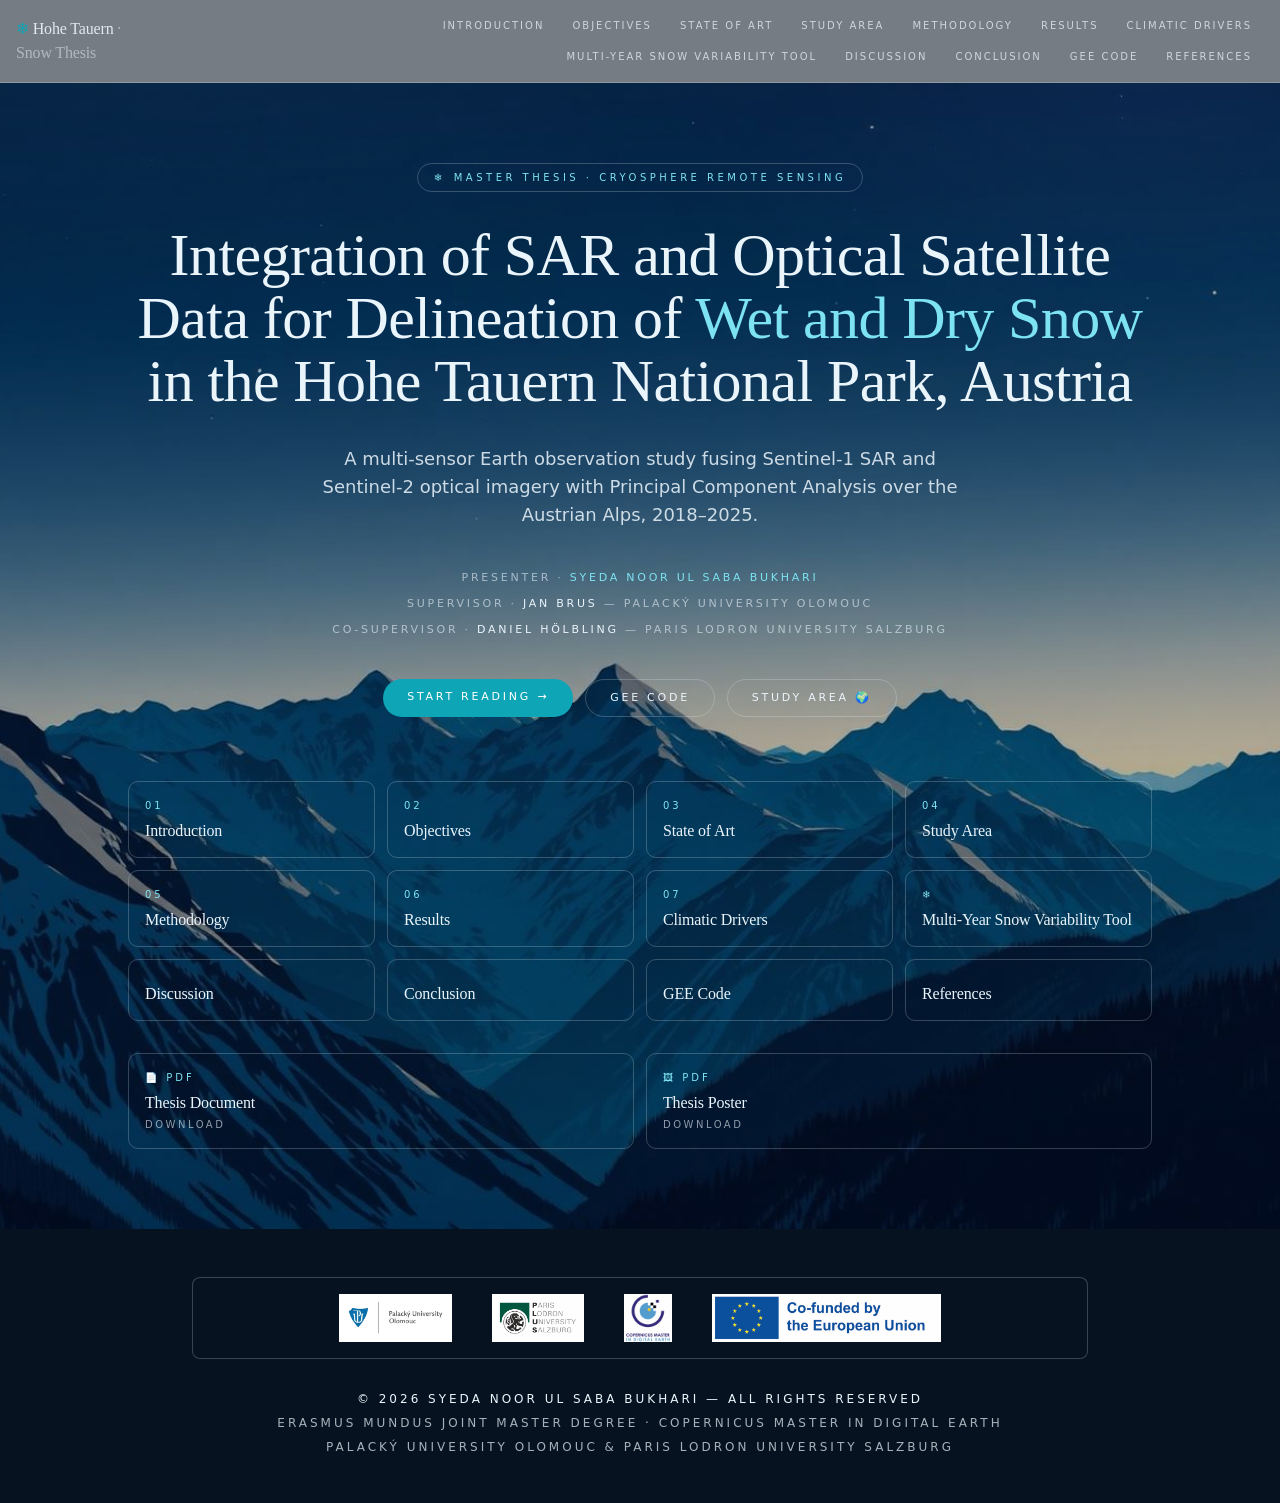
<file: index.html>
<!DOCTYPE html>
<html lang="en" data-tsd-source="/src/routes/__root.tsx:109:5"><head data-tsd-source="/src/routes/__root.tsx:110:7"><meta charset="utf-8"><meta name="viewport" content="width=device-width, initial-scale=1"><title>SAR &amp; Optical Snow Mapping — Hohe Tauern | Master Thesis</title><meta name="author" content="Syeda Noor ul Saba Bukhari"><meta name="twitter:site" content="@Lovable"><meta name="description" content="Master thesis by Syeda Noor ul Saba Bukhari integrating Sentinel-1 SAR and Sentinel-2 optical data to delineate wet and dry snow in Hohe Tauern National Park, Austria (2018–2025)."><meta property="og:title" content="SAR &amp; Optical Snow Mapping — Hohe Tauern | Master Thesis"><meta property="og:description" content="Delineation of wet and dry snow in the Austrian Alps using multi-sensor Earth observation, NDSI, LST and SAR backscatter."><meta property="og:type" content="website"><meta name="twitter:card" content="summary_large_image"><link rel="icon" href="pics/favicon.ico" type="image/x-icon"><link rel="preconnect" href="https://fonts.googleapis.com"><link rel="preconnect" href="https://fonts.gstatic.com" crossorigin="anonymous"><link rel="stylesheet" href="css/styles.css"></head><body data-tsd-source="/src/routes/__root.tsx:113:7"><div aria-hidden="true" style="position:fixed;top:0;left:0;height:3px;width:0%;background:linear-gradient(90deg, var(--color-thesis-accent-glow), var(--color-thesis-accent), var(--color-thesis-aurora));z-index:60;box-shadow:0 0 12px rgba(125,227,240,0.6);transition:width 80ms linear" data-tsd-source="/src/components/thesis/shared.tsx:43:5"></div><nav class="sticky top-0 z-40 border-b backdrop-blur-md" style="background-color:rgba(6,18,31,0.55);border-color:var(--color-thesis-line);color:var(--color-thesis-ice)" data-tsd-source="/src/components/thesis/shared.tsx:123:5"><div class="mx-auto flex max-w-7xl items-center justify-between gap-4 px-4 py-3" data-tsd-source="/src/components/thesis/shared.tsx:131:7"><a data-tsd-source="/src/components/thesis/shared.tsx:132:9" class="font-display text-base tracking-tight active" href="index.html" data-status="active" aria-current="page"><span style="color:var(--color-thesis-accent)" data-tsd-source="/src/components/thesis/shared.tsx:133:11">❄</span> <span class="opacity-90" data-tsd-source="/src/components/thesis/shared.tsx:134:11">Hohe Tauern</span><span class="opacity-50" data-tsd-source="/src/components/thesis/shared.tsx:135:11"> · Snow Thesis</span></a><div class="hidden flex-wrap justify-end gap-1 lg:flex" data-tsd-source="/src/components/thesis/shared.tsx:137:9"><a data-tsd-source="/src/components/thesis/shared.tsx:139:13" href="introduction.html" style="opacity:0.75" class="rounded-full px-3 py-1.5 text-[10px] uppercase tracking-[0.2em] transition-opacity hover:opacity-100">Introduction</a><a data-tsd-source="/src/components/thesis/shared.tsx:139:13" href="objectives.html" style="opacity:0.75" class="rounded-full px-3 py-1.5 text-[10px] uppercase tracking-[0.2em] transition-opacity hover:opacity-100">Objectives</a><a data-tsd-source="/src/components/thesis/shared.tsx:139:13" href="state-of-art.html" style="opacity:0.75" class="rounded-full px-3 py-1.5 text-[10px] uppercase tracking-[0.2em] transition-opacity hover:opacity-100">State of Art</a><a data-tsd-source="/src/components/thesis/shared.tsx:139:13" href="study-area.html" style="opacity:0.75" class="rounded-full px-3 py-1.5 text-[10px] uppercase tracking-[0.2em] transition-opacity hover:opacity-100">Study Area</a><a data-tsd-source="/src/components/thesis/shared.tsx:139:13" href="methodology.html" style="opacity:0.75" class="rounded-full px-3 py-1.5 text-[10px] uppercase tracking-[0.2em] transition-opacity hover:opacity-100">Methodology</a><a data-tsd-source="/src/components/thesis/shared.tsx:139:13" href="results.html" style="opacity:0.75" class="rounded-full px-3 py-1.5 text-[10px] uppercase tracking-[0.2em] transition-opacity hover:opacity-100">Results</a><a data-tsd-source="/src/components/thesis/shared.tsx:139:13" href="climate-drivers.html" style="opacity:0.75" class="rounded-full px-3 py-1.5 text-[10px] uppercase tracking-[0.2em] transition-opacity hover:opacity-100">Climatic Drivers</a><a data-tsd-source="/src/components/thesis/shared.tsx:139:13" href="year-compare.html" style="opacity:0.75" class="rounded-full px-3 py-1.5 text-[10px] uppercase tracking-[0.2em] transition-opacity hover:opacity-100">Multi-Year Snow Variability Tool</a><a data-tsd-source="/src/components/thesis/shared.tsx:139:13" href="discussion.html" style="opacity:0.75" class="rounded-full px-3 py-1.5 text-[10px] uppercase tracking-[0.2em] transition-opacity hover:opacity-100">Discussion</a><a data-tsd-source="/src/components/thesis/shared.tsx:139:13" href="conclusion.html" style="opacity:0.75" class="rounded-full px-3 py-1.5 text-[10px] uppercase tracking-[0.2em] transition-opacity hover:opacity-100">Conclusion</a><a data-tsd-source="/src/components/thesis/shared.tsx:139:13" href="gee-code.html" style="opacity:0.75" class="rounded-full px-3 py-1.5 text-[10px] uppercase tracking-[0.2em] transition-opacity hover:opacity-100">GEE Code</a><a data-tsd-source="/src/components/thesis/shared.tsx:139:13" href="references.html" style="opacity:0.75" class="rounded-full px-3 py-1.5 text-[10px] uppercase tracking-[0.2em] transition-opacity hover:opacity-100">References</a></div><details class="relative lg:hidden" data-tsd-source="/src/components/thesis/shared.tsx:156:9"><summary class="cursor-pointer list-none rounded-md border px-3 py-1.5 text-[10px] uppercase tracking-[0.2em]" style="border-color:currentColor" data-tsd-source="/src/components/thesis/shared.tsx:157:11">Menu</summary><div class="absolute right-0 top-full z-50 mt-2 flex w-56 flex-col rounded-md border bg-white p-2 shadow-xl" style="color:var(--color-thesis-ink);border-color:rgba(11,29,42,0.1)" data-tsd-source="/src/components/thesis/shared.tsx:160:11"><a data-tsd-source="/src/components/thesis/shared.tsx:165:15" href="introduction.html" class="rounded px-3 py-1.5 text-xs uppercase tracking-[0.2em] hover:bg-slate-100">Introduction</a><a data-tsd-source="/src/components/thesis/shared.tsx:165:15" href="objectives.html" class="rounded px-3 py-1.5 text-xs uppercase tracking-[0.2em] hover:bg-slate-100">Objectives</a><a data-tsd-source="/src/components/thesis/shared.tsx:165:15" href="state-of-art.html" class="rounded px-3 py-1.5 text-xs uppercase tracking-[0.2em] hover:bg-slate-100">State of Art</a><a data-tsd-source="/src/components/thesis/shared.tsx:165:15" href="study-area.html" class="rounded px-3 py-1.5 text-xs uppercase tracking-[0.2em] hover:bg-slate-100">Study Area</a><a data-tsd-source="/src/components/thesis/shared.tsx:165:15" href="methodology.html" class="rounded px-3 py-1.5 text-xs uppercase tracking-[0.2em] hover:bg-slate-100">Methodology</a><a data-tsd-source="/src/components/thesis/shared.tsx:165:15" href="results.html" class="rounded px-3 py-1.5 text-xs uppercase tracking-[0.2em] hover:bg-slate-100">Results</a><a data-tsd-source="/src/components/thesis/shared.tsx:165:15" href="climate-drivers.html" class="rounded px-3 py-1.5 text-xs uppercase tracking-[0.2em] hover:bg-slate-100">Climatic Drivers</a><a data-tsd-source="/src/components/thesis/shared.tsx:165:15" href="year-compare.html" class="rounded px-3 py-1.5 text-xs uppercase tracking-[0.2em] hover:bg-slate-100">Multi-Year Snow Variability Tool</a><a data-tsd-source="/src/components/thesis/shared.tsx:165:15" href="discussion.html" class="rounded px-3 py-1.5 text-xs uppercase tracking-[0.2em] hover:bg-slate-100">Discussion</a><a data-tsd-source="/src/components/thesis/shared.tsx:165:15" href="conclusion.html" class="rounded px-3 py-1.5 text-xs uppercase tracking-[0.2em] hover:bg-slate-100">Conclusion</a><a data-tsd-source="/src/components/thesis/shared.tsx:165:15" href="gee-code.html" class="rounded px-3 py-1.5 text-xs uppercase tracking-[0.2em] hover:bg-slate-100">GEE Code</a><a data-tsd-source="/src/components/thesis/shared.tsx:165:15" href="references.html" class="rounded px-3 py-1.5 text-xs uppercase tracking-[0.2em] hover:bg-slate-100">References</a></div></details></div></nav><!--$--><main style="background-color:var(--color-thesis-bg);color:var(--color-thesis-ice)" data-tsd-source="/src/routes/index.tsx:25:5"><header class="thesis-aurora relative flex min-h-[calc(100vh-56px)] w-full flex-col items-center justify-center overflow-hidden px-6 py-20" data-tsd-source="/src/routes/index.tsx:26:7"><img src="pics/hero_alpine.jpg" alt="Snow-covered peaks of Hohe Tauern National Park" class="absolute inset-0 h-full w-full object-cover opacity-70" data-tsd-source="/src/routes/index.tsx:29:9"><div aria-hidden="true" class="pointer-events-none absolute inset-0" style="background:linear-gradient(180deg, rgba(6,18,31,0.55) 0%, rgba(6,18,31,0.25) 35%, rgba(6,18,31,0.98) 100%)" data-tsd-source="/src/routes/index.tsx:34:9"></div><div aria-hidden="true" class="thesis-snow pointer-events-none" data-tsd-source="/src/routes/index.tsx:42:9"><span class="thesis-snow-flake" style="left:38.04984409667653%;font-size:10.031183884613952px;opacity:0.4827626409515535;animation-duration:7.9685007124001075s;animation-delay:-6.762746948483083s" data-tsd-source="/src/routes/index.tsx:50:15">❄</span><span class="thesis-snow-flake" style="left:7.899022955660384%;font-size:21.15684926808101px;opacity:0.44551567475961834;animation-duration:15.65210408174778s;animation-delay:-7.619084725155392s" data-tsd-source="/src/routes/index.tsx:50:15">❄</span><span class="thesis-snow-flake" style="left:57.74783418373688%;font-size:8.205080557351062px;opacity:0.8155590680530327;animation-duration:7.068949233216411s;animation-delay:-5.134179918441505s" data-tsd-source="/src/routes/index.tsx:50:15">❄</span><span class="thesis-snow-flake" style="left:19.41515818426838%;font-size:18.579974567966847px;opacity:0.5657989720225165;animation-duration:9.119044076401941s;animation-delay:-1.7225179979311376s" data-tsd-source="/src/routes/index.tsx:50:15">❄</span><span class="thesis-snow-flake" style="left:79.87766618445522%;font-size:11.279918824929528px;opacity:0.44737399384073634;animation-duration:6.175412365876724s;animation-delay:-4.466821562286608s" data-tsd-source="/src/routes/index.tsx:50:15">❄</span><span class="thesis-snow-flake" style="left:9.05798374310569%;font-size:17.73992864348649px;opacity:0.7906114743686481;animation-duration:8.162878279594322s;animation-delay:-2.22766837426429s" data-tsd-source="/src/routes/index.tsx:50:15">❄</span><span class="thesis-snow-flake" style="left:29.154054730795952%;font-size:20.42230494178163px;opacity:0.7166991547251387;animation-duration:9.743660095448414s;animation-delay:-5.947583799722761s" data-tsd-source="/src/routes/index.tsx:50:15">❄</span><span class="thesis-snow-flake" style="left:34.617367231032816%;font-size:14.258495231896282px;opacity:0.6180710137755486;animation-duration:7.185406157054139s;animation-delay:-11.212794776713263s" data-tsd-source="/src/routes/index.tsx:50:15">❄</span><span class="thesis-snow-flake" style="left:59.64438579019191%;font-size:18.633662657069642px;opacity:0.8931409681481719;animation-duration:10.59892950952575s;animation-delay:-4.661949000299802s" data-tsd-source="/src/routes/index.tsx:50:15">❄</span><span class="thesis-snow-flake" style="left:24.298002485452596%;font-size:12.457241876897442px;opacity:0.9142443211421133;animation-duration:9.550209657860673s;animation-delay:-2.9545975095556942s" data-tsd-source="/src/routes/index.tsx:50:15">❄</span><span class="thesis-snow-flake" style="left:29.648098398983613%;font-size:11.983087490782097px;opacity:0.6720284243032755;animation-duration:6.815340896665453s;animation-delay:-2.729938594721589s" data-tsd-source="/src/routes/index.tsx:50:15">❄</span><span class="thesis-snow-flake" style="left:2.161851213430155%;font-size:9.47915851783769px;opacity:0.4072288309430078;animation-duration:7.138870030399801s;animation-delay:-5.701914852735588s" data-tsd-source="/src/routes/index.tsx:50:15">❄</span><span class="thesis-snow-flake" style="left:78.27933805467322%;font-size:10.609619936772786px;opacity:0.9644018871916694;animation-duration:13.7235198709247s;animation-delay:-6.755801605576864s" data-tsd-source="/src/routes/index.tsx:50:15">❄</span><span class="thesis-snow-flake" style="left:56.62886274796608%;font-size:17.893939070037447px;opacity:0.7329089871610027;animation-duration:15.10893742474536s;animation-delay:-9.369226087765028s" data-tsd-source="/src/routes/index.tsx:50:15">❄</span><span class="thesis-snow-flake" style="left:87.43878478262866%;font-size:20.549546800083426px;opacity:0.9426091342457127;animation-duration:8.199509635464965s;animation-delay:-6.401497984513753s" data-tsd-source="/src/routes/index.tsx:50:15">❄</span><span class="thesis-snow-flake" style="left:71.67082678123191%;font-size:18.448960581110953px;opacity:0.905754090700844;animation-duration:12.010784847189663s;animation-delay:-9.35808264404428s" data-tsd-source="/src/routes/index.tsx:50:15">❄</span><span class="thesis-snow-flake" style="left:19.526628830506667%;font-size:16.06254511155562px;opacity:0.6057219872729775;animation-duration:15.780781401023741s;animation-delay:-1.3354780816598133s" data-tsd-source="/src/routes/index.tsx:50:15">❄</span><span class="thesis-snow-flake" style="left:55.648628383323405%;font-size:18.56912840458234px;opacity:0.6477521824416893;animation-duration:13.223842597412691s;animation-delay:-8.394026071966966s" data-tsd-source="/src/routes/index.tsx:50:15">❄</span><span class="thesis-snow-flake" style="left:72.74030812398944%;font-size:17.029590351310503px;opacity:0.664677455832412;animation-duration:14.020186567796543s;animation-delay:-10.314824108496774s" data-tsd-source="/src/routes/index.tsx:50:15">❄</span><span class="thesis-snow-flake" style="left:55.881635611859195%;font-size:21.505072629646715px;opacity:0.5112784927415508;animation-duration:10.644776028785484s;animation-delay:-9.689186405384174s" data-tsd-source="/src/routes/index.tsx:50:15">❄</span><span class="thesis-snow-flake" style="left:72.12226843327636%;font-size:18.374389323212768px;opacity:0.9289798304894793;animation-duration:8.481654474378734s;animation-delay:-3.5700070283519603s" data-tsd-source="/src/routes/index.tsx:50:15">❄</span><span class="thesis-snow-flake" style="left:38.09339094541995%;font-size:17.63042191617979px;opacity:0.6429806566907924;animation-duration:6.869154438660291s;animation-delay:-1.2526065268646454s" data-tsd-source="/src/routes/index.tsx:50:15">❄</span><span class="thesis-snow-flake" style="left:56.131319329282945%;font-size:18.320961266373075px;opacity:0.6730013244053573;animation-duration:7.8095574075896455s;animation-delay:-10.538180715563264s" data-tsd-source="/src/routes/index.tsx:50:15">❄</span><span class="thesis-snow-flake" style="left:59.03248041231595%;font-size:13.971255967178339px;opacity:0.9129697137817305;animation-duration:7.1597585623603734s;animation-delay:-10.481807231174177s" data-tsd-source="/src/routes/index.tsx:50:15">❄</span><span class="thesis-snow-flake" style="left:43.05471004149408%;font-size:13.752143007063076px;opacity:0.622868290950816;animation-duration:15.024017247834s;animation-delay:-8.725714015494345s" data-tsd-source="/src/routes/index.tsx:50:15">❄</span><span class="thesis-snow-flake" style="left:70.28341916545276%;font-size:8.375396845734px;opacity:0.8709926203382407;animation-duration:10.625193600586886s;animation-delay:-9.984129049587473s" data-tsd-source="/src/routes/index.tsx:50:15">❄</span><span class="thesis-snow-flake" style="left:41.7636232807006%;font-size:16.193296586180196px;opacity:0.7747655556817725;animation-duration:9.437366438475884s;animation-delay:-2.3053837506005372s" data-tsd-source="/src/routes/index.tsx:50:15">❄</span><span class="thesis-snow-flake" style="left:78.97664010992938%;font-size:11.948052704534618px;opacity:0.486225337680537;animation-duration:13.085445973412083s;animation-delay:-11.4605906635514s" data-tsd-source="/src/routes/index.tsx:50:15">❄</span><span class="thesis-snow-flake" style="left:71.71071597533603%;font-size:13.76662316057264px;opacity:0.693997958888162;animation-duration:12.099954915529018s;animation-delay:-5.536119984370791s" data-tsd-source="/src/routes/index.tsx:50:15">❄</span><span class="thesis-snow-flake" style="left:95.13018017360086%;font-size:10.956728678621722px;opacity:0.47161654507597567;animation-duration:11.311156553500236s;animation-delay:-11.612915775306654s" data-tsd-source="/src/routes/index.tsx:50:15">❄</span><span class="thesis-snow-flake" style="left:60.12146107233753%;font-size:17.57085643703716px;opacity:0.4283881375234469;animation-duration:8.70197720406392s;animation-delay:-11.139224328376224s" data-tsd-source="/src/routes/index.tsx:50:15">❄</span><span class="thesis-snow-flake" style="left:45.66544107968451%;font-size:14.65481894559988px;opacity:0.7382075856628283;animation-duration:10.256566856276594s;animation-delay:-1.981699271146221s" data-tsd-source="/src/routes/index.tsx:50:15">❄</span><span class="thesis-snow-flake" style="left:6.96583949760794%;font-size:18.825258940010766px;opacity:0.5158660647800531;animation-duration:10.854607572179876s;animation-delay:-0.5394464473972729s" data-tsd-source="/src/routes/index.tsx:50:15">❄</span><span class="thesis-snow-flake" style="left:39.25108392264887%;font-size:21.27726404095265px;opacity:0.6877453944099088;animation-duration:14.067879209369513s;animation-delay:-8.727290247729012s" data-tsd-source="/src/routes/index.tsx:50:15">❄</span><span class="thesis-snow-flake" style="left:11.063070053878011%;font-size:8.468543055905366px;opacity:0.6006831427004953;animation-duration:10.646953420620301s;animation-delay:-11.094604287545959s" data-tsd-source="/src/routes/index.tsx:50:15">❄</span><span class="thesis-snow-flake" style="left:73.28880906861819%;font-size:20.445491887776925px;opacity:0.8557548832087937;animation-duration:14.353650848647899s;animation-delay:-2.6557779401077823s" data-tsd-source="/src/routes/index.tsx:50:15">❄</span><span class="thesis-snow-flake" style="left:11.358252025838%;font-size:15.472044372315315px;opacity:0.6629961817291199;animation-duration:15.228149891621172s;animation-delay:-10.828587179119943s" data-tsd-source="/src/routes/index.tsx:50:15">❄</span><span class="thesis-snow-flake" style="left:58.70969811731448%;font-size:13.637248277150078px;opacity:0.8988692966790719;animation-duration:8.747925073589437s;animation-delay:-11.722748514408051s" data-tsd-source="/src/routes/index.tsx:50:15">❄</span><span class="thesis-snow-flake" style="left:97.86072118646301%;font-size:16.264357255863075px;opacity:0.42992908463095225;animation-duration:9.965610618957207s;animation-delay:-5.517246604099593s" data-tsd-source="/src/routes/index.tsx:50:15">❄</span><span class="thesis-snow-flake" style="left:30.911252879397864%;font-size:16.81185547793253px;opacity:0.8010617588087738;animation-duration:11.742578287142535s;animation-delay:-9.286560205235961s" data-tsd-source="/src/routes/index.tsx:50:15">❄</span><span class="thesis-snow-flake" style="left:64.31786634938142%;font-size:15.238002000733498px;opacity:0.8632887760699535;animation-duration:13.633965969217417s;animation-delay:-9.743886933167254s" data-tsd-source="/src/routes/index.tsx:50:15">❄</span><span class="thesis-snow-flake" style="left:98.71172594193192%;font-size:15.002011296295395px;opacity:0.4397312500578183;animation-duration:6.930935362342533s;animation-delay:-8.437335986239486s" data-tsd-source="/src/routes/index.tsx:50:15">❄</span><span class="thesis-snow-flake" style="left:83.14929325827973%;font-size:20.85212304299261px;opacity:0.7505974872150827;animation-duration:10.355651939665657s;animation-delay:-4.224856682978014s" data-tsd-source="/src/routes/index.tsx:50:15">❄</span><span class="thesis-snow-flake" style="left:39.32211521280114%;font-size:19.625037994208174px;opacity:0.7105557655407277;animation-duration:12.170332938365855s;animation-delay:-1.332822250506978s" data-tsd-source="/src/routes/index.tsx:50:15">❄</span><span class="thesis-snow-flake" style="left:53.721473812084966%;font-size:9.57081052893356px;opacity:0.5035278523575007;animation-duration:8.684240684346342s;animation-delay:-5.640585005623684s" data-tsd-source="/src/routes/index.tsx:50:15">❄</span><span class="thesis-snow-flake" style="left:41.6260761218326%;font-size:12.41407412852275px;opacity:0.4491247359900441;animation-duration:7.744164722526711s;animation-delay:-9.86782061705415s" data-tsd-source="/src/routes/index.tsx:50:15">❄</span><span class="thesis-snow-flake" style="left:68.91266052442242%;font-size:9.08956358637591px;opacity:0.9288261348210727;animation-duration:9.22765703428937s;animation-delay:-9.737860933694137s" data-tsd-source="/src/routes/index.tsx:50:15">❄</span><span class="thesis-snow-flake" style="left:97.20091869101879%;font-size:12.803011898949967px;opacity:0.43510674380733017;animation-duration:6.339782320783312s;animation-delay:-6.153473066886949s" data-tsd-source="/src/routes/index.tsx:50:15">❄</span><span class="thesis-snow-flake" style="left:7.029238754967104%;font-size:8.554514290391133px;opacity:0.5923588449383984;animation-duration:12.048398641050856s;animation-delay:-9.53266418235961s" data-tsd-source="/src/routes/index.tsx:50:15">❄</span><span class="thesis-snow-flake" style="left:38.789167790224546%;font-size:14.474534411985328px;opacity:0.760076001083891;animation-duration:15.969758756483207s;animation-delay:-8.274150145969175s" data-tsd-source="/src/routes/index.tsx:50:15">❄</span><span class="thesis-snow-flake" style="left:93.74767542973575%;font-size:14.632381865141223px;opacity:0.8017135708629364;animation-duration:7.265988751391589s;animation-delay:-1.1474158908694179s" data-tsd-source="/src/routes/index.tsx:50:15">❄</span><span class="thesis-snow-flake" style="left:96.76263507367393%;font-size:20.348552430694212px;opacity:0.5341890205299576;animation-duration:6.259762231540266s;animation-delay:-7.721799852335736s" data-tsd-source="/src/routes/index.tsx:50:15">❄</span><span class="thesis-snow-flake" style="left:53.45690624485155%;font-size:14.841771204123784px;opacity:0.5704862928921646;animation-duration:6.755251212054158s;animation-delay:-1.1228149634030062s" data-tsd-source="/src/routes/index.tsx:50:15">❄</span><span class="thesis-snow-flake" style="left:64.10765134412864%;font-size:16.760337363937683px;opacity:0.41377861565871105;animation-duration:6.235917468860178s;animation-delay:-7.853960068549492s" data-tsd-source="/src/routes/index.tsx:50:15">❄</span><span class="thesis-snow-flake" style="left:55.200352170654355%;font-size:10.127497099326034px;opacity:0.5216507968605695;animation-duration:9.120877478874862s;animation-delay:-5.845770467098979s" data-tsd-source="/src/routes/index.tsx:50:15">❄</span><span class="thesis-snow-flake" style="left:44.42667238106475%;font-size:13.602213957566253px;opacity:0.4248171909078444;animation-duration:13.086422402449468s;animation-delay:-1.0775840106554782s" data-tsd-source="/src/routes/index.tsx:50:15">❄</span><span class="thesis-snow-flake" style="left:30.859150090257458%;font-size:16.694082463504344px;opacity:0.9729558363212933;animation-duration:7.2905693209711755s;animation-delay:-3.2541754222852033s" data-tsd-source="/src/routes/index.tsx:50:15">❄</span><span class="thesis-snow-flake" style="left:6.477373563578315%;font-size:11.516387920085043px;opacity:0.6194451140673812;animation-duration:7.554766610173555s;animation-delay:-0.6210454389792481s" data-tsd-source="/src/routes/index.tsx:50:15">❄</span><span class="thesis-snow-flake" style="left:65.16947425999247%;font-size:8.65640838900203px;opacity:0.4105803581763261;animation-duration:13.655251289492973s;animation-delay:-1.8969316036956814s" data-tsd-source="/src/routes/index.tsx:50:15">❄</span><span class="thesis-snow-flake" style="left:25.977972616235935%;font-size:12.985735638214827px;opacity:0.4588904905603506;animation-duration:13.885698749975123s;animation-delay:-11.712708159352497s" data-tsd-source="/src/routes/index.tsx:50:15">❄</span></div><div class="relative z-10 mx-auto flex w-full max-w-5xl flex-col items-center text-center" data-tsd-source="/src/routes/index.tsx:67:9"><span class="inline-flex items-center gap-2 rounded-full border px-4 py-1.5 text-[10px] uppercase tracking-[0.35em]" style="border-color:var(--color-thesis-line);color:var(--color-thesis-accent-glow)" data-tsd-source="/src/routes/index.tsx:68:11"><span data-tsd-source="/src/routes/index.tsx:72:13">❄</span> Master Thesis · Cryosphere Remote Sensing</span><h1 class="font-display mt-8 text-balance text-3xl leading-[1.05] md:text-5xl lg:text-6xl" data-tsd-source="/src/routes/index.tsx:75:11">Integration of SAR and Optical Satellite Data for Delineation of<!-- --> <span style="color:var(--color-thesis-accent-glow)" data-tsd-source="/src/routes/index.tsx:77:13">Wet and Dry Snow</span> in the Hohe Tauern National Park, Austria</h1><p class="mt-8 max-w-2xl text-base opacity-85 md:text-lg" data-tsd-source="/src/routes/index.tsx:80:11">A multi-sensor Earth observation study fusing Sentinel-1 SAR and Sentinel-2 optical imagery with Principal Component Analysis over the Austrian Alps, 2018–2025.</p><div class="mt-10 grid gap-2 text-[11px] uppercase leading-relaxed tracking-[0.25em]" data-tsd-source="/src/routes/index.tsx:85:11"><div data-tsd-source="/src/routes/index.tsx:86:13"><span class="opacity-60" data-tsd-source="/src/routes/index.tsx:87:15">Presenter · </span><span style="color:var(--color-thesis-accent-glow)" data-tsd-source="/src/routes/index.tsx:88:15">Syeda Noor ul Saba Bukhari</span></div><div data-tsd-source="/src/routes/index.tsx:90:13"><span class="opacity-60" data-tsd-source="/src/routes/index.tsx:91:15">Supervisor · </span><span data-tsd-source="/src/routes/index.tsx:92:15">Jan Brus</span><span class="opacity-60" data-tsd-source="/src/routes/index.tsx:93:15"> — Palacký University Olomouc</span></div><div data-tsd-source="/src/routes/index.tsx:95:13"><span class="opacity-60" data-tsd-source="/src/routes/index.tsx:96:15">Co-supervisor · </span><span data-tsd-source="/src/routes/index.tsx:97:15">Daniel Hölbling</span><span class="opacity-60" data-tsd-source="/src/routes/index.tsx:98:15"> — Paris Lodron University Salzburg</span></div></div><div class="mt-10 flex flex-wrap justify-center gap-3" data-tsd-source="/src/routes/index.tsx:102:11"><a data-tsd-source="/src/routes/index.tsx:103:13" href="introduction.html" style="background-color:var(--color-thesis-accent);color:#fff" class="rounded-full px-6 py-2.5 text-[11px] uppercase tracking-[0.25em] transition-transform hover:-translate-y-0.5">Start reading →</a><a data-tsd-source="/src/routes/index.tsx:110:13" href="gee-code.html" style="border-color:var(--color-thesis-line);color:var(--color-thesis-ice)" class="rounded-full border px-6 py-2.5 text-[11px] uppercase tracking-[0.25em] hover:bg-white/10">GEE Code</a><a data-tsd-source="/src/routes/index.tsx:117:13" href="study-area.html" style="border-color:var(--color-thesis-line);color:var(--color-thesis-ice)" class="rounded-full border px-6 py-2.5 text-[11px] uppercase tracking-[0.25em] hover:bg-white/10">Study Area 🌍</a></div><div class="mt-16 grid w-full grid-cols-2 gap-3 sm:grid-cols-3 md:grid-cols-4" data-tsd-source="/src/routes/index.tsx:126:11"><a data-tsd-source="/src/routes/index.tsx:128:15" href="introduction.html" style="border-color:var(--color-thesis-line)" class="group rounded-lg border p-4 text-left transition-all hover:-translate-y-0.5 hover:bg-white/5"><p class="text-[10px] uppercase tracking-[0.3em]" style="color:var(--color-thesis-accent-glow)" data-tsd-source="/src/routes/index.tsx:134:17">01</p><p class="font-display mt-2 text-base leading-tight" data-tsd-source="/src/routes/index.tsx:137:17">Introduction</p></a><a data-tsd-source="/src/routes/index.tsx:128:15" href="objectives.html" style="border-color:var(--color-thesis-line)" class="group rounded-lg border p-4 text-left transition-all hover:-translate-y-0.5 hover:bg-white/5"><p class="text-[10px] uppercase tracking-[0.3em]" style="color:var(--color-thesis-accent-glow)" data-tsd-source="/src/routes/index.tsx:134:17">02</p><p class="font-display mt-2 text-base leading-tight" data-tsd-source="/src/routes/index.tsx:137:17">Objectives</p></a><a data-tsd-source="/src/routes/index.tsx:128:15" href="state-of-art.html" style="border-color:var(--color-thesis-line)" class="group rounded-lg border p-4 text-left transition-all hover:-translate-y-0.5 hover:bg-white/5"><p class="text-[10px] uppercase tracking-[0.3em]" style="color:var(--color-thesis-accent-glow)" data-tsd-source="/src/routes/index.tsx:134:17">03</p><p class="font-display mt-2 text-base leading-tight" data-tsd-source="/src/routes/index.tsx:137:17">State of Art</p></a><a data-tsd-source="/src/routes/index.tsx:128:15" href="study-area.html" style="border-color:var(--color-thesis-line)" class="group rounded-lg border p-4 text-left transition-all hover:-translate-y-0.5 hover:bg-white/5"><p class="text-[10px] uppercase tracking-[0.3em]" style="color:var(--color-thesis-accent-glow)" data-tsd-source="/src/routes/index.tsx:134:17">04</p><p class="font-display mt-2 text-base leading-tight" data-tsd-source="/src/routes/index.tsx:137:17">Study Area</p></a><a data-tsd-source="/src/routes/index.tsx:128:15" href="methodology.html" style="border-color:var(--color-thesis-line)" class="group rounded-lg border p-4 text-left transition-all hover:-translate-y-0.5 hover:bg-white/5"><p class="text-[10px] uppercase tracking-[0.3em]" style="color:var(--color-thesis-accent-glow)" data-tsd-source="/src/routes/index.tsx:134:17">05</p><p class="font-display mt-2 text-base leading-tight" data-tsd-source="/src/routes/index.tsx:137:17">Methodology</p></a><a data-tsd-source="/src/routes/index.tsx:128:15" href="results.html" style="border-color:var(--color-thesis-line)" class="group rounded-lg border p-4 text-left transition-all hover:-translate-y-0.5 hover:bg-white/5"><p class="text-[10px] uppercase tracking-[0.3em]" style="color:var(--color-thesis-accent-glow)" data-tsd-source="/src/routes/index.tsx:134:17">06</p><p class="font-display mt-2 text-base leading-tight" data-tsd-source="/src/routes/index.tsx:137:17">Results</p></a><a data-tsd-source="/src/routes/index.tsx:128:15" href="climate-drivers.html" style="border-color:var(--color-thesis-line)" class="group rounded-lg border p-4 text-left transition-all hover:-translate-y-0.5 hover:bg-white/5"><p class="text-[10px] uppercase tracking-[0.3em]" style="color:var(--color-thesis-accent-glow)" data-tsd-source="/src/routes/index.tsx:134:17">07</p><p class="font-display mt-2 text-base leading-tight" data-tsd-source="/src/routes/index.tsx:137:17">Climatic Drivers</p></a><a data-tsd-source="/src/routes/index.tsx:128:15" href="year-compare.html" style="border-color:var(--color-thesis-line)" class="group rounded-lg border p-4 text-left transition-all hover:-translate-y-0.5 hover:bg-white/5"><p class="text-[10px] uppercase tracking-[0.3em]" style="color:var(--color-thesis-accent-glow)" data-tsd-source="/src/routes/index.tsx:134:17">❄</p><p class="font-display mt-2 text-base leading-tight" data-tsd-source="/src/routes/index.tsx:137:17">Multi-Year Snow Variability Tool</p></a><a data-tsd-source="/src/routes/index.tsx:128:15" href="discussion.html" style="border-color:var(--color-thesis-line)" class="group rounded-lg border p-4 text-left transition-all hover:-translate-y-0.5 hover:bg-white/5"><p class="text-[10px] uppercase tracking-[0.3em]" style="color:var(--color-thesis-accent-glow)" data-tsd-source="/src/routes/index.tsx:134:17"></p><p class="font-display mt-2 text-base leading-tight" data-tsd-source="/src/routes/index.tsx:137:17">Discussion</p></a><a data-tsd-source="/src/routes/index.tsx:128:15" href="conclusion.html" style="border-color:var(--color-thesis-line)" class="group rounded-lg border p-4 text-left transition-all hover:-translate-y-0.5 hover:bg-white/5"><p class="text-[10px] uppercase tracking-[0.3em]" style="color:var(--color-thesis-accent-glow)" data-tsd-source="/src/routes/index.tsx:134:17"></p><p class="font-display mt-2 text-base leading-tight" data-tsd-source="/src/routes/index.tsx:137:17">Conclusion</p></a><a data-tsd-source="/src/routes/index.tsx:128:15" href="gee-code.html" style="border-color:var(--color-thesis-line)" class="group rounded-lg border p-4 text-left transition-all hover:-translate-y-0.5 hover:bg-white/5"><p class="text-[10px] uppercase tracking-[0.3em]" style="color:var(--color-thesis-accent-glow)" data-tsd-source="/src/routes/index.tsx:134:17"></p><p class="font-display mt-2 text-base leading-tight" data-tsd-source="/src/routes/index.tsx:137:17">GEE Code</p></a><a data-tsd-source="/src/routes/index.tsx:128:15" href="references.html" style="border-color:var(--color-thesis-line)" class="group rounded-lg border p-4 text-left transition-all hover:-translate-y-0.5 hover:bg-white/5"><p class="text-[10px] uppercase tracking-[0.3em]" style="color:var(--color-thesis-accent-glow)" data-tsd-source="/src/routes/index.tsx:134:17"></p><p class="font-display mt-2 text-base leading-tight" data-tsd-source="/src/routes/index.tsx:137:17">References</p></a></div><div class="mt-8 grid w-full grid-cols-1 gap-3 sm:grid-cols-2" data-tsd-source="/src/routes/index.tsx:142:11"><a href="docs/bukhari26_thesis.pdf" download="" class="group rounded-lg border p-4 text-left transition-all hover:-translate-y-0.5 hover:bg-white/5" style="border-color:var(--color-thesis-line)" data-tsd-source="/src/routes/index.tsx:143:13"><p class="text-[10px] uppercase tracking-[0.3em]" style="color:var(--color-thesis-accent-glow)" data-tsd-source="/src/routes/index.tsx:149:15">📄 PDF</p><p class="font-display mt-2 text-base leading-tight" data-tsd-source="/src/routes/index.tsx:152:15">Thesis Document</p><p class="mt-1 text-[10px] uppercase tracking-[0.25em] opacity-60" data-tsd-source="/src/routes/index.tsx:153:15">Download</p></a><a href="docs/bukhari26_poster.pdf" download="" class="group rounded-lg border p-4 text-left transition-all hover:-translate-y-0.5 hover:bg-white/5" style="border-color:var(--color-thesis-line)" data-tsd-source="/src/routes/index.tsx:155:13"><p class="text-[10px] uppercase tracking-[0.3em]" style="color:var(--color-thesis-accent-glow)" data-tsd-source="/src/routes/index.tsx:161:15">🖼 PDF</p><p class="font-display mt-2 text-base leading-tight" data-tsd-source="/src/routes/index.tsx:164:15">Thesis Poster</p><p class="mt-1 text-[10px] uppercase tracking-[0.25em] opacity-60" data-tsd-source="/src/routes/index.tsx:165:15">Download</p></a></div></div></header><footer class="px-6 py-12 text-center text-xs uppercase tracking-[0.25em]" style="background-color:var(--color-thesis-bg);color:var(--color-thesis-ice)" data-tsd-source="/src/components/thesis/shared.tsx:501:5"><div class="mx-auto mb-8 flex max-w-4xl flex-wrap items-center justify-center gap-6 rounded-md border px-6 py-4 sm:gap-10" style="background-color:var(--color-thesis-bg);border-color:var(--color-thesis-line)" data-tsd-source="/src/components/thesis/shared.tsx:505:7"><img src="pics/palacky_white.jpeg" alt="Palacký University Olomouc" class="h-10 w-auto object-contain sm:h-12" loading="lazy" data-tsd-source="/src/components/thesis/shared.tsx:510:11"><img src="pics/plus_logo.jpeg" alt="Paris Lodron University Salzburg" class="h-10 w-auto object-contain sm:h-12" loading="lazy" data-tsd-source="/src/components/thesis/shared.tsx:510:11"><img src="pics/copernicus_white.jpeg" alt="Copernicus Master in Digital Earth" class="h-10 w-auto object-contain sm:h-12" loading="lazy" data-tsd-source="/src/components/thesis/shared.tsx:510:11"><img src="pics/eu_logo.jpeg" alt="Co-funded by the European Union" class="h-10 w-auto object-contain sm:h-12" loading="lazy" data-tsd-source="/src/components/thesis/shared.tsx:510:11"></div><p data-tsd-source="/src/components/thesis/shared.tsx:513:7">© 2026 Syeda Noor ul Saba Bukhari — All rights reserved</p><p class="mt-2 opacity-70" data-tsd-source="/src/components/thesis/shared.tsx:514:7">Erasmus Mundus Joint Master Degree · Copernicus Master in Digital Earth</p><p class="mt-2 opacity-70" data-tsd-source="/src/components/thesis/shared.tsx:515:7">Palacký University Olomouc &amp; Paris Lodron University Salzburg</p></footer></main><!--/$--></body></html>
</file>
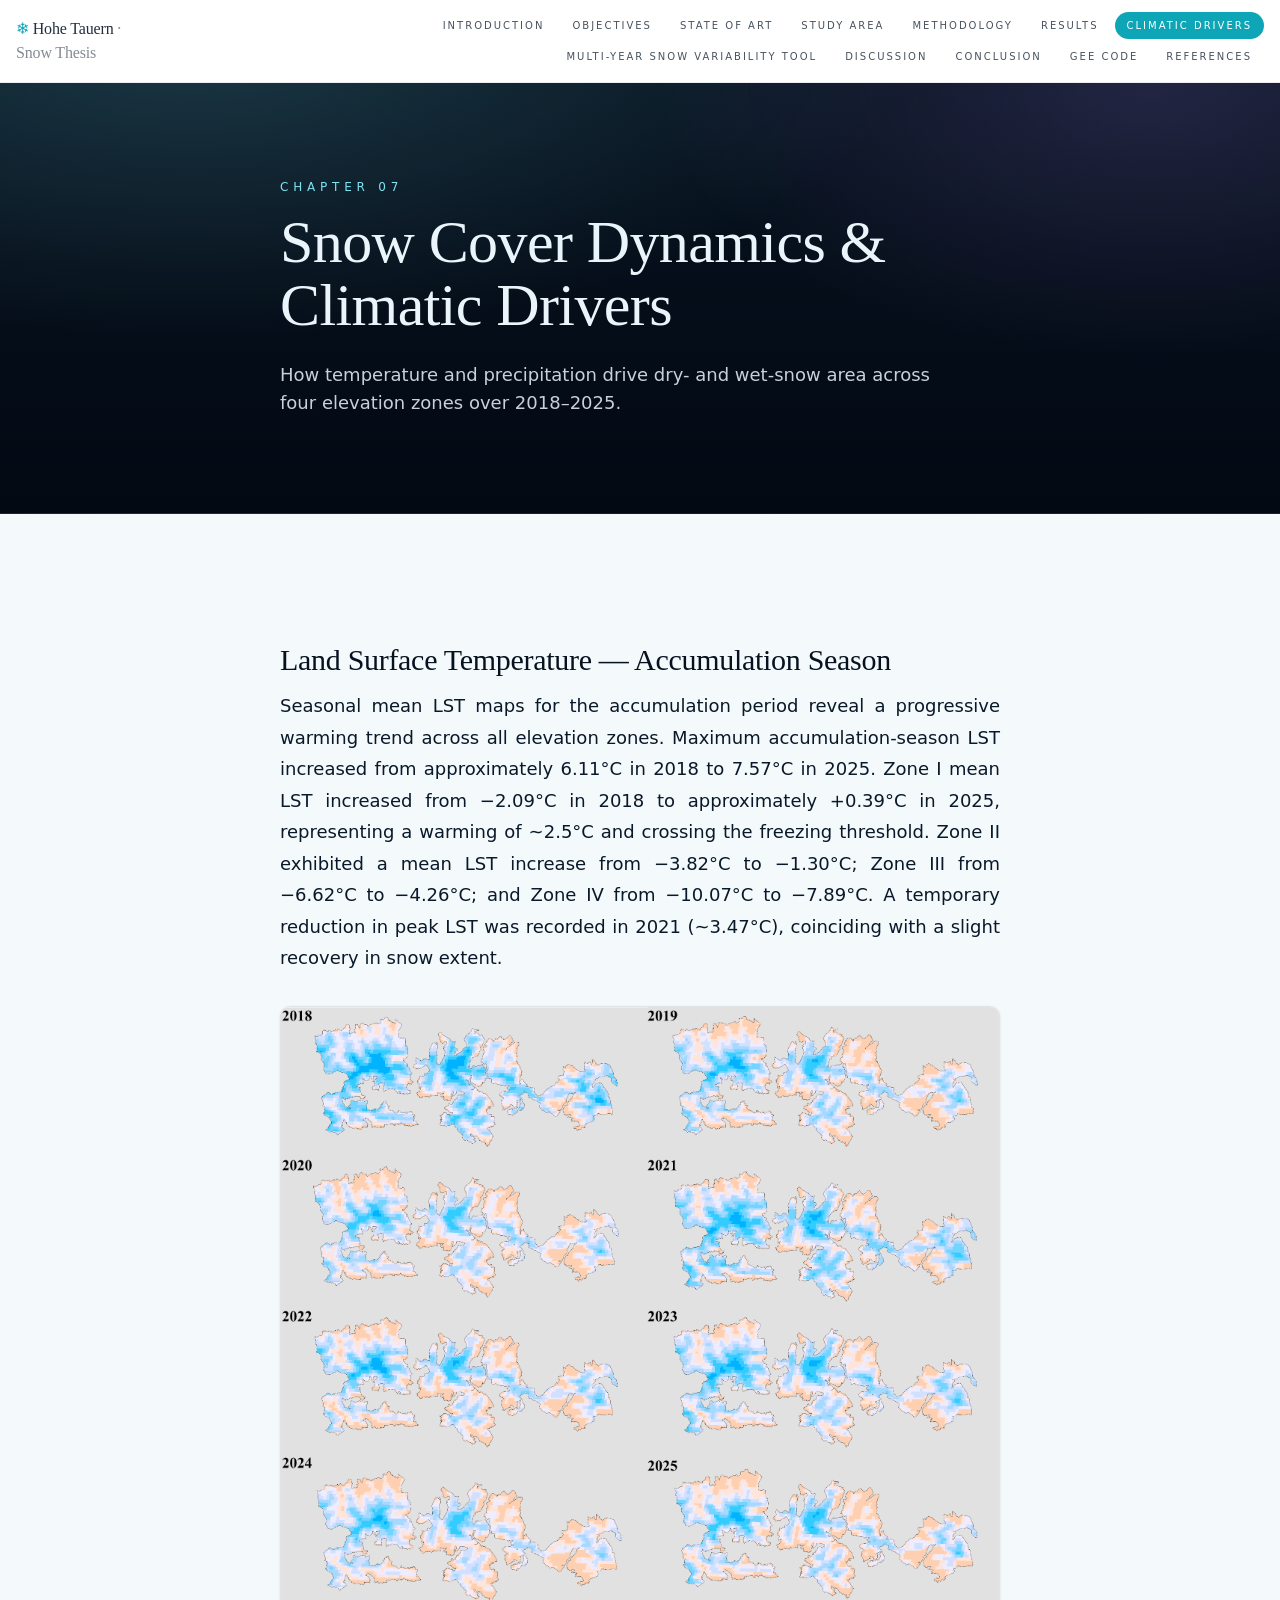
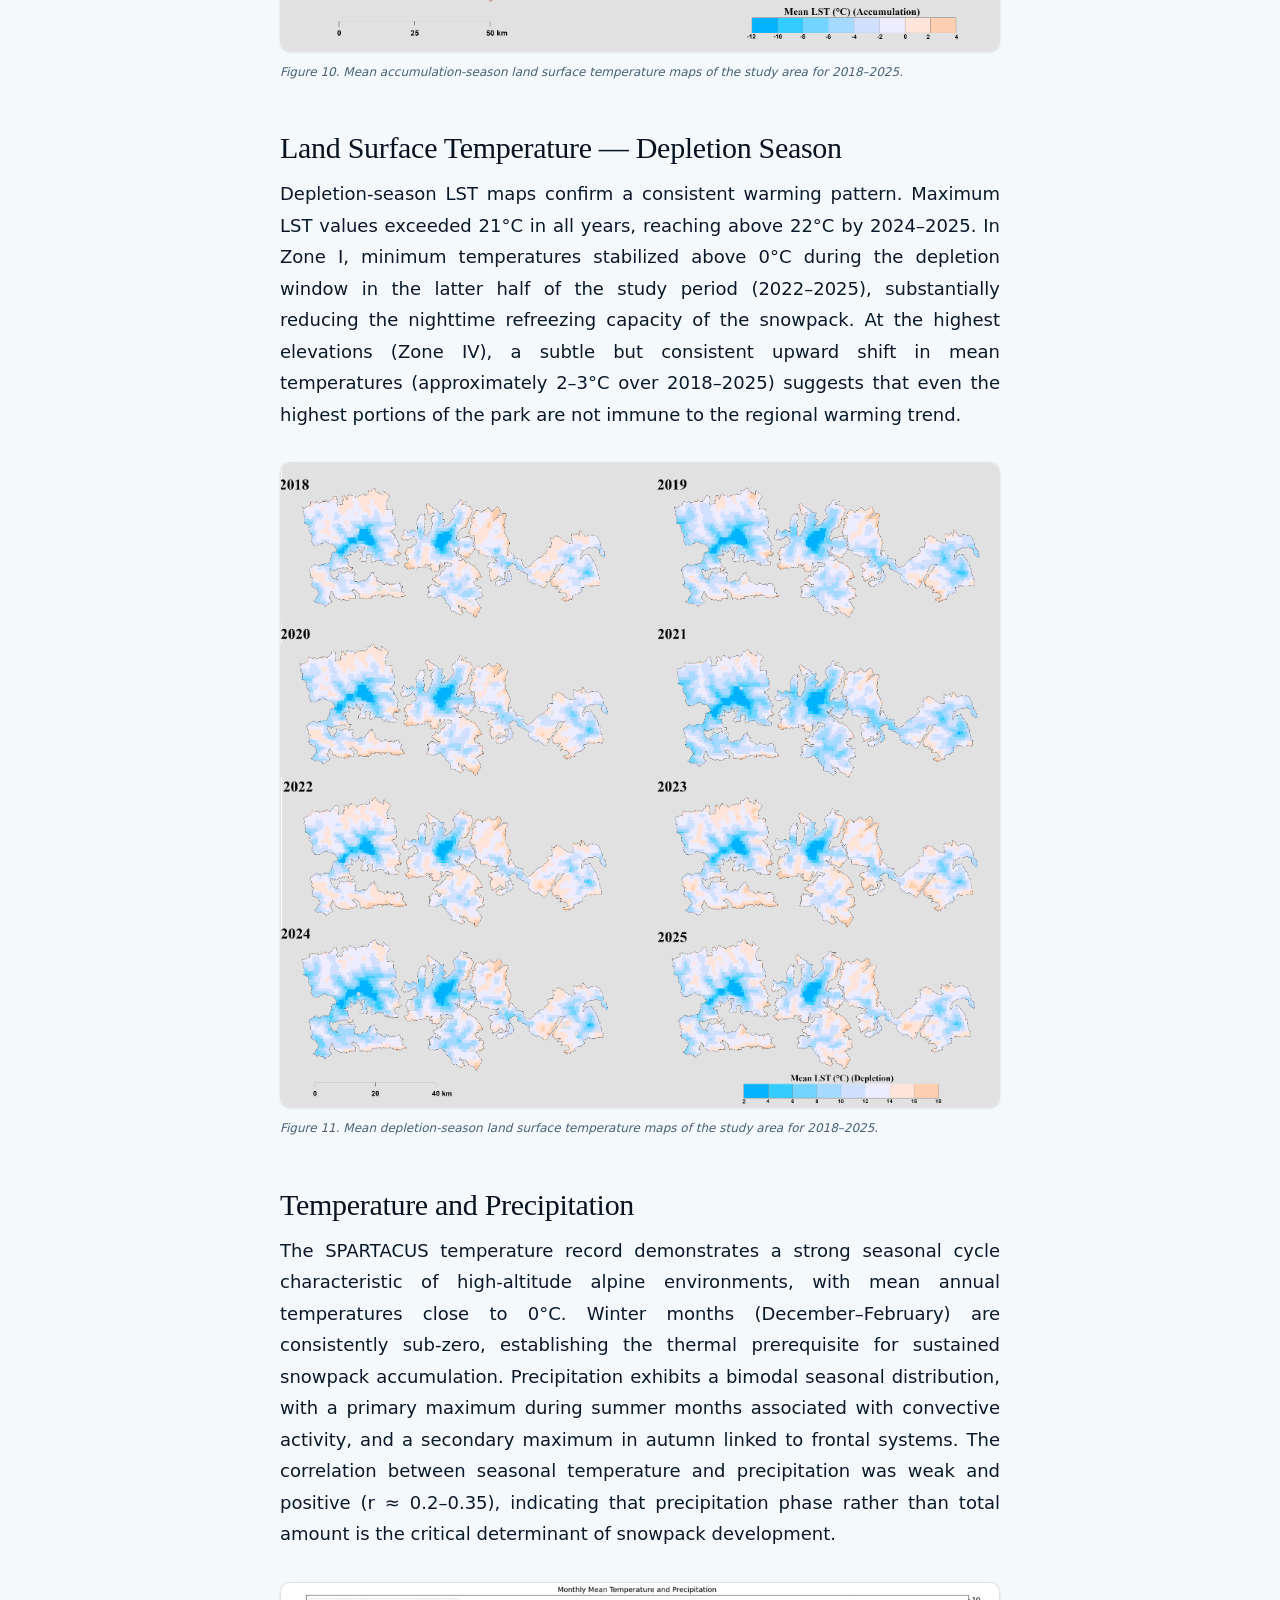
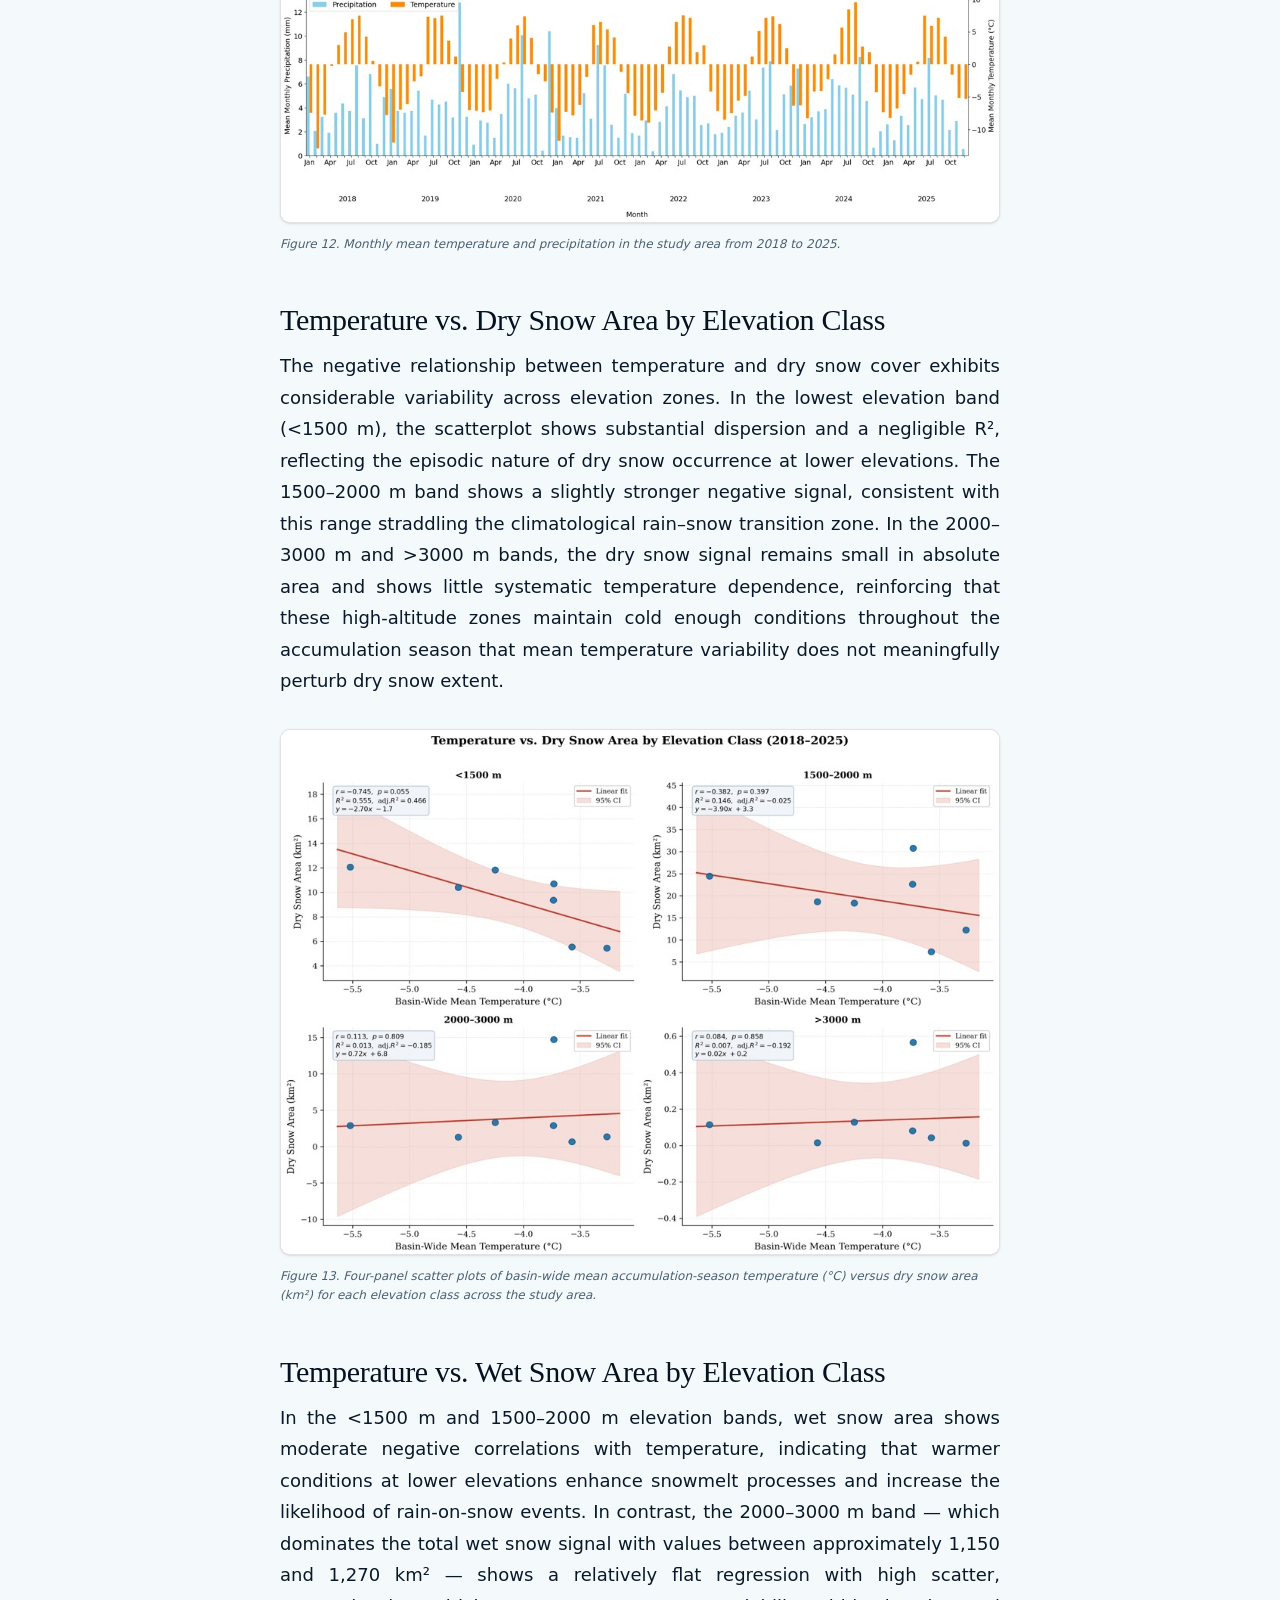
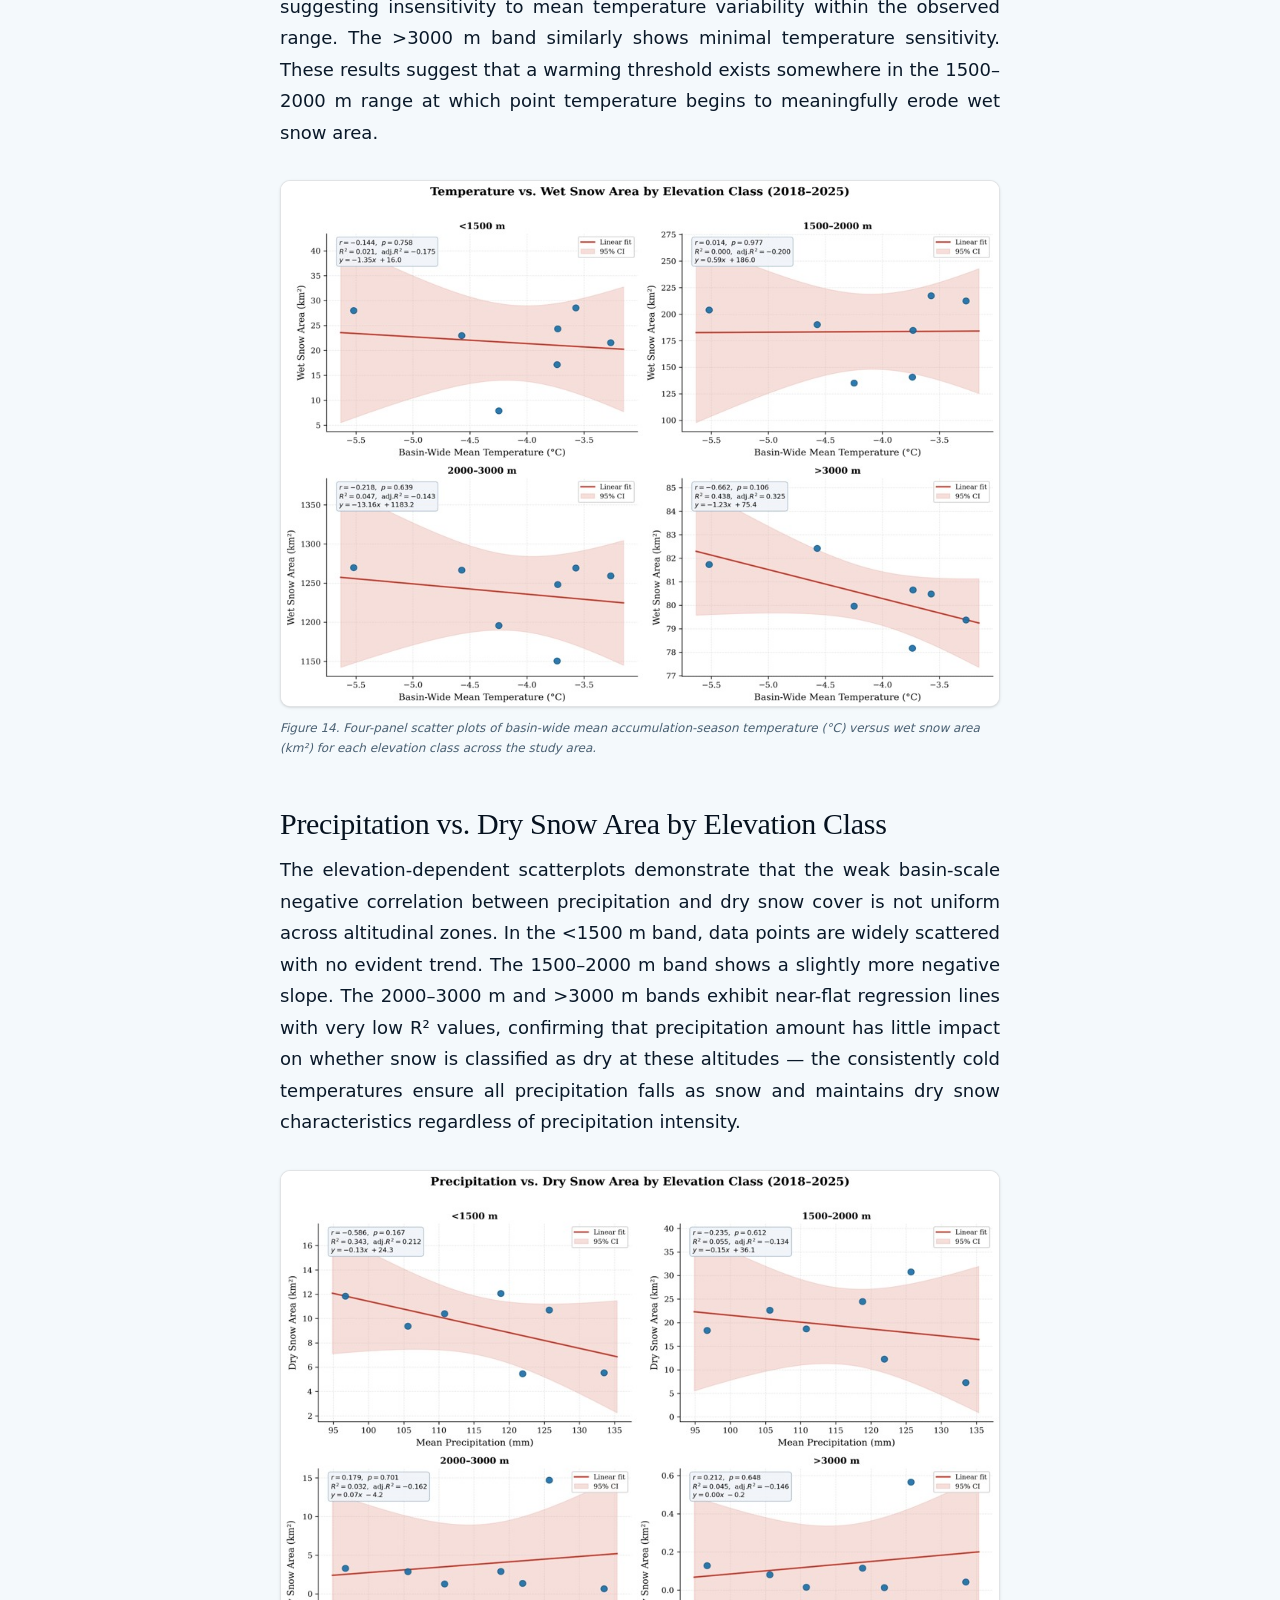
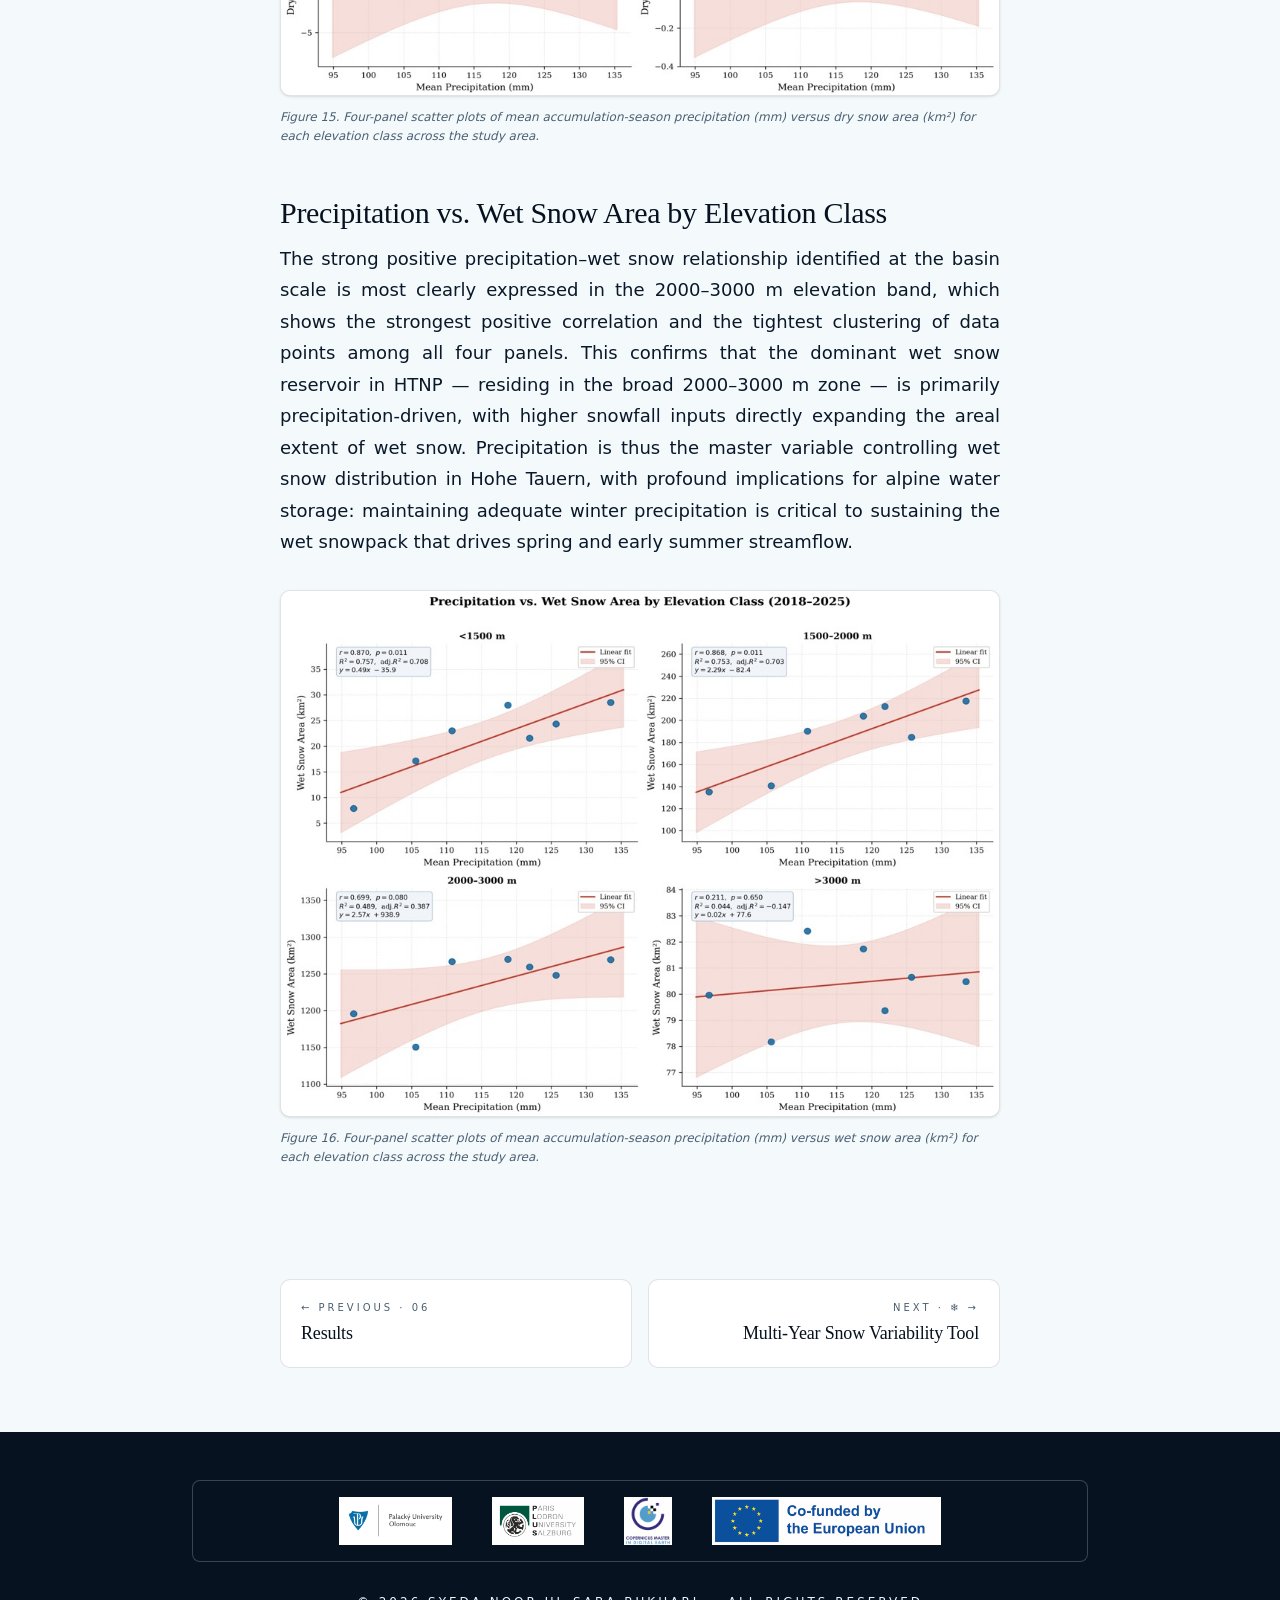
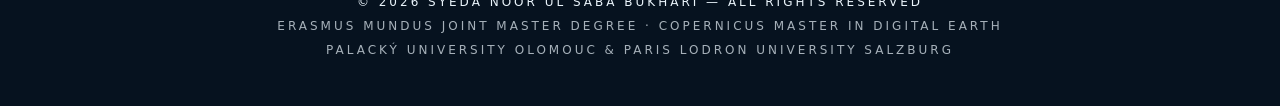
<file: climate-drivers.html>
<!DOCTYPE html>
<html lang="en" data-tsd-source="/src/routes/__root.tsx:109:5"><head data-tsd-source="/src/routes/__root.tsx:110:7"><meta charset="utf-8"><meta name="viewport" content="width=device-width, initial-scale=1"><title>Climatic Drivers — Hohe Tauern Snow Thesis</title><meta name="author" content="Syeda Noor ul Saba Bukhari"><meta property="og:type" content="website"><meta name="twitter:card" content="summary_large_image"><meta name="twitter:site" content="@Lovable"><meta name="description" content="Land surface temperature trends, temperature/precipitation records and their correlation with dry and wet snow area by elevation."><meta property="og:title" content="Climatic Drivers — Hohe Tauern Snow Thesis"><meta property="og:description" content="LST maps and correlations between climate variables and snow state by elevation zone."><meta property="og:image" content="pics/lst_accum_hr.jpg"><meta name="twitter:image" content="pics/lst_accum_hr.jpg"><link rel="icon" href="pics/favicon.ico" type="image/x-icon"><link rel="preconnect" href="https://fonts.googleapis.com"><link rel="preconnect" href="https://fonts.gstatic.com" crossorigin="anonymous"><link rel="stylesheet" href="css/styles.css"><style id="climate-drivers-visibility-fix">
/* Permanent fix: thesis figure reveal wrappers must never remain hidden. */
article.thesis-prose > div[style*="opacity:0"],
article.thesis-prose > div[style*="opacity: 0"] {
  opacity: 1 !important;
  visibility: visible !important;
  transform: none !important;
}
article.thesis-prose figure,
article.thesis-prose figure img {
  visibility: visible !important;
  opacity: 1 !important;
}
article.thesis-prose figure img {
  display: block !important;
  width: 100% !important;
  height: auto !important;
}
</style></head><body data-tsd-source="/src/routes/__root.tsx:113:7"><div aria-hidden="true" style="position:fixed;top:0;left:0;height:3px;width:0%;background:linear-gradient(90deg, var(--color-thesis-accent-glow), var(--color-thesis-accent), var(--color-thesis-aurora));z-index:60;box-shadow:0 0 12px rgba(125,227,240,0.6);transition:width 80ms linear" data-tsd-source="/src/components/thesis/shared.tsx:43:5"></div><nav class="sticky top-0 z-40 border-b backdrop-blur-md" style="background-color:rgba(255,255,255,0.88);border-color:rgba(11,29,42,0.08);color:var(--color-thesis-ink)" data-tsd-source="/src/components/thesis/shared.tsx:123:5"><div class="mx-auto flex max-w-7xl items-center justify-between gap-4 px-4 py-3" data-tsd-source="/src/components/thesis/shared.tsx:131:7"><a data-tsd-source="/src/components/thesis/shared.tsx:132:9" href="index.html" class="font-display text-base tracking-tight"><span style="color:var(--color-thesis-accent)" data-tsd-source="/src/components/thesis/shared.tsx:133:11">❄</span> <span class="opacity-90" data-tsd-source="/src/components/thesis/shared.tsx:134:11">Hohe Tauern</span><span class="opacity-50" data-tsd-source="/src/components/thesis/shared.tsx:135:11"> · Snow Thesis</span></a><div class="hidden flex-wrap justify-end gap-1 lg:flex" data-tsd-source="/src/components/thesis/shared.tsx:137:9"><a data-tsd-source="/src/components/thesis/shared.tsx:139:13" href="introduction.html" style="opacity:0.75" class="rounded-full px-3 py-1.5 text-[10px] uppercase tracking-[0.2em] transition-opacity hover:opacity-100">Introduction</a><a data-tsd-source="/src/components/thesis/shared.tsx:139:13" href="objectives.html" style="opacity:0.75" class="rounded-full px-3 py-1.5 text-[10px] uppercase tracking-[0.2em] transition-opacity hover:opacity-100">Objectives</a><a data-tsd-source="/src/components/thesis/shared.tsx:139:13" href="state-of-art.html" style="opacity:0.75" class="rounded-full px-3 py-1.5 text-[10px] uppercase tracking-[0.2em] transition-opacity hover:opacity-100">State of Art</a><a data-tsd-source="/src/components/thesis/shared.tsx:139:13" href="study-area.html" style="opacity:0.75" class="rounded-full px-3 py-1.5 text-[10px] uppercase tracking-[0.2em] transition-opacity hover:opacity-100">Study Area</a><a data-tsd-source="/src/components/thesis/shared.tsx:139:13" href="methodology.html" style="opacity:0.75" class="rounded-full px-3 py-1.5 text-[10px] uppercase tracking-[0.2em] transition-opacity hover:opacity-100">Methodology</a><a data-tsd-source="/src/components/thesis/shared.tsx:139:13" href="results.html" style="opacity:0.75" class="rounded-full px-3 py-1.5 text-[10px] uppercase tracking-[0.2em] transition-opacity hover:opacity-100">Results</a><a data-tsd-source="/src/components/thesis/shared.tsx:139:13" style="opacity:1;background-color:var(--color-thesis-accent);color:#fff" href="climate-drivers.html" class="rounded-full px-3 py-1.5 text-[10px] uppercase tracking-[0.2em] transition-opacity hover:opacity-100" data-status="active" aria-current="page">Climatic Drivers</a><a data-tsd-source="/src/components/thesis/shared.tsx:139:13" href="year-compare.html" style="opacity:0.75" class="rounded-full px-3 py-1.5 text-[10px] uppercase tracking-[0.2em] transition-opacity hover:opacity-100">Multi-Year Snow Variability Tool</a><a data-tsd-source="/src/components/thesis/shared.tsx:139:13" href="discussion.html" style="opacity:0.75" class="rounded-full px-3 py-1.5 text-[10px] uppercase tracking-[0.2em] transition-opacity hover:opacity-100">Discussion</a><a data-tsd-source="/src/components/thesis/shared.tsx:139:13" href="conclusion.html" style="opacity:0.75" class="rounded-full px-3 py-1.5 text-[10px] uppercase tracking-[0.2em] transition-opacity hover:opacity-100">Conclusion</a><a data-tsd-source="/src/components/thesis/shared.tsx:139:13" href="gee-code.html" style="opacity:0.75" class="rounded-full px-3 py-1.5 text-[10px] uppercase tracking-[0.2em] transition-opacity hover:opacity-100">GEE Code</a><a data-tsd-source="/src/components/thesis/shared.tsx:139:13" href="references.html" style="opacity:0.75" class="rounded-full px-3 py-1.5 text-[10px] uppercase tracking-[0.2em] transition-opacity hover:opacity-100">References</a></div><details class="relative lg:hidden" data-tsd-source="/src/components/thesis/shared.tsx:156:9"><summary class="cursor-pointer list-none rounded-md border px-3 py-1.5 text-[10px] uppercase tracking-[0.2em]" style="border-color:currentColor" data-tsd-source="/src/components/thesis/shared.tsx:157:11">Menu</summary><div class="absolute right-0 top-full z-50 mt-2 flex w-56 flex-col rounded-md border bg-white p-2 shadow-xl" style="color:var(--color-thesis-ink);border-color:rgba(11,29,42,0.1)" data-tsd-source="/src/components/thesis/shared.tsx:160:11"><a data-tsd-source="/src/components/thesis/shared.tsx:165:15" href="introduction.html" class="rounded px-3 py-1.5 text-xs uppercase tracking-[0.2em] hover:bg-slate-100">Introduction</a><a data-tsd-source="/src/components/thesis/shared.tsx:165:15" href="objectives.html" class="rounded px-3 py-1.5 text-xs uppercase tracking-[0.2em] hover:bg-slate-100">Objectives</a><a data-tsd-source="/src/components/thesis/shared.tsx:165:15" href="state-of-art.html" class="rounded px-3 py-1.5 text-xs uppercase tracking-[0.2em] hover:bg-slate-100">State of Art</a><a data-tsd-source="/src/components/thesis/shared.tsx:165:15" href="study-area.html" class="rounded px-3 py-1.5 text-xs uppercase tracking-[0.2em] hover:bg-slate-100">Study Area</a><a data-tsd-source="/src/components/thesis/shared.tsx:165:15" href="methodology.html" class="rounded px-3 py-1.5 text-xs uppercase tracking-[0.2em] hover:bg-slate-100">Methodology</a><a data-tsd-source="/src/components/thesis/shared.tsx:165:15" href="results.html" class="rounded px-3 py-1.5 text-xs uppercase tracking-[0.2em] hover:bg-slate-100">Results</a><a data-tsd-source="/src/components/thesis/shared.tsx:165:15" class="rounded px-3 py-1.5 text-xs uppercase tracking-[0.2em] hover:bg-slate-100 active" href="climate-drivers.html" data-status="active" aria-current="page">Climatic Drivers</a><a data-tsd-source="/src/components/thesis/shared.tsx:165:15" href="year-compare.html" class="rounded px-3 py-1.5 text-xs uppercase tracking-[0.2em] hover:bg-slate-100">Multi-Year Snow Variability Tool</a><a data-tsd-source="/src/components/thesis/shared.tsx:165:15" href="discussion.html" class="rounded px-3 py-1.5 text-xs uppercase tracking-[0.2em] hover:bg-slate-100">Discussion</a><a data-tsd-source="/src/components/thesis/shared.tsx:165:15" href="conclusion.html" class="rounded px-3 py-1.5 text-xs uppercase tracking-[0.2em] hover:bg-slate-100">Conclusion</a><a data-tsd-source="/src/components/thesis/shared.tsx:165:15" href="gee-code.html" class="rounded px-3 py-1.5 text-xs uppercase tracking-[0.2em] hover:bg-slate-100">GEE Code</a><a data-tsd-source="/src/components/thesis/shared.tsx:165:15" href="references.html" class="rounded px-3 py-1.5 text-xs uppercase tracking-[0.2em] hover:bg-slate-100">References</a></div></details></div></nav><!--$--><div style="background-color:var(--color-thesis-light);color:var(--color-thesis-ink)" data-tsd-source="/src/components/thesis/shared.tsx:188:5"><header class="thesis-aurora border-b" style="border-color:rgba(11,29,42,0.08);color:var(--color-thesis-ice)" data-tsd-source="/src/components/thesis/shared.tsx:189:7"><div aria-hidden="true" class="thesis-snow" data-tsd-source="/src/components/thesis/shared.tsx:99:5"><span class="thesis-snow-flake" style="left:0%;animation-delay:0s;animation-duration:9s;font-size:8px;opacity:0.35" data-tsd-source="/src/components/thesis/shared.tsx:101:9">❄</span><span class="thesis-snow-flake" style="left:4.17%;animation-delay:-1.6s;animation-duration:10s;font-size:11px;opacity:0.5" data-tsd-source="/src/components/thesis/shared.tsx:101:9">❄</span><span class="thesis-snow-flake" style="left:8.34%;animation-delay:-3.2s;animation-duration:11s;font-size:14px;opacity:0.6499999999999999" data-tsd-source="/src/components/thesis/shared.tsx:101:9">❄</span><span class="thesis-snow-flake" style="left:12.51%;animation-delay:-4.800000000000001s;animation-duration:12s;font-size:17px;opacity:0.7999999999999999" data-tsd-source="/src/components/thesis/shared.tsx:101:9">❄</span><span class="thesis-snow-flake" style="left:16.68%;animation-delay:-6.4s;animation-duration:13s;font-size:20px;opacity:0.35" data-tsd-source="/src/components/thesis/shared.tsx:101:9">❄</span><span class="thesis-snow-flake" style="left:20.85%;animation-delay:-8s;animation-duration:14s;font-size:8px;opacity:0.5" data-tsd-source="/src/components/thesis/shared.tsx:101:9">❄</span><span class="thesis-snow-flake" style="left:25.02%;animation-delay:-9.600000000000001s;animation-duration:9s;font-size:11px;opacity:0.6499999999999999" data-tsd-source="/src/components/thesis/shared.tsx:101:9">❄</span><span class="thesis-snow-flake" style="left:29.189999999999998%;animation-delay:-11.200000000000001s;animation-duration:10s;font-size:14px;opacity:0.7999999999999999" data-tsd-source="/src/components/thesis/shared.tsx:101:9">❄</span><span class="thesis-snow-flake" style="left:33.36%;animation-delay:0s;animation-duration:11s;font-size:17px;opacity:0.35" data-tsd-source="/src/components/thesis/shared.tsx:101:9">❄</span><span class="thesis-snow-flake" style="left:37.53%;animation-delay:-1.6s;animation-duration:12s;font-size:20px;opacity:0.5" data-tsd-source="/src/components/thesis/shared.tsx:101:9">❄</span><span class="thesis-snow-flake" style="left:41.7%;animation-delay:-3.2s;animation-duration:13s;font-size:8px;opacity:0.6499999999999999" data-tsd-source="/src/components/thesis/shared.tsx:101:9">❄</span><span class="thesis-snow-flake" style="left:45.87%;animation-delay:-4.800000000000001s;animation-duration:14s;font-size:11px;opacity:0.7999999999999999" data-tsd-source="/src/components/thesis/shared.tsx:101:9">❄</span><span class="thesis-snow-flake" style="left:50.04%;animation-delay:-6.4s;animation-duration:9s;font-size:14px;opacity:0.35" data-tsd-source="/src/components/thesis/shared.tsx:101:9">❄</span><span class="thesis-snow-flake" style="left:54.21%;animation-delay:-8s;animation-duration:10s;font-size:17px;opacity:0.5" data-tsd-source="/src/components/thesis/shared.tsx:101:9">❄</span><span class="thesis-snow-flake" style="left:58.379999999999995%;animation-delay:-9.600000000000001s;animation-duration:11s;font-size:20px;opacity:0.6499999999999999" data-tsd-source="/src/components/thesis/shared.tsx:101:9">❄</span><span class="thesis-snow-flake" style="left:62.55%;animation-delay:-11.200000000000001s;animation-duration:12s;font-size:8px;opacity:0.7999999999999999" data-tsd-source="/src/components/thesis/shared.tsx:101:9">❄</span><span class="thesis-snow-flake" style="left:66.72%;animation-delay:0s;animation-duration:13s;font-size:11px;opacity:0.35" data-tsd-source="/src/components/thesis/shared.tsx:101:9">❄</span><span class="thesis-snow-flake" style="left:70.89%;animation-delay:-1.6s;animation-duration:14s;font-size:14px;opacity:0.5" data-tsd-source="/src/components/thesis/shared.tsx:101:9">❄</span><span class="thesis-snow-flake" style="left:75.06%;animation-delay:-3.2s;animation-duration:9s;font-size:17px;opacity:0.6499999999999999" data-tsd-source="/src/components/thesis/shared.tsx:101:9">❄</span><span class="thesis-snow-flake" style="left:79.23%;animation-delay:-4.800000000000001s;animation-duration:10s;font-size:20px;opacity:0.7999999999999999" data-tsd-source="/src/components/thesis/shared.tsx:101:9">❄</span><span class="thesis-snow-flake" style="left:83.4%;animation-delay:-6.4s;animation-duration:11s;font-size:8px;opacity:0.35" data-tsd-source="/src/components/thesis/shared.tsx:101:9">❄</span><span class="thesis-snow-flake" style="left:87.57%;animation-delay:-8s;animation-duration:12s;font-size:11px;opacity:0.5" data-tsd-source="/src/components/thesis/shared.tsx:101:9">❄</span><span class="thesis-snow-flake" style="left:91.74%;animation-delay:-9.600000000000001s;animation-duration:13s;font-size:14px;opacity:0.6499999999999999" data-tsd-source="/src/components/thesis/shared.tsx:101:9">❄</span><span class="thesis-snow-flake" style="left:95.91%;animation-delay:-11.200000000000001s;animation-duration:14s;font-size:17px;opacity:0.7999999999999999" data-tsd-source="/src/components/thesis/shared.tsx:101:9">❄</span></div><div class="mx-auto max-w-3xl px-6 py-16 md:py-24" data-tsd-source="/src/components/thesis/shared.tsx:194:9"><p class="text-xs uppercase tracking-[0.4em]" style="color:var(--color-thesis-accent-glow)" data-tsd-source="/src/components/thesis/shared.tsx:196:13">Chapter <!-- -->07</p><h1 class="font-display mt-4 text-4xl leading-[1.05] md:text-6xl" data-tsd-source="/src/components/thesis/shared.tsx:204:11">Snow Cover Dynamics &amp; Climatic Drivers</h1><p class="mt-6 max-w-2xl text-base opacity-85 md:text-lg" data-tsd-source="/src/components/thesis/shared.tsx:206:13">How temperature and precipitation drive dry- and wet-snow area across four elevation zones over 2018–2025.</p></div></header><article class="mx-auto max-w-3xl px-6 py-16 md:py-20" data-tsd-source="/src/components/thesis/shared.tsx:210:7"><div class="thesis-prose space-y-5 text-base leading-[1.75] md:text-lg" data-tsd-source="/src/components/thesis/shared.tsx:211:9"><h2 class="font-display mt-12 mb-3 text-2xl md:text-3xl" style="color:var(--color-thesis-bg)" data-tsd-source="/src/components/thesis/shared.tsx:221:5">Land Surface Temperature — Accumulation Season</h2><p data-tsd-source="/src/routes/climate-drivers.tsx:25:7">Seasonal mean LST maps for the accumulation period reveal a progressive warming trend across all elevation zones. Maximum accumulation-season LST increased from approximately 6.11°C in 2018 to 7.57°C in 2025. Zone I mean LST increased from −2.09°C in 2018 to approximately +0.39°C in 2025, representing a warming of ~2.5°C and crossing the freezing threshold. Zone II exhibited a mean LST increase from −3.82°C to −1.30°C; Zone III from −6.62°C to −4.26°C; and Zone IV from −10.07°C to −7.89°C. A temporary reduction in peak LST was recorded in 2021 (~3.47°C), coinciding with a slight recovery in snow extent.</p><div style="opacity: 1; transform: translateY(0px); transition: opacity 700ms, transform 700ms cubic-bezier(0.2, 0.7, 0.2, 1); will-change: opacity, transform;" data-tsd-source="/src/components/thesis/shared.tsx:82:5"><figure class="col-span-full my-8" data-tsd-source="/src/components/thesis/shared.tsx:240:7"><button type="button" class="group relative block w-full cursor-zoom-in overflow-hidden rounded-lg border bg-white shadow-sm" style="border-color:rgba(11,29,42,0.12)" aria-label="Open zoomable preview" data-tsd-source="/src/components/thesis/shared.tsx:241:9"><img src="pics/lst_accum_hr.jpg" alt="Figure 10. Mean accumulation-season land surface temperature maps of the study area for 2018–2025." loading="eager" decoding="async" fetchpriority="high" class="w-full object-contain transition-transform duration-500 group-hover:scale-[1.02]" data-tsd-source="/src/components/thesis/shared.tsx:251:11"><span class="pointer-events-none absolute right-2 top-2 rounded-full bg-black/60 px-2 py-1 text-[10px] font-semibold uppercase tracking-wider text-white opacity-0 transition-opacity group-hover:opacity-100" data-tsd-source="/src/components/thesis/shared.tsx:260:11">⤢ Click to zoom</span></button><figcaption class="mt-3 text-xs italic leading-relaxed" style="color:var(--color-thesis-muted)" data-tsd-source="/src/components/thesis/shared.tsx:264:9">Figure 10. Mean accumulation-season land surface temperature maps of the study area for 2018–2025.</figcaption></figure></div><h2 class="font-display mt-12 mb-3 text-2xl md:text-3xl" style="color:var(--color-thesis-bg)" data-tsd-source="/src/components/thesis/shared.tsx:221:5">Land Surface Temperature — Depletion Season</h2><p data-tsd-source="/src/routes/climate-drivers.tsx:28:7">Depletion-season LST maps confirm a consistent warming pattern. Maximum LST values exceeded 21°C in all years, reaching above 22°C by 2024–2025. In Zone I, minimum temperatures stabilized above 0°C during the depletion window in the latter half of the study period (2022–2025), substantially reducing the nighttime refreezing capacity of the snowpack. At the highest elevations (Zone IV), a subtle but consistent upward shift in mean temperatures (approximately 2–3°C over 2018–2025) suggests that even the highest portions of the park are not immune to the regional warming trend.</p><div style="opacity:1;transform:none;visibility:visible;transition:opacity 700ms ease 0ms, transform 700ms cubic-bezier(0.2,0.7,0.2,1) 0ms;will-change:opacity, transform" data-tsd-source="/src/components/thesis/shared.tsx:82:5"><figure class="col-span-full my-8" data-tsd-source="/src/components/thesis/shared.tsx:240:7"><button type="button" class="group relative block w-full cursor-zoom-in overflow-hidden rounded-lg border bg-white shadow-sm" style="border-color:rgba(11,29,42,0.12)" aria-label="Open zoomable preview" data-tsd-source="/src/components/thesis/shared.tsx:241:9"><img src="pics/lst_deple_hr.jpg" alt="Figure 11. Mean depletion-season land surface temperature maps of the study area for 2018–2025." loading="eager" decoding="async" fetchpriority="high" class="w-full object-contain transition-transform duration-500 group-hover:scale-[1.02]" data-tsd-source="/src/components/thesis/shared.tsx:251:11"><span class="pointer-events-none absolute right-2 top-2 rounded-full bg-black/60 px-2 py-1 text-[10px] font-semibold uppercase tracking-wider text-white opacity-0 transition-opacity group-hover:opacity-100" data-tsd-source="/src/components/thesis/shared.tsx:260:11">⤢ Click to zoom</span></button><figcaption class="mt-3 text-xs italic leading-relaxed" style="color:var(--color-thesis-muted)" data-tsd-source="/src/components/thesis/shared.tsx:264:9">Figure 11. Mean depletion-season land surface temperature maps of the study area for 2018–2025.</figcaption></figure></div><h2 class="font-display mt-12 mb-3 text-2xl md:text-3xl" style="color:var(--color-thesis-bg)" data-tsd-source="/src/components/thesis/shared.tsx:221:5">Temperature and Precipitation</h2><p data-tsd-source="/src/routes/climate-drivers.tsx:31:7">The SPARTACUS temperature record demonstrates a strong seasonal cycle characteristic of high-altitude alpine environments, with mean annual temperatures close to 0°C. Winter months (December–February) are consistently sub-zero, establishing the thermal prerequisite for sustained snowpack accumulation. Precipitation exhibits a bimodal seasonal distribution, with a primary maximum during summer months associated with convective activity, and a secondary maximum in autumn linked to frontal systems. The correlation between seasonal temperature and precipitation was weak and positive (r ≈ 0.2–0.35), indicating that precipitation phase rather than total amount is the critical determinant of snowpack development.</p><div style="opacity:1;transform:none;visibility:visible;transition:opacity 700ms ease 0ms, transform 700ms cubic-bezier(0.2,0.7,0.2,1) 0ms;will-change:opacity, transform" data-tsd-source="/src/components/thesis/shared.tsx:82:5"><figure class="col-span-full my-8" data-tsd-source="/src/components/thesis/shared.tsx:240:7"><button type="button" class="group relative block w-full cursor-zoom-in overflow-hidden rounded-lg border bg-white shadow-sm" style="border-color:rgba(11,29,42,0.12)" aria-label="Open zoomable preview" data-tsd-source="/src/components/thesis/shared.tsx:241:9"><img src="pics/fig_10.jpeg" alt="Figure 12. Monthly mean temperature and precipitation in the study area from 2018 to 2025." loading="eager" decoding="async" fetchpriority="high" class="w-full object-contain transition-transform duration-500 group-hover:scale-[1.02]" data-tsd-source="/src/components/thesis/shared.tsx:251:11"><span class="pointer-events-none absolute right-2 top-2 rounded-full bg-black/60 px-2 py-1 text-[10px] font-semibold uppercase tracking-wider text-white opacity-0 transition-opacity group-hover:opacity-100" data-tsd-source="/src/components/thesis/shared.tsx:260:11">⤢ Click to zoom</span></button><figcaption class="mt-3 text-xs italic leading-relaxed" style="color:var(--color-thesis-muted)" data-tsd-source="/src/components/thesis/shared.tsx:264:9">Figure 12. Monthly mean temperature and precipitation in the study area from 2018 to 2025.</figcaption></figure></div><h2 class="font-display mt-12 mb-3 text-2xl md:text-3xl" style="color:var(--color-thesis-bg)" data-tsd-source="/src/components/thesis/shared.tsx:221:5">Temperature vs. Dry Snow Area by Elevation Class</h2><p data-tsd-source="/src/routes/climate-drivers.tsx:34:7">The negative relationship between temperature and dry snow cover exhibits considerable variability across elevation zones. In the lowest elevation band (&lt;1500 m), the scatterplot shows substantial dispersion and a negligible R², reflecting the episodic nature of dry snow occurrence at lower elevations. The 1500–2000 m band shows a slightly stronger negative signal, consistent with this range straddling the climatological rain–snow transition zone. In the 2000–3000 m and &gt;3000 m bands, the dry snow signal remains small in absolute area and shows little systematic temperature dependence, reinforcing that these high-altitude zones maintain cold enough conditions throughout the accumulation season that mean temperature variability does not meaningfully perturb dry snow extent.</p><div style="opacity:1;transform:none;visibility:visible;transition:opacity 700ms ease 0ms, transform 700ms cubic-bezier(0.2,0.7,0.2,1) 0ms;will-change:opacity, transform" data-tsd-source="/src/components/thesis/shared.tsx:82:5"><figure class="col-span-full my-8" data-tsd-source="/src/components/thesis/shared.tsx:240:7"><button type="button" class="group relative block w-full cursor-zoom-in overflow-hidden rounded-lg border bg-white shadow-sm" style="border-color:rgba(11,29,42,0.12)" aria-label="Open zoomable preview" data-tsd-source="/src/components/thesis/shared.tsx:241:9"><img src="pics/temp_dry.jpeg" alt="Figure 13. Four-panel scatter plots of basin-wide mean accumulation-season temperature (°C) versus dry snow area (km²) for each elevation class across the study area." loading="eager" decoding="async" fetchpriority="high" class="w-full object-contain transition-transform duration-500 group-hover:scale-[1.02]" data-tsd-source="/src/components/thesis/shared.tsx:251:11"><span class="pointer-events-none absolute right-2 top-2 rounded-full bg-black/60 px-2 py-1 text-[10px] font-semibold uppercase tracking-wider text-white opacity-0 transition-opacity group-hover:opacity-100" data-tsd-source="/src/components/thesis/shared.tsx:260:11">⤢ Click to zoom</span></button><figcaption class="mt-3 text-xs italic leading-relaxed" style="color:var(--color-thesis-muted)" data-tsd-source="/src/components/thesis/shared.tsx:264:9">Figure 13. Four-panel scatter plots of basin-wide mean accumulation-season temperature (°C) versus dry snow area (km²) for each elevation class across the study area.</figcaption></figure></div><h2 class="font-display mt-12 mb-3 text-2xl md:text-3xl" style="color:var(--color-thesis-bg)" data-tsd-source="/src/components/thesis/shared.tsx:221:5">Temperature vs. Wet Snow Area by Elevation Class</h2><p data-tsd-source="/src/routes/climate-drivers.tsx:37:7">In the &lt;1500 m and 1500–2000 m elevation bands, wet snow area shows moderate negative correlations with temperature, indicating that warmer conditions at lower elevations enhance snowmelt processes and increase the likelihood of rain-on-snow events. In contrast, the 2000–3000 m band — which dominates the total wet snow signal with values between approximately 1,150 and 1,270 km² — shows a relatively flat regression with high scatter, suggesting insensitivity to mean temperature variability within the observed range. The &gt;3000 m band similarly shows minimal temperature sensitivity. These results suggest that a warming threshold exists somewhere in the 1500–2000 m range at which point temperature begins to meaningfully erode wet snow area.</p><div style="opacity:1;transform:none;visibility:visible;transition:opacity 700ms ease 0ms, transform 700ms cubic-bezier(0.2,0.7,0.2,1) 0ms;will-change:opacity, transform" data-tsd-source="/src/components/thesis/shared.tsx:82:5"><figure class="col-span-full my-8" data-tsd-source="/src/components/thesis/shared.tsx:240:7"><button type="button" class="group relative block w-full cursor-zoom-in overflow-hidden rounded-lg border bg-white shadow-sm" style="border-color:rgba(11,29,42,0.12)" aria-label="Open zoomable preview" data-tsd-source="/src/components/thesis/shared.tsx:241:9"><img src="pics/temp_wet.jpeg" alt="Figure 14. Four-panel scatter plots of basin-wide mean accumulation-season temperature (°C) versus wet snow area (km²) for each elevation class across the study area." loading="eager" decoding="async" fetchpriority="high" class="w-full object-contain transition-transform duration-500 group-hover:scale-[1.02]" data-tsd-source="/src/components/thesis/shared.tsx:251:11"><span class="pointer-events-none absolute right-2 top-2 rounded-full bg-black/60 px-2 py-1 text-[10px] font-semibold uppercase tracking-wider text-white opacity-0 transition-opacity group-hover:opacity-100" data-tsd-source="/src/components/thesis/shared.tsx:260:11">⤢ Click to zoom</span></button><figcaption class="mt-3 text-xs italic leading-relaxed" style="color:var(--color-thesis-muted)" data-tsd-source="/src/components/thesis/shared.tsx:264:9">Figure 14. Four-panel scatter plots of basin-wide mean accumulation-season temperature (°C) versus wet snow area (km²) for each elevation class across the study area.</figcaption></figure></div><h2 class="font-display mt-12 mb-3 text-2xl md:text-3xl" style="color:var(--color-thesis-bg)" data-tsd-source="/src/components/thesis/shared.tsx:221:5">Precipitation vs. Dry Snow Area by Elevation Class</h2><p data-tsd-source="/src/routes/climate-drivers.tsx:40:7">The elevation-dependent scatterplots demonstrate that the weak basin-scale negative correlation between precipitation and dry snow cover is not uniform across altitudinal zones. In the &lt;1500 m band, data points are widely scattered with no evident trend. The 1500–2000 m band shows a slightly more negative slope. The 2000–3000 m and &gt;3000 m bands exhibit near-flat regression lines with very low R² values, confirming that precipitation amount has little impact on whether snow is classified as dry at these altitudes — the consistently cold temperatures ensure all precipitation falls as snow and maintains dry snow characteristics regardless of precipitation intensity.</p><div style="opacity:1;transform:none;visibility:visible;transition:opacity 700ms ease 0ms, transform 700ms cubic-bezier(0.2,0.7,0.2,1) 0ms;will-change:opacity, transform" data-tsd-source="/src/components/thesis/shared.tsx:82:5"><figure class="col-span-full my-8" data-tsd-source="/src/components/thesis/shared.tsx:240:7"><button type="button" class="group relative block w-full cursor-zoom-in overflow-hidden rounded-lg border bg-white shadow-sm" style="border-color:rgba(11,29,42,0.12)" aria-label="Open zoomable preview" data-tsd-source="/src/components/thesis/shared.tsx:241:9"><img src="pics/precip_dry.jpeg" alt="Figure 15. Four-panel scatter plots of mean accumulation-season precipitation (mm) versus dry snow area (km²) for each elevation class across the study area." loading="eager" decoding="async" fetchpriority="high" class="w-full object-contain transition-transform duration-500 group-hover:scale-[1.02]" data-tsd-source="/src/components/thesis/shared.tsx:251:11"><span class="pointer-events-none absolute right-2 top-2 rounded-full bg-black/60 px-2 py-1 text-[10px] font-semibold uppercase tracking-wider text-white opacity-0 transition-opacity group-hover:opacity-100" data-tsd-source="/src/components/thesis/shared.tsx:260:11">⤢ Click to zoom</span></button><figcaption class="mt-3 text-xs italic leading-relaxed" style="color:var(--color-thesis-muted)" data-tsd-source="/src/components/thesis/shared.tsx:264:9">Figure 15. Four-panel scatter plots of mean accumulation-season precipitation (mm) versus dry snow area (km²) for each elevation class across the study area.</figcaption></figure></div><h2 class="font-display mt-12 mb-3 text-2xl md:text-3xl" style="color:var(--color-thesis-bg)" data-tsd-source="/src/components/thesis/shared.tsx:221:5">Precipitation vs. Wet Snow Area by Elevation Class</h2><p data-tsd-source="/src/routes/climate-drivers.tsx:43:7">The strong positive precipitation–wet snow relationship identified at the basin scale is most clearly expressed in the 2000–3000 m elevation band, which shows the strongest positive correlation and the tightest clustering of data points among all four panels. This confirms that the dominant wet snow reservoir in HTNP — residing in the broad 2000–3000 m zone — is primarily precipitation-driven, with higher snowfall inputs directly expanding the areal extent of wet snow. Precipitation is thus the master variable controlling wet snow distribution in Hohe Tauern, with profound implications for alpine water storage: maintaining adequate winter precipitation is critical to sustaining the wet snowpack that drives spring and early summer streamflow.</p><div style="opacity:1;transform:none;visibility:visible;transition:opacity 700ms ease 0ms, transform 700ms cubic-bezier(0.2,0.7,0.2,1) 0ms;will-change:opacity, transform" data-tsd-source="/src/components/thesis/shared.tsx:82:5"><figure class="col-span-full my-8" data-tsd-source="/src/components/thesis/shared.tsx:240:7"><button type="button" class="group relative block w-full cursor-zoom-in overflow-hidden rounded-lg border bg-white shadow-sm" style="border-color:rgba(11,29,42,0.12)" aria-label="Open zoomable preview" data-tsd-source="/src/components/thesis/shared.tsx:241:9"><img src="pics/precip_wet.jpeg" alt="Figure 16. Four-panel scatter plots of mean accumulation-season precipitation (mm) versus wet snow area (km²) for each elevation class across the study area." loading="eager" decoding="async" fetchpriority="high" class="w-full object-contain transition-transform duration-500 group-hover:scale-[1.02]" data-tsd-source="/src/components/thesis/shared.tsx:251:11"><span class="pointer-events-none absolute right-2 top-2 rounded-full bg-black/60 px-2 py-1 text-[10px] font-semibold uppercase tracking-wider text-white opacity-0 transition-opacity group-hover:opacity-100" data-tsd-source="/src/components/thesis/shared.tsx:260:11">⤢ Click to zoom</span></button><figcaption class="mt-3 text-xs italic leading-relaxed" style="color:var(--color-thesis-muted)" data-tsd-source="/src/components/thesis/shared.tsx:264:9">Figure 16. Four-panel scatter plots of mean accumulation-season precipitation (mm) versus wet snow area (km²) for each elevation class across the study area.</figcaption></figure></div></div></article><div class="mx-auto grid max-w-3xl grid-cols-1 gap-4 px-6 pb-16 sm:grid-cols-2" data-tsd-source="/src/components/thesis/shared.tsx:456:5"><a data-tsd-source="/src/components/thesis/shared.tsx:458:9" href="results.html" style="border-color:rgba(11,29,42,0.12);background-color:#fff" class="group rounded-lg border p-5 transition-all hover:-translate-y-0.5 hover:shadow-md"><span class="block text-[10px] uppercase tracking-[0.3em]" style="color:var(--color-thesis-muted)" data-tsd-source="/src/components/thesis/shared.tsx:463:11">← Previous<!-- --> · 06</span><span class="font-display mt-1 block text-lg" style="color:var(--color-thesis-bg)" data-tsd-source="/src/components/thesis/shared.tsx:466:11">Results</span></a><a data-tsd-source="/src/components/thesis/shared.tsx:474:9" href="year-compare.html" style="border-color:rgba(11,29,42,0.12);background-color:#fff" class="group rounded-lg border p-5 text-right transition-all hover:-translate-y-0.5 hover:shadow-md"><span class="block text-[10px] uppercase tracking-[0.3em]" style="color:var(--color-thesis-muted)" data-tsd-source="/src/components/thesis/shared.tsx:479:11">Next<!-- --> · ❄<!-- --> →</span><span class="font-display mt-1 block text-lg" style="color:var(--color-thesis-bg)" data-tsd-source="/src/components/thesis/shared.tsx:482:11">Multi-Year Snow Variability Tool</span></a></div><footer class="px-6 py-12 text-center text-xs uppercase tracking-[0.25em]" style="background-color:var(--color-thesis-bg);color:var(--color-thesis-ice)" data-tsd-source="/src/components/thesis/shared.tsx:501:5"><div class="mx-auto mb-8 flex max-w-4xl flex-wrap items-center justify-center gap-6 rounded-md border px-6 py-4 sm:gap-10" style="background-color:var(--color-thesis-bg);border-color:var(--color-thesis-line)" data-tsd-source="/src/components/thesis/shared.tsx:505:7"><img src="pics/palacky_white.jpeg" alt="Palacký University Olomouc" class="h-10 w-auto object-contain sm:h-12" loading="lazy" data-tsd-source="/src/components/thesis/shared.tsx:510:11"><img src="pics/plus_logo.jpeg" alt="Paris Lodron University Salzburg" class="h-10 w-auto object-contain sm:h-12" loading="lazy" data-tsd-source="/src/components/thesis/shared.tsx:510:11"><img src="pics/copernicus_white.jpeg" alt="Copernicus Master in Digital Earth" class="h-10 w-auto object-contain sm:h-12" loading="lazy" data-tsd-source="/src/components/thesis/shared.tsx:510:11"><img src="pics/eu_logo.jpeg" alt="Co-funded by the European Union" class="h-10 w-auto object-contain sm:h-12" loading="lazy" data-tsd-source="/src/components/thesis/shared.tsx:510:11"></div><p data-tsd-source="/src/components/thesis/shared.tsx:513:7">© 2026 Syeda Noor ul Saba Bukhari — All rights reserved</p><p class="mt-2 opacity-70" data-tsd-source="/src/components/thesis/shared.tsx:514:7">Erasmus Mundus Joint Master Degree · Copernicus Master in Digital Earth</p><p class="mt-2 opacity-70" data-tsd-source="/src/components/thesis/shared.tsx:515:7">Palacký University Olomouc &amp; Paris Lodron University Salzburg</p></footer></div><!--/$--><script>
document.addEventListener('DOMContentLoaded', function () {
  document.querySelectorAll('article.thesis-prose > div').forEach(function (el) {
    var st = el.getAttribute('style') || '';
    if (/opacity\s*:\s*0(?:;|$)/.test(st)) {
      el.style.setProperty('opacity', '1', 'important');
      el.style.setProperty('visibility', 'visible', 'important');
      el.style.setProperty('transform', 'none', 'important');
    }
  });
  document.querySelectorAll('article.thesis-prose figure img').forEach(function (img) {
    img.loading = 'eager';
    img.style.setProperty('opacity', '1', 'important');
    img.style.setProperty('visibility', 'visible', 'important');
  });
});
</script></body></html>
</file>
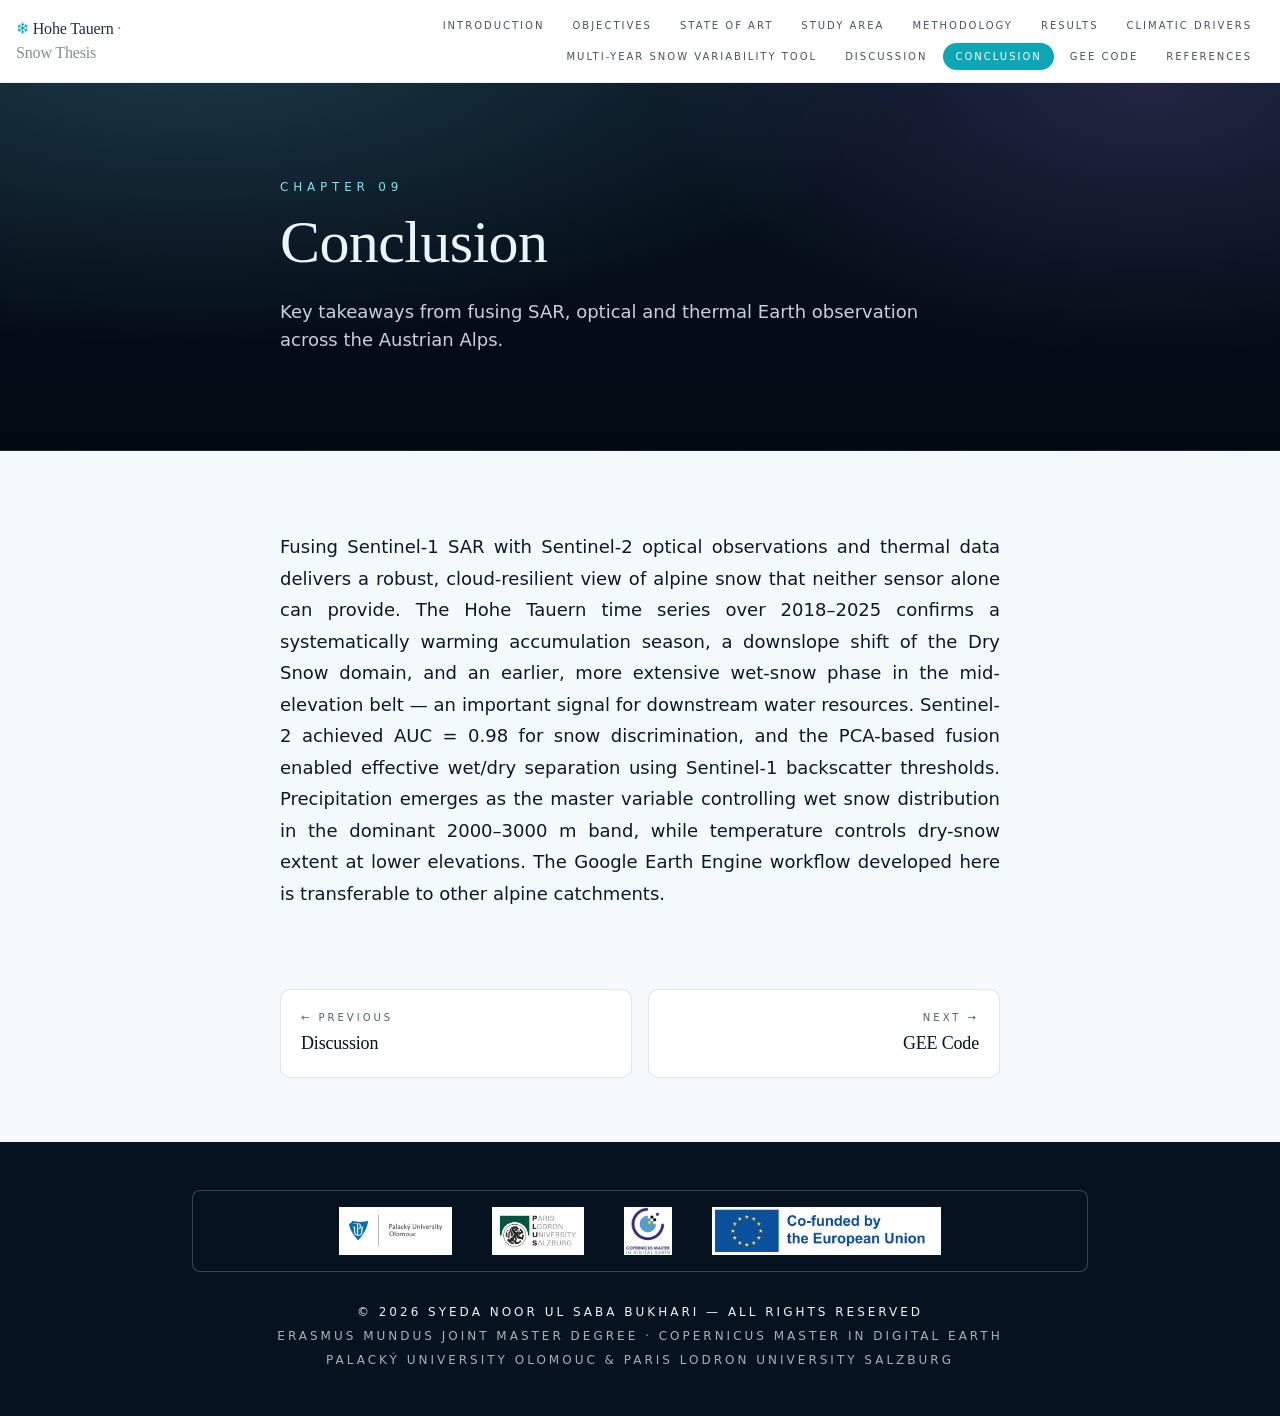
<file: conclusion.html>
<!DOCTYPE html>
<html lang="en" data-tsd-source="/src/routes/__root.tsx:109:5"><head data-tsd-source="/src/routes/__root.tsx:110:7"><meta charset="utf-8"><meta name="viewport" content="width=device-width, initial-scale=1"><title>Conclusion — Hohe Tauern Snow Thesis</title><meta name="author" content="Syeda Noor ul Saba Bukhari"><meta property="og:type" content="website"><meta name="twitter:card" content="summary_large_image"><meta name="twitter:site" content="@Lovable"><meta name="description" content="Summary findings of the SAR + optical snow-cover study over Hohe Tauern, 2018–2025."><meta property="og:title" content="Conclusion — Hohe Tauern Snow Thesis"><meta property="og:description" content="Key takeaways and implications for alpine water resources."><link rel="icon" href="pics/favicon.ico" type="image/x-icon"><link rel="preconnect" href="https://fonts.googleapis.com"><link rel="preconnect" href="https://fonts.gstatic.com" crossorigin="anonymous"><link rel="stylesheet" href="css/styles.css"></head><body data-tsd-source="/src/routes/__root.tsx:113:7"><div aria-hidden="true" style="position:fixed;top:0;left:0;height:3px;width:0%;background:linear-gradient(90deg, var(--color-thesis-accent-glow), var(--color-thesis-accent), var(--color-thesis-aurora));z-index:60;box-shadow:0 0 12px rgba(125,227,240,0.6);transition:width 80ms linear" data-tsd-source="/src/components/thesis/shared.tsx:43:5"></div><nav class="sticky top-0 z-40 border-b backdrop-blur-md" style="background-color:rgba(255,255,255,0.88);border-color:rgba(11,29,42,0.08);color:var(--color-thesis-ink)" data-tsd-source="/src/components/thesis/shared.tsx:123:5"><div class="mx-auto flex max-w-7xl items-center justify-between gap-4 px-4 py-3" data-tsd-source="/src/components/thesis/shared.tsx:131:7"><a data-tsd-source="/src/components/thesis/shared.tsx:132:9" href="index.html" class="font-display text-base tracking-tight"><span style="color:var(--color-thesis-accent)" data-tsd-source="/src/components/thesis/shared.tsx:133:11">❄</span> <span class="opacity-90" data-tsd-source="/src/components/thesis/shared.tsx:134:11">Hohe Tauern</span><span class="opacity-50" data-tsd-source="/src/components/thesis/shared.tsx:135:11"> · Snow Thesis</span></a><div class="hidden flex-wrap justify-end gap-1 lg:flex" data-tsd-source="/src/components/thesis/shared.tsx:137:9"><a data-tsd-source="/src/components/thesis/shared.tsx:139:13" href="introduction.html" style="opacity:0.75" class="rounded-full px-3 py-1.5 text-[10px] uppercase tracking-[0.2em] transition-opacity hover:opacity-100">Introduction</a><a data-tsd-source="/src/components/thesis/shared.tsx:139:13" href="objectives.html" style="opacity:0.75" class="rounded-full px-3 py-1.5 text-[10px] uppercase tracking-[0.2em] transition-opacity hover:opacity-100">Objectives</a><a data-tsd-source="/src/components/thesis/shared.tsx:139:13" href="state-of-art.html" style="opacity:0.75" class="rounded-full px-3 py-1.5 text-[10px] uppercase tracking-[0.2em] transition-opacity hover:opacity-100">State of Art</a><a data-tsd-source="/src/components/thesis/shared.tsx:139:13" href="study-area.html" style="opacity:0.75" class="rounded-full px-3 py-1.5 text-[10px] uppercase tracking-[0.2em] transition-opacity hover:opacity-100">Study Area</a><a data-tsd-source="/src/components/thesis/shared.tsx:139:13" href="methodology.html" style="opacity:0.75" class="rounded-full px-3 py-1.5 text-[10px] uppercase tracking-[0.2em] transition-opacity hover:opacity-100">Methodology</a><a data-tsd-source="/src/components/thesis/shared.tsx:139:13" href="results.html" style="opacity:0.75" class="rounded-full px-3 py-1.5 text-[10px] uppercase tracking-[0.2em] transition-opacity hover:opacity-100">Results</a><a data-tsd-source="/src/components/thesis/shared.tsx:139:13" href="climate-drivers.html" style="opacity:0.75" class="rounded-full px-3 py-1.5 text-[10px] uppercase tracking-[0.2em] transition-opacity hover:opacity-100">Climatic Drivers</a><a data-tsd-source="/src/components/thesis/shared.tsx:139:13" href="year-compare.html" style="opacity:0.75" class="rounded-full px-3 py-1.5 text-[10px] uppercase tracking-[0.2em] transition-opacity hover:opacity-100">Multi-Year Snow Variability Tool</a><a data-tsd-source="/src/components/thesis/shared.tsx:139:13" href="discussion.html" style="opacity:0.75" class="rounded-full px-3 py-1.5 text-[10px] uppercase tracking-[0.2em] transition-opacity hover:opacity-100">Discussion</a><a data-tsd-source="/src/components/thesis/shared.tsx:139:13" style="opacity:1;background-color:var(--color-thesis-accent);color:#fff" href="conclusion.html" class="rounded-full px-3 py-1.5 text-[10px] uppercase tracking-[0.2em] transition-opacity hover:opacity-100" data-status="active" aria-current="page">Conclusion</a><a data-tsd-source="/src/components/thesis/shared.tsx:139:13" href="gee-code.html" style="opacity:0.75" class="rounded-full px-3 py-1.5 text-[10px] uppercase tracking-[0.2em] transition-opacity hover:opacity-100">GEE Code</a><a data-tsd-source="/src/components/thesis/shared.tsx:139:13" href="references.html" style="opacity:0.75" class="rounded-full px-3 py-1.5 text-[10px] uppercase tracking-[0.2em] transition-opacity hover:opacity-100">References</a></div><details class="relative lg:hidden" data-tsd-source="/src/components/thesis/shared.tsx:156:9"><summary class="cursor-pointer list-none rounded-md border px-3 py-1.5 text-[10px] uppercase tracking-[0.2em]" style="border-color:currentColor" data-tsd-source="/src/components/thesis/shared.tsx:157:11">Menu</summary><div class="absolute right-0 top-full z-50 mt-2 flex w-56 flex-col rounded-md border bg-white p-2 shadow-xl" style="color:var(--color-thesis-ink);border-color:rgba(11,29,42,0.1)" data-tsd-source="/src/components/thesis/shared.tsx:160:11"><a data-tsd-source="/src/components/thesis/shared.tsx:165:15" href="introduction.html" class="rounded px-3 py-1.5 text-xs uppercase tracking-[0.2em] hover:bg-slate-100">Introduction</a><a data-tsd-source="/src/components/thesis/shared.tsx:165:15" href="objectives.html" class="rounded px-3 py-1.5 text-xs uppercase tracking-[0.2em] hover:bg-slate-100">Objectives</a><a data-tsd-source="/src/components/thesis/shared.tsx:165:15" href="state-of-art.html" class="rounded px-3 py-1.5 text-xs uppercase tracking-[0.2em] hover:bg-slate-100">State of Art</a><a data-tsd-source="/src/components/thesis/shared.tsx:165:15" href="study-area.html" class="rounded px-3 py-1.5 text-xs uppercase tracking-[0.2em] hover:bg-slate-100">Study Area</a><a data-tsd-source="/src/components/thesis/shared.tsx:165:15" href="methodology.html" class="rounded px-3 py-1.5 text-xs uppercase tracking-[0.2em] hover:bg-slate-100">Methodology</a><a data-tsd-source="/src/components/thesis/shared.tsx:165:15" href="results.html" class="rounded px-3 py-1.5 text-xs uppercase tracking-[0.2em] hover:bg-slate-100">Results</a><a data-tsd-source="/src/components/thesis/shared.tsx:165:15" href="climate-drivers.html" class="rounded px-3 py-1.5 text-xs uppercase tracking-[0.2em] hover:bg-slate-100">Climatic Drivers</a><a data-tsd-source="/src/components/thesis/shared.tsx:165:15" href="year-compare.html" class="rounded px-3 py-1.5 text-xs uppercase tracking-[0.2em] hover:bg-slate-100">Multi-Year Snow Variability Tool</a><a data-tsd-source="/src/components/thesis/shared.tsx:165:15" href="discussion.html" class="rounded px-3 py-1.5 text-xs uppercase tracking-[0.2em] hover:bg-slate-100">Discussion</a><a data-tsd-source="/src/components/thesis/shared.tsx:165:15" class="rounded px-3 py-1.5 text-xs uppercase tracking-[0.2em] hover:bg-slate-100 active" href="conclusion.html" data-status="active" aria-current="page">Conclusion</a><a data-tsd-source="/src/components/thesis/shared.tsx:165:15" href="gee-code.html" class="rounded px-3 py-1.5 text-xs uppercase tracking-[0.2em] hover:bg-slate-100">GEE Code</a><a data-tsd-source="/src/components/thesis/shared.tsx:165:15" href="references.html" class="rounded px-3 py-1.5 text-xs uppercase tracking-[0.2em] hover:bg-slate-100">References</a></div></details></div></nav><!--$--><div style="background-color:var(--color-thesis-light);color:var(--color-thesis-ink)" data-tsd-source="/src/components/thesis/shared.tsx:188:5"><header class="thesis-aurora border-b" style="border-color:rgba(11,29,42,0.08);color:var(--color-thesis-ice)" data-tsd-source="/src/components/thesis/shared.tsx:189:7"><div aria-hidden="true" class="thesis-snow" data-tsd-source="/src/components/thesis/shared.tsx:99:5"><span class="thesis-snow-flake" style="left:0%;animation-delay:0s;animation-duration:9s;font-size:8px;opacity:0.35" data-tsd-source="/src/components/thesis/shared.tsx:101:9">❄</span><span class="thesis-snow-flake" style="left:4.17%;animation-delay:-1.6s;animation-duration:10s;font-size:11px;opacity:0.5" data-tsd-source="/src/components/thesis/shared.tsx:101:9">❄</span><span class="thesis-snow-flake" style="left:8.34%;animation-delay:-3.2s;animation-duration:11s;font-size:14px;opacity:0.6499999999999999" data-tsd-source="/src/components/thesis/shared.tsx:101:9">❄</span><span class="thesis-snow-flake" style="left:12.51%;animation-delay:-4.800000000000001s;animation-duration:12s;font-size:17px;opacity:0.7999999999999999" data-tsd-source="/src/components/thesis/shared.tsx:101:9">❄</span><span class="thesis-snow-flake" style="left:16.68%;animation-delay:-6.4s;animation-duration:13s;font-size:20px;opacity:0.35" data-tsd-source="/src/components/thesis/shared.tsx:101:9">❄</span><span class="thesis-snow-flake" style="left:20.85%;animation-delay:-8s;animation-duration:14s;font-size:8px;opacity:0.5" data-tsd-source="/src/components/thesis/shared.tsx:101:9">❄</span><span class="thesis-snow-flake" style="left:25.02%;animation-delay:-9.600000000000001s;animation-duration:9s;font-size:11px;opacity:0.6499999999999999" data-tsd-source="/src/components/thesis/shared.tsx:101:9">❄</span><span class="thesis-snow-flake" style="left:29.189999999999998%;animation-delay:-11.200000000000001s;animation-duration:10s;font-size:14px;opacity:0.7999999999999999" data-tsd-source="/src/components/thesis/shared.tsx:101:9">❄</span><span class="thesis-snow-flake" style="left:33.36%;animation-delay:0s;animation-duration:11s;font-size:17px;opacity:0.35" data-tsd-source="/src/components/thesis/shared.tsx:101:9">❄</span><span class="thesis-snow-flake" style="left:37.53%;animation-delay:-1.6s;animation-duration:12s;font-size:20px;opacity:0.5" data-tsd-source="/src/components/thesis/shared.tsx:101:9">❄</span><span class="thesis-snow-flake" style="left:41.7%;animation-delay:-3.2s;animation-duration:13s;font-size:8px;opacity:0.6499999999999999" data-tsd-source="/src/components/thesis/shared.tsx:101:9">❄</span><span class="thesis-snow-flake" style="left:45.87%;animation-delay:-4.800000000000001s;animation-duration:14s;font-size:11px;opacity:0.7999999999999999" data-tsd-source="/src/components/thesis/shared.tsx:101:9">❄</span><span class="thesis-snow-flake" style="left:50.04%;animation-delay:-6.4s;animation-duration:9s;font-size:14px;opacity:0.35" data-tsd-source="/src/components/thesis/shared.tsx:101:9">❄</span><span class="thesis-snow-flake" style="left:54.21%;animation-delay:-8s;animation-duration:10s;font-size:17px;opacity:0.5" data-tsd-source="/src/components/thesis/shared.tsx:101:9">❄</span><span class="thesis-snow-flake" style="left:58.379999999999995%;animation-delay:-9.600000000000001s;animation-duration:11s;font-size:20px;opacity:0.6499999999999999" data-tsd-source="/src/components/thesis/shared.tsx:101:9">❄</span><span class="thesis-snow-flake" style="left:62.55%;animation-delay:-11.200000000000001s;animation-duration:12s;font-size:8px;opacity:0.7999999999999999" data-tsd-source="/src/components/thesis/shared.tsx:101:9">❄</span><span class="thesis-snow-flake" style="left:66.72%;animation-delay:0s;animation-duration:13s;font-size:11px;opacity:0.35" data-tsd-source="/src/components/thesis/shared.tsx:101:9">❄</span><span class="thesis-snow-flake" style="left:70.89%;animation-delay:-1.6s;animation-duration:14s;font-size:14px;opacity:0.5" data-tsd-source="/src/components/thesis/shared.tsx:101:9">❄</span><span class="thesis-snow-flake" style="left:75.06%;animation-delay:-3.2s;animation-duration:9s;font-size:17px;opacity:0.6499999999999999" data-tsd-source="/src/components/thesis/shared.tsx:101:9">❄</span><span class="thesis-snow-flake" style="left:79.23%;animation-delay:-4.800000000000001s;animation-duration:10s;font-size:20px;opacity:0.7999999999999999" data-tsd-source="/src/components/thesis/shared.tsx:101:9">❄</span><span class="thesis-snow-flake" style="left:83.4%;animation-delay:-6.4s;animation-duration:11s;font-size:8px;opacity:0.35" data-tsd-source="/src/components/thesis/shared.tsx:101:9">❄</span><span class="thesis-snow-flake" style="left:87.57%;animation-delay:-8s;animation-duration:12s;font-size:11px;opacity:0.5" data-tsd-source="/src/components/thesis/shared.tsx:101:9">❄</span><span class="thesis-snow-flake" style="left:91.74%;animation-delay:-9.600000000000001s;animation-duration:13s;font-size:14px;opacity:0.6499999999999999" data-tsd-source="/src/components/thesis/shared.tsx:101:9">❄</span><span class="thesis-snow-flake" style="left:95.91%;animation-delay:-11.200000000000001s;animation-duration:14s;font-size:17px;opacity:0.7999999999999999" data-tsd-source="/src/components/thesis/shared.tsx:101:9">❄</span></div><div class="mx-auto max-w-3xl px-6 py-16 md:py-24" data-tsd-source="/src/components/thesis/shared.tsx:194:9"><p class="text-xs uppercase tracking-[0.4em]" style="color:var(--color-thesis-accent-glow)" data-tsd-source="/src/components/thesis/shared.tsx:196:13">Chapter <!-- -->09</p><h1 class="font-display mt-4 text-4xl leading-[1.05] md:text-6xl" data-tsd-source="/src/components/thesis/shared.tsx:204:11">Conclusion</h1><p class="mt-6 max-w-2xl text-base opacity-85 md:text-lg" data-tsd-source="/src/components/thesis/shared.tsx:206:13">Key takeaways from fusing SAR, optical and thermal Earth observation across the Austrian Alps.</p></div></header><article class="mx-auto max-w-3xl px-6 py-16 md:py-20" data-tsd-source="/src/components/thesis/shared.tsx:210:7"><div class="thesis-prose space-y-5 text-base leading-[1.75] md:text-lg" data-tsd-source="/src/components/thesis/shared.tsx:211:9"><h2 class="sr-only">Conclusion</h2><p data-tsd-source="/src/routes/conclusion.tsx:15:7">Fusing Sentinel-1 SAR with Sentinel-2 optical observations and thermal data delivers a robust, cloud-resilient view of alpine snow that neither sensor alone can provide. The Hohe Tauern time series over 2018–2025 confirms a systematically warming accumulation season, a downslope shift of the Dry Snow domain, and an earlier, more extensive wet-snow phase in the mid-elevation belt — an important signal for downstream water resources. Sentinel-2 achieved AUC = 0.98 for snow discrimination, and the PCA-based fusion enabled effective wet/dry separation using Sentinel-1 backscatter thresholds. Precipitation emerges as the master variable controlling wet snow distribution in the dominant 2000–3000 m band, while temperature controls dry-snow extent at lower elevations. The Google Earth Engine workflow developed here is transferable to other alpine catchments.</p></div></article><div class="mx-auto grid max-w-3xl grid-cols-1 gap-4 px-6 pb-16 sm:grid-cols-2" data-tsd-source="/src/components/thesis/shared.tsx:456:5"><a data-tsd-source="/src/components/thesis/shared.tsx:458:9" href="discussion.html" style="border-color:rgba(11,29,42,0.12);background-color:#fff" class="group rounded-lg border p-5 transition-all hover:-translate-y-0.5 hover:shadow-md"><span class="block text-[10px] uppercase tracking-[0.3em]" style="color:var(--color-thesis-muted)" data-tsd-source="/src/components/thesis/shared.tsx:463:11">← Previous</span><span class="font-display mt-1 block text-lg" style="color:var(--color-thesis-bg)" data-tsd-source="/src/components/thesis/shared.tsx:466:11">Discussion</span></a><a data-tsd-source="/src/components/thesis/shared.tsx:474:9" href="gee-code.html" style="border-color:rgba(11,29,42,0.12);background-color:#fff" class="group rounded-lg border p-5 text-right transition-all hover:-translate-y-0.5 hover:shadow-md"><span class="block text-[10px] uppercase tracking-[0.3em]" style="color:var(--color-thesis-muted)" data-tsd-source="/src/components/thesis/shared.tsx:479:11">Next<!-- --> →</span><span class="font-display mt-1 block text-lg" style="color:var(--color-thesis-bg)" data-tsd-source="/src/components/thesis/shared.tsx:482:11">GEE Code</span></a></div><footer class="px-6 py-12 text-center text-xs uppercase tracking-[0.25em]" style="background-color:var(--color-thesis-bg);color:var(--color-thesis-ice)" data-tsd-source="/src/components/thesis/shared.tsx:501:5"><div class="mx-auto mb-8 flex max-w-4xl flex-wrap items-center justify-center gap-6 rounded-md border px-6 py-4 sm:gap-10" style="background-color:var(--color-thesis-bg);border-color:var(--color-thesis-line)" data-tsd-source="/src/components/thesis/shared.tsx:505:7"><img src="pics/palacky_white.jpeg" alt="Palacký University Olomouc" class="h-10 w-auto object-contain sm:h-12" loading="lazy" data-tsd-source="/src/components/thesis/shared.tsx:510:11"><img src="pics/plus_logo.jpeg" alt="Paris Lodron University Salzburg" class="h-10 w-auto object-contain sm:h-12" loading="lazy" data-tsd-source="/src/components/thesis/shared.tsx:510:11"><img src="pics/copernicus_white.jpeg" alt="Copernicus Master in Digital Earth" class="h-10 w-auto object-contain sm:h-12" loading="lazy" data-tsd-source="/src/components/thesis/shared.tsx:510:11"><img src="pics/eu_logo.jpeg" alt="Co-funded by the European Union" class="h-10 w-auto object-contain sm:h-12" loading="lazy" data-tsd-source="/src/components/thesis/shared.tsx:510:11"></div><p data-tsd-source="/src/components/thesis/shared.tsx:513:7">© 2026 Syeda Noor ul Saba Bukhari — All rights reserved</p><p class="mt-2 opacity-70" data-tsd-source="/src/components/thesis/shared.tsx:514:7">Erasmus Mundus Joint Master Degree · Copernicus Master in Digital Earth</p><p class="mt-2 opacity-70" data-tsd-source="/src/components/thesis/shared.tsx:515:7">Palacký University Olomouc &amp; Paris Lodron University Salzburg</p></footer></div><!--/$--></body></html>
</file>
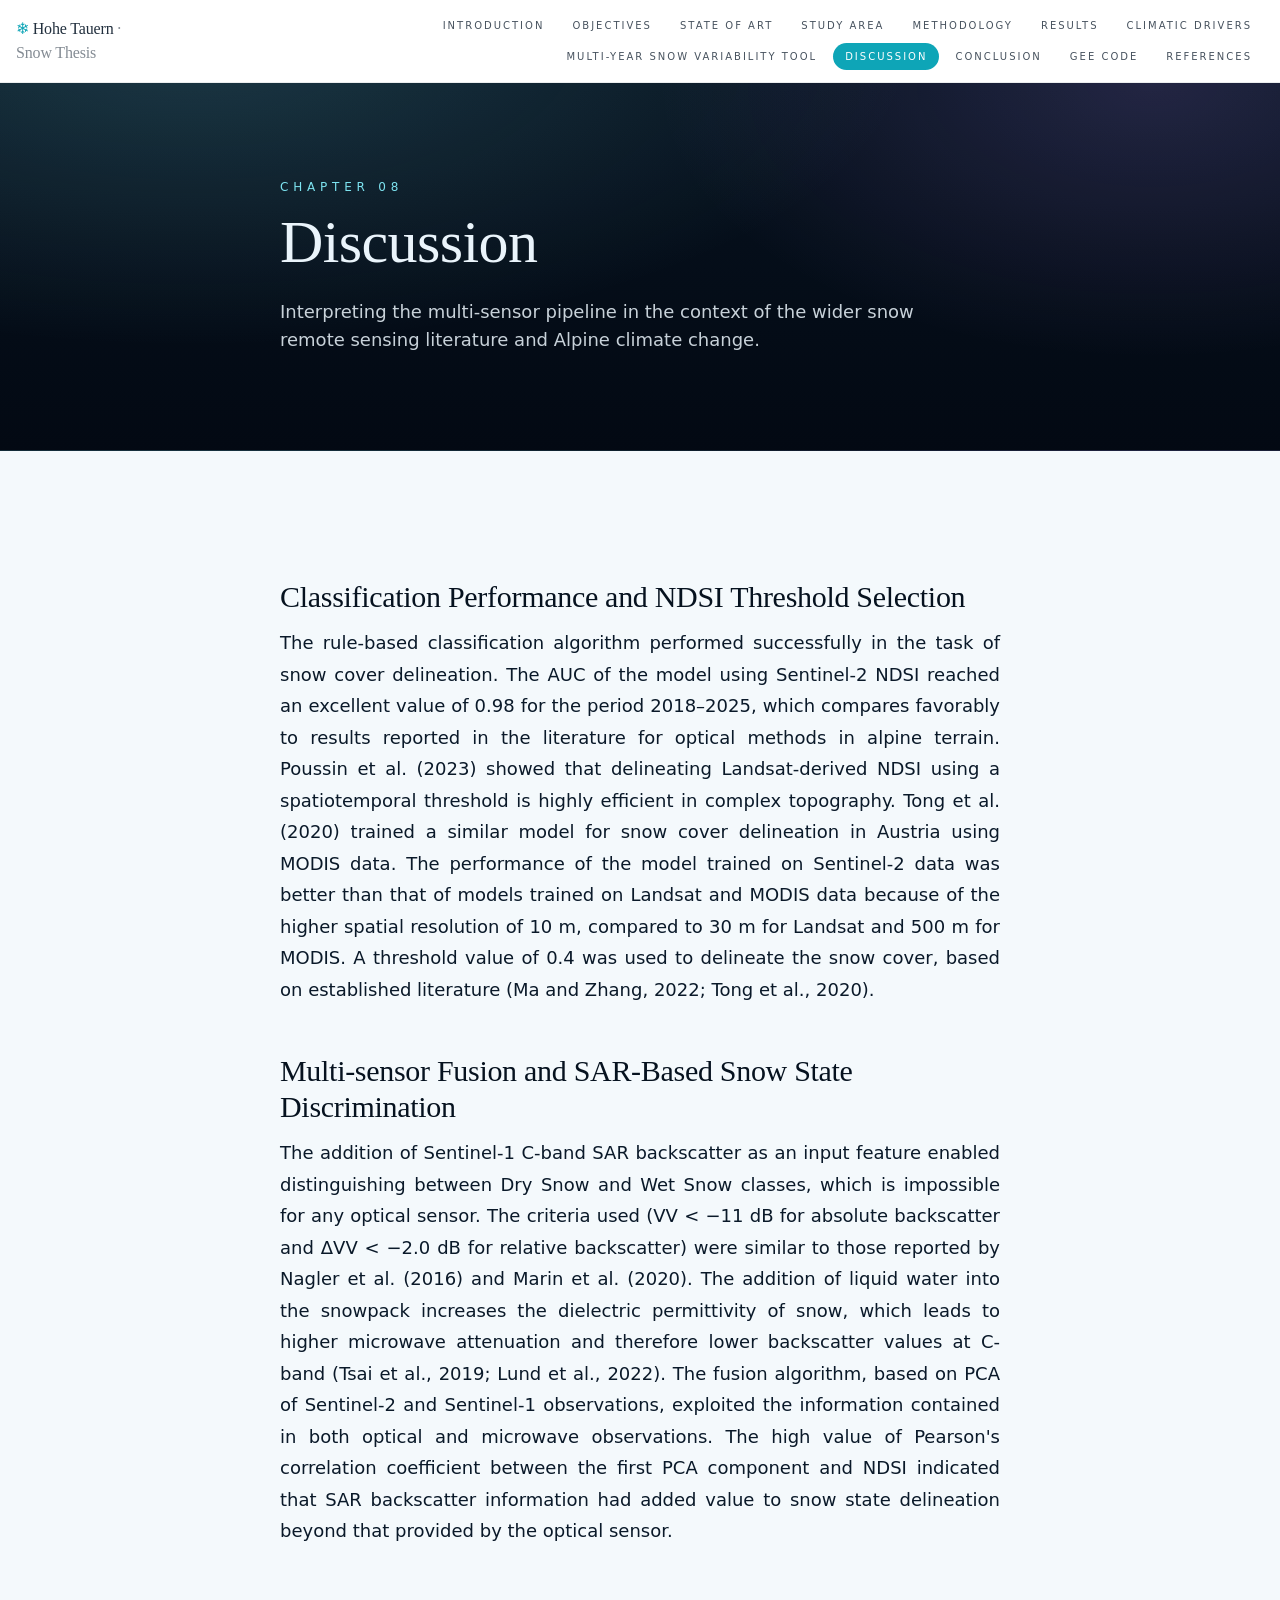
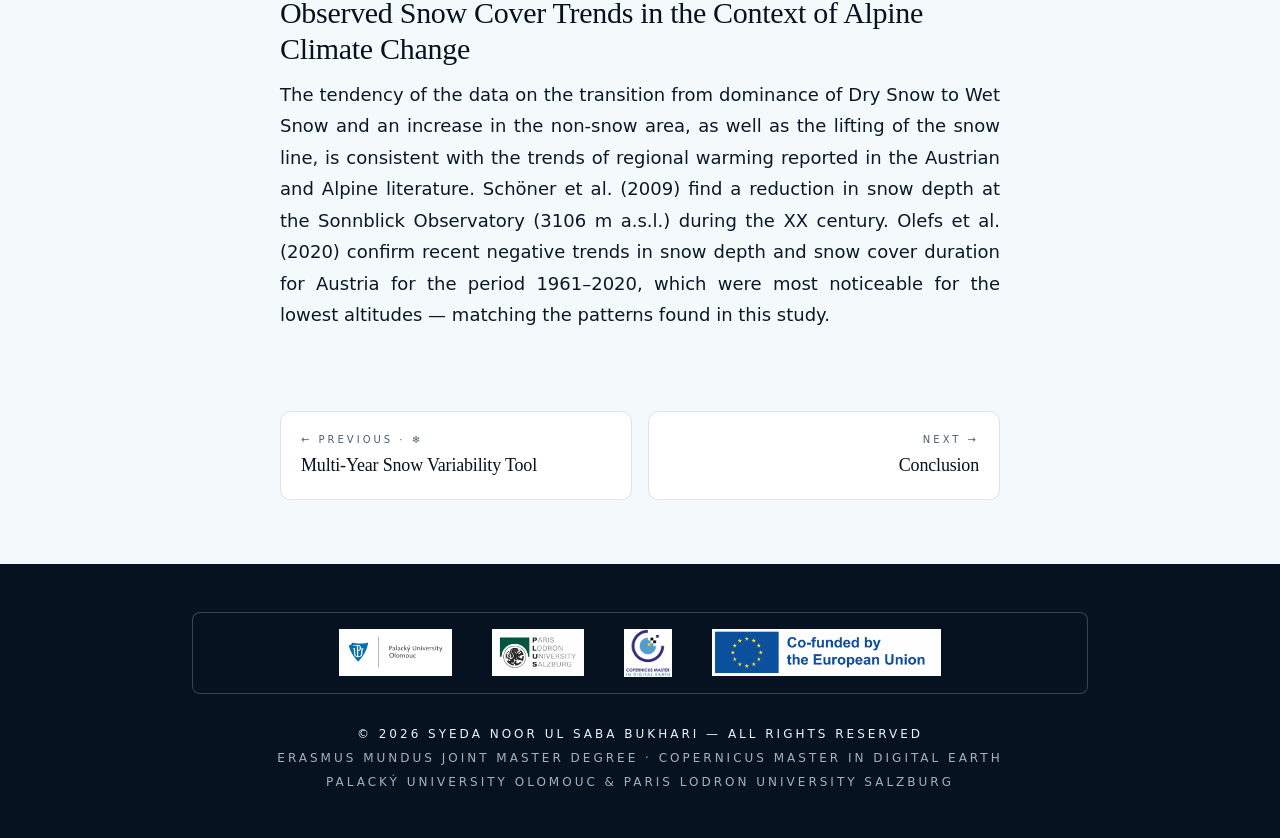
<file: discussion.html>
<!DOCTYPE html>
<html lang="en" data-tsd-source="/src/routes/__root.tsx:109:5"><head data-tsd-source="/src/routes/__root.tsx:110:7"><meta charset="utf-8"><meta name="viewport" content="width=device-width, initial-scale=1"><title>Discussion — Hohe Tauern Snow Thesis</title><meta name="author" content="Syeda Noor ul Saba Bukhari"><meta property="og:type" content="website"><meta name="twitter:card" content="summary_large_image"><meta name="twitter:site" content="@Lovable"><meta name="description" content="Interpretation of classification performance, multi-sensor fusion, and Alpine snow trends in the context of climate change."><meta property="og:title" content="Discussion — Hohe Tauern Snow Thesis"><meta property="og:description" content="What the results mean for cryospheric monitoring in the Austrian Alps."><link rel="icon" href="pics/favicon.ico" type="image/x-icon"><link rel="preconnect" href="https://fonts.googleapis.com"><link rel="preconnect" href="https://fonts.gstatic.com" crossorigin="anonymous"><link rel="stylesheet" href="css/styles.css"></head><body data-tsd-source="/src/routes/__root.tsx:113:7"><div aria-hidden="true" style="position:fixed;top:0;left:0;height:3px;width:0%;background:linear-gradient(90deg, var(--color-thesis-accent-glow), var(--color-thesis-accent), var(--color-thesis-aurora));z-index:60;box-shadow:0 0 12px rgba(125,227,240,0.6);transition:width 80ms linear" data-tsd-source="/src/components/thesis/shared.tsx:43:5"></div><nav class="sticky top-0 z-40 border-b backdrop-blur-md" style="background-color:rgba(255,255,255,0.88);border-color:rgba(11,29,42,0.08);color:var(--color-thesis-ink)" data-tsd-source="/src/components/thesis/shared.tsx:123:5"><div class="mx-auto flex max-w-7xl items-center justify-between gap-4 px-4 py-3" data-tsd-source="/src/components/thesis/shared.tsx:131:7"><a data-tsd-source="/src/components/thesis/shared.tsx:132:9" href="index.html" class="font-display text-base tracking-tight"><span style="color:var(--color-thesis-accent)" data-tsd-source="/src/components/thesis/shared.tsx:133:11">❄</span> <span class="opacity-90" data-tsd-source="/src/components/thesis/shared.tsx:134:11">Hohe Tauern</span><span class="opacity-50" data-tsd-source="/src/components/thesis/shared.tsx:135:11"> · Snow Thesis</span></a><div class="hidden flex-wrap justify-end gap-1 lg:flex" data-tsd-source="/src/components/thesis/shared.tsx:137:9"><a data-tsd-source="/src/components/thesis/shared.tsx:139:13" href="introduction.html" style="opacity:0.75" class="rounded-full px-3 py-1.5 text-[10px] uppercase tracking-[0.2em] transition-opacity hover:opacity-100">Introduction</a><a data-tsd-source="/src/components/thesis/shared.tsx:139:13" href="objectives.html" style="opacity:0.75" class="rounded-full px-3 py-1.5 text-[10px] uppercase tracking-[0.2em] transition-opacity hover:opacity-100">Objectives</a><a data-tsd-source="/src/components/thesis/shared.tsx:139:13" href="state-of-art.html" style="opacity:0.75" class="rounded-full px-3 py-1.5 text-[10px] uppercase tracking-[0.2em] transition-opacity hover:opacity-100">State of Art</a><a data-tsd-source="/src/components/thesis/shared.tsx:139:13" href="study-area.html" style="opacity:0.75" class="rounded-full px-3 py-1.5 text-[10px] uppercase tracking-[0.2em] transition-opacity hover:opacity-100">Study Area</a><a data-tsd-source="/src/components/thesis/shared.tsx:139:13" href="methodology.html" style="opacity:0.75" class="rounded-full px-3 py-1.5 text-[10px] uppercase tracking-[0.2em] transition-opacity hover:opacity-100">Methodology</a><a data-tsd-source="/src/components/thesis/shared.tsx:139:13" href="results.html" style="opacity:0.75" class="rounded-full px-3 py-1.5 text-[10px] uppercase tracking-[0.2em] transition-opacity hover:opacity-100">Results</a><a data-tsd-source="/src/components/thesis/shared.tsx:139:13" href="climate-drivers.html" style="opacity:0.75" class="rounded-full px-3 py-1.5 text-[10px] uppercase tracking-[0.2em] transition-opacity hover:opacity-100">Climatic Drivers</a><a data-tsd-source="/src/components/thesis/shared.tsx:139:13" href="year-compare.html" style="opacity:0.75" class="rounded-full px-3 py-1.5 text-[10px] uppercase tracking-[0.2em] transition-opacity hover:opacity-100">Multi-Year Snow Variability Tool</a><a data-tsd-source="/src/components/thesis/shared.tsx:139:13" style="opacity:1;background-color:var(--color-thesis-accent);color:#fff" href="discussion.html" class="rounded-full px-3 py-1.5 text-[10px] uppercase tracking-[0.2em] transition-opacity hover:opacity-100" data-status="active" aria-current="page">Discussion</a><a data-tsd-source="/src/components/thesis/shared.tsx:139:13" href="conclusion.html" style="opacity:0.75" class="rounded-full px-3 py-1.5 text-[10px] uppercase tracking-[0.2em] transition-opacity hover:opacity-100">Conclusion</a><a data-tsd-source="/src/components/thesis/shared.tsx:139:13" href="gee-code.html" style="opacity:0.75" class="rounded-full px-3 py-1.5 text-[10px] uppercase tracking-[0.2em] transition-opacity hover:opacity-100">GEE Code</a><a data-tsd-source="/src/components/thesis/shared.tsx:139:13" href="references.html" style="opacity:0.75" class="rounded-full px-3 py-1.5 text-[10px] uppercase tracking-[0.2em] transition-opacity hover:opacity-100">References</a></div><details class="relative lg:hidden" data-tsd-source="/src/components/thesis/shared.tsx:156:9"><summary class="cursor-pointer list-none rounded-md border px-3 py-1.5 text-[10px] uppercase tracking-[0.2em]" style="border-color:currentColor" data-tsd-source="/src/components/thesis/shared.tsx:157:11">Menu</summary><div class="absolute right-0 top-full z-50 mt-2 flex w-56 flex-col rounded-md border bg-white p-2 shadow-xl" style="color:var(--color-thesis-ink);border-color:rgba(11,29,42,0.1)" data-tsd-source="/src/components/thesis/shared.tsx:160:11"><a data-tsd-source="/src/components/thesis/shared.tsx:165:15" href="introduction.html" class="rounded px-3 py-1.5 text-xs uppercase tracking-[0.2em] hover:bg-slate-100">Introduction</a><a data-tsd-source="/src/components/thesis/shared.tsx:165:15" href="objectives.html" class="rounded px-3 py-1.5 text-xs uppercase tracking-[0.2em] hover:bg-slate-100">Objectives</a><a data-tsd-source="/src/components/thesis/shared.tsx:165:15" href="state-of-art.html" class="rounded px-3 py-1.5 text-xs uppercase tracking-[0.2em] hover:bg-slate-100">State of Art</a><a data-tsd-source="/src/components/thesis/shared.tsx:165:15" href="study-area.html" class="rounded px-3 py-1.5 text-xs uppercase tracking-[0.2em] hover:bg-slate-100">Study Area</a><a data-tsd-source="/src/components/thesis/shared.tsx:165:15" href="methodology.html" class="rounded px-3 py-1.5 text-xs uppercase tracking-[0.2em] hover:bg-slate-100">Methodology</a><a data-tsd-source="/src/components/thesis/shared.tsx:165:15" href="results.html" class="rounded px-3 py-1.5 text-xs uppercase tracking-[0.2em] hover:bg-slate-100">Results</a><a data-tsd-source="/src/components/thesis/shared.tsx:165:15" href="climate-drivers.html" class="rounded px-3 py-1.5 text-xs uppercase tracking-[0.2em] hover:bg-slate-100">Climatic Drivers</a><a data-tsd-source="/src/components/thesis/shared.tsx:165:15" href="year-compare.html" class="rounded px-3 py-1.5 text-xs uppercase tracking-[0.2em] hover:bg-slate-100">Multi-Year Snow Variability Tool</a><a data-tsd-source="/src/components/thesis/shared.tsx:165:15" class="rounded px-3 py-1.5 text-xs uppercase tracking-[0.2em] hover:bg-slate-100 active" href="discussion.html" data-status="active" aria-current="page">Discussion</a><a data-tsd-source="/src/components/thesis/shared.tsx:165:15" href="conclusion.html" class="rounded px-3 py-1.5 text-xs uppercase tracking-[0.2em] hover:bg-slate-100">Conclusion</a><a data-tsd-source="/src/components/thesis/shared.tsx:165:15" href="gee-code.html" class="rounded px-3 py-1.5 text-xs uppercase tracking-[0.2em] hover:bg-slate-100">GEE Code</a><a data-tsd-source="/src/components/thesis/shared.tsx:165:15" href="references.html" class="rounded px-3 py-1.5 text-xs uppercase tracking-[0.2em] hover:bg-slate-100">References</a></div></details></div></nav><!--$--><div style="background-color:var(--color-thesis-light);color:var(--color-thesis-ink)" data-tsd-source="/src/components/thesis/shared.tsx:188:5"><header class="thesis-aurora border-b" style="border-color:rgba(11,29,42,0.08);color:var(--color-thesis-ice)" data-tsd-source="/src/components/thesis/shared.tsx:189:7"><div aria-hidden="true" class="thesis-snow" data-tsd-source="/src/components/thesis/shared.tsx:99:5"><span class="thesis-snow-flake" style="left:0%;animation-delay:0s;animation-duration:9s;font-size:8px;opacity:0.35" data-tsd-source="/src/components/thesis/shared.tsx:101:9">❄</span><span class="thesis-snow-flake" style="left:4.17%;animation-delay:-1.6s;animation-duration:10s;font-size:11px;opacity:0.5" data-tsd-source="/src/components/thesis/shared.tsx:101:9">❄</span><span class="thesis-snow-flake" style="left:8.34%;animation-delay:-3.2s;animation-duration:11s;font-size:14px;opacity:0.6499999999999999" data-tsd-source="/src/components/thesis/shared.tsx:101:9">❄</span><span class="thesis-snow-flake" style="left:12.51%;animation-delay:-4.800000000000001s;animation-duration:12s;font-size:17px;opacity:0.7999999999999999" data-tsd-source="/src/components/thesis/shared.tsx:101:9">❄</span><span class="thesis-snow-flake" style="left:16.68%;animation-delay:-6.4s;animation-duration:13s;font-size:20px;opacity:0.35" data-tsd-source="/src/components/thesis/shared.tsx:101:9">❄</span><span class="thesis-snow-flake" style="left:20.85%;animation-delay:-8s;animation-duration:14s;font-size:8px;opacity:0.5" data-tsd-source="/src/components/thesis/shared.tsx:101:9">❄</span><span class="thesis-snow-flake" style="left:25.02%;animation-delay:-9.600000000000001s;animation-duration:9s;font-size:11px;opacity:0.6499999999999999" data-tsd-source="/src/components/thesis/shared.tsx:101:9">❄</span><span class="thesis-snow-flake" style="left:29.189999999999998%;animation-delay:-11.200000000000001s;animation-duration:10s;font-size:14px;opacity:0.7999999999999999" data-tsd-source="/src/components/thesis/shared.tsx:101:9">❄</span><span class="thesis-snow-flake" style="left:33.36%;animation-delay:0s;animation-duration:11s;font-size:17px;opacity:0.35" data-tsd-source="/src/components/thesis/shared.tsx:101:9">❄</span><span class="thesis-snow-flake" style="left:37.53%;animation-delay:-1.6s;animation-duration:12s;font-size:20px;opacity:0.5" data-tsd-source="/src/components/thesis/shared.tsx:101:9">❄</span><span class="thesis-snow-flake" style="left:41.7%;animation-delay:-3.2s;animation-duration:13s;font-size:8px;opacity:0.6499999999999999" data-tsd-source="/src/components/thesis/shared.tsx:101:9">❄</span><span class="thesis-snow-flake" style="left:45.87%;animation-delay:-4.800000000000001s;animation-duration:14s;font-size:11px;opacity:0.7999999999999999" data-tsd-source="/src/components/thesis/shared.tsx:101:9">❄</span><span class="thesis-snow-flake" style="left:50.04%;animation-delay:-6.4s;animation-duration:9s;font-size:14px;opacity:0.35" data-tsd-source="/src/components/thesis/shared.tsx:101:9">❄</span><span class="thesis-snow-flake" style="left:54.21%;animation-delay:-8s;animation-duration:10s;font-size:17px;opacity:0.5" data-tsd-source="/src/components/thesis/shared.tsx:101:9">❄</span><span class="thesis-snow-flake" style="left:58.379999999999995%;animation-delay:-9.600000000000001s;animation-duration:11s;font-size:20px;opacity:0.6499999999999999" data-tsd-source="/src/components/thesis/shared.tsx:101:9">❄</span><span class="thesis-snow-flake" style="left:62.55%;animation-delay:-11.200000000000001s;animation-duration:12s;font-size:8px;opacity:0.7999999999999999" data-tsd-source="/src/components/thesis/shared.tsx:101:9">❄</span><span class="thesis-snow-flake" style="left:66.72%;animation-delay:0s;animation-duration:13s;font-size:11px;opacity:0.35" data-tsd-source="/src/components/thesis/shared.tsx:101:9">❄</span><span class="thesis-snow-flake" style="left:70.89%;animation-delay:-1.6s;animation-duration:14s;font-size:14px;opacity:0.5" data-tsd-source="/src/components/thesis/shared.tsx:101:9">❄</span><span class="thesis-snow-flake" style="left:75.06%;animation-delay:-3.2s;animation-duration:9s;font-size:17px;opacity:0.6499999999999999" data-tsd-source="/src/components/thesis/shared.tsx:101:9">❄</span><span class="thesis-snow-flake" style="left:79.23%;animation-delay:-4.800000000000001s;animation-duration:10s;font-size:20px;opacity:0.7999999999999999" data-tsd-source="/src/components/thesis/shared.tsx:101:9">❄</span><span class="thesis-snow-flake" style="left:83.4%;animation-delay:-6.4s;animation-duration:11s;font-size:8px;opacity:0.35" data-tsd-source="/src/components/thesis/shared.tsx:101:9">❄</span><span class="thesis-snow-flake" style="left:87.57%;animation-delay:-8s;animation-duration:12s;font-size:11px;opacity:0.5" data-tsd-source="/src/components/thesis/shared.tsx:101:9">❄</span><span class="thesis-snow-flake" style="left:91.74%;animation-delay:-9.600000000000001s;animation-duration:13s;font-size:14px;opacity:0.6499999999999999" data-tsd-source="/src/components/thesis/shared.tsx:101:9">❄</span><span class="thesis-snow-flake" style="left:95.91%;animation-delay:-11.200000000000001s;animation-duration:14s;font-size:17px;opacity:0.7999999999999999" data-tsd-source="/src/components/thesis/shared.tsx:101:9">❄</span></div><div class="mx-auto max-w-3xl px-6 py-16 md:py-24" data-tsd-source="/src/components/thesis/shared.tsx:194:9"><p class="text-xs uppercase tracking-[0.4em]" style="color:var(--color-thesis-accent-glow)" data-tsd-source="/src/components/thesis/shared.tsx:196:13">Chapter <!-- -->08</p><h1 class="font-display mt-4 text-4xl leading-[1.05] md:text-6xl" data-tsd-source="/src/components/thesis/shared.tsx:204:11">Discussion</h1><p class="mt-6 max-w-2xl text-base opacity-85 md:text-lg" data-tsd-source="/src/components/thesis/shared.tsx:206:13">Interpreting the multi-sensor pipeline in the context of the wider snow remote sensing literature and Alpine climate change.</p></div></header><article class="mx-auto max-w-3xl px-6 py-16 md:py-20" data-tsd-source="/src/components/thesis/shared.tsx:210:7"><div class="thesis-prose space-y-5 text-base leading-[1.75] md:text-lg" data-tsd-source="/src/components/thesis/shared.tsx:211:9"><h2 class="font-display mt-12 mb-3 text-2xl md:text-3xl" style="color:var(--color-thesis-bg)" data-tsd-source="/src/components/thesis/shared.tsx:221:5">Classification Performance and NDSI Threshold Selection</h2><p data-tsd-source="/src/routes/discussion.tsx:16:7">The rule-based classification algorithm performed successfully in the task of snow cover delineation. The AUC of the model using Sentinel-2 NDSI reached an excellent value of 0.98 for the period 2018–2025, which compares favorably to results reported in the literature for optical methods in alpine terrain. Poussin et al. (2023) showed that delineating Landsat-derived NDSI using a spatiotemporal threshold is highly efficient in complex topography. Tong et al. (2020) trained a similar model for snow cover delineation in Austria using MODIS data. The performance of the model trained on Sentinel-2 data was better than that of models trained on Landsat and MODIS data because of the higher spatial resolution of 10 m, compared to 30 m for Landsat and 500 m for MODIS. A threshold value of 0.4 was used to delineate the snow cover, based on established literature (Ma and Zhang, 2022; Tong et al., 2020).</p><h2 class="font-display mt-12 mb-3 text-2xl md:text-3xl" style="color:var(--color-thesis-bg)" data-tsd-source="/src/components/thesis/shared.tsx:221:5">Multi-sensor Fusion and SAR-Based Snow State Discrimination</h2><p data-tsd-source="/src/routes/discussion.tsx:18:7">The addition of Sentinel-1 C-band SAR backscatter as an input feature enabled distinguishing between Dry Snow and Wet Snow classes, which is impossible for any optical sensor. The criteria used (VV &lt; −11 dB for absolute backscatter and ΔVV &lt; −2.0 dB for relative backscatter) were similar to those reported by Nagler et al. (2016) and Marin et al. (2020). The addition of liquid water into the snowpack increases the dielectric permittivity of snow, which leads to higher microwave attenuation and therefore lower backscatter values at C-band (Tsai et al., 2019; Lund et al., 2022). The fusion algorithm, based on PCA of Sentinel-2 and Sentinel-1 observations, exploited the information contained in both optical and microwave observations. The high value of Pearson's correlation coefficient between the first PCA component and NDSI indicated that SAR backscatter information had added value to snow state delineation beyond that provided by the optical sensor.</p><h2 class="font-display mt-12 mb-3 text-2xl md:text-3xl" style="color:var(--color-thesis-bg)" data-tsd-source="/src/components/thesis/shared.tsx:221:5">Observed Snow Cover Trends in the Context of Alpine Climate Change</h2><p data-tsd-source="/src/routes/discussion.tsx:20:7">The tendency of the data on the transition from dominance of Dry Snow to Wet Snow and an increase in the non-snow area, as well as the lifting of the snow line, is consistent with the trends of regional warming reported in the Austrian and Alpine literature. Schöner et al. (2009) find a reduction in snow depth at the Sonnblick Observatory (3106 m a.s.l.) during the XX century. Olefs et al. (2020) confirm recent negative trends in snow depth and snow cover duration for Austria for the period 1961–2020, which were most noticeable for the lowest altitudes — matching the patterns found in this study.</p></div></article><div class="mx-auto grid max-w-3xl grid-cols-1 gap-4 px-6 pb-16 sm:grid-cols-2" data-tsd-source="/src/components/thesis/shared.tsx:456:5"><a data-tsd-source="/src/components/thesis/shared.tsx:458:9" href="year-compare.html" style="border-color:rgba(11,29,42,0.12);background-color:#fff" class="group rounded-lg border p-5 transition-all hover:-translate-y-0.5 hover:shadow-md"><span class="block text-[10px] uppercase tracking-[0.3em]" style="color:var(--color-thesis-muted)" data-tsd-source="/src/components/thesis/shared.tsx:463:11">← Previous<!-- --> · ❄</span><span class="font-display mt-1 block text-lg" style="color:var(--color-thesis-bg)" data-tsd-source="/src/components/thesis/shared.tsx:466:11">Multi-Year Snow Variability Tool</span></a><a data-tsd-source="/src/components/thesis/shared.tsx:474:9" href="conclusion.html" style="border-color:rgba(11,29,42,0.12);background-color:#fff" class="group rounded-lg border p-5 text-right transition-all hover:-translate-y-0.5 hover:shadow-md"><span class="block text-[10px] uppercase tracking-[0.3em]" style="color:var(--color-thesis-muted)" data-tsd-source="/src/components/thesis/shared.tsx:479:11">Next<!-- --> →</span><span class="font-display mt-1 block text-lg" style="color:var(--color-thesis-bg)" data-tsd-source="/src/components/thesis/shared.tsx:482:11">Conclusion</span></a></div><footer class="px-6 py-12 text-center text-xs uppercase tracking-[0.25em]" style="background-color:var(--color-thesis-bg);color:var(--color-thesis-ice)" data-tsd-source="/src/components/thesis/shared.tsx:501:5"><div class="mx-auto mb-8 flex max-w-4xl flex-wrap items-center justify-center gap-6 rounded-md border px-6 py-4 sm:gap-10" style="background-color:var(--color-thesis-bg);border-color:var(--color-thesis-line)" data-tsd-source="/src/components/thesis/shared.tsx:505:7"><img src="pics/palacky_white.jpeg" alt="Palacký University Olomouc" class="h-10 w-auto object-contain sm:h-12" loading="lazy" data-tsd-source="/src/components/thesis/shared.tsx:510:11"><img src="pics/plus_logo.jpeg" alt="Paris Lodron University Salzburg" class="h-10 w-auto object-contain sm:h-12" loading="lazy" data-tsd-source="/src/components/thesis/shared.tsx:510:11"><img src="pics/copernicus_white.jpeg" alt="Copernicus Master in Digital Earth" class="h-10 w-auto object-contain sm:h-12" loading="lazy" data-tsd-source="/src/components/thesis/shared.tsx:510:11"><img src="pics/eu_logo.jpeg" alt="Co-funded by the European Union" class="h-10 w-auto object-contain sm:h-12" loading="lazy" data-tsd-source="/src/components/thesis/shared.tsx:510:11"></div><p data-tsd-source="/src/components/thesis/shared.tsx:513:7">© 2026 Syeda Noor ul Saba Bukhari — All rights reserved</p><p class="mt-2 opacity-70" data-tsd-source="/src/components/thesis/shared.tsx:514:7">Erasmus Mundus Joint Master Degree · Copernicus Master in Digital Earth</p><p class="mt-2 opacity-70" data-tsd-source="/src/components/thesis/shared.tsx:515:7">Palacký University Olomouc &amp; Paris Lodron University Salzburg</p></footer></div><!--/$--></body></html>
</file>
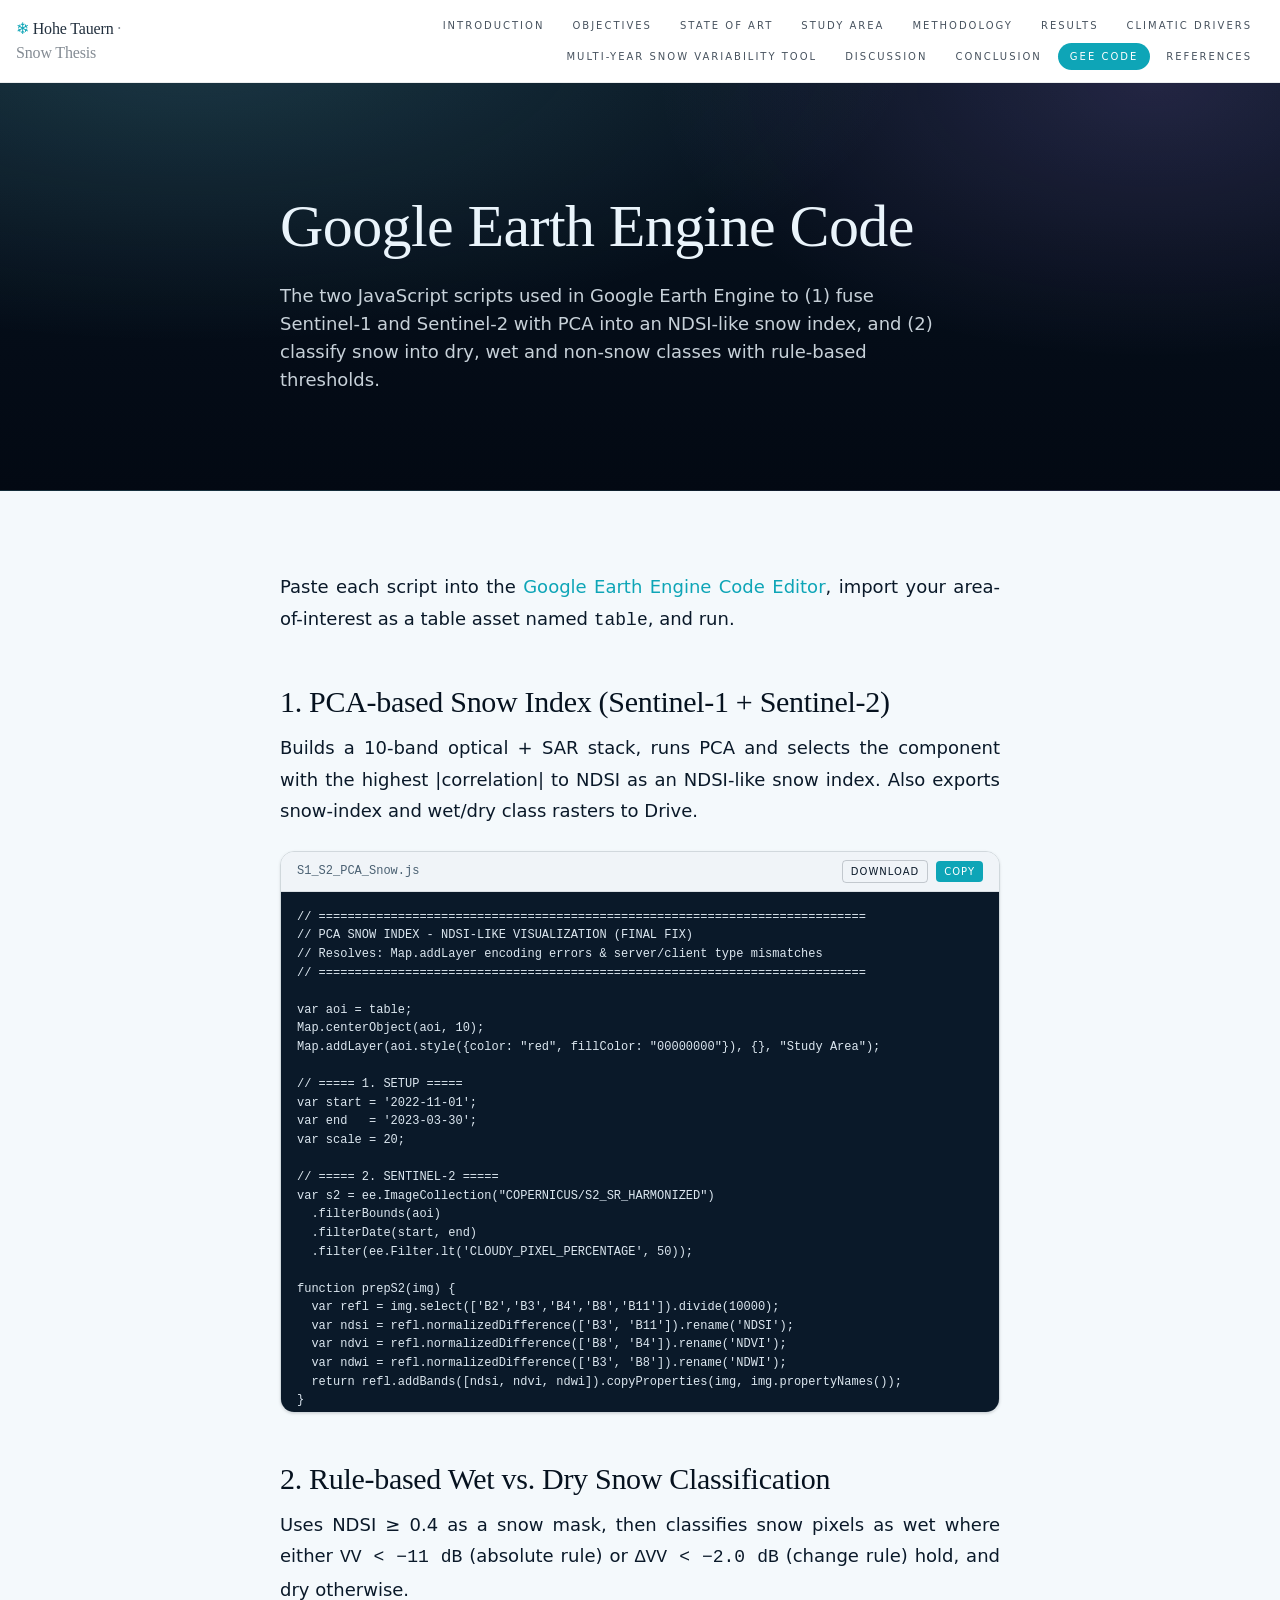
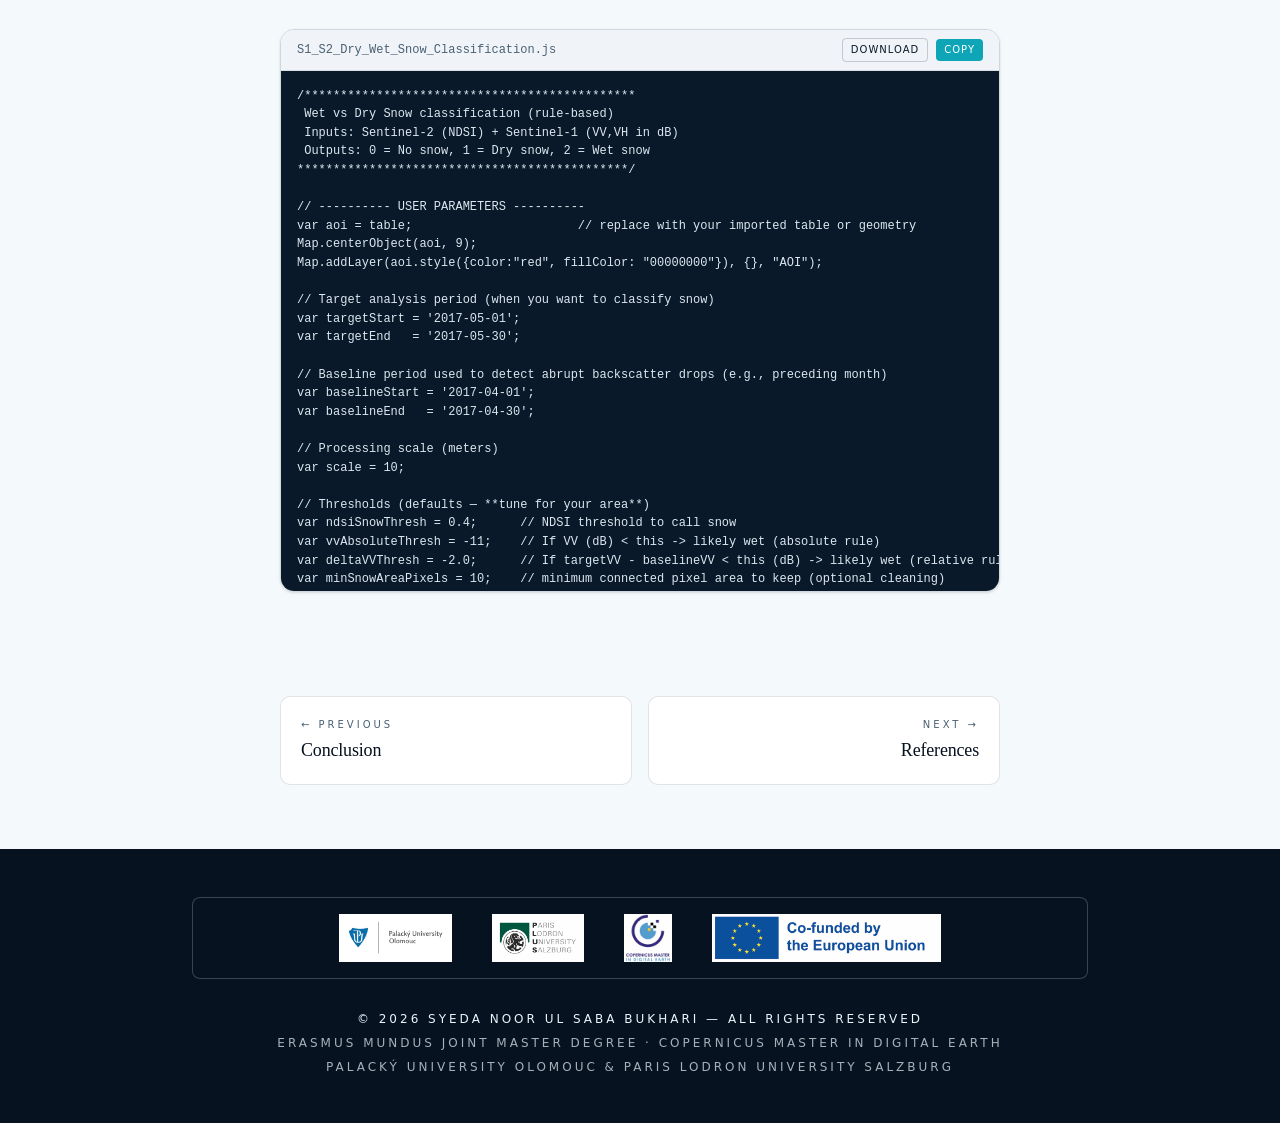
<file: gee-code.html>
<!DOCTYPE html>
<html lang="en" data-tsd-source="/src/routes/__root.tsx:109:5"><head data-tsd-source="/src/routes/__root.tsx:110:7"><meta charset="utf-8"><meta name="viewport" content="width=device-width, initial-scale=1"><title>GEE Code — Hohe Tauern Snow Thesis</title><meta name="author" content="Syeda Noor ul Saba Bukhari"><meta property="og:type" content="website"><meta name="twitter:card" content="summary_large_image"><meta name="twitter:site" content="@Lovable"><meta name="description" content="Google Earth Engine JavaScript source code: PCA snow index and rule-based wet/dry snow classification."><meta property="og:title" content="GEE Code — Hohe Tauern Snow Thesis"><meta property="og:description" content="Reproducible GEE scripts for multi-sensor snow analysis."><link rel="icon" href="pics/favicon.ico" type="image/x-icon"><link rel="preconnect" href="https://fonts.googleapis.com"><link rel="preconnect" href="https://fonts.gstatic.com" crossorigin="anonymous"><link rel="stylesheet" href="css/styles.css"></head><body data-tsd-source="/src/routes/__root.tsx:113:7"><div aria-hidden="true" style="position:fixed;top:0;left:0;height:3px;width:0%;background:linear-gradient(90deg, var(--color-thesis-accent-glow), var(--color-thesis-accent), var(--color-thesis-aurora));z-index:60;box-shadow:0 0 12px rgba(125,227,240,0.6);transition:width 80ms linear" data-tsd-source="/src/components/thesis/shared.tsx:43:5"></div><nav class="sticky top-0 z-40 border-b backdrop-blur-md" style="background-color:rgba(255,255,255,0.88);border-color:rgba(11,29,42,0.08);color:var(--color-thesis-ink)" data-tsd-source="/src/components/thesis/shared.tsx:123:5"><div class="mx-auto flex max-w-7xl items-center justify-between gap-4 px-4 py-3" data-tsd-source="/src/components/thesis/shared.tsx:131:7"><a data-tsd-source="/src/components/thesis/shared.tsx:132:9" href="index.html" class="font-display text-base tracking-tight"><span style="color:var(--color-thesis-accent)" data-tsd-source="/src/components/thesis/shared.tsx:133:11">❄</span> <span class="opacity-90" data-tsd-source="/src/components/thesis/shared.tsx:134:11">Hohe Tauern</span><span class="opacity-50" data-tsd-source="/src/components/thesis/shared.tsx:135:11"> · Snow Thesis</span></a><div class="hidden flex-wrap justify-end gap-1 lg:flex" data-tsd-source="/src/components/thesis/shared.tsx:137:9"><a data-tsd-source="/src/components/thesis/shared.tsx:139:13" href="introduction.html" style="opacity:0.75" class="rounded-full px-3 py-1.5 text-[10px] uppercase tracking-[0.2em] transition-opacity hover:opacity-100">Introduction</a><a data-tsd-source="/src/components/thesis/shared.tsx:139:13" href="objectives.html" style="opacity:0.75" class="rounded-full px-3 py-1.5 text-[10px] uppercase tracking-[0.2em] transition-opacity hover:opacity-100">Objectives</a><a data-tsd-source="/src/components/thesis/shared.tsx:139:13" href="state-of-art.html" style="opacity:0.75" class="rounded-full px-3 py-1.5 text-[10px] uppercase tracking-[0.2em] transition-opacity hover:opacity-100">State of Art</a><a data-tsd-source="/src/components/thesis/shared.tsx:139:13" href="study-area.html" style="opacity:0.75" class="rounded-full px-3 py-1.5 text-[10px] uppercase tracking-[0.2em] transition-opacity hover:opacity-100">Study Area</a><a data-tsd-source="/src/components/thesis/shared.tsx:139:13" href="methodology.html" style="opacity:0.75" class="rounded-full px-3 py-1.5 text-[10px] uppercase tracking-[0.2em] transition-opacity hover:opacity-100">Methodology</a><a data-tsd-source="/src/components/thesis/shared.tsx:139:13" href="results.html" style="opacity:0.75" class="rounded-full px-3 py-1.5 text-[10px] uppercase tracking-[0.2em] transition-opacity hover:opacity-100">Results</a><a data-tsd-source="/src/components/thesis/shared.tsx:139:13" href="climate-drivers.html" style="opacity:0.75" class="rounded-full px-3 py-1.5 text-[10px] uppercase tracking-[0.2em] transition-opacity hover:opacity-100">Climatic Drivers</a><a data-tsd-source="/src/components/thesis/shared.tsx:139:13" href="year-compare.html" style="opacity:0.75" class="rounded-full px-3 py-1.5 text-[10px] uppercase tracking-[0.2em] transition-opacity hover:opacity-100">Multi-Year Snow Variability Tool</a><a data-tsd-source="/src/components/thesis/shared.tsx:139:13" href="discussion.html" style="opacity:0.75" class="rounded-full px-3 py-1.5 text-[10px] uppercase tracking-[0.2em] transition-opacity hover:opacity-100">Discussion</a><a data-tsd-source="/src/components/thesis/shared.tsx:139:13" href="conclusion.html" style="opacity:0.75" class="rounded-full px-3 py-1.5 text-[10px] uppercase tracking-[0.2em] transition-opacity hover:opacity-100">Conclusion</a><a data-tsd-source="/src/components/thesis/shared.tsx:139:13" style="opacity:1;background-color:var(--color-thesis-accent);color:#fff" href="gee-code.html" class="rounded-full px-3 py-1.5 text-[10px] uppercase tracking-[0.2em] transition-opacity hover:opacity-100" data-status="active" aria-current="page">GEE Code</a><a data-tsd-source="/src/components/thesis/shared.tsx:139:13" href="references.html" style="opacity:0.75" class="rounded-full px-3 py-1.5 text-[10px] uppercase tracking-[0.2em] transition-opacity hover:opacity-100">References</a></div><details class="relative lg:hidden" data-tsd-source="/src/components/thesis/shared.tsx:156:9"><summary class="cursor-pointer list-none rounded-md border px-3 py-1.5 text-[10px] uppercase tracking-[0.2em]" style="border-color:currentColor" data-tsd-source="/src/components/thesis/shared.tsx:157:11">Menu</summary><div class="absolute right-0 top-full z-50 mt-2 flex w-56 flex-col rounded-md border bg-white p-2 shadow-xl" style="color:var(--color-thesis-ink);border-color:rgba(11,29,42,0.1)" data-tsd-source="/src/components/thesis/shared.tsx:160:11"><a data-tsd-source="/src/components/thesis/shared.tsx:165:15" href="introduction.html" class="rounded px-3 py-1.5 text-xs uppercase tracking-[0.2em] hover:bg-slate-100">Introduction</a><a data-tsd-source="/src/components/thesis/shared.tsx:165:15" href="objectives.html" class="rounded px-3 py-1.5 text-xs uppercase tracking-[0.2em] hover:bg-slate-100">Objectives</a><a data-tsd-source="/src/components/thesis/shared.tsx:165:15" href="state-of-art.html" class="rounded px-3 py-1.5 text-xs uppercase tracking-[0.2em] hover:bg-slate-100">State of Art</a><a data-tsd-source="/src/components/thesis/shared.tsx:165:15" href="study-area.html" class="rounded px-3 py-1.5 text-xs uppercase tracking-[0.2em] hover:bg-slate-100">Study Area</a><a data-tsd-source="/src/components/thesis/shared.tsx:165:15" href="methodology.html" class="rounded px-3 py-1.5 text-xs uppercase tracking-[0.2em] hover:bg-slate-100">Methodology</a><a data-tsd-source="/src/components/thesis/shared.tsx:165:15" href="results.html" class="rounded px-3 py-1.5 text-xs uppercase tracking-[0.2em] hover:bg-slate-100">Results</a><a data-tsd-source="/src/components/thesis/shared.tsx:165:15" href="climate-drivers.html" class="rounded px-3 py-1.5 text-xs uppercase tracking-[0.2em] hover:bg-slate-100">Climatic Drivers</a><a data-tsd-source="/src/components/thesis/shared.tsx:165:15" href="year-compare.html" class="rounded px-3 py-1.5 text-xs uppercase tracking-[0.2em] hover:bg-slate-100">Multi-Year Snow Variability Tool</a><a data-tsd-source="/src/components/thesis/shared.tsx:165:15" href="discussion.html" class="rounded px-3 py-1.5 text-xs uppercase tracking-[0.2em] hover:bg-slate-100">Discussion</a><a data-tsd-source="/src/components/thesis/shared.tsx:165:15" href="conclusion.html" class="rounded px-3 py-1.5 text-xs uppercase tracking-[0.2em] hover:bg-slate-100">Conclusion</a><a data-tsd-source="/src/components/thesis/shared.tsx:165:15" class="rounded px-3 py-1.5 text-xs uppercase tracking-[0.2em] hover:bg-slate-100 active" href="gee-code.html" data-status="active" aria-current="page">GEE Code</a><a data-tsd-source="/src/components/thesis/shared.tsx:165:15" href="references.html" class="rounded px-3 py-1.5 text-xs uppercase tracking-[0.2em] hover:bg-slate-100">References</a></div></details></div></nav><!--$--><div style="background-color:var(--color-thesis-light);color:var(--color-thesis-ink)" data-tsd-source="/src/components/thesis/shared.tsx:188:5"><header class="thesis-aurora border-b" style="border-color:rgba(11,29,42,0.08);color:var(--color-thesis-ice)" data-tsd-source="/src/components/thesis/shared.tsx:189:7"><div aria-hidden="true" class="thesis-snow" data-tsd-source="/src/components/thesis/shared.tsx:99:5"><span class="thesis-snow-flake" style="left:0%;animation-delay:0s;animation-duration:9s;font-size:8px;opacity:0.35" data-tsd-source="/src/components/thesis/shared.tsx:101:9">❄</span><span class="thesis-snow-flake" style="left:4.17%;animation-delay:-1.6s;animation-duration:10s;font-size:11px;opacity:0.5" data-tsd-source="/src/components/thesis/shared.tsx:101:9">❄</span><span class="thesis-snow-flake" style="left:8.34%;animation-delay:-3.2s;animation-duration:11s;font-size:14px;opacity:0.6499999999999999" data-tsd-source="/src/components/thesis/shared.tsx:101:9">❄</span><span class="thesis-snow-flake" style="left:12.51%;animation-delay:-4.800000000000001s;animation-duration:12s;font-size:17px;opacity:0.7999999999999999" data-tsd-source="/src/components/thesis/shared.tsx:101:9">❄</span><span class="thesis-snow-flake" style="left:16.68%;animation-delay:-6.4s;animation-duration:13s;font-size:20px;opacity:0.35" data-tsd-source="/src/components/thesis/shared.tsx:101:9">❄</span><span class="thesis-snow-flake" style="left:20.85%;animation-delay:-8s;animation-duration:14s;font-size:8px;opacity:0.5" data-tsd-source="/src/components/thesis/shared.tsx:101:9">❄</span><span class="thesis-snow-flake" style="left:25.02%;animation-delay:-9.600000000000001s;animation-duration:9s;font-size:11px;opacity:0.6499999999999999" data-tsd-source="/src/components/thesis/shared.tsx:101:9">❄</span><span class="thesis-snow-flake" style="left:29.189999999999998%;animation-delay:-11.200000000000001s;animation-duration:10s;font-size:14px;opacity:0.7999999999999999" data-tsd-source="/src/components/thesis/shared.tsx:101:9">❄</span><span class="thesis-snow-flake" style="left:33.36%;animation-delay:0s;animation-duration:11s;font-size:17px;opacity:0.35" data-tsd-source="/src/components/thesis/shared.tsx:101:9">❄</span><span class="thesis-snow-flake" style="left:37.53%;animation-delay:-1.6s;animation-duration:12s;font-size:20px;opacity:0.5" data-tsd-source="/src/components/thesis/shared.tsx:101:9">❄</span><span class="thesis-snow-flake" style="left:41.7%;animation-delay:-3.2s;animation-duration:13s;font-size:8px;opacity:0.6499999999999999" data-tsd-source="/src/components/thesis/shared.tsx:101:9">❄</span><span class="thesis-snow-flake" style="left:45.87%;animation-delay:-4.800000000000001s;animation-duration:14s;font-size:11px;opacity:0.7999999999999999" data-tsd-source="/src/components/thesis/shared.tsx:101:9">❄</span><span class="thesis-snow-flake" style="left:50.04%;animation-delay:-6.4s;animation-duration:9s;font-size:14px;opacity:0.35" data-tsd-source="/src/components/thesis/shared.tsx:101:9">❄</span><span class="thesis-snow-flake" style="left:54.21%;animation-delay:-8s;animation-duration:10s;font-size:17px;opacity:0.5" data-tsd-source="/src/components/thesis/shared.tsx:101:9">❄</span><span class="thesis-snow-flake" style="left:58.379999999999995%;animation-delay:-9.600000000000001s;animation-duration:11s;font-size:20px;opacity:0.6499999999999999" data-tsd-source="/src/components/thesis/shared.tsx:101:9">❄</span><span class="thesis-snow-flake" style="left:62.55%;animation-delay:-11.200000000000001s;animation-duration:12s;font-size:8px;opacity:0.7999999999999999" data-tsd-source="/src/components/thesis/shared.tsx:101:9">❄</span><span class="thesis-snow-flake" style="left:66.72%;animation-delay:0s;animation-duration:13s;font-size:11px;opacity:0.35" data-tsd-source="/src/components/thesis/shared.tsx:101:9">❄</span><span class="thesis-snow-flake" style="left:70.89%;animation-delay:-1.6s;animation-duration:14s;font-size:14px;opacity:0.5" data-tsd-source="/src/components/thesis/shared.tsx:101:9">❄</span><span class="thesis-snow-flake" style="left:75.06%;animation-delay:-3.2s;animation-duration:9s;font-size:17px;opacity:0.6499999999999999" data-tsd-source="/src/components/thesis/shared.tsx:101:9">❄</span><span class="thesis-snow-flake" style="left:79.23%;animation-delay:-4.800000000000001s;animation-duration:10s;font-size:20px;opacity:0.7999999999999999" data-tsd-source="/src/components/thesis/shared.tsx:101:9">❄</span><span class="thesis-snow-flake" style="left:83.4%;animation-delay:-6.4s;animation-duration:11s;font-size:8px;opacity:0.35" data-tsd-source="/src/components/thesis/shared.tsx:101:9">❄</span><span class="thesis-snow-flake" style="left:87.57%;animation-delay:-8s;animation-duration:12s;font-size:11px;opacity:0.5" data-tsd-source="/src/components/thesis/shared.tsx:101:9">❄</span><span class="thesis-snow-flake" style="left:91.74%;animation-delay:-9.600000000000001s;animation-duration:13s;font-size:14px;opacity:0.6499999999999999" data-tsd-source="/src/components/thesis/shared.tsx:101:9">❄</span><span class="thesis-snow-flake" style="left:95.91%;animation-delay:-11.200000000000001s;animation-duration:14s;font-size:17px;opacity:0.7999999999999999" data-tsd-source="/src/components/thesis/shared.tsx:101:9">❄</span></div><div class="mx-auto max-w-3xl px-6 py-16 md:py-24" data-tsd-source="/src/components/thesis/shared.tsx:194:9"><h1 class="font-display mt-4 text-4xl leading-[1.05] md:text-6xl" data-tsd-source="/src/components/thesis/shared.tsx:204:11">Google Earth Engine Code</h1><p class="mt-6 max-w-2xl text-base opacity-85 md:text-lg" data-tsd-source="/src/components/thesis/shared.tsx:206:13">The two JavaScript scripts used in Google Earth Engine to (1) fuse Sentinel-1 and Sentinel-2 with PCA into an NDSI-like snow index, and (2) classify snow into dry, wet and non-snow classes with rule-based thresholds.</p></div></header><article class="mx-auto max-w-3xl px-6 py-16 md:py-20" data-tsd-source="/src/components/thesis/shared.tsx:210:7"><div class="thesis-prose space-y-5 text-base leading-[1.75] md:text-lg" data-tsd-source="/src/components/thesis/shared.tsx:211:9"><p data-tsd-source="/src/routes/gee-code.tsx:70:7">Paste each script into the<!-- --> <a href="https://code.earthengine.google.com/" target="_blank" rel="noreferrer" style="color:var(--color-thesis-accent)" data-tsd-source="/src/routes/gee-code.tsx:72:9">Google Earth Engine Code Editor</a>, import your area-of-interest as a table asset named <code data-tsd-source="/src/routes/gee-code.tsx:75:63">table</code>, and run.</p><h2 class="font-display mt-12 mb-3 text-2xl md:text-3xl" style="color:var(--color-thesis-bg)" data-tsd-source="/src/components/thesis/shared.tsx:221:5">1. PCA-based Snow Index (Sentinel-1 + Sentinel-2)</h2><p data-tsd-source="/src/routes/gee-code.tsx:79:7">Builds a 10-band optical + SAR stack, runs PCA and selects the component with the highest |correlation| to NDSI as an NDSI-like snow index. Also exports snow-index and wet/dry class rasters to Drive.</p><div class="my-6 overflow-hidden rounded-xl border shadow-sm" style="border-color:rgba(11,29,42,0.15)" data-tsd-source="/src/routes/gee-code.tsx:29:5"><div class="flex items-center justify-between border-b px-4 py-2 text-xs" style="border-color:rgba(11,29,42,0.1);background-color:#f0f4f8" data-tsd-source="/src/routes/gee-code.tsx:30:7"><span class="font-mono" style="color:var(--color-thesis-muted)" data-tsd-source="/src/routes/gee-code.tsx:34:9">S1_S2_PCA_Snow.js</span><div class="flex items-center gap-2" data-tsd-source="/src/routes/gee-code.tsx:35:9"><a href="data:text/javascript;charset=utf-8,%2F%2F%20%3D%3D%3D%3D%3D%3D%3D%3D%3D%3D%3D%3D%3D%3D%3D%3D%3D%3D%3D%3D%3D%3D%3D%3D%3D%3D%3D%3D%3D%3D%3D%3D%3D%3D%3D%3D%3D%3D%3D%3D%3D%3D%3D%3D%3D%3D%3D%3D%3D%3D%3D%3D%3D%3D%3D%3D%3D%3D%3D%3D%3D%3D%3D%3D%3D%3D%3D%3D%3D%3D%3D%3D%3D%3D%3D%3D%0D%0A%2F%2F%20PCA%20SNOW%20INDEX%20-%20NDSI-LIKE%20VISUALIZATION%20(FINAL%20FIX)%0D%0A%2F%2F%20Resolves%3A%20Map.addLayer%20encoding%20errors%20%26%20server%2Fclient%20type%20mismatches%0D%0A%2F%2F%20%3D%3D%3D%3D%3D%3D%3D%3D%3D%3D%3D%3D%3D%3D%3D%3D%3D%3D%3D%3D%3D%3D%3D%3D%3D%3D%3D%3D%3D%3D%3D%3D%3D%3D%3D%3D%3D%3D%3D%3D%3D%3D%3D%3D%3D%3D%3D%3D%3D%3D%3D%3D%3D%3D%3D%3D%3D%3D%3D%3D%3D%3D%3D%3D%3D%3D%3D%3D%3D%3D%3D%3D%3D%3D%3D%3D%0D%0A%0D%0Avar%20aoi%20%3D%20table%3B%0D%0AMap.centerObject(aoi%2C%2010)%3B%0D%0AMap.addLayer(aoi.style(%7Bcolor%3A%20%22red%22%2C%20fillColor%3A%20%2200000000%22%7D)%2C%20%7B%7D%2C%20%22Study%20Area%22)%3B%0D%0A%0D%0A%2F%2F%20%3D%3D%3D%3D%3D%201.%20SETUP%20%3D%3D%3D%3D%3D%0D%0Avar%20start%20%3D%20'2022-11-01'%3B%0D%0Avar%20end%20%20%20%3D%20'2023-03-30'%3B%0D%0Avar%20scale%20%3D%2020%3B%0D%0A%0D%0A%2F%2F%20%3D%3D%3D%3D%3D%202.%20SENTINEL-2%20%3D%3D%3D%3D%3D%0D%0Avar%20s2%20%3D%20ee.ImageCollection(%22COPERNICUS%2FS2_SR_HARMONIZED%22)%0D%0A%20%20.filterBounds(aoi)%0D%0A%20%20.filterDate(start%2C%20end)%0D%0A%20%20.filter(ee.Filter.lt('CLOUDY_PIXEL_PERCENTAGE'%2C%2050))%3B%0D%0A%0D%0Afunction%20prepS2(img)%20%7B%0D%0A%20%20var%20refl%20%3D%20img.select(%5B'B2'%2C'B3'%2C'B4'%2C'B8'%2C'B11'%5D).divide(10000)%3B%0D%0A%20%20var%20ndsi%20%3D%20refl.normalizedDifference(%5B'B3'%2C%20'B11'%5D).rename('NDSI')%3B%0D%0A%20%20var%20ndvi%20%3D%20refl.normalizedDifference(%5B'B8'%2C%20'B4'%5D).rename('NDVI')%3B%0D%0A%20%20var%20ndwi%20%3D%20refl.normalizedDifference(%5B'B3'%2C%20'B8'%5D).rename('NDWI')%3B%0D%0A%20%20return%20refl.addBands(%5Bndsi%2C%20ndvi%2C%20ndwi%5D).copyProperties(img%2C%20img.propertyNames())%3B%0D%0A%7D%0D%0A%0D%0Avar%20s2_prep%20%3D%20s2.map(prepS2)%3B%0D%0Avar%20s2_comp%20%3D%20s2_prep.mean().clip(aoi)%3B%0D%0AMap.addLayer(s2_comp.select(%5B'B4'%2C%20'B3'%2C%20'B2'%5D)%2C%20%7Bmin%3A0%2C%20max%3A0.3%7D%2C%20%22Sentinel-2%20RGB%22)%3B%0D%0A%0D%0A%2F%2F%20%3D%3D%3D%3D%3D%203.%20SENTINEL-1%20%3D%3D%3D%3D%3D%0D%0Avar%20s1%20%3D%20ee.ImageCollection('COPERNICUS%2FS1_GRD')%0D%0A%20%20.filterBounds(aoi)%0D%0A%20%20.filterDate(start%2C%20end)%0D%0A%20%20.filter(ee.Filter.eq('instrumentMode'%2C%20'IW'))%0D%0A%20%20.select(%5B'VV'%2C'VH'%5D)%3B%0D%0A%0D%0Afunction%20toDB_safe(img)%20%7B%0D%0A%20%20var%20vv%20%3D%20img.select('VV').where(img.select('VV').lte(0)%2C%201e-6)%3B%0D%0A%20%20var%20vh%20%3D%20img.select('VH').where(img.select('VH').lte(0)%2C%201e-6)%3B%0D%0A%20%20return%20ee.Image(%5B%0D%0A%20%20%20%20vv.log10().multiply(10).rename('VV_dB')%2C%0D%0A%20%20%20%20vh.log10().multiply(10).rename('VH_dB')%0D%0A%20%20%5D).copyProperties(img%2C%20img.propertyNames())%3B%0D%0A%7D%0D%0A%0D%0Avar%20s1_db%20%3D%20s1.map(toDB_safe)%3B%0D%0Avar%20s1_comp%20%3D%20s1_db.mean().clip(aoi)%3B%0D%0A%0D%0A%2F%2F%20%3D%3D%3D%3D%3D%204.%20STACK%20BANDS%20%3D%3D%3D%3D%3D%0D%0Avar%20stack%20%3D%20s2_comp.select(%5B'B2'%2C'B3'%2C'B4'%2C'B8'%2C'B11'%2C'NDSI'%2C'NDVI'%2C'NDWI'%5D)%0D%0A%20%20.addBands(s1_comp.select(%5B'VV_dB'%2C'VH_dB'%5D))%0D%0A%20%20.clip(aoi)%3B%0D%0A%0D%0Avar%20nBands%20%3D%20stack.bandNames().length()%3B%0D%0A%0D%0A%2F%2F%20%3D%3D%3D%3D%3D%205.%20PCA%20FUNCTION%20(OFFICIAL%20GEE%20PATTERN)%20%3D%3D%3D%3D%3D%0D%0Afunction%20getPrincipalComponents(image%2C%20scale%2C%20region)%20%7B%0D%0A%20%20var%20bandNames%20%3D%20image.bandNames()%3B%0D%0A%20%20%0D%0A%20%20var%20means%20%3D%20image.reduceRegion(%7B%0D%0A%20%20%20%20reducer%3A%20ee.Reducer.mean()%2C%0D%0A%20%20%20%20geometry%3A%20region%2C%0D%0A%20%20%20%20scale%3A%20scale%2C%0D%0A%20%20%20%20maxPixels%3A%201e9%2C%0D%0A%20%20%20%20bestEffort%3A%20true%0D%0A%20%20%7D)%3B%0D%0A%20%20var%20centered%20%3D%20image.subtract(ee.Image.constant(bandNames.map(function(b)%20%7B%0D%0A%20%20%20%20return%20ee.Number(means.get(b))%3B%0D%0A%20%20%7D)).rename(bandNames))%3B%0D%0A%20%20%0D%0A%20%20var%20arrayImage%20%3D%20centered.toArray()%3B%0D%0A%20%20var%20arrayImage2D%20%3D%20arrayImage.toArray(1)%3B%0D%0A%20%20%0D%0A%20%20var%20covar%20%3D%20arrayImage.reduceRegion(%7B%0D%0A%20%20%20%20reducer%3A%20ee.Reducer.centeredCovariance()%2C%0D%0A%20%20%20%20geometry%3A%20region%2C%0D%0A%20%20%20%20scale%3A%20scale%2C%0D%0A%20%20%20%20maxPixels%3A%201e9%2C%0D%0A%20%20%20%20bestEffort%3A%20true%0D%0A%20%20%7D)%3B%0D%0A%20%20var%20covarArray%20%3D%20ee.Array(covar.get('array'))%3B%0D%0A%20%20var%20eigens%20%3D%20covarArray.eigen()%3B%0D%0A%20%20var%20eigenVectors%20%3D%20eigens.slice(1%2C%201)%3B%0D%0A%20%20%0D%0A%20%20%2F%2F%20%5Bbands%20%C3%97%20components%5D%20*%20%5Bbands%20%C3%97%201%5D%20%3D%20%5Bcomponents%20%C3%97%201%5D%0D%0A%20%20return%20%7B%0D%0A%20%20%20%20pcImage%3A%20ee.Image(eigenVectors)%0D%0A%20%20%20%20%20%20.matrixMultiply(arrayImage2D)%0D%0A%20%20%20%20%20%20.arrayProject(%5B0%5D)%0D%0A%20%20%20%20%20%20.arrayFlatten(%5Bee.List.sequence(1%2C%20nBands).map(function(i)%20%7B%0D%0A%20%20%20%20%20%20%20%20return%20ee.String('pc').cat(ee.Number(i).format('%25d'))%3B%0D%0A%20%20%20%20%20%20%7D)%5D)%0D%0A%20%20%20%20%20%20.clip(region)%2C%0D%0A%20%20%20%20eigenVectors%3A%20eigenVectors%0D%0A%20%20%7D%3B%0D%0A%7D%0D%0A%0D%0A%2F%2F%20%3D%3D%3D%3D%3D%206.%20RUN%20PCA%20%3D%3D%3D%3D%3D%0D%0Avar%20pcaResult%20%3D%20getPrincipalComponents(stack%2C%20scale%2C%20aoi)%3B%0D%0Avar%20pcImage%20%3D%20pcaResult.pcImage%3B%0D%0A%0D%0A%2F%2F%20%3D%3D%3D%3D%3D%207.%20FIND%20BEST%20SNOW%20PC%20%3D%3D%3D%3D%3D%0D%0Avar%20ndsi%20%3D%20s2_comp.select('NDSI')%3B%0D%0Avar%20pcNames%20%3D%20ee.List.sequence(1%2C%20nBands).map(function(i)%20%7B%0D%0A%20%20return%20ee.String('pc').cat(ee.Number(i).format('%25d'))%3B%0D%0A%7D)%3B%0D%0A%0D%0Avar%20corrValues%20%3D%20pcNames.map(function(name)%20%7B%0D%0A%20%20var%20r%20%3D%20pcImage.select(%5Bname%5D).addBands(ndsi).reduceRegion(%7B%0D%0A%20%20%20%20reducer%3A%20ee.Reducer.pearsonsCorrelation()%2C%0D%0A%20%20%20%20geometry%3A%20aoi%2C%0D%0A%20%20%20%20scale%3A%20scale%2C%0D%0A%20%20%20%20maxPixels%3A%201e9%2C%0D%0A%20%20%20%20bestEffort%3A%20true%0D%0A%20%20%7D).get('correlation')%3B%0D%0A%20%20return%20ee.Algorithms.If(r%2C%20ee.Number(r).abs()%2C%20ee.Number(0))%3B%0D%0A%7D)%3B%0D%0A%0D%0Avar%20maxCorr%20%3D%20ee.Number(corrValues.reduce(ee.Reducer.max()))%3B%0D%0Avar%20bestIdx%20%3D%20corrValues.indexOf(maxCorr)%3B%0D%0Avar%20bestPCName%20%3D%20ee.String(pcNames.get(bestIdx))%3B%0D%0A%0D%0Aprint('%F0%9F%8E%AF%20Best%20snow-correlated%20PC%3A'%2C%20bestPCName)%3B%0D%0Aprint('%F0%9F%93%8A%20Max%20%7Ccorrelation%7C%20with%20NDSI%3A'%2C%20maxCorr.getInfo())%3B%0D%0A%0D%0A%2F%2F%20%3D%3D%3D%3D%3D%208.%20CREATE%20%26%20FLIP%20PCA%20SNOW%20INDEX%20%3D%3D%3D%3D%3D%0D%0Avar%20pcaSnowIndex%20%3D%20pcImage.select(%5BbestPCName%5D).rename('PCA_Snow_Index')%3B%0D%0A%0D%0A%2F%2F%20Get%20raw%20correlation%20as%20JS%20number%20for%20safe%20client-side%20branching%0D%0Avar%20rawCorrVal%20%3D%20ndsi.addBands(pcImage.select(%5BbestPCName%5D)).reduceRegion(%7B%0D%0A%20%20reducer%3A%20ee.Reducer.pearsonsCorrelation()%2C%0D%0A%20%20geometry%3A%20aoi%2C%0D%0A%20%20scale%3A%20scale%2C%0D%0A%20%20maxPixels%3A%201e9%2C%0D%0A%20%20bestEffort%3A%20true%0D%0A%7D).get('correlation').getInfo()%3B%0D%0A%0D%0A%2F%2F%20FIX%3A%20Use%20client-side%20if%2Felse%20to%20avoid%20ee.Algorithms.If%20encoding%20issues%0D%0Aif%20(rawCorrVal%20%3C%200)%20%7B%0D%0A%20%20pcaSnowIndex%20%3D%20pcaSnowIndex.multiply(-1).rename('PCA_Snow_Index')%3B%0D%0A%7D%0D%0A%0D%0A%2F%2F%20%3D%3D%3D%3D%3D%209.%20AUTO-VISUALIZATION%20(CLIENT-SIDE%20NUMBERS)%20%3D%3D%3D%3D%3D%0D%0Avar%20stats%20%3D%20pcaSnowIndex.reduceRegion(%7B%0D%0A%20%20reducer%3A%20ee.Reducer.percentile(%5B1%2C%2099%5D)%2C%0D%0A%20%20geometry%3A%20aoi%2C%0D%0A%20%20scale%3A%20scale%2C%0D%0A%20%20maxPixels%3A%201e9%2C%0D%0A%20%20bestEffort%3A%20true%0D%0A%7D)%3B%0D%0A%0D%0A%2F%2F%20CRITICAL%3A%20Convert%20ee.Number%20to%20JS%20numbers%20for%20Map.addLayer%0D%0Avar%20p1%20%3D%20ee.Number(stats.get('PCA_Snow_Index_p1')).getInfo()%20%7C%7C%20-1%3B%0D%0Avar%20p99%20%3D%20ee.Number(stats.get('PCA_Snow_Index_p99')).getInfo()%20%7C%7C%201%3B%0D%0A%0D%0Avar%20snowVis%20%3D%20%7B%0D%0A%20%20min%3A%20p1%2C%0D%0A%20%20max%3A%20p99%2C%0D%0A%20%20palette%3A%20%5B'brown'%2C%20'orange'%2C%20'yellow'%2C%20'white'%2C%20'cyan'%2C%20'blue'%5D%0D%0A%7D%3B%0D%0A%0D%0A%2F%2F%20%3D%3D%3D%3D%3D%2010.%20DISPLAY%20%3D%3D%3D%3D%3D%0D%0AMap.addLayer(pcaSnowIndex%2C%20snowVis%2C%20'%F0%9F%8C%A8%EF%B8%8F%20PCA%20Snow%20Index%20(NDSI-like)')%3B%0D%0A%0D%0AMap.addLayer(ndsi%2C%20%7Bmin%3A%20-0.2%2C%20max%3A%201.0%2C%20palette%3A%20%5B'brown'%2C%20'white'%2C%20'blue'%5D%7D%2C%20'%F0%9F%94%8D%20Traditional%20NDSI')%3B%0D%0A%0D%0A%2F%2F%20Binary%20mask%0D%0Avar%20meanStd%20%3D%20pcaSnowIndex.reduceRegion(%7B%0D%0A%20%20reducer%3A%20ee.Reducer.mean().combine(ee.Reducer.stdDev()%2C%20null%2C%20true)%2C%0D%0A%20%20geometry%3A%20aoi%2C%0D%0A%20%20scale%3A%20scale%2C%0D%0A%20%20maxPixels%3A%201e9%2C%0D%0A%20%20bestEffort%3A%20true%0D%0A%7D)%3B%0D%0Avar%20threshold%20%3D%20ee.Number(meanStd.get('PCA_Snow_Index_mean'))%0D%0A%20%20.add(ee.Number(meanStd.get('PCA_Snow_Index_stdDev')).multiply(0.5))%3B%0D%0Avar%20snowMask%20%3D%20pcaSnowIndex.gt(threshold)%3B%0D%0AMap.addLayer(snowMask.updateMask(snowMask)%2C%20%7Bpalette%3A%20'blue'%7D%2C%20'%E2%9D%84%EF%B8%8F%20Snow%20Cover')%3B%0D%0A%0D%0A%2F%2F%20%3D%3D%3D%3D%3D%2011.%20WET%2FDRY%20CLASSIFICATION%20%3D%3D%3D%3D%3D%0D%0Avar%20wetIndicators%20%3D%20ee.Image.cat(%5B%0D%0A%20%20s2_comp.select('NDWI').gt(0.05)%2C%0D%0A%20%20s1_comp.select('VV_dB').lt(-10)%2C%0D%0A%20%20s1_comp.select('VH_dB').divide(s1_comp.select('VV_dB').add(0.001)).gt(0.4)%0D%0A%5D).reduce(ee.Reducer.sum())%3B%0D%0A%0D%0Avar%20snowClass%20%3D%20ee.Image(1)%0D%0A%20%20.where(snowMask.and(wetIndicators.gte(2))%2C%202)%0D%0A%20%20.where(snowMask.not()%2C%200)%0D%0A%20%20.rename('Snow_Class')%3B%0D%0A%0D%0AMap.addLayer(snowClass%2C%20%7Bmin%3A0%2C%20max%3A2%2C%20palette%3A%5B'gray'%2C'white'%2C'cyan'%5D%7D%2C%20'%F0%9F%8C%A7%EF%B8%8F%20Wet%2FDry%20Snow')%3B%0D%0A%0D%0A%2F%2F%20%3D%3D%3D%3D%3D%2012.%20EXPORT%20%3D%3D%3D%3D%3D%0D%0AExport.image.toDrive(%7B%0D%0A%20%20image%3A%20pcaSnowIndex%2C%0D%0A%20%20description%3A%20'PCA_Snow_Index_'%20%2B%20start.replace(%2F-%2Fg%2C%20'')%2C%0D%0A%20%20folder%3A%20%22Hohe-Tauren%20Snow%20Study%22%2C%0D%0A%20%20region%3A%20aoi%2C%0D%0A%20%20scale%3A%2010%2C%0D%0A%20%20crs%3A%20%22EPSG%3A4326%22%2C%0D%0A%20%20maxPixels%3A%201e13%2C%0D%0A%20%20fileFormat%3A%20'GeoTIFF'%0D%0A%7D)%3B%0D%0A%0D%0AExport.image.toDrive(%7B%0D%0A%20%20image%3A%20snowClass%2C%0D%0A%20%20description%3A%20'Snow_Class_'%20%2B%20start.replace(%2F-%2Fg%2C%20'')%2C%0D%0A%20%20folder%3A%20%22Hohe-Tauren%20Snow%20Study%22%2C%0D%0A%20%20region%3A%20aoi%2C%0D%0A%20%20scale%3A%2010%2C%0D%0A%20%20crs%3A%20%22EPSG%3A4326%22%2C%0D%0A%20%20maxPixels%3A%201e13%2C%0D%0A%20%20fileFormat%3A%20'GeoTIFF'%0D%0A%7D)%3B%0D%0A%0D%0A%2F%2F%20%3D%3D%3D%3D%3D%2013.%20LEGEND%20%3D%3D%3D%3D%3D%0D%0Avar%20legend%20%3D%20ui.Panel(%7Bstyle%3A%20%7Bposition%3A%20'bottom-left'%2C%20padding%3A%20'8px%2015px'%7D%7D)%3B%0D%0Alegend.add(ui.Label('%F0%9F%8C%A8%EF%B8%8F%20PCA%20Snow%20Index'%2C%20%7BfontWeight%3A%20'bold'%7D))%3B%0D%0Alegend.add(ui.Thumbnail(%7B%0D%0A%20%20image%3A%20ee.Image.pixelLonLat().select(0)%2C%0D%0A%20%20params%3A%20%7B%0D%0A%20%20%20%20bbox%3A%20%5B0%2C0%2C1%2C0.1%5D%2C%20dimensions%3A%20'200x30'%2C%20format%3A%20'png'%2C%20%0D%0A%20%20%20%20min%3A%20p1%2C%20max%3A%20p99%2C%20palette%3A%20snowVis.palette%0D%0A%20%20%7D%2C%0D%0A%20%20style%3A%20%7Bstretch%3A%20'horizontal'%7D%0D%0A%7D))%3B%0D%0AMap.add(legend)%3B" download="S1_S2_PCA_Snow.js" class="rounded border px-2 py-1 text-[10px] uppercase tracking-widest hover:bg-white" style="border-color:rgba(11,29,42,0.2)" data-tsd-source="/src/routes/gee-code.tsx:36:11">Download</a><button class="rounded px-2 py-1 text-[10px] uppercase tracking-widest text-white" style="background-color:var(--color-thesis-accent)" data-tsd-source="/src/routes/gee-code.tsx:44:11">Copy</button></div></div><pre class="max-h-[520px] overflow-auto p-4 text-[12px] leading-[1.55]" style="background-color:#0a1929;color:#dce7f0" data-tsd-source="/src/routes/gee-code.tsx:53:7"><code class="font-mono" data-tsd-source="/src/routes/gee-code.tsx:57:9">// ============================================================================
// PCA SNOW INDEX - NDSI-LIKE VISUALIZATION (FINAL FIX)
// Resolves: Map.addLayer encoding errors &amp; server/client type mismatches
// ============================================================================

var aoi = table;
Map.centerObject(aoi, 10);
Map.addLayer(aoi.style({color: "red", fillColor: "00000000"}), {}, "Study Area");

// ===== 1. SETUP =====
var start = '2022-11-01';
var end   = '2023-03-30';
var scale = 20;

// ===== 2. SENTINEL-2 =====
var s2 = ee.ImageCollection("COPERNICUS/S2_SR_HARMONIZED")
  .filterBounds(aoi)
  .filterDate(start, end)
  .filter(ee.Filter.lt('CLOUDY_PIXEL_PERCENTAGE', 50));

function prepS2(img) {
  var refl = img.select(['B2','B3','B4','B8','B11']).divide(10000);
  var ndsi = refl.normalizedDifference(['B3', 'B11']).rename('NDSI');
  var ndvi = refl.normalizedDifference(['B8', 'B4']).rename('NDVI');
  var ndwi = refl.normalizedDifference(['B3', 'B8']).rename('NDWI');
  return refl.addBands([ndsi, ndvi, ndwi]).copyProperties(img, img.propertyNames());
}

var s2_prep = s2.map(prepS2);
var s2_comp = s2_prep.mean().clip(aoi);
Map.addLayer(s2_comp.select(['B4', 'B3', 'B2']), {min:0, max:0.3}, "Sentinel-2 RGB");

// ===== 3. SENTINEL-1 =====
var s1 = ee.ImageCollection('COPERNICUS/S1_GRD')
  .filterBounds(aoi)
  .filterDate(start, end)
  .filter(ee.Filter.eq('instrumentMode', 'IW'))
  .select(['VV','VH']);

function toDB_safe(img) {
  var vv = img.select('VV').where(img.select('VV').lte(0), 1e-6);
  var vh = img.select('VH').where(img.select('VH').lte(0), 1e-6);
  return ee.Image([
    vv.log10().multiply(10).rename('VV_dB'),
    vh.log10().multiply(10).rename('VH_dB')
  ]).copyProperties(img, img.propertyNames());
}

var s1_db = s1.map(toDB_safe);
var s1_comp = s1_db.mean().clip(aoi);

// ===== 4. STACK BANDS =====
var stack = s2_comp.select(['B2','B3','B4','B8','B11','NDSI','NDVI','NDWI'])
  .addBands(s1_comp.select(['VV_dB','VH_dB']))
  .clip(aoi);

var nBands = stack.bandNames().length();

// ===== 5. PCA FUNCTION (OFFICIAL GEE PATTERN) =====
function getPrincipalComponents(image, scale, region) {
  var bandNames = image.bandNames();
  
  var means = image.reduceRegion({
    reducer: ee.Reducer.mean(),
    geometry: region,
    scale: scale,
    maxPixels: 1e9,
    bestEffort: true
  });
  var centered = image.subtract(ee.Image.constant(bandNames.map(function(b) {
    return ee.Number(means.get(b));
  })).rename(bandNames));
  
  var arrayImage = centered.toArray();
  var arrayImage2D = arrayImage.toArray(1);
  
  var covar = arrayImage.reduceRegion({
    reducer: ee.Reducer.centeredCovariance(),
    geometry: region,
    scale: scale,
    maxPixels: 1e9,
    bestEffort: true
  });
  var covarArray = ee.Array(covar.get('array'));
  var eigens = covarArray.eigen();
  var eigenVectors = eigens.slice(1, 1);
  
  // [bands × components] * [bands × 1] = [components × 1]
  return {
    pcImage: ee.Image(eigenVectors)
      .matrixMultiply(arrayImage2D)
      .arrayProject([0])
      .arrayFlatten([ee.List.sequence(1, nBands).map(function(i) {
        return ee.String('pc').cat(ee.Number(i).format('%d'));
      })])
      .clip(region),
    eigenVectors: eigenVectors
  };
}

// ===== 6. RUN PCA =====
var pcaResult = getPrincipalComponents(stack, scale, aoi);
var pcImage = pcaResult.pcImage;

// ===== 7. FIND BEST SNOW PC =====
var ndsi = s2_comp.select('NDSI');
var pcNames = ee.List.sequence(1, nBands).map(function(i) {
  return ee.String('pc').cat(ee.Number(i).format('%d'));
});

var corrValues = pcNames.map(function(name) {
  var r = pcImage.select([name]).addBands(ndsi).reduceRegion({
    reducer: ee.Reducer.pearsonsCorrelation(),
    geometry: aoi,
    scale: scale,
    maxPixels: 1e9,
    bestEffort: true
  }).get('correlation');
  return ee.Algorithms.If(r, ee.Number(r).abs(), ee.Number(0));
});

var maxCorr = ee.Number(corrValues.reduce(ee.Reducer.max()));
var bestIdx = corrValues.indexOf(maxCorr);
var bestPCName = ee.String(pcNames.get(bestIdx));

print('🎯 Best snow-correlated PC:', bestPCName);
print('📊 Max |correlation| with NDSI:', maxCorr.getInfo());

// ===== 8. CREATE &amp; FLIP PCA SNOW INDEX =====
var pcaSnowIndex = pcImage.select([bestPCName]).rename('PCA_Snow_Index');

// Get raw correlation as JS number for safe client-side branching
var rawCorrVal = ndsi.addBands(pcImage.select([bestPCName])).reduceRegion({
  reducer: ee.Reducer.pearsonsCorrelation(),
  geometry: aoi,
  scale: scale,
  maxPixels: 1e9,
  bestEffort: true
}).get('correlation').getInfo();

// FIX: Use client-side if/else to avoid ee.Algorithms.If encoding issues
if (rawCorrVal &lt; 0) {
  pcaSnowIndex = pcaSnowIndex.multiply(-1).rename('PCA_Snow_Index');
}

// ===== 9. AUTO-VISUALIZATION (CLIENT-SIDE NUMBERS) =====
var stats = pcaSnowIndex.reduceRegion({
  reducer: ee.Reducer.percentile([1, 99]),
  geometry: aoi,
  scale: scale,
  maxPixels: 1e9,
  bestEffort: true
});

// CRITICAL: Convert ee.Number to JS numbers for Map.addLayer
var p1 = ee.Number(stats.get('PCA_Snow_Index_p1')).getInfo() || -1;
var p99 = ee.Number(stats.get('PCA_Snow_Index_p99')).getInfo() || 1;

var snowVis = {
  min: p1,
  max: p99,
  palette: ['brown', 'orange', 'yellow', 'white', 'cyan', 'blue']
};

// ===== 10. DISPLAY =====
Map.addLayer(pcaSnowIndex, snowVis, '🌨️ PCA Snow Index (NDSI-like)');

Map.addLayer(ndsi, {min: -0.2, max: 1.0, palette: ['brown', 'white', 'blue']}, '🔍 Traditional NDSI');

// Binary mask
var meanStd = pcaSnowIndex.reduceRegion({
  reducer: ee.Reducer.mean().combine(ee.Reducer.stdDev(), null, true),
  geometry: aoi,
  scale: scale,
  maxPixels: 1e9,
  bestEffort: true
});
var threshold = ee.Number(meanStd.get('PCA_Snow_Index_mean'))
  .add(ee.Number(meanStd.get('PCA_Snow_Index_stdDev')).multiply(0.5));
var snowMask = pcaSnowIndex.gt(threshold);
Map.addLayer(snowMask.updateMask(snowMask), {palette: 'blue'}, '❄️ Snow Cover');

// ===== 11. WET/DRY CLASSIFICATION =====
var wetIndicators = ee.Image.cat([
  s2_comp.select('NDWI').gt(0.05),
  s1_comp.select('VV_dB').lt(-10),
  s1_comp.select('VH_dB').divide(s1_comp.select('VV_dB').add(0.001)).gt(0.4)
]).reduce(ee.Reducer.sum());

var snowClass = ee.Image(1)
  .where(snowMask.and(wetIndicators.gte(2)), 2)
  .where(snowMask.not(), 0)
  .rename('Snow_Class');

Map.addLayer(snowClass, {min:0, max:2, palette:['gray','white','cyan']}, '🌧️ Wet/Dry Snow');

// ===== 12. EXPORT =====
Export.image.toDrive({
  image: pcaSnowIndex,
  description: 'PCA_Snow_Index_' + start.replace(/-/g, ''),
  folder: "Hohe-Tauren Snow Study",
  region: aoi,
  scale: 10,
  crs: "EPSG:4326",
  maxPixels: 1e13,
  fileFormat: 'GeoTIFF'
});

Export.image.toDrive({
  image: snowClass,
  description: 'Snow_Class_' + start.replace(/-/g, ''),
  folder: "Hohe-Tauren Snow Study",
  region: aoi,
  scale: 10,
  crs: "EPSG:4326",
  maxPixels: 1e13,
  fileFormat: 'GeoTIFF'
});

// ===== 13. LEGEND =====
var legend = ui.Panel({style: {position: 'bottom-left', padding: '8px 15px'}});
legend.add(ui.Label('🌨️ PCA Snow Index', {fontWeight: 'bold'}));
legend.add(ui.Thumbnail({
  image: ee.Image.pixelLonLat().select(0),
  params: {
    bbox: [0,0,1,0.1], dimensions: '200x30', format: 'png', 
    min: p1, max: p99, palette: snowVis.palette
  },
  style: {stretch: 'horizontal'}
}));
Map.add(legend);</code></pre></div><h2 class="font-display mt-12 mb-3 text-2xl md:text-3xl" style="color:var(--color-thesis-bg)" data-tsd-source="/src/components/thesis/shared.tsx:221:5">2. Rule-based Wet vs. Dry Snow Classification</h2><p data-tsd-source="/src/routes/gee-code.tsx:83:7">Uses NDSI ≥ 0.4 as a snow mask, then classifies snow pixels as wet where either <code data-tsd-source="/src/routes/gee-code.tsx:83:90">VV &lt; −11 dB</code> (absolute rule) or <code data-tsd-source="/src/routes/gee-code.tsx:83:137">ΔVV &lt; −2.0 dB</code> (change rule) hold, and dry otherwise.</p><div class="my-6 overflow-hidden rounded-xl border shadow-sm" style="border-color:rgba(11,29,42,0.15)" data-tsd-source="/src/routes/gee-code.tsx:29:5"><div class="flex items-center justify-between border-b px-4 py-2 text-xs" style="border-color:rgba(11,29,42,0.1);background-color:#f0f4f8" data-tsd-source="/src/routes/gee-code.tsx:30:7"><span class="font-mono" style="color:var(--color-thesis-muted)" data-tsd-source="/src/routes/gee-code.tsx:34:9">S1_S2_Dry_Wet_Snow_Classification.js</span><div class="flex items-center gap-2" data-tsd-source="/src/routes/gee-code.tsx:35:9"><a href="data:text/javascript;charset=utf-8,%2F**********************************************%0D%0A%20Wet%20vs%20Dry%20Snow%20classification%20(rule-based)%0D%0A%20Inputs%3A%20Sentinel-2%20(NDSI)%20%2B%20Sentinel-1%20(VV%2CVH%20in%20dB)%0D%0A%20Outputs%3A%200%20%3D%20No%20snow%2C%201%20%3D%20Dry%20snow%2C%202%20%3D%20Wet%20snow%0D%0A**********************************************%2F%0D%0A%0D%0A%2F%2F%20----------%20USER%20PARAMETERS%20----------%0D%0Avar%20aoi%20%3D%20table%3B%20%20%20%20%20%20%20%20%20%20%20%20%20%20%20%20%20%20%20%20%20%20%20%2F%2F%20replace%20with%20your%20imported%20table%20or%20geometry%0D%0AMap.centerObject(aoi%2C%209)%3B%0D%0AMap.addLayer(aoi.style(%7Bcolor%3A%22red%22%2C%20fillColor%3A%20%2200000000%22%7D)%2C%20%7B%7D%2C%20%22AOI%22)%3B%0D%0A%0D%0A%2F%2F%20Target%20analysis%20period%20(when%20you%20want%20to%20classify%20snow)%0D%0Avar%20targetStart%20%3D%20'2017-05-01'%3B%0D%0Avar%20targetEnd%20%20%20%3D%20'2017-05-30'%3B%0D%0A%0D%0A%2F%2F%20Baseline%20period%20used%20to%20detect%20abrupt%20backscatter%20drops%20(e.g.%2C%20preceding%20month)%0D%0Avar%20baselineStart%20%3D%20'2017-04-01'%3B%0D%0Avar%20baselineEnd%20%20%20%3D%20'2017-04-30'%3B%0D%0A%0D%0A%2F%2F%20Processing%20scale%20(meters)%0D%0Avar%20scale%20%3D%2010%3B%0D%0A%0D%0A%2F%2F%20Thresholds%20(defaults%20%E2%80%94%20**tune%20for%20your%20area**)%0D%0Avar%20ndsiSnowThresh%20%3D%200.4%3B%20%20%20%20%20%20%2F%2F%20NDSI%20threshold%20to%20call%20snow%0D%0Avar%20vvAbsoluteThresh%20%3D%20-11%3B%20%20%20%20%2F%2F%20If%20VV%20(dB)%20%3C%20this%20-%3E%20likely%20wet%20(absolute%20rule)%0D%0Avar%20deltaVVThresh%20%3D%20-2.0%3B%20%20%20%20%20%20%2F%2F%20If%20targetVV%20-%20baselineVV%20%3C%20this%20(dB)%20-%3E%20likely%20wet%20(relative%20rule)%0D%0Avar%20minSnowAreaPixels%20%3D%2010%3B%20%20%20%20%2F%2F%20minimum%20connected%20pixel%20area%20to%20keep%20(optional%20cleaning)%0D%0A%0D%0A%2F%2F%20--------------------------------------%0D%0A%2F%2F%201)%20Prepare%20Sentinel-2%20median%20composite%20%2B%20NDSI%0D%0A%2F%2F%20--------------------------------------%0D%0Avar%20s2%20%3D%20ee.ImageCollection(%22COPERNICUS%2FS2_SR_HARMONIZED%22)%0D%0A%20%20.filterBounds(aoi)%0D%0A%20%20.filterDate(targetStart%2C%20targetEnd)%0D%0A%20%20.filter(ee.Filter.lt('CLOUDY_PIXEL_PERCENTAGE'%2C%2080))%3B%0D%0A%0D%0Afunction%20prepS2(img)%20%7B%0D%0A%20%20var%20scl%20%3D%20img.select('SCL')%3B%0D%0A%20%20%2F%2F%20mask%20cloud%20%26%20cloud-shadow%20classes%20from%20SCL%20(3%3Dcloud%20shadow%2C%208-11%20clouds%2Fsnow%20etc.)%0D%0A%20%20var%20cloudMask%20%3D%20scl.eq(3)%20%2F%2F.or(scl.eq(8)).or(scl.eq(9)).or(scl.eq(10)).or(scl.eq(11))%3B%0D%0A%20%20img%20%3D%20img.updateMask(cloudMask.not())%3B%0D%0A%20%20var%20refl%20%3D%20img.select(%5B'B2'%2C'B3'%2C'B4'%2C'B8'%2C'B11'%5D).divide(10000)%3B%0D%0A%20%20var%20ndsi%20%3D%20refl.normalizedDifference(%5B'B3'%2C'B11'%5D).rename('NDSI')%3B%0D%0A%20%20var%20ndvi%20%3D%20refl.normalizedDifference(%5B'B8'%2C'B4'%5D).rename('NDVI')%3B%0D%0A%20%20return%20refl.addBands(ndsi).addBands(ndvi).copyProperties(img%2C%20img.propertyNames())%3B%0D%0A%7D%0D%0A%0D%0Avar%20s2_prepped%20%3D%20s2.map(prepS2)%3B%0D%0Avar%20s2_target%20%3D%20s2_prepped.median().clip(aoi)%3B%0D%0AMap.addLayer(s2_target.select(%5B'B4'%2C'B3'%2C'B2'%5D)%2C%20%7Bmin%3A0%2C%20max%3A1.3%7D%2C%20'S2%20RGB%20(target)')%3B%0D%0A%0D%0A%2F%2F%20NDSI%20image%0D%0Avar%20ndsiImg%20%3D%20s2_target.select('NDSI')%3B%0D%0AMap.addLayer(ndsiImg%2C%20%7Bmin%3A0%2C%20max%3A1%2C%20palette%3A%5B'blue'%2C'white'%5D%7D%2C%20'NDSI%20(target)')%3B%0D%0A%0D%0A%2F%2F%20Snow%20mask%20(binary)%0D%0Avar%20snowMask%20%3D%20ndsiImg.gt(ndsiSnowThresh).selfMask()%3B%20%2F%2F%20masked%20image%20for%20display%0D%0AMap.addLayer(snowMask%2C%20%7Bpalette%3A%5B'cyan'%5D%7D%2C%20'Snow%20mask%20(NDSI%3E'%20%2B%20ndsiSnowThresh%20%2B%20')')%3B%0D%0A%0D%0A%2F%2F%20--------------------------------------%0D%0A%2F%2F%202)%20Prepare%20Sentinel-1%20composites%20(target%20%26%20baseline)%20in%20dB%0D%0A%2F%2F%20--------------------------------------%0D%0Avar%20s1col%20%3D%20ee.ImageCollection('COPERNICUS%2FS1_GRD')%0D%0A%20%20.filterBounds(aoi)%0D%0A%20%20.filter(ee.Filter.eq('instrumentMode'%2C'IW'))%0D%0A%20%20.filter(ee.Filter.eq('orbitProperties_pass'%2C'ASCENDING'))%20%2F%2F%20optional%3A%20include%20both%20or%20choose%20pass%0D%0A%20%20.select(%5B'VV'%2C'VH'%5D)%3B%20%0D%0A%0D%0Afunction%20toDB_safe(img)%20%7B%0D%0A%20%20var%20vv%20%3D%20img.select('VV').where(img.select('VV').lte(0)%2C%201e-6)%3B%0D%0A%20%20var%20vh%20%3D%20img.select('VH').where(img.select('VH').lte(0)%2C%201e-6)%3B%0D%0A%20%20return%20ee.Image(%5Bvv.log10().multiply(10).rename('VV')%2C%0D%0A%20%20%20%20%20%20%20%20%20%20%20%20%20%20%20%20%20%20%20vh.log10().multiply(10).rename('VH')%5D)%0D%0A%20%20%20%20%20%20%20%20%20%20%20%20.copyProperties(img%2C%20img.propertyNames())%3B%0D%0A%7D%0D%0A%0D%0A%2F%2F%20target%20composite%0D%0Avar%20s1_target%20%3D%20s1col.filterDate(targetStart%2C%20targetEnd).map(toDB_safe).median().clip(aoi)%3B%0D%0AMap.addLayer(s1_target%2C%20%7Bbands%3A%5B'VV'%5D%2C%20min%3A-25%2C%20max%3A0%7D%2C%20'S1%20target%20VV%20(dB)')%3B%0D%0A%0D%0A%2F%2F%20baseline%20composite%0D%0Avar%20s1_baseline%20%3D%20s1col.filterDate(baselineStart%2C%20baselineEnd).map(toDB_safe).median().clip(aoi)%3B%0D%0AMap.addLayer(s1_baseline%2C%20%7Bbands%3A%5B'VV'%5D%2C%20min%3A-25%2C%20max%3A0%7D%2C%20'S1%20baseline%20VV%20(dB)')%3B%0D%0A%0D%0A%2F%2F%20Compute%20delta%20VV%20(target%20-%20baseline)%3B%20negative%20means%20drop%20in%20backscatter%0D%0Avar%20deltaVV%20%3D%20s1_target.select('VV').subtract(s1_baseline.select('VV')).rename('dVV')%3B%0D%0AMap.addLayer(deltaVV%2C%20%7Bmin%3A-6%2C%20max%3A6%2C%20palette%3A%5B'red'%2C'white'%2C'blue'%5D%7D%2C%20'%CE%94VV%20(target%20-%20baseline)')%3B%0D%0A%0D%0A%2F%2F%20Compute%20VH-VV%20difference%20and%20ratio%20(could%20help)%0D%0Avar%20vh%20%3D%20s1_target.select('VH')%3B%0D%0Avar%20vv%20%3D%20s1_target.select('VV')%3B%0D%0Avar%20vhMinusVv%20%3D%20vh.subtract(vv).rename('VH_minus_VV')%3B%0D%0Avar%20vhDivVv%20%3D%20vh.expression('vh%20-%20vv'%2C%20%7Bvh%3A%20vh%2C%20vv%3A%20vv%7D).rename('VH_minus_VV2')%3B%20%2F%2F%20same%20but%20as%20expression%0D%0A%0D%0A%2F%2F%20--------------------------------------%0D%0A%2F%2F%203)%20Classify%20wet%20vs%20dry%20within%20snow%20mask%0D%0A%2F%2F%20%20%20%20Rule%3A%20wet%20if%20(VV%20%3C%20absolute%20threshold)%20OR%20(%CE%94VV%20%3C%20delta%20threshold)%0D%0A%2F%2F%20%20%20%20Otherwise%20dry%20(within%20snowMask)%0D%0A%2F%2F%20--------------------------------------%0D%0Avar%20isSnow%20%3D%20ndsiImg.gt(ndsiSnowThresh)%3B%20%2F%2F%20boolean%20image%20(0%2F1)%0D%0Avar%20vvImg%20%3D%20s1_target.select('VV')%3B%0D%0Avar%20dVVimg%20%3D%20deltaVV.select('dVV')%3B%0D%0A%0D%0Avar%20wetRuleAbs%20%3D%20vvImg.lt(vvAbsoluteThresh)%3B%20%20%20%20%20%20%20%20%20%20%20%20%2F%2F%20absolute%20low%20VV%0D%0Avar%20wetRuleDelta%20%3D%20dVVimg.lt(deltaVVThresh)%3B%20%20%20%20%20%20%20%20%20%20%20%2F%2F%20sudden%20negative%20change%0D%0Avar%20wetRule%20%3D%20wetRuleAbs.or(wetRuleDelta)%3B%0D%0A%0D%0A%2F%2F%20Apply%20only%20within%20snow%0D%0Avar%20wetSnow%20%3D%20isSnow.and(wetRule)%3B%0D%0Avar%20drySnow%20%3D%20isSnow.and(wetRule.not())%3B%0D%0A%0D%0A%2F%2F%20Build%20classified%20map%3A%200%3Dno%20snow%2C%201%3Ddry%2C%202%3Dwet%0D%0Avar%20classImage%20%3D%20ee.Image(0).updateMask(ee.Image(1).clip(aoi))%3B%20%2F%2F%20start%20with%20zeros%20inside%20AOI%0D%0AclassImage%20%3D%20classImage.where(drySnow%2C%201)%3B%0D%0AclassImage%20%3D%20classImage.where(wetSnow%2C%202)%3B%0D%0A%0D%0A%2F%2F%20Clean%20small%20speckles%20(optional)%3A%20remove%20small%20objects%20using%20connectedPixelCount%0D%0Avar%20classMasked%20%3D%20classImage.updateMask(classImage.gte(0))%3B%20%2F%2F%20keep%20only%20AOI%0D%0Avar%20connected%20%3D%20classMasked.connectedPixelCount(256%2C%20true)%3B%20%2F%2F%20window%20radius%20big%20enough%0D%0Avar%20classClean%20%3D%20classMasked.updateMask(%20connected.gte(minSnowAreaPixels)%20).unmask(classMasked)%3B%0D%0A%0D%0A%2F%2F%20Visualization%20palette%0D%0Avar%20palette%20%3D%20%5B'ffffff'%2C%20'ffe67f'%2C%20'e61a6a'%5D%3B%20%2F%2F%20no-snow%20white%2C%20dry%20yellow%2C%20wet%20red%0D%0AMap.addLayer(classClean%2C%20%7Bmin%3A0%2C%20max%3A2%2C%20palette%3A%20palette%7D%2C%20'Snow%20classification%20(0%3Dnone%2C1%3Ddry%2C2%3Dwet)')%3B%0D%0A%0D%0A%2F%2F%20Legend%20helper%20(simple)%0D%0Avar%20legend%20%3D%20ui.Panel(%7Bstyle%3A%20%7Bposition%3A%20'bottom-left'%7D%7D)%3B%0D%0Alegend.add(ui.Label('Legend%3A%200%3Dno%20snow%2C%201%3Ddry%2C%202%3Dwet'))%3B%0D%0AMap.add(legend)%3B%0D%0A%0D%0A%2F%2F%20--------------------------------------%0D%0A%2F%2F%204)%20Diagnostics%20%26%20tuning%20aids%0D%0A%2F%2F%20%20%20%20-%20Show%20areas%20where%20absolute%20and%20delta%20rules%20fired%0D%0A%2F%2F%20%20%20%20-%20Export%20small%20thumbnails%20for%20inspection%0D%0A%2F%2F%20--------------------------------------%0D%0AMap.addLayer(wetRuleAbs.updateMask(wetRuleAbs)%2C%20%7Bpalette%3A%5B'magenta'%5D%7D%2C%20'Wet%20rule%20(VV%20%3C%20'%20%2B%20vvAbsoluteThresh%20%2B%20'%20dB)')%3B%0D%0AMap.addLayer(wetRuleDelta.updateMask(wetRuleDelta)%2C%20%7Bpalette%3A%5B'orange'%5D%7D%2C%20'Wet%20rule%20(%CE%94VV%20%3C%20'%20%2B%20deltaVVThresh%20%2B%20'%20dB)')%3B%0D%0A%0D%0A%2F%2F%20Print%20basic%20stats%0D%0Aprint('Area%20stats%20(pixel%20counts)%20of%20classes%20in%20AOI%20(approx)%3A'%2C%0D%0A%20%20classClean.reduceRegion(%7B%0D%0A%20%20%20%20reducer%3A%20ee.Reducer.frequencyHistogram()%2C%0D%0A%20%20%20%20geometry%3A%20aoi%2C%0D%0A%20%20%20%20scale%3A%20scale%2C%0D%0A%20%20%20%20maxPixels%3A%201e9%0D%0A%20%20%7D))%3B%0D%0A%0D%0A%2F%2F%20---%20Optional%3A%20export%20classification%20as%20GeoTIFF%20to%20Drive%20---%0D%0AExport.image.toDrive(%7B%0D%0A%20%20image%3A%20classClean.toUint8()%2C%0D%0A%20%20description%3A%20'snow_wet_dry_class'%2C%0D%0A%20%20folder%3A%20'Hohe-Tauren%20Snow%20Study'%2C%0D%0A%20%20fileNamePrefix%3A%20'snow_wet_dry_'%2BtargetStart%2B'_'%2BtargetEnd%2C%0D%0A%20%20region%3A%20aoi.geometry().bounds()%2C%0D%0A%20%20scale%3A%2010%2C%0D%0A%20%20crs%3A%20'EPSG%3A4326'%2C%0D%0A%20%20maxPixels%3A%201e13%0D%0A%7D)%3B%0D%0A%0D%0A%2F%2F%20--------------------------------------%0D%0A%2F%2F%205)%20Notes%20for%20tuning%20%26%20validation%0D%0A%2F%2F%20--------------------------------------%0D%0A%2F*%0D%0A-%20Thresholds%20are%20region-dependent.%20Suggested%20calibration%3A%0D%0A%20%20*%20Collect%20a%20few%20reference%20points%20(field%20measurements%20or%20very%20high-res%20imagery)%20with%20known%20wet%2Fdry%20labels.%0D%0A%20%20*%20Print%20S1%20values%20at%20those%20points%3A%20print(s1_target.reduceRegions(...))%20and%20adjust%20vvAbsoluteThresh%20%2F%20deltaVVThresh.%0D%0A%0D%0A-%20If%20you%20have%20multiple%20days%20of%20S1%2C%20deltaVV%20can%20be%20computed%20against%20a%20multi-year%20dry-season%20baseline%20for%20robustness.%0D%0A%0D%0A-%20Additional%20heuristics%20to%20improve%20classification%3A%0D%0A%20%20*%20Require%20NDSI%20%3E%20threshold%20AND%20NDVI%20below%20vegetation%20threshold%20to%20avoid%20bright%20vegetation%20confusion.%0D%0A%20%20*%20Use%20VH-VV%20or%20VH%2FVV%20ratio%3A%20wet%20snow%20may%20change%20polarization%20ratio.%0D%0A%20%20*%20Include%20topographic%20filters%20(slope%2Faspect)%20because%20steep%20shadows%20may%20bias%20S2%20and%20S1.%0D%0A%0D%0A-%20Evaluation%3A%0D%0A%20%20*%20If%20you%20have%20ground%20truth%2C%20compute%20confusion%20matrix%20and%20accuracy%20metrics%20in%20GEE%20(reduceRegions%20with%20confusion%20matrices).%0D%0A%20%20*%20Otherwise%20visually%20inspect%20classification%20together%20with%20S2%20RGB%2C%20NDSI%20and%20S1%20composites.%0D%0A%0D%0A-%20If%20patchiness%20is%20an%20issue%3A%20apply%20morphological%20opening%2Fclosing%20or%20increase%20minSnowAreaPixels.%0D%0A*%2F%0D%0A" download="S1_S2_Dry_Wet_Snow_Classification.js" class="rounded border px-2 py-1 text-[10px] uppercase tracking-widest hover:bg-white" style="border-color:rgba(11,29,42,0.2)" data-tsd-source="/src/routes/gee-code.tsx:36:11">Download</a><button class="rounded px-2 py-1 text-[10px] uppercase tracking-widest text-white" style="background-color:var(--color-thesis-accent)" data-tsd-source="/src/routes/gee-code.tsx:44:11">Copy</button></div></div><pre class="max-h-[520px] overflow-auto p-4 text-[12px] leading-[1.55]" style="background-color:#0a1929;color:#dce7f0" data-tsd-source="/src/routes/gee-code.tsx:53:7"><code class="font-mono" data-tsd-source="/src/routes/gee-code.tsx:57:9">/**********************************************
 Wet vs Dry Snow classification (rule-based)
 Inputs: Sentinel-2 (NDSI) + Sentinel-1 (VV,VH in dB)
 Outputs: 0 = No snow, 1 = Dry snow, 2 = Wet snow
**********************************************/

// ---------- USER PARAMETERS ----------
var aoi = table;                       // replace with your imported table or geometry
Map.centerObject(aoi, 9);
Map.addLayer(aoi.style({color:"red", fillColor: "00000000"}), {}, "AOI");

// Target analysis period (when you want to classify snow)
var targetStart = '2017-05-01';
var targetEnd   = '2017-05-30';

// Baseline period used to detect abrupt backscatter drops (e.g., preceding month)
var baselineStart = '2017-04-01';
var baselineEnd   = '2017-04-30';

// Processing scale (meters)
var scale = 10;

// Thresholds (defaults — **tune for your area**)
var ndsiSnowThresh = 0.4;      // NDSI threshold to call snow
var vvAbsoluteThresh = -11;    // If VV (dB) &lt; this -&gt; likely wet (absolute rule)
var deltaVVThresh = -2.0;      // If targetVV - baselineVV &lt; this (dB) -&gt; likely wet (relative rule)
var minSnowAreaPixels = 10;    // minimum connected pixel area to keep (optional cleaning)

// --------------------------------------
// 1) Prepare Sentinel-2 median composite + NDSI
// --------------------------------------
var s2 = ee.ImageCollection("COPERNICUS/S2_SR_HARMONIZED")
  .filterBounds(aoi)
  .filterDate(targetStart, targetEnd)
  .filter(ee.Filter.lt('CLOUDY_PIXEL_PERCENTAGE', 80));

function prepS2(img) {
  var scl = img.select('SCL');
  // mask cloud &amp; cloud-shadow classes from SCL (3=cloud shadow, 8-11 clouds/snow etc.)
  var cloudMask = scl.eq(3) //.or(scl.eq(8)).or(scl.eq(9)).or(scl.eq(10)).or(scl.eq(11));
  img = img.updateMask(cloudMask.not());
  var refl = img.select(['B2','B3','B4','B8','B11']).divide(10000);
  var ndsi = refl.normalizedDifference(['B3','B11']).rename('NDSI');
  var ndvi = refl.normalizedDifference(['B8','B4']).rename('NDVI');
  return refl.addBands(ndsi).addBands(ndvi).copyProperties(img, img.propertyNames());
}

var s2_prepped = s2.map(prepS2);
var s2_target = s2_prepped.median().clip(aoi);
Map.addLayer(s2_target.select(['B4','B3','B2']), {min:0, max:1.3}, 'S2 RGB (target)');

// NDSI image
var ndsiImg = s2_target.select('NDSI');
Map.addLayer(ndsiImg, {min:0, max:1, palette:['blue','white']}, 'NDSI (target)');

// Snow mask (binary)
var snowMask = ndsiImg.gt(ndsiSnowThresh).selfMask(); // masked image for display
Map.addLayer(snowMask, {palette:['cyan']}, 'Snow mask (NDSI&gt;' + ndsiSnowThresh + ')');

// --------------------------------------
// 2) Prepare Sentinel-1 composites (target &amp; baseline) in dB
// --------------------------------------
var s1col = ee.ImageCollection('COPERNICUS/S1_GRD')
  .filterBounds(aoi)
  .filter(ee.Filter.eq('instrumentMode','IW'))
  .filter(ee.Filter.eq('orbitProperties_pass','ASCENDING')) // optional: include both or choose pass
  .select(['VV','VH']); 

function toDB_safe(img) {
  var vv = img.select('VV').where(img.select('VV').lte(0), 1e-6);
  var vh = img.select('VH').where(img.select('VH').lte(0), 1e-6);
  return ee.Image([vv.log10().multiply(10).rename('VV'),
                   vh.log10().multiply(10).rename('VH')])
            .copyProperties(img, img.propertyNames());
}

// target composite
var s1_target = s1col.filterDate(targetStart, targetEnd).map(toDB_safe).median().clip(aoi);
Map.addLayer(s1_target, {bands:['VV'], min:-25, max:0}, 'S1 target VV (dB)');

// baseline composite
var s1_baseline = s1col.filterDate(baselineStart, baselineEnd).map(toDB_safe).median().clip(aoi);
Map.addLayer(s1_baseline, {bands:['VV'], min:-25, max:0}, 'S1 baseline VV (dB)');

// Compute delta VV (target - baseline); negative means drop in backscatter
var deltaVV = s1_target.select('VV').subtract(s1_baseline.select('VV')).rename('dVV');
Map.addLayer(deltaVV, {min:-6, max:6, palette:['red','white','blue']}, 'ΔVV (target - baseline)');

// Compute VH-VV difference and ratio (could help)
var vh = s1_target.select('VH');
var vv = s1_target.select('VV');
var vhMinusVv = vh.subtract(vv).rename('VH_minus_VV');
var vhDivVv = vh.expression('vh - vv', {vh: vh, vv: vv}).rename('VH_minus_VV2'); // same but as expression

// --------------------------------------
// 3) Classify wet vs dry within snow mask
//    Rule: wet if (VV &lt; absolute threshold) OR (ΔVV &lt; delta threshold)
//    Otherwise dry (within snowMask)
// --------------------------------------
var isSnow = ndsiImg.gt(ndsiSnowThresh); // boolean image (0/1)
var vvImg = s1_target.select('VV');
var dVVimg = deltaVV.select('dVV');

var wetRuleAbs = vvImg.lt(vvAbsoluteThresh);            // absolute low VV
var wetRuleDelta = dVVimg.lt(deltaVVThresh);           // sudden negative change
var wetRule = wetRuleAbs.or(wetRuleDelta);

// Apply only within snow
var wetSnow = isSnow.and(wetRule);
var drySnow = isSnow.and(wetRule.not());

// Build classified map: 0=no snow, 1=dry, 2=wet
var classImage = ee.Image(0).updateMask(ee.Image(1).clip(aoi)); // start with zeros inside AOI
classImage = classImage.where(drySnow, 1);
classImage = classImage.where(wetSnow, 2);

// Clean small speckles (optional): remove small objects using connectedPixelCount
var classMasked = classImage.updateMask(classImage.gte(0)); // keep only AOI
var connected = classMasked.connectedPixelCount(256, true); // window radius big enough
var classClean = classMasked.updateMask( connected.gte(minSnowAreaPixels) ).unmask(classMasked);

// Visualization palette
var palette = ['ffffff', 'ffe67f', 'e61a6a']; // no-snow white, dry yellow, wet red
Map.addLayer(classClean, {min:0, max:2, palette: palette}, 'Snow classification (0=none,1=dry,2=wet)');

// Legend helper (simple)
var legend = ui.Panel({style: {position: 'bottom-left'}});
legend.add(ui.Label('Legend: 0=no snow, 1=dry, 2=wet'));
Map.add(legend);

// --------------------------------------
// 4) Diagnostics &amp; tuning aids
//    - Show areas where absolute and delta rules fired
//    - Export small thumbnails for inspection
// --------------------------------------
Map.addLayer(wetRuleAbs.updateMask(wetRuleAbs), {palette:['magenta']}, 'Wet rule (VV &lt; ' + vvAbsoluteThresh + ' dB)');
Map.addLayer(wetRuleDelta.updateMask(wetRuleDelta), {palette:['orange']}, 'Wet rule (ΔVV &lt; ' + deltaVVThresh + ' dB)');

// Print basic stats
print('Area stats (pixel counts) of classes in AOI (approx):',
  classClean.reduceRegion({
    reducer: ee.Reducer.frequencyHistogram(),
    geometry: aoi,
    scale: scale,
    maxPixels: 1e9
  }));

// --- Optional: export classification as GeoTIFF to Drive ---
Export.image.toDrive({
  image: classClean.toUint8(),
  description: 'snow_wet_dry_class',
  folder: 'Hohe-Tauren Snow Study',
  fileNamePrefix: 'snow_wet_dry_'+targetStart+'_'+targetEnd,
  region: aoi.geometry().bounds(),
  scale: 10,
  crs: 'EPSG:4326',
  maxPixels: 1e13
});

// --------------------------------------
// 5) Notes for tuning &amp; validation
// --------------------------------------
/*
- Thresholds are region-dependent. Suggested calibration:
  * Collect a few reference points (field measurements or very high-res imagery) with known wet/dry labels.
  * Print S1 values at those points: print(s1_target.reduceRegions(...)) and adjust vvAbsoluteThresh / deltaVVThresh.

- If you have multiple days of S1, deltaVV can be computed against a multi-year dry-season baseline for robustness.

- Additional heuristics to improve classification:
  * Require NDSI &gt; threshold AND NDVI below vegetation threshold to avoid bright vegetation confusion.
  * Use VH-VV or VH/VV ratio: wet snow may change polarization ratio.
  * Include topographic filters (slope/aspect) because steep shadows may bias S2 and S1.

- Evaluation:
  * If you have ground truth, compute confusion matrix and accuracy metrics in GEE (reduceRegions with confusion matrices).
  * Otherwise visually inspect classification together with S2 RGB, NDSI and S1 composites.

- If patchiness is an issue: apply morphological opening/closing or increase minSnowAreaPixels.
*/
</code></pre></div></div></article><div class="mx-auto grid max-w-3xl grid-cols-1 gap-4 px-6 pb-16 sm:grid-cols-2" data-tsd-source="/src/components/thesis/shared.tsx:456:5"><a data-tsd-source="/src/components/thesis/shared.tsx:458:9" href="conclusion.html" style="border-color:rgba(11,29,42,0.12);background-color:#fff" class="group rounded-lg border p-5 transition-all hover:-translate-y-0.5 hover:shadow-md"><span class="block text-[10px] uppercase tracking-[0.3em]" style="color:var(--color-thesis-muted)" data-tsd-source="/src/components/thesis/shared.tsx:463:11">← Previous</span><span class="font-display mt-1 block text-lg" style="color:var(--color-thesis-bg)" data-tsd-source="/src/components/thesis/shared.tsx:466:11">Conclusion</span></a><a data-tsd-source="/src/components/thesis/shared.tsx:474:9" href="references.html" style="border-color:rgba(11,29,42,0.12);background-color:#fff" class="group rounded-lg border p-5 text-right transition-all hover:-translate-y-0.5 hover:shadow-md"><span class="block text-[10px] uppercase tracking-[0.3em]" style="color:var(--color-thesis-muted)" data-tsd-source="/src/components/thesis/shared.tsx:479:11">Next<!-- --> →</span><span class="font-display mt-1 block text-lg" style="color:var(--color-thesis-bg)" data-tsd-source="/src/components/thesis/shared.tsx:482:11">References</span></a></div><footer class="px-6 py-12 text-center text-xs uppercase tracking-[0.25em]" style="background-color:var(--color-thesis-bg);color:var(--color-thesis-ice)" data-tsd-source="/src/components/thesis/shared.tsx:501:5"><div class="mx-auto mb-8 flex max-w-4xl flex-wrap items-center justify-center gap-6 rounded-md border px-6 py-4 sm:gap-10" style="background-color:var(--color-thesis-bg);border-color:var(--color-thesis-line)" data-tsd-source="/src/components/thesis/shared.tsx:505:7"><img src="pics/palacky_white.jpeg" alt="Palacký University Olomouc" class="h-10 w-auto object-contain sm:h-12" loading="lazy" data-tsd-source="/src/components/thesis/shared.tsx:510:11"><img src="pics/plus_logo.jpeg" alt="Paris Lodron University Salzburg" class="h-10 w-auto object-contain sm:h-12" loading="lazy" data-tsd-source="/src/components/thesis/shared.tsx:510:11"><img src="pics/copernicus_white.jpeg" alt="Copernicus Master in Digital Earth" class="h-10 w-auto object-contain sm:h-12" loading="lazy" data-tsd-source="/src/components/thesis/shared.tsx:510:11"><img src="pics/eu_logo.jpeg" alt="Co-funded by the European Union" class="h-10 w-auto object-contain sm:h-12" loading="lazy" data-tsd-source="/src/components/thesis/shared.tsx:510:11"></div><p data-tsd-source="/src/components/thesis/shared.tsx:513:7">© 2026 Syeda Noor ul Saba Bukhari — All rights reserved</p><p class="mt-2 opacity-70" data-tsd-source="/src/components/thesis/shared.tsx:514:7">Erasmus Mundus Joint Master Degree · Copernicus Master in Digital Earth</p><p class="mt-2 opacity-70" data-tsd-source="/src/components/thesis/shared.tsx:515:7">Palacký University Olomouc &amp; Paris Lodron University Salzburg</p></footer></div><!--/$--></body></html>
</file>
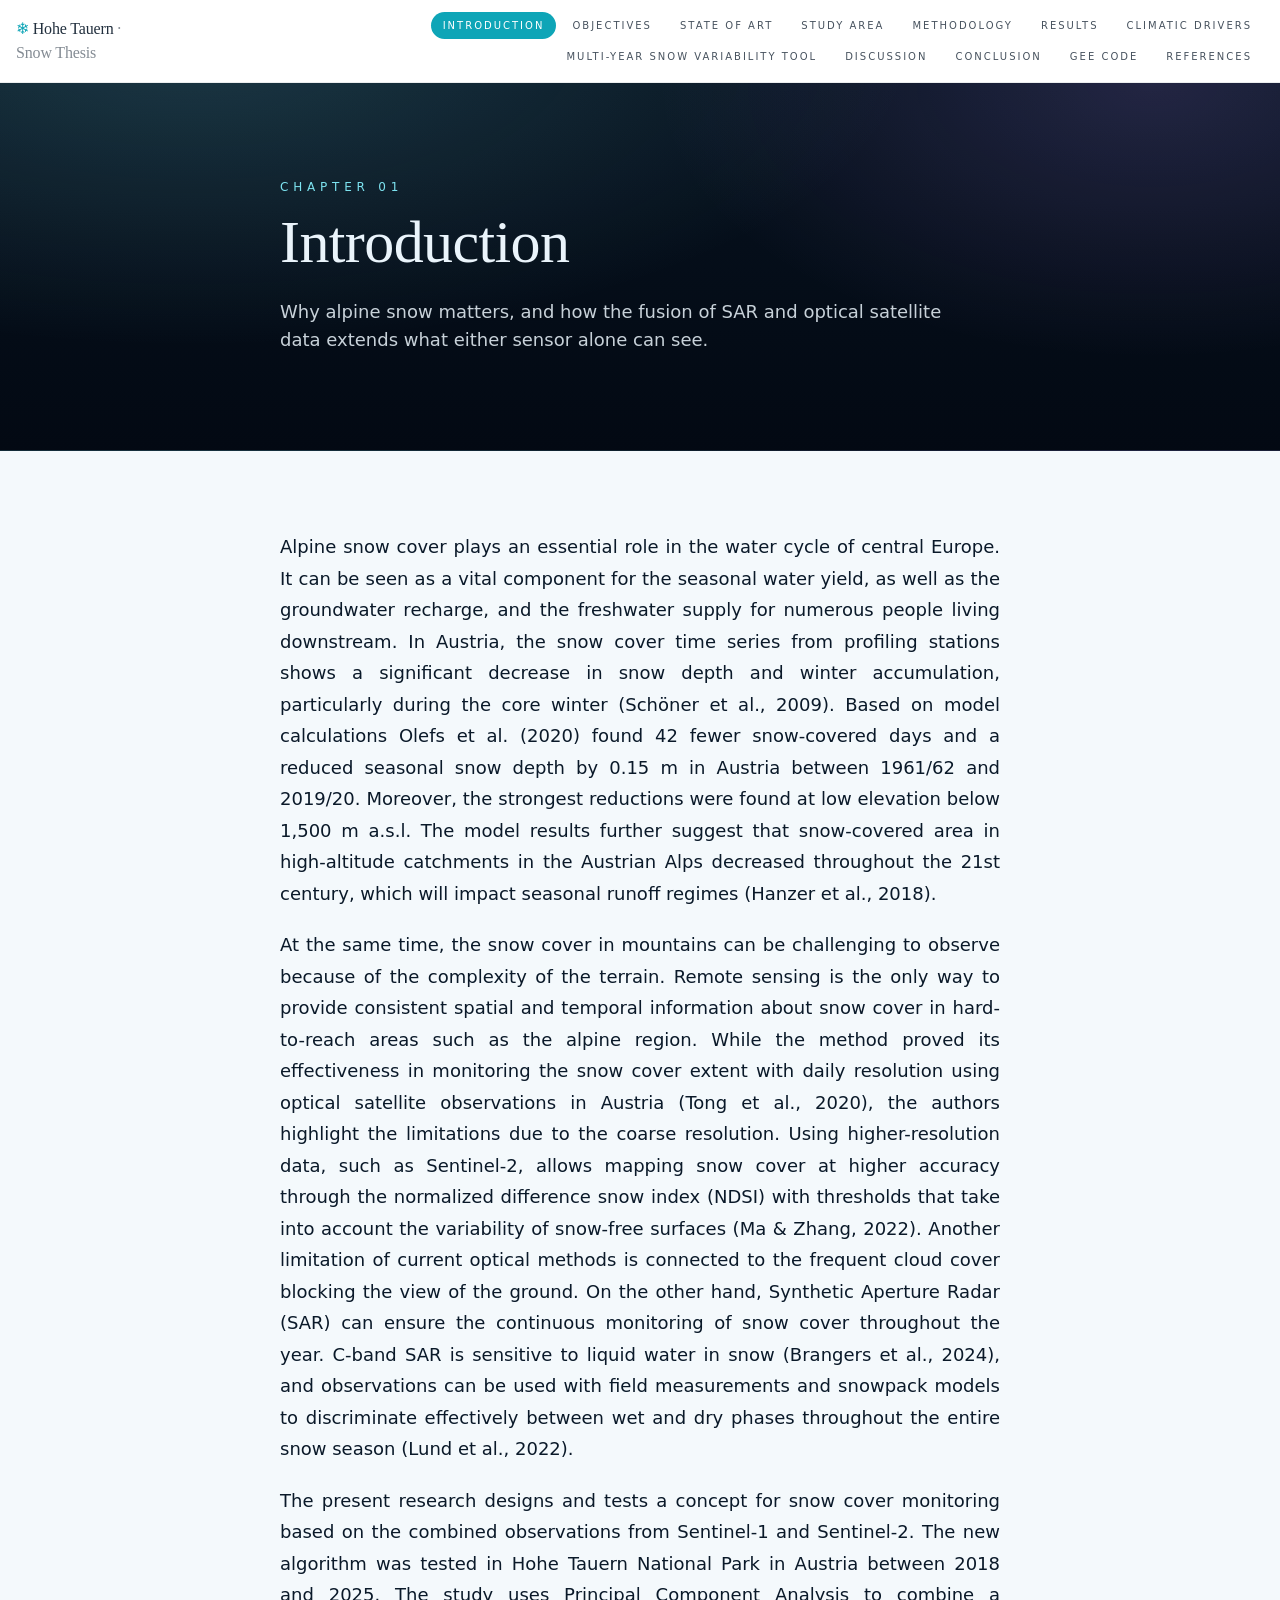
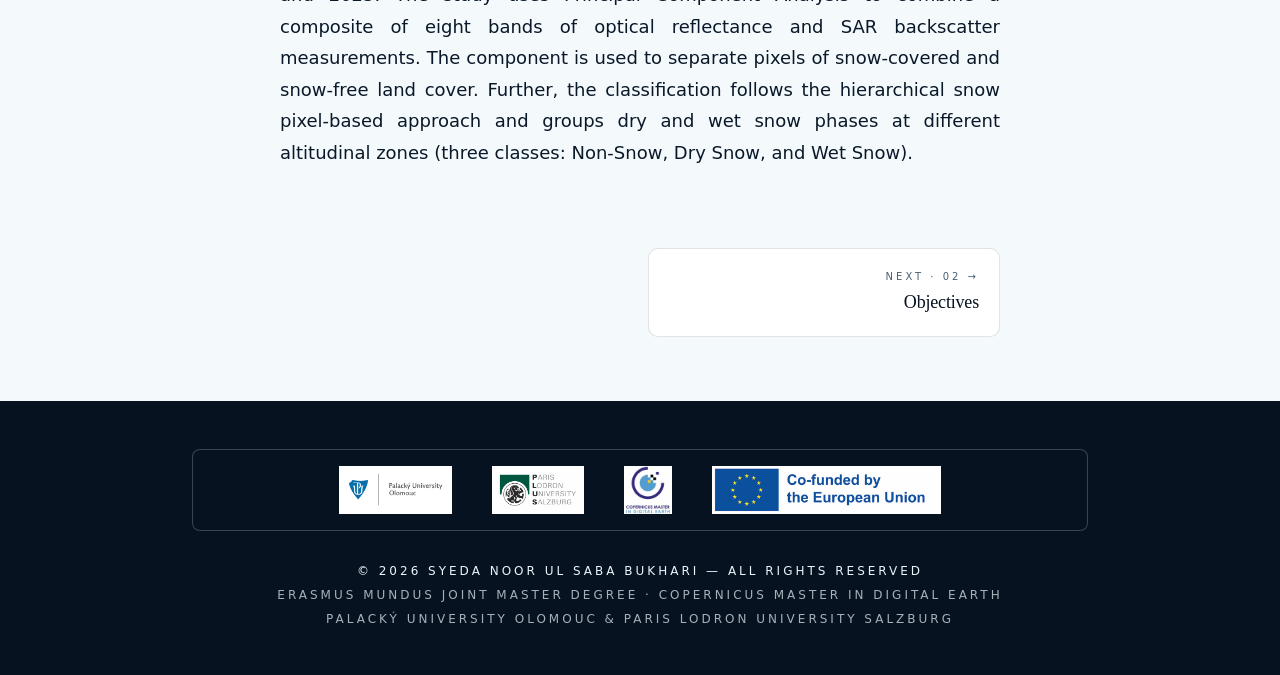
<file: introduction.html>
<!DOCTYPE html>
<html lang="en" data-tsd-source="/src/routes/__root.tsx:109:5"><head data-tsd-source="/src/routes/__root.tsx:110:7"><meta charset="utf-8"><meta name="viewport" content="width=device-width, initial-scale=1"><title>Introduction — Hohe Tauern Snow Thesis</title><meta name="author" content="Syeda Noor ul Saba Bukhari"><meta property="og:type" content="website"><meta name="twitter:card" content="summary_large_image"><meta name="twitter:site" content="@Lovable"><meta name="description" content="Context on alpine snow cover, remote sensing motivation, and the concept behind fusing Sentinel-1 SAR with Sentinel-2 optical data."><meta property="og:title" content="Introduction — Hohe Tauern Snow Thesis"><meta property="og:description" content="Why alpine snow monitoring matters and how SAR + optical fusion helps."><link rel="icon" href="pics/favicon.ico" type="image/x-icon"><link rel="preconnect" href="https://fonts.googleapis.com"><link rel="preconnect" href="https://fonts.gstatic.com" crossorigin="anonymous"><link rel="stylesheet" href="css/styles.css"></head><body data-tsd-source="/src/routes/__root.tsx:113:7"><div aria-hidden="true" style="position:fixed;top:0;left:0;height:3px;width:0%;background:linear-gradient(90deg, var(--color-thesis-accent-glow), var(--color-thesis-accent), var(--color-thesis-aurora));z-index:60;box-shadow:0 0 12px rgba(125,227,240,0.6);transition:width 80ms linear" data-tsd-source="/src/components/thesis/shared.tsx:43:5"></div><nav class="sticky top-0 z-40 border-b backdrop-blur-md" style="background-color:rgba(255,255,255,0.88);border-color:rgba(11,29,42,0.08);color:var(--color-thesis-ink)" data-tsd-source="/src/components/thesis/shared.tsx:123:5"><div class="mx-auto flex max-w-7xl items-center justify-between gap-4 px-4 py-3" data-tsd-source="/src/components/thesis/shared.tsx:131:7"><a data-tsd-source="/src/components/thesis/shared.tsx:132:9" href="index.html" class="font-display text-base tracking-tight"><span style="color:var(--color-thesis-accent)" data-tsd-source="/src/components/thesis/shared.tsx:133:11">❄</span> <span class="opacity-90" data-tsd-source="/src/components/thesis/shared.tsx:134:11">Hohe Tauern</span><span class="opacity-50" data-tsd-source="/src/components/thesis/shared.tsx:135:11"> · Snow Thesis</span></a><div class="hidden flex-wrap justify-end gap-1 lg:flex" data-tsd-source="/src/components/thesis/shared.tsx:137:9"><a data-tsd-source="/src/components/thesis/shared.tsx:139:13" style="opacity:1;background-color:var(--color-thesis-accent);color:#fff" href="introduction.html" class="rounded-full px-3 py-1.5 text-[10px] uppercase tracking-[0.2em] transition-opacity hover:opacity-100" data-status="active" aria-current="page">Introduction</a><a data-tsd-source="/src/components/thesis/shared.tsx:139:13" href="objectives.html" style="opacity:0.75" class="rounded-full px-3 py-1.5 text-[10px] uppercase tracking-[0.2em] transition-opacity hover:opacity-100">Objectives</a><a data-tsd-source="/src/components/thesis/shared.tsx:139:13" href="state-of-art.html" style="opacity:0.75" class="rounded-full px-3 py-1.5 text-[10px] uppercase tracking-[0.2em] transition-opacity hover:opacity-100">State of Art</a><a data-tsd-source="/src/components/thesis/shared.tsx:139:13" href="study-area.html" style="opacity:0.75" class="rounded-full px-3 py-1.5 text-[10px] uppercase tracking-[0.2em] transition-opacity hover:opacity-100">Study Area</a><a data-tsd-source="/src/components/thesis/shared.tsx:139:13" href="methodology.html" style="opacity:0.75" class="rounded-full px-3 py-1.5 text-[10px] uppercase tracking-[0.2em] transition-opacity hover:opacity-100">Methodology</a><a data-tsd-source="/src/components/thesis/shared.tsx:139:13" href="results.html" style="opacity:0.75" class="rounded-full px-3 py-1.5 text-[10px] uppercase tracking-[0.2em] transition-opacity hover:opacity-100">Results</a><a data-tsd-source="/src/components/thesis/shared.tsx:139:13" href="climate-drivers.html" style="opacity:0.75" class="rounded-full px-3 py-1.5 text-[10px] uppercase tracking-[0.2em] transition-opacity hover:opacity-100">Climatic Drivers</a><a data-tsd-source="/src/components/thesis/shared.tsx:139:13" href="year-compare.html" style="opacity:0.75" class="rounded-full px-3 py-1.5 text-[10px] uppercase tracking-[0.2em] transition-opacity hover:opacity-100">Multi-Year Snow Variability Tool</a><a data-tsd-source="/src/components/thesis/shared.tsx:139:13" href="discussion.html" style="opacity:0.75" class="rounded-full px-3 py-1.5 text-[10px] uppercase tracking-[0.2em] transition-opacity hover:opacity-100">Discussion</a><a data-tsd-source="/src/components/thesis/shared.tsx:139:13" href="conclusion.html" style="opacity:0.75" class="rounded-full px-3 py-1.5 text-[10px] uppercase tracking-[0.2em] transition-opacity hover:opacity-100">Conclusion</a><a data-tsd-source="/src/components/thesis/shared.tsx:139:13" href="gee-code.html" style="opacity:0.75" class="rounded-full px-3 py-1.5 text-[10px] uppercase tracking-[0.2em] transition-opacity hover:opacity-100">GEE Code</a><a data-tsd-source="/src/components/thesis/shared.tsx:139:13" href="references.html" style="opacity:0.75" class="rounded-full px-3 py-1.5 text-[10px] uppercase tracking-[0.2em] transition-opacity hover:opacity-100">References</a></div><details class="relative lg:hidden" data-tsd-source="/src/components/thesis/shared.tsx:156:9"><summary class="cursor-pointer list-none rounded-md border px-3 py-1.5 text-[10px] uppercase tracking-[0.2em]" style="border-color:currentColor" data-tsd-source="/src/components/thesis/shared.tsx:157:11">Menu</summary><div class="absolute right-0 top-full z-50 mt-2 flex w-56 flex-col rounded-md border bg-white p-2 shadow-xl" style="color:var(--color-thesis-ink);border-color:rgba(11,29,42,0.1)" data-tsd-source="/src/components/thesis/shared.tsx:160:11"><a data-tsd-source="/src/components/thesis/shared.tsx:165:15" class="rounded px-3 py-1.5 text-xs uppercase tracking-[0.2em] hover:bg-slate-100 active" href="introduction.html" data-status="active" aria-current="page">Introduction</a><a data-tsd-source="/src/components/thesis/shared.tsx:165:15" href="objectives.html" class="rounded px-3 py-1.5 text-xs uppercase tracking-[0.2em] hover:bg-slate-100">Objectives</a><a data-tsd-source="/src/components/thesis/shared.tsx:165:15" href="state-of-art.html" class="rounded px-3 py-1.5 text-xs uppercase tracking-[0.2em] hover:bg-slate-100">State of Art</a><a data-tsd-source="/src/components/thesis/shared.tsx:165:15" href="study-area.html" class="rounded px-3 py-1.5 text-xs uppercase tracking-[0.2em] hover:bg-slate-100">Study Area</a><a data-tsd-source="/src/components/thesis/shared.tsx:165:15" href="methodology.html" class="rounded px-3 py-1.5 text-xs uppercase tracking-[0.2em] hover:bg-slate-100">Methodology</a><a data-tsd-source="/src/components/thesis/shared.tsx:165:15" href="results.html" class="rounded px-3 py-1.5 text-xs uppercase tracking-[0.2em] hover:bg-slate-100">Results</a><a data-tsd-source="/src/components/thesis/shared.tsx:165:15" href="climate-drivers.html" class="rounded px-3 py-1.5 text-xs uppercase tracking-[0.2em] hover:bg-slate-100">Climatic Drivers</a><a data-tsd-source="/src/components/thesis/shared.tsx:165:15" href="year-compare.html" class="rounded px-3 py-1.5 text-xs uppercase tracking-[0.2em] hover:bg-slate-100">Multi-Year Snow Variability Tool</a><a data-tsd-source="/src/components/thesis/shared.tsx:165:15" href="discussion.html" class="rounded px-3 py-1.5 text-xs uppercase tracking-[0.2em] hover:bg-slate-100">Discussion</a><a data-tsd-source="/src/components/thesis/shared.tsx:165:15" href="conclusion.html" class="rounded px-3 py-1.5 text-xs uppercase tracking-[0.2em] hover:bg-slate-100">Conclusion</a><a data-tsd-source="/src/components/thesis/shared.tsx:165:15" href="gee-code.html" class="rounded px-3 py-1.5 text-xs uppercase tracking-[0.2em] hover:bg-slate-100">GEE Code</a><a data-tsd-source="/src/components/thesis/shared.tsx:165:15" href="references.html" class="rounded px-3 py-1.5 text-xs uppercase tracking-[0.2em] hover:bg-slate-100">References</a></div></details></div></nav><!--$--><div style="background-color:var(--color-thesis-light);color:var(--color-thesis-ink)" data-tsd-source="/src/components/thesis/shared.tsx:188:5"><header class="thesis-aurora border-b" style="border-color:rgba(11,29,42,0.08);color:var(--color-thesis-ice)" data-tsd-source="/src/components/thesis/shared.tsx:189:7"><div aria-hidden="true" class="thesis-snow" data-tsd-source="/src/components/thesis/shared.tsx:99:5"><span class="thesis-snow-flake" style="left:0%;animation-delay:0s;animation-duration:9s;font-size:8px;opacity:0.35" data-tsd-source="/src/components/thesis/shared.tsx:101:9">❄</span><span class="thesis-snow-flake" style="left:4.17%;animation-delay:-1.6s;animation-duration:10s;font-size:11px;opacity:0.5" data-tsd-source="/src/components/thesis/shared.tsx:101:9">❄</span><span class="thesis-snow-flake" style="left:8.34%;animation-delay:-3.2s;animation-duration:11s;font-size:14px;opacity:0.6499999999999999" data-tsd-source="/src/components/thesis/shared.tsx:101:9">❄</span><span class="thesis-snow-flake" style="left:12.51%;animation-delay:-4.800000000000001s;animation-duration:12s;font-size:17px;opacity:0.7999999999999999" data-tsd-source="/src/components/thesis/shared.tsx:101:9">❄</span><span class="thesis-snow-flake" style="left:16.68%;animation-delay:-6.4s;animation-duration:13s;font-size:20px;opacity:0.35" data-tsd-source="/src/components/thesis/shared.tsx:101:9">❄</span><span class="thesis-snow-flake" style="left:20.85%;animation-delay:-8s;animation-duration:14s;font-size:8px;opacity:0.5" data-tsd-source="/src/components/thesis/shared.tsx:101:9">❄</span><span class="thesis-snow-flake" style="left:25.02%;animation-delay:-9.600000000000001s;animation-duration:9s;font-size:11px;opacity:0.6499999999999999" data-tsd-source="/src/components/thesis/shared.tsx:101:9">❄</span><span class="thesis-snow-flake" style="left:29.189999999999998%;animation-delay:-11.200000000000001s;animation-duration:10s;font-size:14px;opacity:0.7999999999999999" data-tsd-source="/src/components/thesis/shared.tsx:101:9">❄</span><span class="thesis-snow-flake" style="left:33.36%;animation-delay:0s;animation-duration:11s;font-size:17px;opacity:0.35" data-tsd-source="/src/components/thesis/shared.tsx:101:9">❄</span><span class="thesis-snow-flake" style="left:37.53%;animation-delay:-1.6s;animation-duration:12s;font-size:20px;opacity:0.5" data-tsd-source="/src/components/thesis/shared.tsx:101:9">❄</span><span class="thesis-snow-flake" style="left:41.7%;animation-delay:-3.2s;animation-duration:13s;font-size:8px;opacity:0.6499999999999999" data-tsd-source="/src/components/thesis/shared.tsx:101:9">❄</span><span class="thesis-snow-flake" style="left:45.87%;animation-delay:-4.800000000000001s;animation-duration:14s;font-size:11px;opacity:0.7999999999999999" data-tsd-source="/src/components/thesis/shared.tsx:101:9">❄</span><span class="thesis-snow-flake" style="left:50.04%;animation-delay:-6.4s;animation-duration:9s;font-size:14px;opacity:0.35" data-tsd-source="/src/components/thesis/shared.tsx:101:9">❄</span><span class="thesis-snow-flake" style="left:54.21%;animation-delay:-8s;animation-duration:10s;font-size:17px;opacity:0.5" data-tsd-source="/src/components/thesis/shared.tsx:101:9">❄</span><span class="thesis-snow-flake" style="left:58.379999999999995%;animation-delay:-9.600000000000001s;animation-duration:11s;font-size:20px;opacity:0.6499999999999999" data-tsd-source="/src/components/thesis/shared.tsx:101:9">❄</span><span class="thesis-snow-flake" style="left:62.55%;animation-delay:-11.200000000000001s;animation-duration:12s;font-size:8px;opacity:0.7999999999999999" data-tsd-source="/src/components/thesis/shared.tsx:101:9">❄</span><span class="thesis-snow-flake" style="left:66.72%;animation-delay:0s;animation-duration:13s;font-size:11px;opacity:0.35" data-tsd-source="/src/components/thesis/shared.tsx:101:9">❄</span><span class="thesis-snow-flake" style="left:70.89%;animation-delay:-1.6s;animation-duration:14s;font-size:14px;opacity:0.5" data-tsd-source="/src/components/thesis/shared.tsx:101:9">❄</span><span class="thesis-snow-flake" style="left:75.06%;animation-delay:-3.2s;animation-duration:9s;font-size:17px;opacity:0.6499999999999999" data-tsd-source="/src/components/thesis/shared.tsx:101:9">❄</span><span class="thesis-snow-flake" style="left:79.23%;animation-delay:-4.800000000000001s;animation-duration:10s;font-size:20px;opacity:0.7999999999999999" data-tsd-source="/src/components/thesis/shared.tsx:101:9">❄</span><span class="thesis-snow-flake" style="left:83.4%;animation-delay:-6.4s;animation-duration:11s;font-size:8px;opacity:0.35" data-tsd-source="/src/components/thesis/shared.tsx:101:9">❄</span><span class="thesis-snow-flake" style="left:87.57%;animation-delay:-8s;animation-duration:12s;font-size:11px;opacity:0.5" data-tsd-source="/src/components/thesis/shared.tsx:101:9">❄</span><span class="thesis-snow-flake" style="left:91.74%;animation-delay:-9.600000000000001s;animation-duration:13s;font-size:14px;opacity:0.6499999999999999" data-tsd-source="/src/components/thesis/shared.tsx:101:9">❄</span><span class="thesis-snow-flake" style="left:95.91%;animation-delay:-11.200000000000001s;animation-duration:14s;font-size:17px;opacity:0.7999999999999999" data-tsd-source="/src/components/thesis/shared.tsx:101:9">❄</span></div><div class="mx-auto max-w-3xl px-6 py-16 md:py-24" data-tsd-source="/src/components/thesis/shared.tsx:194:9"><p class="text-xs uppercase tracking-[0.4em]" style="color:var(--color-thesis-accent-glow)" data-tsd-source="/src/components/thesis/shared.tsx:196:13">Chapter <!-- -->01</p><h1 class="font-display mt-4 text-4xl leading-[1.05] md:text-6xl" data-tsd-source="/src/components/thesis/shared.tsx:204:11">Introduction</h1><p class="mt-6 max-w-2xl text-base opacity-85 md:text-lg" data-tsd-source="/src/components/thesis/shared.tsx:206:13">Why alpine snow matters, and how the fusion of SAR and optical satellite data extends what either sensor alone can see.</p></div></header><article class="mx-auto max-w-3xl px-6 py-16 md:py-20" data-tsd-source="/src/components/thesis/shared.tsx:210:7"><div class="thesis-prose space-y-5 text-base leading-[1.75] md:text-lg" data-tsd-source="/src/components/thesis/shared.tsx:211:9"><h2 class="sr-only">Introduction</h2><p data-tsd-source="/src/routes/introduction.tsx:15:7">Alpine snow cover plays an essential role in the water cycle of central Europe. It can be seen as a vital component for the seasonal water yield, as well as the groundwater recharge, and the freshwater supply for numerous people living downstream. In Austria, the snow cover time series from profiling stations shows a significant decrease in snow depth and winter accumulation, particularly during the core winter (Schöner et al., 2009). Based on model calculations Olefs et al. (2020) found 42 fewer snow-covered days and a reduced seasonal snow depth by 0.15 m in Austria between 1961/62 and 2019/20. Moreover, the strongest reductions were found at low elevation below 1,500 m a.s.l. The model results further suggest that snow-covered area in high-altitude catchments in the Austrian Alps decreased throughout the 21st century, which will impact seasonal runoff regimes (Hanzer et al., 2018).</p><p data-tsd-source="/src/routes/introduction.tsx:18:7">At the same time, the snow cover in mountains can be challenging to observe because of the complexity of the terrain. Remote sensing is the only way to provide consistent spatial and temporal information about snow cover in hard-to-reach areas such as the alpine region. While the method proved its effectiveness in monitoring the snow cover extent with daily resolution using optical satellite observations in Austria (Tong et al., 2020), the authors highlight the limitations due to the coarse resolution. Using higher-resolution data, such as Sentinel-2, allows mapping snow cover at higher accuracy through the normalized difference snow index (NDSI) with thresholds that take into account the variability of snow-free surfaces (Ma &amp; Zhang, 2022). Another limitation of current optical methods is connected to the frequent cloud cover blocking the view of the ground. On the other hand, Synthetic Aperture Radar (SAR) can ensure the continuous monitoring of snow cover throughout the year. C-band SAR is sensitive to liquid water in snow (Brangers et al., 2024), and observations can be used with field measurements and snowpack models to discriminate effectively between wet and dry phases throughout the entire snow season (Lund et al., 2022).</p><p data-tsd-source="/src/routes/introduction.tsx:21:7">The present research designs and tests a concept for snow cover monitoring based on the combined observations from Sentinel-1 and Sentinel-2. The new algorithm was tested in Hohe Tauern National Park in Austria between 2018 and 2025. The study uses Principal Component Analysis to combine a composite of eight bands of optical reflectance and SAR backscatter measurements. The component is used to separate pixels of snow-covered and snow-free land cover. Further, the classification follows the hierarchical snow pixel-based approach and groups dry and wet snow phases at different altitudinal zones (three classes: Non-Snow, Dry Snow, and Wet Snow).</p></div></article><div class="mx-auto grid max-w-3xl grid-cols-1 gap-4 px-6 pb-16 sm:grid-cols-2" data-tsd-source="/src/components/thesis/shared.tsx:456:5"><span data-tsd-source="/src/components/thesis/shared.tsx:471:9"></span><a data-tsd-source="/src/components/thesis/shared.tsx:474:9" href="objectives.html" style="border-color:rgba(11,29,42,0.12);background-color:#fff" class="group rounded-lg border p-5 text-right transition-all hover:-translate-y-0.5 hover:shadow-md"><span class="block text-[10px] uppercase tracking-[0.3em]" style="color:var(--color-thesis-muted)" data-tsd-source="/src/components/thesis/shared.tsx:479:11">Next<!-- --> · 02<!-- --> →</span><span class="font-display mt-1 block text-lg" style="color:var(--color-thesis-bg)" data-tsd-source="/src/components/thesis/shared.tsx:482:11">Objectives</span></a></div><footer class="px-6 py-12 text-center text-xs uppercase tracking-[0.25em]" style="background-color:var(--color-thesis-bg);color:var(--color-thesis-ice)" data-tsd-source="/src/components/thesis/shared.tsx:501:5"><div class="mx-auto mb-8 flex max-w-4xl flex-wrap items-center justify-center gap-6 rounded-md border px-6 py-4 sm:gap-10" style="background-color:var(--color-thesis-bg);border-color:var(--color-thesis-line)" data-tsd-source="/src/components/thesis/shared.tsx:505:7"><img src="pics/palacky_white.jpeg" alt="Palacký University Olomouc" class="h-10 w-auto object-contain sm:h-12" loading="lazy" data-tsd-source="/src/components/thesis/shared.tsx:510:11"><img src="pics/plus_logo.jpeg" alt="Paris Lodron University Salzburg" class="h-10 w-auto object-contain sm:h-12" loading="lazy" data-tsd-source="/src/components/thesis/shared.tsx:510:11"><img src="pics/copernicus_white.jpeg" alt="Copernicus Master in Digital Earth" class="h-10 w-auto object-contain sm:h-12" loading="lazy" data-tsd-source="/src/components/thesis/shared.tsx:510:11"><img src="pics/eu_logo.jpeg" alt="Co-funded by the European Union" class="h-10 w-auto object-contain sm:h-12" loading="lazy" data-tsd-source="/src/components/thesis/shared.tsx:510:11"></div><p data-tsd-source="/src/components/thesis/shared.tsx:513:7">© 2026 Syeda Noor ul Saba Bukhari — All rights reserved</p><p class="mt-2 opacity-70" data-tsd-source="/src/components/thesis/shared.tsx:514:7">Erasmus Mundus Joint Master Degree · Copernicus Master in Digital Earth</p><p class="mt-2 opacity-70" data-tsd-source="/src/components/thesis/shared.tsx:515:7">Palacký University Olomouc &amp; Paris Lodron University Salzburg</p></footer></div><!--/$--></body></html>
</file>
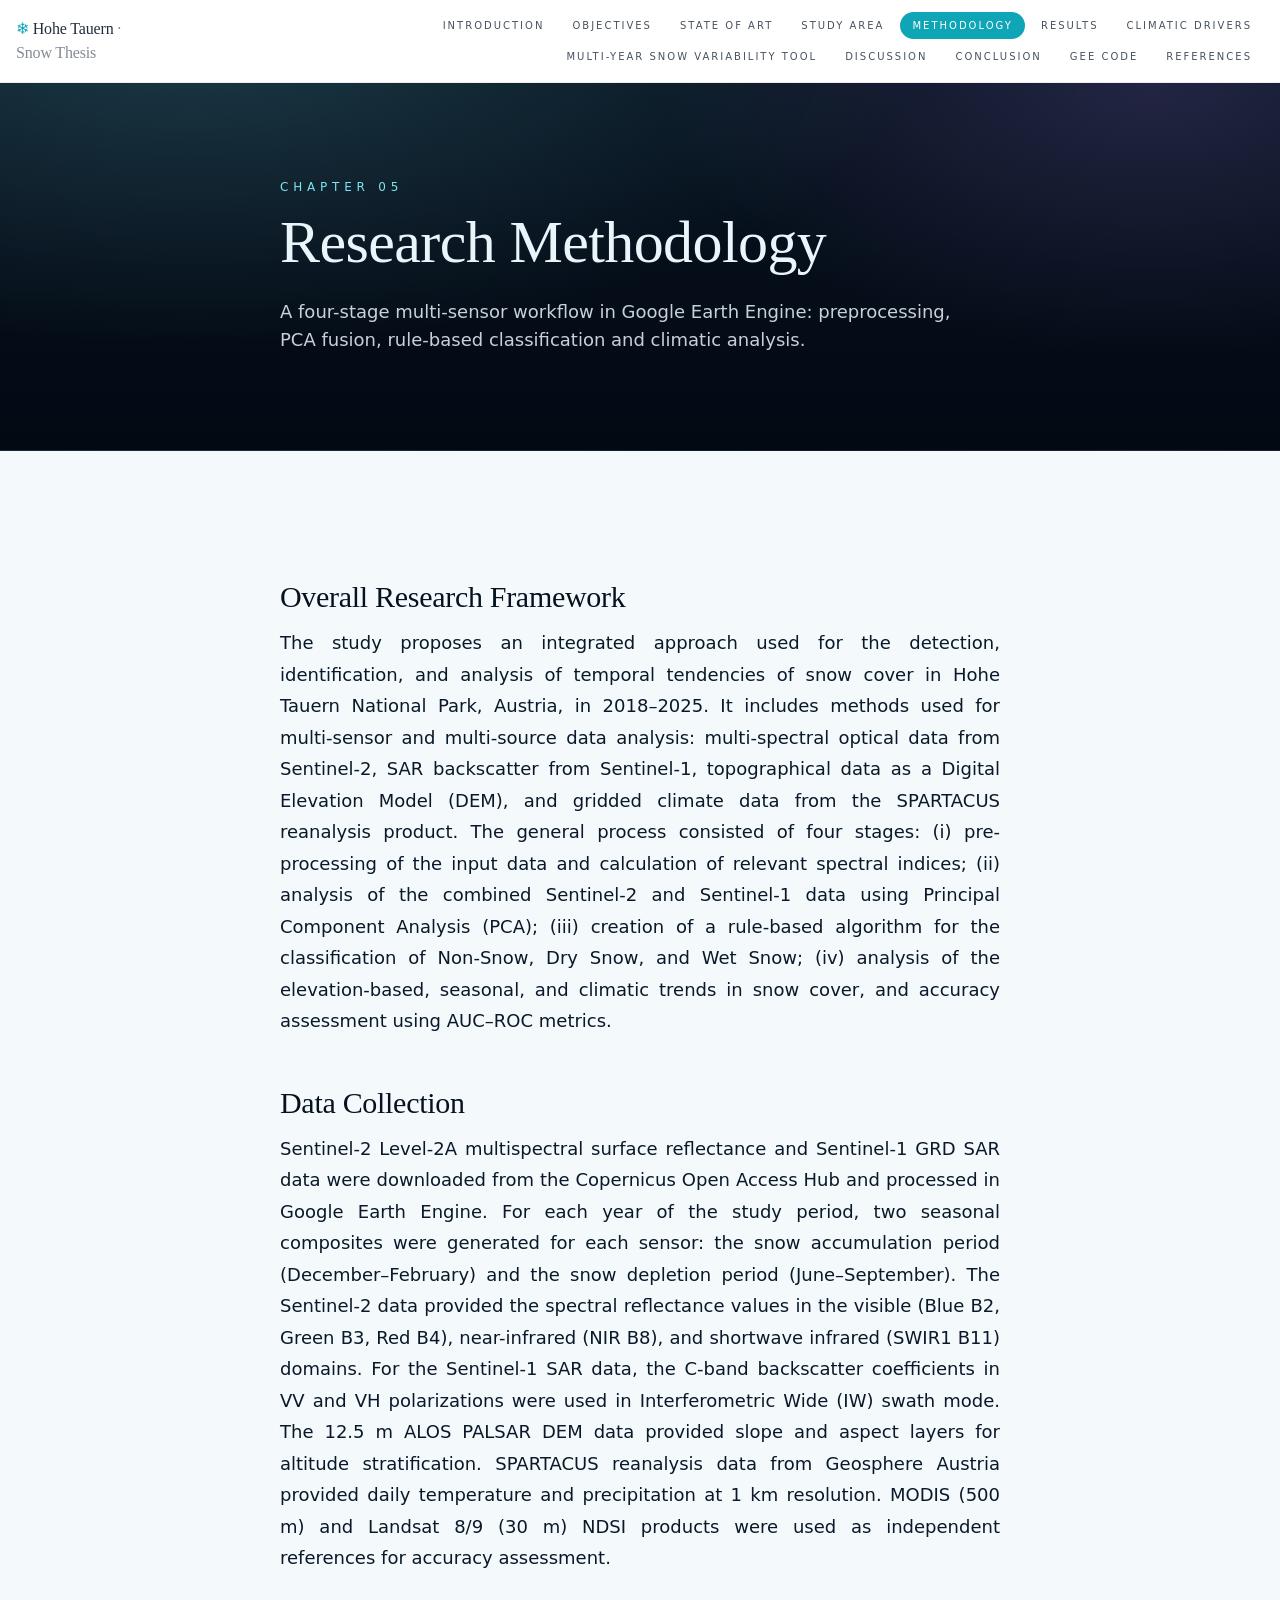
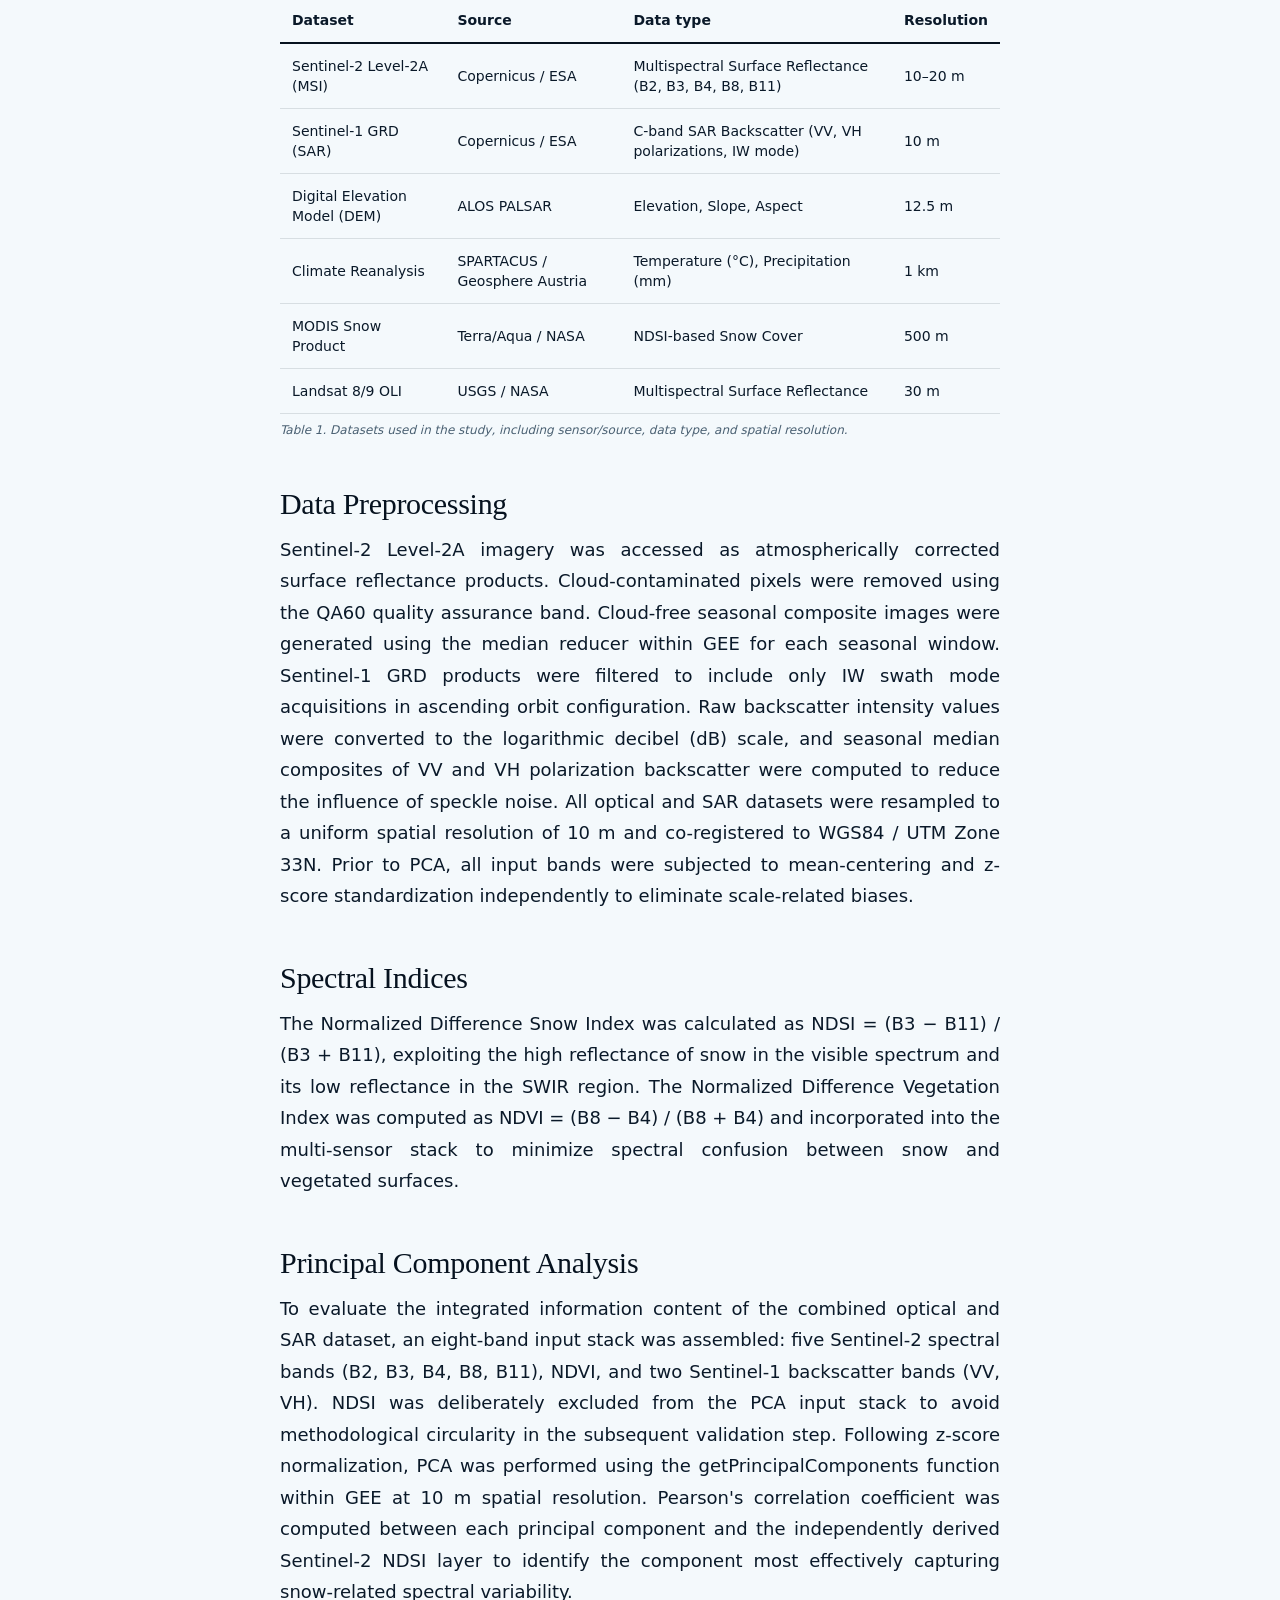
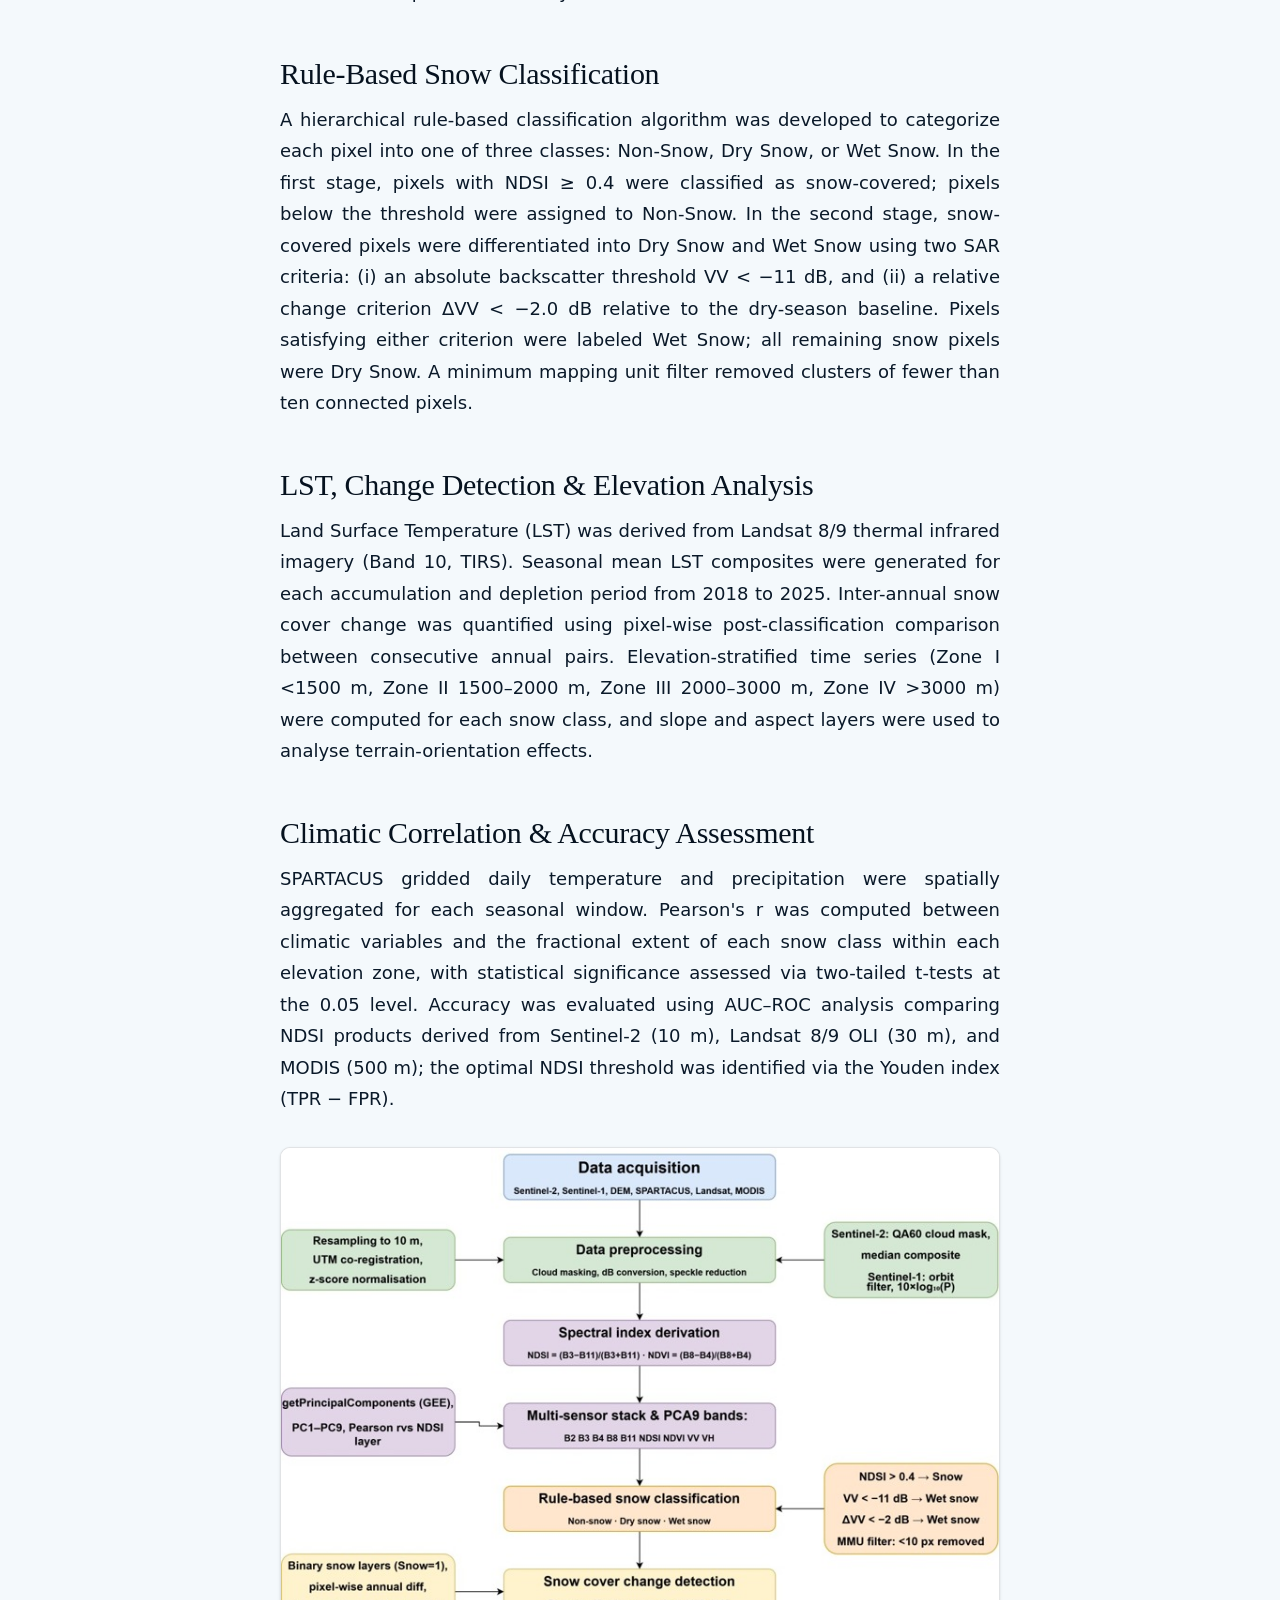
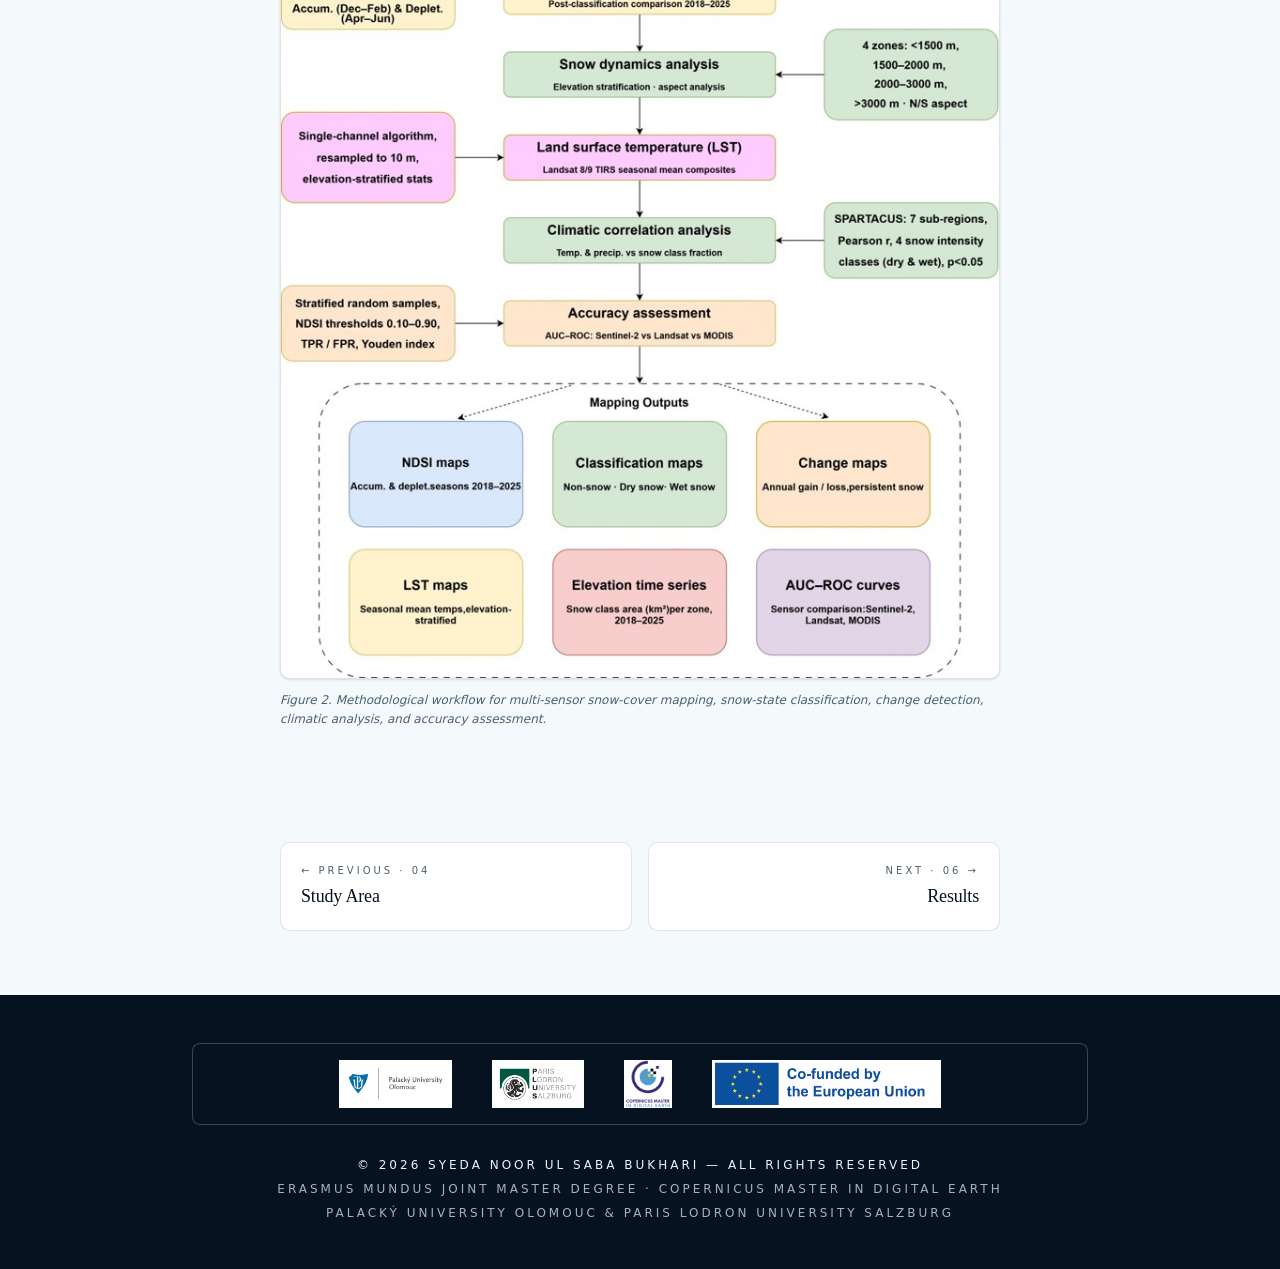
<file: methodology.html>
<!DOCTYPE html>
<html lang="en" data-tsd-source="/src/routes/__root.tsx:109:5"><head data-tsd-source="/src/routes/__root.tsx:110:7"><meta charset="utf-8"><meta name="viewport" content="width=device-width, initial-scale=1"><title>Methodology — Hohe Tauern Snow Thesis</title><meta name="author" content="Syeda Noor ul Saba Bukhari"><meta property="og:type" content="website"><meta name="twitter:card" content="summary_large_image"><meta name="twitter:site" content="@Lovable"><meta name="description" content="Research framework, datasets, preprocessing, PCA fusion, and rule-based snow classification methodology."><meta property="og:title" content="Methodology — Hohe Tauern Snow Thesis"><meta property="og:description" content="Multi-sensor pipeline in Google Earth Engine: PCA fusion + rule-based wet/dry snow classification."><meta property="og:image" content="pics/methodology.jpeg"><meta name="twitter:image" content="pics/methodology.jpeg"><link rel="icon" href="pics/favicon.ico" type="image/x-icon"><link rel="preconnect" href="https://fonts.googleapis.com"><link rel="preconnect" href="https://fonts.gstatic.com" crossorigin="anonymous"><link rel="stylesheet" href="css/styles.css">
<style id="methodology-visibility-fix">
  .methodology-figure-visible,
  .methodology-figure-visible figure,
  .methodology-figure-visible figure button,
  .methodology-figure-visible figure img {
    opacity: 1 !important;
    visibility: visible !important;
  }

  .methodology-figure-visible {
    transform: none !important;
    display: block !important;
  }

  .methodology-figure-visible figure img {
    display: block !important;
    width: 100% !important;
    height: auto !important;
  }
</style>
</head><body data-tsd-source="/src/routes/__root.tsx:113:7"><div aria-hidden="true" style="position:fixed;top:0;left:0;height:3px;width:0%;background:linear-gradient(90deg, var(--color-thesis-accent-glow), var(--color-thesis-accent), var(--color-thesis-aurora));z-index:60;box-shadow:0 0 12px rgba(125,227,240,0.6);transition:width 80ms linear" data-tsd-source="/src/components/thesis/shared.tsx:43:5"></div><nav class="sticky top-0 z-40 border-b backdrop-blur-md" style="background-color:rgba(255,255,255,0.88);border-color:rgba(11,29,42,0.08);color:var(--color-thesis-ink)" data-tsd-source="/src/components/thesis/shared.tsx:123:5"><div class="mx-auto flex max-w-7xl items-center justify-between gap-4 px-4 py-3" data-tsd-source="/src/components/thesis/shared.tsx:131:7"><a data-tsd-source="/src/components/thesis/shared.tsx:132:9" href="index.html" class="font-display text-base tracking-tight"><span style="color:var(--color-thesis-accent)" data-tsd-source="/src/components/thesis/shared.tsx:133:11">❄</span> <span class="opacity-90" data-tsd-source="/src/components/thesis/shared.tsx:134:11">Hohe Tauern</span><span class="opacity-50" data-tsd-source="/src/components/thesis/shared.tsx:135:11"> · Snow Thesis</span></a><div class="hidden flex-wrap justify-end gap-1 lg:flex" data-tsd-source="/src/components/thesis/shared.tsx:137:9"><a data-tsd-source="/src/components/thesis/shared.tsx:139:13" href="introduction.html" style="opacity:0.75" class="rounded-full px-3 py-1.5 text-[10px] uppercase tracking-[0.2em] transition-opacity hover:opacity-100">Introduction</a><a data-tsd-source="/src/components/thesis/shared.tsx:139:13" href="objectives.html" style="opacity:0.75" class="rounded-full px-3 py-1.5 text-[10px] uppercase tracking-[0.2em] transition-opacity hover:opacity-100">Objectives</a><a data-tsd-source="/src/components/thesis/shared.tsx:139:13" href="state-of-art.html" style="opacity:0.75" class="rounded-full px-3 py-1.5 text-[10px] uppercase tracking-[0.2em] transition-opacity hover:opacity-100">State of Art</a><a data-tsd-source="/src/components/thesis/shared.tsx:139:13" href="study-area.html" style="opacity:0.75" class="rounded-full px-3 py-1.5 text-[10px] uppercase tracking-[0.2em] transition-opacity hover:opacity-100">Study Area</a><a data-tsd-source="/src/components/thesis/shared.tsx:139:13" style="opacity:1;background-color:var(--color-thesis-accent);color:#fff" href="methodology.html" class="rounded-full px-3 py-1.5 text-[10px] uppercase tracking-[0.2em] transition-opacity hover:opacity-100" data-status="active" aria-current="page">Methodology</a><a data-tsd-source="/src/components/thesis/shared.tsx:139:13" href="results.html" style="opacity:0.75" class="rounded-full px-3 py-1.5 text-[10px] uppercase tracking-[0.2em] transition-opacity hover:opacity-100">Results</a><a data-tsd-source="/src/components/thesis/shared.tsx:139:13" href="climate-drivers.html" style="opacity:0.75" class="rounded-full px-3 py-1.5 text-[10px] uppercase tracking-[0.2em] transition-opacity hover:opacity-100">Climatic Drivers</a><a data-tsd-source="/src/components/thesis/shared.tsx:139:13" href="year-compare.html" style="opacity:0.75" class="rounded-full px-3 py-1.5 text-[10px] uppercase tracking-[0.2em] transition-opacity hover:opacity-100">Multi-Year Snow Variability Tool</a><a data-tsd-source="/src/components/thesis/shared.tsx:139:13" href="discussion.html" style="opacity:0.75" class="rounded-full px-3 py-1.5 text-[10px] uppercase tracking-[0.2em] transition-opacity hover:opacity-100">Discussion</a><a data-tsd-source="/src/components/thesis/shared.tsx:139:13" href="conclusion.html" style="opacity:0.75" class="rounded-full px-3 py-1.5 text-[10px] uppercase tracking-[0.2em] transition-opacity hover:opacity-100">Conclusion</a><a data-tsd-source="/src/components/thesis/shared.tsx:139:13" href="gee-code.html" style="opacity:0.75" class="rounded-full px-3 py-1.5 text-[10px] uppercase tracking-[0.2em] transition-opacity hover:opacity-100">GEE Code</a><a data-tsd-source="/src/components/thesis/shared.tsx:139:13" href="references.html" style="opacity:0.75" class="rounded-full px-3 py-1.5 text-[10px] uppercase tracking-[0.2em] transition-opacity hover:opacity-100">References</a></div><details class="relative lg:hidden" data-tsd-source="/src/components/thesis/shared.tsx:156:9"><summary class="cursor-pointer list-none rounded-md border px-3 py-1.5 text-[10px] uppercase tracking-[0.2em]" style="border-color:currentColor" data-tsd-source="/src/components/thesis/shared.tsx:157:11">Menu</summary><div class="absolute right-0 top-full z-50 mt-2 flex w-56 flex-col rounded-md border bg-white p-2 shadow-xl" style="color:var(--color-thesis-ink);border-color:rgba(11,29,42,0.1)" data-tsd-source="/src/components/thesis/shared.tsx:160:11"><a data-tsd-source="/src/components/thesis/shared.tsx:165:15" href="introduction.html" class="rounded px-3 py-1.5 text-xs uppercase tracking-[0.2em] hover:bg-slate-100">Introduction</a><a data-tsd-source="/src/components/thesis/shared.tsx:165:15" href="objectives.html" class="rounded px-3 py-1.5 text-xs uppercase tracking-[0.2em] hover:bg-slate-100">Objectives</a><a data-tsd-source="/src/components/thesis/shared.tsx:165:15" href="state-of-art.html" class="rounded px-3 py-1.5 text-xs uppercase tracking-[0.2em] hover:bg-slate-100">State of Art</a><a data-tsd-source="/src/components/thesis/shared.tsx:165:15" href="study-area.html" class="rounded px-3 py-1.5 text-xs uppercase tracking-[0.2em] hover:bg-slate-100">Study Area</a><a data-tsd-source="/src/components/thesis/shared.tsx:165:15" class="rounded px-3 py-1.5 text-xs uppercase tracking-[0.2em] hover:bg-slate-100 active" href="methodology.html" data-status="active" aria-current="page">Methodology</a><a data-tsd-source="/src/components/thesis/shared.tsx:165:15" href="results.html" class="rounded px-3 py-1.5 text-xs uppercase tracking-[0.2em] hover:bg-slate-100">Results</a><a data-tsd-source="/src/components/thesis/shared.tsx:165:15" href="climate-drivers.html" class="rounded px-3 py-1.5 text-xs uppercase tracking-[0.2em] hover:bg-slate-100">Climatic Drivers</a><a data-tsd-source="/src/components/thesis/shared.tsx:165:15" href="year-compare.html" class="rounded px-3 py-1.5 text-xs uppercase tracking-[0.2em] hover:bg-slate-100">Multi-Year Snow Variability Tool</a><a data-tsd-source="/src/components/thesis/shared.tsx:165:15" href="discussion.html" class="rounded px-3 py-1.5 text-xs uppercase tracking-[0.2em] hover:bg-slate-100">Discussion</a><a data-tsd-source="/src/components/thesis/shared.tsx:165:15" href="conclusion.html" class="rounded px-3 py-1.5 text-xs uppercase tracking-[0.2em] hover:bg-slate-100">Conclusion</a><a data-tsd-source="/src/components/thesis/shared.tsx:165:15" href="gee-code.html" class="rounded px-3 py-1.5 text-xs uppercase tracking-[0.2em] hover:bg-slate-100">GEE Code</a><a data-tsd-source="/src/components/thesis/shared.tsx:165:15" href="references.html" class="rounded px-3 py-1.5 text-xs uppercase tracking-[0.2em] hover:bg-slate-100">References</a></div></details></div></nav><!--$--><div style="background-color:var(--color-thesis-light);color:var(--color-thesis-ink)" data-tsd-source="/src/components/thesis/shared.tsx:188:5"><header class="thesis-aurora border-b" style="border-color:rgba(11,29,42,0.08);color:var(--color-thesis-ice)" data-tsd-source="/src/components/thesis/shared.tsx:189:7"><div aria-hidden="true" class="thesis-snow" data-tsd-source="/src/components/thesis/shared.tsx:99:5"><span class="thesis-snow-flake" style="left:0%;animation-delay:0s;animation-duration:9s;font-size:8px;opacity:0.35" data-tsd-source="/src/components/thesis/shared.tsx:101:9">❄</span><span class="thesis-snow-flake" style="left:4.17%;animation-delay:-1.6s;animation-duration:10s;font-size:11px;opacity:0.5" data-tsd-source="/src/components/thesis/shared.tsx:101:9">❄</span><span class="thesis-snow-flake" style="left:8.34%;animation-delay:-3.2s;animation-duration:11s;font-size:14px;opacity:0.6499999999999999" data-tsd-source="/src/components/thesis/shared.tsx:101:9">❄</span><span class="thesis-snow-flake" style="left:12.51%;animation-delay:-4.800000000000001s;animation-duration:12s;font-size:17px;opacity:0.7999999999999999" data-tsd-source="/src/components/thesis/shared.tsx:101:9">❄</span><span class="thesis-snow-flake" style="left:16.68%;animation-delay:-6.4s;animation-duration:13s;font-size:20px;opacity:0.35" data-tsd-source="/src/components/thesis/shared.tsx:101:9">❄</span><span class="thesis-snow-flake" style="left:20.85%;animation-delay:-8s;animation-duration:14s;font-size:8px;opacity:0.5" data-tsd-source="/src/components/thesis/shared.tsx:101:9">❄</span><span class="thesis-snow-flake" style="left:25.02%;animation-delay:-9.600000000000001s;animation-duration:9s;font-size:11px;opacity:0.6499999999999999" data-tsd-source="/src/components/thesis/shared.tsx:101:9">❄</span><span class="thesis-snow-flake" style="left:29.189999999999998%;animation-delay:-11.200000000000001s;animation-duration:10s;font-size:14px;opacity:0.7999999999999999" data-tsd-source="/src/components/thesis/shared.tsx:101:9">❄</span><span class="thesis-snow-flake" style="left:33.36%;animation-delay:0s;animation-duration:11s;font-size:17px;opacity:0.35" data-tsd-source="/src/components/thesis/shared.tsx:101:9">❄</span><span class="thesis-snow-flake" style="left:37.53%;animation-delay:-1.6s;animation-duration:12s;font-size:20px;opacity:0.5" data-tsd-source="/src/components/thesis/shared.tsx:101:9">❄</span><span class="thesis-snow-flake" style="left:41.7%;animation-delay:-3.2s;animation-duration:13s;font-size:8px;opacity:0.6499999999999999" data-tsd-source="/src/components/thesis/shared.tsx:101:9">❄</span><span class="thesis-snow-flake" style="left:45.87%;animation-delay:-4.800000000000001s;animation-duration:14s;font-size:11px;opacity:0.7999999999999999" data-tsd-source="/src/components/thesis/shared.tsx:101:9">❄</span><span class="thesis-snow-flake" style="left:50.04%;animation-delay:-6.4s;animation-duration:9s;font-size:14px;opacity:0.35" data-tsd-source="/src/components/thesis/shared.tsx:101:9">❄</span><span class="thesis-snow-flake" style="left:54.21%;animation-delay:-8s;animation-duration:10s;font-size:17px;opacity:0.5" data-tsd-source="/src/components/thesis/shared.tsx:101:9">❄</span><span class="thesis-snow-flake" style="left:58.379999999999995%;animation-delay:-9.600000000000001s;animation-duration:11s;font-size:20px;opacity:0.6499999999999999" data-tsd-source="/src/components/thesis/shared.tsx:101:9">❄</span><span class="thesis-snow-flake" style="left:62.55%;animation-delay:-11.200000000000001s;animation-duration:12s;font-size:8px;opacity:0.7999999999999999" data-tsd-source="/src/components/thesis/shared.tsx:101:9">❄</span><span class="thesis-snow-flake" style="left:66.72%;animation-delay:0s;animation-duration:13s;font-size:11px;opacity:0.35" data-tsd-source="/src/components/thesis/shared.tsx:101:9">❄</span><span class="thesis-snow-flake" style="left:70.89%;animation-delay:-1.6s;animation-duration:14s;font-size:14px;opacity:0.5" data-tsd-source="/src/components/thesis/shared.tsx:101:9">❄</span><span class="thesis-snow-flake" style="left:75.06%;animation-delay:-3.2s;animation-duration:9s;font-size:17px;opacity:0.6499999999999999" data-tsd-source="/src/components/thesis/shared.tsx:101:9">❄</span><span class="thesis-snow-flake" style="left:79.23%;animation-delay:-4.800000000000001s;animation-duration:10s;font-size:20px;opacity:0.7999999999999999" data-tsd-source="/src/components/thesis/shared.tsx:101:9">❄</span><span class="thesis-snow-flake" style="left:83.4%;animation-delay:-6.4s;animation-duration:11s;font-size:8px;opacity:0.35" data-tsd-source="/src/components/thesis/shared.tsx:101:9">❄</span><span class="thesis-snow-flake" style="left:87.57%;animation-delay:-8s;animation-duration:12s;font-size:11px;opacity:0.5" data-tsd-source="/src/components/thesis/shared.tsx:101:9">❄</span><span class="thesis-snow-flake" style="left:91.74%;animation-delay:-9.600000000000001s;animation-duration:13s;font-size:14px;opacity:0.6499999999999999" data-tsd-source="/src/components/thesis/shared.tsx:101:9">❄</span><span class="thesis-snow-flake" style="left:95.91%;animation-delay:-11.200000000000001s;animation-duration:14s;font-size:17px;opacity:0.7999999999999999" data-tsd-source="/src/components/thesis/shared.tsx:101:9">❄</span></div><div class="mx-auto max-w-3xl px-6 py-16 md:py-24" data-tsd-source="/src/components/thesis/shared.tsx:194:9"><p class="text-xs uppercase tracking-[0.4em]" style="color:var(--color-thesis-accent-glow)" data-tsd-source="/src/components/thesis/shared.tsx:196:13">Chapter <!-- -->05</p><h1 class="font-display mt-4 text-4xl leading-[1.05] md:text-6xl" data-tsd-source="/src/components/thesis/shared.tsx:204:11">Research Methodology</h1><p class="mt-6 max-w-2xl text-base opacity-85 md:text-lg" data-tsd-source="/src/components/thesis/shared.tsx:206:13">A four-stage multi-sensor workflow in Google Earth Engine: preprocessing, PCA fusion, rule-based classification and climatic analysis.</p></div></header><article class="mx-auto max-w-3xl px-6 py-16 md:py-20" data-tsd-source="/src/components/thesis/shared.tsx:210:7"><div class="thesis-prose space-y-5 text-base leading-[1.75] md:text-lg" data-tsd-source="/src/components/thesis/shared.tsx:211:9"><h2 class="font-display mt-12 mb-3 text-2xl md:text-3xl" style="color:var(--color-thesis-bg)" data-tsd-source="/src/components/thesis/shared.tsx:221:5">Overall Research Framework</h2><p data-tsd-source="/src/routes/methodology.tsx:28:7">The study proposes an integrated approach used for the detection, identification, and analysis of temporal tendencies of snow cover in Hohe Tauern National Park, Austria, in 2018–2025. It includes methods used for multi-sensor and multi-source data analysis: multi-spectral optical data from Sentinel-2, SAR backscatter from Sentinel-1, topographical data as a Digital Elevation Model (DEM), and gridded climate data from the SPARTACUS reanalysis product. The general process consisted of four stages: (i) pre-processing of the input data and calculation of relevant spectral indices; (ii) analysis of the combined Sentinel-2 and Sentinel-1 data using Principal Component Analysis (PCA); (iii) creation of a rule-based algorithm for the classification of Non-Snow, Dry Snow, and Wet Snow; (iv) analysis of the elevation-based, seasonal, and climatic trends in snow cover, and accuracy assessment using AUC–ROC metrics.</p><h2 class="font-display mt-12 mb-3 text-2xl md:text-3xl" style="color:var(--color-thesis-bg)" data-tsd-source="/src/components/thesis/shared.tsx:221:5">Data Collection</h2><p data-tsd-source="/src/routes/methodology.tsx:32:7">Sentinel-2 Level-2A multispectral surface reflectance and Sentinel-1 GRD SAR data were downloaded from the Copernicus Open Access Hub and processed in Google Earth Engine. For each year of the study period, two seasonal composites were generated for each sensor: the snow accumulation period (December–February) and the snow depletion period (June–September). The Sentinel-2 data provided the spectral reflectance values in the visible (Blue B2, Green B3, Red B4), near-infrared (NIR B8), and shortwave infrared (SWIR1 B11) domains. For the Sentinel-1 SAR data, the C-band backscatter coefficients in VV and VH polarizations were used in Interferometric Wide (IW) swath mode. The 12.5 m ALOS PALSAR DEM data provided slope and aspect layers for altitude stratification. SPARTACUS reanalysis data from Geosphere Austria provided daily temperature and precipitation at 1 km resolution. MODIS (500 m) and Landsat 8/9 (30 m) NDSI products were used as independent references for accuracy assessment.</p><div class="mt-6 overflow-x-auto" data-tsd-source="/src/routes/methodology.tsx:35:7"><table class="w-full min-w-[560px] border-collapse text-sm" data-tsd-source="/src/routes/methodology.tsx:36:9"><thead data-tsd-source="/src/routes/methodology.tsx:37:11"><tr class="border-b-2" style="border-color:var(--color-thesis-bg)" data-tsd-source="/src/routes/methodology.tsx:38:13"><th class="p-3 text-left font-semibold" data-tsd-source="/src/routes/methodology.tsx:39:15">Dataset</th><th class="p-3 text-left font-semibold" data-tsd-source="/src/routes/methodology.tsx:40:15">Source</th><th class="p-3 text-left font-semibold" data-tsd-source="/src/routes/methodology.tsx:41:15">Data type</th><th class="p-3 text-left font-semibold" data-tsd-source="/src/routes/methodology.tsx:42:15">Resolution</th></tr></thead><tbody data-tsd-source="/src/routes/methodology.tsx:45:11"><tr class="border-b" style="border-color:rgba(11,29,42,0.12)" data-tsd-source="/src/routes/methodology.tsx:47:15"><td class="p-3 font-medium" data-tsd-source="/src/routes/methodology.tsx:48:17">Sentinel-2 Level-2A (MSI)</td><td class="p-3" data-tsd-source="/src/routes/methodology.tsx:49:17">Copernicus / ESA</td><td class="p-3" data-tsd-source="/src/routes/methodology.tsx:50:17">Multispectral Surface Reflectance (B2, B3, B4, B8, B11)</td><td class="p-3" data-tsd-source="/src/routes/methodology.tsx:51:17">10–20 m</td></tr><tr class="border-b" style="border-color:rgba(11,29,42,0.12)" data-tsd-source="/src/routes/methodology.tsx:47:15"><td class="p-3 font-medium" data-tsd-source="/src/routes/methodology.tsx:48:17">Sentinel-1 GRD (SAR)</td><td class="p-3" data-tsd-source="/src/routes/methodology.tsx:49:17">Copernicus / ESA</td><td class="p-3" data-tsd-source="/src/routes/methodology.tsx:50:17">C-band SAR Backscatter (VV, VH polarizations, IW mode)</td><td class="p-3" data-tsd-source="/src/routes/methodology.tsx:51:17">10 m</td></tr><tr class="border-b" style="border-color:rgba(11,29,42,0.12)" data-tsd-source="/src/routes/methodology.tsx:47:15"><td class="p-3 font-medium" data-tsd-source="/src/routes/methodology.tsx:48:17">Digital Elevation Model (DEM)</td><td class="p-3" data-tsd-source="/src/routes/methodology.tsx:49:17">ALOS PALSAR</td><td class="p-3" data-tsd-source="/src/routes/methodology.tsx:50:17">Elevation, Slope, Aspect</td><td class="p-3" data-tsd-source="/src/routes/methodology.tsx:51:17">12.5 m</td></tr><tr class="border-b" style="border-color:rgba(11,29,42,0.12)" data-tsd-source="/src/routes/methodology.tsx:47:15"><td class="p-3 font-medium" data-tsd-source="/src/routes/methodology.tsx:48:17">Climate Reanalysis</td><td class="p-3" data-tsd-source="/src/routes/methodology.tsx:49:17">SPARTACUS / Geosphere Austria</td><td class="p-3" data-tsd-source="/src/routes/methodology.tsx:50:17">Temperature (°C), Precipitation (mm)</td><td class="p-3" data-tsd-source="/src/routes/methodology.tsx:51:17">1 km</td></tr><tr class="border-b" style="border-color:rgba(11,29,42,0.12)" data-tsd-source="/src/routes/methodology.tsx:47:15"><td class="p-3 font-medium" data-tsd-source="/src/routes/methodology.tsx:48:17">MODIS Snow Product</td><td class="p-3" data-tsd-source="/src/routes/methodology.tsx:49:17">Terra/Aqua / NASA</td><td class="p-3" data-tsd-source="/src/routes/methodology.tsx:50:17">NDSI-based Snow Cover</td><td class="p-3" data-tsd-source="/src/routes/methodology.tsx:51:17">500 m</td></tr><tr class="border-b" style="border-color:rgba(11,29,42,0.12)" data-tsd-source="/src/routes/methodology.tsx:47:15"><td class="p-3 font-medium" data-tsd-source="/src/routes/methodology.tsx:48:17">Landsat 8/9 OLI</td><td class="p-3" data-tsd-source="/src/routes/methodology.tsx:49:17">USGS / NASA</td><td class="p-3" data-tsd-source="/src/routes/methodology.tsx:50:17">Multispectral Surface Reflectance</td><td class="p-3" data-tsd-source="/src/routes/methodology.tsx:51:17">30 m</td></tr></tbody></table><p class="mt-2 text-xs italic" style="color:var(--color-thesis-muted)" data-tsd-source="/src/routes/methodology.tsx:56:9">Table 1. Datasets used in the study, including sensor/source, data type, and spatial resolution.</p></div><h2 class="font-display mt-12 mb-3 text-2xl md:text-3xl" style="color:var(--color-thesis-bg)" data-tsd-source="/src/components/thesis/shared.tsx:221:5">Data Preprocessing</h2><p data-tsd-source="/src/routes/methodology.tsx:61:7">Sentinel-2 Level-2A imagery was accessed as atmospherically corrected surface reflectance products. Cloud-contaminated pixels were removed using the QA60 quality assurance band. Cloud-free seasonal composite images were generated using the median reducer within GEE for each seasonal window. Sentinel-1 GRD products were filtered to include only IW swath mode acquisitions in ascending orbit configuration. Raw backscatter intensity values were converted to the logarithmic decibel (dB) scale, and seasonal median composites of VV and VH polarization backscatter were computed to reduce the influence of speckle noise. All optical and SAR datasets were resampled to a uniform spatial resolution of 10 m and co-registered to WGS84 / UTM Zone 33N. Prior to PCA, all input bands were subjected to mean-centering and z-score standardization independently to eliminate scale-related biases.</p><h2 class="font-display mt-12 mb-3 text-2xl md:text-3xl" style="color:var(--color-thesis-bg)" data-tsd-source="/src/components/thesis/shared.tsx:221:5">Spectral Indices</h2><p data-tsd-source="/src/routes/methodology.tsx:65:7">The Normalized Difference Snow Index was calculated as NDSI = (B3 − B11) / (B3 + B11), exploiting the high reflectance of snow in the visible spectrum and its low reflectance in the SWIR region. The Normalized Difference Vegetation Index was computed as NDVI = (B8 − B4) / (B8 + B4) and incorporated into the multi-sensor stack to minimize spectral confusion between snow and vegetated surfaces.</p><h2 class="font-display mt-12 mb-3 text-2xl md:text-3xl" style="color:var(--color-thesis-bg)" data-tsd-source="/src/components/thesis/shared.tsx:221:5">Principal Component Analysis</h2><p data-tsd-source="/src/routes/methodology.tsx:67:7">To evaluate the integrated information content of the combined optical and SAR dataset, an eight-band input stack was assembled: five Sentinel-2 spectral bands (B2, B3, B4, B8, B11), NDVI, and two Sentinel-1 backscatter bands (VV, VH). NDSI was deliberately excluded from the PCA input stack to avoid methodological circularity in the subsequent validation step. Following z-score normalization, PCA was performed using the getPrincipalComponents function within GEE at 10 m spatial resolution. Pearson's correlation coefficient was computed between each principal component and the independently derived Sentinel-2 NDSI layer to identify the component most effectively capturing snow-related spectral variability.</p><h2 class="font-display mt-12 mb-3 text-2xl md:text-3xl" style="color:var(--color-thesis-bg)" data-tsd-source="/src/components/thesis/shared.tsx:221:5">Rule-Based Snow Classification</h2><p data-tsd-source="/src/routes/methodology.tsx:69:7">A hierarchical rule-based classification algorithm was developed to categorize each pixel into one of three classes: Non-Snow, Dry Snow, or Wet Snow. In the first stage, pixels with NDSI ≥ 0.4 were classified as snow-covered; pixels below the threshold were assigned to Non-Snow. In the second stage, snow-covered pixels were differentiated into Dry Snow and Wet Snow using two SAR criteria: (i) an absolute backscatter threshold VV &lt; −11 dB, and (ii) a relative change criterion ΔVV &lt; −2.0 dB relative to the dry-season baseline. Pixels satisfying either criterion were labeled Wet Snow; all remaining snow pixels were Dry Snow. A minimum mapping unit filter removed clusters of fewer than ten connected pixels.</p><h2 class="font-display mt-12 mb-3 text-2xl md:text-3xl" style="color:var(--color-thesis-bg)" data-tsd-source="/src/components/thesis/shared.tsx:221:5">LST, Change Detection &amp; Elevation Analysis</h2><p data-tsd-source="/src/routes/methodology.tsx:71:7">Land Surface Temperature (LST) was derived from Landsat 8/9 thermal infrared imagery (Band 10, TIRS). Seasonal mean LST composites were generated for each accumulation and depletion period from 2018 to 2025. Inter-annual snow cover change was quantified using pixel-wise post-classification comparison between consecutive annual pairs. Elevation-stratified time series (Zone I &lt;1500 m, Zone II 1500–2000 m, Zone III 2000–3000 m, Zone IV &gt;3000 m) were computed for each snow class, and slope and aspect layers were used to analyse terrain-orientation effects.</p><h2 class="font-display mt-12 mb-3 text-2xl md:text-3xl" style="color:var(--color-thesis-bg)" data-tsd-source="/src/components/thesis/shared.tsx:221:5">Climatic Correlation &amp; Accuracy Assessment</h2><p data-tsd-source="/src/routes/methodology.tsx:73:7">SPARTACUS gridded daily temperature and precipitation were spatially aggregated for each seasonal window. Pearson's r was computed between climatic variables and the fractional extent of each snow class within each elevation zone, with statistical significance assessed via two-tailed t-tests at the 0.05 level. Accuracy was evaluated using AUC–ROC analysis comparing NDSI products derived from Sentinel-2 (10 m), Landsat 8/9 OLI (30 m), and MODIS (500 m); the optimal NDSI threshold was identified via the Youden index (TPR − FPR).</p><div class="methodology-figure-visible" style="opacity:1 !important; transform:none !important; visibility:visible !important;" data-tsd-source="/src/components/thesis/shared.tsx:82:5"><figure class="col-span-full my-8" data-tsd-source="/src/components/thesis/shared.tsx:240:7"><button type="button" class="group relative block w-full cursor-zoom-in overflow-hidden rounded-lg border bg-white shadow-sm" style="border-color:rgba(11,29,42,0.12)" aria-label="Open zoomable preview" data-tsd-source="/src/components/thesis/shared.tsx:241:9"><img src="pics/methodology.jpeg" alt="Figure 2. Methodological workflow for multi-sensor snow-cover mapping, snow-state classification, change detection, climatic analysis, and accuracy assessment." loading="eager" decoding="async" fetchpriority="high" class="w-full object-contain transition-transform duration-500 group-hover:scale-[1.02]" data-tsd-source="/src/components/thesis/shared.tsx:251:11"><span class="pointer-events-none absolute right-2 top-2 rounded-full bg-black/60 px-2 py-1 text-[10px] font-semibold uppercase tracking-wider text-white opacity-0 transition-opacity group-hover:opacity-100" data-tsd-source="/src/components/thesis/shared.tsx:260:11">⤢ Click to zoom</span></button><figcaption class="mt-3 text-xs italic leading-relaxed" style="color:var(--color-thesis-muted)" data-tsd-source="/src/components/thesis/shared.tsx:264:9">Figure 2. Methodological workflow for multi-sensor snow-cover mapping, snow-state classification, change detection, climatic analysis, and accuracy assessment.</figcaption></figure></div></div></article><div class="mx-auto grid max-w-3xl grid-cols-1 gap-4 px-6 pb-16 sm:grid-cols-2" data-tsd-source="/src/components/thesis/shared.tsx:456:5"><a data-tsd-source="/src/components/thesis/shared.tsx:458:9" href="study-area.html" style="border-color:rgba(11,29,42,0.12);background-color:#fff" class="group rounded-lg border p-5 transition-all hover:-translate-y-0.5 hover:shadow-md"><span class="block text-[10px] uppercase tracking-[0.3em]" style="color:var(--color-thesis-muted)" data-tsd-source="/src/components/thesis/shared.tsx:463:11">← Previous<!-- --> · 04</span><span class="font-display mt-1 block text-lg" style="color:var(--color-thesis-bg)" data-tsd-source="/src/components/thesis/shared.tsx:466:11">Study Area</span></a><a data-tsd-source="/src/components/thesis/shared.tsx:474:9" href="results.html" style="border-color:rgba(11,29,42,0.12);background-color:#fff" class="group rounded-lg border p-5 text-right transition-all hover:-translate-y-0.5 hover:shadow-md"><span class="block text-[10px] uppercase tracking-[0.3em]" style="color:var(--color-thesis-muted)" data-tsd-source="/src/components/thesis/shared.tsx:479:11">Next<!-- --> · 06<!-- --> →</span><span class="font-display mt-1 block text-lg" style="color:var(--color-thesis-bg)" data-tsd-source="/src/components/thesis/shared.tsx:482:11">Results</span></a></div><footer class="px-6 py-12 text-center text-xs uppercase tracking-[0.25em]" style="background-color:var(--color-thesis-bg);color:var(--color-thesis-ice)" data-tsd-source="/src/components/thesis/shared.tsx:501:5"><div class="mx-auto mb-8 flex max-w-4xl flex-wrap items-center justify-center gap-6 rounded-md border px-6 py-4 sm:gap-10" style="background-color:var(--color-thesis-bg);border-color:var(--color-thesis-line)" data-tsd-source="/src/components/thesis/shared.tsx:505:7"><img src="pics/palacky_white.jpeg" alt="Palacký University Olomouc" class="h-10 w-auto object-contain sm:h-12" loading="lazy" data-tsd-source="/src/components/thesis/shared.tsx:510:11"><img src="pics/plus_logo.jpeg" alt="Paris Lodron University Salzburg" class="h-10 w-auto object-contain sm:h-12" loading="lazy" data-tsd-source="/src/components/thesis/shared.tsx:510:11"><img src="pics/copernicus_white.jpeg" alt="Copernicus Master in Digital Earth" class="h-10 w-auto object-contain sm:h-12" loading="lazy" data-tsd-source="/src/components/thesis/shared.tsx:510:11"><img src="pics/eu_logo.jpeg" alt="Co-funded by the European Union" class="h-10 w-auto object-contain sm:h-12" loading="lazy" data-tsd-source="/src/components/thesis/shared.tsx:510:11"></div><p data-tsd-source="/src/components/thesis/shared.tsx:513:7">© 2026 Syeda Noor ul Saba Bukhari — All rights reserved</p><p class="mt-2 opacity-70" data-tsd-source="/src/components/thesis/shared.tsx:514:7">Erasmus Mundus Joint Master Degree · Copernicus Master in Digital Earth</p><p class="mt-2 opacity-70" data-tsd-source="/src/components/thesis/shared.tsx:515:7">Palacký University Olomouc &amp; Paris Lodron University Salzburg</p></footer></div><!--/$-->
<script>
document.addEventListener("DOMContentLoaded", function () {
  document.querySelectorAll(".methodology-figure-visible").forEach(function (el) {
    el.style.setProperty("opacity", "1", "important");
    el.style.setProperty("transform", "none", "important");
    el.style.setProperty("visibility", "visible", "important");
  });
});
</script>
</body></html>
</file>
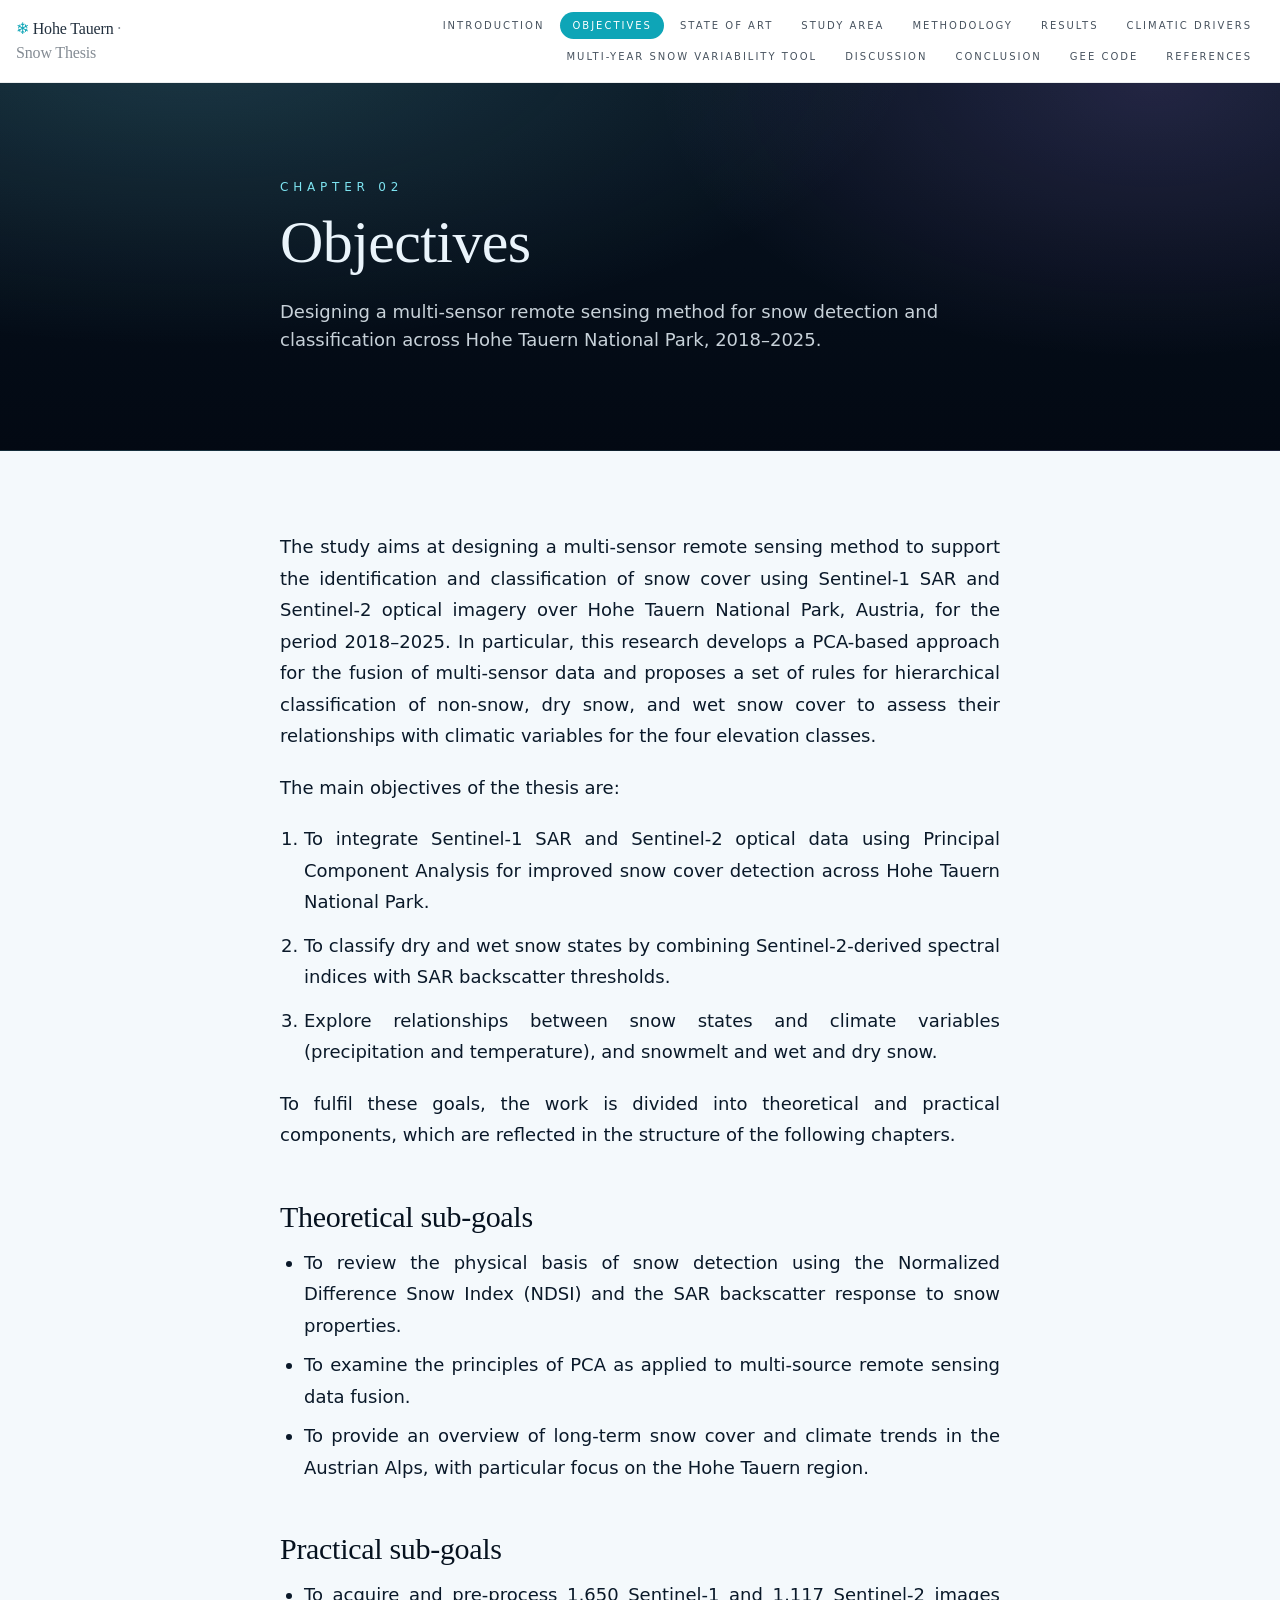
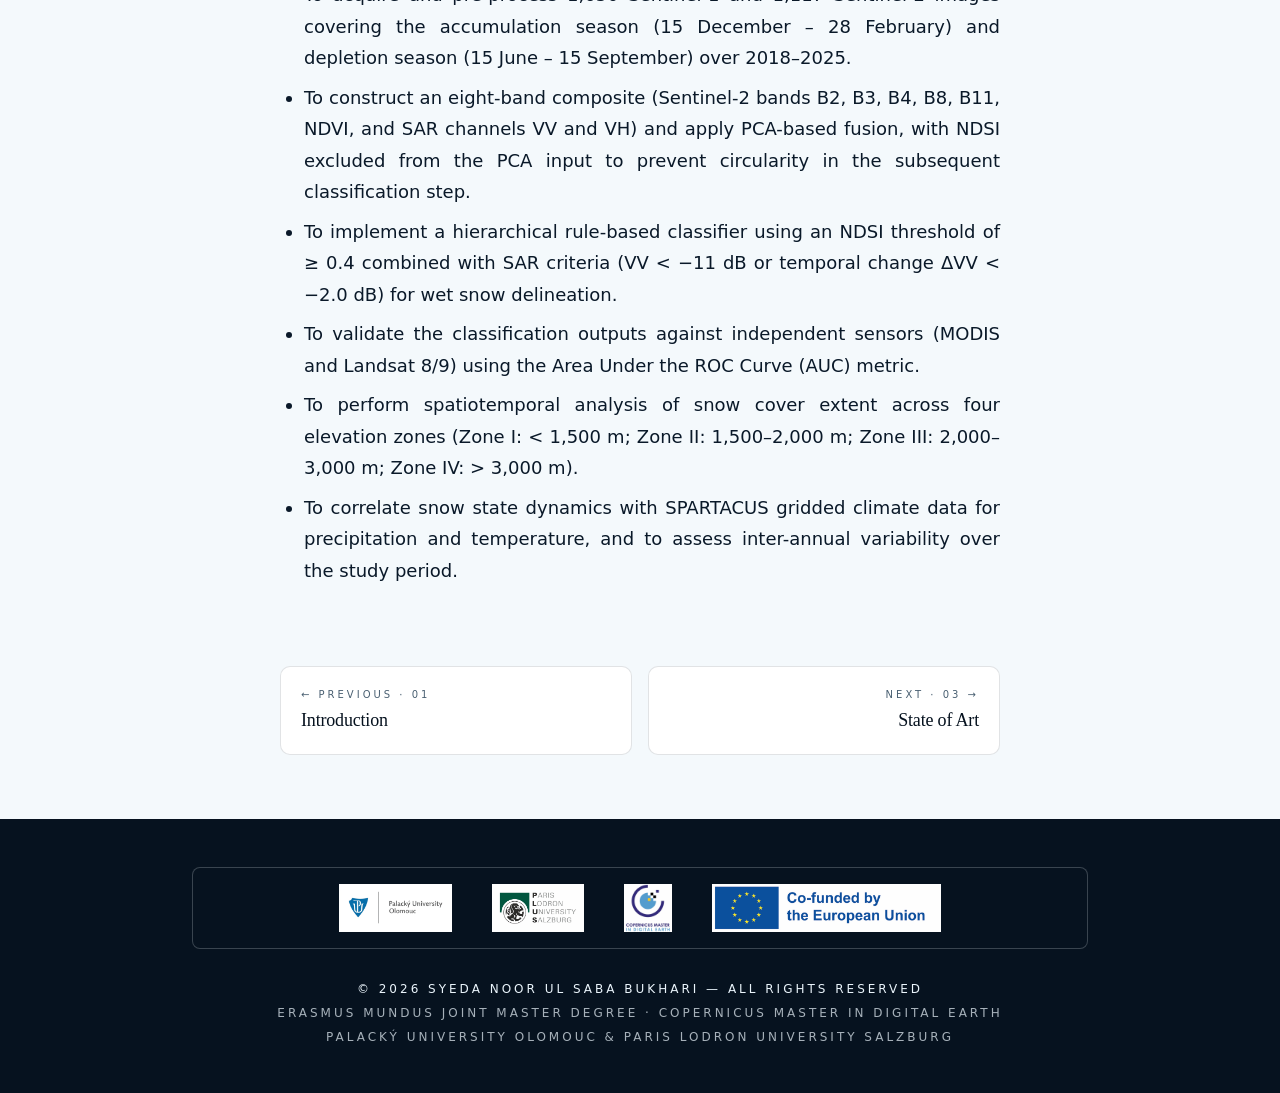
<file: objectives.html>
<!DOCTYPE html>
<html lang="en" data-tsd-source="/src/routes/__root.tsx:109:5"><head data-tsd-source="/src/routes/__root.tsx:110:7"><meta charset="utf-8"><meta name="viewport" content="width=device-width, initial-scale=1"><title>Objectives — Hohe Tauern Snow Thesis</title><meta name="author" content="Syeda Noor ul Saba Bukhari"><meta property="og:type" content="website"><meta name="twitter:card" content="summary_large_image"><meta name="twitter:site" content="@Lovable"><meta name="description" content="Main goals of the thesis: multi-sensor snow-cover detection, dry/wet classification, and climate-snow relationships."><meta property="og:title" content="Objectives — Hohe Tauern Snow Thesis"><meta property="og:description" content="Theoretical and practical sub-goals of the study."><link rel="icon" href="pics/favicon.ico" type="image/x-icon"><link rel="preconnect" href="https://fonts.googleapis.com"><link rel="preconnect" href="https://fonts.gstatic.com" crossorigin="anonymous"><link rel="stylesheet" href="css/styles.css"></head><body data-tsd-source="/src/routes/__root.tsx:113:7"><div aria-hidden="true" style="position:fixed;top:0;left:0;height:3px;width:0%;background:linear-gradient(90deg, var(--color-thesis-accent-glow), var(--color-thesis-accent), var(--color-thesis-aurora));z-index:60;box-shadow:0 0 12px rgba(125,227,240,0.6);transition:width 80ms linear" data-tsd-source="/src/components/thesis/shared.tsx:43:5"></div><nav class="sticky top-0 z-40 border-b backdrop-blur-md" style="background-color:rgba(255,255,255,0.88);border-color:rgba(11,29,42,0.08);color:var(--color-thesis-ink)" data-tsd-source="/src/components/thesis/shared.tsx:123:5"><div class="mx-auto flex max-w-7xl items-center justify-between gap-4 px-4 py-3" data-tsd-source="/src/components/thesis/shared.tsx:131:7"><a data-tsd-source="/src/components/thesis/shared.tsx:132:9" href="index.html" class="font-display text-base tracking-tight"><span style="color:var(--color-thesis-accent)" data-tsd-source="/src/components/thesis/shared.tsx:133:11">❄</span> <span class="opacity-90" data-tsd-source="/src/components/thesis/shared.tsx:134:11">Hohe Tauern</span><span class="opacity-50" data-tsd-source="/src/components/thesis/shared.tsx:135:11"> · Snow Thesis</span></a><div class="hidden flex-wrap justify-end gap-1 lg:flex" data-tsd-source="/src/components/thesis/shared.tsx:137:9"><a data-tsd-source="/src/components/thesis/shared.tsx:139:13" href="introduction.html" style="opacity:0.75" class="rounded-full px-3 py-1.5 text-[10px] uppercase tracking-[0.2em] transition-opacity hover:opacity-100">Introduction</a><a data-tsd-source="/src/components/thesis/shared.tsx:139:13" style="opacity:1;background-color:var(--color-thesis-accent);color:#fff" href="objectives.html" class="rounded-full px-3 py-1.5 text-[10px] uppercase tracking-[0.2em] transition-opacity hover:opacity-100" data-status="active" aria-current="page">Objectives</a><a data-tsd-source="/src/components/thesis/shared.tsx:139:13" href="state-of-art.html" style="opacity:0.75" class="rounded-full px-3 py-1.5 text-[10px] uppercase tracking-[0.2em] transition-opacity hover:opacity-100">State of Art</a><a data-tsd-source="/src/components/thesis/shared.tsx:139:13" href="study-area.html" style="opacity:0.75" class="rounded-full px-3 py-1.5 text-[10px] uppercase tracking-[0.2em] transition-opacity hover:opacity-100">Study Area</a><a data-tsd-source="/src/components/thesis/shared.tsx:139:13" href="methodology.html" style="opacity:0.75" class="rounded-full px-3 py-1.5 text-[10px] uppercase tracking-[0.2em] transition-opacity hover:opacity-100">Methodology</a><a data-tsd-source="/src/components/thesis/shared.tsx:139:13" href="results.html" style="opacity:0.75" class="rounded-full px-3 py-1.5 text-[10px] uppercase tracking-[0.2em] transition-opacity hover:opacity-100">Results</a><a data-tsd-source="/src/components/thesis/shared.tsx:139:13" href="climate-drivers.html" style="opacity:0.75" class="rounded-full px-3 py-1.5 text-[10px] uppercase tracking-[0.2em] transition-opacity hover:opacity-100">Climatic Drivers</a><a data-tsd-source="/src/components/thesis/shared.tsx:139:13" href="year-compare.html" style="opacity:0.75" class="rounded-full px-3 py-1.5 text-[10px] uppercase tracking-[0.2em] transition-opacity hover:opacity-100">Multi-Year Snow Variability Tool</a><a data-tsd-source="/src/components/thesis/shared.tsx:139:13" href="discussion.html" style="opacity:0.75" class="rounded-full px-3 py-1.5 text-[10px] uppercase tracking-[0.2em] transition-opacity hover:opacity-100">Discussion</a><a data-tsd-source="/src/components/thesis/shared.tsx:139:13" href="conclusion.html" style="opacity:0.75" class="rounded-full px-3 py-1.5 text-[10px] uppercase tracking-[0.2em] transition-opacity hover:opacity-100">Conclusion</a><a data-tsd-source="/src/components/thesis/shared.tsx:139:13" href="gee-code.html" style="opacity:0.75" class="rounded-full px-3 py-1.5 text-[10px] uppercase tracking-[0.2em] transition-opacity hover:opacity-100">GEE Code</a><a data-tsd-source="/src/components/thesis/shared.tsx:139:13" href="references.html" style="opacity:0.75" class="rounded-full px-3 py-1.5 text-[10px] uppercase tracking-[0.2em] transition-opacity hover:opacity-100">References</a></div><details class="relative lg:hidden" data-tsd-source="/src/components/thesis/shared.tsx:156:9"><summary class="cursor-pointer list-none rounded-md border px-3 py-1.5 text-[10px] uppercase tracking-[0.2em]" style="border-color:currentColor" data-tsd-source="/src/components/thesis/shared.tsx:157:11">Menu</summary><div class="absolute right-0 top-full z-50 mt-2 flex w-56 flex-col rounded-md border bg-white p-2 shadow-xl" style="color:var(--color-thesis-ink);border-color:rgba(11,29,42,0.1)" data-tsd-source="/src/components/thesis/shared.tsx:160:11"><a data-tsd-source="/src/components/thesis/shared.tsx:165:15" href="introduction.html" class="rounded px-3 py-1.5 text-xs uppercase tracking-[0.2em] hover:bg-slate-100">Introduction</a><a data-tsd-source="/src/components/thesis/shared.tsx:165:15" class="rounded px-3 py-1.5 text-xs uppercase tracking-[0.2em] hover:bg-slate-100 active" href="objectives.html" data-status="active" aria-current="page">Objectives</a><a data-tsd-source="/src/components/thesis/shared.tsx:165:15" href="state-of-art.html" class="rounded px-3 py-1.5 text-xs uppercase tracking-[0.2em] hover:bg-slate-100">State of Art</a><a data-tsd-source="/src/components/thesis/shared.tsx:165:15" href="study-area.html" class="rounded px-3 py-1.5 text-xs uppercase tracking-[0.2em] hover:bg-slate-100">Study Area</a><a data-tsd-source="/src/components/thesis/shared.tsx:165:15" href="methodology.html" class="rounded px-3 py-1.5 text-xs uppercase tracking-[0.2em] hover:bg-slate-100">Methodology</a><a data-tsd-source="/src/components/thesis/shared.tsx:165:15" href="results.html" class="rounded px-3 py-1.5 text-xs uppercase tracking-[0.2em] hover:bg-slate-100">Results</a><a data-tsd-source="/src/components/thesis/shared.tsx:165:15" href="climate-drivers.html" class="rounded px-3 py-1.5 text-xs uppercase tracking-[0.2em] hover:bg-slate-100">Climatic Drivers</a><a data-tsd-source="/src/components/thesis/shared.tsx:165:15" href="year-compare.html" class="rounded px-3 py-1.5 text-xs uppercase tracking-[0.2em] hover:bg-slate-100">Multi-Year Snow Variability Tool</a><a data-tsd-source="/src/components/thesis/shared.tsx:165:15" href="discussion.html" class="rounded px-3 py-1.5 text-xs uppercase tracking-[0.2em] hover:bg-slate-100">Discussion</a><a data-tsd-source="/src/components/thesis/shared.tsx:165:15" href="conclusion.html" class="rounded px-3 py-1.5 text-xs uppercase tracking-[0.2em] hover:bg-slate-100">Conclusion</a><a data-tsd-source="/src/components/thesis/shared.tsx:165:15" href="gee-code.html" class="rounded px-3 py-1.5 text-xs uppercase tracking-[0.2em] hover:bg-slate-100">GEE Code</a><a data-tsd-source="/src/components/thesis/shared.tsx:165:15" href="references.html" class="rounded px-3 py-1.5 text-xs uppercase tracking-[0.2em] hover:bg-slate-100">References</a></div></details></div></nav><!--$--><div style="background-color:var(--color-thesis-light);color:var(--color-thesis-ink)" data-tsd-source="/src/components/thesis/shared.tsx:188:5"><header class="thesis-aurora border-b" style="border-color:rgba(11,29,42,0.08);color:var(--color-thesis-ice)" data-tsd-source="/src/components/thesis/shared.tsx:189:7"><div aria-hidden="true" class="thesis-snow" data-tsd-source="/src/components/thesis/shared.tsx:99:5"><span class="thesis-snow-flake" style="left:0%;animation-delay:0s;animation-duration:9s;font-size:8px;opacity:0.35" data-tsd-source="/src/components/thesis/shared.tsx:101:9">❄</span><span class="thesis-snow-flake" style="left:4.17%;animation-delay:-1.6s;animation-duration:10s;font-size:11px;opacity:0.5" data-tsd-source="/src/components/thesis/shared.tsx:101:9">❄</span><span class="thesis-snow-flake" style="left:8.34%;animation-delay:-3.2s;animation-duration:11s;font-size:14px;opacity:0.6499999999999999" data-tsd-source="/src/components/thesis/shared.tsx:101:9">❄</span><span class="thesis-snow-flake" style="left:12.51%;animation-delay:-4.800000000000001s;animation-duration:12s;font-size:17px;opacity:0.7999999999999999" data-tsd-source="/src/components/thesis/shared.tsx:101:9">❄</span><span class="thesis-snow-flake" style="left:16.68%;animation-delay:-6.4s;animation-duration:13s;font-size:20px;opacity:0.35" data-tsd-source="/src/components/thesis/shared.tsx:101:9">❄</span><span class="thesis-snow-flake" style="left:20.85%;animation-delay:-8s;animation-duration:14s;font-size:8px;opacity:0.5" data-tsd-source="/src/components/thesis/shared.tsx:101:9">❄</span><span class="thesis-snow-flake" style="left:25.02%;animation-delay:-9.600000000000001s;animation-duration:9s;font-size:11px;opacity:0.6499999999999999" data-tsd-source="/src/components/thesis/shared.tsx:101:9">❄</span><span class="thesis-snow-flake" style="left:29.189999999999998%;animation-delay:-11.200000000000001s;animation-duration:10s;font-size:14px;opacity:0.7999999999999999" data-tsd-source="/src/components/thesis/shared.tsx:101:9">❄</span><span class="thesis-snow-flake" style="left:33.36%;animation-delay:0s;animation-duration:11s;font-size:17px;opacity:0.35" data-tsd-source="/src/components/thesis/shared.tsx:101:9">❄</span><span class="thesis-snow-flake" style="left:37.53%;animation-delay:-1.6s;animation-duration:12s;font-size:20px;opacity:0.5" data-tsd-source="/src/components/thesis/shared.tsx:101:9">❄</span><span class="thesis-snow-flake" style="left:41.7%;animation-delay:-3.2s;animation-duration:13s;font-size:8px;opacity:0.6499999999999999" data-tsd-source="/src/components/thesis/shared.tsx:101:9">❄</span><span class="thesis-snow-flake" style="left:45.87%;animation-delay:-4.800000000000001s;animation-duration:14s;font-size:11px;opacity:0.7999999999999999" data-tsd-source="/src/components/thesis/shared.tsx:101:9">❄</span><span class="thesis-snow-flake" style="left:50.04%;animation-delay:-6.4s;animation-duration:9s;font-size:14px;opacity:0.35" data-tsd-source="/src/components/thesis/shared.tsx:101:9">❄</span><span class="thesis-snow-flake" style="left:54.21%;animation-delay:-8s;animation-duration:10s;font-size:17px;opacity:0.5" data-tsd-source="/src/components/thesis/shared.tsx:101:9">❄</span><span class="thesis-snow-flake" style="left:58.379999999999995%;animation-delay:-9.600000000000001s;animation-duration:11s;font-size:20px;opacity:0.6499999999999999" data-tsd-source="/src/components/thesis/shared.tsx:101:9">❄</span><span class="thesis-snow-flake" style="left:62.55%;animation-delay:-11.200000000000001s;animation-duration:12s;font-size:8px;opacity:0.7999999999999999" data-tsd-source="/src/components/thesis/shared.tsx:101:9">❄</span><span class="thesis-snow-flake" style="left:66.72%;animation-delay:0s;animation-duration:13s;font-size:11px;opacity:0.35" data-tsd-source="/src/components/thesis/shared.tsx:101:9">❄</span><span class="thesis-snow-flake" style="left:70.89%;animation-delay:-1.6s;animation-duration:14s;font-size:14px;opacity:0.5" data-tsd-source="/src/components/thesis/shared.tsx:101:9">❄</span><span class="thesis-snow-flake" style="left:75.06%;animation-delay:-3.2s;animation-duration:9s;font-size:17px;opacity:0.6499999999999999" data-tsd-source="/src/components/thesis/shared.tsx:101:9">❄</span><span class="thesis-snow-flake" style="left:79.23%;animation-delay:-4.800000000000001s;animation-duration:10s;font-size:20px;opacity:0.7999999999999999" data-tsd-source="/src/components/thesis/shared.tsx:101:9">❄</span><span class="thesis-snow-flake" style="left:83.4%;animation-delay:-6.4s;animation-duration:11s;font-size:8px;opacity:0.35" data-tsd-source="/src/components/thesis/shared.tsx:101:9">❄</span><span class="thesis-snow-flake" style="left:87.57%;animation-delay:-8s;animation-duration:12s;font-size:11px;opacity:0.5" data-tsd-source="/src/components/thesis/shared.tsx:101:9">❄</span><span class="thesis-snow-flake" style="left:91.74%;animation-delay:-9.600000000000001s;animation-duration:13s;font-size:14px;opacity:0.6499999999999999" data-tsd-source="/src/components/thesis/shared.tsx:101:9">❄</span><span class="thesis-snow-flake" style="left:95.91%;animation-delay:-11.200000000000001s;animation-duration:14s;font-size:17px;opacity:0.7999999999999999" data-tsd-source="/src/components/thesis/shared.tsx:101:9">❄</span></div><div class="mx-auto max-w-3xl px-6 py-16 md:py-24" data-tsd-source="/src/components/thesis/shared.tsx:194:9"><p class="text-xs uppercase tracking-[0.4em]" style="color:var(--color-thesis-accent-glow)" data-tsd-source="/src/components/thesis/shared.tsx:196:13">Chapter <!-- -->02</p><h1 class="font-display mt-4 text-4xl leading-[1.05] md:text-6xl" data-tsd-source="/src/components/thesis/shared.tsx:204:11">Objectives</h1><p class="mt-6 max-w-2xl text-base opacity-85 md:text-lg" data-tsd-source="/src/components/thesis/shared.tsx:206:13">Designing a multi-sensor remote sensing method for snow detection and classification across Hohe Tauern National Park, 2018–2025.</p></div></header><article class="mx-auto max-w-3xl px-6 py-16 md:py-20" data-tsd-source="/src/components/thesis/shared.tsx:210:7"><div class="thesis-prose space-y-5 text-base leading-[1.75] md:text-lg" data-tsd-source="/src/components/thesis/shared.tsx:211:9"><p data-tsd-source="/src/routes/objectives.tsx:15:7">The study aims at designing a multi-sensor remote sensing method to support the identification and classification of snow cover using Sentinel-1 SAR and Sentinel-2 optical imagery over Hohe Tauern National Park, Austria, for the period 2018–2025. In particular, this research develops a PCA-based approach for the fusion of multi-sensor data and proposes a set of rules for hierarchical classification of non-snow, dry snow, and wet snow cover to assess their relationships with climatic variables for the four elevation classes.</p><p data-tsd-source="/src/routes/objectives.tsx:18:7">The main objectives of the thesis are:</p><ol class="list-decimal space-y-3 pl-6" data-tsd-source="/src/routes/objectives.tsx:19:7"><li data-tsd-source="/src/routes/objectives.tsx:20:9">To integrate Sentinel-1 SAR and Sentinel-2 optical data using Principal Component Analysis for improved snow cover detection across Hohe Tauern National Park.</li><li data-tsd-source="/src/routes/objectives.tsx:21:9">To classify dry and wet snow states by combining Sentinel-2-derived spectral indices with SAR backscatter thresholds.</li><li data-tsd-source="/src/routes/objectives.tsx:22:9">Explore relationships between snow states and climate variables (precipitation and temperature), and snowmelt and wet and dry snow.</li></ol><p data-tsd-source="/src/routes/objectives.tsx:24:7">To fulfil these goals, the work is divided into theoretical and practical components, which are reflected in the structure of the following chapters.</p><h2 class="font-display mt-12 mb-3 text-2xl md:text-3xl" style="color:var(--color-thesis-bg)" data-tsd-source="/src/components/thesis/shared.tsx:221:5">Theoretical sub-goals</h2><ul class="list-disc space-y-2 pl-6" data-tsd-source="/src/routes/objectives.tsx:26:7"><li data-tsd-source="/src/routes/objectives.tsx:27:9">To review the physical basis of snow detection using the Normalized Difference Snow Index (NDSI) and the SAR backscatter response to snow properties.</li><li data-tsd-source="/src/routes/objectives.tsx:28:9">To examine the principles of PCA as applied to multi-source remote sensing data fusion.</li><li data-tsd-source="/src/routes/objectives.tsx:29:9">To provide an overview of long-term snow cover and climate trends in the Austrian Alps, with particular focus on the Hohe Tauern region.</li></ul><h2 class="font-display mt-12 mb-3 text-2xl md:text-3xl" style="color:var(--color-thesis-bg)" data-tsd-source="/src/components/thesis/shared.tsx:221:5">Practical sub-goals</h2><ul class="list-disc space-y-2 pl-6" data-tsd-source="/src/routes/objectives.tsx:32:7"><li data-tsd-source="/src/routes/objectives.tsx:33:9">To acquire and pre-process 1,650 Sentinel-1 and 1,117 Sentinel-2 images covering the accumulation season (15 December – 28 February) and depletion season (15 June – 15 September) over 2018–2025.</li><li data-tsd-source="/src/routes/objectives.tsx:34:9">To construct an eight-band composite (Sentinel-2 bands B2, B3, B4, B8, B11, NDVI, and SAR channels VV and VH) and apply PCA-based fusion, with NDSI excluded from the PCA input to prevent circularity in the subsequent classification step.</li><li data-tsd-source="/src/routes/objectives.tsx:35:9">To implement a hierarchical rule-based classifier using an NDSI threshold of ≥ 0.4 combined with SAR criteria (VV &lt; −11 dB or temporal change ΔVV &lt; −2.0 dB) for wet snow delineation.</li><li data-tsd-source="/src/routes/objectives.tsx:36:9">To validate the classification outputs against independent sensors (MODIS and Landsat 8/9) using the Area Under the ROC Curve (AUC) metric.</li><li data-tsd-source="/src/routes/objectives.tsx:37:9">To perform spatiotemporal analysis of snow cover extent across four elevation zones (Zone I: &lt; 1,500 m; Zone II: 1,500–2,000 m; Zone III: 2,000–3,000 m; Zone IV: &gt; 3,000 m).</li><li data-tsd-source="/src/routes/objectives.tsx:38:9">To correlate snow state dynamics with SPARTACUS gridded climate data for precipitation and temperature, and to assess inter-annual variability over the study period.</li></ul></div></article><div class="mx-auto grid max-w-3xl grid-cols-1 gap-4 px-6 pb-16 sm:grid-cols-2" data-tsd-source="/src/components/thesis/shared.tsx:456:5"><a data-tsd-source="/src/components/thesis/shared.tsx:458:9" href="introduction.html" style="border-color:rgba(11,29,42,0.12);background-color:#fff" class="group rounded-lg border p-5 transition-all hover:-translate-y-0.5 hover:shadow-md"><span class="block text-[10px] uppercase tracking-[0.3em]" style="color:var(--color-thesis-muted)" data-tsd-source="/src/components/thesis/shared.tsx:463:11">← Previous<!-- --> · 01</span><span class="font-display mt-1 block text-lg" style="color:var(--color-thesis-bg)" data-tsd-source="/src/components/thesis/shared.tsx:466:11">Introduction</span></a><a data-tsd-source="/src/components/thesis/shared.tsx:474:9" href="state-of-art.html" style="border-color:rgba(11,29,42,0.12);background-color:#fff" class="group rounded-lg border p-5 text-right transition-all hover:-translate-y-0.5 hover:shadow-md"><span class="block text-[10px] uppercase tracking-[0.3em]" style="color:var(--color-thesis-muted)" data-tsd-source="/src/components/thesis/shared.tsx:479:11">Next<!-- --> · 03<!-- --> →</span><span class="font-display mt-1 block text-lg" style="color:var(--color-thesis-bg)" data-tsd-source="/src/components/thesis/shared.tsx:482:11">State of Art</span></a></div><footer class="px-6 py-12 text-center text-xs uppercase tracking-[0.25em]" style="background-color:var(--color-thesis-bg);color:var(--color-thesis-ice)" data-tsd-source="/src/components/thesis/shared.tsx:501:5"><div class="mx-auto mb-8 flex max-w-4xl flex-wrap items-center justify-center gap-6 rounded-md border px-6 py-4 sm:gap-10" style="background-color:var(--color-thesis-bg);border-color:var(--color-thesis-line)" data-tsd-source="/src/components/thesis/shared.tsx:505:7"><img src="pics/palacky_white.jpeg" alt="Palacký University Olomouc" class="h-10 w-auto object-contain sm:h-12" loading="lazy" data-tsd-source="/src/components/thesis/shared.tsx:510:11"><img src="pics/plus_logo.jpeg" alt="Paris Lodron University Salzburg" class="h-10 w-auto object-contain sm:h-12" loading="lazy" data-tsd-source="/src/components/thesis/shared.tsx:510:11"><img src="pics/copernicus_white.jpeg" alt="Copernicus Master in Digital Earth" class="h-10 w-auto object-contain sm:h-12" loading="lazy" data-tsd-source="/src/components/thesis/shared.tsx:510:11"><img src="pics/eu_logo.jpeg" alt="Co-funded by the European Union" class="h-10 w-auto object-contain sm:h-12" loading="lazy" data-tsd-source="/src/components/thesis/shared.tsx:510:11"></div><p data-tsd-source="/src/components/thesis/shared.tsx:513:7">© 2026 Syeda Noor ul Saba Bukhari — All rights reserved</p><p class="mt-2 opacity-70" data-tsd-source="/src/components/thesis/shared.tsx:514:7">Erasmus Mundus Joint Master Degree · Copernicus Master in Digital Earth</p><p class="mt-2 opacity-70" data-tsd-source="/src/components/thesis/shared.tsx:515:7">Palacký University Olomouc &amp; Paris Lodron University Salzburg</p></footer></div><!--/$--></body></html>
</file>
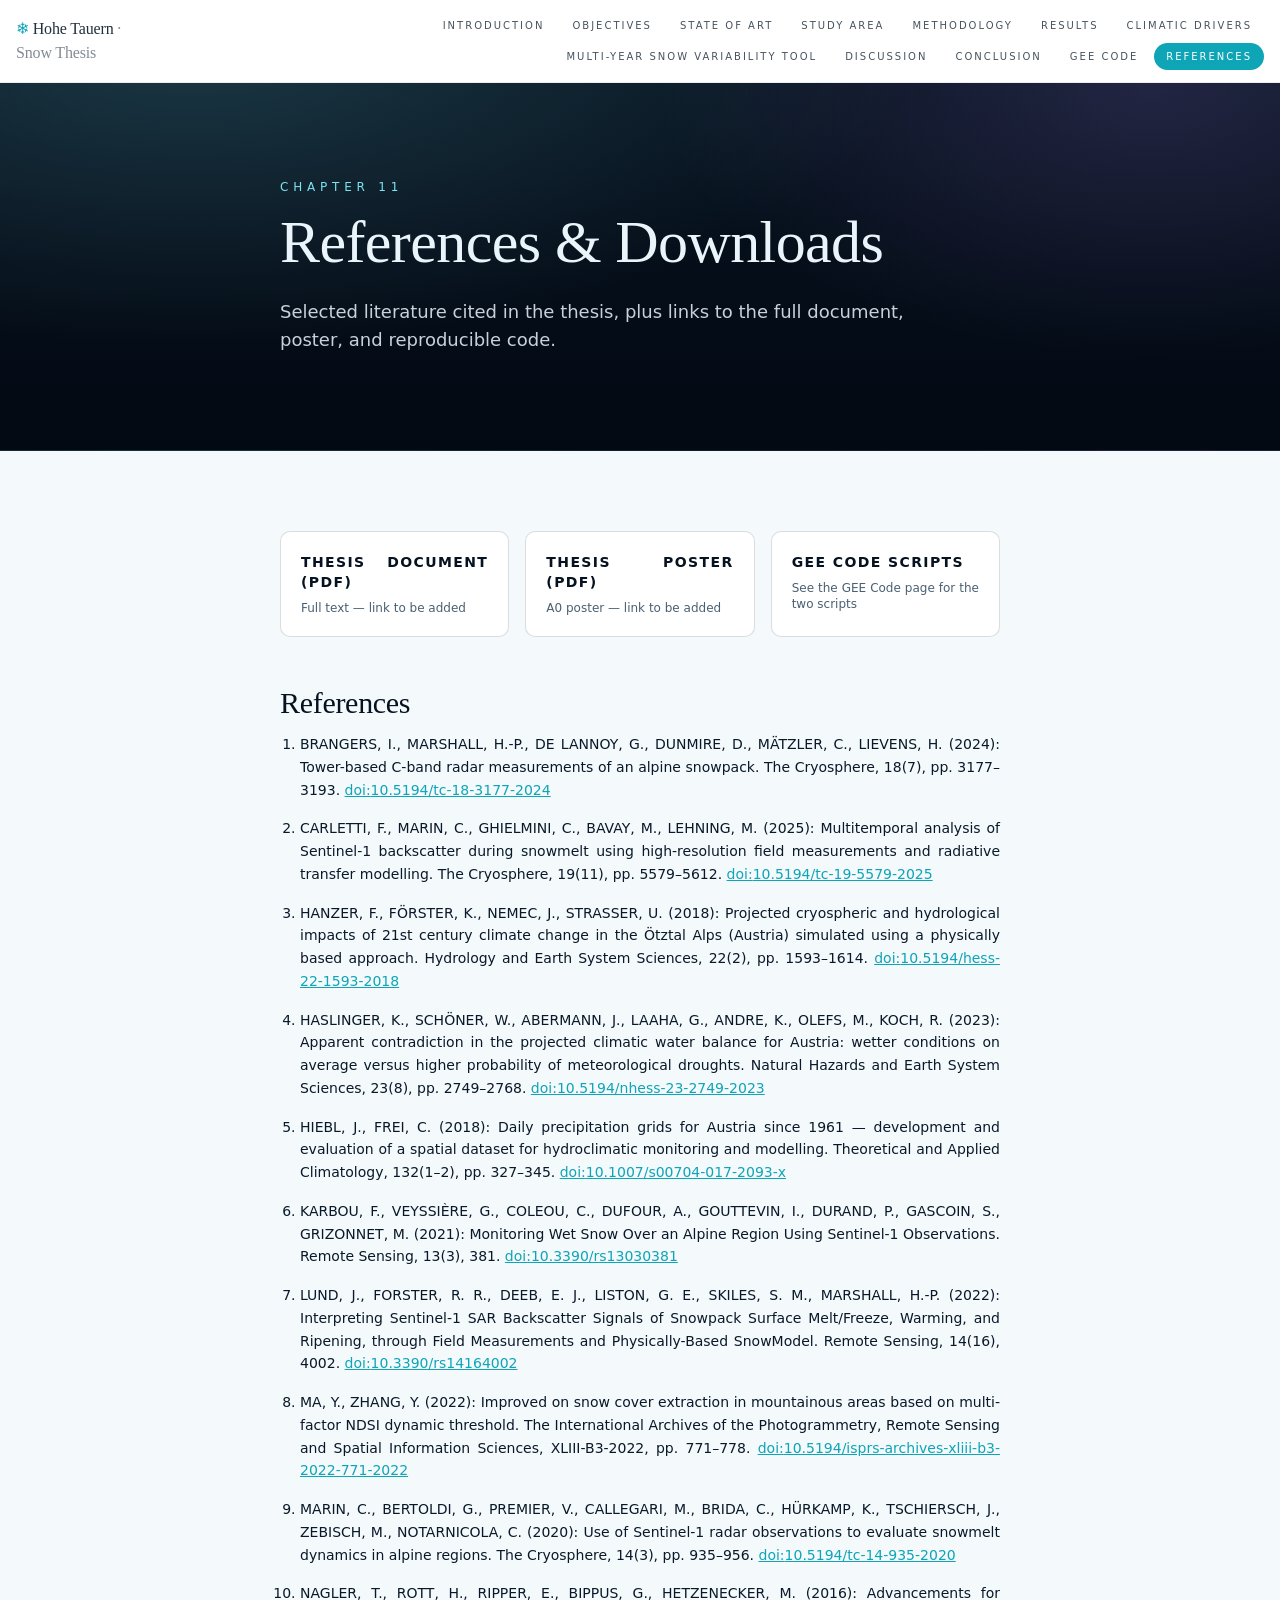
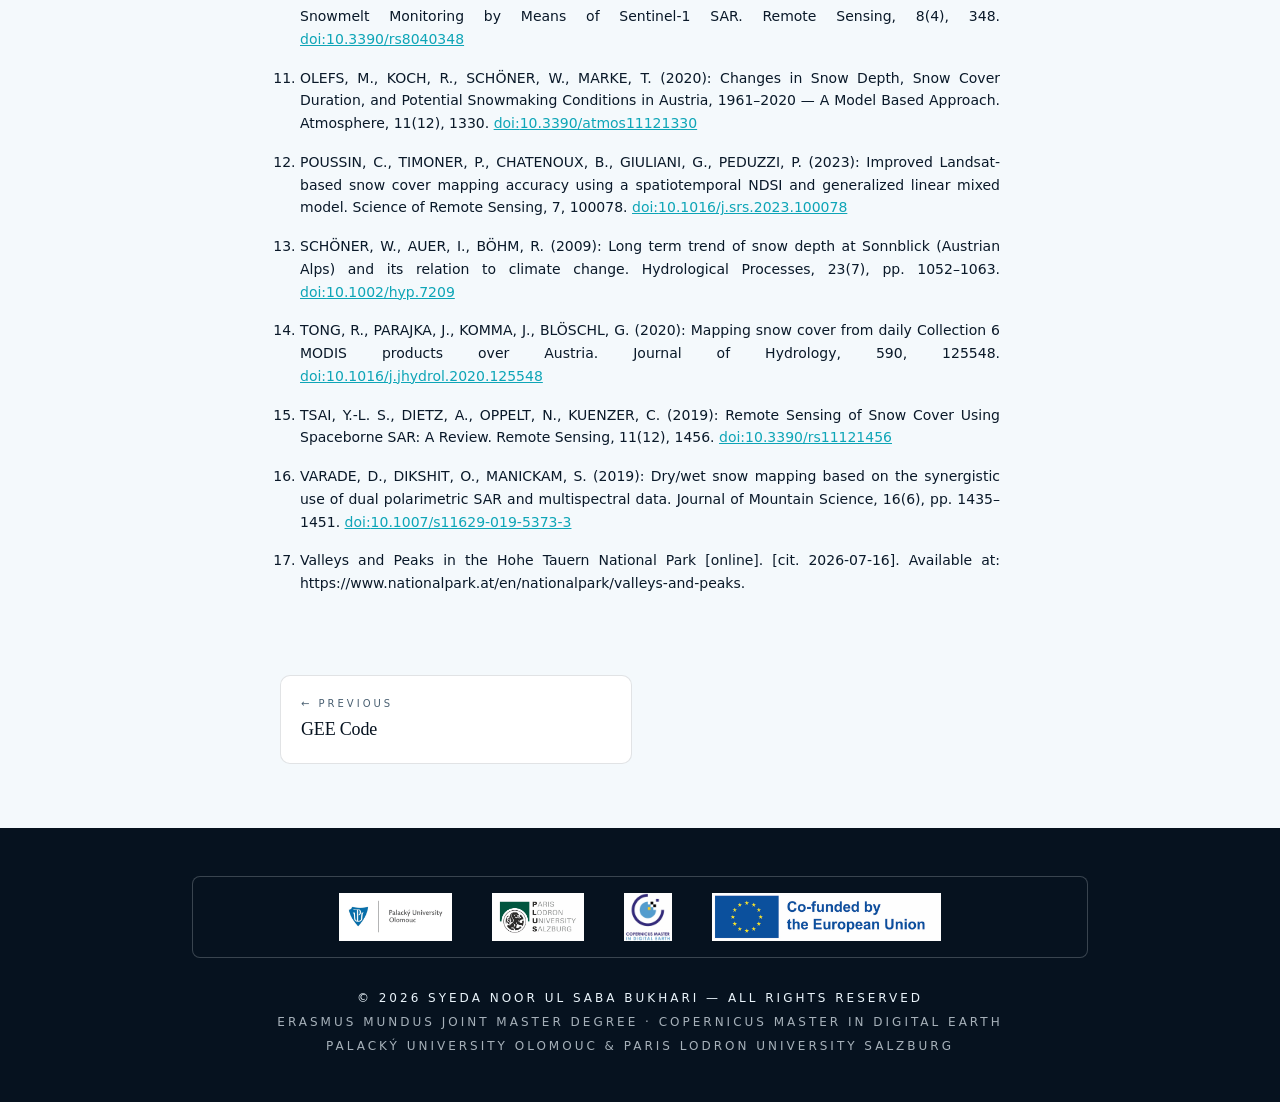
<file: references.html>
<!DOCTYPE html>
<html lang="en" data-tsd-source="/src/routes/__root.tsx:109:5"><head data-tsd-source="/src/routes/__root.tsx:110:7"><meta charset="utf-8"><meta name="viewport" content="width=device-width, initial-scale=1"><title>References &amp; Downloads — Hohe Tauern Snow Thesis</title><meta name="author" content="Syeda Noor ul Saba Bukhari"><meta property="og:type" content="website"><meta name="twitter:card" content="summary_large_image"><meta name="twitter:site" content="@Lovable"><meta name="description" content="Selected references and downloads for the master thesis on wet/dry snow delineation in Hohe Tauern."><meta property="og:title" content="References &amp; Downloads — Hohe Tauern Snow Thesis"><meta property="og:description" content="Thesis PDF, poster and GEE code repository."><link rel="icon" href="pics/favicon.ico" type="image/x-icon"><link rel="preconnect" href="https://fonts.googleapis.com"><link rel="preconnect" href="https://fonts.gstatic.com" crossorigin="anonymous"><link rel="stylesheet" href="css/styles.css"></head><body data-tsd-source="/src/routes/__root.tsx:113:7"><div aria-hidden="true" style="position:fixed;top:0;left:0;height:3px;width:0%;background:linear-gradient(90deg, var(--color-thesis-accent-glow), var(--color-thesis-accent), var(--color-thesis-aurora));z-index:60;box-shadow:0 0 12px rgba(125,227,240,0.6);transition:width 80ms linear" data-tsd-source="/src/components/thesis/shared.tsx:43:5"></div><nav class="sticky top-0 z-40 border-b backdrop-blur-md" style="background-color:rgba(255,255,255,0.88);border-color:rgba(11,29,42,0.08);color:var(--color-thesis-ink)" data-tsd-source="/src/components/thesis/shared.tsx:123:5"><div class="mx-auto flex max-w-7xl items-center justify-between gap-4 px-4 py-3" data-tsd-source="/src/components/thesis/shared.tsx:131:7"><a data-tsd-source="/src/components/thesis/shared.tsx:132:9" href="index.html" class="font-display text-base tracking-tight"><span style="color:var(--color-thesis-accent)" data-tsd-source="/src/components/thesis/shared.tsx:133:11">❄</span> <span class="opacity-90" data-tsd-source="/src/components/thesis/shared.tsx:134:11">Hohe Tauern</span><span class="opacity-50" data-tsd-source="/src/components/thesis/shared.tsx:135:11"> · Snow Thesis</span></a><div class="hidden flex-wrap justify-end gap-1 lg:flex" data-tsd-source="/src/components/thesis/shared.tsx:137:9"><a data-tsd-source="/src/components/thesis/shared.tsx:139:13" href="introduction.html" style="opacity:0.75" class="rounded-full px-3 py-1.5 text-[10px] uppercase tracking-[0.2em] transition-opacity hover:opacity-100">Introduction</a><a data-tsd-source="/src/components/thesis/shared.tsx:139:13" href="objectives.html" style="opacity:0.75" class="rounded-full px-3 py-1.5 text-[10px] uppercase tracking-[0.2em] transition-opacity hover:opacity-100">Objectives</a><a data-tsd-source="/src/components/thesis/shared.tsx:139:13" href="state-of-art.html" style="opacity:0.75" class="rounded-full px-3 py-1.5 text-[10px] uppercase tracking-[0.2em] transition-opacity hover:opacity-100">State of Art</a><a data-tsd-source="/src/components/thesis/shared.tsx:139:13" href="study-area.html" style="opacity:0.75" class="rounded-full px-3 py-1.5 text-[10px] uppercase tracking-[0.2em] transition-opacity hover:opacity-100">Study Area</a><a data-tsd-source="/src/components/thesis/shared.tsx:139:13" href="methodology.html" style="opacity:0.75" class="rounded-full px-3 py-1.5 text-[10px] uppercase tracking-[0.2em] transition-opacity hover:opacity-100">Methodology</a><a data-tsd-source="/src/components/thesis/shared.tsx:139:13" href="results.html" style="opacity:0.75" class="rounded-full px-3 py-1.5 text-[10px] uppercase tracking-[0.2em] transition-opacity hover:opacity-100">Results</a><a data-tsd-source="/src/components/thesis/shared.tsx:139:13" href="climate-drivers.html" style="opacity:0.75" class="rounded-full px-3 py-1.5 text-[10px] uppercase tracking-[0.2em] transition-opacity hover:opacity-100">Climatic Drivers</a><a data-tsd-source="/src/components/thesis/shared.tsx:139:13" href="year-compare.html" style="opacity:0.75" class="rounded-full px-3 py-1.5 text-[10px] uppercase tracking-[0.2em] transition-opacity hover:opacity-100">Multi-Year Snow Variability Tool</a><a data-tsd-source="/src/components/thesis/shared.tsx:139:13" href="discussion.html" style="opacity:0.75" class="rounded-full px-3 py-1.5 text-[10px] uppercase tracking-[0.2em] transition-opacity hover:opacity-100">Discussion</a><a data-tsd-source="/src/components/thesis/shared.tsx:139:13" href="conclusion.html" style="opacity:0.75" class="rounded-full px-3 py-1.5 text-[10px] uppercase tracking-[0.2em] transition-opacity hover:opacity-100">Conclusion</a><a data-tsd-source="/src/components/thesis/shared.tsx:139:13" href="gee-code.html" style="opacity:0.75" class="rounded-full px-3 py-1.5 text-[10px] uppercase tracking-[0.2em] transition-opacity hover:opacity-100">GEE Code</a><a data-tsd-source="/src/components/thesis/shared.tsx:139:13" style="opacity:1;background-color:var(--color-thesis-accent);color:#fff" href="references.html" class="rounded-full px-3 py-1.5 text-[10px] uppercase tracking-[0.2em] transition-opacity hover:opacity-100" data-status="active" aria-current="page">References</a></div><details class="relative lg:hidden" data-tsd-source="/src/components/thesis/shared.tsx:156:9"><summary class="cursor-pointer list-none rounded-md border px-3 py-1.5 text-[10px] uppercase tracking-[0.2em]" style="border-color:currentColor" data-tsd-source="/src/components/thesis/shared.tsx:157:11">Menu</summary><div class="absolute right-0 top-full z-50 mt-2 flex w-56 flex-col rounded-md border bg-white p-2 shadow-xl" style="color:var(--color-thesis-ink);border-color:rgba(11,29,42,0.1)" data-tsd-source="/src/components/thesis/shared.tsx:160:11"><a data-tsd-source="/src/components/thesis/shared.tsx:165:15" href="introduction.html" class="rounded px-3 py-1.5 text-xs uppercase tracking-[0.2em] hover:bg-slate-100">Introduction</a><a data-tsd-source="/src/components/thesis/shared.tsx:165:15" href="objectives.html" class="rounded px-3 py-1.5 text-xs uppercase tracking-[0.2em] hover:bg-slate-100">Objectives</a><a data-tsd-source="/src/components/thesis/shared.tsx:165:15" href="state-of-art.html" class="rounded px-3 py-1.5 text-xs uppercase tracking-[0.2em] hover:bg-slate-100">State of Art</a><a data-tsd-source="/src/components/thesis/shared.tsx:165:15" href="study-area.html" class="rounded px-3 py-1.5 text-xs uppercase tracking-[0.2em] hover:bg-slate-100">Study Area</a><a data-tsd-source="/src/components/thesis/shared.tsx:165:15" href="methodology.html" class="rounded px-3 py-1.5 text-xs uppercase tracking-[0.2em] hover:bg-slate-100">Methodology</a><a data-tsd-source="/src/components/thesis/shared.tsx:165:15" href="results.html" class="rounded px-3 py-1.5 text-xs uppercase tracking-[0.2em] hover:bg-slate-100">Results</a><a data-tsd-source="/src/components/thesis/shared.tsx:165:15" href="climate-drivers.html" class="rounded px-3 py-1.5 text-xs uppercase tracking-[0.2em] hover:bg-slate-100">Climatic Drivers</a><a data-tsd-source="/src/components/thesis/shared.tsx:165:15" href="year-compare.html" class="rounded px-3 py-1.5 text-xs uppercase tracking-[0.2em] hover:bg-slate-100">Multi-Year Snow Variability Tool</a><a data-tsd-source="/src/components/thesis/shared.tsx:165:15" href="discussion.html" class="rounded px-3 py-1.5 text-xs uppercase tracking-[0.2em] hover:bg-slate-100">Discussion</a><a data-tsd-source="/src/components/thesis/shared.tsx:165:15" href="conclusion.html" class="rounded px-3 py-1.5 text-xs uppercase tracking-[0.2em] hover:bg-slate-100">Conclusion</a><a data-tsd-source="/src/components/thesis/shared.tsx:165:15" href="gee-code.html" class="rounded px-3 py-1.5 text-xs uppercase tracking-[0.2em] hover:bg-slate-100">GEE Code</a><a data-tsd-source="/src/components/thesis/shared.tsx:165:15" class="rounded px-3 py-1.5 text-xs uppercase tracking-[0.2em] hover:bg-slate-100 active" href="references.html" data-status="active" aria-current="page">References</a></div></details></div></nav><!--$--><div style="background-color:var(--color-thesis-light);color:var(--color-thesis-ink)" data-tsd-source="/src/components/thesis/shared.tsx:188:5"><header class="thesis-aurora border-b" style="border-color:rgba(11,29,42,0.08);color:var(--color-thesis-ice)" data-tsd-source="/src/components/thesis/shared.tsx:189:7"><div aria-hidden="true" class="thesis-snow" data-tsd-source="/src/components/thesis/shared.tsx:99:5"><span class="thesis-snow-flake" style="left:0%;animation-delay:0s;animation-duration:9s;font-size:8px;opacity:0.35" data-tsd-source="/src/components/thesis/shared.tsx:101:9">❄</span><span class="thesis-snow-flake" style="left:4.17%;animation-delay:-1.6s;animation-duration:10s;font-size:11px;opacity:0.5" data-tsd-source="/src/components/thesis/shared.tsx:101:9">❄</span><span class="thesis-snow-flake" style="left:8.34%;animation-delay:-3.2s;animation-duration:11s;font-size:14px;opacity:0.6499999999999999" data-tsd-source="/src/components/thesis/shared.tsx:101:9">❄</span><span class="thesis-snow-flake" style="left:12.51%;animation-delay:-4.800000000000001s;animation-duration:12s;font-size:17px;opacity:0.7999999999999999" data-tsd-source="/src/components/thesis/shared.tsx:101:9">❄</span><span class="thesis-snow-flake" style="left:16.68%;animation-delay:-6.4s;animation-duration:13s;font-size:20px;opacity:0.35" data-tsd-source="/src/components/thesis/shared.tsx:101:9">❄</span><span class="thesis-snow-flake" style="left:20.85%;animation-delay:-8s;animation-duration:14s;font-size:8px;opacity:0.5" data-tsd-source="/src/components/thesis/shared.tsx:101:9">❄</span><span class="thesis-snow-flake" style="left:25.02%;animation-delay:-9.600000000000001s;animation-duration:9s;font-size:11px;opacity:0.6499999999999999" data-tsd-source="/src/components/thesis/shared.tsx:101:9">❄</span><span class="thesis-snow-flake" style="left:29.189999999999998%;animation-delay:-11.200000000000001s;animation-duration:10s;font-size:14px;opacity:0.7999999999999999" data-tsd-source="/src/components/thesis/shared.tsx:101:9">❄</span><span class="thesis-snow-flake" style="left:33.36%;animation-delay:0s;animation-duration:11s;font-size:17px;opacity:0.35" data-tsd-source="/src/components/thesis/shared.tsx:101:9">❄</span><span class="thesis-snow-flake" style="left:37.53%;animation-delay:-1.6s;animation-duration:12s;font-size:20px;opacity:0.5" data-tsd-source="/src/components/thesis/shared.tsx:101:9">❄</span><span class="thesis-snow-flake" style="left:41.7%;animation-delay:-3.2s;animation-duration:13s;font-size:8px;opacity:0.6499999999999999" data-tsd-source="/src/components/thesis/shared.tsx:101:9">❄</span><span class="thesis-snow-flake" style="left:45.87%;animation-delay:-4.800000000000001s;animation-duration:14s;font-size:11px;opacity:0.7999999999999999" data-tsd-source="/src/components/thesis/shared.tsx:101:9">❄</span><span class="thesis-snow-flake" style="left:50.04%;animation-delay:-6.4s;animation-duration:9s;font-size:14px;opacity:0.35" data-tsd-source="/src/components/thesis/shared.tsx:101:9">❄</span><span class="thesis-snow-flake" style="left:54.21%;animation-delay:-8s;animation-duration:10s;font-size:17px;opacity:0.5" data-tsd-source="/src/components/thesis/shared.tsx:101:9">❄</span><span class="thesis-snow-flake" style="left:58.379999999999995%;animation-delay:-9.600000000000001s;animation-duration:11s;font-size:20px;opacity:0.6499999999999999" data-tsd-source="/src/components/thesis/shared.tsx:101:9">❄</span><span class="thesis-snow-flake" style="left:62.55%;animation-delay:-11.200000000000001s;animation-duration:12s;font-size:8px;opacity:0.7999999999999999" data-tsd-source="/src/components/thesis/shared.tsx:101:9">❄</span><span class="thesis-snow-flake" style="left:66.72%;animation-delay:0s;animation-duration:13s;font-size:11px;opacity:0.35" data-tsd-source="/src/components/thesis/shared.tsx:101:9">❄</span><span class="thesis-snow-flake" style="left:70.89%;animation-delay:-1.6s;animation-duration:14s;font-size:14px;opacity:0.5" data-tsd-source="/src/components/thesis/shared.tsx:101:9">❄</span><span class="thesis-snow-flake" style="left:75.06%;animation-delay:-3.2s;animation-duration:9s;font-size:17px;opacity:0.6499999999999999" data-tsd-source="/src/components/thesis/shared.tsx:101:9">❄</span><span class="thesis-snow-flake" style="left:79.23%;animation-delay:-4.800000000000001s;animation-duration:10s;font-size:20px;opacity:0.7999999999999999" data-tsd-source="/src/components/thesis/shared.tsx:101:9">❄</span><span class="thesis-snow-flake" style="left:83.4%;animation-delay:-6.4s;animation-duration:11s;font-size:8px;opacity:0.35" data-tsd-source="/src/components/thesis/shared.tsx:101:9">❄</span><span class="thesis-snow-flake" style="left:87.57%;animation-delay:-8s;animation-duration:12s;font-size:11px;opacity:0.5" data-tsd-source="/src/components/thesis/shared.tsx:101:9">❄</span><span class="thesis-snow-flake" style="left:91.74%;animation-delay:-9.600000000000001s;animation-duration:13s;font-size:14px;opacity:0.6499999999999999" data-tsd-source="/src/components/thesis/shared.tsx:101:9">❄</span><span class="thesis-snow-flake" style="left:95.91%;animation-delay:-11.200000000000001s;animation-duration:14s;font-size:17px;opacity:0.7999999999999999" data-tsd-source="/src/components/thesis/shared.tsx:101:9">❄</span></div><div class="mx-auto max-w-3xl px-6 py-16 md:py-24" data-tsd-source="/src/components/thesis/shared.tsx:194:9"><p class="text-xs uppercase tracking-[0.4em]" style="color:var(--color-thesis-accent-glow)" data-tsd-source="/src/components/thesis/shared.tsx:196:13">Chapter <!-- -->11</p><h1 class="font-display mt-4 text-4xl leading-[1.05] md:text-6xl" data-tsd-source="/src/components/thesis/shared.tsx:204:11">References &amp; Downloads</h1><p class="mt-6 max-w-2xl text-base opacity-85 md:text-lg" data-tsd-source="/src/components/thesis/shared.tsx:206:13">Selected literature cited in the thesis, plus links to the full document, poster, and reproducible code.</p></div></header><article class="mx-auto max-w-3xl px-6 py-16 md:py-20" data-tsd-source="/src/components/thesis/shared.tsx:210:7"><div class="thesis-prose space-y-5 text-base leading-[1.75] md:text-lg" data-tsd-source="/src/components/thesis/shared.tsx:211:9"><div class="grid gap-4 sm:grid-cols-2 lg:grid-cols-3" data-tsd-source="/src/routes/references.tsx:15:7"><a href="#" class="block rounded-lg border p-5 transition-all hover:-translate-y-0.5 hover:shadow-md" style="border-color:rgba(11,29,42,0.15);background-color:#fff" data-tsd-source="/src/routes/references.tsx:21:11"><p class="text-sm font-semibold uppercase tracking-widest" style="color:var(--color-thesis-bg)" data-tsd-source="/src/routes/references.tsx:27:13">Thesis Document (PDF)</p><p class="mt-2 text-xs" style="color:var(--color-thesis-muted)" data-tsd-source="/src/routes/references.tsx:30:13">Full text — link to be added</p></a><a href="#" class="block rounded-lg border p-5 transition-all hover:-translate-y-0.5 hover:shadow-md" style="border-color:rgba(11,29,42,0.15);background-color:#fff" data-tsd-source="/src/routes/references.tsx:21:11"><p class="text-sm font-semibold uppercase tracking-widest" style="color:var(--color-thesis-bg)" data-tsd-source="/src/routes/references.tsx:27:13">Thesis Poster (PDF)</p><p class="mt-2 text-xs" style="color:var(--color-thesis-muted)" data-tsd-source="/src/routes/references.tsx:30:13">A0 poster — link to be added</p></a><a href="#" class="block rounded-lg border p-5 transition-all hover:-translate-y-0.5 hover:shadow-md" style="border-color:rgba(11,29,42,0.15);background-color:#fff" data-tsd-source="/src/routes/references.tsx:21:11"><p class="text-sm font-semibold uppercase tracking-widest" style="color:var(--color-thesis-bg)" data-tsd-source="/src/routes/references.tsx:27:13">GEE Code Scripts</p><p class="mt-2 text-xs" style="color:var(--color-thesis-muted)" data-tsd-source="/src/routes/references.tsx:30:13">See the GEE Code page for the two scripts</p></a></div><h2 class="font-display mt-12 mb-3 text-2xl md:text-3xl" style="color:var(--color-thesis-bg)" data-tsd-source="/src/components/thesis/shared.tsx:221:5">References</h2><ol class="list-decimal space-y-4 pl-5 text-sm leading-relaxed" style="color:var(--color-thesis-ink)" data-tsd-source="/src/routes/references.tsx:37:7"><li data-tsd-source="/src/routes/references.tsx:39:11"><span data-tsd-source="/src/routes/references.tsx:40:13">BRANGERS, I., MARSHALL, H.-P., DE LANNOY, G., DUNMIRE, D., MÄTZLER, C., LIEVENS, H. (2024): Tower-based C-band radar measurements of an alpine snowpack. The Cryosphere, 18(7), pp. 3177–3193.</span> <a href="https://doi.org/10.5194/tc-18-3177-2024" target="_blank" rel="noreferrer" class="underline" style="color:var(--color-thesis-accent)" data-tsd-source="/src/routes/references.tsx:44:17">doi:<!-- -->10.5194/tc-18-3177-2024</a></li><li data-tsd-source="/src/routes/references.tsx:39:11"><span data-tsd-source="/src/routes/references.tsx:40:13">CARLETTI, F., MARIN, C., GHIELMINI, C., BAVAY, M., LEHNING, M. (2025): Multitemporal analysis of Sentinel-1 backscatter during snowmelt using high-resolution field measurements and radiative transfer modelling. The Cryosphere, 19(11), pp. 5579–5612.</span> <a href="https://doi.org/10.5194/tc-19-5579-2025" target="_blank" rel="noreferrer" class="underline" style="color:var(--color-thesis-accent)" data-tsd-source="/src/routes/references.tsx:44:17">doi:<!-- -->10.5194/tc-19-5579-2025</a></li><li data-tsd-source="/src/routes/references.tsx:39:11"><span data-tsd-source="/src/routes/references.tsx:40:13">HANZER, F., FÖRSTER, K., NEMEC, J., STRASSER, U. (2018): Projected cryospheric and hydrological impacts of 21st century climate change in the Ötztal Alps (Austria) simulated using a physically based approach. Hydrology and Earth System Sciences, 22(2), pp. 1593–1614.</span> <a href="https://doi.org/10.5194/hess-22-1593-2018" target="_blank" rel="noreferrer" class="underline" style="color:var(--color-thesis-accent)" data-tsd-source="/src/routes/references.tsx:44:17">doi:<!-- -->10.5194/hess-22-1593-2018</a></li><li data-tsd-source="/src/routes/references.tsx:39:11"><span data-tsd-source="/src/routes/references.tsx:40:13">HASLINGER, K., SCHÖNER, W., ABERMANN, J., LAAHA, G., ANDRE, K., OLEFS, M., KOCH, R. (2023): Apparent contradiction in the projected climatic water balance for Austria: wetter conditions on average versus higher probability of meteorological droughts. Natural Hazards and Earth System Sciences, 23(8), pp. 2749–2768.</span> <a href="https://doi.org/10.5194/nhess-23-2749-2023" target="_blank" rel="noreferrer" class="underline" style="color:var(--color-thesis-accent)" data-tsd-source="/src/routes/references.tsx:44:17">doi:<!-- -->10.5194/nhess-23-2749-2023</a></li><li data-tsd-source="/src/routes/references.tsx:39:11"><span data-tsd-source="/src/routes/references.tsx:40:13">HIEBL, J., FREI, C. (2018): Daily precipitation grids for Austria since 1961 — development and evaluation of a spatial dataset for hydroclimatic monitoring and modelling. Theoretical and Applied Climatology, 132(1–2), pp. 327–345.</span> <a href="https://doi.org/10.1007/s00704-017-2093-x" target="_blank" rel="noreferrer" class="underline" style="color:var(--color-thesis-accent)" data-tsd-source="/src/routes/references.tsx:44:17">doi:<!-- -->10.1007/s00704-017-2093-x</a></li><li data-tsd-source="/src/routes/references.tsx:39:11"><span data-tsd-source="/src/routes/references.tsx:40:13">KARBOU, F., VEYSSIÈRE, G., COLEOU, C., DUFOUR, A., GOUTTEVIN, I., DURAND, P., GASCOIN, S., GRIZONNET, M. (2021): Monitoring Wet Snow Over an Alpine Region Using Sentinel-1 Observations. Remote Sensing, 13(3), 381.</span> <a href="https://doi.org/10.3390/rs13030381" target="_blank" rel="noreferrer" class="underline" style="color:var(--color-thesis-accent)" data-tsd-source="/src/routes/references.tsx:44:17">doi:<!-- -->10.3390/rs13030381</a></li><li data-tsd-source="/src/routes/references.tsx:39:11"><span data-tsd-source="/src/routes/references.tsx:40:13">LUND, J., FORSTER, R. R., DEEB, E. J., LISTON, G. E., SKILES, S. M., MARSHALL, H.-P. (2022): Interpreting Sentinel-1 SAR Backscatter Signals of Snowpack Surface Melt/Freeze, Warming, and Ripening, through Field Measurements and Physically-Based SnowModel. Remote Sensing, 14(16), 4002.</span> <a href="https://doi.org/10.3390/rs14164002" target="_blank" rel="noreferrer" class="underline" style="color:var(--color-thesis-accent)" data-tsd-source="/src/routes/references.tsx:44:17">doi:<!-- -->10.3390/rs14164002</a></li><li data-tsd-source="/src/routes/references.tsx:39:11"><span data-tsd-source="/src/routes/references.tsx:40:13">MA, Y., ZHANG, Y. (2022): Improved on snow cover extraction in mountainous areas based on multi-factor NDSI dynamic threshold. The International Archives of the Photogrammetry, Remote Sensing and Spatial Information Sciences, XLIII-B3-2022, pp. 771–778.</span> <a href="https://doi.org/10.5194/isprs-archives-xliii-b3-2022-771-2022" target="_blank" rel="noreferrer" class="underline" style="color:var(--color-thesis-accent)" data-tsd-source="/src/routes/references.tsx:44:17">doi:<!-- -->10.5194/isprs-archives-xliii-b3-2022-771-2022</a></li><li data-tsd-source="/src/routes/references.tsx:39:11"><span data-tsd-source="/src/routes/references.tsx:40:13">MARIN, C., BERTOLDI, G., PREMIER, V., CALLEGARI, M., BRIDA, C., HÜRKAMP, K., TSCHIERSCH, J., ZEBISCH, M., NOTARNICOLA, C. (2020): Use of Sentinel-1 radar observations to evaluate snowmelt dynamics in alpine regions. The Cryosphere, 14(3), pp. 935–956.</span> <a href="https://doi.org/10.5194/tc-14-935-2020" target="_blank" rel="noreferrer" class="underline" style="color:var(--color-thesis-accent)" data-tsd-source="/src/routes/references.tsx:44:17">doi:<!-- -->10.5194/tc-14-935-2020</a></li><li data-tsd-source="/src/routes/references.tsx:39:11"><span data-tsd-source="/src/routes/references.tsx:40:13">NAGLER, T., ROTT, H., RIPPER, E., BIPPUS, G., HETZENECKER, M. (2016): Advancements for Snowmelt Monitoring by Means of Sentinel-1 SAR. Remote Sensing, 8(4), 348.</span> <a href="https://doi.org/10.3390/rs8040348" target="_blank" rel="noreferrer" class="underline" style="color:var(--color-thesis-accent)" data-tsd-source="/src/routes/references.tsx:44:17">doi:<!-- -->10.3390/rs8040348</a></li><li data-tsd-source="/src/routes/references.tsx:39:11"><span data-tsd-source="/src/routes/references.tsx:40:13">OLEFS, M., KOCH, R., SCHÖNER, W., MARKE, T. (2020): Changes in Snow Depth, Snow Cover Duration, and Potential Snowmaking Conditions in Austria, 1961–2020 — A Model Based Approach. Atmosphere, 11(12), 1330.</span> <a href="https://doi.org/10.3390/atmos11121330" target="_blank" rel="noreferrer" class="underline" style="color:var(--color-thesis-accent)" data-tsd-source="/src/routes/references.tsx:44:17">doi:<!-- -->10.3390/atmos11121330</a></li><li data-tsd-source="/src/routes/references.tsx:39:11"><span data-tsd-source="/src/routes/references.tsx:40:13">POUSSIN, C., TIMONER, P., CHATENOUX, B., GIULIANI, G., PEDUZZI, P. (2023): Improved Landsat-based snow cover mapping accuracy using a spatiotemporal NDSI and generalized linear mixed model. Science of Remote Sensing, 7, 100078.</span> <a href="https://doi.org/10.1016/j.srs.2023.100078" target="_blank" rel="noreferrer" class="underline" style="color:var(--color-thesis-accent)" data-tsd-source="/src/routes/references.tsx:44:17">doi:<!-- -->10.1016/j.srs.2023.100078</a></li><li data-tsd-source="/src/routes/references.tsx:39:11"><span data-tsd-source="/src/routes/references.tsx:40:13">SCHÖNER, W., AUER, I., BÖHM, R. (2009): Long term trend of snow depth at Sonnblick (Austrian Alps) and its relation to climate change. Hydrological Processes, 23(7), pp. 1052–1063.</span> <a href="https://doi.org/10.1002/hyp.7209" target="_blank" rel="noreferrer" class="underline" style="color:var(--color-thesis-accent)" data-tsd-source="/src/routes/references.tsx:44:17">doi:<!-- -->10.1002/hyp.7209</a></li><li data-tsd-source="/src/routes/references.tsx:39:11"><span data-tsd-source="/src/routes/references.tsx:40:13">TONG, R., PARAJKA, J., KOMMA, J., BLÖSCHL, G. (2020): Mapping snow cover from daily Collection 6 MODIS products over Austria. Journal of Hydrology, 590, 125548.</span> <a href="https://doi.org/10.1016/j.jhydrol.2020.125548" target="_blank" rel="noreferrer" class="underline" style="color:var(--color-thesis-accent)" data-tsd-source="/src/routes/references.tsx:44:17">doi:<!-- -->10.1016/j.jhydrol.2020.125548</a></li><li data-tsd-source="/src/routes/references.tsx:39:11"><span data-tsd-source="/src/routes/references.tsx:40:13">TSAI, Y.-L. S., DIETZ, A., OPPELT, N., KUENZER, C. (2019): Remote Sensing of Snow Cover Using Spaceborne SAR: A Review. Remote Sensing, 11(12), 1456.</span> <a href="https://doi.org/10.3390/rs11121456" target="_blank" rel="noreferrer" class="underline" style="color:var(--color-thesis-accent)" data-tsd-source="/src/routes/references.tsx:44:17">doi:<!-- -->10.3390/rs11121456</a></li><li data-tsd-source="/src/routes/references.tsx:39:11"><span data-tsd-source="/src/routes/references.tsx:40:13">VARADE, D., DIKSHIT, O., MANICKAM, S. (2019): Dry/wet snow mapping based on the synergistic use of dual polarimetric SAR and multispectral data. Journal of Mountain Science, 16(6), pp. 1435–1451.</span> <a href="https://doi.org/10.1007/s11629-019-5373-3" target="_blank" rel="noreferrer" class="underline" style="color:var(--color-thesis-accent)" data-tsd-source="/src/routes/references.tsx:44:17">doi:<!-- -->10.1007/s11629-019-5373-3</a></li><li data-tsd-source="/src/routes/references.tsx:39:11"><span data-tsd-source="/src/routes/references.tsx:40:13">Valleys and Peaks in the Hohe Tauern National Park [online]. [cit. 2026-07-16]. Available at: https://www.nationalpark.at/en/nationalpark/valleys-and-peaks.</span></li></ol></div></article><div class="mx-auto grid max-w-3xl grid-cols-1 gap-4 px-6 pb-16 sm:grid-cols-2" data-tsd-source="/src/components/thesis/shared.tsx:456:5"><a data-tsd-source="/src/components/thesis/shared.tsx:458:9" href="gee-code.html" style="border-color:rgba(11,29,42,0.12);background-color:#fff" class="group rounded-lg border p-5 transition-all hover:-translate-y-0.5 hover:shadow-md"><span class="block text-[10px] uppercase tracking-[0.3em]" style="color:var(--color-thesis-muted)" data-tsd-source="/src/components/thesis/shared.tsx:463:11">← Previous</span><span class="font-display mt-1 block text-lg" style="color:var(--color-thesis-bg)" data-tsd-source="/src/components/thesis/shared.tsx:466:11">GEE Code</span></a><span data-tsd-source="/src/components/thesis/shared.tsx:487:9"></span></div><footer class="px-6 py-12 text-center text-xs uppercase tracking-[0.25em]" style="background-color:var(--color-thesis-bg);color:var(--color-thesis-ice)" data-tsd-source="/src/components/thesis/shared.tsx:501:5"><div class="mx-auto mb-8 flex max-w-4xl flex-wrap items-center justify-center gap-6 rounded-md border px-6 py-4 sm:gap-10" style="background-color:var(--color-thesis-bg);border-color:var(--color-thesis-line)" data-tsd-source="/src/components/thesis/shared.tsx:505:7"><img src="pics/palacky_white.jpeg" alt="Palacký University Olomouc" class="h-10 w-auto object-contain sm:h-12" loading="lazy" data-tsd-source="/src/components/thesis/shared.tsx:510:11"><img src="pics/plus_logo.jpeg" alt="Paris Lodron University Salzburg" class="h-10 w-auto object-contain sm:h-12" loading="lazy" data-tsd-source="/src/components/thesis/shared.tsx:510:11"><img src="pics/copernicus_white.jpeg" alt="Copernicus Master in Digital Earth" class="h-10 w-auto object-contain sm:h-12" loading="lazy" data-tsd-source="/src/components/thesis/shared.tsx:510:11"><img src="pics/eu_logo.jpeg" alt="Co-funded by the European Union" class="h-10 w-auto object-contain sm:h-12" loading="lazy" data-tsd-source="/src/components/thesis/shared.tsx:510:11"></div><p data-tsd-source="/src/components/thesis/shared.tsx:513:7">© 2026 Syeda Noor ul Saba Bukhari — All rights reserved</p><p class="mt-2 opacity-70" data-tsd-source="/src/components/thesis/shared.tsx:514:7">Erasmus Mundus Joint Master Degree · Copernicus Master in Digital Earth</p><p class="mt-2 opacity-70" data-tsd-source="/src/components/thesis/shared.tsx:515:7">Palacký University Olomouc &amp; Paris Lodron University Salzburg</p></footer></div><!--/$--></body></html>
</file>
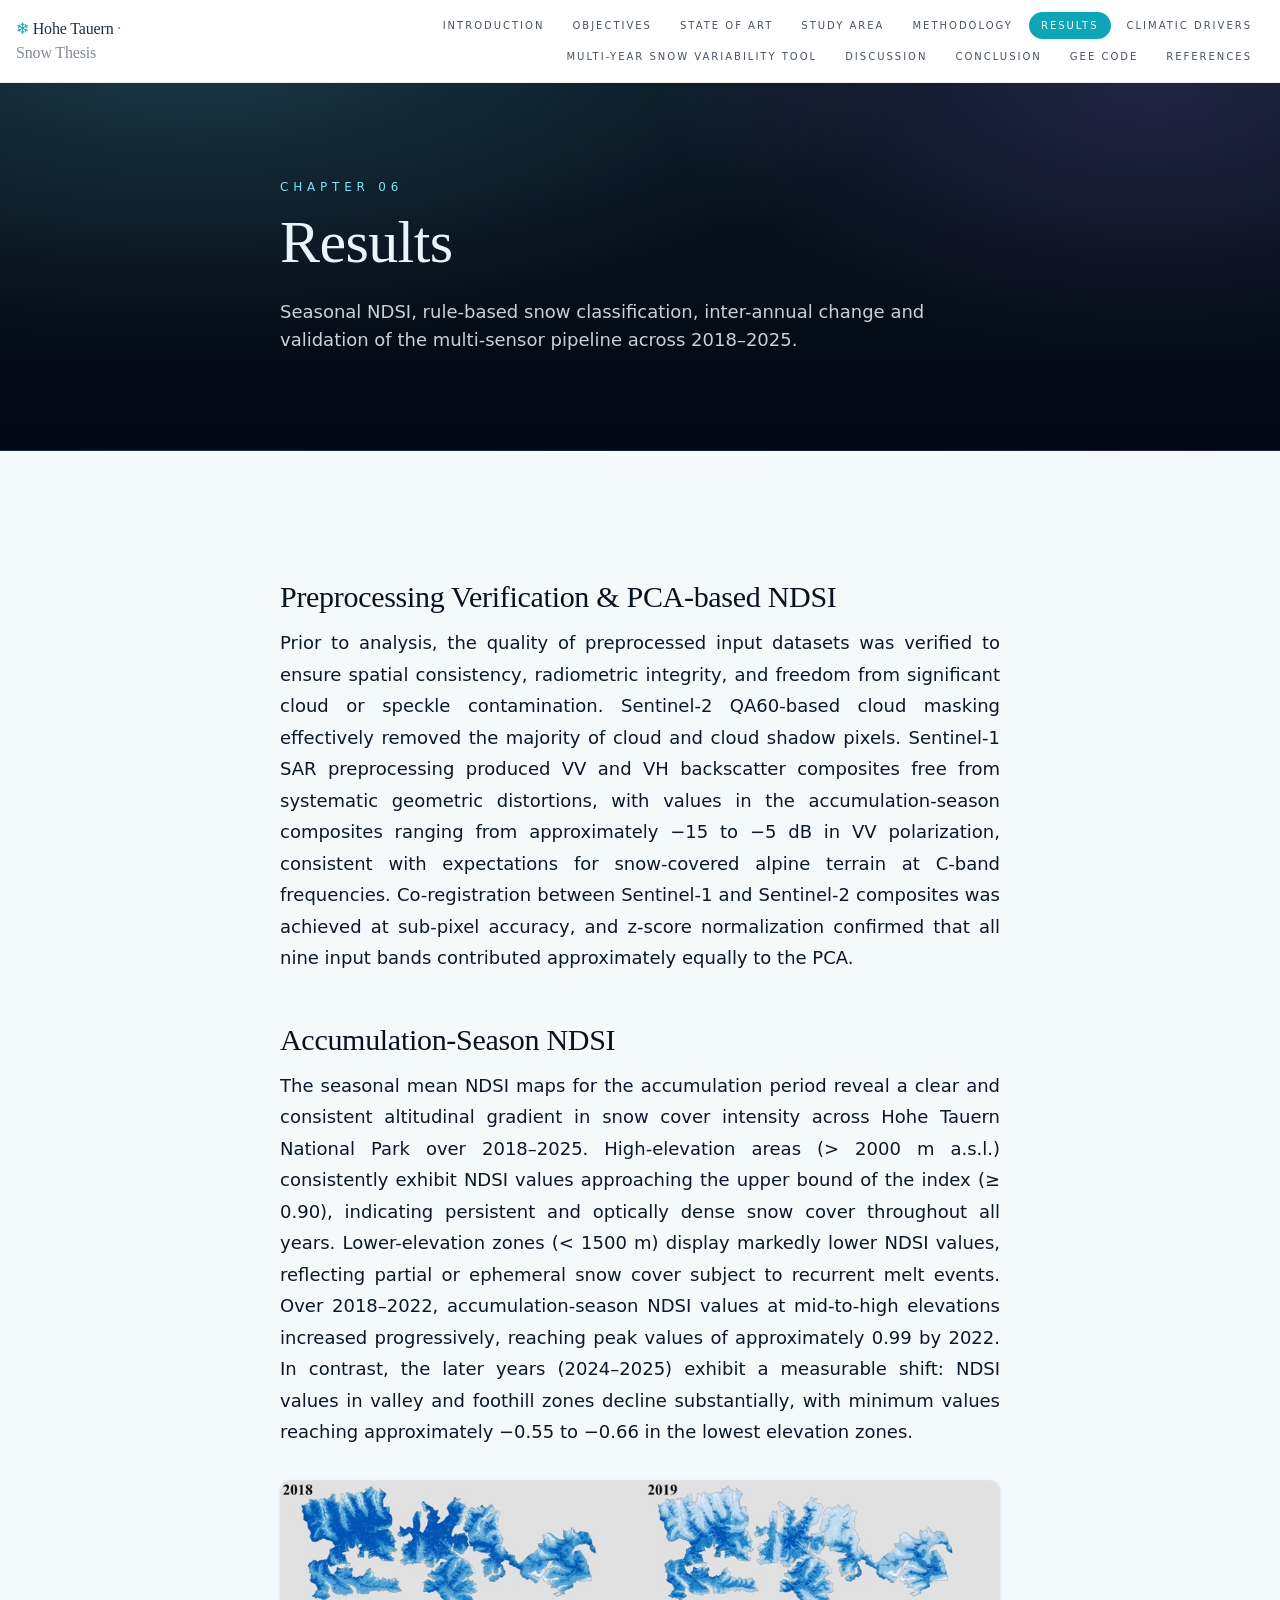
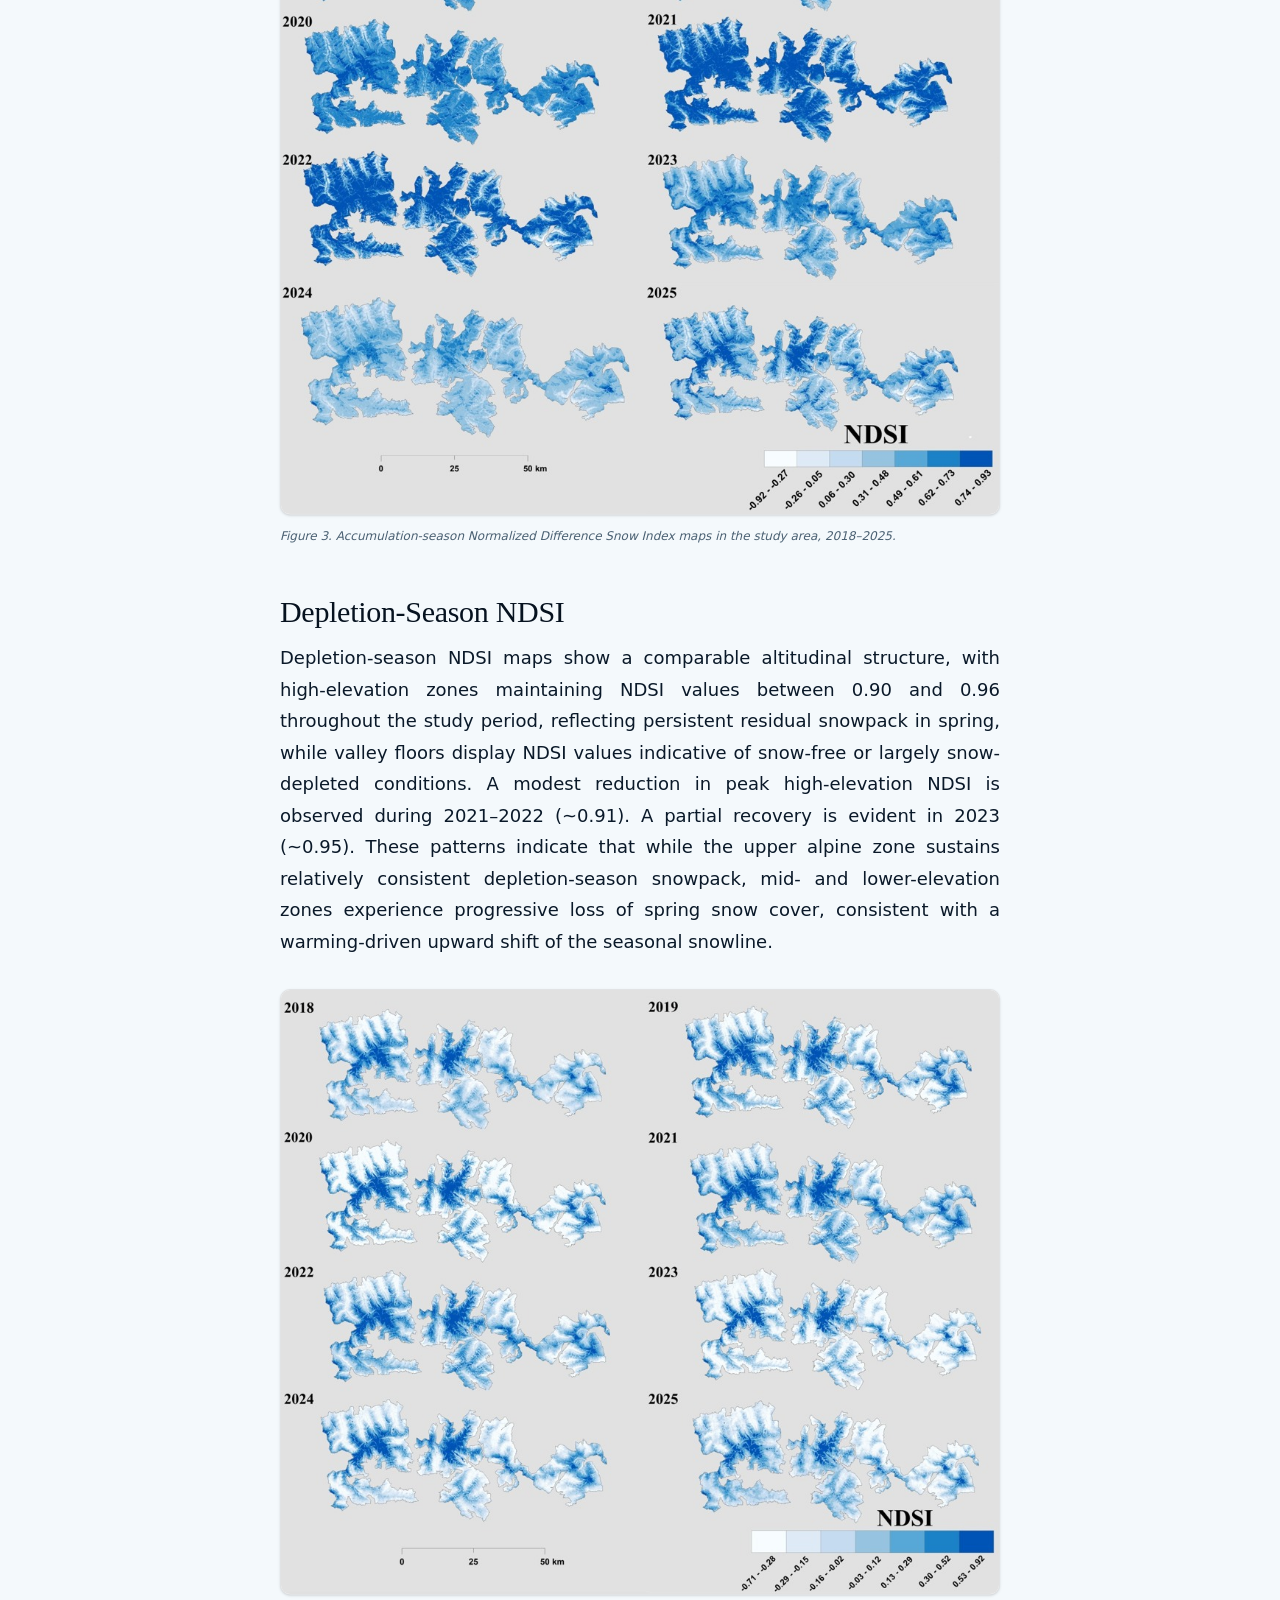
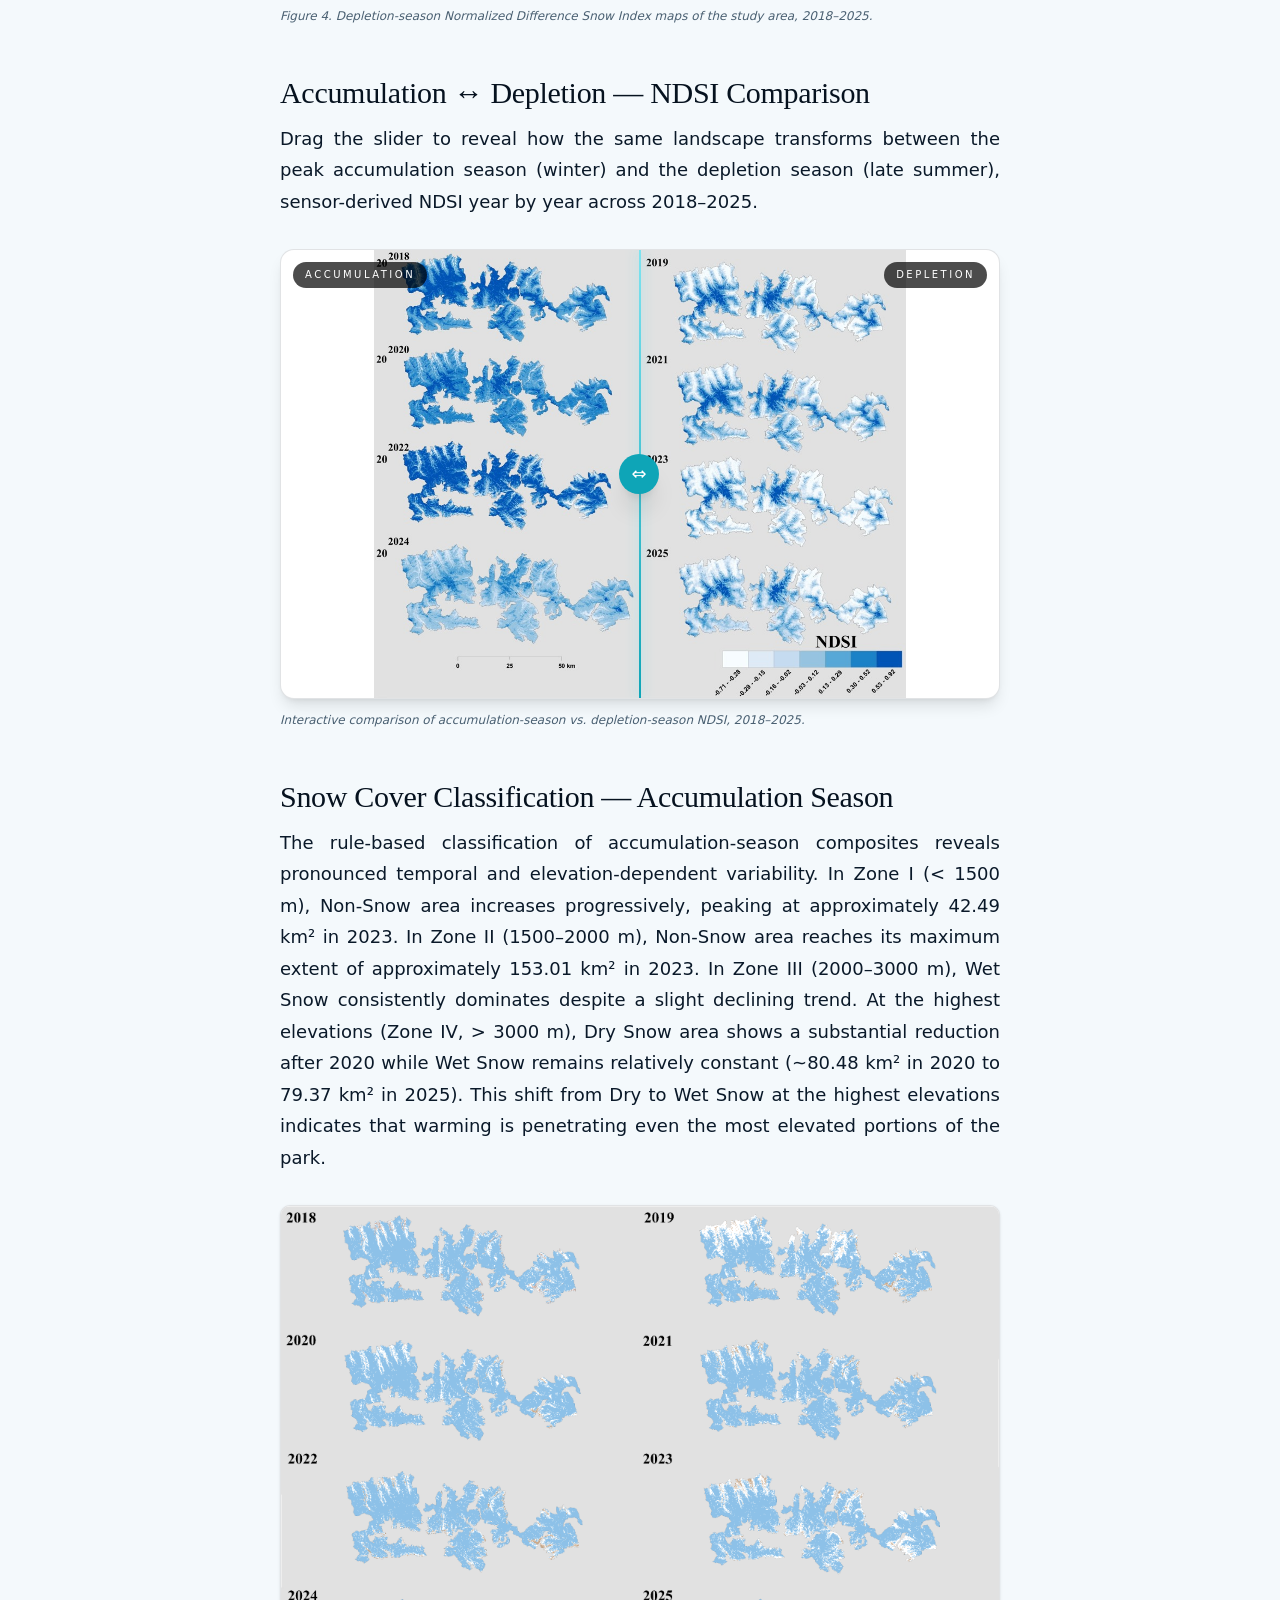
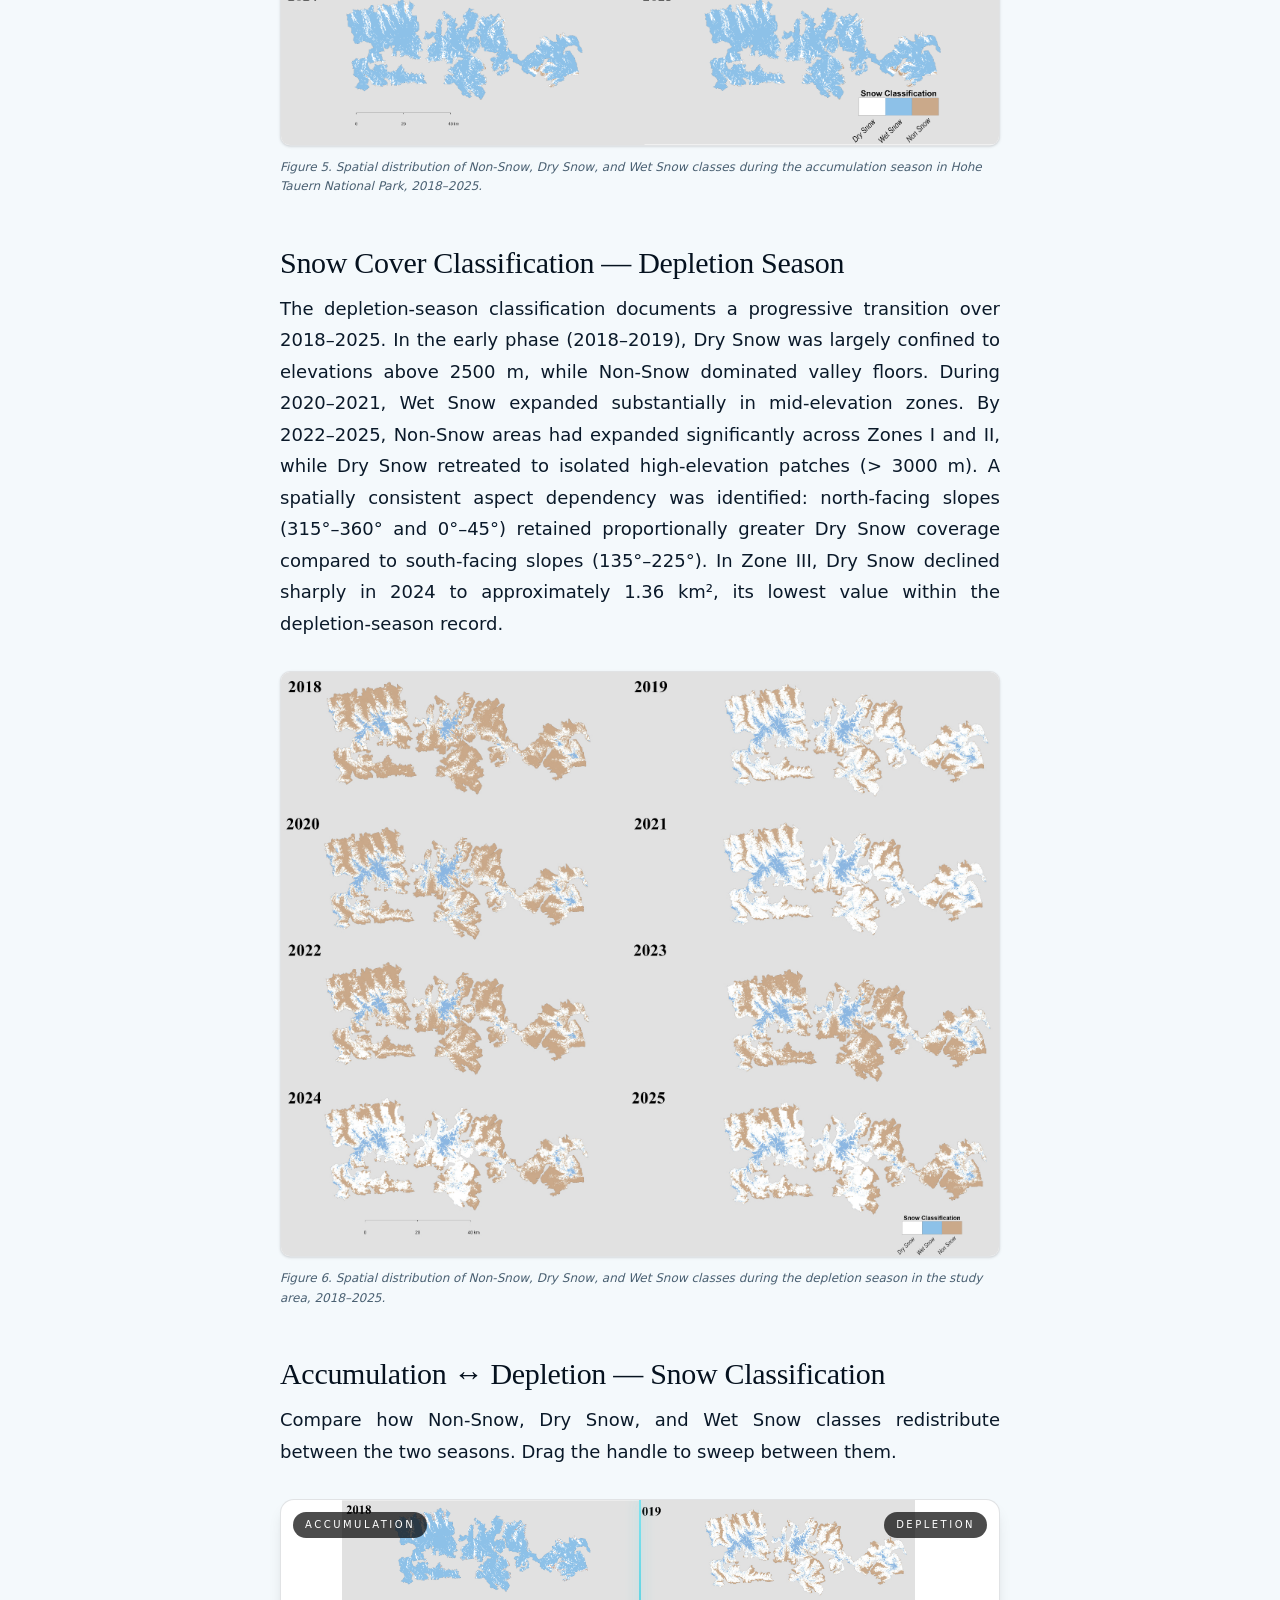
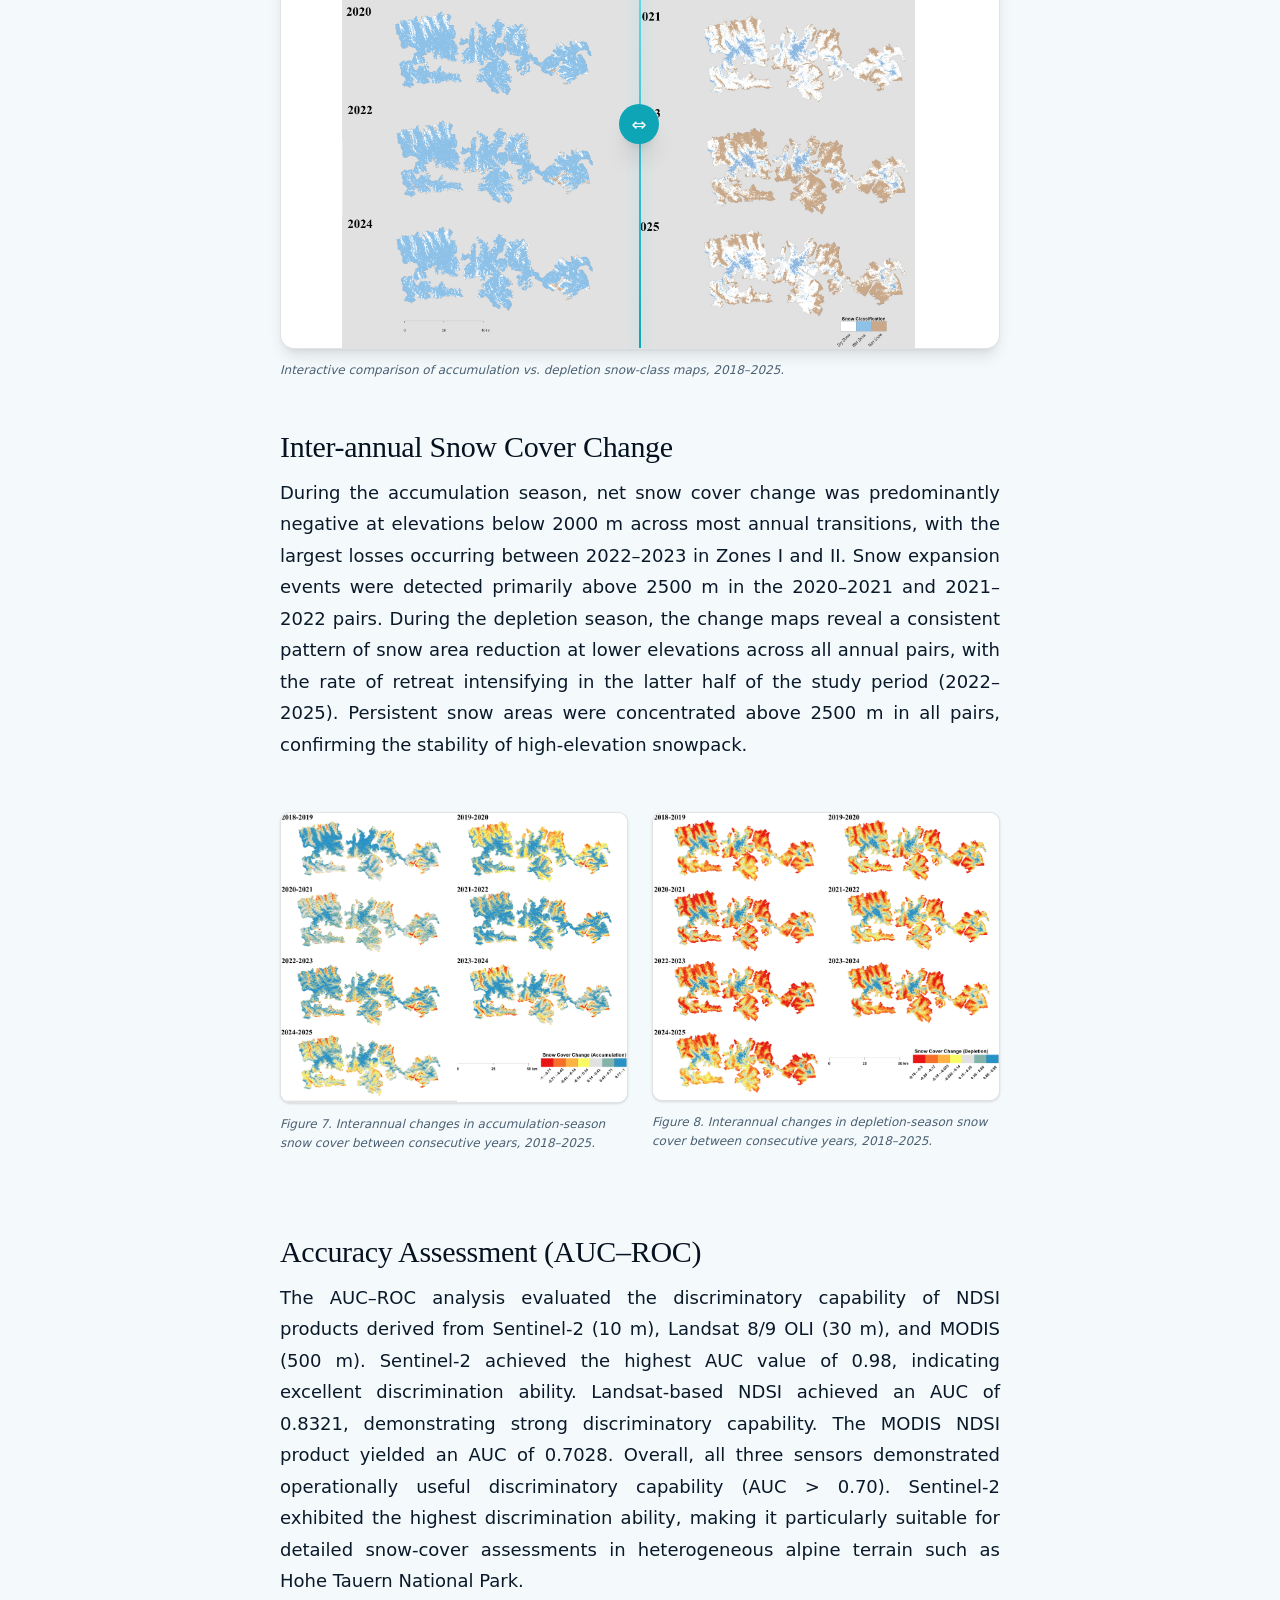
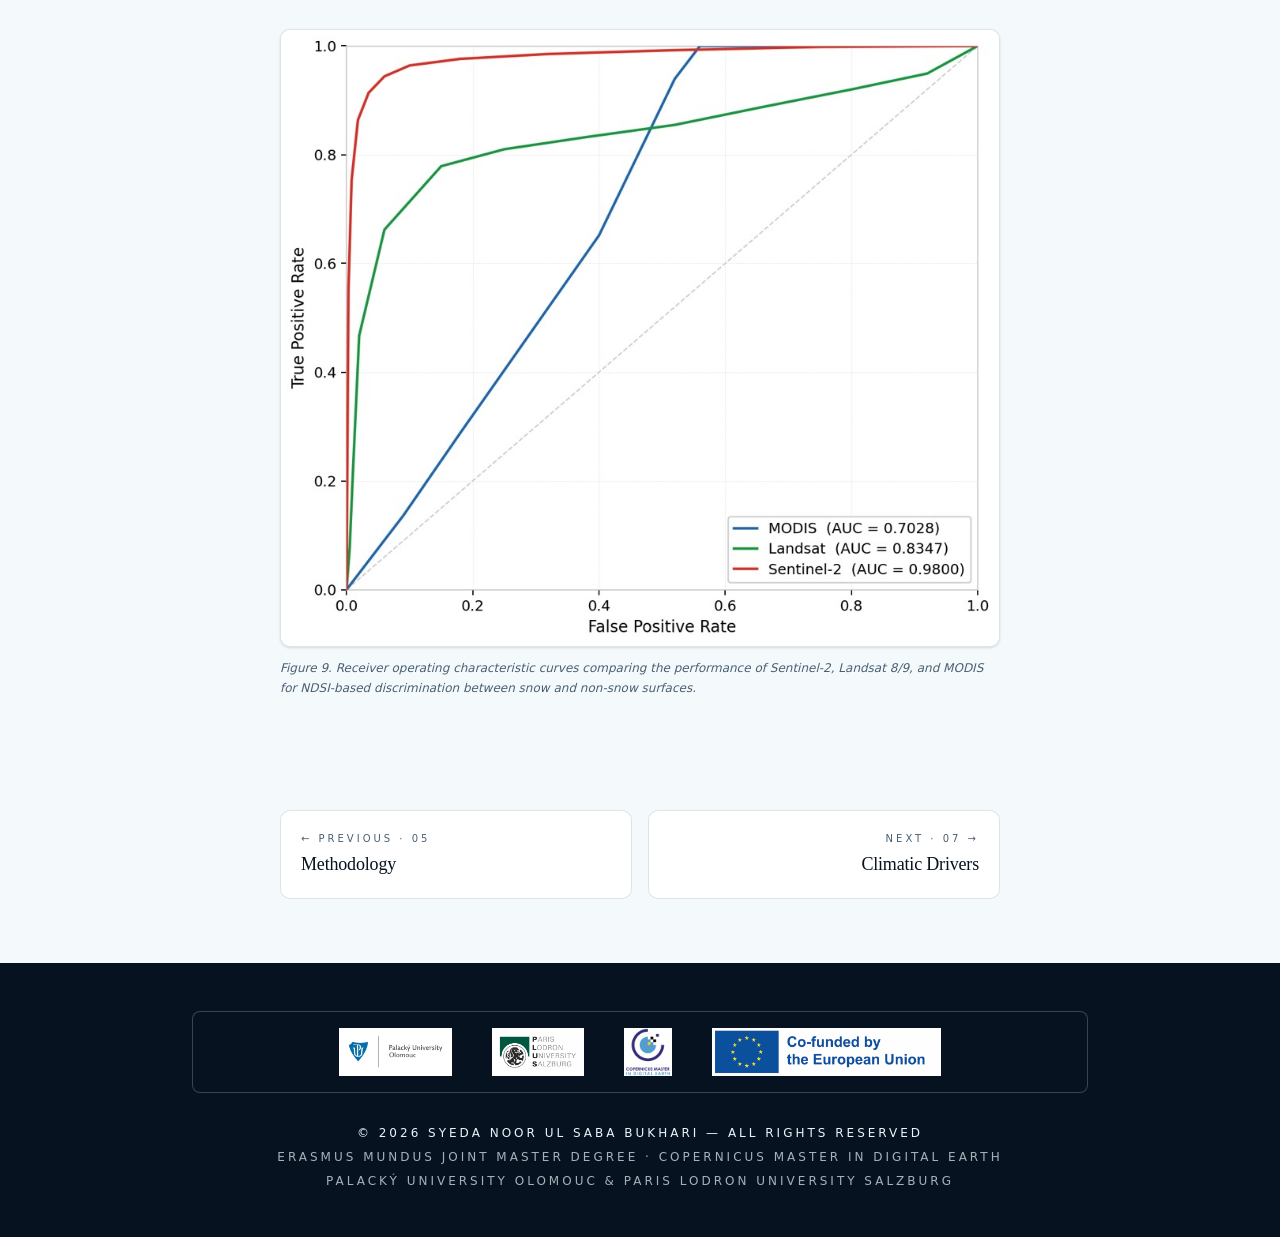
<file: results.html>
<!DOCTYPE html>
<html lang="en" data-tsd-source="/src/routes/__root.tsx:109:5"><head data-tsd-source="/src/routes/__root.tsx:110:7"><meta charset="utf-8"><meta name="viewport" content="width=device-width, initial-scale=1"><title>Results — Snow Cover Detection &amp; Classification</title><meta name="author" content="Syeda Noor ul Saba Bukhari"><meta property="og:type" content="website"><meta name="twitter:card" content="summary_large_image"><meta name="twitter:site" content="@Lovable"><meta name="description" content="Seasonal NDSI maps, dry/wet snow classification, inter-annual change and AUC-ROC accuracy assessment across Hohe Tauern, 2018–2025."><meta property="og:title" content="Results — Snow Cover Detection &amp; Classification"><meta property="og:description" content="Multi-year NDSI, snow classification and change-detection results across Hohe Tauern."><meta property="og:image" content="pics/fig_1.jpeg"><meta name="twitter:image" content="pics/fig_1.jpeg"><link rel="icon" href="pics/favicon.ico" type="image/x-icon"><link rel="preconnect" href="https://fonts.googleapis.com"><link rel="preconnect" href="https://fonts.gstatic.com" crossorigin="anonymous"><link rel="stylesheet" href="css/styles.css">
<style id="force-results-images-visible">
  /* Permanent visibility fix for Results figures/maps */
  article .thesis-prose figure,
  article .thesis-prose figure > button,
  article .thesis-prose figure img,
  article .thesis-prose > div,
  article .thesis-prose > div > figure {
    opacity: 1 !important;
    visibility: visible !important;
  }

  article .thesis-prose > div {
    transform: none !important;
  }

  article .thesis-prose figure img {
    display: block !important;
    max-width: 100%;
  }
</style>
<style id="results-slider-fix">
  [data-compare-root] {
    position: relative !important;
    overflow: hidden !important;
    touch-action: none !important;
    user-select: none !important;
  }

  [data-compare-clip] {
    pointer-events: none !important;
    height: 100% !important;
  }

  [data-compare-before] {
    pointer-events: none !important;
    height: 100% !important;
  }

  [data-compare-handle] {
    z-index: 20 !important;
    pointer-events: none !important;
  }

  [data-compare-root]::after {
    content: "";
    position: absolute;
    inset: 0;
    z-index: 10;
    cursor: ew-resize;
  }
</style>
</head><body data-tsd-source="/src/routes/__root.tsx:113:7"><div aria-hidden="true" style="position:fixed;top:0;left:0;height:3px;width:0%;background:linear-gradient(90deg, var(--color-thesis-accent-glow), var(--color-thesis-accent), var(--color-thesis-aurora));z-index:60;box-shadow:0 0 12px rgba(125,227,240,0.6);transition:width 80ms linear" data-tsd-source="/src/components/thesis/shared.tsx:43:5"></div><nav class="sticky top-0 z-40 border-b backdrop-blur-md" style="background-color:rgba(255,255,255,0.88);border-color:rgba(11,29,42,0.08);color:var(--color-thesis-ink)" data-tsd-source="/src/components/thesis/shared.tsx:123:5"><div class="mx-auto flex max-w-7xl items-center justify-between gap-4 px-4 py-3" data-tsd-source="/src/components/thesis/shared.tsx:131:7"><a data-tsd-source="/src/components/thesis/shared.tsx:132:9" href="index.html" class="font-display text-base tracking-tight"><span style="color:var(--color-thesis-accent)" data-tsd-source="/src/components/thesis/shared.tsx:133:11">❄</span> <span class="opacity-90" data-tsd-source="/src/components/thesis/shared.tsx:134:11">Hohe Tauern</span><span class="opacity-50" data-tsd-source="/src/components/thesis/shared.tsx:135:11"> · Snow Thesis</span></a><div class="hidden flex-wrap justify-end gap-1 lg:flex" data-tsd-source="/src/components/thesis/shared.tsx:137:9"><a data-tsd-source="/src/components/thesis/shared.tsx:139:13" href="introduction.html" style="opacity:0.75" class="rounded-full px-3 py-1.5 text-[10px] uppercase tracking-[0.2em] transition-opacity hover:opacity-100">Introduction</a><a data-tsd-source="/src/components/thesis/shared.tsx:139:13" href="objectives.html" style="opacity:0.75" class="rounded-full px-3 py-1.5 text-[10px] uppercase tracking-[0.2em] transition-opacity hover:opacity-100">Objectives</a><a data-tsd-source="/src/components/thesis/shared.tsx:139:13" href="state-of-art.html" style="opacity:0.75" class="rounded-full px-3 py-1.5 text-[10px] uppercase tracking-[0.2em] transition-opacity hover:opacity-100">State of Art</a><a data-tsd-source="/src/components/thesis/shared.tsx:139:13" href="study-area.html" style="opacity:0.75" class="rounded-full px-3 py-1.5 text-[10px] uppercase tracking-[0.2em] transition-opacity hover:opacity-100">Study Area</a><a data-tsd-source="/src/components/thesis/shared.tsx:139:13" href="methodology.html" style="opacity:0.75" class="rounded-full px-3 py-1.5 text-[10px] uppercase tracking-[0.2em] transition-opacity hover:opacity-100">Methodology</a><a data-tsd-source="/src/components/thesis/shared.tsx:139:13" style="opacity:1;background-color:var(--color-thesis-accent);color:#fff" href="results.html" class="rounded-full px-3 py-1.5 text-[10px] uppercase tracking-[0.2em] transition-opacity hover:opacity-100" data-status="active" aria-current="page">Results</a><a data-tsd-source="/src/components/thesis/shared.tsx:139:13" href="climate-drivers.html" style="opacity:0.75" class="rounded-full px-3 py-1.5 text-[10px] uppercase tracking-[0.2em] transition-opacity hover:opacity-100">Climatic Drivers</a><a data-tsd-source="/src/components/thesis/shared.tsx:139:13" href="year-compare.html" style="opacity:0.75" class="rounded-full px-3 py-1.5 text-[10px] uppercase tracking-[0.2em] transition-opacity hover:opacity-100">Multi-Year Snow Variability Tool</a><a data-tsd-source="/src/components/thesis/shared.tsx:139:13" href="discussion.html" style="opacity:0.75" class="rounded-full px-3 py-1.5 text-[10px] uppercase tracking-[0.2em] transition-opacity hover:opacity-100">Discussion</a><a data-tsd-source="/src/components/thesis/shared.tsx:139:13" href="conclusion.html" style="opacity:0.75" class="rounded-full px-3 py-1.5 text-[10px] uppercase tracking-[0.2em] transition-opacity hover:opacity-100">Conclusion</a><a data-tsd-source="/src/components/thesis/shared.tsx:139:13" href="gee-code.html" style="opacity:0.75" class="rounded-full px-3 py-1.5 text-[10px] uppercase tracking-[0.2em] transition-opacity hover:opacity-100">GEE Code</a><a data-tsd-source="/src/components/thesis/shared.tsx:139:13" href="references.html" style="opacity:0.75" class="rounded-full px-3 py-1.5 text-[10px] uppercase tracking-[0.2em] transition-opacity hover:opacity-100">References</a></div><details class="relative lg:hidden" data-tsd-source="/src/components/thesis/shared.tsx:156:9"><summary class="cursor-pointer list-none rounded-md border px-3 py-1.5 text-[10px] uppercase tracking-[0.2em]" style="border-color:currentColor" data-tsd-source="/src/components/thesis/shared.tsx:157:11">Menu</summary><div class="absolute right-0 top-full z-50 mt-2 flex w-56 flex-col rounded-md border bg-white p-2 shadow-xl" style="color:var(--color-thesis-ink);border-color:rgba(11,29,42,0.1)" data-tsd-source="/src/components/thesis/shared.tsx:160:11"><a data-tsd-source="/src/components/thesis/shared.tsx:165:15" href="introduction.html" class="rounded px-3 py-1.5 text-xs uppercase tracking-[0.2em] hover:bg-slate-100">Introduction</a><a data-tsd-source="/src/components/thesis/shared.tsx:165:15" href="objectives.html" class="rounded px-3 py-1.5 text-xs uppercase tracking-[0.2em] hover:bg-slate-100">Objectives</a><a data-tsd-source="/src/components/thesis/shared.tsx:165:15" href="state-of-art.html" class="rounded px-3 py-1.5 text-xs uppercase tracking-[0.2em] hover:bg-slate-100">State of Art</a><a data-tsd-source="/src/components/thesis/shared.tsx:165:15" href="study-area.html" class="rounded px-3 py-1.5 text-xs uppercase tracking-[0.2em] hover:bg-slate-100">Study Area</a><a data-tsd-source="/src/components/thesis/shared.tsx:165:15" href="methodology.html" class="rounded px-3 py-1.5 text-xs uppercase tracking-[0.2em] hover:bg-slate-100">Methodology</a><a data-tsd-source="/src/components/thesis/shared.tsx:165:15" class="rounded px-3 py-1.5 text-xs uppercase tracking-[0.2em] hover:bg-slate-100 active" href="results.html" data-status="active" aria-current="page">Results</a><a data-tsd-source="/src/components/thesis/shared.tsx:165:15" href="climate-drivers.html" class="rounded px-3 py-1.5 text-xs uppercase tracking-[0.2em] hover:bg-slate-100">Climatic Drivers</a><a data-tsd-source="/src/components/thesis/shared.tsx:165:15" href="year-compare.html" class="rounded px-3 py-1.5 text-xs uppercase tracking-[0.2em] hover:bg-slate-100">Multi-Year Snow Variability Tool</a><a data-tsd-source="/src/components/thesis/shared.tsx:165:15" href="discussion.html" class="rounded px-3 py-1.5 text-xs uppercase tracking-[0.2em] hover:bg-slate-100">Discussion</a><a data-tsd-source="/src/components/thesis/shared.tsx:165:15" href="conclusion.html" class="rounded px-3 py-1.5 text-xs uppercase tracking-[0.2em] hover:bg-slate-100">Conclusion</a><a data-tsd-source="/src/components/thesis/shared.tsx:165:15" href="gee-code.html" class="rounded px-3 py-1.5 text-xs uppercase tracking-[0.2em] hover:bg-slate-100">GEE Code</a><a data-tsd-source="/src/components/thesis/shared.tsx:165:15" href="references.html" class="rounded px-3 py-1.5 text-xs uppercase tracking-[0.2em] hover:bg-slate-100">References</a></div></details></div></nav><!--$--><div style="background-color:var(--color-thesis-light);color:var(--color-thesis-ink)" data-tsd-source="/src/components/thesis/shared.tsx:188:5"><header class="thesis-aurora border-b" style="border-color:rgba(11,29,42,0.08);color:var(--color-thesis-ice)" data-tsd-source="/src/components/thesis/shared.tsx:189:7"><div aria-hidden="true" class="thesis-snow" data-tsd-source="/src/components/thesis/shared.tsx:99:5"><span class="thesis-snow-flake" style="left:0%;animation-delay:0s;animation-duration:9s;font-size:8px;opacity:0.35" data-tsd-source="/src/components/thesis/shared.tsx:101:9">❄</span><span class="thesis-snow-flake" style="left:4.17%;animation-delay:-1.6s;animation-duration:10s;font-size:11px;opacity:0.5" data-tsd-source="/src/components/thesis/shared.tsx:101:9">❄</span><span class="thesis-snow-flake" style="left:8.34%;animation-delay:-3.2s;animation-duration:11s;font-size:14px;opacity:0.6499999999999999" data-tsd-source="/src/components/thesis/shared.tsx:101:9">❄</span><span class="thesis-snow-flake" style="left:12.51%;animation-delay:-4.800000000000001s;animation-duration:12s;font-size:17px;opacity:0.7999999999999999" data-tsd-source="/src/components/thesis/shared.tsx:101:9">❄</span><span class="thesis-snow-flake" style="left:16.68%;animation-delay:-6.4s;animation-duration:13s;font-size:20px;opacity:0.35" data-tsd-source="/src/components/thesis/shared.tsx:101:9">❄</span><span class="thesis-snow-flake" style="left:20.85%;animation-delay:-8s;animation-duration:14s;font-size:8px;opacity:0.5" data-tsd-source="/src/components/thesis/shared.tsx:101:9">❄</span><span class="thesis-snow-flake" style="left:25.02%;animation-delay:-9.600000000000001s;animation-duration:9s;font-size:11px;opacity:0.6499999999999999" data-tsd-source="/src/components/thesis/shared.tsx:101:9">❄</span><span class="thesis-snow-flake" style="left:29.189999999999998%;animation-delay:-11.200000000000001s;animation-duration:10s;font-size:14px;opacity:0.7999999999999999" data-tsd-source="/src/components/thesis/shared.tsx:101:9">❄</span><span class="thesis-snow-flake" style="left:33.36%;animation-delay:0s;animation-duration:11s;font-size:17px;opacity:0.35" data-tsd-source="/src/components/thesis/shared.tsx:101:9">❄</span><span class="thesis-snow-flake" style="left:37.53%;animation-delay:-1.6s;animation-duration:12s;font-size:20px;opacity:0.5" data-tsd-source="/src/components/thesis/shared.tsx:101:9">❄</span><span class="thesis-snow-flake" style="left:41.7%;animation-delay:-3.2s;animation-duration:13s;font-size:8px;opacity:0.6499999999999999" data-tsd-source="/src/components/thesis/shared.tsx:101:9">❄</span><span class="thesis-snow-flake" style="left:45.87%;animation-delay:-4.800000000000001s;animation-duration:14s;font-size:11px;opacity:0.7999999999999999" data-tsd-source="/src/components/thesis/shared.tsx:101:9">❄</span><span class="thesis-snow-flake" style="left:50.04%;animation-delay:-6.4s;animation-duration:9s;font-size:14px;opacity:0.35" data-tsd-source="/src/components/thesis/shared.tsx:101:9">❄</span><span class="thesis-snow-flake" style="left:54.21%;animation-delay:-8s;animation-duration:10s;font-size:17px;opacity:0.5" data-tsd-source="/src/components/thesis/shared.tsx:101:9">❄</span><span class="thesis-snow-flake" style="left:58.379999999999995%;animation-delay:-9.600000000000001s;animation-duration:11s;font-size:20px;opacity:0.6499999999999999" data-tsd-source="/src/components/thesis/shared.tsx:101:9">❄</span><span class="thesis-snow-flake" style="left:62.55%;animation-delay:-11.200000000000001s;animation-duration:12s;font-size:8px;opacity:0.7999999999999999" data-tsd-source="/src/components/thesis/shared.tsx:101:9">❄</span><span class="thesis-snow-flake" style="left:66.72%;animation-delay:0s;animation-duration:13s;font-size:11px;opacity:0.35" data-tsd-source="/src/components/thesis/shared.tsx:101:9">❄</span><span class="thesis-snow-flake" style="left:70.89%;animation-delay:-1.6s;animation-duration:14s;font-size:14px;opacity:0.5" data-tsd-source="/src/components/thesis/shared.tsx:101:9">❄</span><span class="thesis-snow-flake" style="left:75.06%;animation-delay:-3.2s;animation-duration:9s;font-size:17px;opacity:0.6499999999999999" data-tsd-source="/src/components/thesis/shared.tsx:101:9">❄</span><span class="thesis-snow-flake" style="left:79.23%;animation-delay:-4.800000000000001s;animation-duration:10s;font-size:20px;opacity:0.7999999999999999" data-tsd-source="/src/components/thesis/shared.tsx:101:9">❄</span><span class="thesis-snow-flake" style="left:83.4%;animation-delay:-6.4s;animation-duration:11s;font-size:8px;opacity:0.35" data-tsd-source="/src/components/thesis/shared.tsx:101:9">❄</span><span class="thesis-snow-flake" style="left:87.57%;animation-delay:-8s;animation-duration:12s;font-size:11px;opacity:0.5" data-tsd-source="/src/components/thesis/shared.tsx:101:9">❄</span><span class="thesis-snow-flake" style="left:91.74%;animation-delay:-9.600000000000001s;animation-duration:13s;font-size:14px;opacity:0.6499999999999999" data-tsd-source="/src/components/thesis/shared.tsx:101:9">❄</span><span class="thesis-snow-flake" style="left:95.91%;animation-delay:-11.200000000000001s;animation-duration:14s;font-size:17px;opacity:0.7999999999999999" data-tsd-source="/src/components/thesis/shared.tsx:101:9">❄</span></div><div class="mx-auto max-w-3xl px-6 py-16 md:py-24" data-tsd-source="/src/components/thesis/shared.tsx:194:9"><p class="text-xs uppercase tracking-[0.4em]" style="color:var(--color-thesis-accent-glow)" data-tsd-source="/src/components/thesis/shared.tsx:196:13">Chapter <!-- -->06</p><h1 class="font-display mt-4 text-4xl leading-[1.05] md:text-6xl" data-tsd-source="/src/components/thesis/shared.tsx:204:11">Results</h1><p class="mt-6 max-w-2xl text-base opacity-85 md:text-lg" data-tsd-source="/src/components/thesis/shared.tsx:206:13">Seasonal NDSI, rule-based snow classification, inter-annual change and validation of the multi-sensor pipeline across 2018–2025.</p></div></header><article class="mx-auto max-w-3xl px-6 py-16 md:py-20" data-tsd-source="/src/components/thesis/shared.tsx:210:7"><div class="thesis-prose space-y-5 text-base leading-[1.75] md:text-lg" data-tsd-source="/src/components/thesis/shared.tsx:211:9"><h2 class="font-display mt-12 mb-3 text-2xl md:text-3xl" style="color:var(--color-thesis-bg)" data-tsd-source="/src/components/thesis/shared.tsx:221:5">Preprocessing Verification &amp; PCA-based NDSI</h2><p data-tsd-source="/src/routes/results.tsx:25:7">Prior to analysis, the quality of preprocessed input datasets was verified to ensure spatial consistency, radiometric integrity, and freedom from significant cloud or speckle contamination. Sentinel-2 QA60-based cloud masking effectively removed the majority of cloud and cloud shadow pixels. Sentinel-1 SAR preprocessing produced VV and VH backscatter composites free from systematic geometric distortions, with values in the accumulation-season composites ranging from approximately −15 to −5 dB in VV polarization, consistent with expectations for snow-covered alpine terrain at C-band frequencies. Co-registration between Sentinel-1 and Sentinel-2 composites was achieved at sub-pixel accuracy, and z-score normalization confirmed that all nine input bands contributed approximately equally to the PCA.</p><h2 class="font-display mt-12 mb-3 text-2xl md:text-3xl" style="color:var(--color-thesis-bg)" data-tsd-source="/src/components/thesis/shared.tsx:221:5">Accumulation-Season NDSI</h2><p data-tsd-source="/src/routes/results.tsx:27:7">The seasonal mean NDSI maps for the accumulation period reveal a clear and consistent altitudinal gradient in snow cover intensity across Hohe Tauern National Park over 2018–2025. High-elevation areas (&gt; 2000 m a.s.l.) consistently exhibit NDSI values approaching the upper bound of the index (≥ 0.90), indicating persistent and optically dense snow cover throughout all years. Lower-elevation zones (&lt; 1500 m) display markedly lower NDSI values, reflecting partial or ephemeral snow cover subject to recurrent melt events. Over 2018–2022, accumulation-season NDSI values at mid-to-high elevations increased progressively, reaching peak values of approximately 0.99 by 2022. In contrast, the later years (2024–2025) exhibit a measurable shift: NDSI values in valley and foothill zones decline substantially, with minimum values reaching approximately −0.55 to −0.66 in the lowest elevation zones.</p><div style="opacity:1 !important; transform:none !important; visibility:visible !important;" data-tsd-source="/src/components/thesis/shared.tsx:82:5"><figure class="col-span-full my-8" data-tsd-source="/src/components/thesis/shared.tsx:240:7"><button type="button" class="group relative block w-full cursor-zoom-in overflow-hidden rounded-lg border bg-white shadow-sm" style="border-color:rgba(11,29,42,0.12)" aria-label="Open zoomable preview" data-tsd-source="/src/components/thesis/shared.tsx:241:9"><img src="pics/fig_1.jpeg" alt="Figure 3. Accumulation-season Normalized Difference Snow Index maps in the study area, 2018–2025." loading="eager" decoding="async" fetchpriority="high" class="w-full object-contain transition-transform duration-500 group-hover:scale-[1.02]" data-tsd-source="/src/components/thesis/shared.tsx:251:11"><span class="pointer-events-none absolute right-2 top-2 rounded-full bg-black/60 px-2 py-1 text-[10px] font-semibold uppercase tracking-wider text-white opacity-0 transition-opacity group-hover:opacity-100" data-tsd-source="/src/components/thesis/shared.tsx:260:11">⤢ Click to zoom</span></button><figcaption class="mt-3 text-xs italic leading-relaxed" style="color:var(--color-thesis-muted)" data-tsd-source="/src/components/thesis/shared.tsx:264:9">Figure 3. Accumulation-season Normalized Difference Snow Index maps in the study area, 2018–2025.</figcaption></figure></div><h2 class="font-display mt-12 mb-3 text-2xl md:text-3xl" style="color:var(--color-thesis-bg)" data-tsd-source="/src/components/thesis/shared.tsx:221:5">Depletion-Season NDSI</h2><p data-tsd-source="/src/routes/results.tsx:30:7">Depletion-season NDSI maps show a comparable altitudinal structure, with high-elevation zones maintaining NDSI values between 0.90 and 0.96 throughout the study period, reflecting persistent residual snowpack in spring, while valley floors display NDSI values indicative of snow-free or largely snow-depleted conditions. A modest reduction in peak high-elevation NDSI is observed during 2021–2022 (~0.91). A partial recovery is evident in 2023 (~0.95). These patterns indicate that while the upper alpine zone sustains relatively consistent depletion-season snowpack, mid- and lower-elevation zones experience progressive loss of spring snow cover, consistent with a warming-driven upward shift of the seasonal snowline.</p><div style="opacity:1 !important; transform:none !important; visibility:visible !important;" data-tsd-source="/src/components/thesis/shared.tsx:82:5"><figure class="col-span-full my-8" data-tsd-source="/src/components/thesis/shared.tsx:240:7"><button type="button" class="group relative block w-full cursor-zoom-in overflow-hidden rounded-lg border bg-white shadow-sm" style="border-color:rgba(11,29,42,0.12)" aria-label="Open zoomable preview" data-tsd-source="/src/components/thesis/shared.tsx:241:9"><img src="pics/fig_2.jpeg" alt="Figure 4. Depletion-season Normalized Difference Snow Index maps of the study area, 2018–2025." loading="eager" decoding="async" fetchpriority="high" class="w-full object-contain transition-transform duration-500 group-hover:scale-[1.02]" data-tsd-source="/src/components/thesis/shared.tsx:251:11"><span class="pointer-events-none absolute right-2 top-2 rounded-full bg-black/60 px-2 py-1 text-[10px] font-semibold uppercase tracking-wider text-white opacity-0 transition-opacity group-hover:opacity-100" data-tsd-source="/src/components/thesis/shared.tsx:260:11">⤢ Click to zoom</span></button><figcaption class="mt-3 text-xs italic leading-relaxed" style="color:var(--color-thesis-muted)" data-tsd-source="/src/components/thesis/shared.tsx:264:9">Figure 4. Depletion-season Normalized Difference Snow Index maps of the study area, 2018–2025.</figcaption></figure></div><h2 class="font-display mt-12 mb-3 text-2xl md:text-3xl" style="color:var(--color-thesis-bg)" data-tsd-source="/src/components/thesis/shared.tsx:221:5">Accumulation ↔ Depletion — NDSI Comparison</h2><p data-tsd-source="/src/routes/results.tsx:33:7">Drag the slider to reveal how the same landscape transforms between the peak accumulation season (winter) and the depletion season (late summer), sensor-derived NDSI year by year across 2018–2025.</p><div style="opacity:1 !important; transform:none !important; visibility:visible !important;" data-tsd-source="/src/components/thesis/shared.tsx:82:5"><figure class="my-8" data-tsd-source="/src/components/thesis/shared.tsx:378:7"><div data-compare-root="" class="relative w-full overflow-hidden rounded-xl border bg-white shadow-lg select-none" style="border-color:rgba(11,29,42,0.12);aspect-ratio:16 / 10;cursor:ew-resize" data-tsd-source="/src/components/thesis/shared.tsx:379:9"><img data-compare-after="" src="pics/fig_2.jpeg" alt="Depletion" class="absolute inset-0 h-full w-full object-contain" draggable="false" data-tsd-source="/src/components/thesis/shared.tsx:393:11"><div data-compare-clip="" class="absolute inset-0 overflow-hidden" style="width:50%" data-tsd-source="/src/components/thesis/shared.tsx:394:11"><img data-compare-before="" src="pics/fig_1.jpeg" alt="Accumulation" class="absolute inset-0 h-full object-contain" style="width:200%;max-width:none" draggable="false" data-tsd-source="/src/components/thesis/shared.tsx:399:13"></div><span data-compare-before-label="" class="absolute top-3 left-3 rounded-full bg-black/70 px-3 py-1 text-[10px] uppercase tracking-[0.25em] text-white" data-tsd-source="/src/components/thesis/shared.tsx:408:11">Accumulation</span><span data-compare-after-label="" class="absolute top-3 right-3 rounded-full bg-black/70 px-3 py-1 text-[10px] uppercase tracking-[0.25em] text-white" data-tsd-source="/src/components/thesis/shared.tsx:414:11">Depletion</span><div data-compare-handle="" class="absolute top-0 bottom-0" style="left:50%;width:2px;background:linear-gradient(180deg, var(--color-thesis-accent-glow), var(--color-thesis-accent));box-shadow:0 0 12px rgba(125,227,240,0.9);transform:translateX(-50%)" data-tsd-source="/src/components/thesis/shared.tsx:420:11"><div class="absolute top-1/2 flex h-10 w-10 -translate-x-1/2 -translate-y-1/2 items-center justify-center rounded-full text-white shadow-xl" style="background-color:var(--color-thesis-accent)" data-tsd-source="/src/components/thesis/shared.tsx:431:13">⇔</div></div></div><figcaption data-compare-caption="" class="mt-3 text-xs italic leading-relaxed" style="color:var(--color-thesis-muted)" data-tsd-source="/src/components/thesis/shared.tsx:440:11">Interactive comparison of accumulation-season vs. depletion-season NDSI, 2018–2025.</figcaption></figure></div><h2 class="font-display mt-12 mb-3 text-2xl md:text-3xl" style="color:var(--color-thesis-bg)" data-tsd-source="/src/components/thesis/shared.tsx:221:5">Snow Cover Classification — Accumulation Season</h2><p data-tsd-source="/src/routes/results.tsx:42:7">The rule-based classification of accumulation-season composites reveals pronounced temporal and elevation-dependent variability. In Zone I (&lt; 1500 m), Non-Snow area increases progressively, peaking at approximately 42.49 km² in 2023. In Zone II (1500–2000 m), Non-Snow area reaches its maximum extent of approximately 153.01 km² in 2023. In Zone III (2000–3000 m), Wet Snow consistently dominates despite a slight declining trend. At the highest elevations (Zone IV, &gt; 3000 m), Dry Snow area shows a substantial reduction after 2020 while Wet Snow remains relatively constant (~80.48 km² in 2020 to 79.37 km² in 2025). This shift from Dry to Wet Snow at the highest elevations indicates that warming is penetrating even the most elevated portions of the park.</p><div style="opacity:1 !important; transform:none !important; visibility:visible !important;" data-tsd-source="/src/components/thesis/shared.tsx:82:5"><figure class="col-span-full my-8" data-tsd-source="/src/components/thesis/shared.tsx:240:7"><button type="button" class="group relative block w-full cursor-zoom-in overflow-hidden rounded-lg border bg-white shadow-sm" style="border-color:rgba(11,29,42,0.12)" aria-label="Open zoomable preview" data-tsd-source="/src/components/thesis/shared.tsx:241:9"><img src="pics/snow_class_accum_hr.jpg" alt="Figure 5. Spatial distribution of Non-Snow, Dry Snow, and Wet Snow classes during the accumulation season in Hohe Tauern National Park, 2018–2025." loading="eager" decoding="async" fetchpriority="high" class="w-full object-contain transition-transform duration-500 group-hover:scale-[1.02]" data-tsd-source="/src/components/thesis/shared.tsx:251:11"><span class="pointer-events-none absolute right-2 top-2 rounded-full bg-black/60 px-2 py-1 text-[10px] font-semibold uppercase tracking-wider text-white opacity-0 transition-opacity group-hover:opacity-100" data-tsd-source="/src/components/thesis/shared.tsx:260:11">⤢ Click to zoom</span></button><figcaption class="mt-3 text-xs italic leading-relaxed" style="color:var(--color-thesis-muted)" data-tsd-source="/src/components/thesis/shared.tsx:264:9">Figure 5. Spatial distribution of Non-Snow, Dry Snow, and Wet Snow classes during the accumulation season in Hohe Tauern National Park, 2018–2025.</figcaption></figure></div><h2 class="font-display mt-12 mb-3 text-2xl md:text-3xl" style="color:var(--color-thesis-bg)" data-tsd-source="/src/components/thesis/shared.tsx:221:5">Snow Cover Classification — Depletion Season</h2><p data-tsd-source="/src/routes/results.tsx:45:7">The depletion-season classification documents a progressive transition over 2018–2025. In the early phase (2018–2019), Dry Snow was largely confined to elevations above 2500 m, while Non-Snow dominated valley floors. During 2020–2021, Wet Snow expanded substantially in mid-elevation zones. By 2022–2025, Non-Snow areas had expanded significantly across Zones I and II, while Dry Snow retreated to isolated high-elevation patches (&gt; 3000 m). A spatially consistent aspect dependency was identified: north-facing slopes (315°–360° and 0°–45°) retained proportionally greater Dry Snow coverage compared to south-facing slopes (135°–225°). In Zone III, Dry Snow declined sharply in 2024 to approximately 1.36 km², its lowest value within the depletion-season record.</p><div style="opacity:1 !important; transform:none !important; visibility:visible !important;" data-tsd-source="/src/components/thesis/shared.tsx:82:5"><figure class="col-span-full my-8" data-tsd-source="/src/components/thesis/shared.tsx:240:7"><button type="button" class="group relative block w-full cursor-zoom-in overflow-hidden rounded-lg border bg-white shadow-sm" style="border-color:rgba(11,29,42,0.12)" aria-label="Open zoomable preview" data-tsd-source="/src/components/thesis/shared.tsx:241:9"><img src="pics/snow_class_deple_hr.jpg" alt="Figure 6. Spatial distribution of Non-Snow, Dry Snow, and Wet Snow classes during the depletion season in the study area, 2018–2025." loading="eager" decoding="async" fetchpriority="high" class="w-full object-contain transition-transform duration-500 group-hover:scale-[1.02]" data-tsd-source="/src/components/thesis/shared.tsx:251:11"><span class="pointer-events-none absolute right-2 top-2 rounded-full bg-black/60 px-2 py-1 text-[10px] font-semibold uppercase tracking-wider text-white opacity-0 transition-opacity group-hover:opacity-100" data-tsd-source="/src/components/thesis/shared.tsx:260:11">⤢ Click to zoom</span></button><figcaption class="mt-3 text-xs italic leading-relaxed" style="color:var(--color-thesis-muted)" data-tsd-source="/src/components/thesis/shared.tsx:264:9">Figure 6. Spatial distribution of Non-Snow, Dry Snow, and Wet Snow classes during the depletion season in the study area, 2018–2025.</figcaption></figure></div><h2 class="font-display mt-12 mb-3 text-2xl md:text-3xl" style="color:var(--color-thesis-bg)" data-tsd-source="/src/components/thesis/shared.tsx:221:5">Accumulation ↔ Depletion — Snow Classification</h2><p data-tsd-source="/src/routes/results.tsx:48:7">Compare how Non-Snow, Dry Snow, and Wet Snow classes redistribute between the two seasons. Drag the handle to sweep between them.</p><div style="opacity:1 !important; transform:none !important; visibility:visible !important;" data-tsd-source="/src/components/thesis/shared.tsx:82:5"><figure class="my-8" data-tsd-source="/src/components/thesis/shared.tsx:378:7"><div data-compare-root="" class="relative w-full overflow-hidden rounded-xl border bg-white shadow-lg select-none" style="border-color:rgba(11,29,42,0.12);aspect-ratio:16 / 10;cursor:ew-resize" data-tsd-source="/src/components/thesis/shared.tsx:379:9"><img data-compare-after="" src="pics/snow_class_deple_hr.jpg" alt="Depletion" class="absolute inset-0 h-full w-full object-contain" draggable="false" data-tsd-source="/src/components/thesis/shared.tsx:393:11"><div data-compare-clip="" class="absolute inset-0 overflow-hidden" style="width:50%" data-tsd-source="/src/components/thesis/shared.tsx:394:11"><img data-compare-before="" src="pics/snow_class_accum_hr.jpg" alt="Accumulation" class="absolute inset-0 h-full object-contain" style="width:200%;max-width:none" draggable="false" data-tsd-source="/src/components/thesis/shared.tsx:399:13"></div><span data-compare-before-label="" class="absolute top-3 left-3 rounded-full bg-black/70 px-3 py-1 text-[10px] uppercase tracking-[0.25em] text-white" data-tsd-source="/src/components/thesis/shared.tsx:408:11">Accumulation</span><span data-compare-after-label="" class="absolute top-3 right-3 rounded-full bg-black/70 px-3 py-1 text-[10px] uppercase tracking-[0.25em] text-white" data-tsd-source="/src/components/thesis/shared.tsx:414:11">Depletion</span><div data-compare-handle="" class="absolute top-0 bottom-0" style="left:50%;width:2px;background:linear-gradient(180deg, var(--color-thesis-accent-glow), var(--color-thesis-accent));box-shadow:0 0 12px rgba(125,227,240,0.9);transform:translateX(-50%)" data-tsd-source="/src/components/thesis/shared.tsx:420:11"><div class="absolute top-1/2 flex h-10 w-10 -translate-x-1/2 -translate-y-1/2 items-center justify-center rounded-full text-white shadow-xl" style="background-color:var(--color-thesis-accent)" data-tsd-source="/src/components/thesis/shared.tsx:431:13">⇔</div></div></div><figcaption data-compare-caption="" class="mt-3 text-xs italic leading-relaxed" style="color:var(--color-thesis-muted)" data-tsd-source="/src/components/thesis/shared.tsx:440:11">Interactive comparison of accumulation vs. depletion snow-class maps, 2018–2025.</figcaption></figure></div><h2 class="font-display mt-12 mb-3 text-2xl md:text-3xl" style="color:var(--color-thesis-bg)" data-tsd-source="/src/components/thesis/shared.tsx:221:5">Inter-annual Snow Cover Change</h2><p data-tsd-source="/src/routes/results.tsx:57:7">During the accumulation season, net snow cover change was predominantly negative at elevations below 2000 m across most annual transitions, with the largest losses occurring between 2022–2023 in Zones I and II. Snow expansion events were detected primarily above 2500 m in the 2020–2021 and 2021–2022 pairs. During the depletion season, the change maps reveal a consistent pattern of snow area reduction at lower elevations across all annual pairs, with the rate of retreat intensifying in the latter half of the study period (2022–2025). Persistent snow areas were concentrated above 2500 m in all pairs, confirming the stability of high-elevation snowpack.</p><div class="grid gap-6 md:grid-cols-2" data-tsd-source="/src/routes/results.tsx:58:7"><div style="opacity:1 !important; transform:none !important; visibility:visible !important;" data-tsd-source="/src/components/thesis/shared.tsx:82:5"><figure class="my-8" data-tsd-source="/src/components/thesis/shared.tsx:240:7"><button type="button" class="group relative block w-full cursor-zoom-in overflow-hidden rounded-lg border bg-white shadow-sm" style="border-color:rgba(11,29,42,0.12)" aria-label="Open zoomable preview" data-tsd-source="/src/components/thesis/shared.tsx:241:9"><img src="pics/interannual_accum_hr.jpg" alt="Figure 7. Interannual changes in accumulation-season snow cover between consecutive years, 2018–2025." loading="eager" decoding="async" fetchpriority="high" class="w-full object-contain transition-transform duration-500 group-hover:scale-[1.02]" data-tsd-source="/src/components/thesis/shared.tsx:251:11"><span class="pointer-events-none absolute right-2 top-2 rounded-full bg-black/60 px-2 py-1 text-[10px] font-semibold uppercase tracking-wider text-white opacity-0 transition-opacity group-hover:opacity-100" data-tsd-source="/src/components/thesis/shared.tsx:260:11">⤢ Click to zoom</span></button><figcaption class="mt-3 text-xs italic leading-relaxed" style="color:var(--color-thesis-muted)" data-tsd-source="/src/components/thesis/shared.tsx:264:9">Figure 7. Interannual changes in accumulation-season snow cover between consecutive years, 2018–2025.</figcaption></figure></div><div style="opacity:1 !important; transform:none !important; visibility:visible !important;" data-tsd-source="/src/components/thesis/shared.tsx:82:5"><figure class="my-8" data-tsd-source="/src/components/thesis/shared.tsx:240:7"><button type="button" class="group relative block w-full cursor-zoom-in overflow-hidden rounded-lg border bg-white shadow-sm" style="border-color:rgba(11,29,42,0.12)" aria-label="Open zoomable preview" data-tsd-source="/src/components/thesis/shared.tsx:241:9"><img src="pics/interannual_deple_hr.jpg" alt="Figure 8. Interannual changes in depletion-season snow cover between consecutive years, 2018–2025." loading="eager" decoding="async" fetchpriority="high" class="w-full object-contain transition-transform duration-500 group-hover:scale-[1.02]" data-tsd-source="/src/components/thesis/shared.tsx:251:11"><span class="pointer-events-none absolute right-2 top-2 rounded-full bg-black/60 px-2 py-1 text-[10px] font-semibold uppercase tracking-wider text-white opacity-0 transition-opacity group-hover:opacity-100" data-tsd-source="/src/components/thesis/shared.tsx:260:11">⤢ Click to zoom</span></button><figcaption class="mt-3 text-xs italic leading-relaxed" style="color:var(--color-thesis-muted)" data-tsd-source="/src/components/thesis/shared.tsx:264:9">Figure 8. Interannual changes in depletion-season snow cover between consecutive years, 2018–2025.</figcaption></figure></div></div><h2 class="font-display mt-12 mb-3 text-2xl md:text-3xl" style="color:var(--color-thesis-bg)" data-tsd-source="/src/components/thesis/shared.tsx:221:5">Accuracy Assessment (AUC–ROC)</h2><p data-tsd-source="/src/routes/results.tsx:63:7">The AUC–ROC analysis evaluated the discriminatory capability of NDSI products derived from Sentinel-2 (10 m), Landsat 8/9 OLI (30 m), and MODIS (500 m). Sentinel-2 achieved the highest AUC value of 0.98, indicating excellent discrimination ability. Landsat-based NDSI achieved an AUC of 0.8321, demonstrating strong discriminatory capability. The MODIS NDSI product yielded an AUC of 0.7028. Overall, all three sensors demonstrated operationally useful discriminatory capability (AUC &gt; 0.70). Sentinel-2 exhibited the highest discrimination ability, making it particularly suitable for detailed snow-cover assessments in heterogeneous alpine terrain such as Hohe Tauern National Park.</p><div style="opacity:1 !important; transform:none !important; visibility:visible !important;" data-tsd-source="/src/components/thesis/shared.tsx:82:5"><figure class="my-8" data-tsd-source="/src/components/thesis/shared.tsx:240:7"><button type="button" class="group relative block w-full cursor-zoom-in overflow-hidden rounded-lg border bg-white shadow-sm" style="border-color:rgba(11,29,42,0.12)" aria-label="Open zoomable preview" data-tsd-source="/src/components/thesis/shared.tsx:241:9"><img src="pics/fig_7.jpeg" alt="Figure 9. Receiver operating characteristic curves comparing the performance of Sentinel-2, Landsat 8/9, and MODIS for NDSI-based discrimination between snow and non-snow surfaces." loading="eager" decoding="async" fetchpriority="high" class="w-full object-contain transition-transform duration-500 group-hover:scale-[1.02]" data-tsd-source="/src/components/thesis/shared.tsx:251:11"><span class="pointer-events-none absolute right-2 top-2 rounded-full bg-black/60 px-2 py-1 text-[10px] font-semibold uppercase tracking-wider text-white opacity-0 transition-opacity group-hover:opacity-100" data-tsd-source="/src/components/thesis/shared.tsx:260:11">⤢ Click to zoom</span></button><figcaption class="mt-3 text-xs italic leading-relaxed" style="color:var(--color-thesis-muted)" data-tsd-source="/src/components/thesis/shared.tsx:264:9">Figure 9. Receiver operating characteristic curves comparing the performance of Sentinel-2, Landsat 8/9, and MODIS for NDSI-based discrimination between snow and non-snow surfaces.</figcaption></figure></div></div></article><div class="mx-auto grid max-w-3xl grid-cols-1 gap-4 px-6 pb-16 sm:grid-cols-2" data-tsd-source="/src/components/thesis/shared.tsx:456:5"><a data-tsd-source="/src/components/thesis/shared.tsx:458:9" href="methodology.html" style="border-color:rgba(11,29,42,0.12);background-color:#fff" class="group rounded-lg border p-5 transition-all hover:-translate-y-0.5 hover:shadow-md"><span class="block text-[10px] uppercase tracking-[0.3em]" style="color:var(--color-thesis-muted)" data-tsd-source="/src/components/thesis/shared.tsx:463:11">← Previous<!-- --> · 05</span><span class="font-display mt-1 block text-lg" style="color:var(--color-thesis-bg)" data-tsd-source="/src/components/thesis/shared.tsx:466:11">Methodology</span></a><a data-tsd-source="/src/components/thesis/shared.tsx:474:9" href="climate-drivers.html" style="border-color:rgba(11,29,42,0.12);background-color:#fff" class="group rounded-lg border p-5 text-right transition-all hover:-translate-y-0.5 hover:shadow-md"><span class="block text-[10px] uppercase tracking-[0.3em]" style="color:var(--color-thesis-muted)" data-tsd-source="/src/components/thesis/shared.tsx:479:11">Next<!-- --> · 07<!-- --> →</span><span class="font-display mt-1 block text-lg" style="color:var(--color-thesis-bg)" data-tsd-source="/src/components/thesis/shared.tsx:482:11">Climatic Drivers</span></a></div><footer class="px-6 py-12 text-center text-xs uppercase tracking-[0.25em]" style="background-color:var(--color-thesis-bg);color:var(--color-thesis-ice)" data-tsd-source="/src/components/thesis/shared.tsx:501:5"><div class="mx-auto mb-8 flex max-w-4xl flex-wrap items-center justify-center gap-6 rounded-md border px-6 py-4 sm:gap-10" style="background-color:var(--color-thesis-bg);border-color:var(--color-thesis-line)" data-tsd-source="/src/components/thesis/shared.tsx:505:7"><img src="pics/palacky_white.jpeg" alt="Palacký University Olomouc" class="h-10 w-auto object-contain sm:h-12" loading="lazy" data-tsd-source="/src/components/thesis/shared.tsx:510:11"><img src="pics/plus_logo.jpeg" alt="Paris Lodron University Salzburg" class="h-10 w-auto object-contain sm:h-12" loading="lazy" data-tsd-source="/src/components/thesis/shared.tsx:510:11"><img src="pics/copernicus_white.jpeg" alt="Copernicus Master in Digital Earth" class="h-10 w-auto object-contain sm:h-12" loading="lazy" data-tsd-source="/src/components/thesis/shared.tsx:510:11"><img src="pics/eu_logo.jpeg" alt="Co-funded by the European Union" class="h-10 w-auto object-contain sm:h-12" loading="lazy" data-tsd-source="/src/components/thesis/shared.tsx:510:11"></div><p data-tsd-source="/src/components/thesis/shared.tsx:513:7">© 2026 Syeda Noor ul Saba Bukhari — All rights reserved</p><p class="mt-2 opacity-70" data-tsd-source="/src/components/thesis/shared.tsx:514:7">Erasmus Mundus Joint Master Degree · Copernicus Master in Digital Earth</p><p class="mt-2 opacity-70" data-tsd-source="/src/components/thesis/shared.tsx:515:7">Palacký University Olomouc &amp; Paris Lodron University Salzburg</p></footer></div><!--/$-->
<script>
document.addEventListener("DOMContentLoaded", function () {
  const figures = document.querySelectorAll('article .thesis-prose figure button');
  if (!figures.length) return;

  const modal = document.createElement("div");
  modal.id = "results-zoom-modal";
  modal.innerHTML =
    '<div class="results-zoom-backdrop"></div>' +
    '<div class="results-zoom-box" role="dialog" aria-modal="true">' +
      '<button type="button" class="results-zoom-close" aria-label="Close">&times;</button>' +
      '<img class="results-zoom-image" alt="">' +
    '</div>';
  document.body.appendChild(modal);

  const css = document.createElement("style");
  css.textContent = `
    #results-zoom-modal { position:fixed; inset:0; z-index:99999; display:none;
      align-items:center; justify-content:center; padding:20px; }
    #results-zoom-modal.open { display:flex; }
    .results-zoom-backdrop { position:absolute; inset:0; background:rgba(0,0,0,.85); }
    .results-zoom-box { position:relative; z-index:1; max-width:96vw; max-height:94vh;
      display:flex; align-items:center; justify-content:center; }
    .results-zoom-image { display:block; max-width:96vw; max-height:90vh;
      width:auto; height:auto; object-fit:contain; background:#fff; border-radius:8px; }
    .results-zoom-close { position:absolute; z-index:2; right:-12px; top:-12px;
      width:42px; height:42px; border:0; border-radius:50%;
      background:#111; color:#fff; font-size:28px; cursor:pointer; }
  `;
  document.head.appendChild(css);

  const image = modal.querySelector(".results-zoom-image");

  function close() {
    modal.classList.remove("open");
    image.removeAttribute("src");
    document.body.style.overflow = "";
  }

  figures.forEach(function (button) {
    button.addEventListener("click", function () {
      const img = button.querySelector("img");
      if (!img) return;
      image.src = img.currentSrc || img.src;
      image.alt = img.alt || "Enlarged results figure";
      modal.classList.add("open");
      document.body.style.overflow = "hidden";
    });
  });

  modal.querySelector(".results-zoom-close").addEventListener("click", close);
  modal.querySelector(".results-zoom-backdrop").addEventListener("click", close);
  document.addEventListener("keydown", function (e) {
    if (e.key === "Escape") close();
  });
});
</script>

<script>
document.addEventListener("DOMContentLoaded", function () {
  document.querySelectorAll("[data-compare-root]").forEach(function (root) {
    const clip = root.querySelector("[data-compare-clip]");
    const handle = root.querySelector("[data-compare-handle]");
    const before = root.querySelector("[data-compare-before]");

    if (!clip || !handle || !before) return;

    let dragging = false;
    let percentage = 50;

    function setSlider(clientX) {
      const rect = root.getBoundingClientRect();
      if (!rect.width) return;

      percentage = ((clientX - rect.left) / rect.width) * 100;
      percentage = Math.max(0, Math.min(100, percentage));

      clip.style.width = percentage + "%";
      handle.style.left = percentage + "%";

      // Keep the accumulation image aligned correctly inside the clipped area.
      before.style.width = rect.width + "px";
      before.style.maxWidth = "none";
      before.style.height = rect.height + "px";
      before.style.objectFit = "contain";
    }

    function pointerDown(event) {
      dragging = true;
      root.setPointerCapture?.(event.pointerId);
      setSlider(event.clientX);
      event.preventDefault();
    }

    function pointerMove(event) {
      if (!dragging) return;
      setSlider(event.clientX);
      event.preventDefault();
    }

    function pointerUp(event) {
      dragging = false;
      try {
        root.releasePointerCapture?.(event.pointerId);
      } catch (e) {}
    }

    root.addEventListener("pointerdown", pointerDown);
    root.addEventListener("pointermove", pointerMove);
    root.addEventListener("pointerup", pointerUp);
    root.addEventListener("pointercancel", pointerUp);
    root.addEventListener("pointerleave", function () {
      // Do not stop dragging when the pointer temporarily leaves;
      // pointer capture handles desktop dragging.
    });

    // Mouse fallback for older browsers.
    root.addEventListener("mousedown", function (event) {
      dragging = true;
      setSlider(event.clientX);
    });

    window.addEventListener("mousemove", function (event) {
      if (dragging) setSlider(event.clientX);
    });

    window.addEventListener("mouseup", function () {
      dragging = false;
    });

    // Touch fallback.
    root.addEventListener("touchstart", function (event) {
      dragging = true;
      setSlider(event.touches[0].clientX);
    }, {passive: false});

    root.addEventListener("touchmove", function (event) {
      if (!dragging) return;
      setSlider(event.touches[0].clientX);
      event.preventDefault();
    }, {passive: false});

    root.addEventListener("touchend", function () {
      dragging = false;
    });

    // Make keyboard interaction possible when the comparison area is focused.
    root.setAttribute("tabindex", "0");
    root.setAttribute("role", "slider");
    root.setAttribute("aria-label", "Accumulation and depletion comparison slider");
    root.setAttribute("aria-valuemin", "0");
    root.setAttribute("aria-valuemax", "100");
    root.setAttribute("aria-valuenow", "50");

    root.addEventListener("keydown", function (event) {
      let next = percentage;

      if (event.key === "ArrowLeft") next -= 5;
      else if (event.key === "ArrowRight") next += 5;
      else if (event.key === "Home") next = 0;
      else if (event.key === "End") next = 100;
      else return;

      event.preventDefault();

      const rect = root.getBoundingClientRect();
      setSlider(rect.left + (rect.width * next / 100));
      root.setAttribute("aria-valuenow", String(Math.round(percentage)));
    });

    // Keep dimensions correct after resizing.
    window.addEventListener("resize", function () {
      const rect = root.getBoundingClientRect();
      if (rect.width) {
        before.style.width = rect.width + "px";
        before.style.maxWidth = "none";
      }
    });

    // Initial state.
    const rect = root.getBoundingClientRect();
    if (rect.width) {
      before.style.width = rect.width + "px";
      before.style.maxWidth = "none";
    }
    clip.style.width = "50%";
    handle.style.left = "50%";
  });
});
</script>

</body></html>
</file>
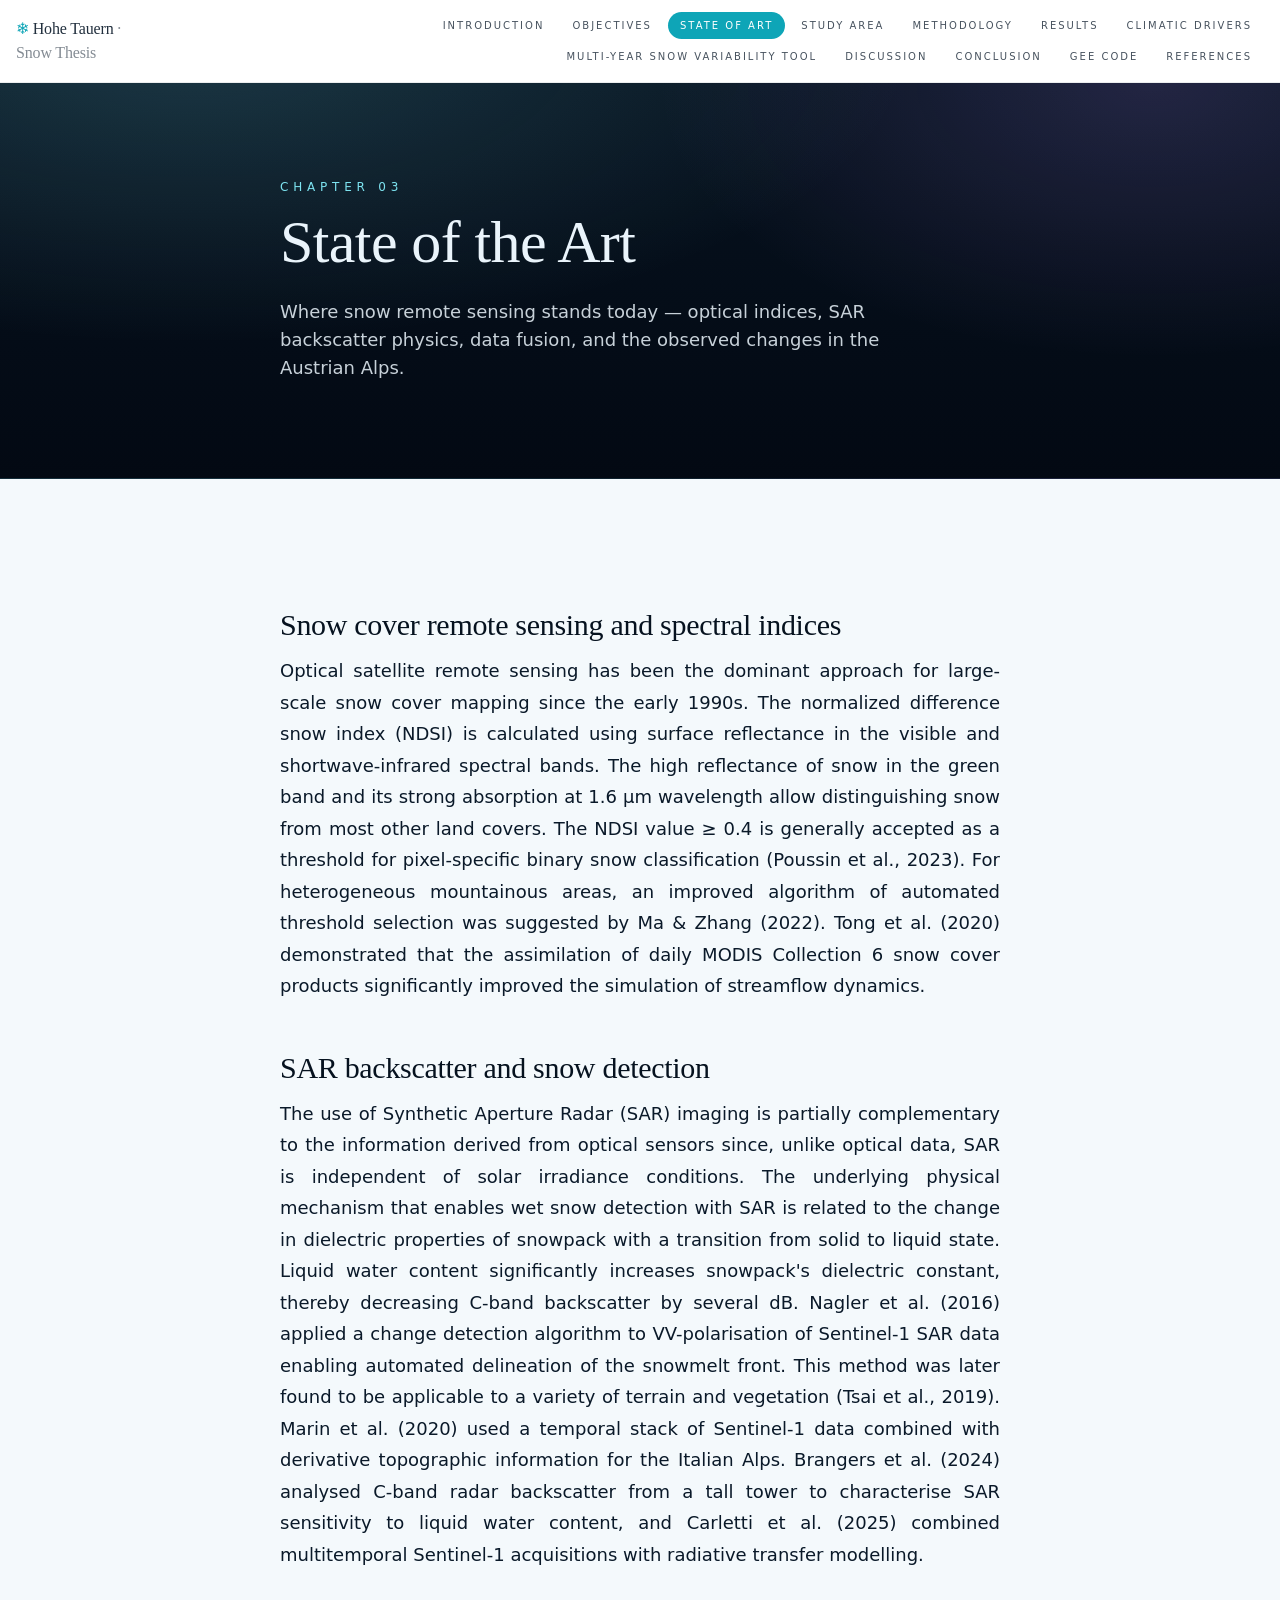
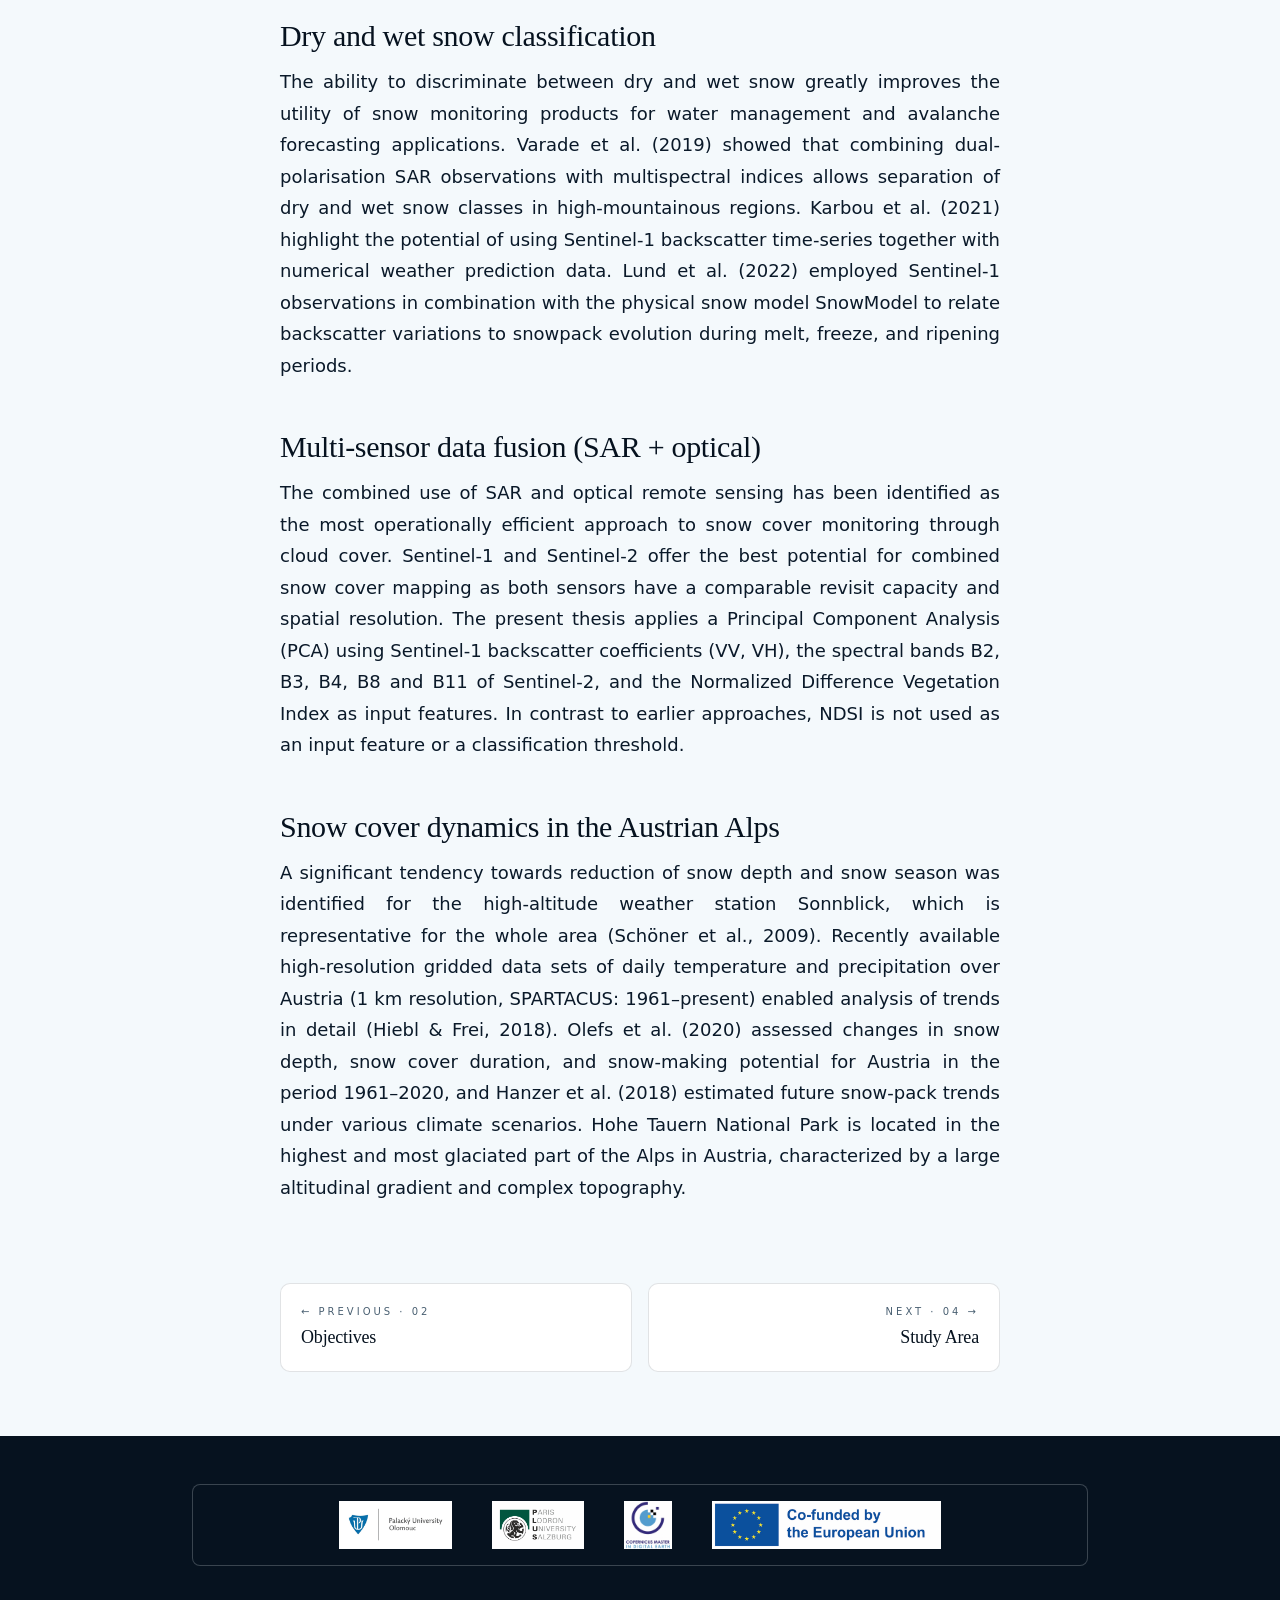
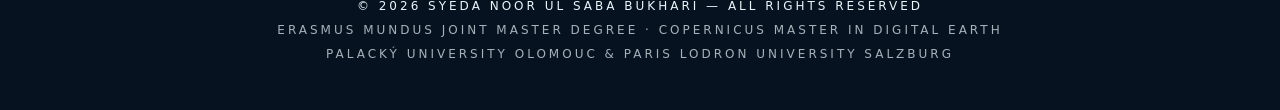
<file: state-of-art.html>
<!DOCTYPE html>
<html lang="en" data-tsd-source="/src/routes/__root.tsx:109:5"><head data-tsd-source="/src/routes/__root.tsx:110:7"><meta charset="utf-8"><meta name="viewport" content="width=device-width, initial-scale=1"><title>State of Art — Hohe Tauern Snow Thesis</title><meta name="author" content="Syeda Noor ul Saba Bukhari"><meta property="og:type" content="website"><meta name="twitter:card" content="summary_large_image"><meta name="twitter:site" content="@Lovable"><meta name="description" content="Literature review of NDSI, SAR backscatter, SAR/optical fusion and snow cover trends in the Austrian Alps."><meta property="og:title" content="State of Art — Hohe Tauern Snow Thesis"><meta property="og:description" content="Background research on snow remote sensing methods and Austrian Alps trends."><link rel="icon" href="pics/favicon.ico" type="image/x-icon"><link rel="preconnect" href="https://fonts.googleapis.com"><link rel="preconnect" href="https://fonts.gstatic.com" crossorigin="anonymous"><link rel="stylesheet" href="css/styles.css"></head><body data-tsd-source="/src/routes/__root.tsx:113:7"><div aria-hidden="true" style="position:fixed;top:0;left:0;height:3px;width:0%;background:linear-gradient(90deg, var(--color-thesis-accent-glow), var(--color-thesis-accent), var(--color-thesis-aurora));z-index:60;box-shadow:0 0 12px rgba(125,227,240,0.6);transition:width 80ms linear" data-tsd-source="/src/components/thesis/shared.tsx:43:5"></div><nav class="sticky top-0 z-40 border-b backdrop-blur-md" style="background-color:rgba(255,255,255,0.88);border-color:rgba(11,29,42,0.08);color:var(--color-thesis-ink)" data-tsd-source="/src/components/thesis/shared.tsx:123:5"><div class="mx-auto flex max-w-7xl items-center justify-between gap-4 px-4 py-3" data-tsd-source="/src/components/thesis/shared.tsx:131:7"><a data-tsd-source="/src/components/thesis/shared.tsx:132:9" href="index.html" class="font-display text-base tracking-tight"><span style="color:var(--color-thesis-accent)" data-tsd-source="/src/components/thesis/shared.tsx:133:11">❄</span> <span class="opacity-90" data-tsd-source="/src/components/thesis/shared.tsx:134:11">Hohe Tauern</span><span class="opacity-50" data-tsd-source="/src/components/thesis/shared.tsx:135:11"> · Snow Thesis</span></a><div class="hidden flex-wrap justify-end gap-1 lg:flex" data-tsd-source="/src/components/thesis/shared.tsx:137:9"><a data-tsd-source="/src/components/thesis/shared.tsx:139:13" href="introduction.html" style="opacity:0.75" class="rounded-full px-3 py-1.5 text-[10px] uppercase tracking-[0.2em] transition-opacity hover:opacity-100">Introduction</a><a data-tsd-source="/src/components/thesis/shared.tsx:139:13" href="objectives.html" style="opacity:0.75" class="rounded-full px-3 py-1.5 text-[10px] uppercase tracking-[0.2em] transition-opacity hover:opacity-100">Objectives</a><a data-tsd-source="/src/components/thesis/shared.tsx:139:13" style="opacity:1;background-color:var(--color-thesis-accent);color:#fff" href="state-of-art.html" class="rounded-full px-3 py-1.5 text-[10px] uppercase tracking-[0.2em] transition-opacity hover:opacity-100" data-status="active" aria-current="page">State of Art</a><a data-tsd-source="/src/components/thesis/shared.tsx:139:13" href="study-area.html" style="opacity:0.75" class="rounded-full px-3 py-1.5 text-[10px] uppercase tracking-[0.2em] transition-opacity hover:opacity-100">Study Area</a><a data-tsd-source="/src/components/thesis/shared.tsx:139:13" href="methodology.html" style="opacity:0.75" class="rounded-full px-3 py-1.5 text-[10px] uppercase tracking-[0.2em] transition-opacity hover:opacity-100">Methodology</a><a data-tsd-source="/src/components/thesis/shared.tsx:139:13" href="results.html" style="opacity:0.75" class="rounded-full px-3 py-1.5 text-[10px] uppercase tracking-[0.2em] transition-opacity hover:opacity-100">Results</a><a data-tsd-source="/src/components/thesis/shared.tsx:139:13" href="climate-drivers.html" style="opacity:0.75" class="rounded-full px-3 py-1.5 text-[10px] uppercase tracking-[0.2em] transition-opacity hover:opacity-100">Climatic Drivers</a><a data-tsd-source="/src/components/thesis/shared.tsx:139:13" href="year-compare.html" style="opacity:0.75" class="rounded-full px-3 py-1.5 text-[10px] uppercase tracking-[0.2em] transition-opacity hover:opacity-100">Multi-Year Snow Variability Tool</a><a data-tsd-source="/src/components/thesis/shared.tsx:139:13" href="discussion.html" style="opacity:0.75" class="rounded-full px-3 py-1.5 text-[10px] uppercase tracking-[0.2em] transition-opacity hover:opacity-100">Discussion</a><a data-tsd-source="/src/components/thesis/shared.tsx:139:13" href="conclusion.html" style="opacity:0.75" class="rounded-full px-3 py-1.5 text-[10px] uppercase tracking-[0.2em] transition-opacity hover:opacity-100">Conclusion</a><a data-tsd-source="/src/components/thesis/shared.tsx:139:13" href="gee-code.html" style="opacity:0.75" class="rounded-full px-3 py-1.5 text-[10px] uppercase tracking-[0.2em] transition-opacity hover:opacity-100">GEE Code</a><a data-tsd-source="/src/components/thesis/shared.tsx:139:13" href="references.html" style="opacity:0.75" class="rounded-full px-3 py-1.5 text-[10px] uppercase tracking-[0.2em] transition-opacity hover:opacity-100">References</a></div><details class="relative lg:hidden" data-tsd-source="/src/components/thesis/shared.tsx:156:9"><summary class="cursor-pointer list-none rounded-md border px-3 py-1.5 text-[10px] uppercase tracking-[0.2em]" style="border-color:currentColor" data-tsd-source="/src/components/thesis/shared.tsx:157:11">Menu</summary><div class="absolute right-0 top-full z-50 mt-2 flex w-56 flex-col rounded-md border bg-white p-2 shadow-xl" style="color:var(--color-thesis-ink);border-color:rgba(11,29,42,0.1)" data-tsd-source="/src/components/thesis/shared.tsx:160:11"><a data-tsd-source="/src/components/thesis/shared.tsx:165:15" href="introduction.html" class="rounded px-3 py-1.5 text-xs uppercase tracking-[0.2em] hover:bg-slate-100">Introduction</a><a data-tsd-source="/src/components/thesis/shared.tsx:165:15" href="objectives.html" class="rounded px-3 py-1.5 text-xs uppercase tracking-[0.2em] hover:bg-slate-100">Objectives</a><a data-tsd-source="/src/components/thesis/shared.tsx:165:15" class="rounded px-3 py-1.5 text-xs uppercase tracking-[0.2em] hover:bg-slate-100 active" href="state-of-art.html" data-status="active" aria-current="page">State of Art</a><a data-tsd-source="/src/components/thesis/shared.tsx:165:15" href="study-area.html" class="rounded px-3 py-1.5 text-xs uppercase tracking-[0.2em] hover:bg-slate-100">Study Area</a><a data-tsd-source="/src/components/thesis/shared.tsx:165:15" href="methodology.html" class="rounded px-3 py-1.5 text-xs uppercase tracking-[0.2em] hover:bg-slate-100">Methodology</a><a data-tsd-source="/src/components/thesis/shared.tsx:165:15" href="results.html" class="rounded px-3 py-1.5 text-xs uppercase tracking-[0.2em] hover:bg-slate-100">Results</a><a data-tsd-source="/src/components/thesis/shared.tsx:165:15" href="climate-drivers.html" class="rounded px-3 py-1.5 text-xs uppercase tracking-[0.2em] hover:bg-slate-100">Climatic Drivers</a><a data-tsd-source="/src/components/thesis/shared.tsx:165:15" href="year-compare.html" class="rounded px-3 py-1.5 text-xs uppercase tracking-[0.2em] hover:bg-slate-100">Multi-Year Snow Variability Tool</a><a data-tsd-source="/src/components/thesis/shared.tsx:165:15" href="discussion.html" class="rounded px-3 py-1.5 text-xs uppercase tracking-[0.2em] hover:bg-slate-100">Discussion</a><a data-tsd-source="/src/components/thesis/shared.tsx:165:15" href="conclusion.html" class="rounded px-3 py-1.5 text-xs uppercase tracking-[0.2em] hover:bg-slate-100">Conclusion</a><a data-tsd-source="/src/components/thesis/shared.tsx:165:15" href="gee-code.html" class="rounded px-3 py-1.5 text-xs uppercase tracking-[0.2em] hover:bg-slate-100">GEE Code</a><a data-tsd-source="/src/components/thesis/shared.tsx:165:15" href="references.html" class="rounded px-3 py-1.5 text-xs uppercase tracking-[0.2em] hover:bg-slate-100">References</a></div></details></div></nav><!--$--><div style="background-color:var(--color-thesis-light);color:var(--color-thesis-ink)" data-tsd-source="/src/components/thesis/shared.tsx:188:5"><header class="thesis-aurora border-b" style="border-color:rgba(11,29,42,0.08);color:var(--color-thesis-ice)" data-tsd-source="/src/components/thesis/shared.tsx:189:7"><div aria-hidden="true" class="thesis-snow" data-tsd-source="/src/components/thesis/shared.tsx:99:5"><span class="thesis-snow-flake" style="left:0%;animation-delay:0s;animation-duration:9s;font-size:8px;opacity:0.35" data-tsd-source="/src/components/thesis/shared.tsx:101:9">❄</span><span class="thesis-snow-flake" style="left:4.17%;animation-delay:-1.6s;animation-duration:10s;font-size:11px;opacity:0.5" data-tsd-source="/src/components/thesis/shared.tsx:101:9">❄</span><span class="thesis-snow-flake" style="left:8.34%;animation-delay:-3.2s;animation-duration:11s;font-size:14px;opacity:0.6499999999999999" data-tsd-source="/src/components/thesis/shared.tsx:101:9">❄</span><span class="thesis-snow-flake" style="left:12.51%;animation-delay:-4.800000000000001s;animation-duration:12s;font-size:17px;opacity:0.7999999999999999" data-tsd-source="/src/components/thesis/shared.tsx:101:9">❄</span><span class="thesis-snow-flake" style="left:16.68%;animation-delay:-6.4s;animation-duration:13s;font-size:20px;opacity:0.35" data-tsd-source="/src/components/thesis/shared.tsx:101:9">❄</span><span class="thesis-snow-flake" style="left:20.85%;animation-delay:-8s;animation-duration:14s;font-size:8px;opacity:0.5" data-tsd-source="/src/components/thesis/shared.tsx:101:9">❄</span><span class="thesis-snow-flake" style="left:25.02%;animation-delay:-9.600000000000001s;animation-duration:9s;font-size:11px;opacity:0.6499999999999999" data-tsd-source="/src/components/thesis/shared.tsx:101:9">❄</span><span class="thesis-snow-flake" style="left:29.189999999999998%;animation-delay:-11.200000000000001s;animation-duration:10s;font-size:14px;opacity:0.7999999999999999" data-tsd-source="/src/components/thesis/shared.tsx:101:9">❄</span><span class="thesis-snow-flake" style="left:33.36%;animation-delay:0s;animation-duration:11s;font-size:17px;opacity:0.35" data-tsd-source="/src/components/thesis/shared.tsx:101:9">❄</span><span class="thesis-snow-flake" style="left:37.53%;animation-delay:-1.6s;animation-duration:12s;font-size:20px;opacity:0.5" data-tsd-source="/src/components/thesis/shared.tsx:101:9">❄</span><span class="thesis-snow-flake" style="left:41.7%;animation-delay:-3.2s;animation-duration:13s;font-size:8px;opacity:0.6499999999999999" data-tsd-source="/src/components/thesis/shared.tsx:101:9">❄</span><span class="thesis-snow-flake" style="left:45.87%;animation-delay:-4.800000000000001s;animation-duration:14s;font-size:11px;opacity:0.7999999999999999" data-tsd-source="/src/components/thesis/shared.tsx:101:9">❄</span><span class="thesis-snow-flake" style="left:50.04%;animation-delay:-6.4s;animation-duration:9s;font-size:14px;opacity:0.35" data-tsd-source="/src/components/thesis/shared.tsx:101:9">❄</span><span class="thesis-snow-flake" style="left:54.21%;animation-delay:-8s;animation-duration:10s;font-size:17px;opacity:0.5" data-tsd-source="/src/components/thesis/shared.tsx:101:9">❄</span><span class="thesis-snow-flake" style="left:58.379999999999995%;animation-delay:-9.600000000000001s;animation-duration:11s;font-size:20px;opacity:0.6499999999999999" data-tsd-source="/src/components/thesis/shared.tsx:101:9">❄</span><span class="thesis-snow-flake" style="left:62.55%;animation-delay:-11.200000000000001s;animation-duration:12s;font-size:8px;opacity:0.7999999999999999" data-tsd-source="/src/components/thesis/shared.tsx:101:9">❄</span><span class="thesis-snow-flake" style="left:66.72%;animation-delay:0s;animation-duration:13s;font-size:11px;opacity:0.35" data-tsd-source="/src/components/thesis/shared.tsx:101:9">❄</span><span class="thesis-snow-flake" style="left:70.89%;animation-delay:-1.6s;animation-duration:14s;font-size:14px;opacity:0.5" data-tsd-source="/src/components/thesis/shared.tsx:101:9">❄</span><span class="thesis-snow-flake" style="left:75.06%;animation-delay:-3.2s;animation-duration:9s;font-size:17px;opacity:0.6499999999999999" data-tsd-source="/src/components/thesis/shared.tsx:101:9">❄</span><span class="thesis-snow-flake" style="left:79.23%;animation-delay:-4.800000000000001s;animation-duration:10s;font-size:20px;opacity:0.7999999999999999" data-tsd-source="/src/components/thesis/shared.tsx:101:9">❄</span><span class="thesis-snow-flake" style="left:83.4%;animation-delay:-6.4s;animation-duration:11s;font-size:8px;opacity:0.35" data-tsd-source="/src/components/thesis/shared.tsx:101:9">❄</span><span class="thesis-snow-flake" style="left:87.57%;animation-delay:-8s;animation-duration:12s;font-size:11px;opacity:0.5" data-tsd-source="/src/components/thesis/shared.tsx:101:9">❄</span><span class="thesis-snow-flake" style="left:91.74%;animation-delay:-9.600000000000001s;animation-duration:13s;font-size:14px;opacity:0.6499999999999999" data-tsd-source="/src/components/thesis/shared.tsx:101:9">❄</span><span class="thesis-snow-flake" style="left:95.91%;animation-delay:-11.200000000000001s;animation-duration:14s;font-size:17px;opacity:0.7999999999999999" data-tsd-source="/src/components/thesis/shared.tsx:101:9">❄</span></div><div class="mx-auto max-w-3xl px-6 py-16 md:py-24" data-tsd-source="/src/components/thesis/shared.tsx:194:9"><p class="text-xs uppercase tracking-[0.4em]" style="color:var(--color-thesis-accent-glow)" data-tsd-source="/src/components/thesis/shared.tsx:196:13">Chapter <!-- -->03</p><h1 class="font-display mt-4 text-4xl leading-[1.05] md:text-6xl" data-tsd-source="/src/components/thesis/shared.tsx:204:11">State of the Art</h1><p class="mt-6 max-w-2xl text-base opacity-85 md:text-lg" data-tsd-source="/src/components/thesis/shared.tsx:206:13">Where snow remote sensing stands today — optical indices, SAR backscatter physics, data fusion, and the observed changes in the Austrian Alps.</p></div></header><article class="mx-auto max-w-3xl px-6 py-16 md:py-20" data-tsd-source="/src/components/thesis/shared.tsx:210:7"><div class="thesis-prose space-y-5 text-base leading-[1.75] md:text-lg" data-tsd-source="/src/components/thesis/shared.tsx:211:9"><h2 class="font-display mt-12 mb-3 text-2xl md:text-3xl" style="color:var(--color-thesis-bg)" data-tsd-source="/src/components/thesis/shared.tsx:221:5">Snow cover remote sensing and spectral indices</h2><p data-tsd-source="/src/routes/state-of-art.tsx:16:7">Optical satellite remote sensing has been the dominant approach for large-scale snow cover mapping since the early 1990s. The normalized difference snow index (NDSI) is calculated using surface reflectance in the visible and shortwave-infrared spectral bands. The high reflectance of snow in the green band and its strong absorption at 1.6 µm wavelength allow distinguishing snow from most other land covers. The NDSI value ≥ 0.4 is generally accepted as a threshold for pixel-specific binary snow classification (Poussin et al., 2023). For heterogeneous mountainous areas, an improved algorithm of automated threshold selection was suggested by Ma &amp; Zhang (2022). Tong et al. (2020) demonstrated that the assimilation of daily MODIS Collection 6 snow cover products significantly improved the simulation of streamflow dynamics.</p><h2 class="font-display mt-12 mb-3 text-2xl md:text-3xl" style="color:var(--color-thesis-bg)" data-tsd-source="/src/components/thesis/shared.tsx:221:5">SAR backscatter and snow detection</h2><p data-tsd-source="/src/routes/state-of-art.tsx:20:7">The use of Synthetic Aperture Radar (SAR) imaging is partially complementary to the information derived from optical sensors since, unlike optical data, SAR is independent of solar irradiance conditions. The underlying physical mechanism that enables wet snow detection with SAR is related to the change in dielectric properties of snowpack with a transition from solid to liquid state. Liquid water content significantly increases snowpack's dielectric constant, thereby decreasing C-band backscatter by several dB. Nagler et al. (2016) applied a change detection algorithm to VV-polarisation of Sentinel-1 SAR data enabling automated delineation of the snowmelt front. This method was later found to be applicable to a variety of terrain and vegetation (Tsai et al., 2019). Marin et al. (2020) used a temporal stack of Sentinel-1 data combined with derivative topographic information for the Italian Alps. Brangers et al. (2024) analysed C-band radar backscatter from a tall tower to characterise SAR sensitivity to liquid water content, and Carletti et al. (2025) combined multitemporal Sentinel-1 acquisitions with radiative transfer modelling.</p><h2 class="font-display mt-12 mb-3 text-2xl md:text-3xl" style="color:var(--color-thesis-bg)" data-tsd-source="/src/components/thesis/shared.tsx:221:5">Dry and wet snow classification</h2><p data-tsd-source="/src/routes/state-of-art.tsx:24:7">The ability to discriminate between dry and wet snow greatly improves the utility of snow monitoring products for water management and avalanche forecasting applications. Varade et al. (2019) showed that combining dual-polarisation SAR observations with multispectral indices allows separation of dry and wet snow classes in high-mountainous regions. Karbou et al. (2021) highlight the potential of using Sentinel-1 backscatter time-series together with numerical weather prediction data. Lund et al. (2022) employed Sentinel-1 observations in combination with the physical snow model SnowModel to relate backscatter variations to snowpack evolution during melt, freeze, and ripening periods.</p><h2 class="font-display mt-12 mb-3 text-2xl md:text-3xl" style="color:var(--color-thesis-bg)" data-tsd-source="/src/components/thesis/shared.tsx:221:5">Multi-sensor data fusion (SAR + optical)</h2><p data-tsd-source="/src/routes/state-of-art.tsx:28:7">The combined use of SAR and optical remote sensing has been identified as the most operationally efficient approach to snow cover monitoring through cloud cover. Sentinel-1 and Sentinel-2 offer the best potential for combined snow cover mapping as both sensors have a comparable revisit capacity and spatial resolution. The present thesis applies a Principal Component Analysis (PCA) using Sentinel-1 backscatter coefficients (VV, VH), the spectral bands B2, B3, B4, B8 and B11 of Sentinel-2, and the Normalized Difference Vegetation Index as input features. In contrast to earlier approaches, NDSI is not used as an input feature or a classification threshold.</p><h2 class="font-display mt-12 mb-3 text-2xl md:text-3xl" style="color:var(--color-thesis-bg)" data-tsd-source="/src/components/thesis/shared.tsx:221:5">Snow cover dynamics in the Austrian Alps</h2><p data-tsd-source="/src/routes/state-of-art.tsx:32:7">A significant tendency towards reduction of snow depth and snow season was identified for the high-altitude weather station Sonnblick, which is representative for the whole area (Schöner et al., 2009). Recently available high-resolution gridded data sets of daily temperature and precipitation over Austria (1 km resolution, SPARTACUS: 1961–present) enabled analysis of trends in detail (Hiebl &amp; Frei, 2018). Olefs et al. (2020) assessed changes in snow depth, snow cover duration, and snow-making potential for Austria in the period 1961–2020, and Hanzer et al. (2018) estimated future snow-pack trends under various climate scenarios. Hohe Tauern National Park is located in the highest and most glaciated part of the Alps in Austria, characterized by a large altitudinal gradient and complex topography.</p></div></article><div class="mx-auto grid max-w-3xl grid-cols-1 gap-4 px-6 pb-16 sm:grid-cols-2" data-tsd-source="/src/components/thesis/shared.tsx:456:5"><a data-tsd-source="/src/components/thesis/shared.tsx:458:9" href="objectives.html" style="border-color:rgba(11,29,42,0.12);background-color:#fff" class="group rounded-lg border p-5 transition-all hover:-translate-y-0.5 hover:shadow-md"><span class="block text-[10px] uppercase tracking-[0.3em]" style="color:var(--color-thesis-muted)" data-tsd-source="/src/components/thesis/shared.tsx:463:11">← Previous<!-- --> · 02</span><span class="font-display mt-1 block text-lg" style="color:var(--color-thesis-bg)" data-tsd-source="/src/components/thesis/shared.tsx:466:11">Objectives</span></a><a data-tsd-source="/src/components/thesis/shared.tsx:474:9" href="study-area.html" style="border-color:rgba(11,29,42,0.12);background-color:#fff" class="group rounded-lg border p-5 text-right transition-all hover:-translate-y-0.5 hover:shadow-md"><span class="block text-[10px] uppercase tracking-[0.3em]" style="color:var(--color-thesis-muted)" data-tsd-source="/src/components/thesis/shared.tsx:479:11">Next<!-- --> · 04<!-- --> →</span><span class="font-display mt-1 block text-lg" style="color:var(--color-thesis-bg)" data-tsd-source="/src/components/thesis/shared.tsx:482:11">Study Area</span></a></div><footer class="px-6 py-12 text-center text-xs uppercase tracking-[0.25em]" style="background-color:var(--color-thesis-bg);color:var(--color-thesis-ice)" data-tsd-source="/src/components/thesis/shared.tsx:501:5"><div class="mx-auto mb-8 flex max-w-4xl flex-wrap items-center justify-center gap-6 rounded-md border px-6 py-4 sm:gap-10" style="background-color:var(--color-thesis-bg);border-color:var(--color-thesis-line)" data-tsd-source="/src/components/thesis/shared.tsx:505:7"><img src="pics/palacky_white.jpeg" alt="Palacký University Olomouc" class="h-10 w-auto object-contain sm:h-12" loading="lazy" data-tsd-source="/src/components/thesis/shared.tsx:510:11"><img src="pics/plus_logo.jpeg" alt="Paris Lodron University Salzburg" class="h-10 w-auto object-contain sm:h-12" loading="lazy" data-tsd-source="/src/components/thesis/shared.tsx:510:11"><img src="pics/copernicus_white.jpeg" alt="Copernicus Master in Digital Earth" class="h-10 w-auto object-contain sm:h-12" loading="lazy" data-tsd-source="/src/components/thesis/shared.tsx:510:11"><img src="pics/eu_logo.jpeg" alt="Co-funded by the European Union" class="h-10 w-auto object-contain sm:h-12" loading="lazy" data-tsd-source="/src/components/thesis/shared.tsx:510:11"></div><p data-tsd-source="/src/components/thesis/shared.tsx:513:7">© 2026 Syeda Noor ul Saba Bukhari — All rights reserved</p><p class="mt-2 opacity-70" data-tsd-source="/src/components/thesis/shared.tsx:514:7">Erasmus Mundus Joint Master Degree · Copernicus Master in Digital Earth</p><p class="mt-2 opacity-70" data-tsd-source="/src/components/thesis/shared.tsx:515:7">Palacký University Olomouc &amp; Paris Lodron University Salzburg</p></footer></div><!--/$--></body></html>
</file>
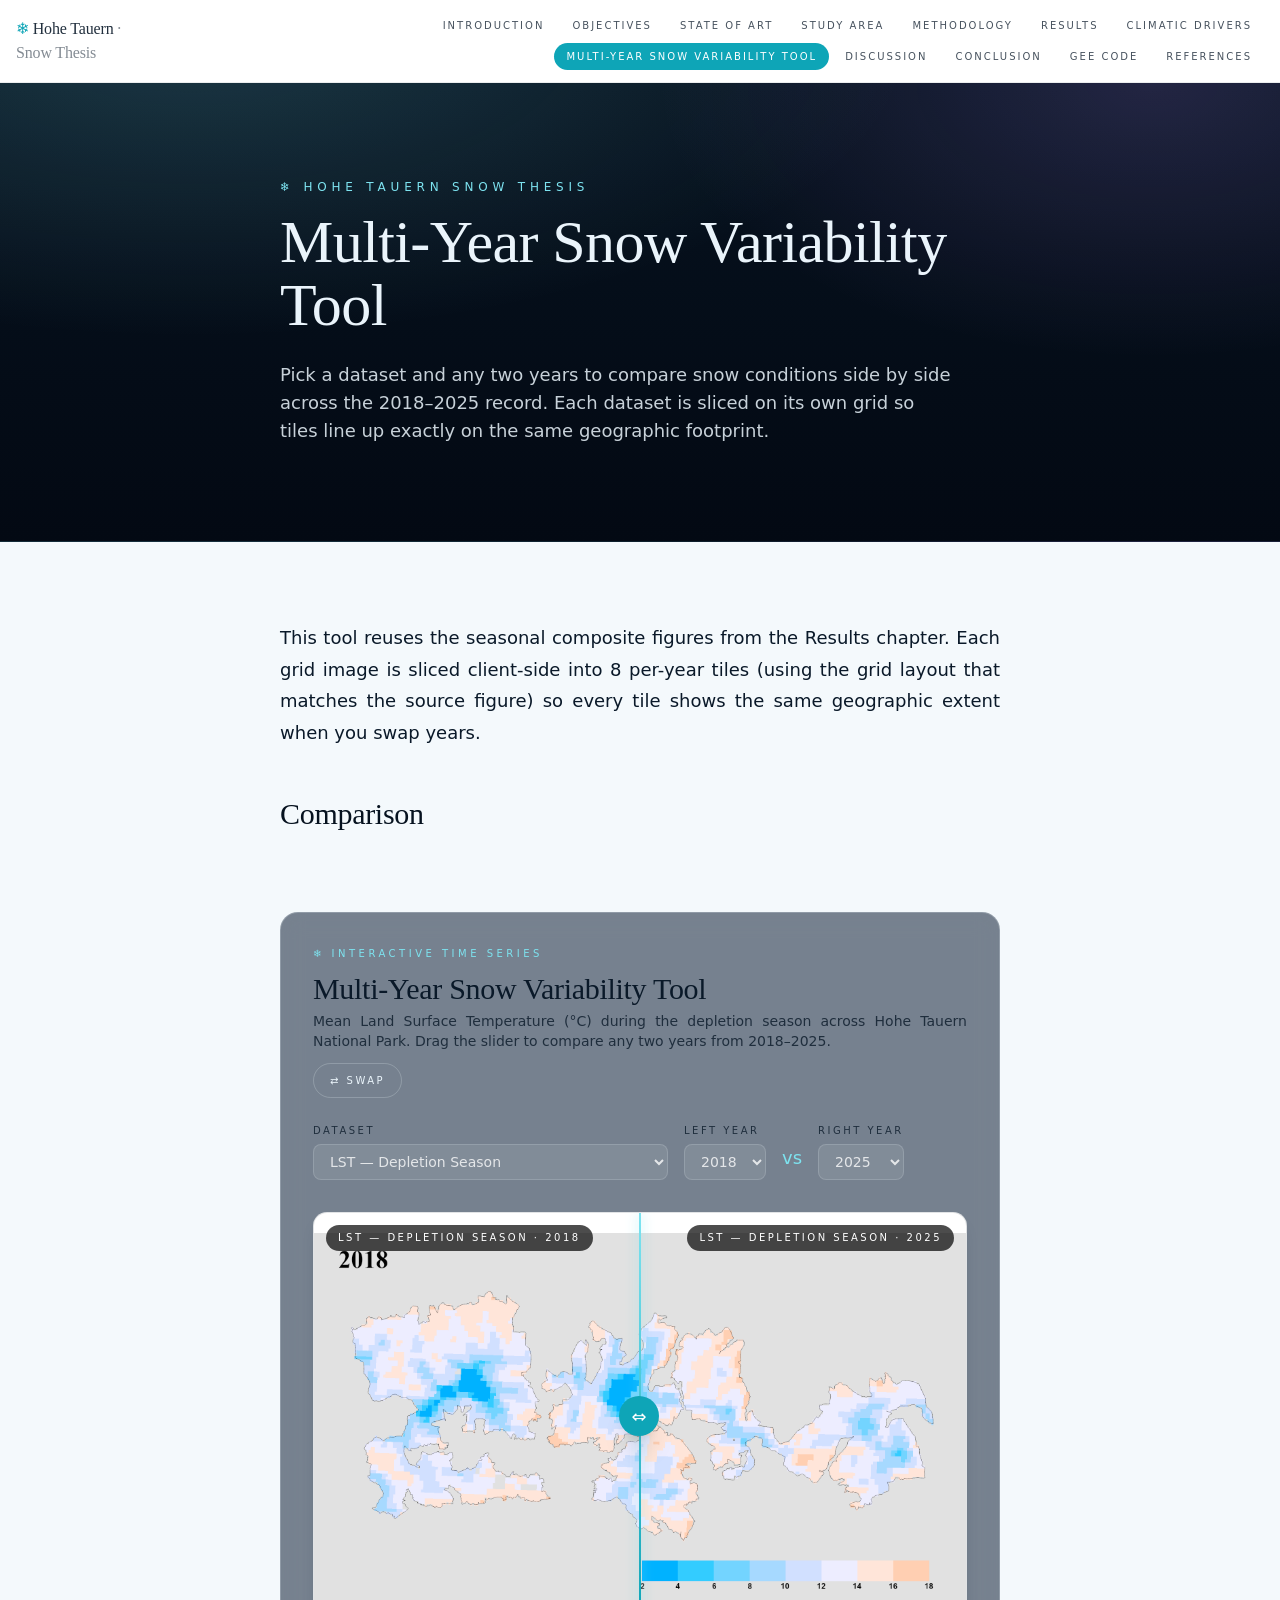
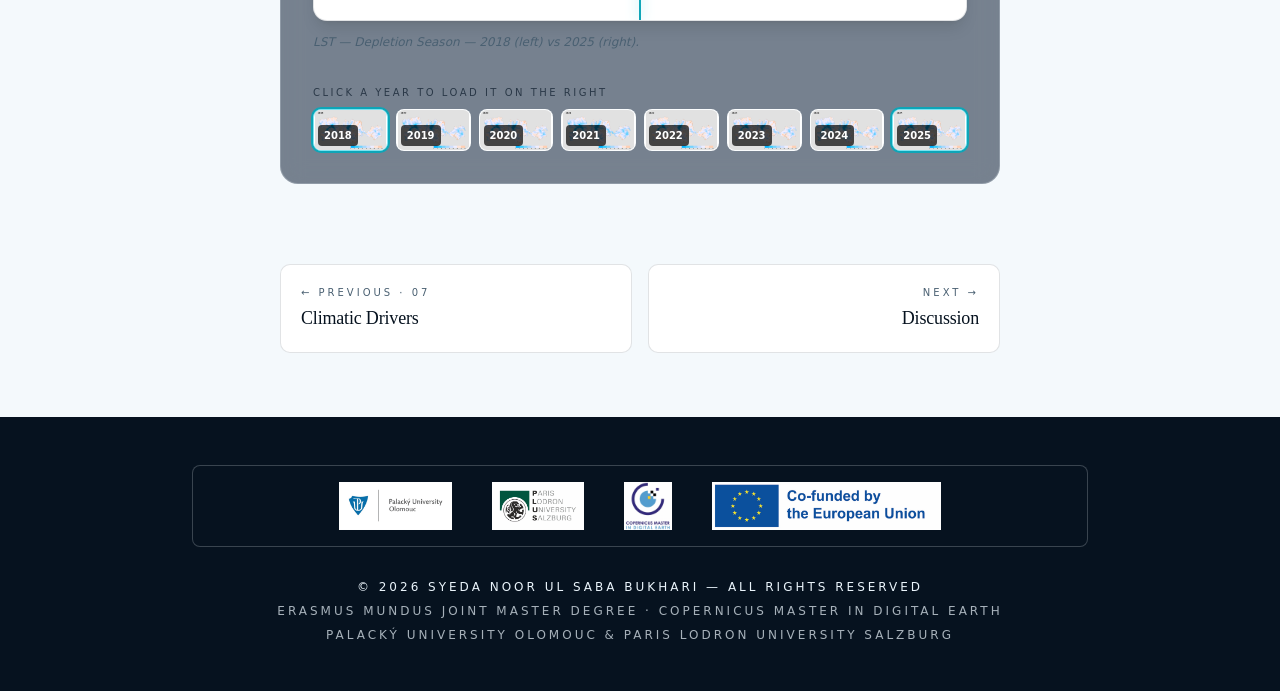
<file: year-compare.html>
<!DOCTYPE html>
<html lang="en" data-tsd-source="/src/routes/__root.tsx:109:5"><head data-tsd-source="/src/routes/__root.tsx:110:7"><meta charset="utf-8"><meta name="viewport" content="width=device-width, initial-scale=1"><title>Multi-Year Snow Variability Tool — Hohe Tauern Snow Thesis</title><meta name="author" content="Syeda Noor ul Saba Bukhari"><meta property="og:type" content="website"><meta name="twitter:card" content="summary_large_image"><meta name="twitter:site" content="@Lovable"><meta name="description" content="Interactive multi-year comparison of NDSI and dry/wet snow classification maps across Hohe Tauern National Park, 2018–2025."><meta property="og:title" content="Multi-Year Snow Variability Tool — Hohe Tauern Snow Thesis"><meta property="og:description" content="Pick any two years and compare NDSI or snow-classification maps side by side across the 2018–2025 record."><meta property="og:image" content="pics/fig_1.jpeg"><meta name="twitter:image" content="pics/fig_1.jpeg"><link rel="icon" href="pics/favicon.ico" type="image/x-icon"><link rel="preconnect" href="https://fonts.googleapis.com"><link rel="preconnect" href="https://fonts.gstatic.com" crossorigin="anonymous"><link rel="stylesheet" href="css/styles.css"></head><body data-tsd-source="/src/routes/__root.tsx:113:7"><div aria-hidden="true" style="position:fixed;top:0;left:0;height:3px;width:0%;background:linear-gradient(90deg, var(--color-thesis-accent-glow), var(--color-thesis-accent), var(--color-thesis-aurora));z-index:60;box-shadow:0 0 12px rgba(125,227,240,0.6);transition:width 80ms linear" data-tsd-source="/src/components/thesis/shared.tsx:43:5"></div><nav class="sticky top-0 z-40 border-b backdrop-blur-md" style="background-color:rgba(255,255,255,0.88);border-color:rgba(11,29,42,0.08);color:var(--color-thesis-ink)" data-tsd-source="/src/components/thesis/shared.tsx:123:5"><div class="mx-auto flex max-w-7xl items-center justify-between gap-4 px-4 py-3" data-tsd-source="/src/components/thesis/shared.tsx:131:7"><a data-tsd-source="/src/components/thesis/shared.tsx:132:9" href="index.html" class="font-display text-base tracking-tight"><span style="color:var(--color-thesis-accent)" data-tsd-source="/src/components/thesis/shared.tsx:133:11">❄</span> <span class="opacity-90" data-tsd-source="/src/components/thesis/shared.tsx:134:11">Hohe Tauern</span><span class="opacity-50" data-tsd-source="/src/components/thesis/shared.tsx:135:11"> · Snow Thesis</span></a><div class="hidden flex-wrap justify-end gap-1 lg:flex" data-tsd-source="/src/components/thesis/shared.tsx:137:9"><a data-tsd-source="/src/components/thesis/shared.tsx:139:13" href="introduction.html" style="opacity:0.75" class="rounded-full px-3 py-1.5 text-[10px] uppercase tracking-[0.2em] transition-opacity hover:opacity-100">Introduction</a><a data-tsd-source="/src/components/thesis/shared.tsx:139:13" href="objectives.html" style="opacity:0.75" class="rounded-full px-3 py-1.5 text-[10px] uppercase tracking-[0.2em] transition-opacity hover:opacity-100">Objectives</a><a data-tsd-source="/src/components/thesis/shared.tsx:139:13" href="state-of-art.html" style="opacity:0.75" class="rounded-full px-3 py-1.5 text-[10px] uppercase tracking-[0.2em] transition-opacity hover:opacity-100">State of Art</a><a data-tsd-source="/src/components/thesis/shared.tsx:139:13" href="study-area.html" style="opacity:0.75" class="rounded-full px-3 py-1.5 text-[10px] uppercase tracking-[0.2em] transition-opacity hover:opacity-100">Study Area</a><a data-tsd-source="/src/components/thesis/shared.tsx:139:13" href="methodology.html" style="opacity:0.75" class="rounded-full px-3 py-1.5 text-[10px] uppercase tracking-[0.2em] transition-opacity hover:opacity-100">Methodology</a><a data-tsd-source="/src/components/thesis/shared.tsx:139:13" href="results.html" style="opacity:0.75" class="rounded-full px-3 py-1.5 text-[10px] uppercase tracking-[0.2em] transition-opacity hover:opacity-100">Results</a><a data-tsd-source="/src/components/thesis/shared.tsx:139:13" href="climate-drivers.html" style="opacity:0.75" class="rounded-full px-3 py-1.5 text-[10px] uppercase tracking-[0.2em] transition-opacity hover:opacity-100">Climatic Drivers</a><a data-tsd-source="/src/components/thesis/shared.tsx:139:13" style="opacity:1;background-color:var(--color-thesis-accent);color:#fff" href="year-compare.html" class="rounded-full px-3 py-1.5 text-[10px] uppercase tracking-[0.2em] transition-opacity hover:opacity-100" data-status="active" aria-current="page">Multi-Year Snow Variability Tool</a><a data-tsd-source="/src/components/thesis/shared.tsx:139:13" href="discussion.html" style="opacity:0.75" class="rounded-full px-3 py-1.5 text-[10px] uppercase tracking-[0.2em] transition-opacity hover:opacity-100">Discussion</a><a data-tsd-source="/src/components/thesis/shared.tsx:139:13" href="conclusion.html" style="opacity:0.75" class="rounded-full px-3 py-1.5 text-[10px] uppercase tracking-[0.2em] transition-opacity hover:opacity-100">Conclusion</a><a data-tsd-source="/src/components/thesis/shared.tsx:139:13" href="gee-code.html" style="opacity:0.75" class="rounded-full px-3 py-1.5 text-[10px] uppercase tracking-[0.2em] transition-opacity hover:opacity-100">GEE Code</a><a data-tsd-source="/src/components/thesis/shared.tsx:139:13" href="references.html" style="opacity:0.75" class="rounded-full px-3 py-1.5 text-[10px] uppercase tracking-[0.2em] transition-opacity hover:opacity-100">References</a></div><details class="relative lg:hidden" data-tsd-source="/src/components/thesis/shared.tsx:156:9"><summary class="cursor-pointer list-none rounded-md border px-3 py-1.5 text-[10px] uppercase tracking-[0.2em]" style="border-color:currentColor" data-tsd-source="/src/components/thesis/shared.tsx:157:11">Menu</summary><div class="absolute right-0 top-full z-50 mt-2 flex w-56 flex-col rounded-md border bg-white p-2 shadow-xl" style="color:var(--color-thesis-ink);border-color:rgba(11,29,42,0.1)" data-tsd-source="/src/components/thesis/shared.tsx:160:11"><a data-tsd-source="/src/components/thesis/shared.tsx:165:15" href="introduction.html" class="rounded px-3 py-1.5 text-xs uppercase tracking-[0.2em] hover:bg-slate-100">Introduction</a><a data-tsd-source="/src/components/thesis/shared.tsx:165:15" href="objectives.html" class="rounded px-3 py-1.5 text-xs uppercase tracking-[0.2em] hover:bg-slate-100">Objectives</a><a data-tsd-source="/src/components/thesis/shared.tsx:165:15" href="state-of-art.html" class="rounded px-3 py-1.5 text-xs uppercase tracking-[0.2em] hover:bg-slate-100">State of Art</a><a data-tsd-source="/src/components/thesis/shared.tsx:165:15" href="study-area.html" class="rounded px-3 py-1.5 text-xs uppercase tracking-[0.2em] hover:bg-slate-100">Study Area</a><a data-tsd-source="/src/components/thesis/shared.tsx:165:15" href="methodology.html" class="rounded px-3 py-1.5 text-xs uppercase tracking-[0.2em] hover:bg-slate-100">Methodology</a><a data-tsd-source="/src/components/thesis/shared.tsx:165:15" href="results.html" class="rounded px-3 py-1.5 text-xs uppercase tracking-[0.2em] hover:bg-slate-100">Results</a><a data-tsd-source="/src/components/thesis/shared.tsx:165:15" href="climate-drivers.html" class="rounded px-3 py-1.5 text-xs uppercase tracking-[0.2em] hover:bg-slate-100">Climatic Drivers</a><a data-tsd-source="/src/components/thesis/shared.tsx:165:15" class="rounded px-3 py-1.5 text-xs uppercase tracking-[0.2em] hover:bg-slate-100 active" href="year-compare.html" data-status="active" aria-current="page">Multi-Year Snow Variability Tool</a><a data-tsd-source="/src/components/thesis/shared.tsx:165:15" href="discussion.html" class="rounded px-3 py-1.5 text-xs uppercase tracking-[0.2em] hover:bg-slate-100">Discussion</a><a data-tsd-source="/src/components/thesis/shared.tsx:165:15" href="conclusion.html" class="rounded px-3 py-1.5 text-xs uppercase tracking-[0.2em] hover:bg-slate-100">Conclusion</a><a data-tsd-source="/src/components/thesis/shared.tsx:165:15" href="gee-code.html" class="rounded px-3 py-1.5 text-xs uppercase tracking-[0.2em] hover:bg-slate-100">GEE Code</a><a data-tsd-source="/src/components/thesis/shared.tsx:165:15" href="references.html" class="rounded px-3 py-1.5 text-xs uppercase tracking-[0.2em] hover:bg-slate-100">References</a></div></details></div></nav><!--$--><div style="background-color:var(--color-thesis-light);color:var(--color-thesis-ink)" data-tsd-source="/src/components/thesis/shared.tsx:188:5"><header class="thesis-aurora border-b" style="border-color:rgba(11,29,42,0.08);color:var(--color-thesis-ice)" data-tsd-source="/src/components/thesis/shared.tsx:189:7"><div aria-hidden="true" class="thesis-snow" data-tsd-source="/src/components/thesis/shared.tsx:99:5"><span class="thesis-snow-flake" style="left:0%;animation-delay:0s;animation-duration:9s;font-size:8px;opacity:0.35" data-tsd-source="/src/components/thesis/shared.tsx:101:9">❄</span><span class="thesis-snow-flake" style="left:4.17%;animation-delay:-1.6s;animation-duration:10s;font-size:11px;opacity:0.5" data-tsd-source="/src/components/thesis/shared.tsx:101:9">❄</span><span class="thesis-snow-flake" style="left:8.34%;animation-delay:-3.2s;animation-duration:11s;font-size:14px;opacity:0.6499999999999999" data-tsd-source="/src/components/thesis/shared.tsx:101:9">❄</span><span class="thesis-snow-flake" style="left:12.51%;animation-delay:-4.800000000000001s;animation-duration:12s;font-size:17px;opacity:0.7999999999999999" data-tsd-source="/src/components/thesis/shared.tsx:101:9">❄</span><span class="thesis-snow-flake" style="left:16.68%;animation-delay:-6.4s;animation-duration:13s;font-size:20px;opacity:0.35" data-tsd-source="/src/components/thesis/shared.tsx:101:9">❄</span><span class="thesis-snow-flake" style="left:20.85%;animation-delay:-8s;animation-duration:14s;font-size:8px;opacity:0.5" data-tsd-source="/src/components/thesis/shared.tsx:101:9">❄</span><span class="thesis-snow-flake" style="left:25.02%;animation-delay:-9.600000000000001s;animation-duration:9s;font-size:11px;opacity:0.6499999999999999" data-tsd-source="/src/components/thesis/shared.tsx:101:9">❄</span><span class="thesis-snow-flake" style="left:29.189999999999998%;animation-delay:-11.200000000000001s;animation-duration:10s;font-size:14px;opacity:0.7999999999999999" data-tsd-source="/src/components/thesis/shared.tsx:101:9">❄</span><span class="thesis-snow-flake" style="left:33.36%;animation-delay:0s;animation-duration:11s;font-size:17px;opacity:0.35" data-tsd-source="/src/components/thesis/shared.tsx:101:9">❄</span><span class="thesis-snow-flake" style="left:37.53%;animation-delay:-1.6s;animation-duration:12s;font-size:20px;opacity:0.5" data-tsd-source="/src/components/thesis/shared.tsx:101:9">❄</span><span class="thesis-snow-flake" style="left:41.7%;animation-delay:-3.2s;animation-duration:13s;font-size:8px;opacity:0.6499999999999999" data-tsd-source="/src/components/thesis/shared.tsx:101:9">❄</span><span class="thesis-snow-flake" style="left:45.87%;animation-delay:-4.800000000000001s;animation-duration:14s;font-size:11px;opacity:0.7999999999999999" data-tsd-source="/src/components/thesis/shared.tsx:101:9">❄</span><span class="thesis-snow-flake" style="left:50.04%;animation-delay:-6.4s;animation-duration:9s;font-size:14px;opacity:0.35" data-tsd-source="/src/components/thesis/shared.tsx:101:9">❄</span><span class="thesis-snow-flake" style="left:54.21%;animation-delay:-8s;animation-duration:10s;font-size:17px;opacity:0.5" data-tsd-source="/src/components/thesis/shared.tsx:101:9">❄</span><span class="thesis-snow-flake" style="left:58.379999999999995%;animation-delay:-9.600000000000001s;animation-duration:11s;font-size:20px;opacity:0.6499999999999999" data-tsd-source="/src/components/thesis/shared.tsx:101:9">❄</span><span class="thesis-snow-flake" style="left:62.55%;animation-delay:-11.200000000000001s;animation-duration:12s;font-size:8px;opacity:0.7999999999999999" data-tsd-source="/src/components/thesis/shared.tsx:101:9">❄</span><span class="thesis-snow-flake" style="left:66.72%;animation-delay:0s;animation-duration:13s;font-size:11px;opacity:0.35" data-tsd-source="/src/components/thesis/shared.tsx:101:9">❄</span><span class="thesis-snow-flake" style="left:70.89%;animation-delay:-1.6s;animation-duration:14s;font-size:14px;opacity:0.5" data-tsd-source="/src/components/thesis/shared.tsx:101:9">❄</span><span class="thesis-snow-flake" style="left:75.06%;animation-delay:-3.2s;animation-duration:9s;font-size:17px;opacity:0.6499999999999999" data-tsd-source="/src/components/thesis/shared.tsx:101:9">❄</span><span class="thesis-snow-flake" style="left:79.23%;animation-delay:-4.800000000000001s;animation-duration:10s;font-size:20px;opacity:0.7999999999999999" data-tsd-source="/src/components/thesis/shared.tsx:101:9">❄</span><span class="thesis-snow-flake" style="left:83.4%;animation-delay:-6.4s;animation-duration:11s;font-size:8px;opacity:0.35" data-tsd-source="/src/components/thesis/shared.tsx:101:9">❄</span><span class="thesis-snow-flake" style="left:87.57%;animation-delay:-8s;animation-duration:12s;font-size:11px;opacity:0.5" data-tsd-source="/src/components/thesis/shared.tsx:101:9">❄</span><span class="thesis-snow-flake" style="left:91.74%;animation-delay:-9.600000000000001s;animation-duration:13s;font-size:14px;opacity:0.6499999999999999" data-tsd-source="/src/components/thesis/shared.tsx:101:9">❄</span><span class="thesis-snow-flake" style="left:95.91%;animation-delay:-11.200000000000001s;animation-duration:14s;font-size:17px;opacity:0.7999999999999999" data-tsd-source="/src/components/thesis/shared.tsx:101:9">❄</span></div><div class="mx-auto max-w-3xl px-6 py-16 md:py-24" data-tsd-source="/src/components/thesis/shared.tsx:194:9"><p class="text-xs uppercase tracking-[0.4em]" style="color:var(--color-thesis-accent-glow)" data-tsd-source="/src/components/thesis/shared.tsx:200:13">❄ Hohe Tauern Snow Thesis</p><h1 class="font-display mt-4 text-4xl leading-[1.05] md:text-6xl" data-tsd-source="/src/components/thesis/shared.tsx:204:11">Multi-Year Snow Variability Tool</h1><p class="mt-6 max-w-2xl text-base opacity-85 md:text-lg" data-tsd-source="/src/components/thesis/shared.tsx:206:13">Pick a dataset and any two years to compare snow conditions side by side across the 2018–2025 record. Each dataset is sliced on its own grid so tiles line up exactly on the same geographic footprint.</p></div></header><article class="mx-auto max-w-3xl px-6 py-16 md:py-20" data-tsd-source="/src/components/thesis/shared.tsx:210:7"><div class="thesis-prose space-y-5 text-base leading-[1.75] md:text-lg" data-tsd-source="/src/components/thesis/shared.tsx:211:9"><p data-tsd-source="/src/routes/year-compare.tsx:23:7">This tool reuses the seasonal composite figures from the Results chapter. Each grid image is sliced client-side into 8 per-year tiles (using the grid layout that matches the source figure) so every tile shows the same geographic extent when you swap years.</p><h2 class="font-display mt-12 mb-3 text-2xl md:text-3xl" style="color:var(--color-thesis-bg)" data-tsd-source="/src/components/thesis/shared.tsx:221:5">Comparison</h2><section data-yeartool="" class="mx-auto mt-20 w-full max-w-5xl rounded-2xl border p-5 text-left backdrop-blur-md md:p-8" style="border-color:var(--color-thesis-line);background-color:rgba(15,32,53,0.55)" data-tsd-source="/src/components/thesis/YearCompareApp.tsx:70:5"><script type="application/json" data-yeartool-data="" data-tsd-source="/src/components/thesis/YearCompareApp.tsx:78:7">{"depletion":{"label":"LST — Depletion Season","caption":"Mean Land Surface Temperature (°C) during the depletion season across Hohe Tauern National Park.","maps":{"2018":"pics/lst_deple_2018.png","2019":"pics/lst_deple_2019.png","2020":"pics/lst_deple_2020.png","2021":"pics/lst_deple_2021.png","2022":"pics/lst_deple_2022.png","2023":"pics/lst_deple_2023.png","2024":"pics/lst_deple_2024.png","2025":"pics/lst_deple_2025.png"}},"accumulation":{"label":"LST — Accumulation Season","caption":"Mean Land Surface Temperature (°C) during the accumulation season across Hohe Tauern National Park.","maps":{"2018":"pics/lst_accum_2018.png","2019":"pics/lst_accum_2019.png","2020":"pics/lst_accum_2020.png","2021":"pics/lst_accum_2021.png","2022":"pics/lst_accum_2022.png","2023":"pics/lst_accum_2023.png","2024":"pics/lst_accum_2024.png","2025":"pics/lst_accum_2025.png"}},"snow_accum":{"label":"Snow Classification — Accumulation Season","caption":"Dry snow, wet snow and non-snow classification during the accumulation season across Hohe Tauern National Park.","maps":{"2018":"pics/snow_accum_2018.jpg","2019":"pics/snow_accum_2019.jpg","2020":"pics/snow_accum_2020.jpg","2021":"pics/snow_accum_2021.jpg","2022":"pics/snow_accum_2022.jpg","2023":"pics/snow_accum_2023.jpg","2024":"pics/snow_accum_2024.jpg","2025":"pics/snow_accum_2025.jpg"}},"snow_deple":{"label":"Snow Classification — Depletion Season","caption":"Dry snow, wet snow and non-snow classification during the depletion season across Hohe Tauern National Park.","maps":{"2018":"pics/snow_deple_2018.jpg","2019":"pics/snow_deple_2019.jpg","2020":"pics/snow_deple_2020.jpg","2021":"pics/snow_deple_2021.jpg","2022":"pics/snow_deple_2022.jpg","2023":"pics/snow_deple_2023.jpg","2024":"pics/snow_deple_2024.jpg","2025":"pics/snow_deple_2025.jpg"}}}</script><div class="flex flex-wrap items-center justify-between gap-3" data-tsd-source="/src/components/thesis/YearCompareApp.tsx:83:7"><div data-tsd-source="/src/components/thesis/YearCompareApp.tsx:84:9"><p class="text-[10px] uppercase tracking-[0.35em]" style="color:var(--color-thesis-accent-glow)" data-tsd-source="/src/components/thesis/YearCompareApp.tsx:85:11">❄ Interactive Time Series</p><h2 class="font-display mt-2 text-2xl md:text-3xl" data-tsd-source="/src/components/thesis/YearCompareApp.tsx:88:11">Multi-Year Snow Variability Tool</h2><p data-yeartool-caption="" class="mt-1 text-sm opacity-80" data-tsd-source="/src/components/thesis/YearCompareApp.tsx:89:11">Mean Land Surface Temperature (°C) during the depletion season across Hohe Tauern National Park.<!-- --> Drag the slider to compare any two years from 2018–2025.</p></div><button type="button" data-yeartool-swap="" class="rounded-full border px-4 py-2 text-[10px] uppercase tracking-[0.25em] hover:bg-white/10" style="border-color:var(--color-thesis-line);color:var(--color-thesis-ice)" data-tsd-source="/src/components/thesis/YearCompareApp.tsx:93:9">⇄ Swap</button></div><div class="mt-6 flex flex-wrap items-end gap-4" data-tsd-source="/src/components/thesis/YearCompareApp.tsx:104:7"><label class="flex flex-col gap-1 text-[10px] uppercase tracking-[0.25em] opacity-80" data-tsd-source="/src/components/thesis/YearCompareApp.tsx:105:9">Dataset<select data-yeartool-dataset="" class="rounded-md border bg-white/10 px-3 py-2 text-sm font-medium tracking-normal normal-case text-white" style="border-color:var(--color-thesis-line)" data-tsd-source="/src/components/thesis/YearCompareApp.tsx:107:11"><option value="depletion" style="color:#0a1929" data-tsd-source="/src/components/thesis/YearCompareApp.tsx:115:15" selected="">LST — Depletion Season</option><option value="accumulation" style="color:#0a1929" data-tsd-source="/src/components/thesis/YearCompareApp.tsx:115:15">LST — Accumulation Season</option><option value="snow_accum" style="color:#0a1929" data-tsd-source="/src/components/thesis/YearCompareApp.tsx:115:15">Snow Classification — Accumulation Season</option><option value="snow_deple" style="color:#0a1929" data-tsd-source="/src/components/thesis/YearCompareApp.tsx:115:15">Snow Classification — Depletion Season</option></select></label><label class="flex flex-col gap-1 text-[10px] uppercase tracking-[0.25em] opacity-80" data-tsd-source="/src/components/thesis/YearCompareApp.tsx:119:9">Left year<select data-yeartool-left="" class="rounded-md border bg-white/10 px-3 py-2 text-sm font-medium tracking-normal normal-case text-white" style="border-color:var(--color-thesis-line)" data-tsd-source="/src/components/thesis/YearCompareApp.tsx:121:11"><option value="2018" style="color:#0a1929" data-tsd-source="/src/components/thesis/YearCompareApp.tsx:128:31" selected="">2018</option><option value="2019" style="color:#0a1929" data-tsd-source="/src/components/thesis/YearCompareApp.tsx:128:31">2019</option><option value="2020" style="color:#0a1929" data-tsd-source="/src/components/thesis/YearCompareApp.tsx:128:31">2020</option><option value="2021" style="color:#0a1929" data-tsd-source="/src/components/thesis/YearCompareApp.tsx:128:31">2021</option><option value="2022" style="color:#0a1929" data-tsd-source="/src/components/thesis/YearCompareApp.tsx:128:31">2022</option><option value="2023" style="color:#0a1929" data-tsd-source="/src/components/thesis/YearCompareApp.tsx:128:31">2023</option><option value="2024" style="color:#0a1929" data-tsd-source="/src/components/thesis/YearCompareApp.tsx:128:31">2024</option><option value="2025" style="color:#0a1929" data-tsd-source="/src/components/thesis/YearCompareApp.tsx:128:31">2025</option></select></label><span class="pb-2 text-lg" style="color:var(--color-thesis-accent-glow)" data-tsd-source="/src/components/thesis/YearCompareApp.tsx:131:9">vs</span><label class="flex flex-col gap-1 text-[10px] uppercase tracking-[0.25em] opacity-80" data-tsd-source="/src/components/thesis/YearCompareApp.tsx:132:9">Right year<select data-yeartool-right="" class="rounded-md border bg-white/10 px-3 py-2 text-sm font-medium tracking-normal normal-case text-white" style="border-color:var(--color-thesis-line)" data-tsd-source="/src/components/thesis/YearCompareApp.tsx:134:11"><option value="2018" style="color:#0a1929" data-tsd-source="/src/components/thesis/YearCompareApp.tsx:141:31">2018</option><option value="2019" style="color:#0a1929" data-tsd-source="/src/components/thesis/YearCompareApp.tsx:141:31">2019</option><option value="2020" style="color:#0a1929" data-tsd-source="/src/components/thesis/YearCompareApp.tsx:141:31">2020</option><option value="2021" style="color:#0a1929" data-tsd-source="/src/components/thesis/YearCompareApp.tsx:141:31">2021</option><option value="2022" style="color:#0a1929" data-tsd-source="/src/components/thesis/YearCompareApp.tsx:141:31">2022</option><option value="2023" style="color:#0a1929" data-tsd-source="/src/components/thesis/YearCompareApp.tsx:141:31">2023</option><option value="2024" style="color:#0a1929" data-tsd-source="/src/components/thesis/YearCompareApp.tsx:141:31">2024</option><option value="2025" style="color:#0a1929" data-tsd-source="/src/components/thesis/YearCompareApp.tsx:141:31" selected="">2025</option></select></label></div><div class="mt-4" data-tsd-source="/src/components/thesis/YearCompareApp.tsx:146:7"><div style="opacity: 1; transform: translateY(0px); transition: opacity 700ms, transform 700ms cubic-bezier(0.2, 0.7, 0.2, 1); will-change: opacity, transform;" data-tsd-source="/src/components/thesis/shared.tsx:82:5"><figure class="my-8" data-tsd-source="/src/components/thesis/shared.tsx:378:7"><div data-compare-root="" class="relative w-full overflow-hidden rounded-xl border bg-white shadow-lg select-none" style="border-color:rgba(11,29,42,0.12);aspect-ratio:16 / 10;cursor:ew-resize" data-tsd-source="/src/components/thesis/shared.tsx:379:9"><img data-compare-after="" src="pics/lst_deple_2025.png" alt="LST — Depletion Season · 2025" class="absolute inset-0 h-full w-full object-contain" draggable="false" data-tsd-source="/src/components/thesis/shared.tsx:393:11"><div data-compare-clip="" class="absolute inset-0 overflow-hidden" style="width:50%" data-tsd-source="/src/components/thesis/shared.tsx:394:11"><img data-compare-before="" src="pics/lst_deple_2018.png" alt="LST — Depletion Season · 2018" class="absolute inset-0 h-full object-contain" style="width:200%;max-width:none" draggable="false" data-tsd-source="/src/components/thesis/shared.tsx:399:13"></div><span data-compare-before-label="" class="absolute top-3 left-3 rounded-full bg-black/70 px-3 py-1 text-[10px] uppercase tracking-[0.25em] text-white" data-tsd-source="/src/components/thesis/shared.tsx:408:11">LST — Depletion Season · 2018</span><span data-compare-after-label="" class="absolute top-3 right-3 rounded-full bg-black/70 px-3 py-1 text-[10px] uppercase tracking-[0.25em] text-white" data-tsd-source="/src/components/thesis/shared.tsx:414:11">LST — Depletion Season · 2025</span><div data-compare-handle="" class="absolute top-0 bottom-0" style="left:50%;width:2px;background:linear-gradient(180deg, var(--color-thesis-accent-glow), var(--color-thesis-accent));box-shadow:0 0 12px rgba(125,227,240,0.9);transform:translateX(-50%)" data-tsd-source="/src/components/thesis/shared.tsx:420:11"><div class="absolute top-1/2 flex h-10 w-10 -translate-x-1/2 -translate-y-1/2 items-center justify-center rounded-full text-white shadow-xl" style="background-color:var(--color-thesis-accent)" data-tsd-source="/src/components/thesis/shared.tsx:431:13">⇔</div></div></div><figcaption data-compare-caption="" class="mt-3 text-xs italic leading-relaxed" style="color:var(--color-thesis-muted)" data-tsd-source="/src/components/thesis/shared.tsx:440:11">LST — Depletion Season — 2018 (left) vs 2025 (right).</figcaption></figure></div></div><div class="mt-6" data-tsd-source="/src/components/thesis/YearCompareApp.tsx:156:7"><p class="mb-2 text-[10px] uppercase tracking-[0.25em] opacity-70" data-tsd-source="/src/components/thesis/YearCompareApp.tsx:157:9">Click a year to load it on the right</p><div class="grid grid-cols-4 gap-2 sm:grid-cols-8" data-tsd-source="/src/components/thesis/YearCompareApp.tsx:158:9"><button type="button" data-yeartool-thumb="2018" class="group relative overflow-hidden rounded-md border bg-white transition-all hover:-translate-y-0.5" style="border-color:var(--color-thesis-accent-glow);box-shadow:0 0 0 2px var(--color-thesis-accent);aspect-ratio:16 / 9" aria-label="Set right year to 2018" data-tsd-source="/src/components/thesis/YearCompareApp.tsx:162:15"><img data-yeartool-thumb-img="2018" src="pics/lst_deple_2018.png" alt="Map 2018" class="h-full w-full object-contain" data-tsd-source="/src/components/thesis/YearCompareApp.tsx:175:17"><span class="absolute bottom-1 left-1 rounded bg-black/70 px-1.5 py-0.5 text-[10px] font-semibold text-white" data-tsd-source="/src/components/thesis/YearCompareApp.tsx:176:17">2018</span></button><button type="button" data-yeartool-thumb="2019" class="group relative overflow-hidden rounded-md border bg-white transition-all hover:-translate-y-0.5" style="border-color:var(--color-thesis-line);aspect-ratio:16 / 9" aria-label="Set right year to 2019" data-tsd-source="/src/components/thesis/YearCompareApp.tsx:162:15"><img data-yeartool-thumb-img="2019" src="pics/lst_deple_2019.png" alt="Map 2019" class="h-full w-full object-contain" data-tsd-source="/src/components/thesis/YearCompareApp.tsx:175:17"><span class="absolute bottom-1 left-1 rounded bg-black/70 px-1.5 py-0.5 text-[10px] font-semibold text-white" data-tsd-source="/src/components/thesis/YearCompareApp.tsx:176:17">2019</span></button><button type="button" data-yeartool-thumb="2020" class="group relative overflow-hidden rounded-md border bg-white transition-all hover:-translate-y-0.5" style="border-color:var(--color-thesis-line);aspect-ratio:16 / 9" aria-label="Set right year to 2020" data-tsd-source="/src/components/thesis/YearCompareApp.tsx:162:15"><img data-yeartool-thumb-img="2020" src="pics/lst_deple_2020.png" alt="Map 2020" class="h-full w-full object-contain" data-tsd-source="/src/components/thesis/YearCompareApp.tsx:175:17"><span class="absolute bottom-1 left-1 rounded bg-black/70 px-1.5 py-0.5 text-[10px] font-semibold text-white" data-tsd-source="/src/components/thesis/YearCompareApp.tsx:176:17">2020</span></button><button type="button" data-yeartool-thumb="2021" class="group relative overflow-hidden rounded-md border bg-white transition-all hover:-translate-y-0.5" style="border-color:var(--color-thesis-line);aspect-ratio:16 / 9" aria-label="Set right year to 2021" data-tsd-source="/src/components/thesis/YearCompareApp.tsx:162:15"><img data-yeartool-thumb-img="2021" src="pics/lst_deple_2021.png" alt="Map 2021" class="h-full w-full object-contain" data-tsd-source="/src/components/thesis/YearCompareApp.tsx:175:17"><span class="absolute bottom-1 left-1 rounded bg-black/70 px-1.5 py-0.5 text-[10px] font-semibold text-white" data-tsd-source="/src/components/thesis/YearCompareApp.tsx:176:17">2021</span></button><button type="button" data-yeartool-thumb="2022" class="group relative overflow-hidden rounded-md border bg-white transition-all hover:-translate-y-0.5" style="border-color:var(--color-thesis-line);aspect-ratio:16 / 9" aria-label="Set right year to 2022" data-tsd-source="/src/components/thesis/YearCompareApp.tsx:162:15"><img data-yeartool-thumb-img="2022" src="pics/lst_deple_2022.png" alt="Map 2022" class="h-full w-full object-contain" data-tsd-source="/src/components/thesis/YearCompareApp.tsx:175:17"><span class="absolute bottom-1 left-1 rounded bg-black/70 px-1.5 py-0.5 text-[10px] font-semibold text-white" data-tsd-source="/src/components/thesis/YearCompareApp.tsx:176:17">2022</span></button><button type="button" data-yeartool-thumb="2023" class="group relative overflow-hidden rounded-md border bg-white transition-all hover:-translate-y-0.5" style="border-color:var(--color-thesis-line);aspect-ratio:16 / 9" aria-label="Set right year to 2023" data-tsd-source="/src/components/thesis/YearCompareApp.tsx:162:15"><img data-yeartool-thumb-img="2023" src="pics/lst_deple_2023.png" alt="Map 2023" class="h-full w-full object-contain" data-tsd-source="/src/components/thesis/YearCompareApp.tsx:175:17"><span class="absolute bottom-1 left-1 rounded bg-black/70 px-1.5 py-0.5 text-[10px] font-semibold text-white" data-tsd-source="/src/components/thesis/YearCompareApp.tsx:176:17">2023</span></button><button type="button" data-yeartool-thumb="2024" class="group relative overflow-hidden rounded-md border bg-white transition-all hover:-translate-y-0.5" style="border-color:var(--color-thesis-line);aspect-ratio:16 / 9" aria-label="Set right year to 2024" data-tsd-source="/src/components/thesis/YearCompareApp.tsx:162:15"><img data-yeartool-thumb-img="2024" src="pics/lst_deple_2024.png" alt="Map 2024" class="h-full w-full object-contain" data-tsd-source="/src/components/thesis/YearCompareApp.tsx:175:17"><span class="absolute bottom-1 left-1 rounded bg-black/70 px-1.5 py-0.5 text-[10px] font-semibold text-white" data-tsd-source="/src/components/thesis/YearCompareApp.tsx:176:17">2024</span></button><button type="button" data-yeartool-thumb="2025" class="group relative overflow-hidden rounded-md border bg-white transition-all hover:-translate-y-0.5" style="border-color:var(--color-thesis-accent-glow);box-shadow:0 0 0 2px var(--color-thesis-accent);aspect-ratio:16 / 9" aria-label="Set right year to 2025" data-tsd-source="/src/components/thesis/YearCompareApp.tsx:162:15"><img data-yeartool-thumb-img="2025" src="pics/lst_deple_2025.png" alt="Map 2025" class="h-full w-full object-contain" data-tsd-source="/src/components/thesis/YearCompareApp.tsx:175:17"><span class="absolute bottom-1 left-1 rounded bg-black/70 px-1.5 py-0.5 text-[10px] font-semibold text-white" data-tsd-source="/src/components/thesis/YearCompareApp.tsx:176:17">2025</span></button></div></div></section></div></article><div class="mx-auto grid max-w-3xl grid-cols-1 gap-4 px-6 pb-16 sm:grid-cols-2" data-tsd-source="/src/components/thesis/shared.tsx:456:5"><a data-tsd-source="/src/components/thesis/shared.tsx:458:9" href="climate-drivers.html" style="border-color:rgba(11,29,42,0.12);background-color:#fff" class="group rounded-lg border p-5 transition-all hover:-translate-y-0.5 hover:shadow-md"><span class="block text-[10px] uppercase tracking-[0.3em]" style="color:var(--color-thesis-muted)" data-tsd-source="/src/components/thesis/shared.tsx:463:11">← Previous<!-- --> · 07</span><span class="font-display mt-1 block text-lg" style="color:var(--color-thesis-bg)" data-tsd-source="/src/components/thesis/shared.tsx:466:11">Climatic Drivers</span></a><a data-tsd-source="/src/components/thesis/shared.tsx:474:9" href="discussion.html" style="border-color:rgba(11,29,42,0.12);background-color:#fff" class="group rounded-lg border p-5 text-right transition-all hover:-translate-y-0.5 hover:shadow-md"><span class="block text-[10px] uppercase tracking-[0.3em]" style="color:var(--color-thesis-muted)" data-tsd-source="/src/components/thesis/shared.tsx:479:11">Next<!-- --> →</span><span class="font-display mt-1 block text-lg" style="color:var(--color-thesis-bg)" data-tsd-source="/src/components/thesis/shared.tsx:482:11">Discussion</span></a></div><footer class="px-6 py-12 text-center text-xs uppercase tracking-[0.25em]" style="background-color:var(--color-thesis-bg);color:var(--color-thesis-ice)" data-tsd-source="/src/components/thesis/shared.tsx:501:5"><div class="mx-auto mb-8 flex max-w-4xl flex-wrap items-center justify-center gap-6 rounded-md border px-6 py-4 sm:gap-10" style="background-color:var(--color-thesis-bg);border-color:var(--color-thesis-line)" data-tsd-source="/src/components/thesis/shared.tsx:505:7"><img src="pics/palacky_white.jpeg" alt="Palacký University Olomouc" class="h-10 w-auto object-contain sm:h-12" loading="lazy" data-tsd-source="/src/components/thesis/shared.tsx:510:11"><img src="pics/plus_logo.jpeg" alt="Paris Lodron University Salzburg" class="h-10 w-auto object-contain sm:h-12" loading="lazy" data-tsd-source="/src/components/thesis/shared.tsx:510:11"><img src="pics/copernicus_white.jpeg" alt="Copernicus Master in Digital Earth" class="h-10 w-auto object-contain sm:h-12" loading="lazy" data-tsd-source="/src/components/thesis/shared.tsx:510:11"><img src="pics/eu_logo.jpeg" alt="Co-funded by the European Union" class="h-10 w-auto object-contain sm:h-12" loading="lazy" data-tsd-source="/src/components/thesis/shared.tsx:510:11"></div><p data-tsd-source="/src/components/thesis/shared.tsx:513:7">© 2026 Syeda Noor ul Saba Bukhari — All rights reserved</p><p class="mt-2 opacity-70" data-tsd-source="/src/components/thesis/shared.tsx:514:7">Erasmus Mundus Joint Master Degree · Copernicus Master in Digital Earth</p><p class="mt-2 opacity-70" data-tsd-source="/src/components/thesis/shared.tsx:515:7">Palacký University Olomouc &amp; Paris Lodron University Salzburg</p></footer></div><!--/$--><script src="js/year-compare.js"></script></body></html>
</file>
<file: css/styles.css>
@layer properties {
  @supports (((-webkit-hyphens: none)) and (not (margin-trim: inline))) or ((-moz-orient: inline) and (not (color: rgb(from red r g b)))) {
  *, ::before, ::after, ::backdrop { --tw-translate-x: 0; --tw-translate-y: 0; --tw-translate-z: 0; --tw-rotate-x: initial; --tw-rotate-y: initial; --tw-rotate-z: initial; --tw-skew-x: initial; --tw-skew-y: initial; --tw-space-y-reverse: 0; --tw-space-x-reverse: 0; --tw-border-style: solid; --tw-leading: initial; --tw-font-weight: initial; --tw-tracking: initial; --tw-ordinal: initial; --tw-slashed-zero: initial; --tw-numeric-figure: initial; --tw-numeric-spacing: initial; --tw-numeric-fraction: initial; --tw-shadow: 0 0 #0000; --tw-shadow-color: initial; --tw-shadow-alpha: 100%; --tw-inset-shadow: 0 0 #0000; --tw-inset-shadow-color: initial; --tw-inset-shadow-alpha: 100%; --tw-ring-color: initial; --tw-ring-shadow: 0 0 #0000; --tw-inset-ring-color: initial; --tw-inset-ring-shadow: 0 0 #0000; --tw-ring-inset: initial; --tw-ring-offset-width: 0px; --tw-ring-offset-color: #fff; --tw-ring-offset-shadow: 0 0 #0000; --tw-outline-style: solid; --tw-blur: initial; --tw-brightness: initial; --tw-contrast: initial; --tw-grayscale: initial; --tw-hue-rotate: initial; --tw-invert: initial; --tw-opacity: initial; --tw-saturate: initial; --tw-sepia: initial; --tw-drop-shadow: initial; --tw-drop-shadow-color: initial; --tw-drop-shadow-alpha: 100%; --tw-drop-shadow-size: initial; --tw-backdrop-blur: initial; --tw-backdrop-brightness: initial; --tw-backdrop-contrast: initial; --tw-backdrop-grayscale: initial; --tw-backdrop-hue-rotate: initial; --tw-backdrop-invert: initial; --tw-backdrop-opacity: initial; --tw-backdrop-saturate: initial; --tw-backdrop-sepia: initial; --tw-duration: initial; --tw-ease: initial; --tw-content: ""; --tw-animation-delay: 0s; --tw-animation-direction: normal; --tw-animation-duration: initial; --tw-animation-fill-mode: none; --tw-animation-iteration-count: 1; --tw-enter-blur: 0; --tw-enter-opacity: 1; --tw-enter-rotate: 0; --tw-enter-scale: 1; --tw-enter-translate-x: 0; --tw-enter-translate-y: 0; --tw-exit-blur: 0; --tw-exit-opacity: 1; --tw-exit-rotate: 0; --tw-exit-scale: 1; --tw-exit-translate-x: 0; --tw-exit-translate-y: 0; }
}
}
@layer theme {
  :root, :host { --font-sans: "Inter", ui-sans-serif, system-ui, sans-serif; --font-mono: ui-monospace, SFMono-Regular, Menlo, Monaco, Consolas, "Liberation Mono",
      "Courier New", monospace; --color-slate-100: oklch(96.8% .007 247.896); --color-slate-700: oklch(37.2% .044 257.287); --color-black: #000; --color-white: #fff; --spacing: .25rem; --container-sm: 24rem; --container-md: 28rem; --container-lg: 32rem; --container-2xl: 42rem; --container-3xl: 48rem; --container-4xl: 56rem; --container-5xl: 64rem; --container-7xl: 80rem; --text-xs: .75rem; --text-xs--line-height: calc(1 / .75); --text-sm: .875rem; --text-sm--line-height: calc(1.25 / .875); --text-base: 1rem; --text-base--line-height: calc(1.5 / 1); --text-lg: 1.125rem; --text-lg--line-height: calc(1.75 / 1.125); --text-xl: 1.25rem; --text-xl--line-height: calc(1.75 / 1.25); --text-2xl: 1.5rem; --text-2xl--line-height: calc(2 / 1.5); --text-3xl: 1.875rem; --text-3xl--line-height: calc(2.25 / 1.875); --text-4xl: 2.25rem; --text-4xl--line-height: calc(2.5 / 2.25); --text-5xl: 3rem; --text-5xl--line-height: 1; --text-6xl: 3.75rem; --text-6xl--line-height: 1; --text-7xl: 4.5rem; --text-7xl--line-height: 1; --font-weight-normal: 400; --font-weight-medium: 500; --font-weight-semibold: 600; --font-weight-bold: 700; --tracking-tight: -.025em; --tracking-normal: 0em; --tracking-wider: .05em; --tracking-widest: .1em; --leading-tight: 1.25; --leading-relaxed: 1.625; --ease-out: cubic-bezier(0, 0, .2, 1); --ease-in-out: cubic-bezier(.4, 0, .2, 1); --animate-spin: spin 1s linear infinite; --animate-pulse: pulse 2s cubic-bezier(.4, 0, .6, 1) infinite; --blur-sm: 8px; --blur-md: 12px; --aspect-video: 16 / 9; --default-transition-duration: .15s; --default-transition-timing-function: cubic-bezier(.4, 0, .2, 1); --default-font-family: var(--font-sans); --default-mono-font-family: var(--font-mono); --color-thesis-bg: #06121f; --color-thesis-ice: #eaf4fb; --color-thesis-accent: #0ea5b7; --color-thesis-accent-glow: #7de3f0; --color-thesis-aurora: #b98bff; --color-thesis-line: #eaf4fb38; --color-thesis-light: #f4f9fc; --color-thesis-ink: #0a1929; --color-thesis-muted: #4a6072; --font-display: "Fraunces", ui-serif, Georgia, serif; --color-background: var(--background); --color-foreground: var(--foreground); --color-border: var(--border); }
}
@layer base {
  *, ::after, ::before, ::backdrop { box-sizing: border-box; border: 0px solid; margin: 0px; padding: 0px; }
  ::file-selector-button { box-sizing: border-box; border: 0px solid; margin: 0px; padding: 0px; }
  html, :host { text-size-adjust: 100%; tab-size: 4; line-height: 1.5; font-family: var(--default-font-family, ui-sans-serif, system-ui, sans-serif, "Apple Color Emoji", "Segoe UI Emoji", "Segoe UI Symbol", "Noto Color Emoji"); font-feature-settings: var(--default-font-feature-settings, normal); font-variation-settings: var(--default-font-variation-settings, normal); -webkit-tap-highlight-color: transparent; }
  hr { height: 0px; color: inherit; border-top-width: 1px; }
  abbr:where([title]) { text-decoration: underline dotted; }
  h1, h2, h3, h4, h5, h6 { font-size: inherit; font-weight: inherit; }
  a { color: inherit; text-decoration: inherit; }
  b, strong { font-weight: bolder; }
  code, kbd, samp, pre { font-family: var(--default-mono-font-family, ui-monospace, SFMono-Regular, Menlo, Monaco, Consolas, "Liberation Mono", "Courier New", monospace); font-feature-settings: var(--default-mono-font-feature-settings, normal); font-variation-settings: var(--default-mono-font-variation-settings, normal); font-size: 1em; }
  small { font-size: 80%; }
  sub, sup { vertical-align: baseline; font-size: 75%; line-height: 0; position: relative; }
  sub { bottom: -0.25em; }
  sup { top: -0.5em; }
  table { text-indent: 0px; border-color: inherit; border-collapse: collapse; }
  progress { vertical-align: baseline; }
  summary { display: list-item; }
  ol, ul, menu { list-style: none; }
  img, svg, video, canvas, audio, iframe, embed, object { vertical-align: middle; display: block; }
  img, video { max-width: 100%; height: auto; }
  button, input, select, optgroup, textarea { font: inherit; letter-spacing: inherit; color: inherit; opacity: 1; background-color: rgba(0, 0, 0, 0); border-radius: 0px; }
  ::file-selector-button { font: inherit; letter-spacing: inherit; color: inherit; opacity: 1; background-color: rgba(0, 0, 0, 0); border-radius: 0px; }
  :where(select:is([multiple], [size])) optgroup { font-weight: bolder; }
  :where(select:is([multiple], [size])) optgroup option { padding-inline-start: 20px; }
  ::file-selector-button { margin-inline-end: 4px; }
  ::placeholder { opacity: 1; }
  @supports (not ((-webkit-appearance: -apple-pay-button))) or (contain-intrinsic-size: 1px) {
  ::placeholder { color: currentcolor; }
  @supports (color: color-mix(in lab, red, red)) {
  ::placeholder { color: color-mix(in oklab, currentcolor, transparent); }
}
}
  textarea { resize: vertical; }
  ::-webkit-search-decoration { appearance: none; }
  ::-webkit-date-and-time-value { min-height: 1lh; text-align: inherit; }
  ::-webkit-datetime-edit { display: inline-flex; }
  ::-webkit-datetime-edit-fields-wrapper { padding: 0px; }
  ::-webkit-datetime-edit { padding-block: 0px; }
  ::-webkit-datetime-edit-year-field { padding-block: 0px; }
  ::-webkit-datetime-edit-month-field { padding-block: 0px; }
  ::-webkit-datetime-edit-day-field { padding-block: 0px; }
  ::-webkit-datetime-edit-hour-field { padding-block: 0px; }
  ::-webkit-datetime-edit-minute-field { padding-block: 0px; }
  ::-webkit-datetime-edit-second-field { padding-block: 0px; }
  ::-webkit-datetime-edit-millisecond-field { padding-block: 0px; }
  ::-webkit-datetime-edit-meridiem-field { padding-block: 0px; }
  ::-webkit-calendar-picker-indicator { line-height: 1; }
  button, input:where([type="button"], [type="reset"], [type="submit"]) { appearance: button; }
  ::file-selector-button { appearance: button; }
  ::-webkit-inner-spin-button { height: auto; }
  ::-webkit-outer-spin-button { height: auto; }
  [hidden]:where(:not([hidden="until-found"])) { display: none !important; }
  * { border-color: var(--color-border); }
  body { background-color: var(--color-background); color: var(--color-foreground); }
}
@layer components;
@layer utilities {
  .pointer-events-none { pointer-events: none; }
  .invisible { visibility: hidden; }
  .visible { visibility: visible; }
  .sr-only { clip-path: inset(50%); white-space: nowrap; border-width: 0px; width: 1px; height: 1px; margin: -1px; padding: 0px; position: absolute; overflow: hidden; }
  .absolute { position: absolute; }
  .fixed { position: fixed; }
  .relative { position: relative; }
  .sticky { position: sticky; }
  .inset-0 { inset: calc(var(--spacing) * 0); }
  .inset-x-0 { inset-inline: calc(var(--spacing) * 0); }
  .inset-y-0 { inset-block: calc(var(--spacing) * 0); }
  .start { inset-inline-start: var(--spacing); }
  .end { inset-inline-end: var(--spacing); }
  .-top-12 { top: calc(var(--spacing) * -12); }
  .top-0 { top: calc(var(--spacing) * 0); }
  .top-1\.5 { top: calc(var(--spacing) * 1.5); }
  .top-1\/2 { top: 50%; }
  .top-2 { top: calc(var(--spacing) * 2); }
  .top-3 { top: calc(var(--spacing) * 3); }
  .top-3\.5 { top: calc(var(--spacing) * 3.5); }
  .top-4 { top: calc(var(--spacing) * 4); }
  .top-\[1px\] { top: 1px; }
  .top-\[50\%\] { top: 50%; }
  .top-\[60\%\] { top: 60%; }
  .top-full { top: 100%; }
  .-right-12 { right: calc(var(--spacing) * -12); }
  .right-0 { right: calc(var(--spacing) * 0); }
  .right-1 { right: calc(var(--spacing) * 1); }
  .right-2 { right: calc(var(--spacing) * 2); }
  .right-3 { right: calc(var(--spacing) * 3); }
  .right-4 { right: calc(var(--spacing) * 4); }
  .-bottom-12 { bottom: calc(var(--spacing) * -12); }
  .bottom-0 { bottom: calc(var(--spacing) * 0); }
  .bottom-1 { bottom: calc(var(--spacing) * 1); }
  .bottom-4 { bottom: calc(var(--spacing) * 4); }
  .-left-12 { left: calc(var(--spacing) * -12); }
  .left-0 { left: calc(var(--spacing) * 0); }
  .left-1 { left: calc(var(--spacing) * 1); }
  .left-1\/2 { left: 50%; }
  .left-2 { left: calc(var(--spacing) * 2); }
  .left-3 { left: calc(var(--spacing) * 3); }
  .left-4 { left: calc(var(--spacing) * 4); }
  .left-\[50\%\] { left: 50%; }
  .z-10 { z-index: 10; }
  .z-20 { z-index: 20; }
  .z-40 { z-index: 40; }
  .z-50 { z-index: 50; }
  .z-\[1\] { z-index: 1; }
  .z-\[100\] { z-index: 100; }
  .col-span-full { grid-column: 1 / -1; }
  .container { width: 100%; }
  @media (width >= 40rem) {
  .container { max-width: 40rem; }
}
  @media (width >= 48rem) {
  .container { max-width: 48rem; }
}
  @media (width >= 64rem) {
  .container { max-width: 64rem; }
}
  @media (width >= 80rem) {
  .container { max-width: 80rem; }
}
  @media (width >= 96rem) {
  .container { max-width: 96rem; }
}
  .-mx-1 { margin-inline: calc(var(--spacing) * -1); }
  .mx-2 { margin-inline: calc(var(--spacing) * 2); }
  .mx-3\.5 { margin-inline: calc(var(--spacing) * 3.5); }
  .mx-auto { margin-inline: auto; }
  .my-0\.5 { margin-block: calc(var(--spacing) * .5); }
  .my-1 { margin-block: calc(var(--spacing) * 1); }
  .my-6 { margin-block: calc(var(--spacing) * 6); }
  .my-8 { margin-block: calc(var(--spacing) * 8); }
  .-mt-4 { margin-top: calc(var(--spacing) * -4); }
  .mt-1 { margin-top: calc(var(--spacing) * 1); }
  .mt-1\.5 { margin-top: calc(var(--spacing) * 1.5); }
  .mt-2 { margin-top: calc(var(--spacing) * 2); }
  .mt-3 { margin-top: calc(var(--spacing) * 3); }
  .mt-4 { margin-top: calc(var(--spacing) * 4); }
  .mt-5 { margin-top: calc(var(--spacing) * 5); }
  .mt-6 { margin-top: calc(var(--spacing) * 6); }
  .mt-8 { margin-top: calc(var(--spacing) * 8); }
  .mt-10 { margin-top: calc(var(--spacing) * 10); }
  .mt-12 { margin-top: calc(var(--spacing) * 12); }
  .mt-16 { margin-top: calc(var(--spacing) * 16); }
  .mt-20 { margin-top: calc(var(--spacing) * 20); }
  .mt-24 { margin-top: calc(var(--spacing) * 24); }
  .mt-auto { margin-top: auto; }
  .mr-2 { margin-right: calc(var(--spacing) * 2); }
  .mb-1 { margin-bottom: calc(var(--spacing) * 1); }
  .mb-2 { margin-bottom: calc(var(--spacing) * 2); }
  .mb-3 { margin-bottom: calc(var(--spacing) * 3); }
  .mb-8 { margin-bottom: calc(var(--spacing) * 8); }
  .-ml-4 { margin-left: calc(var(--spacing) * -4); }
  .ml-1 { margin-left: calc(var(--spacing) * 1); }
  .ml-auto { margin-left: auto; }
  .block { display: block; }
  .flex { display: flex; }
  .grid { display: grid; }
  .hidden { display: none; }
  .inline-flex { display: inline-flex; }
  .table { display: table; }
  .aspect-square { aspect-ratio: 1 / 1; }
  .aspect-video { aspect-ratio: var(--aspect-video); }
  .size-\(--cell-size\) { width: var(--cell-size); height: var(--cell-size); }
  .size-4 { width: calc(var(--spacing) * 4); height: calc(var(--spacing) * 4); }
  .h-\(--cell-size\) { height: var(--cell-size); }
  .h-1 { height: calc(var(--spacing) * 1); }
  .h-1\.5 { height: calc(var(--spacing) * 1.5); }
  .h-2 { height: calc(var(--spacing) * 2); }
  .h-2\.5 { height: calc(var(--spacing) * 2.5); }
  .h-3 { height: calc(var(--spacing) * 3); }
  .h-3\.5 { height: calc(var(--spacing) * 3.5); }
  .h-4 { height: calc(var(--spacing) * 4); }
  .h-5 { height: calc(var(--spacing) * 5); }
  .h-7 { height: calc(var(--spacing) * 7); }
  .h-8 { height: calc(var(--spacing) * 8); }
  .h-9 { height: calc(var(--spacing) * 9); }
  .h-10 { height: calc(var(--spacing) * 10); }
  .h-12 { height: calc(var(--spacing) * 12); }
  .h-\[1px\] { height: 1px; }
  .h-\[480px\] { height: 480px; }
  .h-\[var\(--radix-navigation-menu-viewport-height\)\] { height: var(--radix-navigation-menu-viewport-height); }
  .h-\[var\(--radix-select-trigger-height\)\] { height: var(--radix-select-trigger-height); }
  .h-auto { height: auto; }
  .h-full { height: 100%; }
  .h-px { height: 1px; }
  .h-svh { height: 100svh; }
  .max-h-\(--radix-context-menu-content-available-height\) { max-height: var(--radix-context-menu-content-available-height); }
  .max-h-\(--radix-select-content-available-height\) { max-height: var(--radix-select-content-available-height); }
  .max-h-\[90vh\] { max-height: 90vh; }
  .max-h-\[300px\] { max-height: 300px; }
  .max-h-\[520px\] { max-height: 520px; }
  .max-h-\[var\(--radix-dropdown-menu-content-available-height\)\] { max-height: var(--radix-dropdown-menu-content-available-height); }
  .min-h-0 { min-height: calc(var(--spacing) * 0); }
  .min-h-\[60px\] { min-height: 60px; }
  .min-h-\[calc\(100vh-56px\)\] { min-height: calc(-56px + 100vh); }
  .min-h-screen { min-height: 100vh; }
  .min-h-svh { min-height: 100svh; }
  .w-\(--cell-size\) { width: var(--cell-size); }
  .w-\(--sidebar-width\) { width: var(--sidebar-width); }
  .w-0 { width: calc(var(--spacing) * 0); }
  .w-1 { width: calc(var(--spacing) * 1); }
  .w-2 { width: calc(var(--spacing) * 2); }
  .w-2\.5 { width: calc(var(--spacing) * 2.5); }
  .w-3 { width: calc(var(--spacing) * 3); }
  .w-3\.5 { width: calc(var(--spacing) * 3.5); }
  .w-3\/4 { width: 75%; }
  .w-4 { width: calc(var(--spacing) * 4); }
  .w-5 { width: calc(var(--spacing) * 5); }
  .w-7 { width: calc(var(--spacing) * 7); }
  .w-8 { width: calc(var(--spacing) * 8); }
  .w-9 { width: calc(var(--spacing) * 9); }
  .w-10 { width: calc(var(--spacing) * 10); }
  .w-56 { width: calc(var(--spacing) * 56); }
  .w-64 { width: calc(var(--spacing) * 64); }
  .w-72 { width: calc(var(--spacing) * 72); }
  .w-\[1px\] { width: 1px; }
  .w-\[100px\] { width: 100px; }
  .w-auto { width: auto; }
  .w-fit { width: fit-content; }
  .w-full { width: 100%; }
  .w-max { width: max-content; }
  .w-px { width: 1px; }
  .max-w-\(--skeleton-width\) { max-width: var(--skeleton-width); }
  .max-w-2xl { max-width: var(--container-2xl); }
  .max-w-3xl { max-width: var(--container-3xl); }
  .max-w-4xl { max-width: var(--container-4xl); }
  .max-w-5xl { max-width: var(--container-5xl); }
  .max-w-7xl { max-width: var(--container-7xl); }
  .max-w-\[95vw\] { max-width: 95vw; }
  .max-w-lg { max-width: var(--container-lg); }
  .max-w-max { max-width: max-content; }
  .max-w-md { max-width: var(--container-md); }
  .min-w-\(--cell-size\) { min-width: var(--cell-size); }
  .min-w-0 { min-width: calc(var(--spacing) * 0); }
  .min-w-5 { min-width: calc(var(--spacing) * 5); }
  .min-w-8 { min-width: calc(var(--spacing) * 8); }
  .min-w-9 { min-width: calc(var(--spacing) * 9); }
  .min-w-10 { min-width: calc(var(--spacing) * 10); }
  .min-w-\[8rem\] { min-width: 8rem; }
  .min-w-\[12rem\] { min-width: 12rem; }
  .min-w-\[560px\] { min-width: 560px; }
  .min-w-\[var\(--radix-select-trigger-width\)\] { min-width: var(--radix-select-trigger-width); }
  .flex-1 { flex: 1 1 0%; }
  .shrink-0 { flex-shrink: 0; }
  .grow { flex-grow: 1; }
  .grow-0 { flex-grow: 0; }
  .basis-full { flex-basis: 100%; }
  .caption-bottom { caption-side: bottom; }
  .border-collapse { border-collapse: collapse; }
  .origin-\(--radix-context-menu-content-transform-origin\) { transform-origin: var(--radix-context-menu-content-transform-origin); }
  .origin-\(--radix-dropdown-menu-content-transform-origin\) { transform-origin: var(--radix-dropdown-menu-content-transform-origin); }
  .origin-\(--radix-hover-card-content-transform-origin\) { transform-origin: var(--radix-hover-card-content-transform-origin); }
  .origin-\(--radix-menubar-content-transform-origin\) { transform-origin: var(--radix-menubar-content-transform-origin); }
  .origin-\(--radix-popover-content-transform-origin\) { transform-origin: var(--radix-popover-content-transform-origin); }
  .origin-\(--radix-select-content-transform-origin\) { transform-origin: var(--radix-select-content-transform-origin); }
  .origin-\(--radix-tooltip-content-transform-origin\) { transform-origin: var(--radix-tooltip-content-transform-origin); }
  .-translate-x-1\/2 { --tw-translate-x: calc(calc(1 / 2 * 100%) * -1); translate: var(--tw-translate-x) var(--tw-translate-y); }
  .-translate-x-px { --tw-translate-x: -1px; translate: var(--tw-translate-x) var(--tw-translate-y); }
  .translate-x-\[-50\%\] { --tw-translate-x: -50%; translate: var(--tw-translate-x) var(--tw-translate-y); }
  .translate-x-px { --tw-translate-x: 1px; translate: var(--tw-translate-x) var(--tw-translate-y); }
  .-translate-y-1\/2 { --tw-translate-y: calc(calc(1 / 2 * 100%) * -1); translate: var(--tw-translate-x) var(--tw-translate-y); }
  .translate-y-\[-50\%\] { --tw-translate-y: -50%; translate: var(--tw-translate-x) var(--tw-translate-y); }
  .rotate-45 { rotate: 45deg; }
  .rotate-90 { rotate: 90deg; }
  .transform { transform: var(--tw-rotate-x, ) var(--tw-rotate-y, ) var(--tw-rotate-z, ) var(--tw-skew-x, ) var(--tw-skew-y, ); }
  .animate-caret-blink { animation: 1.25s ease-out 0s infinite normal none running caret-blink; }
  .animate-in { animation: enter var(--tw-animation-duration, var(--tw-duration, .15s))var(--tw-ease, ease)var(--tw-animation-delay, 0s)var(--tw-animation-iteration-count, 1)var(--tw-animation-direction, normal)var(--tw-animation-fill-mode, none); }
  .animate-pulse { animation: var(--animate-pulse); }
  .animate-spin { animation: var(--animate-spin); }
  .cursor-default { cursor: default; }
  .cursor-pointer { cursor: pointer; }
  .cursor-zoom-in { cursor: zoom-in; }
  .touch-none { touch-action: none; }
  .resize { resize: both; }
  .list-decimal { list-style-type: decimal; }
  .list-disc { list-style-type: disc; }
  .list-none { list-style-type: none; }
  .grid-cols-1 { grid-template-columns: repeat(1, minmax(0px, 1fr)); }
  .grid-cols-2 { grid-template-columns: repeat(2, minmax(0px, 1fr)); }
  .grid-cols-4 { grid-template-columns: repeat(4, minmax(0px, 1fr)); }
  .flex-col { flex-direction: column; }
  .flex-col-reverse { flex-direction: column-reverse; }
  .flex-row { flex-direction: row; }
  .flex-wrap { flex-wrap: wrap; }
  .place-content-center { place-content: center; }
  .items-center { align-items: center; }
  .items-end { align-items: flex-end; }
  .items-start { align-items: flex-start; }
  .items-stretch { align-items: stretch; }
  .justify-between { justify-content: space-between; }
  .justify-center { justify-content: center; }
  .justify-end { justify-content: flex-end; }
  .gap-1 { gap: calc(var(--spacing) * 1); }
  .gap-1\.5 { gap: calc(var(--spacing) * 1.5); }
  .gap-2 { gap: calc(var(--spacing) * 2); }
  .gap-3 { gap: calc(var(--spacing) * 3); }
  .gap-4 { gap: calc(var(--spacing) * 4); }
  .gap-6 { gap: calc(var(--spacing) * 6); }
  :where(.space-y-1\.5 > :not(:last-child)) { --tw-space-y-reverse: 0; margin-block-start: calc(calc(var(--spacing) * 1.5) * var(--tw-space-y-reverse)); margin-block-end: calc(calc(var(--spacing) * 1.5) * calc(1 - var(--tw-space-y-reverse))); }
  :where(.space-y-2 > :not(:last-child)) { --tw-space-y-reverse: 0; margin-block-start: calc(calc(var(--spacing) * 2) * var(--tw-space-y-reverse)); margin-block-end: calc(calc(var(--spacing) * 2) * calc(1 - var(--tw-space-y-reverse))); }
  :where(.space-y-3 > :not(:last-child)) { --tw-space-y-reverse: 0; margin-block-start: calc(calc(var(--spacing) * 3) * var(--tw-space-y-reverse)); margin-block-end: calc(calc(var(--spacing) * 3) * calc(1 - var(--tw-space-y-reverse))); }
  :where(.space-y-4 > :not(:last-child)) { --tw-space-y-reverse: 0; margin-block-start: calc(calc(var(--spacing) * 4) * var(--tw-space-y-reverse)); margin-block-end: calc(calc(var(--spacing) * 4) * calc(1 - var(--tw-space-y-reverse))); }
  :where(.space-y-5 > :not(:last-child)) { --tw-space-y-reverse: 0; margin-block-start: calc(calc(var(--spacing) * 5) * var(--tw-space-y-reverse)); margin-block-end: calc(calc(var(--spacing) * 5) * calc(1 - var(--tw-space-y-reverse))); }
  :where(.space-x-1 > :not(:last-child)) { --tw-space-x-reverse: 0; margin-inline-start: calc(calc(var(--spacing) * 1) * var(--tw-space-x-reverse)); margin-inline-end: calc(calc(var(--spacing) * 1) * calc(1 - var(--tw-space-x-reverse))); }
  .overflow-auto { overflow: auto; }
  .overflow-hidden { overflow: hidden; }
  .overflow-x-auto { overflow-x: auto; }
  .overflow-x-hidden { overflow-x: hidden; }
  .overflow-y-auto { overflow-y: auto; }
  .rounded { border-radius: 0.25rem; }
  .rounded-2xl { border-radius: calc(var(--radius) + 8px); }
  .rounded-\[2px\] { border-radius: 2px; }
  .rounded-\[inherit\] { border-radius: inherit; }
  .rounded-full { border-radius: 3.40282e+38px; }
  .rounded-lg { border-radius: var(--radius); }
  .rounded-md { border-radius: calc(var(--radius) - 2px); }
  .rounded-none { border-radius: 0px; }
  .rounded-sm { border-radius: calc(var(--radius) - 4px); }
  .rounded-xl { border-radius: calc(var(--radius) + 4px); }
  .rounded-t-\[10px\] { border-top-left-radius: 10px; border-top-right-radius: 10px; }
  .rounded-l-md { border-top-left-radius: calc(var(--radius) - 2px); border-bottom-left-radius: calc(var(--radius) - 2px); }
  .rounded-tl-sm { border-top-left-radius: calc(var(--radius) - 4px); }
  .rounded-r-md { border-top-right-radius: calc(var(--radius) - 2px); border-bottom-right-radius: calc(var(--radius) - 2px); }
  .border { border-style: var(--tw-border-style); border-width: 1px; }
  .border-2 { border-style: var(--tw-border-style); border-width: 2px; }
  .border-\[1\.5px\] { border-style: var(--tw-border-style); border-width: 1.5px; }
  .border-y { border-block-style: var(--tw-border-style); border-block-width: 1px; }
  .border-t { border-top-style: var(--tw-border-style); border-top-width: 1px; }
  .border-r { border-right-style: var(--tw-border-style); border-right-width: 1px; }
  .border-b { border-bottom-style: var(--tw-border-style); border-bottom-width: 1px; }
  .border-b-2 { border-bottom-style: var(--tw-border-style); border-bottom-width: 2px; }
  .border-l { border-left-style: var(--tw-border-style); border-left-width: 1px; }
  .border-dashed { --tw-border-style: dashed; border-style: dashed; }
  .border-\(--color-border\) { border-color: var(--color-border); }
  .border-border\/50 { border-color: var(--border); }
  @supports (color: color-mix(in lab, red, red)) {
  .border-border\/50 { border-color: color-mix(in oklab, var(--border) 50%, transparent); }
}
  .border-destructive\/50 { border-color: var(--destructive); }
  @supports (color: color-mix(in lab, red, red)) {
  .border-destructive\/50 { border-color: color-mix(in oklab, var(--destructive) 50%, transparent); }
}
  .border-input { border-color: var(--input); }
  .border-primary { border-color: var(--primary); }
  .border-primary\/50 { border-color: var(--primary); }
  @supports (color: color-mix(in lab, red, red)) {
  .border-primary\/50 { border-color: color-mix(in oklab, var(--primary) 50%, transparent); }
}
  .border-sidebar-border { border-color: var(--sidebar-border); }
  .border-transparent { border-color: rgba(0, 0, 0, 0); }
  .border-white\/30 { border-color: rgba(255, 255, 255, 0.3); }
  @supports (color: color-mix(in lab, red, red)) {
  .border-white\/30 { border-color: color-mix(in oklab, var(--color-white) 30%, transparent); }
}
  .border-t-transparent { border-top-color: rgba(0, 0, 0, 0); }
  .border-t-white { border-top-color: var(--color-white); }
  .border-l-transparent { border-left-color: rgba(0, 0, 0, 0); }
  .bg-\(--color-bg\) { background-color: var(--color-bg); }
  .bg-accent { background-color: var(--accent); }
  .bg-background { background-color: var(--background); }
  .bg-black\/50 { background-color: rgba(0, 0, 0, 0.5); }
  @supports (color: color-mix(in lab, red, red)) {
  .bg-black\/50 { background-color: color-mix(in oklab, var(--color-black) 50%, transparent); }
}
  .bg-black\/60 { background-color: rgba(0, 0, 0, 0.6); }
  @supports (color: color-mix(in lab, red, red)) {
  .bg-black\/60 { background-color: color-mix(in oklab, var(--color-black) 60%, transparent); }
}
  .bg-black\/70 { background-color: rgba(0, 0, 0, 0.7); }
  @supports (color: color-mix(in lab, red, red)) {
  .bg-black\/70 { background-color: color-mix(in oklab, var(--color-black) 70%, transparent); }
}
  .bg-black\/80 { background-color: rgba(0, 0, 0, 0.8); }
  @supports (color: color-mix(in lab, red, red)) {
  .bg-black\/80 { background-color: color-mix(in oklab, var(--color-black) 80%, transparent); }
}
  .bg-black\/90 { background-color: rgba(0, 0, 0, 0.9); }
  @supports (color: color-mix(in lab, red, red)) {
  .bg-black\/90 { background-color: color-mix(in oklab, var(--color-black) 90%, transparent); }
}
  .bg-border { background-color: var(--border); }
  .bg-card { background-color: var(--card); }
  .bg-destructive { background-color: var(--destructive); }
  .bg-foreground { background-color: var(--foreground); }
  .bg-muted { background-color: var(--muted); }
  .bg-muted\/50 { background-color: var(--muted); }
  @supports (color: color-mix(in lab, red, red)) {
  .bg-muted\/50 { background-color: color-mix(in oklab, var(--muted) 50%, transparent); }
}
  .bg-popover { background-color: var(--popover); }
  .bg-primary { background-color: var(--primary); }
  .bg-primary\/10 { background-color: var(--primary); }
  @supports (color: color-mix(in lab, red, red)) {
  .bg-primary\/10 { background-color: color-mix(in oklab, var(--primary) 10%, transparent); }
}
  .bg-primary\/20 { background-color: var(--primary); }
  @supports (color: color-mix(in lab, red, red)) {
  .bg-primary\/20 { background-color: color-mix(in oklab, var(--primary) 20%, transparent); }
}
  .bg-secondary { background-color: var(--secondary); }
  .bg-sidebar { background-color: var(--sidebar); }
  .bg-sidebar-border { background-color: var(--sidebar-border); }
  .bg-transparent { background-color: rgba(0, 0, 0, 0); }
  .bg-white { background-color: var(--color-white); }
  .bg-white\/10 { background-color: rgba(255, 255, 255, 0.1); }
  @supports (color: color-mix(in lab, red, red)) {
  .bg-white\/10 { background-color: color-mix(in oklab, var(--color-white) 10%, transparent); }
}
  .bg-white\/40 { background-color: rgba(255, 255, 255, 0.4); }
  @supports (color: color-mix(in lab, red, red)) {
  .bg-white\/40 { background-color: color-mix(in oklab, var(--color-white) 40%, transparent); }
}
  .fill-current { fill: currentcolor; }
  .fill-primary { fill: var(--primary); }
  .object-contain { object-fit: contain; }
  .object-cover { object-fit: cover; }
  .p-0 { padding: calc(var(--spacing) * 0); }
  .p-1 { padding: calc(var(--spacing) * 1); }
  .p-2 { padding: calc(var(--spacing) * 2); }
  .p-3 { padding: calc(var(--spacing) * 3); }
  .p-4 { padding: calc(var(--spacing) * 4); }
  .p-5 { padding: calc(var(--spacing) * 5); }
  .p-6 { padding: calc(var(--spacing) * 6); }
  .p-\[1px\] { padding: 1px; }
  .px-\(--cell-size\) { padding-inline: var(--cell-size); }
  .px-1 { padding-inline: calc(var(--spacing) * 1); }
  .px-1\.5 { padding-inline: calc(var(--spacing) * 1.5); }
  .px-2 { padding-inline: calc(var(--spacing) * 2); }
  .px-2\.5 { padding-inline: calc(var(--spacing) * 2.5); }
  .px-3 { padding-inline: calc(var(--spacing) * 3); }
  .px-4 { padding-inline: calc(var(--spacing) * 4); }
  .px-5 { padding-inline: calc(var(--spacing) * 5); }
  .px-6 { padding-inline: calc(var(--spacing) * 6); }
  .px-8 { padding-inline: calc(var(--spacing) * 8); }
  .py-0\.5 { padding-block: calc(var(--spacing) * .5); }
  .py-1 { padding-block: calc(var(--spacing) * 1); }
  .py-1\.5 { padding-block: calc(var(--spacing) * 1.5); }
  .py-2 { padding-block: calc(var(--spacing) * 2); }
  .py-2\.5 { padding-block: calc(var(--spacing) * 2.5); }
  .py-3 { padding-block: calc(var(--spacing) * 3); }
  .py-4 { padding-block: calc(var(--spacing) * 4); }
  .py-6 { padding-block: calc(var(--spacing) * 6); }
  .py-12 { padding-block: calc(var(--spacing) * 12); }
  .py-16 { padding-block: calc(var(--spacing) * 16); }
  .py-20 { padding-block: calc(var(--spacing) * 20); }
  .pt-0 { padding-top: calc(var(--spacing) * 0); }
  .pt-3 { padding-top: calc(var(--spacing) * 3); }
  .pt-4 { padding-top: calc(var(--spacing) * 4); }
  .pr-1 { padding-right: calc(var(--spacing) * 1); }
  .pr-2 { padding-right: calc(var(--spacing) * 2); }
  .pr-2\.5 { padding-right: calc(var(--spacing) * 2.5); }
  .pr-8 { padding-right: calc(var(--spacing) * 8); }
  .pb-2 { padding-bottom: calc(var(--spacing) * 2); }
  .pb-3 { padding-bottom: calc(var(--spacing) * 3); }
  .pb-4 { padding-bottom: calc(var(--spacing) * 4); }
  .pb-16 { padding-bottom: calc(var(--spacing) * 16); }
  .pl-2 { padding-left: calc(var(--spacing) * 2); }
  .pl-2\.5 { padding-left: calc(var(--spacing) * 2.5); }
  .pl-4 { padding-left: calc(var(--spacing) * 4); }
  .pl-5 { padding-left: calc(var(--spacing) * 5); }
  .pl-6 { padding-left: calc(var(--spacing) * 6); }
  .pl-8 { padding-left: calc(var(--spacing) * 8); }
  .text-center { text-align: center; }
  .text-left { text-align: left; }
  .text-right { text-align: right; }
  .align-middle { vertical-align: middle; }
  .font-display { font-family: var(--font-display); }
  .font-mono { font-family: var(--font-mono); }
  .text-2xl { font-size: var(--text-2xl); line-height: var(--tw-leading, var(--text-2xl--line-height)); }
  .text-3xl { font-size: var(--text-3xl); line-height: var(--tw-leading, var(--text-3xl--line-height)); }
  .text-4xl { font-size: var(--text-4xl); line-height: var(--tw-leading, var(--text-4xl--line-height)); }
  .text-7xl { font-size: var(--text-7xl); line-height: var(--tw-leading, var(--text-7xl--line-height)); }
  .text-base { font-size: var(--text-base); line-height: var(--tw-leading, var(--text-base--line-height)); }
  .text-lg { font-size: var(--text-lg); line-height: var(--tw-leading, var(--text-lg--line-height)); }
  .text-sm { font-size: var(--text-sm); line-height: var(--tw-leading, var(--text-sm--line-height)); }
  .text-xl { font-size: var(--text-xl); line-height: var(--tw-leading, var(--text-xl--line-height)); }
  .text-xs { font-size: var(--text-xs); line-height: var(--tw-leading, var(--text-xs--line-height)); }
  .text-\[0\.8rem\] { font-size: 0.8rem; }
  .text-\[10px\] { font-size: 10px; }
  .text-\[11px\] { font-size: 11px; }
  .text-\[12px\] { font-size: 12px; }
  .leading-\[1\.05\] { --tw-leading: 1.05; line-height: 1.05; }
  .leading-\[1\.55\] { --tw-leading: 1.55; line-height: 1.55; }
  .leading-\[1\.75\] { --tw-leading: 1.75; line-height: 1.75; }
  .leading-none { --tw-leading: 1; line-height: 1; }
  .leading-relaxed { --tw-leading: var(--leading-relaxed); line-height: var(--leading-relaxed); }
  .leading-tight { --tw-leading: var(--leading-tight); line-height: var(--leading-tight); }
  .font-bold { --tw-font-weight: var(--font-weight-bold); font-weight: var(--font-weight-bold); }
  .font-medium { --tw-font-weight: var(--font-weight-medium); font-weight: var(--font-weight-medium); }
  .font-normal { --tw-font-weight: var(--font-weight-normal); font-weight: var(--font-weight-normal); }
  .font-semibold { --tw-font-weight: var(--font-weight-semibold); font-weight: var(--font-weight-semibold); }
  .tracking-\[0\.2em\] { --tw-tracking: .2em; letter-spacing: 0.2em; }
  .tracking-\[0\.3em\] { --tw-tracking: .3em; letter-spacing: 0.3em; }
  .tracking-\[0\.4em\] { --tw-tracking: .4em; letter-spacing: 0.4em; }
  .tracking-\[0\.25em\] { --tw-tracking: .25em; letter-spacing: 0.25em; }
  .tracking-\[0\.35em\] { --tw-tracking: .35em; letter-spacing: 0.35em; }
  .tracking-normal { --tw-tracking: var(--tracking-normal); letter-spacing: var(--tracking-normal); }
  .tracking-tight { --tw-tracking: var(--tracking-tight); letter-spacing: var(--tracking-tight); }
  .tracking-wider { --tw-tracking: var(--tracking-wider); letter-spacing: var(--tracking-wider); }
  .tracking-widest { --tw-tracking: var(--tracking-widest); letter-spacing: var(--tracking-widest); }
  .text-balance { text-wrap: balance; }
  .break-words { overflow-wrap: break-word; }
  .whitespace-nowrap { white-space: nowrap; }
  .text-accent-foreground { color: var(--accent-foreground); }
  .text-card-foreground { color: var(--card-foreground); }
  .text-current { color: currentcolor; }
  .text-destructive { color: var(--destructive); }
  .text-destructive-foreground { color: var(--destructive-foreground); }
  .text-foreground { color: var(--foreground); }
  .text-muted-foreground { color: var(--muted-foreground); }
  .text-popover-foreground { color: var(--popover-foreground); }
  .text-primary { color: var(--primary); }
  .text-primary-foreground { color: var(--primary-foreground); }
  .text-secondary-foreground { color: var(--secondary-foreground); }
  .text-sidebar-foreground { color: var(--sidebar-foreground); }
  .text-sidebar-foreground\/70 { color: var(--sidebar-foreground); }
  @supports (color: color-mix(in lab, red, red)) {
  .text-sidebar-foreground\/70 { color: color-mix(in oklab, var(--sidebar-foreground) 70%, transparent); }
}
  .text-slate-700 { color: var(--color-slate-700); }
  .text-white { color: var(--color-white); }
  .text-white\/80 { color: rgba(255, 255, 255, 0.8); }
  @supports (color: color-mix(in lab, red, red)) {
  .text-white\/80 { color: color-mix(in oklab, var(--color-white) 80%, transparent); }
}
  .normal-case { text-transform: none; }
  .uppercase { text-transform: uppercase; }
  .italic { font-style: italic; }
  .tabular-nums { --tw-numeric-spacing: tabular-nums; font-variant-numeric: var(--tw-ordinal, ) var(--tw-slashed-zero, ) var(--tw-numeric-figure, ) var(--tw-numeric-spacing, ) var(--tw-numeric-fraction, ); }
  .underline { text-decoration-line: underline; }
  .underline-offset-4 { text-underline-offset: 4px; }
  .opacity-0 { opacity: 0; }
  .opacity-50 { opacity: 0.5; }
  .opacity-60 { opacity: 0.6; }
  .opacity-70 { opacity: 0.7; }
  .opacity-80 { opacity: 0.8; }
  .opacity-85 { opacity: 0.85; }
  .opacity-90 { opacity: 0.9; }
  .shadow { --tw-shadow: 0 1px 3px 0 var(--tw-shadow-color, #0000001a), 0 1px 2px -1px var(--tw-shadow-color, #0000001a); box-shadow: var(--tw-inset-shadow), var(--tw-inset-ring-shadow), var(--tw-ring-offset-shadow), var(--tw-ring-shadow), var(--tw-shadow); }
  .shadow-2xl { --tw-shadow: 0 25px 50px -12px var(--tw-shadow-color, #00000040); box-shadow: var(--tw-inset-shadow), var(--tw-inset-ring-shadow), var(--tw-ring-offset-shadow), var(--tw-ring-shadow), var(--tw-shadow); }
  .shadow-\[0_0_0_1px_var\(--sidebar-border\)\] { --tw-shadow: 0 0 0 1px var(--tw-shadow-color, var(--sidebar-border)); box-shadow: var(--tw-inset-shadow), var(--tw-inset-ring-shadow), var(--tw-ring-offset-shadow), var(--tw-ring-shadow), var(--tw-shadow); }
  .shadow-lg { --tw-shadow: 0 10px 15px -3px var(--tw-shadow-color, #0000001a), 0 4px 6px -4px var(--tw-shadow-color, #0000001a); box-shadow: var(--tw-inset-shadow), var(--tw-inset-ring-shadow), var(--tw-ring-offset-shadow), var(--tw-ring-shadow), var(--tw-shadow); }
  .shadow-md { --tw-shadow: 0 4px 6px -1px var(--tw-shadow-color, #0000001a), 0 2px 4px -2px var(--tw-shadow-color, #0000001a); box-shadow: var(--tw-inset-shadow), var(--tw-inset-ring-shadow), var(--tw-ring-offset-shadow), var(--tw-ring-shadow), var(--tw-shadow); }
  .shadow-none { --tw-shadow: 0 0 #0000; box-shadow: var(--tw-inset-shadow), var(--tw-inset-ring-shadow), var(--tw-ring-offset-shadow), var(--tw-ring-shadow), var(--tw-shadow); }
  .shadow-sm { --tw-shadow: 0 1px 3px 0 var(--tw-shadow-color, #0000001a), 0 1px 2px -1px var(--tw-shadow-color, #0000001a); box-shadow: var(--tw-inset-shadow), var(--tw-inset-ring-shadow), var(--tw-ring-offset-shadow), var(--tw-ring-shadow), var(--tw-shadow); }
  .shadow-xl { --tw-shadow: 0 20px 25px -5px var(--tw-shadow-color, #0000001a), 0 8px 10px -6px var(--tw-shadow-color, #0000001a); box-shadow: var(--tw-inset-shadow), var(--tw-inset-ring-shadow), var(--tw-ring-offset-shadow), var(--tw-ring-shadow), var(--tw-shadow); }
  .shadow-xs { --tw-shadow: 0 1px 2px 0 var(--tw-shadow-color, #0000000d); box-shadow: var(--tw-inset-shadow), var(--tw-inset-ring-shadow), var(--tw-ring-offset-shadow), var(--tw-ring-shadow), var(--tw-shadow); }
  .ring-0 { --tw-ring-shadow: var(--tw-ring-inset, ) 0 0 0 calc(0px + var(--tw-ring-offset-width)) var(--tw-ring-color, currentcolor); box-shadow: var(--tw-inset-shadow), var(--tw-inset-ring-shadow), var(--tw-ring-offset-shadow), var(--tw-ring-shadow), var(--tw-shadow); }
  .ring-1 { --tw-ring-shadow: var(--tw-ring-inset, ) 0 0 0 calc(1px + var(--tw-ring-offset-width)) var(--tw-ring-color, currentcolor); box-shadow: var(--tw-inset-shadow), var(--tw-inset-ring-shadow), var(--tw-ring-offset-shadow), var(--tw-ring-shadow), var(--tw-shadow); }
  .ring-ring { --tw-ring-color: var(--ring); }
  .ring-sidebar-ring { --tw-ring-color: var(--sidebar-ring); }
  .ring-offset-background { --tw-ring-offset-color: var(--background); }
  .outline { outline-style: var(--tw-outline-style); outline-width: 1px; }
  .filter { filter: var(--tw-blur, ) var(--tw-brightness, ) var(--tw-contrast, ) var(--tw-grayscale, ) var(--tw-hue-rotate, ) var(--tw-invert, ) var(--tw-saturate, ) var(--tw-sepia, ) var(--tw-drop-shadow, ); }
  .backdrop-blur-md { --tw-backdrop-blur: blur(var(--blur-md)); backdrop-filter: var(--tw-backdrop-blur, ) var(--tw-backdrop-brightness, ) var(--tw-backdrop-contrast, ) var(--tw-backdrop-grayscale, ) var(--tw-backdrop-hue-rotate, ) var(--tw-backdrop-invert, ) var(--tw-backdrop-opacity, ) var(--tw-backdrop-saturate, ) var(--tw-backdrop-sepia, ); }
  .backdrop-blur-sm { --tw-backdrop-blur: blur(var(--blur-sm)); backdrop-filter: var(--tw-backdrop-blur, ) var(--tw-backdrop-brightness, ) var(--tw-backdrop-contrast, ) var(--tw-backdrop-grayscale, ) var(--tw-backdrop-hue-rotate, ) var(--tw-backdrop-invert, ) var(--tw-backdrop-opacity, ) var(--tw-backdrop-saturate, ) var(--tw-backdrop-sepia, ); }
  .transition { transition-property: color, background-color, border-color, outline-color, text-decoration-color, fill, stroke, --tw-gradient-from, --tw-gradient-via, --tw-gradient-to, opacity, box-shadow, transform, translate, scale, rotate, filter, -webkit-backdrop-filter, backdrop-filter, display, content-visibility, overlay, pointer-events; transition-timing-function: var(--tw-ease, var(--default-transition-timing-function)); transition-duration: var(--tw-duration, var(--default-transition-duration)); }
  .transition-\[left\,right\,width\] { transition-property: left, right, width; transition-timing-function: var(--tw-ease, var(--default-transition-timing-function)); transition-duration: var(--tw-duration, var(--default-transition-duration)); }
  .transition-\[margin\,opacity\] { transition-property: margin, opacity; transition-timing-function: var(--tw-ease, var(--default-transition-timing-function)); transition-duration: var(--tw-duration, var(--default-transition-duration)); }
  .transition-\[width\,height\,padding\] { transition-property: width, height, padding; transition-timing-function: var(--tw-ease, var(--default-transition-timing-function)); transition-duration: var(--tw-duration, var(--default-transition-duration)); }
  .transition-\[width\] { transition-property: width; transition-timing-function: var(--tw-ease, var(--default-transition-timing-function)); transition-duration: var(--tw-duration, var(--default-transition-duration)); }
  .transition-all { transition-property: all; transition-timing-function: var(--tw-ease, var(--default-transition-timing-function)); transition-duration: var(--tw-duration, var(--default-transition-duration)); }
  .transition-colors { transition-property: color, background-color, border-color, outline-color, text-decoration-color, fill, stroke, --tw-gradient-from, --tw-gradient-via, --tw-gradient-to; transition-timing-function: var(--tw-ease, var(--default-transition-timing-function)); transition-duration: var(--tw-duration, var(--default-transition-duration)); }
  .transition-opacity { transition-property: opacity; transition-timing-function: var(--tw-ease, var(--default-transition-timing-function)); transition-duration: var(--tw-duration, var(--default-transition-duration)); }
  .transition-transform { transition-property: transform, translate, scale, rotate; transition-timing-function: var(--tw-ease, var(--default-transition-timing-function)); transition-duration: var(--tw-duration, var(--default-transition-duration)); }
  .duration-200 { --tw-duration: .2s; transition-duration: 0.2s; }
  .duration-300 { --tw-duration: .3s; transition-duration: 0.3s; }
  .duration-500 { --tw-duration: .5s; transition-duration: 0.5s; }
  .duration-700 { --tw-duration: .7s; transition-duration: 0.7s; }
  .duration-1000 { --tw-duration: 1s; transition-duration: 1s; }
  .ease-in-out { --tw-ease: var(--ease-in-out); transition-timing-function: var(--ease-in-out); }
  .ease-linear { --tw-ease: linear; transition-timing-function: linear; }
  .ease-out { --tw-ease: var(--ease-out); transition-timing-function: var(--ease-out); }
  .fade-in-0 { --tw-enter-opacity: 0; }
  .outline-none { --tw-outline-style: none; outline-style: none; }
  .select-none { user-select: none; }
  .zoom-in-95 { --tw-enter-scale: .95; }
  .\[--cell-size\:2rem\] { --cell-size: 2rem; }
  .group-focus-within\/menu-item\:opacity-100:is(:where(.group\/menu-item):focus-within *) { opacity: 1; }
  @media (hover: hover) {
  .group-hover\:scale-\[1\.02\]:is(:where(.group):hover *) { scale: 1.02; }
}
  @media (hover: hover) {
  .group-hover\:opacity-100:is(:where(.group):hover *) { opacity: 1; }
}
  @media (hover: hover) {
  .group-hover\/menu-item\:opacity-100:is(:where(.group\/menu-item):hover *) { opacity: 1; }
}
  .group-has-\[\[data-sidebar\=menu-action\]\]\/menu-item\:pr-8:is(:where(.group\/menu-item):has([data-sidebar="menu-action"]) *) { padding-right: calc(var(--spacing) * 8); }
  .group-data-\[collapsible\=icon\]\:-mt-8:is(:where(.group)[data-collapsible="icon"] *) { margin-top: calc(var(--spacing) * -8); }
  .group-data-\[collapsible\=icon\]\:hidden:is(:where(.group)[data-collapsible="icon"] *) { display: none; }
  .group-data-\[collapsible\=icon\]\:\!size-8:is(:where(.group)[data-collapsible="icon"] *) { width: calc(var(--spacing) * 8) !important; height: calc(var(--spacing) * 8) !important; }
  .group-data-\[collapsible\=icon\]\:w-\(--sidebar-width-icon\):is(:where(.group)[data-collapsible="icon"] *) { width: var(--sidebar-width-icon); }
  .group-data-\[collapsible\=icon\]\:w-\[calc\(var\(--sidebar-width-icon\)_\+_theme\(spacing\.4\)\)\]:is(:where(.group)[data-collapsible="icon"] *) { width: calc(var(--sidebar-width-icon) + 1rem); }
  .group-data-\[collapsible\=icon\]\:w-\[calc\(var\(--sidebar-width-icon\)_\+_theme\(spacing\.4\)_\+2px\)\]:is(:where(.group)[data-collapsible="icon"] *) { width: calc(var(--sidebar-width-icon) + 1rem + 2px); }
  .group-data-\[collapsible\=icon\]\:overflow-hidden:is(:where(.group)[data-collapsible="icon"] *) { overflow: hidden; }
  .group-data-\[collapsible\=icon\]\:\!p-0:is(:where(.group)[data-collapsible="icon"] *) { padding: calc(var(--spacing) * 0) !important; }
  .group-data-\[collapsible\=icon\]\:\!p-2:is(:where(.group)[data-collapsible="icon"] *) { padding: calc(var(--spacing) * 2) !important; }
  .group-data-\[collapsible\=icon\]\:opacity-0:is(:where(.group)[data-collapsible="icon"] *) { opacity: 0; }
  .group-data-\[collapsible\=offcanvas\]\:right-\[calc\(var\(--sidebar-width\)\*-1\)\]:is(:where(.group)[data-collapsible="offcanvas"] *) { right: calc(var(--sidebar-width) * -1); }
  .group-data-\[collapsible\=offcanvas\]\:left-\[calc\(var\(--sidebar-width\)\*-1\)\]:is(:where(.group)[data-collapsible="offcanvas"] *) { left: calc(var(--sidebar-width) * -1); }
  .group-data-\[collapsible\=offcanvas\]\:w-0:is(:where(.group)[data-collapsible="offcanvas"] *) { width: calc(var(--spacing) * 0); }
  .group-data-\[collapsible\=offcanvas\]\:translate-x-0:is(:where(.group)[data-collapsible="offcanvas"] *) { --tw-translate-x: calc(var(--spacing) * 0); translate: var(--tw-translate-x) var(--tw-translate-y); }
  .group-data-\[focused\=true\]\/day\:relative:is(:where(.group\/day)[data-focused="true"] *) { position: relative; }
  .group-data-\[focused\=true\]\/day\:z-10:is(:where(.group\/day)[data-focused="true"] *) { z-index: 10; }
  .group-data-\[focused\=true\]\/day\:border-ring:is(:where(.group\/day)[data-focused="true"] *) { border-color: var(--ring); }
  .group-data-\[focused\=true\]\/day\:ring-\[3px\]:is(:where(.group\/day)[data-focused="true"] *) { --tw-ring-shadow: var(--tw-ring-inset, ) 0 0 0 calc(3px + var(--tw-ring-offset-width)) var(--tw-ring-color, currentcolor); box-shadow: var(--tw-inset-shadow), var(--tw-inset-ring-shadow), var(--tw-ring-offset-shadow), var(--tw-ring-shadow), var(--tw-shadow); }
  .group-data-\[focused\=true\]\/day\:ring-ring\/50:is(:where(.group\/day)[data-focused="true"] *) { --tw-ring-color: var(--ring); }
  @supports (color: color-mix(in lab, red, red)) {
  .group-data-\[focused\=true\]\/day\:ring-ring\/50:is(:where(.group\/day)[data-focused="true"] *) { --tw-ring-color: color-mix(in oklab, var(--ring) 50%, transparent); }
}
  .group-data-\[side\=left\]\:-right-4:is(:where(.group)[data-side="left"] *) { right: calc(var(--spacing) * -4); }
  .group-data-\[side\=left\]\:border-r:is(:where(.group)[data-side="left"] *) { border-right-style: var(--tw-border-style); border-right-width: 1px; }
  .group-data-\[side\=right\]\:left-0:is(:where(.group)[data-side="right"] *) { left: calc(var(--spacing) * 0); }
  .group-data-\[side\=right\]\:rotate-180:is(:where(.group)[data-side="right"] *) { rotate: 180deg; }
  .group-data-\[side\=right\]\:border-l:is(:where(.group)[data-side="right"] *) { border-left-style: var(--tw-border-style); border-left-width: 1px; }
  .group-data-\[state\=open\]\:rotate-180:is(:where(.group)[data-state="open"] *) { rotate: 180deg; }
  .group-data-\[variant\=floating\]\:rounded-lg:is(:where(.group)[data-variant="floating"] *) { border-radius: var(--radius); }
  .group-data-\[variant\=floating\]\:border:is(:where(.group)[data-variant="floating"] *) { border-style: var(--tw-border-style); border-width: 1px; }
  .group-data-\[variant\=floating\]\:border-sidebar-border:is(:where(.group)[data-variant="floating"] *) { border-color: var(--sidebar-border); }
  .group-data-\[variant\=floating\]\:shadow:is(:where(.group)[data-variant="floating"] *) { --tw-shadow: 0 1px 3px 0 var(--tw-shadow-color, #0000001a), 0 1px 2px -1px var(--tw-shadow-color, #0000001a); box-shadow: var(--tw-inset-shadow), var(--tw-inset-ring-shadow), var(--tw-ring-offset-shadow), var(--tw-ring-shadow), var(--tw-shadow); }
  .group-\[\.toast\]\:bg-muted:is(:where(.group).toast *) { background-color: var(--muted); }
  .group-\[\.toast\]\:bg-primary:is(:where(.group).toast *) { background-color: var(--primary); }
  .group-\[\.toast\]\:text-muted-foreground:is(:where(.group).toast *) { color: var(--muted-foreground); }
  .group-\[\.toast\]\:text-primary-foreground:is(:where(.group).toast *) { color: var(--primary-foreground); }
  .group-\[\.toaster\]\:border-border:is(:where(.group).toaster *) { border-color: var(--border); }
  .group-\[\.toaster\]\:bg-background:is(:where(.group).toaster *) { background-color: var(--background); }
  .group-\[\.toaster\]\:text-foreground:is(:where(.group).toaster *) { color: var(--foreground); }
  .group-\[\.toaster\]\:shadow-lg:is(:where(.group).toaster *) { --tw-shadow: 0 10px 15px -3px var(--tw-shadow-color, #0000001a), 0 4px 6px -4px var(--tw-shadow-color, #0000001a); box-shadow: var(--tw-inset-shadow), var(--tw-inset-ring-shadow), var(--tw-ring-offset-shadow), var(--tw-ring-shadow), var(--tw-shadow); }
  @media (hover: hover) {
  .peer-hover\/menu-button\:text-sidebar-accent-foreground:is(:where(.peer\/menu-button):hover ~ *) { color: var(--sidebar-accent-foreground); }
}
  .peer-disabled\:cursor-not-allowed:is(:where(.peer):disabled ~ *) { cursor: not-allowed; }
  .peer-disabled\:opacity-70:is(:where(.peer):disabled ~ *) { opacity: 0.7; }
  .peer-data-\[active\=true\]\/menu-button\:text-sidebar-accent-foreground:is(:where(.peer\/menu-button)[data-active="true"] ~ *) { color: var(--sidebar-accent-foreground); }
  .peer-data-\[size\=default\]\/menu-button\:top-1\.5:is(:where(.peer\/menu-button)[data-size="default"] ~ *) { top: calc(var(--spacing) * 1.5); }
  .peer-data-\[size\=lg\]\/menu-button\:top-2\.5:is(:where(.peer\/menu-button)[data-size="lg"] ~ *) { top: calc(var(--spacing) * 2.5); }
  .peer-data-\[size\=sm\]\/menu-button\:top-1:is(:where(.peer\/menu-button)[data-size="sm"] ~ *) { top: calc(var(--spacing) * 1); }
  .file\:border-0::file-selector-button { border-style: var(--tw-border-style); border-width: 0px; }
  .file\:bg-transparent::file-selector-button { background-color: rgba(0, 0, 0, 0); }
  .file\:text-sm::file-selector-button { font-size: var(--text-sm); line-height: var(--tw-leading, var(--text-sm--line-height)); }
  .file\:font-medium::file-selector-button { --tw-font-weight: var(--font-weight-medium); font-weight: var(--font-weight-medium); }
  .file\:text-foreground::file-selector-button { color: var(--foreground); }
  .placeholder\:text-muted-foreground::placeholder { color: var(--muted-foreground); }
  .after\:absolute::after { content: var(--tw-content); position: absolute; }
  .after\:-inset-2::after { content: var(--tw-content); inset: calc(var(--spacing) * -2); }
  .after\:inset-y-0::after { content: var(--tw-content); inset-block: calc(var(--spacing) * 0); }
  .after\:left-1\/2::after { content: var(--tw-content); left: 50%; }
  .after\:w-1::after { content: var(--tw-content); width: calc(var(--spacing) * 1); }
  .after\:w-\[2px\]::after { content: var(--tw-content); width: 2px; }
  .after\:-translate-x-1\/2::after { content: var(--tw-content); --tw-translate-x: calc(calc(1 / 2 * 100%) * -1); translate: var(--tw-translate-x) var(--tw-translate-y); }
  .group-data-\[collapsible\=offcanvas\]\:after\:left-full:is(:where(.group)[data-collapsible="offcanvas"] *)::after { content: var(--tw-content); left: 100%; }
  .first\:rounded-l-md:first-child { border-top-left-radius: calc(var(--radius) - 2px); border-bottom-left-radius: calc(var(--radius) - 2px); }
  .first\:border-l:first-child { border-left-style: var(--tw-border-style); border-left-width: 1px; }
  .last\:rounded-r-md:last-child { border-top-right-radius: calc(var(--radius) - 2px); border-bottom-right-radius: calc(var(--radius) - 2px); }
  @media (hover: hover) {
  .hover\:-translate-y-0\.5:hover { --tw-translate-y: calc(var(--spacing) * -.5); translate: var(--tw-translate-x) var(--tw-translate-y); }
}
  @media (hover: hover) {
  .hover\:bg-accent:hover { background-color: var(--accent); }
}
  @media (hover: hover) {
  .hover\:bg-destructive\/80:hover { background-color: var(--destructive); }
  @supports (color: color-mix(in lab, red, red)) {
  .hover\:bg-destructive\/80:hover { background-color: color-mix(in oklab, var(--destructive) 80%, transparent); }
}
}
  @media (hover: hover) {
  .hover\:bg-destructive\/90:hover { background-color: var(--destructive); }
  @supports (color: color-mix(in lab, red, red)) {
  .hover\:bg-destructive\/90:hover { background-color: color-mix(in oklab, var(--destructive) 90%, transparent); }
}
}
  @media (hover: hover) {
  .hover\:bg-muted:hover { background-color: var(--muted); }
}
  @media (hover: hover) {
  .hover\:bg-muted\/50:hover { background-color: var(--muted); }
  @supports (color: color-mix(in lab, red, red)) {
  .hover\:bg-muted\/50:hover { background-color: color-mix(in oklab, var(--muted) 50%, transparent); }
}
}
  @media (hover: hover) {
  .hover\:bg-primary\/80:hover { background-color: var(--primary); }
  @supports (color: color-mix(in lab, red, red)) {
  .hover\:bg-primary\/80:hover { background-color: color-mix(in oklab, var(--primary) 80%, transparent); }
}
}
  @media (hover: hover) {
  .hover\:bg-primary\/90:hover { background-color: var(--primary); }
  @supports (color: color-mix(in lab, red, red)) {
  .hover\:bg-primary\/90:hover { background-color: color-mix(in oklab, var(--primary) 90%, transparent); }
}
}
  @media (hover: hover) {
  .hover\:bg-secondary\/80:hover { background-color: var(--secondary); }
  @supports (color: color-mix(in lab, red, red)) {
  .hover\:bg-secondary\/80:hover { background-color: color-mix(in oklab, var(--secondary) 80%, transparent); }
}
}
  @media (hover: hover) {
  .hover\:bg-sidebar-accent:hover { background-color: var(--sidebar-accent); }
}
  @media (hover: hover) {
  .hover\:bg-slate-100:hover { background-color: var(--color-slate-100); }
}
  @media (hover: hover) {
  .hover\:bg-white:hover { background-color: var(--color-white); }
}
  @media (hover: hover) {
  .hover\:bg-white\/5:hover { background-color: rgba(255, 255, 255, 0.05); }
  @supports (color: color-mix(in lab, red, red)) {
  .hover\:bg-white\/5:hover { background-color: color-mix(in oklab, var(--color-white) 5%, transparent); }
}
}
  @media (hover: hover) {
  .hover\:bg-white\/10:hover { background-color: rgba(255, 255, 255, 0.1); }
  @supports (color: color-mix(in lab, red, red)) {
  .hover\:bg-white\/10:hover { background-color: color-mix(in oklab, var(--color-white) 10%, transparent); }
}
}
  @media (hover: hover) {
  .hover\:bg-white\/20:hover { background-color: rgba(255, 255, 255, 0.2); }
  @supports (color: color-mix(in lab, red, red)) {
  .hover\:bg-white\/20:hover { background-color: color-mix(in oklab, var(--color-white) 20%, transparent); }
}
}
  @media (hover: hover) {
  .hover\:text-accent-foreground:hover { color: var(--accent-foreground); }
}
  @media (hover: hover) {
  .hover\:text-foreground:hover { color: var(--foreground); }
}
  @media (hover: hover) {
  .hover\:text-muted-foreground:hover { color: var(--muted-foreground); }
}
  @media (hover: hover) {
  .hover\:text-sidebar-accent-foreground:hover { color: var(--sidebar-accent-foreground); }
}
  @media (hover: hover) {
  .hover\:underline:hover { text-decoration-line: underline; }
}
  @media (hover: hover) {
  .hover\:opacity-100:hover { opacity: 1; }
}
  @media (hover: hover) {
  .hover\:shadow-\[0_0_0_1px_var\(--sidebar-accent\)\]:hover { --tw-shadow: 0 0 0 1px var(--tw-shadow-color, var(--sidebar-accent)); box-shadow: var(--tw-inset-shadow), var(--tw-inset-ring-shadow), var(--tw-ring-offset-shadow), var(--tw-ring-shadow), var(--tw-shadow); }
}
  @media (hover: hover) {
  .hover\:shadow-md:hover { --tw-shadow: 0 4px 6px -1px var(--tw-shadow-color, #0000001a), 0 2px 4px -2px var(--tw-shadow-color, #0000001a); box-shadow: var(--tw-inset-shadow), var(--tw-inset-ring-shadow), var(--tw-ring-offset-shadow), var(--tw-ring-shadow), var(--tw-shadow); }
}
  @media (hover: hover) {
  .group-data-\[collapsible\=offcanvas\]\:hover\:bg-sidebar:is(:where(.group)[data-collapsible="offcanvas"] *):hover { background-color: var(--sidebar); }
}
  @media (hover: hover) {
  .hover\:after\:bg-sidebar-border:hover::after { content: var(--tw-content); background-color: var(--sidebar-border); }
}
  .focus\:bg-accent:focus { background-color: var(--accent); }
  .focus\:text-accent-foreground:focus { color: var(--accent-foreground); }
  .focus\:ring-1:focus { --tw-ring-shadow: var(--tw-ring-inset, ) 0 0 0 calc(1px + var(--tw-ring-offset-width)) var(--tw-ring-color, currentcolor); box-shadow: var(--tw-inset-shadow), var(--tw-inset-ring-shadow), var(--tw-ring-offset-shadow), var(--tw-ring-shadow), var(--tw-shadow); }
  .focus\:ring-2:focus { --tw-ring-shadow: var(--tw-ring-inset, ) 0 0 0 calc(2px + var(--tw-ring-offset-width)) var(--tw-ring-color, currentcolor); box-shadow: var(--tw-inset-shadow), var(--tw-inset-ring-shadow), var(--tw-ring-offset-shadow), var(--tw-ring-shadow), var(--tw-shadow); }
  .focus\:ring-ring:focus { --tw-ring-color: var(--ring); }
  .focus\:ring-offset-2:focus { --tw-ring-offset-width: 2px; --tw-ring-offset-shadow: var(--tw-ring-inset, ) 0 0 0 var(--tw-ring-offset-width) var(--tw-ring-offset-color); }
  .focus\:outline-none:focus { --tw-outline-style: none; outline-style: none; }
  .focus-visible\:ring-1:focus-visible { --tw-ring-shadow: var(--tw-ring-inset, ) 0 0 0 calc(1px + var(--tw-ring-offset-width)) var(--tw-ring-color, currentcolor); box-shadow: var(--tw-inset-shadow), var(--tw-inset-ring-shadow), var(--tw-ring-offset-shadow), var(--tw-ring-shadow), var(--tw-shadow); }
  .focus-visible\:ring-2:focus-visible { --tw-ring-shadow: var(--tw-ring-inset, ) 0 0 0 calc(2px + var(--tw-ring-offset-width)) var(--tw-ring-color, currentcolor); box-shadow: var(--tw-inset-shadow), var(--tw-inset-ring-shadow), var(--tw-ring-offset-shadow), var(--tw-ring-shadow), var(--tw-shadow); }
  .focus-visible\:ring-ring:focus-visible { --tw-ring-color: var(--ring); }
  .focus-visible\:ring-sidebar-ring:focus-visible { --tw-ring-color: var(--sidebar-ring); }
  .focus-visible\:ring-offset-1:focus-visible { --tw-ring-offset-width: 1px; --tw-ring-offset-shadow: var(--tw-ring-inset, ) 0 0 0 var(--tw-ring-offset-width) var(--tw-ring-offset-color); }
  .focus-visible\:ring-offset-2:focus-visible { --tw-ring-offset-width: 2px; --tw-ring-offset-shadow: var(--tw-ring-inset, ) 0 0 0 var(--tw-ring-offset-width) var(--tw-ring-offset-color); }
  .focus-visible\:ring-offset-background:focus-visible { --tw-ring-offset-color: var(--background); }
  .focus-visible\:outline-none:focus-visible { --tw-outline-style: none; outline-style: none; }
  .active\:bg-sidebar-accent:active { background-color: var(--sidebar-accent); }
  .active\:text-sidebar-accent-foreground:active { color: var(--sidebar-accent-foreground); }
  .disabled\:pointer-events-none:disabled { pointer-events: none; }
  .disabled\:cursor-not-allowed:disabled { cursor: not-allowed; }
  .disabled\:opacity-50:disabled { opacity: 0.5; }
  .has-focus\:border-ring:has(:focus) { border-color: var(--ring); }
  .has-focus\:ring-\[3px\]:has(:focus) { --tw-ring-shadow: var(--tw-ring-inset, ) 0 0 0 calc(3px + var(--tw-ring-offset-width)) var(--tw-ring-color, currentcolor); box-shadow: var(--tw-inset-shadow), var(--tw-inset-ring-shadow), var(--tw-ring-offset-shadow), var(--tw-ring-shadow), var(--tw-shadow); }
  .has-focus\:ring-ring\/50:has(:focus) { --tw-ring-color: var(--ring); }
  @supports (color: color-mix(in lab, red, red)) {
  .has-focus\:ring-ring\/50:has(:focus) { --tw-ring-color: color-mix(in oklab, var(--ring) 50%, transparent); }
}
  .has-\[\:disabled\]\:opacity-50:has(:disabled) { opacity: 0.5; }
  .has-\[\[data-variant\=inset\]\]\:bg-sidebar:has([data-variant="inset"]) { background-color: var(--sidebar); }
  .aria-disabled\:pointer-events-none[aria-disabled="true"] { pointer-events: none; }
  .aria-disabled\:opacity-50[aria-disabled="true"] { opacity: 0.5; }
  .aria-selected\:text-muted-foreground[aria-selected="true"] { color: var(--muted-foreground); }
  .data-\[active\=true\]\:bg-sidebar-accent[data-active="true"] { background-color: var(--sidebar-accent); }
  .data-\[active\=true\]\:font-medium[data-active="true"] { --tw-font-weight: var(--font-weight-medium); font-weight: var(--font-weight-medium); }
  .data-\[active\=true\]\:text-sidebar-accent-foreground[data-active="true"] { color: var(--sidebar-accent-foreground); }
  .data-\[disabled\]\:pointer-events-none[data-disabled] { pointer-events: none; }
  .data-\[disabled\]\:opacity-50[data-disabled] { opacity: 0.5; }
  .data-\[disabled\=true\]\:pointer-events-none[data-disabled="true"] { pointer-events: none; }
  .data-\[disabled\=true\]\:opacity-50[data-disabled="true"] { opacity: 0.5; }
  .data-\[motion\=from-end\]\:slide-in-from-right-52[data-motion="from-end"] { --tw-enter-translate-x: calc(52*var(--spacing)); }
  .data-\[motion\=from-start\]\:slide-in-from-left-52[data-motion="from-start"] { --tw-enter-translate-x: calc(52*var(--spacing)*-1); }
  .data-\[motion\=to-end\]\:slide-out-to-right-52[data-motion="to-end"] { --tw-exit-translate-x: calc(52*var(--spacing)); }
  .data-\[motion\=to-start\]\:slide-out-to-left-52[data-motion="to-start"] { --tw-exit-translate-x: calc(52*var(--spacing)*-1); }
  .data-\[motion\^\=from-\]\:animate-in[data-motion^="from-"] { animation: enter var(--tw-animation-duration, var(--tw-duration, .15s))var(--tw-ease, ease)var(--tw-animation-delay, 0s)var(--tw-animation-iteration-count, 1)var(--tw-animation-direction, normal)var(--tw-animation-fill-mode, none); }
  .data-\[motion\^\=from-\]\:fade-in[data-motion^="from-"] { --tw-enter-opacity: 0; }
  .data-\[motion\^\=to-\]\:animate-out[data-motion^="to-"] { animation: exit var(--tw-animation-duration, var(--tw-duration, .15s))var(--tw-ease, ease)var(--tw-animation-delay, 0s)var(--tw-animation-iteration-count, 1)var(--tw-animation-direction, normal)var(--tw-animation-fill-mode, none); }
  .data-\[motion\^\=to-\]\:fade-out[data-motion^="to-"] { --tw-exit-opacity: 0; }
  .data-\[panel-group-direction\=vertical\]\:h-px[data-panel-group-direction="vertical"] { height: 1px; }
  .data-\[panel-group-direction\=vertical\]\:w-full[data-panel-group-direction="vertical"] { width: 100%; }
  .data-\[panel-group-direction\=vertical\]\:flex-col[data-panel-group-direction="vertical"] { flex-direction: column; }
  .data-\[panel-group-direction\=vertical\]\:after\:left-0[data-panel-group-direction="vertical"]::after { content: var(--tw-content); left: calc(var(--spacing) * 0); }
  .data-\[panel-group-direction\=vertical\]\:after\:h-1[data-panel-group-direction="vertical"]::after { content: var(--tw-content); height: calc(var(--spacing) * 1); }
  .data-\[panel-group-direction\=vertical\]\:after\:w-full[data-panel-group-direction="vertical"]::after { content: var(--tw-content); width: 100%; }
  .data-\[panel-group-direction\=vertical\]\:after\:translate-x-0[data-panel-group-direction="vertical"]::after { content: var(--tw-content); --tw-translate-x: calc(var(--spacing) * 0); translate: var(--tw-translate-x) var(--tw-translate-y); }
  .data-\[panel-group-direction\=vertical\]\:after\:-translate-y-1\/2[data-panel-group-direction="vertical"]::after { content: var(--tw-content); --tw-translate-y: calc(calc(1 / 2 * 100%) * -1); translate: var(--tw-translate-x) var(--tw-translate-y); }
  .data-\[placeholder\]\:text-muted-foreground[data-placeholder] { color: var(--muted-foreground); }
  .data-\[range-end\=true\]\:rounded-md[data-range-end="true"] { border-radius: calc(var(--radius) - 2px); }
  .data-\[range-end\=true\]\:bg-primary[data-range-end="true"] { background-color: var(--primary); }
  .data-\[range-end\=true\]\:text-primary-foreground[data-range-end="true"] { color: var(--primary-foreground); }
  .data-\[range-middle\=true\]\:rounded-none[data-range-middle="true"] { border-radius: 0px; }
  .data-\[range-middle\=true\]\:bg-accent[data-range-middle="true"] { background-color: var(--accent); }
  .data-\[range-middle\=true\]\:text-accent-foreground[data-range-middle="true"] { color: var(--accent-foreground); }
  .data-\[range-start\=true\]\:rounded-md[data-range-start="true"] { border-radius: calc(var(--radius) - 2px); }
  .data-\[range-start\=true\]\:bg-primary[data-range-start="true"] { background-color: var(--primary); }
  .data-\[range-start\=true\]\:text-primary-foreground[data-range-start="true"] { color: var(--primary-foreground); }
  .data-\[selected-single\=true\]\:bg-primary[data-selected-single="true"] { background-color: var(--primary); }
  .data-\[selected-single\=true\]\:text-primary-foreground[data-selected-single="true"] { color: var(--primary-foreground); }
  .data-\[selected\=true\]\:rounded-none[data-selected="true"] { border-radius: 0px; }
  .data-\[selected\=true\]\:bg-accent[data-selected="true"] { background-color: var(--accent); }
  .data-\[selected\=true\]\:text-accent-foreground[data-selected="true"] { color: var(--accent-foreground); }
  .data-\[side\=bottom\]\:translate-y-1[data-side="bottom"] { --tw-translate-y: calc(var(--spacing) * 1); translate: var(--tw-translate-x) var(--tw-translate-y); }
  .data-\[side\=bottom\]\:slide-in-from-top-2[data-side="bottom"] { --tw-enter-translate-y: calc(2*var(--spacing)*-1); }
  .data-\[side\=left\]\:-translate-x-1[data-side="left"] { --tw-translate-x: calc(var(--spacing) * -1); translate: var(--tw-translate-x) var(--tw-translate-y); }
  .data-\[side\=left\]\:slide-in-from-right-2[data-side="left"] { --tw-enter-translate-x: calc(2*var(--spacing)); }
  .data-\[side\=right\]\:translate-x-1[data-side="right"] { --tw-translate-x: calc(var(--spacing) * 1); translate: var(--tw-translate-x) var(--tw-translate-y); }
  .data-\[side\=right\]\:slide-in-from-left-2[data-side="right"] { --tw-enter-translate-x: calc(2*var(--spacing)*-1); }
  .data-\[side\=top\]\:-translate-y-1[data-side="top"] { --tw-translate-y: calc(var(--spacing) * -1); translate: var(--tw-translate-x) var(--tw-translate-y); }
  .data-\[side\=top\]\:slide-in-from-bottom-2[data-side="top"] { --tw-enter-translate-y: calc(2*var(--spacing)); }
  .data-\[state\=active\]\:bg-background[data-state="active"] { background-color: var(--background); }
  .data-\[state\=active\]\:text-foreground[data-state="active"] { color: var(--foreground); }
  .data-\[state\=active\]\:shadow[data-state="active"] { --tw-shadow: 0 1px 3px 0 var(--tw-shadow-color, #0000001a), 0 1px 2px -1px var(--tw-shadow-color, #0000001a); box-shadow: var(--tw-inset-shadow), var(--tw-inset-ring-shadow), var(--tw-ring-offset-shadow), var(--tw-ring-shadow), var(--tw-shadow); }
  .data-\[state\=checked\]\:translate-x-4[data-state="checked"] { --tw-translate-x: calc(var(--spacing) * 4); translate: var(--tw-translate-x) var(--tw-translate-y); }
  .data-\[state\=checked\]\:bg-primary[data-state="checked"] { background-color: var(--primary); }
  .data-\[state\=checked\]\:text-primary-foreground[data-state="checked"] { color: var(--primary-foreground); }
  .data-\[state\=closed\]\:animate-accordion-up[data-state="closed"] { animation: accordion-up var(--tw-animation-duration, var(--tw-duration, .2s))var(--tw-ease, ease-out)var(--tw-animation-delay, 0s)var(--tw-animation-iteration-count, 1)var(--tw-animation-direction, normal)var(--tw-animation-fill-mode, none); }
  .data-\[state\=closed\]\:animate-out[data-state="closed"] { animation: exit var(--tw-animation-duration, var(--tw-duration, .15s))var(--tw-ease, ease)var(--tw-animation-delay, 0s)var(--tw-animation-iteration-count, 1)var(--tw-animation-direction, normal)var(--tw-animation-fill-mode, none); }
  .data-\[state\=closed\]\:duration-300[data-state="closed"] { --tw-duration: .3s; transition-duration: 0.3s; }
  .data-\[state\=closed\]\:fade-out-0[data-state="closed"] { --tw-exit-opacity: 0; }
  .data-\[state\=closed\]\:zoom-out-95[data-state="closed"] { --tw-exit-scale: .95; }
  .data-\[state\=closed\]\:slide-out-to-bottom[data-state="closed"] { --tw-exit-translate-y: 100%; }
  .data-\[state\=closed\]\:slide-out-to-left[data-state="closed"] { --tw-exit-translate-x: -100%; }
  .data-\[state\=closed\]\:slide-out-to-right[data-state="closed"] { --tw-exit-translate-x: 100%; }
  .data-\[state\=closed\]\:slide-out-to-top[data-state="closed"] { --tw-exit-translate-y: -100%; }
  .data-\[state\=hidden\]\:animate-out[data-state="hidden"] { animation: exit var(--tw-animation-duration, var(--tw-duration, .15s))var(--tw-ease, ease)var(--tw-animation-delay, 0s)var(--tw-animation-iteration-count, 1)var(--tw-animation-direction, normal)var(--tw-animation-fill-mode, none); }
  .data-\[state\=hidden\]\:fade-out[data-state="hidden"] { --tw-exit-opacity: 0; }
  .data-\[state\=on\]\:bg-accent[data-state="on"] { background-color: var(--accent); }
  .data-\[state\=on\]\:text-accent-foreground[data-state="on"] { color: var(--accent-foreground); }
  .data-\[state\=open\]\:animate-accordion-down[data-state="open"] { animation: accordion-down var(--tw-animation-duration, var(--tw-duration, .2s))var(--tw-ease, ease-out)var(--tw-animation-delay, 0s)var(--tw-animation-iteration-count, 1)var(--tw-animation-direction, normal)var(--tw-animation-fill-mode, none); }
  .data-\[state\=open\]\:animate-in[data-state="open"] { animation: enter var(--tw-animation-duration, var(--tw-duration, .15s))var(--tw-ease, ease)var(--tw-animation-delay, 0s)var(--tw-animation-iteration-count, 1)var(--tw-animation-direction, normal)var(--tw-animation-fill-mode, none); }
  .data-\[state\=open\]\:bg-accent[data-state="open"] { background-color: var(--accent); }
  .data-\[state\=open\]\:bg-accent\/50[data-state="open"] { background-color: var(--accent); }
  @supports (color: color-mix(in lab, red, red)) {
  .data-\[state\=open\]\:bg-accent\/50[data-state="open"] { background-color: color-mix(in oklab, var(--accent) 50%, transparent); }
}
  .data-\[state\=open\]\:bg-secondary[data-state="open"] { background-color: var(--secondary); }
  .data-\[state\=open\]\:text-accent-foreground[data-state="open"] { color: var(--accent-foreground); }
  .data-\[state\=open\]\:text-muted-foreground[data-state="open"] { color: var(--muted-foreground); }
  .data-\[state\=open\]\:opacity-100[data-state="open"] { opacity: 1; }
  .data-\[state\=open\]\:duration-500[data-state="open"] { --tw-duration: .5s; transition-duration: 0.5s; }
  .data-\[state\=open\]\:fade-in-0[data-state="open"] { --tw-enter-opacity: 0; }
  .data-\[state\=open\]\:zoom-in-90[data-state="open"] { --tw-enter-scale: .9; }
  .data-\[state\=open\]\:zoom-in-95[data-state="open"] { --tw-enter-scale: .95; }
  .data-\[state\=open\]\:slide-in-from-bottom[data-state="open"] { --tw-enter-translate-y: 100%; }
  .data-\[state\=open\]\:slide-in-from-left[data-state="open"] { --tw-enter-translate-x: -100%; }
  .data-\[state\=open\]\:slide-in-from-right[data-state="open"] { --tw-enter-translate-x: 100%; }
  .data-\[state\=open\]\:slide-in-from-top[data-state="open"] { --tw-enter-translate-y: -100%; }
  @media (hover: hover) {
  .data-\[state\=open\]\:hover\:bg-accent[data-state="open"]:hover { background-color: var(--accent); }
}
  @media (hover: hover) {
  .data-\[state\=open\]\:hover\:bg-sidebar-accent[data-state="open"]:hover { background-color: var(--sidebar-accent); }
}
  @media (hover: hover) {
  .data-\[state\=open\]\:hover\:text-sidebar-accent-foreground[data-state="open"]:hover { color: var(--sidebar-accent-foreground); }
}
  .data-\[state\=open\]\:focus\:bg-accent[data-state="open"]:focus { background-color: var(--accent); }
  .data-\[state\=selected\]\:bg-muted[data-state="selected"] { background-color: var(--muted); }
  .data-\[state\=unchecked\]\:translate-x-0[data-state="unchecked"] { --tw-translate-x: calc(var(--spacing) * 0); translate: var(--tw-translate-x) var(--tw-translate-y); }
  .data-\[state\=unchecked\]\:bg-input[data-state="unchecked"] { background-color: var(--input); }
  .data-\[state\=visible\]\:animate-in[data-state="visible"] { animation: enter var(--tw-animation-duration, var(--tw-duration, .15s))var(--tw-ease, ease)var(--tw-animation-delay, 0s)var(--tw-animation-iteration-count, 1)var(--tw-animation-direction, normal)var(--tw-animation-fill-mode, none); }
  .data-\[state\=visible\]\:fade-in[data-state="visible"] { --tw-enter-opacity: 0; }
  @media (width >= 40rem) {
  .sm\:mt-0 { margin-top: calc(var(--spacing) * 0); }
}
  @media (width >= 40rem) {
  .sm\:flex { display: flex; }
}
  @media (width >= 40rem) {
  .sm\:h-12 { height: calc(var(--spacing) * 12); }
}
  @media (width >= 40rem) {
  .sm\:max-w-sm { max-width: var(--container-sm); }
}
  @media (width >= 40rem) {
  .sm\:grid-cols-2 { grid-template-columns: repeat(2, minmax(0px, 1fr)); }
}
  @media (width >= 40rem) {
  .sm\:grid-cols-3 { grid-template-columns: repeat(3, minmax(0px, 1fr)); }
}
  @media (width >= 40rem) {
  .sm\:grid-cols-8 { grid-template-columns: repeat(8, minmax(0px, 1fr)); }
}
  @media (width >= 40rem) {
  .sm\:flex-row { flex-direction: row; }
}
  @media (width >= 40rem) {
  .sm\:justify-end { justify-content: flex-end; }
}
  @media (width >= 40rem) {
  .sm\:gap-2\.5 { gap: calc(var(--spacing) * 2.5); }
}
  @media (width >= 40rem) {
  .sm\:gap-10 { gap: calc(var(--spacing) * 10); }
}
  @media (width >= 40rem) {
  :where(.sm\:space-x-2 > :not(:last-child)) { --tw-space-x-reverse: 0; margin-inline-start: calc(calc(var(--spacing) * 2) * var(--tw-space-x-reverse)); margin-inline-end: calc(calc(var(--spacing) * 2) * calc(1 - var(--tw-space-x-reverse))); }
}
  @media (width >= 40rem) {
  .sm\:rounded-lg { border-radius: var(--radius); }
}
  @media (width >= 40rem) {
  .sm\:text-left { text-align: left; }
}
  @media (width >= 48rem) {
  .md\:absolute { position: absolute; }
}
  @media (width >= 48rem) {
  .md\:block { display: block; }
}
  @media (width >= 48rem) {
  .md\:flex { display: flex; }
}
  @media (width >= 48rem) {
  .md\:h-\[560px\] { height: 560px; }
}
  @media (width >= 48rem) {
  .md\:w-\[var\(--radix-navigation-menu-viewport-width\)\] { width: var(--radix-navigation-menu-viewport-width); }
}
  @media (width >= 48rem) {
  .md\:w-auto { width: auto; }
}
  @media (width >= 48rem) {
  .md\:grid-cols-2 { grid-template-columns: repeat(2, minmax(0px, 1fr)); }
}
  @media (width >= 48rem) {
  .md\:grid-cols-4 { grid-template-columns: repeat(4, minmax(0px, 1fr)); }
}
  @media (width >= 48rem) {
  .md\:grid-cols-\[1fr_180px\] { grid-template-columns: 1fr 180px; }
}
  @media (width >= 48rem) {
  .md\:flex-row { flex-direction: row; }
}
  @media (width >= 48rem) {
  .md\:p-7 { padding: calc(var(--spacing) * 7); }
}
  @media (width >= 48rem) {
  .md\:p-8 { padding: calc(var(--spacing) * 8); }
}
  @media (width >= 48rem) {
  .md\:py-20 { padding-block: calc(var(--spacing) * 20); }
}
  @media (width >= 48rem) {
  .md\:py-24 { padding-block: calc(var(--spacing) * 24); }
}
  @media (width >= 48rem) {
  .md\:text-2xl { font-size: var(--text-2xl); line-height: var(--tw-leading, var(--text-2xl--line-height)); }
}
  @media (width >= 48rem) {
  .md\:text-3xl { font-size: var(--text-3xl); line-height: var(--tw-leading, var(--text-3xl--line-height)); }
}
  @media (width >= 48rem) {
  .md\:text-5xl { font-size: var(--text-5xl); line-height: var(--tw-leading, var(--text-5xl--line-height)); }
}
  @media (width >= 48rem) {
  .md\:text-6xl { font-size: var(--text-6xl); line-height: var(--tw-leading, var(--text-6xl--line-height)); }
}
  @media (width >= 48rem) {
  .md\:text-lg { font-size: var(--text-lg); line-height: var(--tw-leading, var(--text-lg--line-height)); }
}
  @media (width >= 48rem) {
  .md\:text-sm { font-size: var(--text-sm); line-height: var(--tw-leading, var(--text-sm--line-height)); }
}
  @media (width >= 48rem) {
  .md\:opacity-0 { opacity: 0; }
}
  @media (width >= 48rem) {
  .md\:peer-data-\[variant\=inset\]\:m-2:is(:where(.peer)[data-variant="inset"] ~ *) { margin: calc(var(--spacing) * 2); }
}
  @media (width >= 48rem) {
  .md\:peer-data-\[variant\=inset\]\:ml-0:is(:where(.peer)[data-variant="inset"] ~ *) { margin-left: calc(var(--spacing) * 0); }
}
  @media (width >= 48rem) {
  .md\:peer-data-\[variant\=inset\]\:rounded-xl:is(:where(.peer)[data-variant="inset"] ~ *) { border-radius: calc(var(--radius) + 4px); }
}
  @media (width >= 48rem) {
  .md\:peer-data-\[variant\=inset\]\:shadow:is(:where(.peer)[data-variant="inset"] ~ *) { --tw-shadow: 0 1px 3px 0 var(--tw-shadow-color, #0000001a), 0 1px 2px -1px var(--tw-shadow-color, #0000001a); box-shadow: var(--tw-inset-shadow), var(--tw-inset-ring-shadow), var(--tw-ring-offset-shadow), var(--tw-ring-shadow), var(--tw-shadow); }
}
  @media (width >= 48rem) {
  .md\:peer-data-\[state\=collapsed\]\:peer-data-\[variant\=inset\]\:ml-2:is(:where(.peer)[data-state="collapsed"] ~ *):is(:where(.peer)[data-variant="inset"] ~ *) { margin-left: calc(var(--spacing) * 2); }
}
  .after\:md\:hidden::after { content: var(--tw-content); }
  @media (width >= 48rem) {
  .after\:md\:hidden::after { display: none; }
}
  @media (width >= 64rem) {
  .lg\:flex { display: flex; }
}
  @media (width >= 64rem) {
  .lg\:hidden { display: none; }
}
  @media (width >= 64rem) {
  .lg\:grid-cols-3 { grid-template-columns: repeat(3, minmax(0px, 1fr)); }
}
  @media (width >= 64rem) {
  .lg\:text-6xl { font-size: var(--text-6xl); line-height: var(--tw-leading, var(--text-6xl--line-height)); }
}
  .dark\:border-destructive:is(.dark *) { border-color: var(--destructive); }
  .\[\&_\.recharts-cartesian-axis-tick_text\]\:fill-muted-foreground .recharts-cartesian-axis-tick text { fill: var(--muted-foreground); }
  .\[\&_\.recharts-cartesian-grid_line\[stroke\=\'\#ccc\'\]\]\:stroke-border\/50 .recharts-cartesian-grid line[stroke="#ccc"] { stroke: var(--border); }
  @supports (color: color-mix(in lab, red, red)) {
  .\[\&_\.recharts-cartesian-grid_line\[stroke\=\'\#ccc\'\]\]\:stroke-border\/50 .recharts-cartesian-grid line[stroke="#ccc"] { stroke: color-mix(in oklab, var(--border) 50%, transparent); }
}
  .\[\&_\.recharts-curve\.recharts-tooltip-cursor\]\:stroke-border .recharts-curve.recharts-tooltip-cursor { stroke: var(--border); }
  .\[\&_\.recharts-dot\[stroke\=\'\#fff\'\]\]\:stroke-transparent .recharts-dot[stroke="#fff"] { stroke: rgba(0, 0, 0, 0); }
  .\[\&_\.recharts-layer\]\:outline-none .recharts-layer { --tw-outline-style: none; outline-style: none; }
  .\[\&_\.recharts-polar-grid_\[stroke\=\'\#ccc\'\]\]\:stroke-border .recharts-polar-grid [stroke="#ccc"] { stroke: var(--border); }
  .\[\&_\.recharts-radial-bar-background-sector\]\:fill-muted .recharts-radial-bar-background-sector { fill: var(--muted); }
  .\[\&_\.recharts-rectangle\.recharts-tooltip-cursor\]\:fill-muted .recharts-rectangle.recharts-tooltip-cursor { fill: var(--muted); }
  .\[\&_\.recharts-reference-line_\[stroke\=\'\#ccc\'\]\]\:stroke-border .recharts-reference-line [stroke="#ccc"] { stroke: var(--border); }
  .\[\&_\.recharts-sector\]\:outline-none .recharts-sector { --tw-outline-style: none; outline-style: none; }
  .\[\&_\.recharts-sector\[stroke\=\'\#fff\'\]\]\:stroke-transparent .recharts-sector[stroke="#fff"] { stroke: rgba(0, 0, 0, 0); }
  .\[\&_\.recharts-surface\]\:outline-none .recharts-surface { --tw-outline-style: none; outline-style: none; }
  .\[\&_\[cmdk-group-heading\]\]\:px-2 [cmdk-group-heading] { padding-inline: calc(var(--spacing) * 2); }
  .\[\&_\[cmdk-group-heading\]\]\:py-1\.5 [cmdk-group-heading] { padding-block: calc(var(--spacing) * 1.5); }
  .\[\&_\[cmdk-group-heading\]\]\:text-xs [cmdk-group-heading] { font-size: var(--text-xs); line-height: var(--tw-leading, var(--text-xs--line-height)); }
  .\[\&_\[cmdk-group-heading\]\]\:font-medium [cmdk-group-heading] { --tw-font-weight: var(--font-weight-medium); font-weight: var(--font-weight-medium); }
  .\[\&_\[cmdk-group-heading\]\]\:text-muted-foreground [cmdk-group-heading] { color: var(--muted-foreground); }
  .\[\&_\[cmdk-group\]\]\:px-2 [cmdk-group] { padding-inline: calc(var(--spacing) * 2); }
  .\[\&_\[cmdk-group\]\:not\(\[hidden\]\)_\~\[cmdk-group\]\]\:pt-0 [cmdk-group]:not([hidden]) ~ [cmdk-group] { padding-top: calc(var(--spacing) * 0); }
  .\[\&_\[cmdk-input-wrapper\]_svg\]\:h-5 [cmdk-input-wrapper] svg { height: calc(var(--spacing) * 5); }
  .\[\&_\[cmdk-input-wrapper\]_svg\]\:w-5 [cmdk-input-wrapper] svg { width: calc(var(--spacing) * 5); }
  .\[\&_\[cmdk-input\]\]\:h-12 [cmdk-input] { height: calc(var(--spacing) * 12); }
  .\[\&_\[cmdk-item\]\]\:px-2 [cmdk-item] { padding-inline: calc(var(--spacing) * 2); }
  .\[\&_\[cmdk-item\]\]\:py-3 [cmdk-item] { padding-block: calc(var(--spacing) * 3); }
  .\[\&_\[cmdk-item\]_svg\]\:h-5 [cmdk-item] svg { height: calc(var(--spacing) * 5); }
  .\[\&_\[cmdk-item\]_svg\]\:w-5 [cmdk-item] svg { width: calc(var(--spacing) * 5); }
  .\[\&_p\]\:leading-relaxed p { --tw-leading: var(--leading-relaxed); line-height: var(--leading-relaxed); }
  .\[\&_svg\]\:pointer-events-none svg { pointer-events: none; }
  .\[\&_svg\]\:size-4 svg { width: calc(var(--spacing) * 4); height: calc(var(--spacing) * 4); }
  .\[\&_svg\]\:shrink-0 svg { flex-shrink: 0; }
  .\[\&_tr\]\:border-b tr { border-bottom-style: var(--tw-border-style); border-bottom-width: 1px; }
  .\[\&_tr\:last-child\]\:border-0 tr:last-child { border-style: var(--tw-border-style); border-width: 0px; }
  .\[\&\:first-child\[data-selected\=true\]_button\]\:rounded-l-md:first-child[data-selected="true"] button { border-top-left-radius: calc(var(--radius) - 2px); border-bottom-left-radius: calc(var(--radius) - 2px); }
  .\[\&\:has\(\[role\=checkbox\]\)\]\:pr-0:has([role="checkbox"]) { padding-right: calc(var(--spacing) * 0); }
  :is(.rtl\:\*\*\:\[\.rdp-button\\_next\>svg\]\:rotate-180:where(:is(:lang(ae), :lang(ar), :lang(arc), :lang(bcc), :lang(bqi), :lang(ckb), :lang(dv), :lang(fa), :lang(glk), :lang(he), :lang(ku), :lang(mzn), :lang(nqo), :lang(pnb), :lang(ps), :lang(sd), :lang(ug), :lang(ur), :lang(yi)), [dir="rtl"], [dir="rtl"] *) *):is(.rdp-button_next > svg) { rotate: 180deg; }
  :is(.rtl\:\*\*\:\[\.rdp-button\\_previous\>svg\]\:rotate-180:where(:is(:lang(ae), :lang(ar), :lang(arc), :lang(bcc), :lang(bqi), :lang(ckb), :lang(dv), :lang(fa), :lang(glk), :lang(he), :lang(ku), :lang(mzn), :lang(nqo), :lang(pnb), :lang(ps), :lang(sd), :lang(ug), :lang(ur), :lang(yi)), [dir="rtl"], [dir="rtl"] *) *):is(.rdp-button_previous > svg) { rotate: 180deg; }
  .\[\&\:last-child\[data-selected\=true\]_button\]\:rounded-r-md:last-child[data-selected="true"] button { border-top-right-radius: calc(var(--radius) - 2px); border-bottom-right-radius: calc(var(--radius) - 2px); }
  .\[\&\>\[role\=checkbox\]\]\:translate-y-\[2px\] > [role="checkbox"] { --tw-translate-y: 2px; translate: var(--tw-translate-x) var(--tw-translate-y); }
  .\[\&\>button\]\:hidden > button { display: none; }
  .\[\&\>span\]\:line-clamp-1 > span { -webkit-line-clamp: 1; -webkit-box-orient: vertical; display: -webkit-box; overflow: hidden; }
  .\[\&\>span\]\:text-xs > span { font-size: var(--text-xs); line-height: var(--tw-leading, var(--text-xs--line-height)); }
  .\[\&\>span\]\:opacity-70 > span { opacity: 0.7; }
  .\[\&\>span\:last-child\]\:truncate > span:last-child { text-overflow: ellipsis; white-space: nowrap; overflow: hidden; }
  .\[\&\>svg\]\:absolute > svg { position: absolute; }
  .\[\&\>svg\]\:top-4 > svg { top: calc(var(--spacing) * 4); }
  .\[\&\>svg\]\:left-4 > svg { left: calc(var(--spacing) * 4); }
  .\[\&\>svg\]\:size-3\.5 > svg { width: calc(var(--spacing) * 3.5); height: calc(var(--spacing) * 3.5); }
  .\[\&\>svg\]\:size-4 > svg { width: calc(var(--spacing) * 4); height: calc(var(--spacing) * 4); }
  .\[\&\>svg\]\:h-2\.5 > svg { height: calc(var(--spacing) * 2.5); }
  .\[\&\>svg\]\:h-3 > svg { height: calc(var(--spacing) * 3); }
  .\[\&\>svg\]\:h-3\.5 > svg { height: calc(var(--spacing) * 3.5); }
  .\[\&\>svg\]\:w-2\.5 > svg { width: calc(var(--spacing) * 2.5); }
  .\[\&\>svg\]\:w-3 > svg { width: calc(var(--spacing) * 3); }
  .\[\&\>svg\]\:w-3\.5 > svg { width: calc(var(--spacing) * 3.5); }
  .\[\&\>svg\]\:shrink-0 > svg { flex-shrink: 0; }
  .\[\&\>svg\]\:text-destructive > svg { color: var(--destructive); }
  .\[\&\>svg\]\:text-foreground > svg { color: var(--foreground); }
  .\[\&\>svg\]\:text-muted-foreground > svg { color: var(--muted-foreground); }
  .\[\&\>svg\]\:text-sidebar-accent-foreground > svg { color: var(--sidebar-accent-foreground); }
  .\[\&\>svg\+div\]\:translate-y-\[-3px\] > svg + div { --tw-translate-y: -3px; translate: var(--tw-translate-x) var(--tw-translate-y); }
  .\[\&\>svg\~\*\]\:pl-7 > svg ~ * { padding-left: calc(var(--spacing) * 7); }
  .\[\&\>tr\]\:last\:border-b-0 > tr:last-child { border-bottom-style: var(--tw-border-style); border-bottom-width: 0px; }
  .\[\&\[data-panel-group-direction\=vertical\]\>div\]\:rotate-90[data-panel-group-direction="vertical"] > div { rotate: 90deg; }
  .\[\&\[data-state\=open\]\>svg\]\:rotate-180[data-state="open"] > svg { rotate: 180deg; }
  [data-side="left"] .\[\[data-side\=left\]_\&\]\:cursor-w-resize { cursor: w-resize; }
  [data-side="left"][data-collapsible="offcanvas"] .\[\[data-side\=left\]\[data-collapsible\=offcanvas\]_\&\]\:-right-2 { right: calc(var(--spacing) * -2); }
  [data-side="left"][data-state="collapsed"] .\[\[data-side\=left\]\[data-state\=collapsed\]_\&\]\:cursor-e-resize { cursor: e-resize; }
  [data-side="right"] .\[\[data-side\=right\]_\&\]\:cursor-e-resize { cursor: e-resize; }
  [data-side="right"][data-collapsible="offcanvas"] .\[\[data-side\=right\]\[data-collapsible\=offcanvas\]_\&\]\:-left-2 { left: calc(var(--spacing) * -2); }
  [data-side="right"][data-state="collapsed"] .\[\[data-side\=right\]\[data-state\=collapsed\]_\&\]\:cursor-w-resize { cursor: w-resize; }
  [data-slot="card-content"] .\[\[data-slot\=card-content\]_\&\]\:bg-transparent { background-color: rgba(0, 0, 0, 0); }
  [data-slot="popover-content"] .\[\[data-slot\=popover-content\]_\&\]\:bg-transparent { background-color: rgba(0, 0, 0, 0); }
}
@property --tw-animation-delay { syntax: "*"; inherits: false; initial-value: 0s; }
@property --tw-animation-direction { syntax: "*"; inherits: false; initial-value: normal; }
@property --tw-animation-duration { syntax: "*"; inherits: false; }
@property --tw-animation-fill-mode { syntax: "*"; inherits: false; initial-value: none; }
@property --tw-animation-iteration-count { syntax: "*"; inherits: false; initial-value: 1; }
@property --tw-enter-blur { syntax: "*"; inherits: false; initial-value: 0; }
@property --tw-enter-opacity { syntax: "*"; inherits: false; initial-value: 1; }
@property --tw-enter-rotate { syntax: "*"; inherits: false; initial-value: 0; }
@property --tw-enter-scale { syntax: "*"; inherits: false; initial-value: 1; }
@property --tw-enter-translate-x { syntax: "*"; inherits: false; initial-value: 0; }
@property --tw-enter-translate-y { syntax: "*"; inherits: false; initial-value: 0; }
@property --tw-exit-blur { syntax: "*"; inherits: false; initial-value: 0; }
@property --tw-exit-opacity { syntax: "*"; inherits: false; initial-value: 1; }
@property --tw-exit-rotate { syntax: "*"; inherits: false; initial-value: 0; }
@property --tw-exit-scale { syntax: "*"; inherits: false; initial-value: 1; }
@property --tw-exit-translate-x { syntax: "*"; inherits: false; initial-value: 0; }
@property --tw-exit-translate-y { syntax: "*"; inherits: false; initial-value: 0; }
html { scroll-behavior: smooth; }
body { font-family: var(--font-sans); font-feature-settings: "ss01", "cv11"; }
.font-display { font-family: var(--font-display); font-optical-sizing: auto; font-variation-settings: "SOFT" 30, "WONK" 0; letter-spacing: -0.01em; }
.thesis-aurora { background: radial-gradient(1200px 500px at 15% -10%, #7de3f02e, transparent 60%), radial-gradient(900px 500px at 90% 0%, #b98bff29, transparent 55%), linear-gradient(180deg, var(--color-thesis-bg), #030913); position: relative; overflow: hidden; }
.thesis-snow { pointer-events: none; z-index: 0; position: absolute; inset: 0px; overflow: hidden; }
.thesis-snow-flake { color: rgb(234, 244, 251); text-shadow: rgba(125, 227, 240, 0.6) 0px 0px 6px; will-change: transform; animation-name: thesis-snowfall; animation-timing-function: linear; animation-iteration-count: infinite; position: absolute; top: -10%; }
@keyframes thesis-snowfall { 
  0% { transform: translate3d(0px, -10vh, 0px) rotate(0deg); }
  100% { transform: translate3d(20px, 120vh, 0px) rotate(360deg); }
}
.thesis-aurora > .mx-auto, .thesis-aurora > div:not(.thesis-snow), .thesis-aurora > header, .thesis-aurora > section { z-index: 1; position: relative; }
section[data-thesis-section] { scroll-margin-top: 80px; }
.thesis-prose p, .thesis-prose li { text-align: justify; hyphens: auto; }
:root { --radius: .625rem; --background: oklch(100% 0 0); --foreground: oklch(12.9% .042 264.695); --card: oklch(100% 0 0); --card-foreground: oklch(12.9% .042 264.695); --popover: oklch(100% 0 0); --popover-foreground: oklch(12.9% .042 264.695); --primary: oklch(20.8% .042 265.755); --primary-foreground: oklch(98.4% .003 247.858); --secondary: oklch(96.8% .007 247.896); --secondary-foreground: oklch(20.8% .042 265.755); --muted: oklch(96.8% .007 247.896); --muted-foreground: oklch(55.4% .046 257.417); --accent: oklch(96.8% .007 247.896); --accent-foreground: oklch(20.8% .042 265.755); --destructive: oklch(57.7% .245 27.325); --destructive-foreground: oklch(98.4% .003 247.858); --border: oklch(92.9% .013 255.508); --input: oklch(92.9% .013 255.508); --ring: oklch(70.4% .04 256.788); --chart-1: oklch(64.6% .222 41.116); --chart-2: oklch(60% .118 184.704); --chart-3: oklch(39.8% .07 227.392); --chart-4: oklch(82.8% .189 84.429); --chart-5: oklch(76.9% .188 70.08); --sidebar: oklch(98.4% .003 247.858); --sidebar-foreground: oklch(12.9% .042 264.695); --sidebar-primary: oklch(20.8% .042 265.755); --sidebar-primary-foreground: oklch(98.4% .003 247.858); --sidebar-accent: oklch(96.8% .007 247.896); --sidebar-accent-foreground: oklch(20.8% .042 265.755); --sidebar-border: oklch(92.9% .013 255.508); --sidebar-ring: oklch(70.4% .04 256.788); }
.dark { --background: oklch(12.9% .042 264.695); --foreground: oklch(98.4% .003 247.858); --card: oklch(20.8% .042 265.755); --card-foreground: oklch(98.4% .003 247.858); --popover: oklch(20.8% .042 265.755); --popover-foreground: oklch(98.4% .003 247.858); --primary: oklch(92.9% .013 255.508); --primary-foreground: oklch(20.8% .042 265.755); --secondary: oklch(27.9% .041 260.031); --secondary-foreground: oklch(98.4% .003 247.858); --muted: oklch(27.9% .041 260.031); --muted-foreground: oklch(70.4% .04 256.788); --accent: oklch(27.9% .041 260.031); --accent-foreground: oklch(98.4% .003 247.858); --destructive: oklch(70.4% .191 22.216); --destructive-foreground: oklch(98.4% .003 247.858); --border: oklch(100% 0 0 / .1); --input: oklch(100% 0 0 / .15); --ring: oklch(55.1% .027 264.364); --chart-1: oklch(48.8% .243 264.376); --chart-2: oklch(69.6% .17 162.48); --chart-3: oklch(76.9% .188 70.08); --chart-4: oklch(62.7% .265 303.9); --chart-5: oklch(64.5% .246 16.439); --sidebar: oklch(20.8% .042 265.755); --sidebar-foreground: oklch(98.4% .003 247.858); --sidebar-primary: oklch(48.8% .243 264.376); --sidebar-primary-foreground: oklch(98.4% .003 247.858); --sidebar-accent: oklch(27.9% .041 260.031); --sidebar-accent-foreground: oklch(98.4% .003 247.858); --sidebar-border: oklch(100% 0 0 / .1); --sidebar-ring: oklch(55.1% .027 264.364); }
@property --tw-translate-x { syntax: "*"; inherits: false; initial-value: 0; }
@property --tw-translate-y { syntax: "*"; inherits: false; initial-value: 0; }
@property --tw-translate-z { syntax: "*"; inherits: false; initial-value: 0; }
@property --tw-rotate-x { syntax: "*"; inherits: false; }
@property --tw-rotate-y { syntax: "*"; inherits: false; }
@property --tw-rotate-z { syntax: "*"; inherits: false; }
@property --tw-skew-x { syntax: "*"; inherits: false; }
@property --tw-skew-y { syntax: "*"; inherits: false; }
@property --tw-space-y-reverse { syntax: "*"; inherits: false; initial-value: 0; }
@property --tw-space-x-reverse { syntax: "*"; inherits: false; initial-value: 0; }
@property --tw-border-style { syntax: "*"; inherits: false; initial-value: solid; }
@property --tw-leading { syntax: "*"; inherits: false; }
@property --tw-font-weight { syntax: "*"; inherits: false; }
@property --tw-tracking { syntax: "*"; inherits: false; }
@property --tw-ordinal { syntax: "*"; inherits: false; }
@property --tw-slashed-zero { syntax: "*"; inherits: false; }
@property --tw-numeric-figure { syntax: "*"; inherits: false; }
@property --tw-numeric-spacing { syntax: "*"; inherits: false; }
@property --tw-numeric-fraction { syntax: "*"; inherits: false; }
@property --tw-shadow { syntax: "*"; inherits: false; initial-value: 0 0 #0000; }
@property --tw-shadow-color { syntax: "*"; inherits: false; }
@property --tw-shadow-alpha { syntax: "<percentage>"; inherits: false; initial-value: 100%; }
@property --tw-inset-shadow { syntax: "*"; inherits: false; initial-value: 0 0 #0000; }
@property --tw-inset-shadow-color { syntax: "*"; inherits: false; }
@property --tw-inset-shadow-alpha { syntax: "<percentage>"; inherits: false; initial-value: 100%; }
@property --tw-ring-color { syntax: "*"; inherits: false; }
@property --tw-ring-shadow { syntax: "*"; inherits: false; initial-value: 0 0 #0000; }
@property --tw-inset-ring-color { syntax: "*"; inherits: false; }
@property --tw-inset-ring-shadow { syntax: "*"; inherits: false; initial-value: 0 0 #0000; }
@property --tw-ring-inset { syntax: "*"; inherits: false; }
@property --tw-ring-offset-width { syntax: "<length>"; inherits: false; initial-value: 0; }
@property --tw-ring-offset-color { syntax: "*"; inherits: false; initial-value: #fff; }
@property --tw-ring-offset-shadow { syntax: "*"; inherits: false; initial-value: 0 0 #0000; }
@property --tw-outline-style { syntax: "*"; inherits: false; initial-value: solid; }
@property --tw-blur { syntax: "*"; inherits: false; }
@property --tw-brightness { syntax: "*"; inherits: false; }
@property --tw-contrast { syntax: "*"; inherits: false; }
@property --tw-grayscale { syntax: "*"; inherits: false; }
@property --tw-hue-rotate { syntax: "*"; inherits: false; }
@property --tw-invert { syntax: "*"; inherits: false; }
@property --tw-opacity { syntax: "*"; inherits: false; }
@property --tw-saturate { syntax: "*"; inherits: false; }
@property --tw-sepia { syntax: "*"; inherits: false; }
@property --tw-drop-shadow { syntax: "*"; inherits: false; }
@property --tw-drop-shadow-color { syntax: "*"; inherits: false; }
@property --tw-drop-shadow-alpha { syntax: "<percentage>"; inherits: false; initial-value: 100%; }
@property --tw-drop-shadow-size { syntax: "*"; inherits: false; }
@property --tw-backdrop-blur { syntax: "*"; inherits: false; }
@property --tw-backdrop-brightness { syntax: "*"; inherits: false; }
@property --tw-backdrop-contrast { syntax: "*"; inherits: false; }
@property --tw-backdrop-grayscale { syntax: "*"; inherits: false; }
@property --tw-backdrop-hue-rotate { syntax: "*"; inherits: false; }
@property --tw-backdrop-invert { syntax: "*"; inherits: false; }
@property --tw-backdrop-opacity { syntax: "*"; inherits: false; }
@property --tw-backdrop-saturate { syntax: "*"; inherits: false; }
@property --tw-backdrop-sepia { syntax: "*"; inherits: false; }
@property --tw-duration { syntax: "*"; inherits: false; }
@property --tw-ease { syntax: "*"; inherits: false; }
@property --tw-content { syntax: "*"; inherits: false; initial-value: ""; }
@keyframes spin { 
  100% { transform: rotate(360deg); }
}
@keyframes pulse { 
  50% { opacity: 0.5; }
}
@keyframes enter { 
  0% { opacity: var(--tw-enter-opacity, 1); transform: translate3d(var(--tw-enter-translate-x, 0),var(--tw-enter-translate-y, 0),0)scale3d(var(--tw-enter-scale, 1),var(--tw-enter-scale, 1),var(--tw-enter-scale, 1))rotate(var(--tw-enter-rotate, 0)); filter: blur(var(--tw-enter-blur, 0)); }
}
@keyframes exit { 
  100% { opacity: var(--tw-exit-opacity, 1); transform: translate3d(var(--tw-exit-translate-x, 0),var(--tw-exit-translate-y, 0),0)scale3d(var(--tw-exit-scale, 1),var(--tw-exit-scale, 1),var(--tw-exit-scale, 1))rotate(var(--tw-exit-rotate, 0)); filter: blur(var(--tw-exit-blur, 0)); }
}
@keyframes accordion-down { 
  0% { height: 0px; }
  100% { height: var(--radix-accordion-content-height, var(--bits-accordion-content-height, var(--reka-accordion-content-height, var(--kb-accordion-content-height, var(--ngp-accordion-content-height, auto))))); }
}
@keyframes accordion-up { 
  0% { height: var(--radix-accordion-content-height, var(--bits-accordion-content-height, var(--reka-accordion-content-height, var(--kb-accordion-content-height, var(--ngp-accordion-content-height, auto))))); }
  100% { height: 0px; }
}
@keyframes caret-blink { 
  0%, 70%, 100% { opacity: 1; }
  20%, 50% { opacity: 0; }
}
.maplibregl-map { -webkit-tap-highlight-color: rgba(0, 0, 0, 0); font: 12px / 20px "Helvetica Neue", Arial, Helvetica, sans-serif; position: relative; overflow: hidden; }
.maplibregl-canvas { position: absolute; top: 0px; left: 0px; }
.maplibregl-map:fullscreen { width: 100%; height: 100%; }
.maplibregl-ctrl-group button.maplibregl-ctrl-compass { touch-action: none; }
.maplibregl-canvas-container.maplibregl-interactive, .maplibregl-ctrl-group button.maplibregl-ctrl-compass { cursor: grab; user-select: none; }
.maplibregl-canvas-container.maplibregl-interactive.maplibregl-track-pointer { cursor: pointer; }
.maplibregl-canvas-container.maplibregl-interactive:active, .maplibregl-ctrl-group button.maplibregl-ctrl-compass:active { cursor: grabbing; }
.maplibregl-canvas-container.maplibregl-touch-zoom-rotate, .maplibregl-canvas-container.maplibregl-touch-zoom-rotate .maplibregl-canvas { touch-action: pan-x pan-y; }
.maplibregl-canvas-container.maplibregl-touch-drag-pan, .maplibregl-canvas-container.maplibregl-touch-drag-pan .maplibregl-canvas { touch-action: pinch-zoom; }
.maplibregl-canvas-container.maplibregl-touch-zoom-rotate.maplibregl-touch-drag-pan, .maplibregl-canvas-container.maplibregl-touch-zoom-rotate.maplibregl-touch-drag-pan .maplibregl-canvas { touch-action: none; }
.maplibregl-canvas-container.maplibregl-touch-drag-pan.maplibregl-cooperative-gestures, .maplibregl-canvas-container.maplibregl-touch-drag-pan.maplibregl-cooperative-gestures .maplibregl-canvas { touch-action: pan-x pan-y; }
.maplibregl-ctrl-bottom-left, .maplibregl-ctrl-bottom-right, .maplibregl-ctrl-top-left, .maplibregl-ctrl-top-right { pointer-events: none; z-index: 2; position: absolute; }
.maplibregl-ctrl-top-left { top: 0px; left: 0px; }
.maplibregl-ctrl-top-right { top: 0px; right: 0px; }
.maplibregl-ctrl-bottom-left { bottom: 0px; left: 0px; }
.maplibregl-ctrl-bottom-right { bottom: 0px; right: 0px; }
.maplibregl-ctrl { clear: both; pointer-events: auto; transform: translate(0px); }
.maplibregl-ctrl-top-left .maplibregl-ctrl { float: left; margin: 10px 0px 0px 10px; }
.maplibregl-ctrl-top-right .maplibregl-ctrl { float: right; margin: 10px 10px 0px 0px; }
.maplibregl-ctrl-bottom-left .maplibregl-ctrl { float: left; margin: 0px 0px 10px 10px; }
.maplibregl-ctrl-bottom-right .maplibregl-ctrl { float: right; margin: 0px 10px 10px 0px; }
.maplibregl-ctrl-group { background: rgb(255, 255, 255); border-radius: 4px; }
.maplibregl-ctrl-group:not(:empty) { box-shadow: rgba(0, 0, 0, 0.1) 0px 0px 0px 2px; }
@media (forced-colors: active) {
  .maplibregl-ctrl-group:not(:empty) { box-shadow: buttontext 0px 0px 0px 2px; }
}
.maplibregl-ctrl-group button { box-sizing: border-box; cursor: pointer; background-color: rgba(0, 0, 0, 0); border: 0px; outline: none; width: 29px; height: 29px; padding: 0px; display: block; }
.maplibregl-ctrl-group button + button { border-top: 1px solid rgb(221, 221, 221); }
.maplibregl-ctrl button .maplibregl-ctrl-icon { background-position: 50% center; background-repeat: no-repeat; width: 100%; height: 100%; display: block; }
@media (forced-colors: active) {
  .maplibregl-ctrl-icon { background-color: rgba(0, 0, 0, 0); }
  .maplibregl-ctrl-group button + button { border-top: 1px solid buttontext; }
}
.maplibregl-ctrl-attrib-button:focus, .maplibregl-ctrl-group button:focus { box-shadow: rgb(0, 150, 255) 0px 0px 2px 2px; }
.maplibregl-ctrl button:disabled { cursor: not-allowed; }
.maplibregl-ctrl button:disabled .maplibregl-ctrl-icon { opacity: 0.25; }
@media (hover: hover) {
  .maplibregl-ctrl button:not(:disabled):hover { background-color: rgba(0, 0, 0, 0.05); }
}
.maplibregl-ctrl button:not(:disabled):active { background-color: rgba(0, 0, 0, 0.05); }
.maplibregl-ctrl-group button:focus:focus-visible { box-shadow: rgb(0, 150, 255) 0px 0px 2px 2px; }
.maplibregl-ctrl-group button:focus:not(:focus-visible) { box-shadow: none; }
.maplibregl-ctrl-group button:focus:first-child { border-radius: 4px 4px 0px 0px; }
.maplibregl-ctrl-group button:focus:last-child { border-radius: 0px 0px 4px 4px; }
.maplibregl-ctrl-group button:focus:only-child { border-radius: inherit; }
.maplibregl-ctrl button.maplibregl-ctrl-zoom-out .maplibregl-ctrl-icon { background-image: url("data:image/svg+xml;charset=utf-8,%3Csvg xmlns='http://www.w3.org/2000/svg' width='29' height='29' fill='%23333' viewBox='0 0 29 29'%3E%3Cpath d='M10 13c-.75 0-1.5.75-1.5 1.5S9.25 16 10 16h9c.75 0 1.5-.75 1.5-1.5S19.75 13 19 13z'/%3E%3C/svg%3E"); }
.maplibregl-ctrl button.maplibregl-ctrl-zoom-in .maplibregl-ctrl-icon { background-image: url("data:image/svg+xml;charset=utf-8,%3Csvg xmlns='http://www.w3.org/2000/svg' width='29' height='29' fill='%23333' viewBox='0 0 29 29'%3E%3Cpath d='M14.5 8.5c-.75 0-1.5.75-1.5 1.5v3h-3c-.75 0-1.5.75-1.5 1.5S9.25 16 10 16h3v3c0 .75.75 1.5 1.5 1.5S16 19.75 16 19v-3h3c.75 0 1.5-.75 1.5-1.5S19.75 13 19 13h-3v-3c0-.75-.75-1.5-1.5-1.5'/%3E%3C/svg%3E"); }
@media (forced-colors: active) {
  .maplibregl-ctrl button.maplibregl-ctrl-zoom-out .maplibregl-ctrl-icon { background-image: url("data:image/svg+xml;charset=utf-8,%3Csvg xmlns='http://www.w3.org/2000/svg' width='29' height='29' fill='%23fff' viewBox='0 0 29 29'%3E%3Cpath d='M10 13c-.75 0-1.5.75-1.5 1.5S9.25 16 10 16h9c.75 0 1.5-.75 1.5-1.5S19.75 13 19 13z'/%3E%3C/svg%3E"); }
  .maplibregl-ctrl button.maplibregl-ctrl-zoom-in .maplibregl-ctrl-icon { background-image: url("data:image/svg+xml;charset=utf-8,%3Csvg xmlns='http://www.w3.org/2000/svg' width='29' height='29' fill='%23fff' viewBox='0 0 29 29'%3E%3Cpath d='M14.5 8.5c-.75 0-1.5.75-1.5 1.5v3h-3c-.75 0-1.5.75-1.5 1.5S9.25 16 10 16h3v3c0 .75.75 1.5 1.5 1.5S16 19.75 16 19v-3h3c.75 0 1.5-.75 1.5-1.5S19.75 13 19 13h-3v-3c0-.75-.75-1.5-1.5-1.5'/%3E%3C/svg%3E"); }
}
@media (forced-colors: active) and (prefers-color-scheme: light) {
  .maplibregl-ctrl button.maplibregl-ctrl-zoom-out .maplibregl-ctrl-icon { background-image: url("data:image/svg+xml;charset=utf-8,%3Csvg xmlns='http://www.w3.org/2000/svg' width='29' height='29' viewBox='0 0 29 29'%3E%3Cpath d='M10 13c-.75 0-1.5.75-1.5 1.5S9.25 16 10 16h9c.75 0 1.5-.75 1.5-1.5S19.75 13 19 13z'/%3E%3C/svg%3E"); }
  .maplibregl-ctrl button.maplibregl-ctrl-zoom-in .maplibregl-ctrl-icon { background-image: url("data:image/svg+xml;charset=utf-8,%3Csvg xmlns='http://www.w3.org/2000/svg' width='29' height='29' viewBox='0 0 29 29'%3E%3Cpath d='M14.5 8.5c-.75 0-1.5.75-1.5 1.5v3h-3c-.75 0-1.5.75-1.5 1.5S9.25 16 10 16h3v3c0 .75.75 1.5 1.5 1.5S16 19.75 16 19v-3h3c.75 0 1.5-.75 1.5-1.5S19.75 13 19 13h-3v-3c0-.75-.75-1.5-1.5-1.5'/%3E%3C/svg%3E"); }
}
.maplibregl-ctrl button.maplibregl-ctrl-fullscreen .maplibregl-ctrl-icon { background-image: url("data:image/svg+xml;charset=utf-8,%3Csvg xmlns='http://www.w3.org/2000/svg' width='29' height='29' fill='%23333' viewBox='0 0 29 29'%3E%3Cpath d='M24 16v5.5c0 1.75-.75 2.5-2.5 2.5H16v-1l3-1.5-4-5.5 1-1 5.5 4 1.5-3zM6 16l1.5 3 5.5-4 1 1-4 5.5 3 1.5v1H7.5C5.75 24 5 23.25 5 21.5V16zm7-11v1l-3 1.5 4 5.5-1 1-5.5-4L6 13H5V7.5C5 5.75 5.75 5 7.5 5zm11 2.5c0-1.75-.75-2.5-2.5-2.5H16v1l3 1.5-4 5.5 1 1 5.5-4 1.5 3h1z'/%3E%3C/svg%3E"); }
.maplibregl-ctrl button.maplibregl-ctrl-shrink .maplibregl-ctrl-icon { background-image: url("data:image/svg+xml;charset=utf-8,%3Csvg xmlns='http://www.w3.org/2000/svg' width='29' height='29' viewBox='0 0 29 29'%3E%3Cpath d='M18.5 16c-1.75 0-2.5.75-2.5 2.5V24h1l1.5-3 5.5 4 1-1-4-5.5 3-1.5v-1zM13 18.5c0-1.75-.75-2.5-2.5-2.5H5v1l3 1.5L4 24l1 1 5.5-4 1.5 3h1zm3-8c0 1.75.75 2.5 2.5 2.5H24v-1l-3-1.5L25 5l-1-1-5.5 4L17 5h-1zM10.5 13c1.75 0 2.5-.75 2.5-2.5V5h-1l-1.5 3L5 4 4 5l4 5.5L5 12v1z'/%3E%3C/svg%3E"); }
@media (forced-colors: active) {
  .maplibregl-ctrl button.maplibregl-ctrl-fullscreen .maplibregl-ctrl-icon { background-image: url("data:image/svg+xml;charset=utf-8,%3Csvg xmlns='http://www.w3.org/2000/svg' width='29' height='29' fill='%23fff' viewBox='0 0 29 29'%3E%3Cpath d='M24 16v5.5c0 1.75-.75 2.5-2.5 2.5H16v-1l3-1.5-4-5.5 1-1 5.5 4 1.5-3zM6 16l1.5 3 5.5-4 1 1-4 5.5 3 1.5v1H7.5C5.75 24 5 23.25 5 21.5V16zm7-11v1l-3 1.5 4 5.5-1 1-5.5-4L6 13H5V7.5C5 5.75 5.75 5 7.5 5zm11 2.5c0-1.75-.75-2.5-2.5-2.5H16v1l3 1.5-4 5.5 1 1 5.5-4 1.5 3h1z'/%3E%3C/svg%3E"); }
  .maplibregl-ctrl button.maplibregl-ctrl-shrink .maplibregl-ctrl-icon { background-image: url("data:image/svg+xml;charset=utf-8,%3Csvg xmlns='http://www.w3.org/2000/svg' width='29' height='29' fill='%23fff' viewBox='0 0 29 29'%3E%3Cpath d='M18.5 16c-1.75 0-2.5.75-2.5 2.5V24h1l1.5-3 5.5 4 1-1-4-5.5 3-1.5v-1zM13 18.5c0-1.75-.75-2.5-2.5-2.5H5v1l3 1.5L4 24l1 1 5.5-4 1.5 3h1zm3-8c0 1.75.75 2.5 2.5 2.5H24v-1l-3-1.5L25 5l-1-1-5.5 4L17 5h-1zM10.5 13c1.75 0 2.5-.75 2.5-2.5V5h-1l-1.5 3L5 4 4 5l4 5.5L5 12v1z'/%3E%3C/svg%3E"); }
}
@media (forced-colors: active) and (prefers-color-scheme: light) {
  .maplibregl-ctrl button.maplibregl-ctrl-fullscreen .maplibregl-ctrl-icon { background-image: url("data:image/svg+xml;charset=utf-8,%3Csvg xmlns='http://www.w3.org/2000/svg' width='29' height='29' viewBox='0 0 29 29'%3E%3Cpath d='M24 16v5.5c0 1.75-.75 2.5-2.5 2.5H16v-1l3-1.5-4-5.5 1-1 5.5 4 1.5-3zM6 16l1.5 3 5.5-4 1 1-4 5.5 3 1.5v1H7.5C5.75 24 5 23.25 5 21.5V16zm7-11v1l-3 1.5 4 5.5-1 1-5.5-4L6 13H5V7.5C5 5.75 5.75 5 7.5 5zm11 2.5c0-1.75-.75-2.5-2.5-2.5H16v1l3 1.5-4 5.5 1 1 5.5-4 1.5 3h1z'/%3E%3C/svg%3E"); }
  .maplibregl-ctrl button.maplibregl-ctrl-shrink .maplibregl-ctrl-icon { background-image: url("data:image/svg+xml;charset=utf-8,%3Csvg xmlns='http://www.w3.org/2000/svg' width='29' height='29' viewBox='0 0 29 29'%3E%3Cpath d='M18.5 16c-1.75 0-2.5.75-2.5 2.5V24h1l1.5-3 5.5 4 1-1-4-5.5 3-1.5v-1zM13 18.5c0-1.75-.75-2.5-2.5-2.5H5v1l3 1.5L4 24l1 1 5.5-4 1.5 3h1zm3-8c0 1.75.75 2.5 2.5 2.5H24v-1l-3-1.5L25 5l-1-1-5.5 4L17 5h-1zM10.5 13c1.75 0 2.5-.75 2.5-2.5V5h-1l-1.5 3L5 4 4 5l4 5.5L5 12v1z'/%3E%3C/svg%3E"); }
}
.maplibregl-ctrl button.maplibregl-ctrl-compass .maplibregl-ctrl-icon { background-image: url("data:image/svg+xml;charset=utf-8,%3Csvg xmlns='http://www.w3.org/2000/svg' width='29' height='29' fill='%23333' viewBox='0 0 29 29'%3E%3Cpath d='m10.5 14 4-8 4 8z'/%3E%3Cpath fill='%23ccc' d='m10.5 16 4 8 4-8z'/%3E%3C/svg%3E"); }
@media (forced-colors: active) {
  .maplibregl-ctrl button.maplibregl-ctrl-compass .maplibregl-ctrl-icon { background-image: url("data:image/svg+xml;charset=utf-8,%3Csvg xmlns='http://www.w3.org/2000/svg' width='29' height='29' fill='%23fff' viewBox='0 0 29 29'%3E%3Cpath d='m10.5 14 4-8 4 8z'/%3E%3Cpath fill='%23ccc' d='m10.5 16 4 8 4-8z'/%3E%3C/svg%3E"); }
}
@media (forced-colors: active) and (prefers-color-scheme: light) {
  .maplibregl-ctrl button.maplibregl-ctrl-compass .maplibregl-ctrl-icon { background-image: url("data:image/svg+xml;charset=utf-8,%3Csvg xmlns='http://www.w3.org/2000/svg' width='29' height='29' viewBox='0 0 29 29'%3E%3Cpath d='m10.5 14 4-8 4 8z'/%3E%3Cpath fill='%23ccc' d='m10.5 16 4 8 4-8z'/%3E%3C/svg%3E"); }
}
.maplibregl-ctrl button.maplibregl-ctrl-globe .maplibregl-ctrl-icon { background-image: url("data:image/svg+xml;charset=utf-8,%3Csvg xmlns='http://www.w3.org/2000/svg' width='22' height='22' fill='none' stroke='%23333' viewBox='0 0 22 22'%3E%3Ccircle cx='11' cy='11' r='8.5'/%3E%3Cpath d='M17.5 11c0 4.819-3.02 8.5-6.5 8.5S4.5 15.819 4.5 11 7.52 2.5 11 2.5s6.5 3.681 6.5 8.5Z'/%3E%3Cpath d='M13.5 11c0 2.447-.331 4.64-.853 6.206-.262.785-.562 1.384-.872 1.777-.314.399-.58.517-.775.517s-.461-.118-.775-.517c-.31-.393-.61-.992-.872-1.777C8.831 15.64 8.5 13.446 8.5 11s.331-4.64.853-6.206c.262-.785.562-1.384.872-1.777.314-.399.58-.517.775-.517s.461.118.775.517c.31.393.61.992.872 1.777.522 1.565.853 3.76.853 6.206Z'/%3E%3Cpath d='M11 7.5c-1.909 0-3.622-.166-4.845-.428-.616-.132-1.08-.283-1.379-.434a1.3 1.3 0 0 1-.224-.138q.07-.058.224-.138c.299-.151.763-.302 1.379-.434C7.378 5.666 9.091 5.5 11 5.5s3.622.166 4.845.428c.616.132 1.08.283 1.379.434.105.053.177.1.224.138q-.07.058-.224.138c-.299.151-.763.302-1.379.434-1.223.262-2.936.428-4.845.428ZM4.486 6.436ZM11 16.5c-1.909 0-3.622-.166-4.845-.428-.616-.132-1.08-.283-1.379-.434a1.3 1.3 0 0 1-.224-.138 1.3 1.3 0 0 1 .224-.138c.299-.151.763-.302 1.379-.434C7.378 14.666 9.091 14.5 11 14.5s3.622.166 4.845.428c.616.132 1.08.283 1.379.434.105.053.177.1.224.138a1.3 1.3 0 0 1-.224.138c-.299.151-.763.302-1.379.434-1.223.262-2.936.428-4.845.428Zm-6.514-1.064ZM11 12.5c-2.46 0-4.672-.222-6.255-.574-.796-.177-1.406-.38-1.805-.59a1.5 1.5 0 0 1-.39-.272.3.3 0 0 1-.047-.064.3.3 0 0 1 .048-.064c.066-.073.189-.167.389-.272.399-.21 1.009-.413 1.805-.59C6.328 9.722 8.54 9.5 11 9.5s4.672.222 6.256.574c.795.177 1.405.38 1.804.59.2.105.323.2.39.272a.3.3 0 0 1 .047.064.3.3 0 0 1-.048.064 1.4 1.4 0 0 1-.389.272c-.399.21-1.009.413-1.804.59-1.584.352-3.796.574-6.256.574Zm-8.501-1.51v.002zm0 .018v.002zm17.002.002v-.002zm0-.018v-.002z'/%3E%3C/svg%3E"); }
.maplibregl-ctrl button.maplibregl-ctrl-globe-enabled .maplibregl-ctrl-icon { background-image: url("data:image/svg+xml;charset=utf-8,%3Csvg xmlns='http://www.w3.org/2000/svg' width='22' height='22' fill='none' stroke='%2333b5e5' viewBox='0 0 22 22'%3E%3Ccircle cx='11' cy='11' r='8.5'/%3E%3Cpath d='M17.5 11c0 4.819-3.02 8.5-6.5 8.5S4.5 15.819 4.5 11 7.52 2.5 11 2.5s6.5 3.681 6.5 8.5Z'/%3E%3Cpath d='M13.5 11c0 2.447-.331 4.64-.853 6.206-.262.785-.562 1.384-.872 1.777-.314.399-.58.517-.775.517s-.461-.118-.775-.517c-.31-.393-.61-.992-.872-1.777C8.831 15.64 8.5 13.446 8.5 11s.331-4.64.853-6.206c.262-.785.562-1.384.872-1.777.314-.399.58-.517.775-.517s.461.118.775.517c.31.393.61.992.872 1.777.522 1.565.853 3.76.853 6.206Z'/%3E%3Cpath d='M11 7.5c-1.909 0-3.622-.166-4.845-.428-.616-.132-1.08-.283-1.379-.434a1.3 1.3 0 0 1-.224-.138q.07-.058.224-.138c.299-.151.763-.302 1.379-.434C7.378 5.666 9.091 5.5 11 5.5s3.622.166 4.845.428c.616.132 1.08.283 1.379.434.105.053.177.1.224.138q-.07.058-.224.138c-.299.151-.763.302-1.379.434-1.223.262-2.936.428-4.845.428ZM4.486 6.436ZM11 16.5c-1.909 0-3.622-.166-4.845-.428-.616-.132-1.08-.283-1.379-.434a1.3 1.3 0 0 1-.224-.138 1.3 1.3 0 0 1 .224-.138c.299-.151.763-.302 1.379-.434C7.378 14.666 9.091 14.5 11 14.5s3.622.166 4.845.428c.616.132 1.08.283 1.379.434.105.053.177.1.224.138a1.3 1.3 0 0 1-.224.138c-.299.151-.763.302-1.379.434-1.223.262-2.936.428-4.845.428Zm-6.514-1.064ZM11 12.5c-2.46 0-4.672-.222-6.255-.574-.796-.177-1.406-.38-1.805-.59a1.5 1.5 0 0 1-.39-.272.3.3 0 0 1-.047-.064.3.3 0 0 1 .048-.064c.066-.073.189-.167.389-.272.399-.21 1.009-.413 1.805-.59C6.328 9.722 8.54 9.5 11 9.5s4.672.222 6.256.574c.795.177 1.405.38 1.804.59.2.105.323.2.39.272a.3.3 0 0 1 .047.064.3.3 0 0 1-.048.064 1.4 1.4 0 0 1-.389.272c-.399.21-1.009.413-1.804.59-1.584.352-3.796.574-6.256.574Zm-8.501-1.51v.002zm0 .018v.002zm17.002.002v-.002zm0-.018v-.002z'/%3E%3C/svg%3E"); }
.maplibregl-ctrl button.maplibregl-ctrl-terrain .maplibregl-ctrl-icon { background-image: url("data:image/svg+xml;charset=utf-8,%3Csvg xmlns='http://www.w3.org/2000/svg' width='22' height='22' fill='%23333' viewBox='0 0 22 22'%3E%3Cpath d='m1.754 13.406 4.453-4.851 3.09 3.09 3.281 3.277.969-.969-3.309-3.312 3.844-4.121 6.148 6.886h1.082v-.855l-7.207-8.07-4.84 5.187L6.169 6.57l-5.48 5.965v.871ZM.688 16.844h20.625v1.375H.688Zm0 0'/%3E%3C/svg%3E"); }
.maplibregl-ctrl button.maplibregl-ctrl-terrain-enabled .maplibregl-ctrl-icon { background-image: url("data:image/svg+xml;charset=utf-8,%3Csvg xmlns='http://www.w3.org/2000/svg' width='22' height='22' fill='%2333b5e5' viewBox='0 0 22 22'%3E%3Cpath d='m1.754 13.406 4.453-4.851 3.09 3.09 3.281 3.277.969-.969-3.309-3.312 3.844-4.121 6.148 6.886h1.082v-.855l-7.207-8.07-4.84 5.187L6.169 6.57l-5.48 5.965v.871ZM.688 16.844h20.625v1.375H.688Zm0 0'/%3E%3C/svg%3E"); }
.maplibregl-ctrl button.maplibregl-ctrl-geolocate .maplibregl-ctrl-icon { background-image: url("data:image/svg+xml;charset=utf-8,%3Csvg xmlns='http://www.w3.org/2000/svg' width='29' height='29' fill='%23333' viewBox='0 0 20 20'%3E%3Cpath d='M10 4C9 4 9 5 9 5v.1A5 5 0 0 0 5.1 9H5s-1 0-1 1 1 1 1 1h.1A5 5 0 0 0 9 14.9v.1s0 1 1 1 1-1 1-1v-.1a5 5 0 0 0 3.9-3.9h.1s1 0 1-1-1-1-1-1h-.1A5 5 0 0 0 11 5.1V5s0-1-1-1m0 2.5a3.5 3.5 0 1 1 0 7 3.5 3.5 0 1 1 0-7'/%3E%3Ccircle cx='10' cy='10' r='2'/%3E%3C/svg%3E"); }
.maplibregl-ctrl button.maplibregl-ctrl-geolocate:disabled .maplibregl-ctrl-icon { background-image: url("data:image/svg+xml;charset=utf-8,%3Csvg xmlns='http://www.w3.org/2000/svg' width='29' height='29' fill='%23aaa' viewBox='0 0 20 20'%3E%3Cpath d='M10 4C9 4 9 5 9 5v.1A5 5 0 0 0 5.1 9H5s-1 0-1 1 1 1 1 1h.1A5 5 0 0 0 9 14.9v.1s0 1 1 1 1-1 1-1v-.1a5 5 0 0 0 3.9-3.9h.1s1 0 1-1-1-1-1-1h-.1A5 5 0 0 0 11 5.1V5s0-1-1-1m0 2.5a3.5 3.5 0 1 1 0 7 3.5 3.5 0 1 1 0-7'/%3E%3Ccircle cx='10' cy='10' r='2'/%3E%3Cpath fill='red' d='m14 5 1 1-9 9-1-1z'/%3E%3C/svg%3E"); }
.maplibregl-ctrl button.maplibregl-ctrl-geolocate.maplibregl-ctrl-geolocate-active .maplibregl-ctrl-icon { background-image: url("data:image/svg+xml;charset=utf-8,%3Csvg xmlns='http://www.w3.org/2000/svg' width='29' height='29' fill='%2333b5e5' viewBox='0 0 20 20'%3E%3Cpath d='M10 4C9 4 9 5 9 5v.1A5 5 0 0 0 5.1 9H5s-1 0-1 1 1 1 1 1h.1A5 5 0 0 0 9 14.9v.1s0 1 1 1 1-1 1-1v-.1a5 5 0 0 0 3.9-3.9h.1s1 0 1-1-1-1-1-1h-.1A5 5 0 0 0 11 5.1V5s0-1-1-1m0 2.5a3.5 3.5 0 1 1 0 7 3.5 3.5 0 1 1 0-7'/%3E%3Ccircle cx='10' cy='10' r='2'/%3E%3C/svg%3E"); }
.maplibregl-ctrl button.maplibregl-ctrl-geolocate.maplibregl-ctrl-geolocate-active-error .maplibregl-ctrl-icon { background-image: url("data:image/svg+xml;charset=utf-8,%3Csvg xmlns='http://www.w3.org/2000/svg' width='29' height='29' fill='%23e58978' viewBox='0 0 20 20'%3E%3Cpath d='M10 4C9 4 9 5 9 5v.1A5 5 0 0 0 5.1 9H5s-1 0-1 1 1 1 1 1h.1A5 5 0 0 0 9 14.9v.1s0 1 1 1 1-1 1-1v-.1a5 5 0 0 0 3.9-3.9h.1s1 0 1-1-1-1-1-1h-.1A5 5 0 0 0 11 5.1V5s0-1-1-1m0 2.5a3.5 3.5 0 1 1 0 7 3.5 3.5 0 1 1 0-7'/%3E%3Ccircle cx='10' cy='10' r='2'/%3E%3C/svg%3E"); }
.maplibregl-ctrl button.maplibregl-ctrl-geolocate.maplibregl-ctrl-geolocate-background .maplibregl-ctrl-icon { background-image: url("data:image/svg+xml;charset=utf-8,%3Csvg xmlns='http://www.w3.org/2000/svg' width='29' height='29' fill='%2333b5e5' viewBox='0 0 20 20'%3E%3Cpath d='M10 4C9 4 9 5 9 5v.1A5 5 0 0 0 5.1 9H5s-1 0-1 1 1 1 1 1h.1A5 5 0 0 0 9 14.9v.1s0 1 1 1 1-1 1-1v-.1a5 5 0 0 0 3.9-3.9h.1s1 0 1-1-1-1-1-1h-.1A5 5 0 0 0 11 5.1V5s0-1-1-1m0 2.5a3.5 3.5 0 1 1 0 7 3.5 3.5 0 1 1 0-7'/%3E%3C/svg%3E"); }
.maplibregl-ctrl button.maplibregl-ctrl-geolocate.maplibregl-ctrl-geolocate-background-error .maplibregl-ctrl-icon { background-image: url("data:image/svg+xml;charset=utf-8,%3Csvg xmlns='http://www.w3.org/2000/svg' width='29' height='29' fill='%23e54e33' viewBox='0 0 20 20'%3E%3Cpath d='M10 4C9 4 9 5 9 5v.1A5 5 0 0 0 5.1 9H5s-1 0-1 1 1 1 1 1h.1A5 5 0 0 0 9 14.9v.1s0 1 1 1 1-1 1-1v-.1a5 5 0 0 0 3.9-3.9h.1s1 0 1-1-1-1-1-1h-.1A5 5 0 0 0 11 5.1V5s0-1-1-1m0 2.5a3.5 3.5 0 1 1 0 7 3.5 3.5 0 1 1 0-7'/%3E%3C/svg%3E"); }
.maplibregl-ctrl button.maplibregl-ctrl-geolocate.maplibregl-ctrl-geolocate-waiting .maplibregl-ctrl-icon { animation: 2s linear 0s infinite normal none running maplibregl-spin; }
@media (forced-colors: active) {
  .maplibregl-ctrl button.maplibregl-ctrl-geolocate .maplibregl-ctrl-icon { background-image: url("data:image/svg+xml;charset=utf-8,%3Csvg xmlns='http://www.w3.org/2000/svg' width='29' height='29' fill='%23fff' viewBox='0 0 20 20'%3E%3Cpath d='M10 4C9 4 9 5 9 5v.1A5 5 0 0 0 5.1 9H5s-1 0-1 1 1 1 1 1h.1A5 5 0 0 0 9 14.9v.1s0 1 1 1 1-1 1-1v-.1a5 5 0 0 0 3.9-3.9h.1s1 0 1-1-1-1-1-1h-.1A5 5 0 0 0 11 5.1V5s0-1-1-1m0 2.5a3.5 3.5 0 1 1 0 7 3.5 3.5 0 1 1 0-7'/%3E%3Ccircle cx='10' cy='10' r='2'/%3E%3C/svg%3E"); }
  .maplibregl-ctrl button.maplibregl-ctrl-geolocate:disabled .maplibregl-ctrl-icon { background-image: url("data:image/svg+xml;charset=utf-8,%3Csvg xmlns='http://www.w3.org/2000/svg' width='29' height='29' fill='%23999' viewBox='0 0 20 20'%3E%3Cpath d='M10 4C9 4 9 5 9 5v.1A5 5 0 0 0 5.1 9H5s-1 0-1 1 1 1 1 1h.1A5 5 0 0 0 9 14.9v.1s0 1 1 1 1-1 1-1v-.1a5 5 0 0 0 3.9-3.9h.1s1 0 1-1-1-1-1-1h-.1A5 5 0 0 0 11 5.1V5s0-1-1-1m0 2.5a3.5 3.5 0 1 1 0 7 3.5 3.5 0 1 1 0-7'/%3E%3Ccircle cx='10' cy='10' r='2'/%3E%3Cpath fill='red' d='m14 5 1 1-9 9-1-1z'/%3E%3C/svg%3E"); }
  .maplibregl-ctrl button.maplibregl-ctrl-geolocate.maplibregl-ctrl-geolocate-active .maplibregl-ctrl-icon { background-image: url("data:image/svg+xml;charset=utf-8,%3Csvg xmlns='http://www.w3.org/2000/svg' width='29' height='29' fill='%2333b5e5' viewBox='0 0 20 20'%3E%3Cpath d='M10 4C9 4 9 5 9 5v.1A5 5 0 0 0 5.1 9H5s-1 0-1 1 1 1 1 1h.1A5 5 0 0 0 9 14.9v.1s0 1 1 1 1-1 1-1v-.1a5 5 0 0 0 3.9-3.9h.1s1 0 1-1-1-1-1-1h-.1A5 5 0 0 0 11 5.1V5s0-1-1-1m0 2.5a3.5 3.5 0 1 1 0 7 3.5 3.5 0 1 1 0-7'/%3E%3Ccircle cx='10' cy='10' r='2'/%3E%3C/svg%3E"); }
  .maplibregl-ctrl button.maplibregl-ctrl-geolocate.maplibregl-ctrl-geolocate-active-error .maplibregl-ctrl-icon { background-image: url("data:image/svg+xml;charset=utf-8,%3Csvg xmlns='http://www.w3.org/2000/svg' width='29' height='29' fill='%23e58978' viewBox='0 0 20 20'%3E%3Cpath d='M10 4C9 4 9 5 9 5v.1A5 5 0 0 0 5.1 9H5s-1 0-1 1 1 1 1 1h.1A5 5 0 0 0 9 14.9v.1s0 1 1 1 1-1 1-1v-.1a5 5 0 0 0 3.9-3.9h.1s1 0 1-1-1-1-1-1h-.1A5 5 0 0 0 11 5.1V5s0-1-1-1m0 2.5a3.5 3.5 0 1 1 0 7 3.5 3.5 0 1 1 0-7'/%3E%3Ccircle cx='10' cy='10' r='2'/%3E%3C/svg%3E"); }
  .maplibregl-ctrl button.maplibregl-ctrl-geolocate.maplibregl-ctrl-geolocate-background .maplibregl-ctrl-icon { background-image: url("data:image/svg+xml;charset=utf-8,%3Csvg xmlns='http://www.w3.org/2000/svg' width='29' height='29' fill='%2333b5e5' viewBox='0 0 20 20'%3E%3Cpath d='M10 4C9 4 9 5 9 5v.1A5 5 0 0 0 5.1 9H5s-1 0-1 1 1 1 1 1h.1A5 5 0 0 0 9 14.9v.1s0 1 1 1 1-1 1-1v-.1a5 5 0 0 0 3.9-3.9h.1s1 0 1-1-1-1-1-1h-.1A5 5 0 0 0 11 5.1V5s0-1-1-1m0 2.5a3.5 3.5 0 1 1 0 7 3.5 3.5 0 1 1 0-7'/%3E%3C/svg%3E"); }
  .maplibregl-ctrl button.maplibregl-ctrl-geolocate.maplibregl-ctrl-geolocate-background-error .maplibregl-ctrl-icon { background-image: url("data:image/svg+xml;charset=utf-8,%3Csvg xmlns='http://www.w3.org/2000/svg' width='29' height='29' fill='%23e54e33' viewBox='0 0 20 20'%3E%3Cpath d='M10 4C9 4 9 5 9 5v.1A5 5 0 0 0 5.1 9H5s-1 0-1 1 1 1 1 1h.1A5 5 0 0 0 9 14.9v.1s0 1 1 1 1-1 1-1v-.1a5 5 0 0 0 3.9-3.9h.1s1 0 1-1-1-1-1-1h-.1A5 5 0 0 0 11 5.1V5s0-1-1-1m0 2.5a3.5 3.5 0 1 1 0 7 3.5 3.5 0 1 1 0-7'/%3E%3C/svg%3E"); }
}
@media (forced-colors: active) and (prefers-color-scheme: light) {
  .maplibregl-ctrl button.maplibregl-ctrl-geolocate .maplibregl-ctrl-icon { background-image: url("data:image/svg+xml;charset=utf-8,%3Csvg xmlns='http://www.w3.org/2000/svg' width='29' height='29' viewBox='0 0 20 20'%3E%3Cpath d='M10 4C9 4 9 5 9 5v.1A5 5 0 0 0 5.1 9H5s-1 0-1 1 1 1 1 1h.1A5 5 0 0 0 9 14.9v.1s0 1 1 1 1-1 1-1v-.1a5 5 0 0 0 3.9-3.9h.1s1 0 1-1-1-1-1-1h-.1A5 5 0 0 0 11 5.1V5s0-1-1-1m0 2.5a3.5 3.5 0 1 1 0 7 3.5 3.5 0 1 1 0-7'/%3E%3Ccircle cx='10' cy='10' r='2'/%3E%3C/svg%3E"); }
  .maplibregl-ctrl button.maplibregl-ctrl-geolocate:disabled .maplibregl-ctrl-icon { background-image: url("data:image/svg+xml;charset=utf-8,%3Csvg xmlns='http://www.w3.org/2000/svg' width='29' height='29' fill='%23666' viewBox='0 0 20 20'%3E%3Cpath d='M10 4C9 4 9 5 9 5v.1A5 5 0 0 0 5.1 9H5s-1 0-1 1 1 1 1 1h.1A5 5 0 0 0 9 14.9v.1s0 1 1 1 1-1 1-1v-.1a5 5 0 0 0 3.9-3.9h.1s1 0 1-1-1-1-1-1h-.1A5 5 0 0 0 11 5.1V5s0-1-1-1m0 2.5a3.5 3.5 0 1 1 0 7 3.5 3.5 0 1 1 0-7'/%3E%3Ccircle cx='10' cy='10' r='2'/%3E%3Cpath fill='red' d='m14 5 1 1-9 9-1-1z'/%3E%3C/svg%3E"); }
}
@keyframes maplibregl-spin { 
  0% { transform: rotate(0deg); }
  100% { transform: rotate(1turn); }
}
a.maplibregl-ctrl-logo { cursor: pointer; background-image: url("data:image/svg+xml;charset=utf-8,%3Csvg xmlns='http://www.w3.org/2000/svg' width='88' height='23' fill='none'%3E%3Cpath fill='%23000' fill-opacity='.4' fill-rule='evenodd' d='M17.408 16.796h-1.827l2.501-12.095h.198l3.324 6.533.988 2.19.988-2.19 3.258-6.533h.181l2.6 12.095h-1.81l-1.218-5.644-.362-1.71-.658 1.71-2.929 5.644h-.098l-2.914-5.644-.757-1.71-.345 1.71zm1.958-3.42-.726 3.663a1.255 1.255 0 0 1-1.232 1.011h-1.827a1.255 1.255 0 0 1-1.229-1.509l2.501-12.095a1.255 1.255 0 0 1 1.23-1.001h.197a1.25 1.25 0 0 1 1.12.685l3.19 6.273 3.125-6.263a1.25 1.25 0 0 1 1.123-.695h.181a1.255 1.255 0 0 1 1.227.991l1.443 6.71a5 5 0 0 1 .314-.787l.009-.016a4.6 4.6 0 0 1 1.777-1.887c.782-.46 1.668-.667 2.611-.667a4.6 4.6 0 0 1 1.7.32l.306.134c.21-.16.474-.256.759-.256h1.694a1.255 1.255 0 0 1 1.212.925 1.255 1.255 0 0 1 1.212-.925h1.711c.284 0 .545.094.755.252.613-.3 1.312-.45 2.075-.45 1.356 0 2.557.445 3.482 1.4q.47.48.763 1.064V4.701a1.255 1.255 0 0 1 1.255-1.255h1.86A1.255 1.255 0 0 1 54.44 4.7v9.194h2.217c.19 0 .37.043.532.118v-4.77c0-.356.147-.678.385-.906a2.42 2.42 0 0 1-.682-1.71c0-.665.267-1.253.735-1.7a2.45 2.45 0 0 1 1.722-.674 2.43 2.43 0 0 1 1.705.675q.318.302.504.683V4.7a1.255 1.255 0 0 1 1.255-1.255h1.744A1.255 1.255 0 0 1 65.812 4.7v3.335a4.8 4.8 0 0 1 1.526-.246c.938 0 1.817.214 2.59.69a4.47 4.47 0 0 1 1.67 1.743v-.98a1.255 1.255 0 0 1 1.256-1.256h1.777c.233 0 .451.064.639.174a3.4 3.4 0 0 1 1.567-.372c.346 0 .861.02 1.285.232a1.25 1.25 0 0 1 .689 1.004 4.7 4.7 0 0 1 .853-.588c.795-.44 1.675-.647 2.61-.647 1.385 0 2.65.39 3.525 1.396.836.938 1.168 2.173 1.168 3.528q-.001.515-.056 1.051a1.255 1.255 0 0 1-.947 1.09l.408.952a1.255 1.255 0 0 1-.477 1.552c-.418.268-.92.463-1.458.612-.613.171-1.304.244-2.049.244-1.06 0-2.043-.207-2.886-.698l-.015-.008c-.798-.48-1.419-1.135-1.818-1.963l-.004-.008a5.8 5.8 0 0 1-.548-2.512q0-.429.053-.843a1.3 1.3 0 0 1-.333-.086l-.166-.004c-.223 0-.426.062-.643.228-.03.024-.142.139-.142.59v3.883a1.255 1.255 0 0 1-1.256 1.256h-1.777a1.255 1.255 0 0 1-1.256-1.256V15.69l-.032.057a4.8 4.8 0 0 1-1.86 1.833 5.04 5.04 0 0 1-2.484.634 4.5 4.5 0 0 1-1.935-.424 1.25 1.25 0 0 1-.764.258h-1.71a1.255 1.255 0 0 1-1.256-1.255V7.687a2.4 2.4 0 0 1-.428.625c.253.23.412.561.412.93v7.553a1.255 1.255 0 0 1-1.256 1.255h-1.843a1.25 1.25 0 0 1-.894-.373c-.228.23-.544.373-.894.373H51.32a1.255 1.255 0 0 1-1.256-1.255v-1.251l-.061.117a4.7 4.7 0 0 1-1.782 1.884 4.77 4.77 0 0 1-2.485.67 5.6 5.6 0 0 1-1.485-.188l.009 2.764a1.255 1.255 0 0 1-1.255 1.259h-1.729a1.255 1.255 0 0 1-1.255-1.255v-3.537a1.255 1.255 0 0 1-1.167.793h-1.679a1.25 1.25 0 0 1-.77-.263 4.5 4.5 0 0 1-1.945.429c-.885 0-1.724-.21-2.495-.632l-.017-.01a5 5 0 0 1-1.081-.836 1.255 1.255 0 0 1-1.254 1.312h-1.81a1.255 1.255 0 0 1-1.228-.99l-.782-3.625-2.044 3.939a1.25 1.25 0 0 1-1.115.676h-.098a1.25 1.25 0 0 1-1.116-.68l-2.061-3.994zM35.92 16.63l.207-.114.223-.15q.493-.356.735-.785l.061-.118.033 1.332h1.678V9.242h-1.694l-.033 1.267q-.133-.329-.526-.658l-.032-.028a3.2 3.2 0 0 0-.668-.428l-.27-.12a3.3 3.3 0 0 0-1.235-.23q-1.136-.001-1.974.493a3.36 3.36 0 0 0-1.3 1.382q-.445.89-.444 2.074 0 1.2.51 2.107a3.8 3.8 0 0 0 1.382 1.381 3.9 3.9 0 0 0 1.893.477q.795 0 1.455-.33zm-2.789-5.38q-.576.675-.575 1.762 0 1.102.559 1.794.576.675 1.645.675a2.25 2.25 0 0 0 .934-.19 2.2 2.2 0 0 0 .468-.29l.178-.161a2.2 2.2 0 0 0 .397-.561q.244-.5.244-1.15v-.115q0-.708-.296-1.267l-.043-.077a2.2 2.2 0 0 0-.633-.709l-.13-.086-.047-.028a2.1 2.1 0 0 0-1.073-.285q-1.052 0-1.629.692zm2.316 2.706c.163-.17.28-.407.28-.83v-.114c0-.292-.06-.508-.15-.68a.96.96 0 0 0-.353-.389.85.85 0 0 0-.464-.127c-.4 0-.56.114-.664.239l-.01.012c-.148.174-.275.45-.275.945 0 .506.122.801.27.99.097.11.266.224.68.224.303 0 .504-.09.687-.269zm7.545 1.705a2.6 2.6 0 0 0 .331.423q.319.33.755.548l.173.074q.65.255 1.49.255 1.02 0 1.844-.493a3.45 3.45 0 0 0 1.316-1.4q.493-.904.493-2.089 0-1.909-.988-2.913-.988-1.02-2.584-1.02-.898 0-1.575.347a3 3 0 0 0-.415.262l-.199.166a3.4 3.4 0 0 0-.64.82V9.242h-1.712v11.553h1.729l-.017-5.134zm.53-1.138q.206.29.48.5l.155.11.053.034q.51.296 1.119.297 1.07 0 1.645-.675.577-.69.576-1.762 0-1.119-.576-1.777-.558-.675-1.645-.675-.435 0-.835.16a2 2 0 0 0-.284.136 2 2 0 0 0-.363.254 2.2 2.2 0 0 0-.46.569l-.082.162a2.6 2.6 0 0 0-.213 1.072v.115q0 .707.296 1.267l.135.211zm.964-.818a1.1 1.1 0 0 0 .367.385.94.94 0 0 0 .476.118c.423 0 .59-.117.687-.23.159-.194.28-.478.28-.95 0-.53-.133-.8-.266-.952l-.021-.025c-.078-.094-.231-.221-.68-.221a1 1 0 0 0-.503.135l-.012.007a.86.86 0 0 0-.335.343c-.073.133-.132.324-.132.614v.115a1.4 1.4 0 0 0 .14.66zm15.7-6.222q.347-.346.346-.856a1.05 1.05 0 0 0-.345-.79 1.18 1.18 0 0 0-.84-.329q-.51 0-.855.33a1.05 1.05 0 0 0-.346.79q0 .51.346.855.345.346.856.346.51 0 .839-.346zm4.337 9.314.033-1.332q.191.403.59.747l.098.081a4 4 0 0 0 .316.224l.223.122a3.2 3.2 0 0 0 1.44.322 3.8 3.8 0 0 0 1.875-.477 3.5 3.5 0 0 0 1.382-1.366q.527-.89.526-2.09 0-1.184-.444-2.073a3.24 3.24 0 0 0-1.283-1.399q-.823-.51-1.942-.51a3.5 3.5 0 0 0-1.527.344l-.086.043-.165.09a3 3 0 0 0-.33.214q-.432.315-.656.707a2 2 0 0 0-.099.198l.082-1.283V4.701h-1.744v12.095zm.473-2.509a2.5 2.5 0 0 0 .566.7q.117.098.245.18l.144.08a2.1 2.1 0 0 0 .975.232q1.07 0 1.645-.675.576-.69.576-1.778 0-1.102-.576-1.777-.56-.691-1.645-.692a2.2 2.2 0 0 0-1.015.235q-.22.113-.415.282l-.15.142a2.1 2.1 0 0 0-.42.594q-.223.479-.223 1.1v.115q0 .705.293 1.26zm2.616-.293c.157-.191.28-.479.28-.967 0-.51-.13-.79-.276-.961l-.021-.026c-.082-.1-.232-.225-.67-.225a.87.87 0 0 0-.681.279l-.012.011c-.154.155-.274.38-.274.807v.115c0 .285.057.499.144.669a1.1 1.1 0 0 0 .367.405c.137.082.28.123.455.123.423 0 .59-.118.686-.23zm8.266-3.013q.345-.13.724-.14l.069-.002q.493 0 .642.099l.247-1.794q-.196-.099-.717-.099a2.3 2.3 0 0 0-.545.063 2 2 0 0 0-.411.148 2.2 2.2 0 0 0-.4.249 2.5 2.5 0 0 0-.485.499 2.7 2.7 0 0 0-.32.581l-.05.137v-1.48h-1.778v7.553h1.777v-3.884q0-.546.159-.943a1.5 1.5 0 0 1 .466-.636 2.5 2.5 0 0 1 .399-.253 2 2 0 0 1 .224-.099zm9.784 2.656.05-.922q0-1.743-.856-2.698-.838-.97-2.584-.97-1.119-.001-2.007.493a3.46 3.46 0 0 0-1.4 1.382q-.493.906-.493 2.106 0 1.07.428 1.975.428.89 1.332 1.432.906.526 2.255.526.973 0 1.668-.185l.044-.012.135-.04q.613-.184.984-.421l-.542-1.267q-.3.162-.642.274l-.297.087q-.51.131-1.3.131-.954 0-1.497-.444a1.6 1.6 0 0 1-.192-.193q-.366-.44-.512-1.234l-.004-.021zm-5.427-1.256-.003.022h3.752v-.138q-.011-.727-.288-1.118a1 1 0 0 0-.156-.176q-.46-.428-1.316-.428-.986 0-1.494.604-.379.45-.494 1.234zm-27.053 2.77V4.7h-1.86v12.095h5.333V15.15zm7.103-5.908v7.553h-1.843V9.242h1.843z'/%3E%3Cpath fill='%23fff' d='m19.63 11.151-.757-1.71-.345 1.71-1.12 5.644h-1.827L18.083 4.7h.197l3.325 6.533.988 2.19.988-2.19L26.839 4.7h.181l2.6 12.095h-1.81l-1.218-5.644-.362-1.71-.658 1.71-2.93 5.644h-.098l-2.913-5.644zm14.836 5.81q-1.02 0-1.893-.478a3.8 3.8 0 0 1-1.381-1.382q-.51-.906-.51-2.106 0-1.185.444-2.074a3.36 3.36 0 0 1 1.3-1.382q.839-.494 1.974-.494a3.3 3.3 0 0 1 1.234.231 3.3 3.3 0 0 1 .97.575q.396.33.527.659l.033-1.267h1.694v7.553H37.18l-.033-1.332q-.279.593-1.02 1.053a3.17 3.17 0 0 1-1.662.444zm.296-1.482q.938 0 1.58-.642.642-.66.642-1.711v-.115q0-.708-.296-1.267a2.2 2.2 0 0 0-.807-.872 2.1 2.1 0 0 0-1.119-.313q-1.053 0-1.629.692-.575.675-.575 1.76 0 1.103.559 1.795.577.675 1.645.675zm6.521-6.237h1.711v1.4q.906-1.597 2.83-1.597 1.596 0 2.584 1.02.988 1.005.988 2.914 0 1.185-.493 2.09a3.46 3.46 0 0 1-1.316 1.399 3.5 3.5 0 0 1-1.844.493q-.954 0-1.662-.329a2.67 2.67 0 0 1-1.086-.97l.017 5.134h-1.728zm4.048 6.22q1.07 0 1.645-.674.577-.69.576-1.762 0-1.119-.576-1.777-.558-.675-1.645-.675-.592 0-1.12.296-.51.28-.822.823-.296.527-.296 1.234v.115q0 .708.296 1.267.313.543.823.855.51.296 1.119.297z'/%3E%3Cpath fill='%23e1e3e9' d='M51.325 4.7h1.86v10.45h3.473v1.646h-5.333zm7.12 4.542h1.843v7.553h-1.843zm.905-1.415a1.16 1.16 0 0 1-.856-.346 1.17 1.17 0 0 1-.346-.856 1.05 1.05 0 0 1 .346-.79q.346-.329.856-.329.494 0 .839.33a1.05 1.05 0 0 1 .345.79 1.16 1.16 0 0 1-.345.855q-.33.346-.84.346zm7.875 9.133a3.17 3.17 0 0 1-1.662-.444q-.723-.46-1.004-1.053l-.033 1.332h-1.71V4.701h1.743v4.657l-.082 1.283q.279-.658 1.086-1.119a3.5 3.5 0 0 1 1.778-.477q1.119 0 1.942.51a3.24 3.24 0 0 1 1.283 1.4q.445.888.444 2.072 0 1.201-.526 2.09a3.5 3.5 0 0 1-1.382 1.366 3.8 3.8 0 0 1-1.876.477zm-.296-1.481q1.069 0 1.645-.675.577-.69.577-1.778 0-1.102-.577-1.776-.56-.691-1.645-.692a2.12 2.12 0 0 0-1.58.659q-.642.641-.642 1.694v.115q0 .71.296 1.267a2.4 2.4 0 0 0 .807.872 2.1 2.1 0 0 0 1.119.313zm5.927-6.237h1.777v1.481q.263-.757.856-1.217a2.14 2.14 0 0 1 1.349-.46q.527 0 .724.098l-.247 1.794q-.149-.099-.642-.099-.774 0-1.416.494-.626.493-.626 1.58v3.883h-1.777V9.242zm9.534 7.718q-1.35 0-2.255-.526-.904-.543-1.332-1.432a4.6 4.6 0 0 1-.428-1.975q0-1.2.493-2.106a3.46 3.46 0 0 1 1.4-1.382q.889-.495 2.007-.494 1.744 0 2.584.97.855.956.856 2.7 0 .444-.05.92h-5.43q.18 1.005.708 1.45.542.443 1.497.443.79 0 1.3-.131a4 4 0 0 0 .938-.362l.542 1.267q-.411.263-1.119.46-.708.198-1.711.197zm1.596-4.558q.016-1.02-.444-1.432-.46-.428-1.316-.428-1.728 0-1.991 1.86z'/%3E%3Cpath d='M5.074 15.948a.484.657 0 0 0-.486.659v1.84a.484.657 0 0 0 .486.659h4.101a.484.657 0 0 0 .486-.659v-1.84a.484.657 0 0 0-.486-.659zm3.56 1.16H5.617v.838h3.017z' style='fill:%23fff;fill-rule:evenodd;stroke-width:1.03600001'/%3E%3Cg style='stroke-width:1.12603545'%3E%3Cpath d='M-9.408-1.416c-3.833-.025-7.056 2.912-7.08 6.615-.02 3.08 1.653 4.832 3.107 6.268.903.892 1.721 1.74 2.32 2.902l-.525-.004c-.543-.003-.992.304-1.24.639a1.87 1.87 0 0 0-.362 1.121l-.011 1.877c-.003.402.104.787.347 1.125.244.338.688.653 1.23.656l4.142.028c.542.003.99-.306 1.238-.641a1.87 1.87 0 0 0 .363-1.121l.012-1.875a1.87 1.87 0 0 0-.348-1.127c-.243-.338-.688-.653-1.23-.656l-.518-.004c.597-1.145 1.425-1.983 2.348-2.87 1.473-1.414 3.18-3.149 3.2-6.226-.016-3.59-2.923-6.684-6.993-6.707m-.006 1.1v.002c3.274.02 5.92 2.532 5.9 5.6-.017 2.706-1.39 4.026-2.863 5.44-1.034.994-2.118 2.033-2.814 3.633-.018.041-.052.055-.075.065q-.013.004-.02.01a.34.34 0 0 1-.226.084.34.34 0 0 1-.224-.086l-.092-.077c-.699-1.615-1.768-2.669-2.781-3.67-1.454-1.435-2.797-2.762-2.78-5.478.02-3.067 2.7-5.545 5.975-5.523m-.02 2.826c-1.62-.01-2.944 1.315-2.955 2.96-.01 1.646 1.295 2.988 2.916 2.999h.002c1.621.01 2.943-1.316 2.953-2.961.011-1.646-1.294-2.988-2.916-2.998m-.005 1.1c1.017.006 1.829.83 1.822 1.89s-.83 1.874-1.848 1.867c-1.018-.006-1.829-.83-1.822-1.89s.83-1.874 1.848-1.868m-2.155 11.857 4.14.025c.271.002.49.305.487.676l-.013 1.875c-.003.37-.224.67-.495.668l-4.14-.025c-.27-.002-.487-.306-.485-.676l.012-1.875c.003-.37.224-.67.494-.668' style='color:%23000;font-style:normal;font-variant:normal;font-weight:400;font-stretch:normal;font-size:medium;line-height:normal;font-family:sans-serif;font-variant-ligatures:normal;font-variant-position:normal;font-variant-caps:normal;font-variant-numeric:normal;font-variant-alternates:normal;font-feature-settings:normal;text-indent:0;text-align:start;text-decoration:none;text-decoration-line:none;text-decoration-style:solid;text-decoration-color:%23000;letter-spacing:normal;word-spacing:normal;text-transform:none;writing-mode:lr-tb;direction:ltr;text-orientation:mixed;dominant-baseline:auto;baseline-shift:baseline;text-anchor:start;white-space:normal;shape-padding:0;clip-rule:evenodd;display:inline;overflow:visible;visibility:visible;opacity:1;isolation:auto;mix-blend-mode:normal;color-interpolation:sRGB;color-interpolation-filters:linearRGB;solid-color:%23000;solid-opacity:1;vector-effect:none;fill:%23000;fill-opacity:.4;fill-rule:evenodd;stroke:none;stroke-width:2.47727823;stroke-linecap:butt;stroke-linejoin:miter;stroke-miterlimit:4;stroke-dasharray:none;stroke-dashoffset:0;stroke-opacity:1;color-rendering:auto;image-rendering:auto;shape-rendering:auto;text-rendering:auto' transform='translate(15.553 2.85)scale(.88807)'/%3E%3Cpath d='M-9.415-.316C-12.69-.338-15.37 2.14-15.39 5.207c-.017 2.716 1.326 4.041 2.78 5.477 1.013 1 2.081 2.055 2.78 3.67l.092.076a.34.34 0 0 0 .225.086.34.34 0 0 0 .227-.083l.019-.01c.022-.009.057-.024.074-.064.697-1.6 1.78-2.64 2.814-3.634 1.473-1.414 2.847-2.733 2.864-5.44.02-3.067-2.627-5.58-5.901-5.601m-.057 8.784c1.621.011 2.944-1.315 2.955-2.96.01-1.646-1.295-2.988-2.916-2.999-1.622-.01-2.945 1.315-2.955 2.96s1.295 2.989 2.916 3' style='clip-rule:evenodd;fill:%23e1e3e9;fill-opacity:1;fill-rule:evenodd;stroke:none;stroke-width:2.47727823;stroke-miterlimit:4;stroke-dasharray:none;stroke-opacity:.4' transform='translate(15.553 2.85)scale(.88807)'/%3E%3Cpath d='M-11.594 15.465c-.27-.002-.492.297-.494.668l-.012 1.876c-.003.371.214.673.485.675l4.14.027c.271.002.492-.298.495-.668l.012-1.877c.003-.37-.215-.672-.485-.674z' style='clip-rule:evenodd;fill:%23fff;fill-opacity:1;fill-rule:evenodd;stroke:none;stroke-width:2.47727823;stroke-miterlimit:4;stroke-dasharray:none;stroke-opacity:.4' transform='translate(15.553 2.85)scale(.88807)'/%3E%3C/g%3E%3C/svg%3E"); background-repeat: no-repeat; width: 88px; height: 23px; margin: 0px 0px -4px -4px; display: block; overflow: hidden; }
a.maplibregl-ctrl-logo.maplibregl-compact { width: 14px; }
@media (forced-colors: active) {
  a.maplibregl-ctrl-logo { background-color: rgba(0, 0, 0, 0); background-image: url("data:image/svg+xml;charset=utf-8,%3Csvg xmlns='http://www.w3.org/2000/svg' width='88' height='23' fill='none'%3E%3Cpath fill='%23000' fill-opacity='.4' fill-rule='evenodd' d='M17.408 16.796h-1.827l2.501-12.095h.198l3.324 6.533.988 2.19.988-2.19 3.258-6.533h.181l2.6 12.095h-1.81l-1.218-5.644-.362-1.71-.658 1.71-2.929 5.644h-.098l-2.914-5.644-.757-1.71-.345 1.71zm1.958-3.42-.726 3.663a1.255 1.255 0 0 1-1.232 1.011h-1.827a1.255 1.255 0 0 1-1.229-1.509l2.501-12.095a1.255 1.255 0 0 1 1.23-1.001h.197a1.25 1.25 0 0 1 1.12.685l3.19 6.273 3.125-6.263a1.25 1.25 0 0 1 1.123-.695h.181a1.255 1.255 0 0 1 1.227.991l1.443 6.71a5 5 0 0 1 .314-.787l.009-.016a4.6 4.6 0 0 1 1.777-1.887c.782-.46 1.668-.667 2.611-.667a4.6 4.6 0 0 1 1.7.32l.306.134c.21-.16.474-.256.759-.256h1.694a1.255 1.255 0 0 1 1.212.925 1.255 1.255 0 0 1 1.212-.925h1.711c.284 0 .545.094.755.252.613-.3 1.312-.45 2.075-.45 1.356 0 2.557.445 3.482 1.4q.47.48.763 1.064V4.701a1.255 1.255 0 0 1 1.255-1.255h1.86A1.255 1.255 0 0 1 54.44 4.7v9.194h2.217c.19 0 .37.043.532.118v-4.77c0-.356.147-.678.385-.906a2.42 2.42 0 0 1-.682-1.71c0-.665.267-1.253.735-1.7a2.45 2.45 0 0 1 1.722-.674 2.43 2.43 0 0 1 1.705.675q.318.302.504.683V4.7a1.255 1.255 0 0 1 1.255-1.255h1.744A1.255 1.255 0 0 1 65.812 4.7v3.335a4.8 4.8 0 0 1 1.526-.246c.938 0 1.817.214 2.59.69a4.47 4.47 0 0 1 1.67 1.743v-.98a1.255 1.255 0 0 1 1.256-1.256h1.777c.233 0 .451.064.639.174a3.4 3.4 0 0 1 1.567-.372c.346 0 .861.02 1.285.232a1.25 1.25 0 0 1 .689 1.004 4.7 4.7 0 0 1 .853-.588c.795-.44 1.675-.647 2.61-.647 1.385 0 2.65.39 3.525 1.396.836.938 1.168 2.173 1.168 3.528q-.001.515-.056 1.051a1.255 1.255 0 0 1-.947 1.09l.408.952a1.255 1.255 0 0 1-.477 1.552c-.418.268-.92.463-1.458.612-.613.171-1.304.244-2.049.244-1.06 0-2.043-.207-2.886-.698l-.015-.008c-.798-.48-1.419-1.135-1.818-1.963l-.004-.008a5.8 5.8 0 0 1-.548-2.512q0-.429.053-.843a1.3 1.3 0 0 1-.333-.086l-.166-.004c-.223 0-.426.062-.643.228-.03.024-.142.139-.142.59v3.883a1.255 1.255 0 0 1-1.256 1.256h-1.777a1.255 1.255 0 0 1-1.256-1.256V15.69l-.032.057a4.8 4.8 0 0 1-1.86 1.833 5.04 5.04 0 0 1-2.484.634 4.5 4.5 0 0 1-1.935-.424 1.25 1.25 0 0 1-.764.258h-1.71a1.255 1.255 0 0 1-1.256-1.255V7.687a2.4 2.4 0 0 1-.428.625c.253.23.412.561.412.93v7.553a1.255 1.255 0 0 1-1.256 1.255h-1.843a1.25 1.25 0 0 1-.894-.373c-.228.23-.544.373-.894.373H51.32a1.255 1.255 0 0 1-1.256-1.255v-1.251l-.061.117a4.7 4.7 0 0 1-1.782 1.884 4.77 4.77 0 0 1-2.485.67 5.6 5.6 0 0 1-1.485-.188l.009 2.764a1.255 1.255 0 0 1-1.255 1.259h-1.729a1.255 1.255 0 0 1-1.255-1.255v-3.537a1.255 1.255 0 0 1-1.167.793h-1.679a1.25 1.25 0 0 1-.77-.263 4.5 4.5 0 0 1-1.945.429c-.885 0-1.724-.21-2.495-.632l-.017-.01a5 5 0 0 1-1.081-.836 1.255 1.255 0 0 1-1.254 1.312h-1.81a1.255 1.255 0 0 1-1.228-.99l-.782-3.625-2.044 3.939a1.25 1.25 0 0 1-1.115.676h-.098a1.25 1.25 0 0 1-1.116-.68l-2.061-3.994zM35.92 16.63l.207-.114.223-.15q.493-.356.735-.785l.061-.118.033 1.332h1.678V9.242h-1.694l-.033 1.267q-.133-.329-.526-.658l-.032-.028a3.2 3.2 0 0 0-.668-.428l-.27-.12a3.3 3.3 0 0 0-1.235-.23q-1.136-.001-1.974.493a3.36 3.36 0 0 0-1.3 1.382q-.445.89-.444 2.074 0 1.2.51 2.107a3.8 3.8 0 0 0 1.382 1.381 3.9 3.9 0 0 0 1.893.477q.795 0 1.455-.33zm-2.789-5.38q-.576.675-.575 1.762 0 1.102.559 1.794.576.675 1.645.675a2.25 2.25 0 0 0 .934-.19 2.2 2.2 0 0 0 .468-.29l.178-.161a2.2 2.2 0 0 0 .397-.561q.244-.5.244-1.15v-.115q0-.708-.296-1.267l-.043-.077a2.2 2.2 0 0 0-.633-.709l-.13-.086-.047-.028a2.1 2.1 0 0 0-1.073-.285q-1.052 0-1.629.692zm2.316 2.706c.163-.17.28-.407.28-.83v-.114c0-.292-.06-.508-.15-.68a.96.96 0 0 0-.353-.389.85.85 0 0 0-.464-.127c-.4 0-.56.114-.664.239l-.01.012c-.148.174-.275.45-.275.945 0 .506.122.801.27.99.097.11.266.224.68.224.303 0 .504-.09.687-.269zm7.545 1.705a2.6 2.6 0 0 0 .331.423q.319.33.755.548l.173.074q.65.255 1.49.255 1.02 0 1.844-.493a3.45 3.45 0 0 0 1.316-1.4q.493-.904.493-2.089 0-1.909-.988-2.913-.988-1.02-2.584-1.02-.898 0-1.575.347a3 3 0 0 0-.415.262l-.199.166a3.4 3.4 0 0 0-.64.82V9.242h-1.712v11.553h1.729l-.017-5.134zm.53-1.138q.206.29.48.5l.155.11.053.034q.51.296 1.119.297 1.07 0 1.645-.675.577-.69.576-1.762 0-1.119-.576-1.777-.558-.675-1.645-.675-.435 0-.835.16a2 2 0 0 0-.284.136 2 2 0 0 0-.363.254 2.2 2.2 0 0 0-.46.569l-.082.162a2.6 2.6 0 0 0-.213 1.072v.115q0 .707.296 1.267l.135.211zm.964-.818a1.1 1.1 0 0 0 .367.385.94.94 0 0 0 .476.118c.423 0 .59-.117.687-.23.159-.194.28-.478.28-.95 0-.53-.133-.8-.266-.952l-.021-.025c-.078-.094-.231-.221-.68-.221a1 1 0 0 0-.503.135l-.012.007a.86.86 0 0 0-.335.343c-.073.133-.132.324-.132.614v.115a1.4 1.4 0 0 0 .14.66zm15.7-6.222q.347-.346.346-.856a1.05 1.05 0 0 0-.345-.79 1.18 1.18 0 0 0-.84-.329q-.51 0-.855.33a1.05 1.05 0 0 0-.346.79q0 .51.346.855.345.346.856.346.51 0 .839-.346zm4.337 9.314.033-1.332q.191.403.59.747l.098.081a4 4 0 0 0 .316.224l.223.122a3.2 3.2 0 0 0 1.44.322 3.8 3.8 0 0 0 1.875-.477 3.5 3.5 0 0 0 1.382-1.366q.527-.89.526-2.09 0-1.184-.444-2.073a3.24 3.24 0 0 0-1.283-1.399q-.823-.51-1.942-.51a3.5 3.5 0 0 0-1.527.344l-.086.043-.165.09a3 3 0 0 0-.33.214q-.432.315-.656.707a2 2 0 0 0-.099.198l.082-1.283V4.701h-1.744v12.095zm.473-2.509a2.5 2.5 0 0 0 .566.7q.117.098.245.18l.144.08a2.1 2.1 0 0 0 .975.232q1.07 0 1.645-.675.576-.69.576-1.778 0-1.102-.576-1.777-.56-.691-1.645-.692a2.2 2.2 0 0 0-1.015.235q-.22.113-.415.282l-.15.142a2.1 2.1 0 0 0-.42.594q-.223.479-.223 1.1v.115q0 .705.293 1.26zm2.616-.293c.157-.191.28-.479.28-.967 0-.51-.13-.79-.276-.961l-.021-.026c-.082-.1-.232-.225-.67-.225a.87.87 0 0 0-.681.279l-.012.011c-.154.155-.274.38-.274.807v.115c0 .285.057.499.144.669a1.1 1.1 0 0 0 .367.405c.137.082.28.123.455.123.423 0 .59-.118.686-.23zm8.266-3.013q.345-.13.724-.14l.069-.002q.493 0 .642.099l.247-1.794q-.196-.099-.717-.099a2.3 2.3 0 0 0-.545.063 2 2 0 0 0-.411.148 2.2 2.2 0 0 0-.4.249 2.5 2.5 0 0 0-.485.499 2.7 2.7 0 0 0-.32.581l-.05.137v-1.48h-1.778v7.553h1.777v-3.884q0-.546.159-.943a1.5 1.5 0 0 1 .466-.636 2.5 2.5 0 0 1 .399-.253 2 2 0 0 1 .224-.099zm9.784 2.656.05-.922q0-1.743-.856-2.698-.838-.97-2.584-.97-1.119-.001-2.007.493a3.46 3.46 0 0 0-1.4 1.382q-.493.906-.493 2.106 0 1.07.428 1.975.428.89 1.332 1.432.906.526 2.255.526.973 0 1.668-.185l.044-.012.135-.04q.613-.184.984-.421l-.542-1.267q-.3.162-.642.274l-.297.087q-.51.131-1.3.131-.954 0-1.497-.444a1.6 1.6 0 0 1-.192-.193q-.366-.44-.512-1.234l-.004-.021zm-5.427-1.256-.003.022h3.752v-.138q-.011-.727-.288-1.118a1 1 0 0 0-.156-.176q-.46-.428-1.316-.428-.986 0-1.494.604-.379.45-.494 1.234zm-27.053 2.77V4.7h-1.86v12.095h5.333V15.15zm7.103-5.908v7.553h-1.843V9.242h1.843z'/%3E%3Cpath fill='%23fff' d='m19.63 11.151-.757-1.71-.345 1.71-1.12 5.644h-1.827L18.083 4.7h.197l3.325 6.533.988 2.19.988-2.19L26.839 4.7h.181l2.6 12.095h-1.81l-1.218-5.644-.362-1.71-.658 1.71-2.93 5.644h-.098l-2.913-5.644zm14.836 5.81q-1.02 0-1.893-.478a3.8 3.8 0 0 1-1.381-1.382q-.51-.906-.51-2.106 0-1.185.444-2.074a3.36 3.36 0 0 1 1.3-1.382q.839-.494 1.974-.494a3.3 3.3 0 0 1 1.234.231 3.3 3.3 0 0 1 .97.575q.396.33.527.659l.033-1.267h1.694v7.553H37.18l-.033-1.332q-.279.593-1.02 1.053a3.17 3.17 0 0 1-1.662.444zm.296-1.482q.938 0 1.58-.642.642-.66.642-1.711v-.115q0-.708-.296-1.267a2.2 2.2 0 0 0-.807-.872 2.1 2.1 0 0 0-1.119-.313q-1.053 0-1.629.692-.575.675-.575 1.76 0 1.103.559 1.795.577.675 1.645.675zm6.521-6.237h1.711v1.4q.906-1.597 2.83-1.597 1.596 0 2.584 1.02.988 1.005.988 2.914 0 1.185-.493 2.09a3.46 3.46 0 0 1-1.316 1.399 3.5 3.5 0 0 1-1.844.493q-.954 0-1.662-.329a2.67 2.67 0 0 1-1.086-.97l.017 5.134h-1.728zm4.048 6.22q1.07 0 1.645-.674.577-.69.576-1.762 0-1.119-.576-1.777-.558-.675-1.645-.675-.592 0-1.12.296-.51.28-.822.823-.296.527-.296 1.234v.115q0 .708.296 1.267.313.543.823.855.51.296 1.119.297z'/%3E%3Cpath fill='%23e1e3e9' d='M51.325 4.7h1.86v10.45h3.473v1.646h-5.333zm7.12 4.542h1.843v7.553h-1.843zm.905-1.415a1.16 1.16 0 0 1-.856-.346 1.17 1.17 0 0 1-.346-.856 1.05 1.05 0 0 1 .346-.79q.346-.329.856-.329.494 0 .839.33a1.05 1.05 0 0 1 .345.79 1.16 1.16 0 0 1-.345.855q-.33.346-.84.346zm7.875 9.133a3.17 3.17 0 0 1-1.662-.444q-.723-.46-1.004-1.053l-.033 1.332h-1.71V4.701h1.743v4.657l-.082 1.283q.279-.658 1.086-1.119a3.5 3.5 0 0 1 1.778-.477q1.119 0 1.942.51a3.24 3.24 0 0 1 1.283 1.4q.445.888.444 2.072 0 1.201-.526 2.09a3.5 3.5 0 0 1-1.382 1.366 3.8 3.8 0 0 1-1.876.477zm-.296-1.481q1.069 0 1.645-.675.577-.69.577-1.778 0-1.102-.577-1.776-.56-.691-1.645-.692a2.12 2.12 0 0 0-1.58.659q-.642.641-.642 1.694v.115q0 .71.296 1.267a2.4 2.4 0 0 0 .807.872 2.1 2.1 0 0 0 1.119.313zm5.927-6.237h1.777v1.481q.263-.757.856-1.217a2.14 2.14 0 0 1 1.349-.46q.527 0 .724.098l-.247 1.794q-.149-.099-.642-.099-.774 0-1.416.494-.626.493-.626 1.58v3.883h-1.777V9.242zm9.534 7.718q-1.35 0-2.255-.526-.904-.543-1.332-1.432a4.6 4.6 0 0 1-.428-1.975q0-1.2.493-2.106a3.46 3.46 0 0 1 1.4-1.382q.889-.495 2.007-.494 1.744 0 2.584.97.855.956.856 2.7 0 .444-.05.92h-5.43q.18 1.005.708 1.45.542.443 1.497.443.79 0 1.3-.131a4 4 0 0 0 .938-.362l.542 1.267q-.411.263-1.119.46-.708.198-1.711.197zm1.596-4.558q.016-1.02-.444-1.432-.46-.428-1.316-.428-1.728 0-1.991 1.86z'/%3E%3Cpath d='M5.074 15.948a.484.657 0 0 0-.486.659v1.84a.484.657 0 0 0 .486.659h4.101a.484.657 0 0 0 .486-.659v-1.84a.484.657 0 0 0-.486-.659zm3.56 1.16H5.617v.838h3.017z' style='fill:%23fff;fill-rule:evenodd;stroke-width:1.03600001'/%3E%3Cg style='stroke-width:1.12603545'%3E%3Cpath d='M-9.408-1.416c-3.833-.025-7.056 2.912-7.08 6.615-.02 3.08 1.653 4.832 3.107 6.268.903.892 1.721 1.74 2.32 2.902l-.525-.004c-.543-.003-.992.304-1.24.639a1.87 1.87 0 0 0-.362 1.121l-.011 1.877c-.003.402.104.787.347 1.125.244.338.688.653 1.23.656l4.142.028c.542.003.99-.306 1.238-.641a1.87 1.87 0 0 0 .363-1.121l.012-1.875a1.87 1.87 0 0 0-.348-1.127c-.243-.338-.688-.653-1.23-.656l-.518-.004c.597-1.145 1.425-1.983 2.348-2.87 1.473-1.414 3.18-3.149 3.2-6.226-.016-3.59-2.923-6.684-6.993-6.707m-.006 1.1v.002c3.274.02 5.92 2.532 5.9 5.6-.017 2.706-1.39 4.026-2.863 5.44-1.034.994-2.118 2.033-2.814 3.633-.018.041-.052.055-.075.065q-.013.004-.02.01a.34.34 0 0 1-.226.084.34.34 0 0 1-.224-.086l-.092-.077c-.699-1.615-1.768-2.669-2.781-3.67-1.454-1.435-2.797-2.762-2.78-5.478.02-3.067 2.7-5.545 5.975-5.523m-.02 2.826c-1.62-.01-2.944 1.315-2.955 2.96-.01 1.646 1.295 2.988 2.916 2.999h.002c1.621.01 2.943-1.316 2.953-2.961.011-1.646-1.294-2.988-2.916-2.998m-.005 1.1c1.017.006 1.829.83 1.822 1.89s-.83 1.874-1.848 1.867c-1.018-.006-1.829-.83-1.822-1.89s.83-1.874 1.848-1.868m-2.155 11.857 4.14.025c.271.002.49.305.487.676l-.013 1.875c-.003.37-.224.67-.495.668l-4.14-.025c-.27-.002-.487-.306-.485-.676l.012-1.875c.003-.37.224-.67.494-.668' style='color:%23000;font-style:normal;font-variant:normal;font-weight:400;font-stretch:normal;font-size:medium;line-height:normal;font-family:sans-serif;font-variant-ligatures:normal;font-variant-position:normal;font-variant-caps:normal;font-variant-numeric:normal;font-variant-alternates:normal;font-feature-settings:normal;text-indent:0;text-align:start;text-decoration:none;text-decoration-line:none;text-decoration-style:solid;text-decoration-color:%23000;letter-spacing:normal;word-spacing:normal;text-transform:none;writing-mode:lr-tb;direction:ltr;text-orientation:mixed;dominant-baseline:auto;baseline-shift:baseline;text-anchor:start;white-space:normal;shape-padding:0;clip-rule:evenodd;display:inline;overflow:visible;visibility:visible;opacity:1;isolation:auto;mix-blend-mode:normal;color-interpolation:sRGB;color-interpolation-filters:linearRGB;solid-color:%23000;solid-opacity:1;vector-effect:none;fill:%23000;fill-opacity:.4;fill-rule:evenodd;stroke:none;stroke-width:2.47727823;stroke-linecap:butt;stroke-linejoin:miter;stroke-miterlimit:4;stroke-dasharray:none;stroke-dashoffset:0;stroke-opacity:1;color-rendering:auto;image-rendering:auto;shape-rendering:auto;text-rendering:auto' transform='translate(15.553 2.85)scale(.88807)'/%3E%3Cpath d='M-9.415-.316C-12.69-.338-15.37 2.14-15.39 5.207c-.017 2.716 1.326 4.041 2.78 5.477 1.013 1 2.081 2.055 2.78 3.67l.092.076a.34.34 0 0 0 .225.086.34.34 0 0 0 .227-.083l.019-.01c.022-.009.057-.024.074-.064.697-1.6 1.78-2.64 2.814-3.634 1.473-1.414 2.847-2.733 2.864-5.44.02-3.067-2.627-5.58-5.901-5.601m-.057 8.784c1.621.011 2.944-1.315 2.955-2.96.01-1.646-1.295-2.988-2.916-2.999-1.622-.01-2.945 1.315-2.955 2.96s1.295 2.989 2.916 3' style='clip-rule:evenodd;fill:%23e1e3e9;fill-opacity:1;fill-rule:evenodd;stroke:none;stroke-width:2.47727823;stroke-miterlimit:4;stroke-dasharray:none;stroke-opacity:.4' transform='translate(15.553 2.85)scale(.88807)'/%3E%3Cpath d='M-11.594 15.465c-.27-.002-.492.297-.494.668l-.012 1.876c-.003.371.214.673.485.675l4.14.027c.271.002.492-.298.495-.668l.012-1.877c.003-.37-.215-.672-.485-.674z' style='clip-rule:evenodd;fill:%23fff;fill-opacity:1;fill-rule:evenodd;stroke:none;stroke-width:2.47727823;stroke-miterlimit:4;stroke-dasharray:none;stroke-opacity:.4' transform='translate(15.553 2.85)scale(.88807)'/%3E%3C/g%3E%3C/svg%3E"); }
}
@media (forced-colors: active) and (prefers-color-scheme: light) {
  a.maplibregl-ctrl-logo { background-image: url("data:image/svg+xml;charset=utf-8,%3Csvg xmlns='http://www.w3.org/2000/svg' width='88' height='23' fill='none'%3E%3Cpath fill='%23000' fill-opacity='.4' fill-rule='evenodd' d='M17.408 16.796h-1.827l2.501-12.095h.198l3.324 6.533.988 2.19.988-2.19 3.258-6.533h.181l2.6 12.095h-1.81l-1.218-5.644-.362-1.71-.658 1.71-2.929 5.644h-.098l-2.914-5.644-.757-1.71-.345 1.71zm1.958-3.42-.726 3.663a1.255 1.255 0 0 1-1.232 1.011h-1.827a1.255 1.255 0 0 1-1.229-1.509l2.501-12.095a1.255 1.255 0 0 1 1.23-1.001h.197a1.25 1.25 0 0 1 1.12.685l3.19 6.273 3.125-6.263a1.25 1.25 0 0 1 1.123-.695h.181a1.255 1.255 0 0 1 1.227.991l1.443 6.71a5 5 0 0 1 .314-.787l.009-.016a4.6 4.6 0 0 1 1.777-1.887c.782-.46 1.668-.667 2.611-.667a4.6 4.6 0 0 1 1.7.32l.306.134c.21-.16.474-.256.759-.256h1.694a1.255 1.255 0 0 1 1.212.925 1.255 1.255 0 0 1 1.212-.925h1.711c.284 0 .545.094.755.252.613-.3 1.312-.45 2.075-.45 1.356 0 2.557.445 3.482 1.4q.47.48.763 1.064V4.701a1.255 1.255 0 0 1 1.255-1.255h1.86A1.255 1.255 0 0 1 54.44 4.7v9.194h2.217c.19 0 .37.043.532.118v-4.77c0-.356.147-.678.385-.906a2.42 2.42 0 0 1-.682-1.71c0-.665.267-1.253.735-1.7a2.45 2.45 0 0 1 1.722-.674 2.43 2.43 0 0 1 1.705.675q.318.302.504.683V4.7a1.255 1.255 0 0 1 1.255-1.255h1.744A1.255 1.255 0 0 1 65.812 4.7v3.335a4.8 4.8 0 0 1 1.526-.246c.938 0 1.817.214 2.59.69a4.47 4.47 0 0 1 1.67 1.743v-.98a1.255 1.255 0 0 1 1.256-1.256h1.777c.233 0 .451.064.639.174a3.4 3.4 0 0 1 1.567-.372c.346 0 .861.02 1.285.232a1.25 1.25 0 0 1 .689 1.004 4.7 4.7 0 0 1 .853-.588c.795-.44 1.675-.647 2.61-.647 1.385 0 2.65.39 3.525 1.396.836.938 1.168 2.173 1.168 3.528q-.001.515-.056 1.051a1.255 1.255 0 0 1-.947 1.09l.408.952a1.255 1.255 0 0 1-.477 1.552c-.418.268-.92.463-1.458.612-.613.171-1.304.244-2.049.244-1.06 0-2.043-.207-2.886-.698l-.015-.008c-.798-.48-1.419-1.135-1.818-1.963l-.004-.008a5.8 5.8 0 0 1-.548-2.512q0-.429.053-.843a1.3 1.3 0 0 1-.333-.086l-.166-.004c-.223 0-.426.062-.643.228-.03.024-.142.139-.142.59v3.883a1.255 1.255 0 0 1-1.256 1.256h-1.777a1.255 1.255 0 0 1-1.256-1.256V15.69l-.032.057a4.8 4.8 0 0 1-1.86 1.833 5.04 5.04 0 0 1-2.484.634 4.5 4.5 0 0 1-1.935-.424 1.25 1.25 0 0 1-.764.258h-1.71a1.255 1.255 0 0 1-1.256-1.255V7.687a2.4 2.4 0 0 1-.428.625c.253.23.412.561.412.93v7.553a1.255 1.255 0 0 1-1.256 1.255h-1.843a1.25 1.25 0 0 1-.894-.373c-.228.23-.544.373-.894.373H51.32a1.255 1.255 0 0 1-1.256-1.255v-1.251l-.061.117a4.7 4.7 0 0 1-1.782 1.884 4.77 4.77 0 0 1-2.485.67 5.6 5.6 0 0 1-1.485-.188l.009 2.764a1.255 1.255 0 0 1-1.255 1.259h-1.729a1.255 1.255 0 0 1-1.255-1.255v-3.537a1.255 1.255 0 0 1-1.167.793h-1.679a1.25 1.25 0 0 1-.77-.263 4.5 4.5 0 0 1-1.945.429c-.885 0-1.724-.21-2.495-.632l-.017-.01a5 5 0 0 1-1.081-.836 1.255 1.255 0 0 1-1.254 1.312h-1.81a1.255 1.255 0 0 1-1.228-.99l-.782-3.625-2.044 3.939a1.25 1.25 0 0 1-1.115.676h-.098a1.25 1.25 0 0 1-1.116-.68l-2.061-3.994zM35.92 16.63l.207-.114.223-.15q.493-.356.735-.785l.061-.118.033 1.332h1.678V9.242h-1.694l-.033 1.267q-.133-.329-.526-.658l-.032-.028a3.2 3.2 0 0 0-.668-.428l-.27-.12a3.3 3.3 0 0 0-1.235-.23q-1.136-.001-1.974.493a3.36 3.36 0 0 0-1.3 1.382q-.445.89-.444 2.074 0 1.2.51 2.107a3.8 3.8 0 0 0 1.382 1.381 3.9 3.9 0 0 0 1.893.477q.795 0 1.455-.33zm-2.789-5.38q-.576.675-.575 1.762 0 1.102.559 1.794.576.675 1.645.675a2.25 2.25 0 0 0 .934-.19 2.2 2.2 0 0 0 .468-.29l.178-.161a2.2 2.2 0 0 0 .397-.561q.244-.5.244-1.15v-.115q0-.708-.296-1.267l-.043-.077a2.2 2.2 0 0 0-.633-.709l-.13-.086-.047-.028a2.1 2.1 0 0 0-1.073-.285q-1.052 0-1.629.692zm2.316 2.706c.163-.17.28-.407.28-.83v-.114c0-.292-.06-.508-.15-.68a.96.96 0 0 0-.353-.389.85.85 0 0 0-.464-.127c-.4 0-.56.114-.664.239l-.01.012c-.148.174-.275.45-.275.945 0 .506.122.801.27.99.097.11.266.224.68.224.303 0 .504-.09.687-.269zm7.545 1.705a2.6 2.6 0 0 0 .331.423q.319.33.755.548l.173.074q.65.255 1.49.255 1.02 0 1.844-.493a3.45 3.45 0 0 0 1.316-1.4q.493-.904.493-2.089 0-1.909-.988-2.913-.988-1.02-2.584-1.02-.898 0-1.575.347a3 3 0 0 0-.415.262l-.199.166a3.4 3.4 0 0 0-.64.82V9.242h-1.712v11.553h1.729l-.017-5.134zm.53-1.138q.206.29.48.5l.155.11.053.034q.51.296 1.119.297 1.07 0 1.645-.675.577-.69.576-1.762 0-1.119-.576-1.777-.558-.675-1.645-.675-.435 0-.835.16a2 2 0 0 0-.284.136 2 2 0 0 0-.363.254 2.2 2.2 0 0 0-.46.569l-.082.162a2.6 2.6 0 0 0-.213 1.072v.115q0 .707.296 1.267l.135.211zm.964-.818a1.1 1.1 0 0 0 .367.385.94.94 0 0 0 .476.118c.423 0 .59-.117.687-.23.159-.194.28-.478.28-.95 0-.53-.133-.8-.266-.952l-.021-.025c-.078-.094-.231-.221-.68-.221a1 1 0 0 0-.503.135l-.012.007a.86.86 0 0 0-.335.343c-.073.133-.132.324-.132.614v.115a1.4 1.4 0 0 0 .14.66zm15.7-6.222q.347-.346.346-.856a1.05 1.05 0 0 0-.345-.79 1.18 1.18 0 0 0-.84-.329q-.51 0-.855.33a1.05 1.05 0 0 0-.346.79q0 .51.346.855.345.346.856.346.51 0 .839-.346zm4.337 9.314.033-1.332q.191.403.59.747l.098.081a4 4 0 0 0 .316.224l.223.122a3.2 3.2 0 0 0 1.44.322 3.8 3.8 0 0 0 1.875-.477 3.5 3.5 0 0 0 1.382-1.366q.527-.89.526-2.09 0-1.184-.444-2.073a3.24 3.24 0 0 0-1.283-1.399q-.823-.51-1.942-.51a3.5 3.5 0 0 0-1.527.344l-.086.043-.165.09a3 3 0 0 0-.33.214q-.432.315-.656.707a2 2 0 0 0-.099.198l.082-1.283V4.701h-1.744v12.095zm.473-2.509a2.5 2.5 0 0 0 .566.7q.117.098.245.18l.144.08a2.1 2.1 0 0 0 .975.232q1.07 0 1.645-.675.576-.69.576-1.778 0-1.102-.576-1.777-.56-.691-1.645-.692a2.2 2.2 0 0 0-1.015.235q-.22.113-.415.282l-.15.142a2.1 2.1 0 0 0-.42.594q-.223.479-.223 1.1v.115q0 .705.293 1.26zm2.616-.293c.157-.191.28-.479.28-.967 0-.51-.13-.79-.276-.961l-.021-.026c-.082-.1-.232-.225-.67-.225a.87.87 0 0 0-.681.279l-.012.011c-.154.155-.274.38-.274.807v.115c0 .285.057.499.144.669a1.1 1.1 0 0 0 .367.405c.137.082.28.123.455.123.423 0 .59-.118.686-.23zm8.266-3.013q.345-.13.724-.14l.069-.002q.493 0 .642.099l.247-1.794q-.196-.099-.717-.099a2.3 2.3 0 0 0-.545.063 2 2 0 0 0-.411.148 2.2 2.2 0 0 0-.4.249 2.5 2.5 0 0 0-.485.499 2.7 2.7 0 0 0-.32.581l-.05.137v-1.48h-1.778v7.553h1.777v-3.884q0-.546.159-.943a1.5 1.5 0 0 1 .466-.636 2.5 2.5 0 0 1 .399-.253 2 2 0 0 1 .224-.099zm9.784 2.656.05-.922q0-1.743-.856-2.698-.838-.97-2.584-.97-1.119-.001-2.007.493a3.46 3.46 0 0 0-1.4 1.382q-.493.906-.493 2.106 0 1.07.428 1.975.428.89 1.332 1.432.906.526 2.255.526.973 0 1.668-.185l.044-.012.135-.04q.613-.184.984-.421l-.542-1.267q-.3.162-.642.274l-.297.087q-.51.131-1.3.131-.954 0-1.497-.444a1.6 1.6 0 0 1-.192-.193q-.366-.44-.512-1.234l-.004-.021zm-5.427-1.256-.003.022h3.752v-.138q-.011-.727-.288-1.118a1 1 0 0 0-.156-.176q-.46-.428-1.316-.428-.986 0-1.494.604-.379.45-.494 1.234zm-27.053 2.77V4.7h-1.86v12.095h5.333V15.15zm7.103-5.908v7.553h-1.843V9.242h1.843z'/%3E%3Cpath fill='%23fff' d='m19.63 11.151-.757-1.71-.345 1.71-1.12 5.644h-1.827L18.083 4.7h.197l3.325 6.533.988 2.19.988-2.19L26.839 4.7h.181l2.6 12.095h-1.81l-1.218-5.644-.362-1.71-.658 1.71-2.93 5.644h-.098l-2.913-5.644zm14.836 5.81q-1.02 0-1.893-.478a3.8 3.8 0 0 1-1.381-1.382q-.51-.906-.51-2.106 0-1.185.444-2.074a3.36 3.36 0 0 1 1.3-1.382q.839-.494 1.974-.494a3.3 3.3 0 0 1 1.234.231 3.3 3.3 0 0 1 .97.575q.396.33.527.659l.033-1.267h1.694v7.553H37.18l-.033-1.332q-.279.593-1.02 1.053a3.17 3.17 0 0 1-1.662.444zm.296-1.482q.938 0 1.58-.642.642-.66.642-1.711v-.115q0-.708-.296-1.267a2.2 2.2 0 0 0-.807-.872 2.1 2.1 0 0 0-1.119-.313q-1.053 0-1.629.692-.575.675-.575 1.76 0 1.103.559 1.795.577.675 1.645.675zm6.521-6.237h1.711v1.4q.906-1.597 2.83-1.597 1.596 0 2.584 1.02.988 1.005.988 2.914 0 1.185-.493 2.09a3.46 3.46 0 0 1-1.316 1.399 3.5 3.5 0 0 1-1.844.493q-.954 0-1.662-.329a2.67 2.67 0 0 1-1.086-.97l.017 5.134h-1.728zm4.048 6.22q1.07 0 1.645-.674.577-.69.576-1.762 0-1.119-.576-1.777-.558-.675-1.645-.675-.592 0-1.12.296-.51.28-.822.823-.296.527-.296 1.234v.115q0 .708.296 1.267.313.543.823.855.51.296 1.119.297z'/%3E%3Cpath fill='%23e1e3e9' d='M51.325 4.7h1.86v10.45h3.473v1.646h-5.333zm7.12 4.542h1.843v7.553h-1.843zm.905-1.415a1.16 1.16 0 0 1-.856-.346 1.17 1.17 0 0 1-.346-.856 1.05 1.05 0 0 1 .346-.79q.346-.329.856-.329.494 0 .839.33a1.05 1.05 0 0 1 .345.79 1.16 1.16 0 0 1-.345.855q-.33.346-.84.346zm7.875 9.133a3.17 3.17 0 0 1-1.662-.444q-.723-.46-1.004-1.053l-.033 1.332h-1.71V4.701h1.743v4.657l-.082 1.283q.279-.658 1.086-1.119a3.5 3.5 0 0 1 1.778-.477q1.119 0 1.942.51a3.24 3.24 0 0 1 1.283 1.4q.445.888.444 2.072 0 1.201-.526 2.09a3.5 3.5 0 0 1-1.382 1.366 3.8 3.8 0 0 1-1.876.477zm-.296-1.481q1.069 0 1.645-.675.577-.69.577-1.778 0-1.102-.577-1.776-.56-.691-1.645-.692a2.12 2.12 0 0 0-1.58.659q-.642.641-.642 1.694v.115q0 .71.296 1.267a2.4 2.4 0 0 0 .807.872 2.1 2.1 0 0 0 1.119.313zm5.927-6.237h1.777v1.481q.263-.757.856-1.217a2.14 2.14 0 0 1 1.349-.46q.527 0 .724.098l-.247 1.794q-.149-.099-.642-.099-.774 0-1.416.494-.626.493-.626 1.58v3.883h-1.777V9.242zm9.534 7.718q-1.35 0-2.255-.526-.904-.543-1.332-1.432a4.6 4.6 0 0 1-.428-1.975q0-1.2.493-2.106a3.46 3.46 0 0 1 1.4-1.382q.889-.495 2.007-.494 1.744 0 2.584.97.855.956.856 2.7 0 .444-.05.92h-5.43q.18 1.005.708 1.45.542.443 1.497.443.79 0 1.3-.131a4 4 0 0 0 .938-.362l.542 1.267q-.411.263-1.119.46-.708.198-1.711.197zm1.596-4.558q.016-1.02-.444-1.432-.46-.428-1.316-.428-1.728 0-1.991 1.86z'/%3E%3Cpath d='M5.074 15.948a.484.657 0 0 0-.486.659v1.84a.484.657 0 0 0 .486.659h4.101a.484.657 0 0 0 .486-.659v-1.84a.484.657 0 0 0-.486-.659zm3.56 1.16H5.617v.838h3.017z' style='fill:%23fff;fill-rule:evenodd;stroke-width:1.03600001'/%3E%3Cg style='stroke-width:1.12603545'%3E%3Cpath d='M-9.408-1.416c-3.833-.025-7.056 2.912-7.08 6.615-.02 3.08 1.653 4.832 3.107 6.268.903.892 1.721 1.74 2.32 2.902l-.525-.004c-.543-.003-.992.304-1.24.639a1.87 1.87 0 0 0-.362 1.121l-.011 1.877c-.003.402.104.787.347 1.125.244.338.688.653 1.23.656l4.142.028c.542.003.99-.306 1.238-.641a1.87 1.87 0 0 0 .363-1.121l.012-1.875a1.87 1.87 0 0 0-.348-1.127c-.243-.338-.688-.653-1.23-.656l-.518-.004c.597-1.145 1.425-1.983 2.348-2.87 1.473-1.414 3.18-3.149 3.2-6.226-.016-3.59-2.923-6.684-6.993-6.707m-.006 1.1v.002c3.274.02 5.92 2.532 5.9 5.6-.017 2.706-1.39 4.026-2.863 5.44-1.034.994-2.118 2.033-2.814 3.633-.018.041-.052.055-.075.065q-.013.004-.02.01a.34.34 0 0 1-.226.084.34.34 0 0 1-.224-.086l-.092-.077c-.699-1.615-1.768-2.669-2.781-3.67-1.454-1.435-2.797-2.762-2.78-5.478.02-3.067 2.7-5.545 5.975-5.523m-.02 2.826c-1.62-.01-2.944 1.315-2.955 2.96-.01 1.646 1.295 2.988 2.916 2.999h.002c1.621.01 2.943-1.316 2.953-2.961.011-1.646-1.294-2.988-2.916-2.998m-.005 1.1c1.017.006 1.829.83 1.822 1.89s-.83 1.874-1.848 1.867c-1.018-.006-1.829-.83-1.822-1.89s.83-1.874 1.848-1.868m-2.155 11.857 4.14.025c.271.002.49.305.487.676l-.013 1.875c-.003.37-.224.67-.495.668l-4.14-.025c-.27-.002-.487-.306-.485-.676l.012-1.875c.003-.37.224-.67.494-.668' style='color:%23000;font-style:normal;font-variant:normal;font-weight:400;font-stretch:normal;font-size:medium;line-height:normal;font-family:sans-serif;font-variant-ligatures:normal;font-variant-position:normal;font-variant-caps:normal;font-variant-numeric:normal;font-variant-alternates:normal;font-feature-settings:normal;text-indent:0;text-align:start;text-decoration:none;text-decoration-line:none;text-decoration-style:solid;text-decoration-color:%23000;letter-spacing:normal;word-spacing:normal;text-transform:none;writing-mode:lr-tb;direction:ltr;text-orientation:mixed;dominant-baseline:auto;baseline-shift:baseline;text-anchor:start;white-space:normal;shape-padding:0;clip-rule:evenodd;display:inline;overflow:visible;visibility:visible;opacity:1;isolation:auto;mix-blend-mode:normal;color-interpolation:sRGB;color-interpolation-filters:linearRGB;solid-color:%23000;solid-opacity:1;vector-effect:none;fill:%23000;fill-opacity:.4;fill-rule:evenodd;stroke:none;stroke-width:2.47727823;stroke-linecap:butt;stroke-linejoin:miter;stroke-miterlimit:4;stroke-dasharray:none;stroke-dashoffset:0;stroke-opacity:1;color-rendering:auto;image-rendering:auto;shape-rendering:auto;text-rendering:auto' transform='translate(15.553 2.85)scale(.88807)'/%3E%3Cpath d='M-9.415-.316C-12.69-.338-15.37 2.14-15.39 5.207c-.017 2.716 1.326 4.041 2.78 5.477 1.013 1 2.081 2.055 2.78 3.67l.092.076a.34.34 0 0 0 .225.086.34.34 0 0 0 .227-.083l.019-.01c.022-.009.057-.024.074-.064.697-1.6 1.78-2.64 2.814-3.634 1.473-1.414 2.847-2.733 2.864-5.44.02-3.067-2.627-5.58-5.901-5.601m-.057 8.784c1.621.011 2.944-1.315 2.955-2.96.01-1.646-1.295-2.988-2.916-2.999-1.622-.01-2.945 1.315-2.955 2.96s1.295 2.989 2.916 3' style='clip-rule:evenodd;fill:%23e1e3e9;fill-opacity:1;fill-rule:evenodd;stroke:none;stroke-width:2.47727823;stroke-miterlimit:4;stroke-dasharray:none;stroke-opacity:.4' transform='translate(15.553 2.85)scale(.88807)'/%3E%3Cpath d='M-11.594 15.465c-.27-.002-.492.297-.494.668l-.012 1.876c-.003.371.214.673.485.675l4.14.027c.271.002.492-.298.495-.668l.012-1.877c.003-.37-.215-.672-.485-.674z' style='clip-rule:evenodd;fill:%23fff;fill-opacity:1;fill-rule:evenodd;stroke:none;stroke-width:2.47727823;stroke-miterlimit:4;stroke-dasharray:none;stroke-opacity:.4' transform='translate(15.553 2.85)scale(.88807)'/%3E%3C/g%3E%3C/svg%3E"); }
}
.maplibregl-ctrl.maplibregl-ctrl-attrib { background-color: rgba(255, 255, 255, 0.5); margin: 0px; padding: 0px 5px; }
@media screen {
  .maplibregl-ctrl-attrib.maplibregl-compact { box-sizing: content-box; color: rgb(0, 0, 0); background-color: rgb(255, 255, 255); border-radius: 12px; min-height: 20px; margin: 10px; padding: 2px 24px 2px 0px; position: relative; }
  .maplibregl-ctrl-attrib.maplibregl-compact-show { visibility: visible; padding: 2px 28px 2px 8px; }
  .maplibregl-ctrl-bottom-left > .maplibregl-ctrl-attrib.maplibregl-compact-show, .maplibregl-ctrl-top-left > .maplibregl-ctrl-attrib.maplibregl-compact-show { border-radius: 12px; padding: 2px 8px 2px 28px; }
  .maplibregl-ctrl-attrib.maplibregl-compact .maplibregl-ctrl-attrib-inner { display: none; }
  .maplibregl-ctrl-attrib-button { box-sizing: border-box; cursor: pointer; background-color: rgba(255, 255, 255, 0.5); background-image: url("data:image/svg+xml;charset=utf-8,%3Csvg xmlns='http://www.w3.org/2000/svg' width='24' height='24' fill-rule='evenodd' viewBox='0 0 20 20'%3E%3Cpath d='M4 10a6 6 0 1 0 12 0 6 6 0 1 0-12 0m5-3a1 1 0 1 0 2 0 1 1 0 1 0-2 0m0 3a1 1 0 1 1 2 0v3a1 1 0 1 1-2 0'/%3E%3C/svg%3E"); border: 0px; border-radius: 12px; outline: none; width: 24px; height: 24px; display: none; position: absolute; top: 0px; right: 0px; }
  .maplibregl-ctrl-attrib summary.maplibregl-ctrl-attrib-button { appearance: none; list-style: none; }
  .maplibregl-ctrl-attrib summary.maplibregl-ctrl-attrib-button::-webkit-details-marker { display: none; }
  .maplibregl-ctrl-bottom-left .maplibregl-ctrl-attrib-button, .maplibregl-ctrl-top-left .maplibregl-ctrl-attrib-button { left: 0px; }
  .maplibregl-ctrl-attrib.maplibregl-compact .maplibregl-ctrl-attrib-button, .maplibregl-ctrl-attrib.maplibregl-compact-show .maplibregl-ctrl-attrib-inner { display: block; }
  .maplibregl-ctrl-attrib.maplibregl-compact-show .maplibregl-ctrl-attrib-button { background-color: rgba(0, 0, 0, 0.05); }
  .maplibregl-ctrl-bottom-right > .maplibregl-ctrl-attrib.maplibregl-compact::after { bottom: 0px; right: 0px; }
  .maplibregl-ctrl-top-right > .maplibregl-ctrl-attrib.maplibregl-compact::after { top: 0px; right: 0px; }
  .maplibregl-ctrl-top-left > .maplibregl-ctrl-attrib.maplibregl-compact::after { top: 0px; left: 0px; }
  .maplibregl-ctrl-bottom-left > .maplibregl-ctrl-attrib.maplibregl-compact::after { bottom: 0px; left: 0px; }
}
@media screen and (forced-colors: active) {
  .maplibregl-ctrl-attrib.maplibregl-compact::after { background-image: url("data:image/svg+xml;charset=utf-8,%3Csvg xmlns='http://www.w3.org/2000/svg' width='24' height='24' fill='%23fff' fill-rule='evenodd' viewBox='0 0 20 20'%3E%3Cpath d='M4 10a6 6 0 1 0 12 0 6 6 0 1 0-12 0m5-3a1 1 0 1 0 2 0 1 1 0 1 0-2 0m0 3a1 1 0 1 1 2 0v3a1 1 0 1 1-2 0'/%3E%3C/svg%3E"); }
}
@media screen and (forced-colors: active) and (prefers-color-scheme: light) {
  .maplibregl-ctrl-attrib.maplibregl-compact::after { background-image: url("data:image/svg+xml;charset=utf-8,%3Csvg xmlns='http://www.w3.org/2000/svg' width='24' height='24' fill-rule='evenodd' viewBox='0 0 20 20'%3E%3Cpath d='M4 10a6 6 0 1 0 12 0 6 6 0 1 0-12 0m5-3a1 1 0 1 0 2 0 1 1 0 1 0-2 0m0 3a1 1 0 1 1 2 0v3a1 1 0 1 1-2 0'/%3E%3C/svg%3E"); }
}
.maplibregl-ctrl-attrib a { color: rgba(0, 0, 0, 0.75); text-decoration: none; }
.maplibregl-ctrl-attrib a:hover { color: inherit; text-decoration: underline; }
.maplibregl-attrib-empty { display: none; }
.maplibregl-ctrl-scale { box-sizing: border-box; color: rgb(51, 51, 51); white-space: nowrap; background-color: rgba(255, 255, 255, 0.75); border-right: 2px solid rgb(51, 51, 51); border-bottom: 2px solid rgb(51, 51, 51); border-left: 2px solid rgb(51, 51, 51); border-image: initial; border-top: rgb(51, 51, 51); padding: 0px 5px; font-size: 10px; }
.maplibregl-popup { pointer-events: none; will-change: transform; display: flex; position: absolute; top: 0px; left: 0px; }
.maplibregl-popup-anchor-top, .maplibregl-popup-anchor-top-left, .maplibregl-popup-anchor-top-right { flex-direction: column; }
.maplibregl-popup-anchor-bottom, .maplibregl-popup-anchor-bottom-left, .maplibregl-popup-anchor-bottom-right { flex-direction: column-reverse; }
.maplibregl-popup-anchor-left { flex-direction: row; }
.maplibregl-popup-anchor-right { flex-direction: row-reverse; }
.maplibregl-popup-tip { z-index: 1; border: 10px solid rgba(0, 0, 0, 0); width: 0px; height: 0px; }
.maplibregl-popup-anchor-top .maplibregl-popup-tip { border-top: none; border-bottom-color: rgb(255, 255, 255); align-self: center; }
.maplibregl-popup-anchor-top-left .maplibregl-popup-tip { border-top: none; border-bottom-color: rgb(255, 255, 255); border-left: none; align-self: flex-start; }
.maplibregl-popup-anchor-top-right .maplibregl-popup-tip { border-top: none; border-bottom-color: rgb(255, 255, 255); border-right: none; align-self: flex-end; }
.maplibregl-popup-anchor-bottom .maplibregl-popup-tip { border-top-color: rgb(255, 255, 255); border-bottom: none; align-self: center; }
.maplibregl-popup-anchor-bottom-left .maplibregl-popup-tip { border-top-color: rgb(255, 255, 255); border-bottom: none; border-left: none; align-self: flex-start; }
.maplibregl-popup-anchor-bottom-right .maplibregl-popup-tip { border-top-color: rgb(255, 255, 255); border-bottom: none; border-right: none; align-self: flex-end; }
.maplibregl-popup-anchor-left .maplibregl-popup-tip { border-left: none; border-right-color: rgb(255, 255, 255); align-self: center; }
.maplibregl-popup-anchor-right .maplibregl-popup-tip { border-left-color: rgb(255, 255, 255); border-right: none; align-self: center; }
[dir="rtl"] .maplibregl-popup-anchor-left { flex-direction: row-reverse; }
[dir="rtl"] .maplibregl-popup-anchor-right { flex-direction: row; }
[dir="rtl"] .maplibregl-popup-anchor-top-left .maplibregl-popup-tip { align-self: flex-end; }
[dir="rtl"] .maplibregl-popup-anchor-top-right .maplibregl-popup-tip { align-self: flex-start; }
[dir="rtl"] .maplibregl-popup-anchor-bottom-left .maplibregl-popup-tip { align-self: flex-end; }
[dir="rtl"] .maplibregl-popup-anchor-bottom-right .maplibregl-popup-tip { align-self: flex-start; }
.maplibregl-popup-close-button { cursor: pointer; background-color: rgba(0, 0, 0, 0); border: 0px; border-radius: 0px 3px 0px 0px; position: absolute; top: 0px; right: 0px; }
.maplibregl-popup-close-button:hover { background-color: rgba(0, 0, 0, 0.05); }
.maplibregl-popup-content { pointer-events: auto; background: rgb(255, 255, 255); border-radius: 3px; padding: 15px 10px; position: relative; box-shadow: rgba(0, 0, 0, 0.1) 0px 1px 2px; }
.maplibregl-popup-anchor-top-left .maplibregl-popup-content { border-top-left-radius: 0px; }
.maplibregl-popup-anchor-top-right .maplibregl-popup-content { border-top-right-radius: 0px; }
.maplibregl-popup-anchor-bottom-left .maplibregl-popup-content { border-bottom-left-radius: 0px; }
.maplibregl-popup-anchor-bottom-right .maplibregl-popup-content { border-bottom-right-radius: 0px; }
.maplibregl-popup-track-pointer { display: none; }
.maplibregl-popup-track-pointer * { pointer-events: none; user-select: none; }
.maplibregl-map:hover .maplibregl-popup-track-pointer { display: flex; }
.maplibregl-map:active .maplibregl-popup-track-pointer { display: none; }
.maplibregl-marker { will-change: transform; transition: opacity 0.2s; position: absolute; top: 0px; left: 0px; }
.maplibregl-user-location-dot, .maplibregl-user-location-dot::before { background-color: rgb(29, 161, 242); border-radius: 50%; width: 15px; height: 15px; }
.maplibregl-user-location-dot::before { content: ""; animation: 2s ease 0s infinite normal none running maplibregl-user-location-dot-pulse; position: absolute; }
.maplibregl-user-location-dot::after { box-sizing: border-box; content: ""; border: 2px solid rgb(255, 255, 255); border-radius: 50%; width: 19px; height: 19px; position: absolute; top: -2px; left: -2px; box-shadow: rgba(0, 0, 0, 0.35) 0px 0px 3px; }
@media (prefers-reduced-motion: reduce) {
  .maplibregl-user-location-dot::before { animation: auto ease 0s 1 normal none running none; }
}
@keyframes maplibregl-user-location-dot-pulse { 
  0% { opacity: 1; transform: scale(1); }
  70% { opacity: 0; transform: scale(3); }
  100% { opacity: 0; transform: scale(1); }
}
.maplibregl-user-location-dot-stale { background-color: rgb(170, 170, 170); }
.maplibregl-user-location-dot-stale::after { display: none; }
.maplibregl-user-location-accuracy-circle { background-color: rgba(29, 161, 242, 0.2); border-radius: 100%; width: 1px; height: 1px; }
.maplibregl-crosshair, .maplibregl-crosshair .maplibregl-interactive, .maplibregl-crosshair .maplibregl-interactive:active { cursor: crosshair; }
.maplibregl-boxzoom { opacity: 0.5; background: rgb(255, 255, 255); border: 2px dotted rgb(32, 32, 32); width: 0px; height: 0px; position: absolute; top: 0px; left: 0px; }
.maplibregl-cooperative-gesture-screen { color: rgb(255, 255, 255); opacity: 0; pointer-events: none; z-index: 99999; background: rgba(0, 0, 0, 0.4); justify-content: center; align-items: center; padding: 1rem; font-size: 1.4em; line-height: 1.2; transition: opacity 1s 1s; display: flex; position: absolute; inset: 0px; }
.maplibregl-cooperative-gesture-screen.maplibregl-show { opacity: 1; transition: opacity 50ms; }
.maplibregl-cooperative-gesture-screen .maplibregl-mobile-message { display: none; }
@media (hover: none), (pointer: coarse) {
  .maplibregl-cooperative-gesture-screen .maplibregl-desktop-message { display: none; }
  .maplibregl-cooperative-gesture-screen .maplibregl-mobile-message { display: block; }
}
.maplibregl-pseudo-fullscreen { z-index: 99999; width: 100% !important; height: 100% !important; position: fixed !important; top: 0px !important; left: 0px !important; }
</file>
